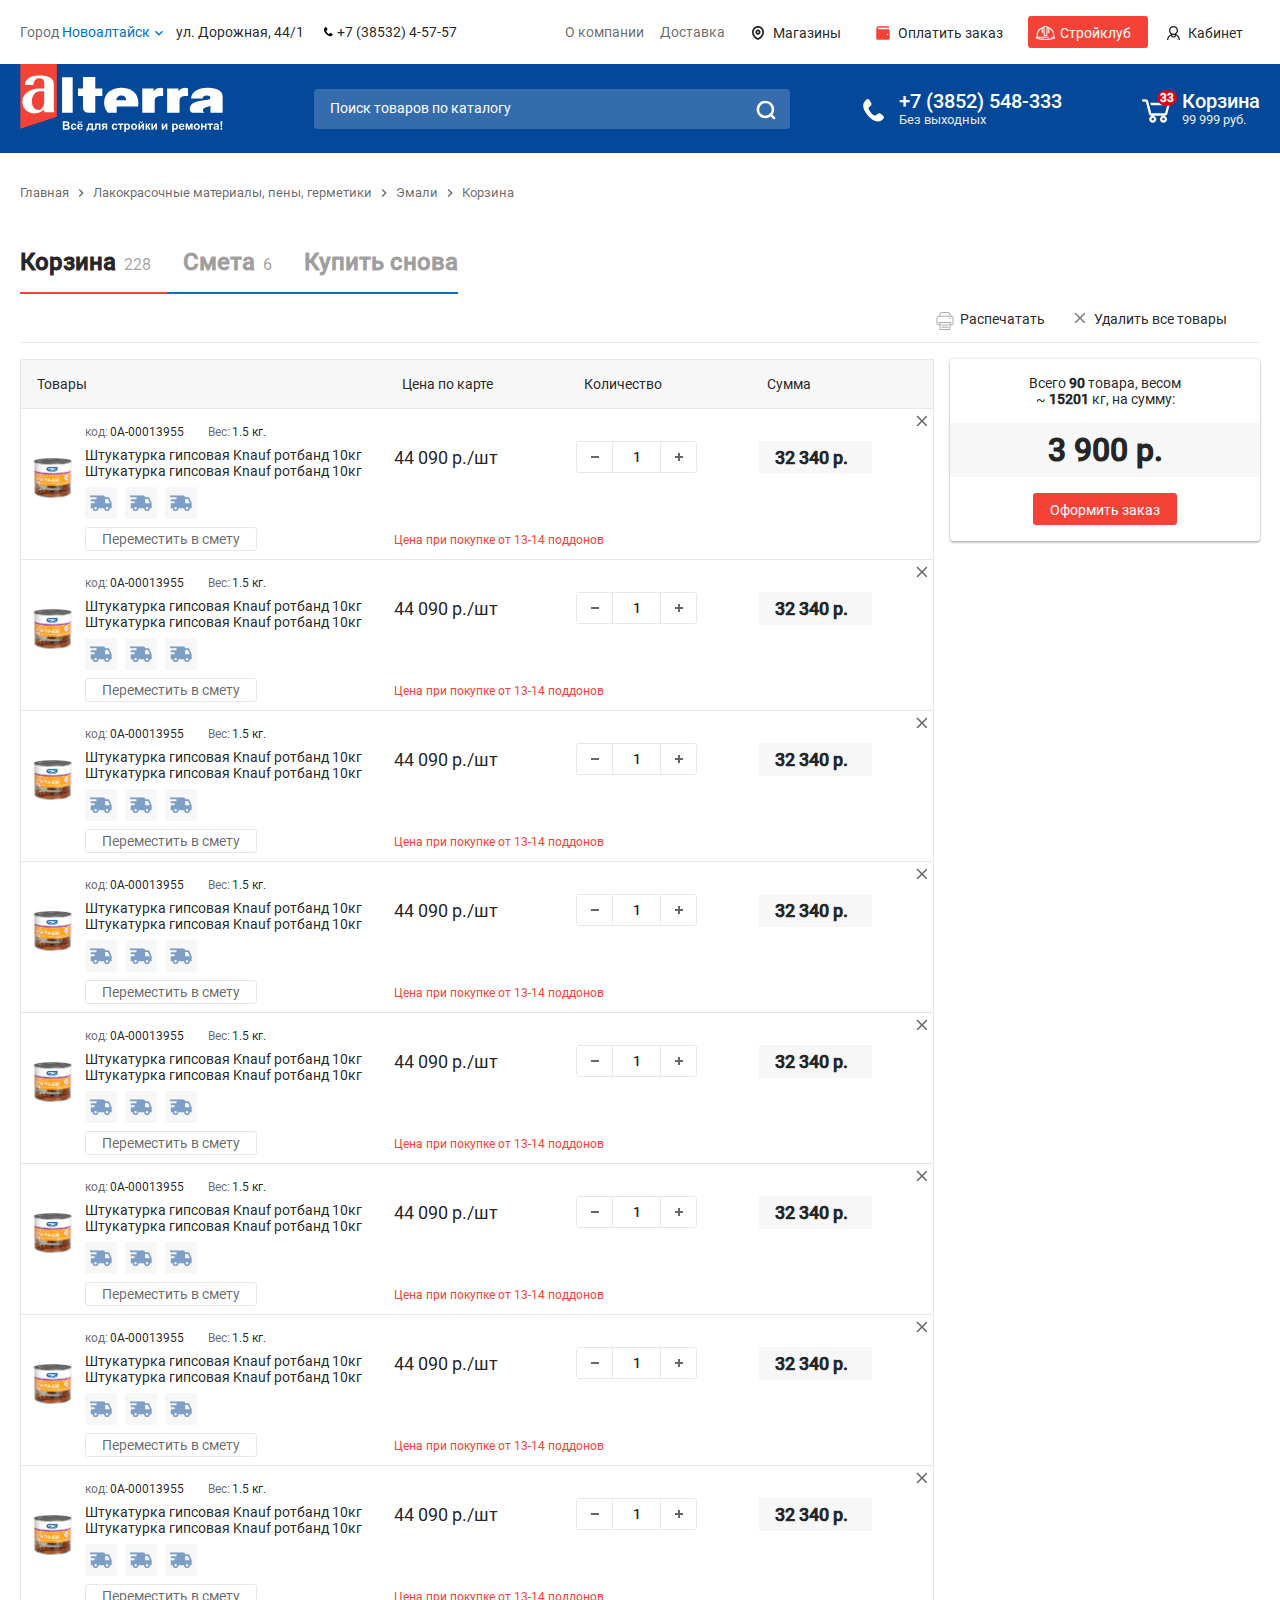
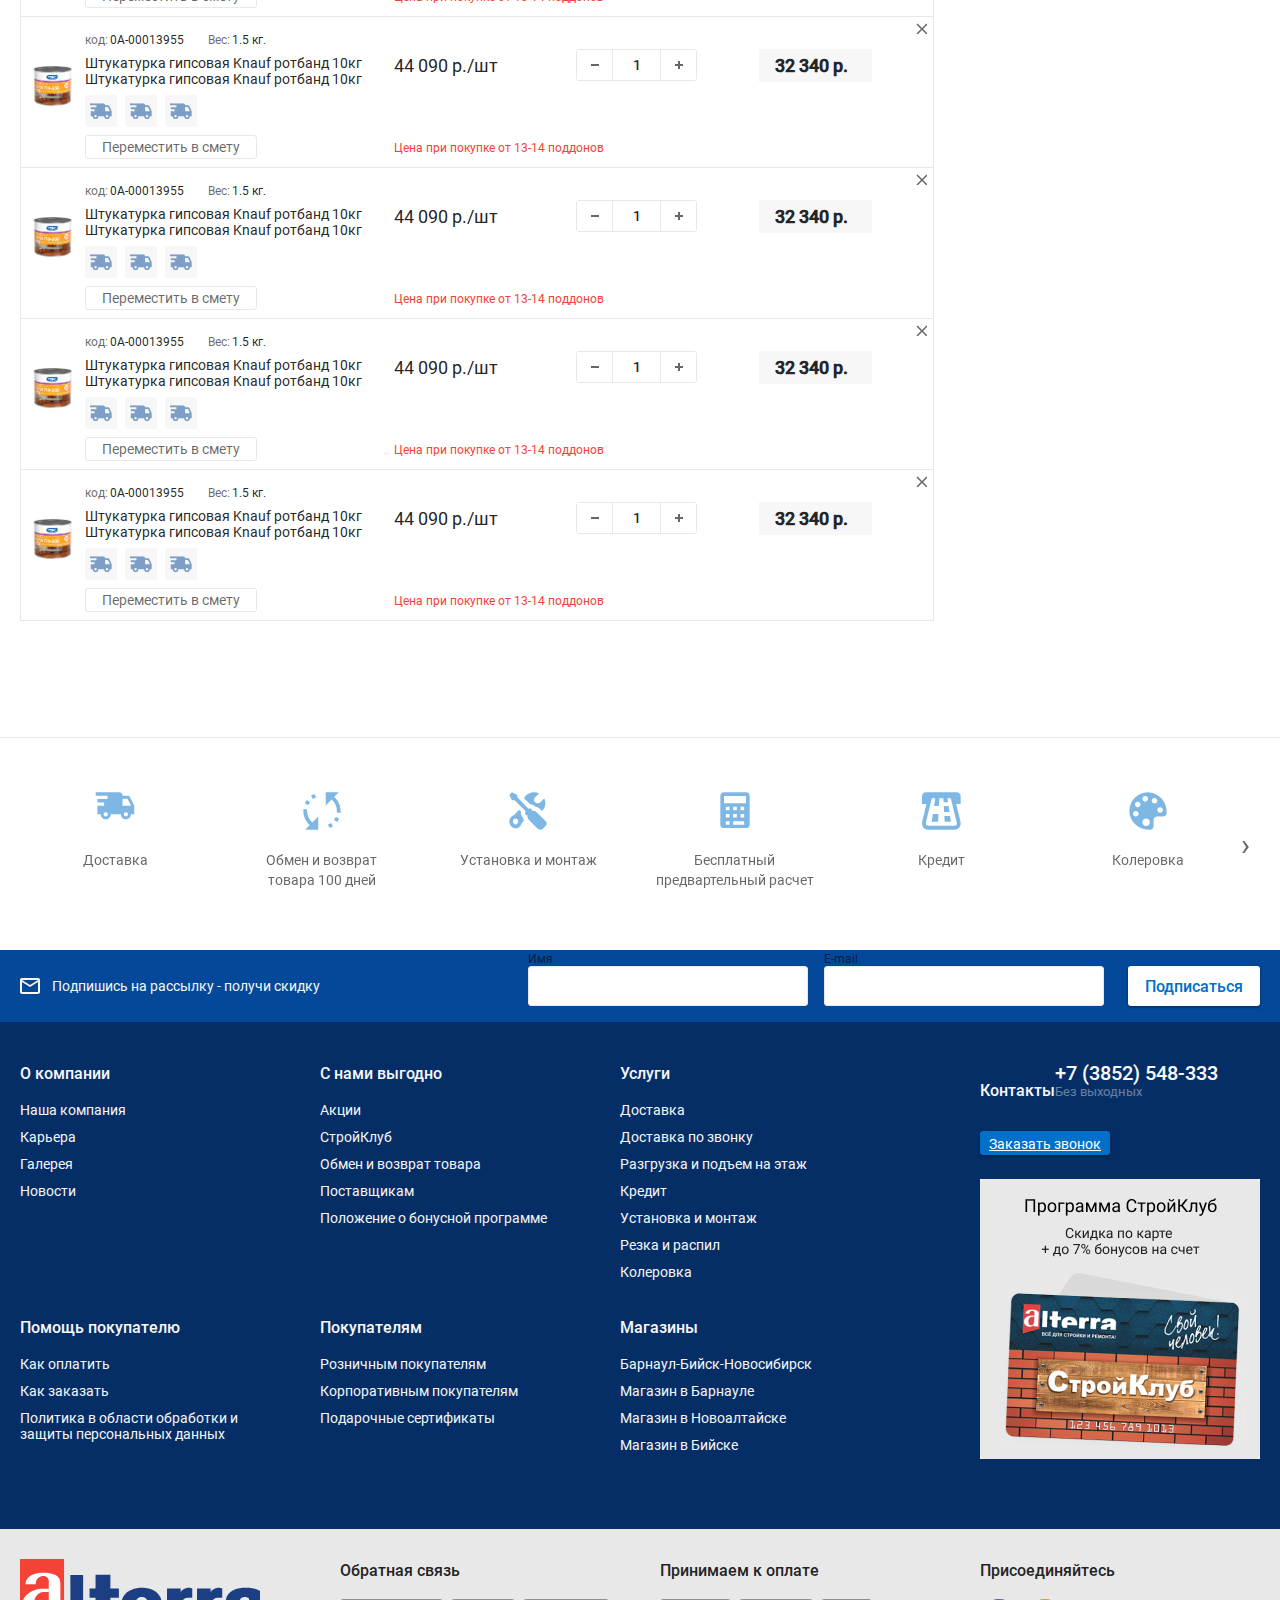
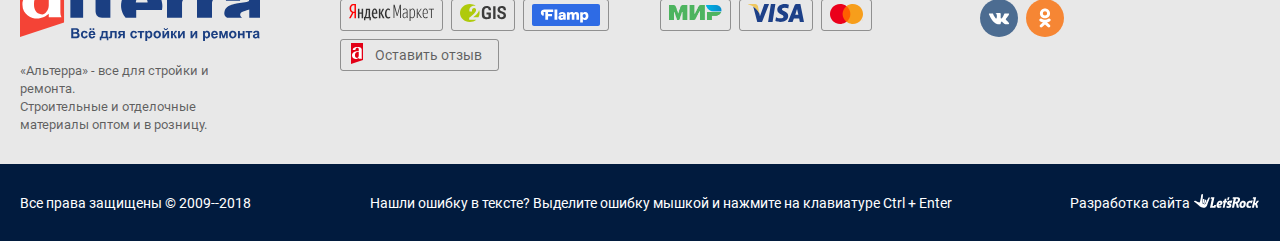
<file: cart.html>
<!DOCTYPE html>
<html>
  <meta charset="UTF-8"/>
  <title>Альтерра</title>
  <link rel="stylesheet" href="css/style.css"/>
  <link rel="icon" type="image/x-icon" href="img/favicon.ico"/>
  <meta name="viewport" content="width=device-width, initial-scale=1, maximum-scale=1"/>
  <body class="page">
    <svg style="display:none;"><symbol id="alterra-logotype" width="203" height="68" viewBox="0 0 244 82" xmlns="http://www.w3.org/2000/svg">
<path fill-rule="evenodd" clip-rule="evenodd" d="M44.0473 63.5224V0H0V77.9552L44.0473 63.5224Z" fill="#F44336"/>
<path fill-rule="evenodd" clip-rule="evenodd" d="M28.7544 33.0023C28.7544 33.0023 26.8313 33.0023 23.1226 33.0023C19.4138 33.0023 13.9651 36.7253 13.9651 45.5505C13.9651 52.7668 18.2233 55.4327 22.4358 55.4327C24.8167 55.4327 28.7544 51.296 28.7544 46.3778V33.0023ZM41.4375 58.1446H28.7544V54.7892C26.6024 56.7657 22.0695 59.5695 16.9871 59.5695C11.9505 59.5695 2.42676 55.9843 2.42676 45.4126C2.42676 34.8868 14.6062 29.6469 21.6574 29.6469C28.7086 29.6469 28.7544 29.6469 28.7544 29.6469C28.7544 25.7859 28.7544 24.8666 28.7544 22.1547C28.7544 19.4888 26.8313 17.0987 23.3973 17.0987C19.9175 17.0987 15.705 19.3969 15.705 25.2803H5.58607C5.58607 21.3733 8.24173 13.7892 23.4889 13.7892C38.7818 13.7892 40.3843 20.6839 40.3843 23.7635C40.3843 26.889 40.3843 52.3991 40.3843 53.87C40.3843 56.398 41.4375 58.1446 41.4375 58.1446Z" fill="white"/>
<path fill-rule="evenodd" clip-rule="evenodd" d="M121.748 43.574H115.841V43.0224L115.933 42.5168L116.025 42.0572L116.162 41.5975L116.299 41.1379L116.528 40.7702L116.757 40.3565L117.032 40.0347L117.352 39.713L117.627 39.3912L117.993 39.1614L118.36 38.8856L118.726 38.7018L119.092 38.5179L119.55 38.3341L119.962 38.1962L120.374 38.1042L120.832 38.0123L121.244 37.9664L121.702 37.9204H121.748L122.114 37.9664L122.572 38.0123L122.984 38.0583L123.442 38.1502L123.854 38.2881L124.266 38.426L124.633 38.6099L124.999 38.7937L125.411 39.0695L125.731 39.2993L126.052 39.6211L126.327 39.9428L126.647 40.3105L126.876 40.6782L127.059 41.0919L127.242 41.5056L127.38 42.0112L127.517 42.4708L127.563 43.0224L127.609 43.574H121.748ZM63.1403 15.9036H50.3657V58.8341H63.1403V15.9036ZM243.908 38.1502L243.817 37.7365L243.725 37.2769L243.588 36.9092L243.496 36.4955L243.359 36.1278L243.221 35.7601L243.038 35.3924L242.901 35.0706L242.718 34.7489L242.535 34.4271L242.306 34.1054L242.077 33.8296L241.848 33.5998L241.573 33.324L241.344 33.0482L241.069 32.8184L240.795 32.5886L240.52 32.3587L240.199 32.1749L239.925 31.9451L239.604 31.7612L239.284 31.5773L238.963 31.3475L238.643 31.2096L238.276 31.0258L237.91 30.8879L237.59 30.704L237.223 30.5661L236.857 30.4282L236.491 30.2903L236.124 30.1525L235.712 30.0146L235.3 29.9226L234.934 29.8307L234.522 29.6928L234.11 29.6009L233.698 29.509L233.286 29.417L232.874 29.3251L232.416 29.2791L231.958 29.1872L231.546 29.1412L231.088 29.0493L230.676 29.0033L230.218 28.9114L229.76 28.8655L229.256 28.8195H228.798L228.341 28.7735H227.883L227.471 28.7276H227.013H226.509H226.005H225.502H224.998H224.494H223.991L223.533 28.7735L223.029 28.8195L222.526 28.8655H222.022L221.564 28.9114L221.106 29.0033L220.694 29.0493L220.236 29.1412L219.824 29.1872L219.366 29.2791L218.954 29.3251L218.496 29.417L218.084 29.509L217.672 29.6009L217.306 29.7388L216.894 29.8307L216.527 29.9226L216.115 30.0605L215.749 30.1984L215.337 30.3363L214.971 30.4742L214.604 30.6121L214.284 30.75L213.918 30.9338L213.551 31.0717L213.231 31.2556L212.864 31.4394L212.59 31.6233L212.269 31.8072L211.949 31.991L211.628 32.1749L211.308 32.4047L211.033 32.6345L210.758 32.8184L210.438 33.0482L210.209 33.324L209.934 33.5538L209.659 33.7836L209.43 34.0134L209.156 34.2892L208.881 34.565L208.652 34.7948L208.423 35.1166L208.194 35.3924L208.011 35.6681L207.782 35.9899L207.599 36.3116L207.37 36.5874L207.187 36.9551L207.004 37.2769L206.866 37.5986L206.729 38.0123L206.546 38.3341L206.454 38.7477L206.317 39.1155L206.18 39.5291L206.134 39.9428L206.042 40.3565L205.996 40.6782L205.951 40.9081L205.905 41.6435H220.053V41L220.099 40.8161L220.19 40.5403L220.328 40.1726L220.511 39.8049L220.694 39.5291L220.969 39.2534L221.198 39.0235L221.518 38.7937L221.885 38.6558L222.205 38.5179L222.617 38.38L223.029 38.2421L223.441 38.1502L223.899 38.1042H224.357L224.861 38.0583L225.319 38.1042H225.822L226.234 38.1962L226.646 38.2881L227.059 38.38L227.425 38.5179L227.791 38.6558L228.112 38.8397L228.432 39.0695L228.661 39.2993L228.89 39.6211L229.027 39.9888L229.119 40.4025V40.8161V41.2758L228.982 41.6435L228.798 41.9652L228.524 42.1951L228.249 42.3789L227.883 42.5628L227.516 42.7007L227.15 42.8386L226.738 42.9305L226.326 43.0224L225.914 43.1143L225.456 43.2063L225.044 43.2522L223.258 43.528L221.472 43.8038L219.687 44.0336L217.947 44.3094L217.489 44.3554L217.077 44.4473L216.619 44.5392L216.207 44.5852L215.795 44.6771L215.337 44.769L214.925 44.861L214.513 44.9529L214.101 45.0448L213.734 45.1827L213.322 45.2747L212.91 45.3666L212.544 45.5045L212.132 45.6424L211.766 45.7343L211.399 45.8722L210.987 46.0101L210.621 46.148L210.255 46.2859L209.934 46.4697L209.568 46.6076L209.202 46.7455L208.881 46.9294L208.561 47.1132L208.24 47.2971L207.919 47.5269L207.599 47.7108L207.324 47.8946L207.05 48.1244L206.775 48.4002L206.5 48.63L206.271 48.9058L206.042 49.1816L205.813 49.4574L205.584 49.7332L205.401 50.0549L205.218 50.4226L205.081 50.7444L204.898 51.1121L204.806 51.4798L204.669 51.8935L204.577 52.3072L204.485 52.7208L204.394 53.1805L204.348 53.5942L204.302 54.0538V54.4675L204.348 54.8812L204.394 55.2948L204.485 55.6625L204.623 56.0762L204.76 56.398L204.943 56.7657L205.126 57.0874L205.355 57.3632L205.584 57.639L205.859 57.8688L206.134 58.0986L206.408 58.3285L206.729 58.5123L207.095 58.6502L207.507 58.7421L207.919 58.7881L208.377 58.8341H222.205L221.518 58.3744L221.381 58.2365L221.198 58.0067L221.015 57.7769L220.786 57.4551L220.603 57.1794L220.419 56.8116L220.282 56.398L220.19 55.9843V55.5706L220.282 55.1569L220.374 54.7433L220.511 54.4215L220.694 54.0998L220.969 53.824L221.198 53.5942L221.472 53.3184L221.793 53.1345L222.114 52.9507L222.434 52.7668L222.8 52.6289L223.167 52.491L224.723 51.9854L226.234 51.4798L226.601 51.3419L227.013 51.25L227.379 51.1121L227.791 50.9742L228.157 50.8363L228.432 50.7444L228.615 50.6984L228.844 50.6525L229.256 50.4226V58.8341H244V39.5751V39.1155L243.954 38.6099L243.908 38.1502ZM90.3837 15.8116H75.5487V29.463H69.5506V38.7018H75.5487V51.1581V51.5717V52.0314V52.4451L75.5945 52.8587L75.6403 53.2264L75.686 53.5942L75.7776 53.9619L75.8692 54.3296L75.9608 54.6513L76.0523 54.9731L76.1897 55.2948L76.3271 55.6166L76.5102 55.8924L76.6476 56.1681L76.8307 56.398L77.0139 56.6738L77.2428 56.8576L77.426 57.0874L77.6549 57.3172L77.8838 57.5471L78.1128 57.7309L78.3875 57.8688L78.6622 58.0527L79.0285 58.1446L79.349 58.2365L79.6695 58.3744L79.99 58.4664L80.4021 58.5123L80.7684 58.5583L81.1805 58.6042L81.5468 58.6502H81.9589L82.4168 58.6962H90.3837V38.7018H98.9002V29.463H90.3837V15.8116ZM171.61 29.2332L171.244 29.1412L170.923 29.0493L170.603 28.9574L170.237 28.9114L169.916 28.8655L169.55 28.8195L169.184 28.7735H168.817H168.497H168.13L167.81 28.8195L167.444 28.8655L167.123 28.9114L166.757 29.0033L166.482 29.0493L166.162 29.1412L165.841 29.2332L165.566 29.3251L165.292 29.417L164.971 29.509L164.696 29.6468L164.422 29.7847L164.147 29.9226L163.872 30.0605L163.597 30.2444L163.323 30.3823L163.094 30.5661L162.819 30.75L162.59 30.9338L162.315 31.1177L162.132 31.3475L161.903 31.5773L161.674 31.7612L161.445 31.991L161.262 32.2208L161.033 32.4507L160.85 32.7264L160.667 32.9563V29.463H147.023V58.8341H162.041V44.2634V43.8498L162.086 43.4361L162.132 43.0684L162.224 42.7466L162.315 42.3789L162.453 42.0572L162.59 41.7354L162.728 41.4596L162.865 41.1838L163.048 40.9081L163.277 40.6782L163.46 40.4484L163.689 40.2646L163.918 40.0347L164.147 39.8509L164.422 39.713L164.696 39.5291L164.971 39.3912L165.292 39.2534L165.612 39.1155L165.933 39.0235L166.299 38.9316L166.619 38.8397L167.032 38.7937L167.398 38.7477L167.81 38.7018H172.251V29.463L171.931 29.3251L171.61 29.2332ZM201.555 29.2332L201.235 29.1412L200.914 29.0493L200.548 28.9574L200.227 28.9114L199.861 28.8655L199.54 28.8195L199.174 28.7735H198.808H198.487H198.121L197.755 28.8195L197.434 28.8655L197.068 28.9114L196.747 29.0033L196.427 29.0493L196.106 29.1412L195.832 29.2332L195.511 29.3251L195.236 29.417L194.962 29.509L194.641 29.6468L194.366 29.7847L194.092 29.9226L193.817 30.0605L193.588 30.2444L193.313 30.3823L193.039 30.5661L192.764 30.75L192.535 30.9338L192.306 31.1177L192.077 31.3475L191.848 31.5773L191.619 31.7612L191.39 31.991L191.207 32.2208L191.024 32.4507L190.795 32.7264L190.612 32.9563L190.658 29.463H177.013V58.8341H191.986V44.2634V43.8498L192.031 43.4361L192.123 43.0684L192.214 42.7466L192.306 42.3789L192.398 42.0572L192.535 41.7354L192.672 41.4596L192.855 41.1838L193.039 40.9081L193.222 40.6782L193.405 40.4484L193.634 40.2646L193.863 40.0347L194.138 39.8509L194.412 39.713L194.641 39.5291L194.962 39.3912L195.236 39.2534L195.557 39.1155L195.877 39.0235L196.244 38.9316L196.61 38.8397L196.976 38.7937L197.388 38.7477L197.755 38.7018H202.242V29.463L201.876 29.3251L201.555 29.2332ZM142.306 46.3778V45.9641L142.261 45.5964V45.2287L142.169 44.815L142.123 44.4473L142.077 44.0336L141.986 43.6199L141.894 43.2522L141.849 42.7926L141.757 42.3789L141.665 42.0112L141.574 41.5975L141.436 41.1838L141.299 40.7702L141.162 40.4025L141.024 39.9888L140.887 39.5751L140.75 39.2074L140.567 38.7937L140.429 38.472L140.246 38.1042L140.063 37.7825L139.88 37.4148L139.697 37.093L139.468 36.7713L139.239 36.4495L139.056 36.1278L138.827 35.852L138.552 35.5303L138.323 35.2545L138.094 34.9327L137.819 34.6569L137.545 34.3812L137.27 34.1054L136.995 33.8296L136.72 33.5998L136.446 33.324L136.125 33.0942L135.805 32.8643L135.53 32.5886L135.209 32.3587L134.889 32.1749L134.523 31.9451L134.248 31.7612L133.882 31.5773L133.561 31.3475L133.195 31.1637L132.874 30.9798L132.508 30.8419L132.142 30.6581L131.821 30.5202L131.455 30.3823L131.089 30.2444L130.722 30.1065L130.356 29.9686L129.99 29.8767L129.578 29.7847L129.211 29.6928L128.845 29.6009L128.479 29.509L128.067 29.417L127.7 29.3711L127.288 29.2791L126.876 29.2332L126.464 29.1412L126.052 29.0493L125.64 29.0033L125.228 28.9574L124.816 28.9114L124.404 28.8655L123.992 28.8195L123.579 28.7735H123.122L122.755 28.7276H122.297H121.885H121.748H121.473H121.061H120.649L120.237 28.7735H119.825L119.413 28.8195L119.001 28.8655L118.543 28.9114L118.131 28.9574L117.719 29.0033L117.352 29.0493L116.94 29.1412L116.482 29.2332L116.116 29.3251L115.704 29.417L115.292 29.509L114.88 29.6009L114.468 29.7388L114.056 29.8307L113.644 29.9686L113.277 30.1065L112.865 30.2444L112.499 30.3823L112.087 30.5202L111.721 30.704L111.308 30.8879L110.942 31.0717L110.53 31.2096L110.164 31.4394L109.798 31.6233L109.431 31.8072L109.065 31.991L108.699 32.2208L108.332 32.4507L107.966 32.6345L107.646 32.8643L107.279 33.0942L106.959 33.3699L106.638 33.5998L106.363 33.8755L106.089 34.1054L105.814 34.3812L105.539 34.6569L105.31 34.9327L105.036 35.2545L104.807 35.5303L104.532 35.852L104.349 36.1278L104.074 36.4495L103.891 36.7713L103.662 37.093L103.479 37.4148L103.296 37.7825L103.113 38.1042L102.929 38.472L102.746 38.7937L102.609 39.1614L102.426 39.4832L102.288 39.8509L102.151 40.2186L102.014 40.5403L101.922 40.9081L101.785 41.2758L101.693 41.6435L101.602 42.0112L101.51 42.3789L101.418 42.7466L101.373 43.1603L101.327 43.528L101.235 43.9417L101.19 44.3094L101.144 44.7231V45.0908L101.098 45.5045L101.052 45.8722V46.2859V46.6536V47.0673V47.4809L101.098 47.8486L101.144 48.2623V48.63L101.235 49.0437L101.281 49.4114L101.327 49.8251L101.418 50.2388L101.464 50.6065L101.602 50.9742L101.693 51.3419L101.785 51.7556L101.922 52.1233L102.014 52.491L102.151 52.8587L102.288 53.2264L102.426 53.5942L102.609 53.9619L102.746 54.3296L102.929 54.6973L103.113 55.019L103.296 55.3868L103.479 55.7085L103.662 56.0762L103.891 56.398L104.074 56.7657L104.349 57.0415L104.532 57.3632L104.807 57.685L105.036 58.0067L105.265 58.3285L105.539 58.6502H116.208V51.1121H121.748H141.894L141.986 50.6984L142.077 50.3307L142.123 49.963L142.169 49.5493L142.215 49.1356L142.261 48.7679L142.306 48.3542V47.9865L142.352 47.5729V47.1592V46.7915L142.306 46.3778Z" fill="#FFFFFF"/>
<path fill-rule="evenodd" clip-rule="evenodd" d="M241.482 79.2421V77.3116H243.405V79.2421H241.482ZM241.894 76.6222L241.39 71.4742V69.13H243.496V71.4742L242.993 76.6222H241.894ZM237.361 75.7489C237.132 75.7948 236.72 75.8867 236.216 76.0246C235.667 76.1166 235.346 76.2545 235.163 76.3464C234.934 76.5303 234.797 76.7601 234.797 77.0359C234.797 77.3116 234.888 77.5415 235.071 77.7253C235.3 77.9092 235.529 78.0471 235.85 78.0471C236.216 78.0471 236.537 77.9092 236.857 77.6794C237.086 77.4955 237.223 77.3116 237.315 77.0359C237.361 76.898 237.361 76.5762 237.361 76.1166V75.7489ZM234.797 74.1861L233.057 73.8643C233.24 73.1289 233.606 72.6233 234.064 72.2556C234.568 71.8879 235.255 71.75 236.216 71.75C237.086 71.75 237.681 71.8419 238.139 72.0717C238.551 72.2556 238.826 72.5314 239.009 72.8531C239.192 73.1289 239.284 73.7264 239.284 74.5538L239.238 76.806C239.238 77.4495 239.284 77.9092 239.33 78.2309C239.375 78.5527 239.513 78.8744 239.696 79.2421H237.773C237.727 79.1042 237.636 78.9204 237.59 78.6446C237.544 78.5527 237.544 78.4607 237.498 78.4148C237.178 78.7825 236.811 79.0123 236.491 79.1502C236.079 79.3341 235.712 79.426 235.255 79.426C234.522 79.426 233.927 79.1962 233.515 78.7825C233.103 78.3688 232.874 77.8632 232.874 77.2197C232.874 76.852 232.965 76.4383 233.148 76.1166C233.332 75.8408 233.606 75.565 233.973 75.3811C234.339 75.1973 234.843 75.0594 235.529 74.9675C236.399 74.7836 237.04 74.5998 237.361 74.4619V74.278C237.361 73.9103 237.269 73.6345 237.086 73.4507C236.903 73.3128 236.582 73.2208 236.079 73.2208C235.712 73.2208 235.438 73.3128 235.255 73.4507C235.071 73.5885 234.934 73.8184 234.797 74.1861ZM225.639 71.8879H232.233V73.4507H229.898V79.2421H227.974V73.4507H225.639V71.8879ZM217.947 71.8879H219.87V74.5998H222.663V71.8879H224.586V79.2421H222.663V76.1625H219.87V79.2421H217.947V71.8879ZM210.987 75.565C210.987 76.3004 211.171 76.852 211.537 77.2197C211.857 77.6334 212.269 77.8172 212.773 77.8172C213.277 77.8172 213.689 77.6334 214.055 77.2197C214.376 76.852 214.559 76.3004 214.559 75.565C214.559 74.8296 214.376 74.278 214.055 73.9103C213.689 73.5426 213.277 73.3128 212.773 73.3128C212.269 73.3128 211.857 73.5426 211.537 73.9103C211.171 74.278 210.987 74.8755 210.987 75.565ZM209.019 75.4731C209.019 74.8296 209.202 74.232 209.476 73.5885C209.843 72.991 210.255 72.5314 210.85 72.2556C211.399 71.8879 212.086 71.75 212.773 71.75C213.872 71.75 214.788 72.1177 215.475 72.8531C216.161 73.5426 216.528 74.4619 216.528 75.565C216.528 76.6681 216.161 77.5874 215.475 78.3228C214.742 79.0583 213.872 79.426 212.773 79.426C212.132 79.426 211.491 79.2421 210.896 78.9663C210.255 78.6446 209.843 78.185 209.476 77.5874C209.202 77.0359 209.019 76.3004 209.019 75.4731ZM199.357 71.8879H201.738L203.524 76.9899L205.356 71.8879H207.736V79.2421H206.088V74.4159L204.348 79.2421H202.7L201.006 74.4159V79.2421H199.357V71.8879ZM196.015 74.9675C195.969 74.3699 195.832 73.9563 195.557 73.6805C195.282 73.4047 194.962 73.2208 194.596 73.2208C194.138 73.2208 193.817 73.4047 193.542 73.6805C193.268 74.0022 193.13 74.4159 193.13 74.9675H196.015ZM195.878 76.898L197.801 77.2197C197.572 77.9092 197.16 78.4607 196.656 78.8744C196.107 79.1962 195.466 79.426 194.641 79.426C193.359 79.426 192.444 79.0123 191.848 78.139C191.345 77.4955 191.116 76.6222 191.116 75.6569C191.116 74.4159 191.436 73.4507 192.077 72.7612C192.673 72.0717 193.497 71.75 194.458 71.75C195.511 71.75 196.381 72.1177 197.022 72.8531C197.618 73.5426 197.938 74.6457 197.892 76.1166H193.085C193.085 76.7141 193.268 77.1278 193.542 77.4955C193.863 77.7713 194.229 77.9551 194.641 77.9551C194.962 77.9551 195.191 77.8632 195.42 77.6794C195.649 77.5415 195.786 77.2657 195.878 76.898ZM184.934 75.4731C184.934 76.2545 185.118 76.852 185.438 77.2657C185.759 77.6794 186.171 77.8632 186.629 77.8632C187.086 77.8632 187.453 77.6794 187.727 77.3116C188.048 76.9439 188.185 76.3464 188.185 75.565C188.185 74.7836 188.002 74.1861 187.727 73.8184C187.407 73.4507 187.041 73.2668 186.583 73.2668C186.125 73.2668 185.713 73.4507 185.438 73.8184C185.118 74.1861 184.934 74.7376 184.934 75.4731ZM183.057 71.8879H184.843V72.991C185.072 72.6233 185.392 72.3475 185.804 72.0717C186.217 71.8419 186.629 71.75 187.132 71.75C187.956 71.75 188.689 72.0717 189.284 72.7612C189.879 73.4047 190.154 74.324 190.154 75.519C190.154 76.7601 189.879 77.7253 189.284 78.3688C188.689 79.0583 187.956 79.426 187.132 79.426C186.72 79.426 186.354 79.3341 185.988 79.1502C185.667 79.0123 185.347 78.7365 184.98 78.3228V82H183.057V71.8879ZM170.557 71.8879H172.389V76.4843L175.365 71.8879H177.242V79.2421H175.411V74.5538L172.389 79.2421H170.557V71.8879ZM158.057 71.8879H159.889V76.4843L162.865 71.8879H164.742V79.2421H162.911V74.5538L159.889 79.2421H158.057V71.8879ZM151.006 71.8879H152.929V74.8755C153.25 74.8755 153.479 74.7836 153.616 74.5998C153.753 74.4159 153.891 74.0941 154.074 73.5426C154.303 72.8531 154.578 72.3935 154.898 72.1637C155.173 71.9798 155.585 71.8419 156.043 71.8419C156.18 71.8419 156.455 71.8879 156.821 71.8879V73.1749C156.317 73.1749 155.951 73.2208 155.86 73.3128C155.722 73.4047 155.539 73.7264 155.356 74.232C155.173 74.8755 154.852 75.2892 154.394 75.4731C155.035 75.6569 155.539 76.1625 155.951 77.0359C155.951 77.1278 155.997 77.1278 156.043 77.2197L157.096 79.2421H155.035L154.074 77.0818C153.891 76.6681 153.708 76.3924 153.57 76.2545C153.433 76.1625 153.204 76.0706 152.929 76.0706V79.2421H151.006V71.8879ZM147.023 68.9462H147.938C147.893 69.5897 147.664 70.0953 147.297 70.417C146.885 70.7847 146.427 70.9686 145.832 70.9686C145.191 70.9686 144.688 70.7847 144.321 70.417C143.955 70.0953 143.726 69.5897 143.68 68.9462H144.596C144.642 69.2679 144.779 69.5437 144.962 69.6816C145.145 69.8655 145.42 69.9574 145.832 69.9574C146.153 69.9574 146.473 69.8655 146.656 69.6816C146.84 69.5437 146.977 69.2679 147.023 68.9462ZM142.444 71.8879H144.275V76.4843L147.206 71.8879H149.129V79.2421H147.252V74.5538L144.275 79.2421H142.444V71.8879ZM135.438 75.565C135.438 76.3004 135.622 76.852 135.942 77.2197C136.308 77.6334 136.721 77.8172 137.224 77.8172C137.728 77.8172 138.14 77.6334 138.46 77.2197C138.827 76.852 138.964 76.3004 138.964 75.565C138.964 74.8296 138.827 74.278 138.46 73.9103C138.14 73.5426 137.728 73.3128 137.224 73.3128C136.721 73.3128 136.308 73.5426 135.942 73.9103C135.622 74.278 135.438 74.8755 135.438 75.565ZM133.47 75.4731C133.47 74.8296 133.607 74.232 133.928 73.5885C134.248 72.991 134.706 72.5314 135.255 72.2556C135.851 71.8879 136.492 71.75 137.224 71.75C138.323 71.75 139.193 72.1177 139.926 72.8531C140.612 73.5426 140.979 74.4619 140.979 75.565C140.979 76.6681 140.612 77.5874 139.926 78.3228C139.193 79.0583 138.277 79.426 137.224 79.426C136.537 79.426 135.942 79.2421 135.301 78.9663C134.706 78.6446 134.248 78.185 133.928 77.5874C133.607 77.0359 133.47 76.3004 133.47 75.4731ZM127.197 75.4731C127.197 76.2545 127.334 76.852 127.7 77.2657C128.021 77.6794 128.387 77.8632 128.845 77.8632C129.303 77.8632 129.669 77.6794 129.944 77.3116C130.265 76.9439 130.402 76.3464 130.402 75.565C130.402 74.7836 130.265 74.1861 129.944 73.8184C129.669 73.4507 129.257 73.2668 128.799 73.2668C128.341 73.2668 127.975 73.4507 127.655 73.8184C127.334 74.1861 127.197 74.7376 127.197 75.4731ZM125.32 71.8879H127.105V72.991C127.334 72.6233 127.655 72.3475 128.021 72.0717C128.433 71.8419 128.891 71.75 129.349 71.75C130.219 71.75 130.906 72.0717 131.501 72.7612C132.096 73.4047 132.371 74.324 132.371 75.519C132.371 76.7601 132.096 77.7253 131.501 78.3688C130.906 79.0583 130.173 79.426 129.349 79.426C128.937 79.426 128.57 79.3341 128.25 79.1502C127.929 79.0123 127.563 78.7365 127.197 78.3228V82H125.32V71.8879ZM117.627 71.8879H124.221V73.4507H121.885V79.2421H119.962V73.4507H117.627V71.8879ZM117.032 74.0941L115.155 74.4159C115.063 74.0482 114.926 73.7724 114.697 73.5426C114.468 73.3587 114.193 73.2668 113.827 73.2668C113.369 73.2668 112.957 73.4507 112.682 73.7724C112.408 74.0941 112.27 74.6457 112.27 75.4271C112.27 76.3004 112.408 76.9439 112.682 77.2657C112.957 77.6334 113.369 77.8172 113.873 77.8172C114.239 77.8172 114.514 77.7253 114.743 77.4955C114.972 77.3116 115.155 76.9439 115.246 76.4383L117.124 76.7601C116.94 77.6334 116.574 78.2769 115.979 78.7365C115.475 79.1962 114.697 79.426 113.781 79.426C112.682 79.426 111.858 79.0583 111.217 78.3688C110.576 77.7253 110.256 76.7601 110.256 75.565C110.256 74.3699 110.576 73.4507 111.217 72.7612C111.858 72.0717 112.728 71.75 113.827 71.75C114.697 71.75 115.384 71.9338 115.887 72.3475C116.437 72.7152 116.803 73.3128 117.032 74.0941ZM102.93 73.1289H101.556C101.052 73.1289 100.686 73.2208 100.503 73.3587C100.274 73.4966 100.182 73.7264 100.182 74.0941C100.182 74.4159 100.274 74.6917 100.549 74.8296C100.778 74.9675 101.144 75.0594 101.693 75.0594H102.93V73.1289ZM104.853 71.8879V79.2421H102.93V76.1625H102.792C102.334 76.1625 102.06 76.2545 101.831 76.3464C101.648 76.4383 101.419 76.7141 101.19 77.0359L101.098 77.1737L99.8161 79.2421H97.5725L98.9461 77.0818C99.3582 76.4843 99.6787 76.1625 99.9992 76.0706C99.4955 76.0246 99.0377 75.8408 98.7172 75.4271C98.3509 75.0594 98.1677 74.5998 98.1677 74.0022C98.1677 73.4966 98.3051 73.1289 98.534 72.7612C98.763 72.4394 99.0377 72.2096 99.404 72.0717C99.7703 71.9798 100.366 71.8879 101.052 71.8879H104.853ZM90.2465 71.8879H96.6567V79.2421H94.7337V73.4507H92.1238V76.7601C92.1238 77.5874 92.0322 78.185 91.8491 78.5067C91.6659 78.8744 91.437 79.1042 91.2081 79.1962C90.9791 79.2881 90.6128 79.3341 90.0634 79.3341C89.7887 79.3341 89.3766 79.2881 88.8729 79.2421V77.8172C88.9187 77.8172 89.0103 77.8172 89.1934 77.8172C89.3766 77.8172 89.5597 77.8172 89.6513 77.8172C89.926 77.8172 90.0634 77.7253 90.155 77.5874C90.2007 77.4036 90.2465 76.9439 90.2465 76.1625V71.8879ZM85.7136 77.6334V73.4966H83.3785C83.2869 75.519 82.9664 76.898 82.4169 77.6334H85.7136ZM86.8125 79.2421H81.318V81.1267H79.7613V77.6334H80.5396C80.8602 77.2657 81.1349 76.7141 81.3638 75.9327C81.5928 75.1513 81.6843 73.8184 81.7301 71.8879H87.5909V77.6334H88.3693V81.1267H86.8125V79.2421ZM72.6185 70.9686V69.2679H74.2668V70.9686H72.6185ZM69.6423 70.9686V69.2679H71.3364V70.9686H69.6423ZM73.4426 74.9675C73.4426 74.3699 73.3053 73.9563 73.0305 73.6805C72.7558 73.4047 72.4353 73.2208 72.0232 73.2208C71.6111 73.2208 71.2448 73.4047 70.9701 73.6805C70.6954 74.0022 70.558 74.4159 70.558 74.9675H73.4426ZM73.3511 76.898L75.2741 77.2197C74.9994 77.9092 74.6331 78.4607 74.0837 78.8744C73.5342 79.1962 72.8932 79.426 72.069 79.426C70.8328 79.426 69.917 79.0123 69.276 78.139C68.8181 77.4955 68.5892 76.6222 68.5892 75.6569C68.5892 74.4159 68.8639 73.4507 69.5049 72.7612C70.146 72.0717 70.9243 71.75 71.8859 71.75C72.9848 71.75 73.8089 72.1177 74.45 72.8531C75.091 73.5426 75.3657 74.6457 75.3657 76.1166H70.558C70.558 76.7141 70.6954 77.1278 71.0159 77.4955C71.2906 77.7713 71.6569 77.9551 72.1148 77.9551C72.4353 77.9551 72.6643 77.8632 72.8474 77.6794C73.0763 77.5415 73.2137 77.2657 73.3511 76.898ZM67.6734 74.0941L65.7504 74.4159C65.7046 74.0482 65.5672 73.7724 65.3383 73.5426C65.1094 73.3587 64.8346 73.2668 64.4683 73.2668C63.9647 73.2668 63.5984 73.4507 63.3237 73.7724C63.0489 74.0941 62.8658 74.6457 62.8658 75.4271C62.8658 76.3004 63.0489 76.9439 63.3237 77.2657C63.5984 77.6334 64.0105 77.8172 64.4683 77.8172C64.8346 77.8172 65.1551 77.7253 65.3841 77.4955C65.613 77.3116 65.7962 76.9439 65.8877 76.4383L67.765 76.7601C67.5819 77.6334 67.2156 78.2769 66.6203 78.7365C66.0709 79.1962 65.3383 79.426 64.3768 79.426C63.3237 79.426 62.4995 79.0583 61.8585 78.3688C61.2175 77.7253 60.8969 76.7601 60.8969 75.565C60.8969 74.3699 61.2175 73.4507 61.8585 72.7612C62.4995 72.0717 63.3694 71.75 64.4226 71.75C65.2925 71.75 66.0251 71.9338 66.5288 72.3475C67.0782 72.7152 67.4445 73.3128 67.6734 74.0941ZM53.2505 74.8296V77.4955H55.1278C55.8603 77.4955 56.3182 77.4955 56.5472 77.4495C56.8219 77.4036 57.0508 77.2657 57.2797 77.0359C57.4629 76.852 57.5545 76.5302 57.5545 76.1625C57.5545 75.8867 57.4629 75.611 57.3255 75.4271C57.1882 75.1973 56.9592 75.0594 56.6845 74.9675C56.4098 74.8755 55.8146 74.8296 54.8988 74.8296H53.2505ZM53.2505 70.7847V73.1289H54.5783C55.3567 73.1289 55.8603 73.1289 56.0435 73.0829C56.4098 73.037 56.6845 72.945 56.8677 72.7612C57.0508 72.5314 57.1424 72.3015 57.1424 71.9338C57.1424 71.6581 57.0966 71.3823 56.9135 71.1984C56.7303 71.0145 56.5014 70.8767 56.1351 70.8307C55.9519 70.8307 55.3567 70.7847 54.4409 70.7847H53.2505ZM51.2358 69.13H55.2651C56.0435 69.13 56.6387 69.176 57.005 69.222C57.4171 69.2679 57.7834 69.4518 58.0581 69.6356C58.3786 69.8654 58.6076 70.1412 58.8365 70.463C59.0655 70.8307 59.157 71.1984 59.157 71.658C59.157 72.1177 59.0197 72.5773 58.7449 72.945C58.516 73.3587 58.1955 73.6345 57.7376 73.8643C58.3329 74.0482 58.7907 74.324 59.157 74.7836C59.4775 75.1973 59.6149 75.7029 59.6149 76.3004C59.6149 76.7601 59.5233 77.1737 59.3402 77.6334C59.1112 78.0471 58.7907 78.4148 58.4702 78.6906C58.0581 78.9204 57.646 79.1042 57.0966 79.1502C56.7303 79.1962 55.9519 79.1962 54.6241 79.2421H51.2358V69.13Z" fill="#FFFFFF"/>
</symbol>
<symbol id="alterra-logotype-mobile" width="92" height="27" viewBox="0 0 92 27" fill="none" xmlns="http://www.w3.org/2000/svg">
<path fill-rule="evenodd" clip-rule="evenodd" d="M16.608 21.9885V0H0V26.9845L16.608 21.9885Z" fill="#F44336"/>
<path fill-rule="evenodd" clip-rule="evenodd" d="M10.8419 11.4238C10.8419 11.4238 10.1168 11.4238 8.71838 11.4238C7.31999 11.4238 5.26557 12.7126 5.26557 15.7675C5.26557 18.2654 6.87113 19.1882 8.45942 19.1882C9.35715 19.1882 10.8419 17.7563 10.8419 16.0539V11.4238ZM15.624 20.127H10.8419V18.9655C10.0304 19.6497 8.32131 20.6202 6.405 20.6202C4.50596 20.6202 0.915039 19.3792 0.915039 15.7197C0.915039 12.0762 5.50727 10.2624 8.16593 10.2624C10.8246 10.2624 10.8419 10.2624 10.8419 10.2624C10.8419 8.92588 10.8419 8.60766 10.8419 7.66893C10.8419 6.74612 10.1168 5.91876 8.82196 5.91876C7.5099 5.91876 5.92161 6.71429 5.92161 8.75086H2.10626C2.10626 7.39845 3.10757 4.77319 8.85649 4.77319C14.6227 4.77319 15.2269 7.15979 15.2269 8.22581C15.2269 9.30773 15.2269 18.1381 15.2269 18.6473C15.2269 19.5224 15.624 20.127 15.624 20.127Z" fill="white"/>
<path fill-rule="evenodd" clip-rule="evenodd" d="M45.9053 15.0833H43.6783V14.8924L43.7128 14.7174L43.7473 14.5583L43.7991 14.3991L43.8509 14.24L43.9372 14.1128L44.0236 13.9696L44.1271 13.8582L44.248 13.7468L44.3516 13.6354L44.4897 13.5559L44.6278 13.4604L44.7659 13.3968L44.904 13.3331L45.0767 13.2695L45.232 13.2218L45.3874 13.1899L45.5601 13.1581L45.7154 13.1422L45.8881 13.1263H45.9053L46.0435 13.1422L46.2161 13.1581L46.3715 13.174L46.5441 13.2058L46.6995 13.2536L46.8549 13.3013L46.993 13.365L47.1311 13.4286L47.2865 13.5241L47.4073 13.6036L47.5282 13.715L47.6317 13.8264L47.7526 13.9536L47.8389 14.0809L47.908 14.2241L47.977 14.3673L48.0288 14.5423L48.0806 14.7014L48.0979 14.8924L48.1151 15.0833H45.9053ZM23.8074 5.50509H18.9907V20.3656H23.8074V5.50509ZM91.9658 13.2058L91.9312 13.0627L91.8967 12.9035L91.8449 12.7763L91.8104 12.6331L91.7586 12.5058L91.7068 12.3785L91.6377 12.2512L91.5859 12.1398L91.5169 12.0285L91.4478 11.9171L91.3615 11.8057L91.2752 11.7102L91.1889 11.6307L91.0853 11.5352L90.999 11.4398L90.8954 11.3602L90.7918 11.2807L90.6882 11.2011L90.5674 11.1375L90.4638 11.0579L90.3429 10.9943L90.2221 10.9306L90.1012 10.8511L89.9804 10.8033L89.8423 10.7397L89.7042 10.692L89.5833 10.6283L89.4452 10.5806L89.3071 10.5329L89.169 10.4851L89.0309 10.4374L88.8755 10.3897L88.7201 10.3578L88.582 10.326L88.4266 10.2783L88.2713 10.2465L88.1159 10.2146L87.9605 10.1828L87.8051 10.151L87.6325 10.1351L87.4598 10.1033L87.3045 10.0874L87.1318 10.0555L86.9764 10.0396L86.8038 10.0078L86.6312 9.99189L86.4413 9.97598H86.2686L86.096 9.96007H85.9233L85.768 9.94416H85.5953H85.4054H85.2155H85.0256H84.8357H84.6458H84.4559L84.2833 9.96007L84.0934 9.97598L83.9035 9.99189H83.7136L83.5409 10.0078L83.3683 10.0396L83.2129 10.0555L83.0403 10.0874L82.8849 10.1033L82.7122 10.1351L82.5569 10.151L82.3842 10.1828L82.2288 10.2146L82.0735 10.2465L81.9354 10.2942L81.78 10.326L81.6419 10.3578L81.4865 10.4056L81.3484 10.4533L81.193 10.501L81.0549 10.5488L80.9168 10.5965L80.7959 10.6442L80.6578 10.7079L80.5197 10.7556L80.3989 10.8192L80.2607 10.8829L80.1572 10.9465L80.0363 11.0102L79.9155 11.0738L79.7946 11.1375L79.6738 11.217L79.5702 11.2966L79.4666 11.3602L79.3458 11.4398L79.2594 11.5352L79.1558 11.6148L79.0523 11.6943L78.9659 11.7739L78.8624 11.8694L78.7588 11.9648L78.6725 12.0444L78.5861 12.1557L78.4998 12.2512L78.4308 12.3467L78.3444 12.458L78.2754 12.5694L78.1891 12.6649L78.12 12.7922L78.051 12.9035L77.9992 13.0149L77.9474 13.1581L77.8783 13.2695L77.8438 13.4127L77.792 13.54L77.7402 13.6832L77.7229 13.8264L77.6884 13.9696L77.6711 14.0809L77.6539 14.1605L77.6366 14.4151H82.9712V14.1923L82.9885 14.1287L83.023 14.0332L83.0748 13.9059L83.1438 13.7786L83.2129 13.6832L83.3165 13.5877L83.4028 13.5082L83.5236 13.4286L83.6618 13.3809L83.7826 13.3331L83.938 13.2854L84.0934 13.2377L84.2487 13.2058L84.4214 13.1899H84.594L84.7839 13.174L84.9566 13.1899H85.1465L85.3018 13.2218L85.4572 13.2536L85.6126 13.2854L85.7507 13.3331L85.8888 13.3809L86.0097 13.4445L86.1305 13.5241L86.2168 13.6036L86.3032 13.715L86.3549 13.8423L86.3895 13.9855V14.1287V14.2878L86.3377 14.4151L86.2686 14.5264L86.165 14.606L86.0615 14.6696L85.9233 14.7333L85.7852 14.781L85.6471 14.8287L85.4917 14.8606L85.3364 14.8924L85.181 14.9242L85.0084 14.956L84.853 14.9719L84.1797 15.0674L83.5064 15.1629L82.8331 15.2424L82.1771 15.3379L82.0044 15.3538L81.849 15.3856L81.6764 15.4174L81.521 15.4333L81.3656 15.4652L81.193 15.497L81.0376 15.5288L80.8823 15.5606L80.7269 15.5924L80.5888 15.6402L80.4334 15.672L80.278 15.7038L80.1399 15.7516L79.9845 15.7993L79.8464 15.8311L79.7083 15.8788L79.5529 15.9266L79.4148 15.9743L79.2767 16.022L79.1558 16.0857L79.0177 16.1334L78.8796 16.1811L78.7588 16.2448L78.6379 16.3084L78.5171 16.3721L78.3962 16.4516L78.2754 16.5153L78.1718 16.5789L78.0682 16.6585L77.9646 16.7539L77.861 16.8335L77.7747 16.9289L77.6884 17.0244L77.6021 17.1199L77.5158 17.2153L77.4467 17.3267L77.3777 17.454L77.3259 17.5654L77.2568 17.6927L77.2223 17.8199L77.1705 17.9631L77.136 18.1063L77.1014 18.2495L77.0669 18.4086L77.0496 18.5518L77.0324 18.7109V18.8541L77.0496 18.9973L77.0669 19.1405L77.1014 19.2678L77.1532 19.411L77.205 19.5224L77.2741 19.6497L77.3431 19.761L77.4294 19.8565L77.5158 19.952L77.6194 20.0315L77.7229 20.1111L77.8265 20.1906L77.9474 20.2543L78.0855 20.302L78.2409 20.3338L78.3962 20.3497L78.5689 20.3656H83.7826L83.5236 20.2065L83.4719 20.1588L83.4028 20.0793L83.3337 19.9997L83.2474 19.8883L83.1784 19.7929L83.1093 19.6656L83.0575 19.5224L83.023 19.3792V19.236L83.0575 19.0928L83.092 18.9496L83.1438 18.8382L83.2129 18.7268L83.3165 18.6314L83.4028 18.5518L83.5064 18.4564L83.6272 18.3927L83.7481 18.3291L83.8689 18.2654L84.007 18.2177L84.1451 18.17L84.7321 17.995L85.3018 17.8199L85.44 17.7722L85.5953 17.7404L85.7334 17.6927L85.8888 17.6449L86.0269 17.5972L86.1305 17.5654L86.1996 17.5495L86.2859 17.5335L86.4413 17.454V20.3656H92.0003V13.6991V13.54L91.983 13.365L91.9658 13.2058ZM34.0795 5.47327H28.4859V10.1987H26.2243V13.3968H28.4859V17.7086V17.8518V18.0109V18.1541L28.5032 18.2973L28.5205 18.4245L28.5377 18.5518L28.5723 18.6791L28.6068 18.8064L28.6413 18.9178L28.6758 19.0291L28.7276 19.1405L28.7794 19.2519L28.8485 19.3474L28.9003 19.4428L28.9693 19.5224L29.0384 19.6178L29.1247 19.6815L29.1938 19.761L29.2801 19.8406L29.3664 19.9201L29.4527 19.9838L29.5563 20.0315L29.6599 20.0952L29.798 20.127L29.9189 20.1588L30.0397 20.2065L30.1605 20.2384L30.3159 20.2543L30.454 20.2702L30.6094 20.2861L30.7475 20.302H30.9029L31.0755 20.3179H34.0795V13.3968H37.2906V10.1987H34.0795V5.47327ZM64.7059 10.1192L64.5677 10.0874L64.4469 10.0555L64.3261 10.0237L64.1879 10.0078L64.0671 9.99189L63.929 9.97598L63.7909 9.96007H63.6528H63.5319H63.3938L63.2729 9.97598L63.1348 9.99189L63.014 10.0078L62.8759 10.0396L62.7723 10.0555L62.6514 10.0874L62.5306 10.1192L62.427 10.151L62.3234 10.1828L62.2026 10.2146L62.099 10.2624L61.9954 10.3101L61.8918 10.3578L61.7882 10.4056L61.6847 10.4692L61.5811 10.5169L61.4948 10.5806L61.3912 10.6442L61.3048 10.7079L61.2013 10.7715L61.1322 10.8511L61.0459 10.9306L60.9596 10.9943L60.8732 11.0738L60.8042 11.1534L60.7179 11.2329L60.6488 11.3284L60.5798 11.4079V10.1987H55.4351V20.3656H61.0977V15.322V15.1788L61.1149 15.0356L61.1322 14.9083L61.1667 14.7969L61.2013 14.6696L61.2531 14.5583L61.3048 14.4469L61.3566 14.3514L61.4084 14.2559L61.4775 14.1605L61.5638 14.0809L61.6329 14.0014L61.7192 13.9377L61.8055 13.8582L61.8918 13.7945L61.9954 13.7468L62.099 13.6832L62.2026 13.6354L62.3234 13.5877L62.4443 13.54L62.5651 13.5082L62.7032 13.4763L62.8241 13.4445L62.9795 13.4286L63.1176 13.4127L63.2729 13.3968H64.9476V10.1987L64.8267 10.151L64.7059 10.1192ZM75.9965 10.1192L75.8757 10.0874L75.7548 10.0555L75.6167 10.0237L75.4959 10.0078L75.3578 9.99189L75.2369 9.97598L75.0988 9.96007H74.9607H74.8398H74.7017L74.5636 9.97598L74.4428 9.99189L74.3047 10.0078L74.1838 10.0396L74.063 10.0555L73.9421 10.0874L73.8385 10.1192L73.7177 10.151L73.6141 10.1828L73.5105 10.2146L73.3897 10.2624L73.2861 10.3101L73.1825 10.3578L73.0789 10.4056L72.9926 10.4692L72.889 10.5169L72.7854 10.5806L72.6818 10.6442L72.5955 10.7079L72.5092 10.7715L72.4229 10.8511L72.3366 10.9306L72.2502 10.9943L72.1639 11.0738L72.0949 11.1534L72.0258 11.2329L71.9395 11.3284L71.8704 11.4079L71.8877 10.1987H66.743V20.3656H72.3884V15.322V15.1788L72.4056 15.0356L72.4401 14.9083L72.4747 14.7969L72.5092 14.6696L72.5437 14.5583L72.5955 14.4469L72.6473 14.3514L72.7164 14.2559L72.7854 14.1605L72.8545 14.0809L72.9235 14.0014L73.0099 13.9377L73.0962 13.8582L73.1998 13.7945L73.3033 13.7468L73.3897 13.6832L73.5105 13.6354L73.6141 13.5877L73.7349 13.54L73.8558 13.5082L73.9939 13.4763L74.132 13.4445L74.2701 13.4286L74.4255 13.4127L74.5636 13.3968H76.2555V10.1987L76.1174 10.151L75.9965 10.1192ZM53.6569 16.0539V15.9107L53.6396 15.7834V15.6561L53.6051 15.5129L53.5878 15.3856L53.5706 15.2424L53.536 15.0992L53.5015 14.9719L53.4842 14.8128L53.4497 14.6696L53.4152 14.5423L53.3807 14.3991L53.3289 14.2559L53.2771 14.1128L53.2253 13.9855L53.1735 13.8423L53.1217 13.6991L53.0699 13.5718L53.0009 13.4286L52.9491 13.3172L52.88 13.1899L52.8109 13.0786L52.7419 12.9513L52.6728 12.8399L52.5865 12.7285L52.5002 12.6172L52.4311 12.5058L52.3448 12.4103L52.2412 12.2989L52.1549 12.2035L52.0686 12.0921L51.965 11.9966L51.8614 11.9012L51.7578 11.8057L51.6543 11.7102L51.5507 11.6307L51.4471 11.5352L51.3262 11.4557L51.2054 11.3761L51.1018 11.2807L50.981 11.2011L50.8601 11.1375L50.722 11.0579L50.6184 10.9943L50.4803 10.9306L50.3595 10.8511L50.2213 10.7874L50.1005 10.7238L49.9624 10.6761L49.8243 10.6124L49.7034 10.5647L49.5653 10.5169L49.4272 10.4692L49.2891 10.4215L49.151 10.3737L49.0129 10.3419L48.8575 10.3101L48.7194 10.2783L48.5813 10.2465L48.4431 10.2146L48.2878 10.1828L48.1497 10.1669L47.9943 10.1351L47.8389 10.1192L47.6835 10.0874L47.5282 10.0555L47.3728 10.0396L47.2174 10.0237L47.062 10.0078L46.9067 9.99189L46.7513 9.97598L46.5959 9.96007H46.4233L46.2851 9.94416H46.1125H45.9571H45.9053H45.8018H45.6464H45.491L45.3356 9.96007H45.1803L45.0249 9.97598L44.8695 9.99189L44.6969 10.0078L44.5415 10.0237L44.3861 10.0396L44.248 10.0555L44.0926 10.0874L43.92 10.1192L43.7819 10.151L43.6265 10.1828L43.4711 10.2146L43.3157 10.2465L43.1604 10.2942L43.005 10.326L42.8496 10.3737L42.7115 10.4215L42.5561 10.4692L42.418 10.5169L42.2626 10.5647L42.1245 10.6283L41.9691 10.692L41.831 10.7556L41.6756 10.8033L41.5375 10.8829L41.3994 10.9465L41.2613 11.0102L41.1232 11.0738L40.9851 11.1534L40.847 11.2329L40.7089 11.2966L40.588 11.3761L40.4499 11.4557L40.3291 11.5511L40.2082 11.6307L40.1046 11.7262L40.001 11.8057L39.8975 11.9012L39.7939 11.9966L39.7076 12.0921L39.604 12.2035L39.5176 12.2989L39.4141 12.4103L39.345 12.5058L39.2414 12.6172L39.1724 12.7285L39.086 12.8399L39.017 12.9513L38.9479 13.0786L38.8789 13.1899L38.8098 13.3172L38.7408 13.4286L38.689 13.5559L38.6199 13.6673L38.5681 13.7945L38.5163 13.9218L38.4645 14.0332L38.43 14.1605L38.3782 14.2878L38.3437 14.4151L38.3092 14.5423L38.2746 14.6696L38.2401 14.7969L38.2228 14.9401L38.2056 15.0674L38.1711 15.2106L38.1538 15.3379L38.1365 15.4811V15.6084L38.1193 15.7516L38.102 15.8788V16.022V16.1493V16.2925V16.4357L38.1193 16.563L38.1365 16.7062V16.8335L38.1711 16.9767L38.1883 17.104L38.2056 17.2472L38.2401 17.3904L38.2574 17.5176L38.3092 17.6449L38.3437 17.7722L38.3782 17.9154L38.43 18.0427L38.4645 18.17L38.5163 18.2973L38.5681 18.4245L38.6199 18.5518L38.689 18.6791L38.7408 18.8064L38.8098 18.9337L38.8789 19.0451L38.9479 19.1723L39.017 19.2837L39.086 19.411L39.1724 19.5224L39.2414 19.6497L39.345 19.7451L39.4141 19.8565L39.5176 19.9679L39.604 20.0793L39.6903 20.1906L39.7939 20.302H43.8164V17.6927H45.9053H53.5015L53.536 17.5495L53.5706 17.4222L53.5878 17.2949L53.6051 17.1517L53.6224 17.0085L53.6396 16.8812L53.6569 16.738V16.6107L53.6741 16.4675V16.3243V16.1971L53.6569 16.0539Z" fill="#F7F7F7"/>
</symbol>
<symbol id="alterra-logotype-blue" width="244" height="82" viewBox="0 0 244 82" fill="none" xmlns="http://www.w3.org/2000/svg">
<path fill-rule="evenodd" clip-rule="evenodd" d="M44.0473 63.5224V0H0V77.9552L44.0473 63.5224Z" fill="#F44336"/>
<path fill-rule="evenodd" clip-rule="evenodd" d="M28.7544 33.0023C28.7544 33.0023 26.8313 33.0023 23.1226 33.0023C19.4138 33.0023 13.9651 36.7253 13.9651 45.5505C13.9651 52.7668 18.2233 55.4327 22.4358 55.4327C24.8167 55.4327 28.7544 51.296 28.7544 46.3778V33.0023ZM41.4375 58.1446H28.7544V54.7892C26.6024 56.7657 22.0695 59.5695 16.9871 59.5695C11.9505 59.5695 2.42676 55.9843 2.42676 45.4126C2.42676 34.8868 14.6062 29.6469 21.6574 29.6469C28.7086 29.6469 28.7544 29.6469 28.7544 29.6469C28.7544 25.7859 28.7544 24.8666 28.7544 22.1547C28.7544 19.4888 26.8313 17.0987 23.3973 17.0987C19.9175 17.0987 15.705 19.3969 15.705 25.2803H5.58607C5.58607 21.3733 8.24173 13.7892 23.4889 13.7892C38.7818 13.7892 40.3843 20.6839 40.3843 23.7635C40.3843 26.889 40.3843 52.3991 40.3843 53.87C40.3843 56.398 41.4375 58.1446 41.4375 58.1446Z" fill="white"/>
<path fill-rule="evenodd" clip-rule="evenodd" d="M121.748 43.574H115.841V43.0224L115.933 42.5168L116.025 42.0572L116.162 41.5975L116.299 41.1379L116.528 40.7702L116.757 40.3565L117.032 40.0347L117.352 39.713L117.627 39.3912L117.993 39.1614L118.36 38.8856L118.726 38.7018L119.092 38.5179L119.55 38.3341L119.962 38.1962L120.374 38.1042L120.832 38.0123L121.244 37.9664L121.702 37.9204H121.748L122.114 37.9664L122.572 38.0123L122.984 38.0583L123.442 38.1502L123.854 38.2881L124.266 38.426L124.633 38.6099L124.999 38.7937L125.411 39.0695L125.731 39.2993L126.052 39.6211L126.327 39.9428L126.647 40.3105L126.876 40.6782L127.059 41.0919L127.242 41.5056L127.38 42.0112L127.517 42.4708L127.563 43.0224L127.609 43.574H121.748ZM63.1403 15.9036H50.3657V58.8341H63.1403V15.9036ZM243.908 38.1502L243.817 37.7365L243.725 37.2769L243.588 36.9092L243.496 36.4955L243.359 36.1278L243.221 35.7601L243.038 35.3924L242.901 35.0706L242.718 34.7489L242.535 34.4271L242.306 34.1054L242.077 33.8296L241.848 33.5998L241.573 33.324L241.344 33.0482L241.069 32.8184L240.795 32.5886L240.52 32.3587L240.199 32.1749L239.925 31.9451L239.604 31.7612L239.284 31.5773L238.963 31.3475L238.643 31.2096L238.276 31.0258L237.91 30.8879L237.59 30.704L237.223 30.5661L236.857 30.4282L236.491 30.2903L236.124 30.1525L235.712 30.0146L235.3 29.9226L234.934 29.8307L234.522 29.6928L234.11 29.6009L233.698 29.509L233.286 29.417L232.874 29.3251L232.416 29.2791L231.958 29.1872L231.546 29.1412L231.088 29.0493L230.676 29.0033L230.218 28.9114L229.76 28.8655L229.256 28.8195H228.798L228.341 28.7735H227.883L227.471 28.7276H227.013H226.509H226.005H225.502H224.998H224.494H223.991L223.533 28.7735L223.029 28.8195L222.526 28.8655H222.022L221.564 28.9114L221.106 29.0033L220.694 29.0493L220.236 29.1412L219.824 29.1872L219.366 29.2791L218.954 29.3251L218.496 29.417L218.084 29.509L217.672 29.6009L217.306 29.7388L216.894 29.8307L216.527 29.9226L216.115 30.0605L215.749 30.1984L215.337 30.3363L214.971 30.4742L214.604 30.6121L214.284 30.75L213.918 30.9338L213.551 31.0717L213.231 31.2556L212.864 31.4394L212.59 31.6233L212.269 31.8072L211.949 31.991L211.628 32.1749L211.308 32.4047L211.033 32.6345L210.758 32.8184L210.438 33.0482L210.209 33.324L209.934 33.5538L209.659 33.7836L209.43 34.0134L209.156 34.2892L208.881 34.565L208.652 34.7948L208.423 35.1166L208.194 35.3924L208.011 35.6681L207.782 35.9899L207.599 36.3116L207.37 36.5874L207.187 36.9551L207.004 37.2769L206.866 37.5986L206.729 38.0123L206.546 38.3341L206.454 38.7477L206.317 39.1155L206.18 39.5291L206.134 39.9428L206.042 40.3565L205.996 40.6782L205.951 40.9081L205.905 41.6435H220.053V41L220.099 40.8161L220.19 40.5403L220.328 40.1726L220.511 39.8049L220.694 39.5291L220.969 39.2534L221.198 39.0235L221.518 38.7937L221.885 38.6558L222.205 38.5179L222.617 38.38L223.029 38.2421L223.441 38.1502L223.899 38.1042H224.357L224.861 38.0583L225.319 38.1042H225.822L226.234 38.1962L226.646 38.2881L227.059 38.38L227.425 38.5179L227.791 38.6558L228.112 38.8397L228.432 39.0695L228.661 39.2993L228.89 39.6211L229.027 39.9888L229.119 40.4025V40.8161V41.2758L228.982 41.6435L228.798 41.9652L228.524 42.1951L228.249 42.3789L227.883 42.5628L227.516 42.7007L227.15 42.8386L226.738 42.9305L226.326 43.0224L225.914 43.1143L225.456 43.2063L225.044 43.2522L223.258 43.528L221.472 43.8038L219.687 44.0336L217.947 44.3094L217.489 44.3554L217.077 44.4473L216.619 44.5392L216.207 44.5852L215.795 44.6771L215.337 44.769L214.925 44.861L214.513 44.9529L214.101 45.0448L213.734 45.1827L213.322 45.2747L212.91 45.3666L212.544 45.5045L212.132 45.6424L211.766 45.7343L211.399 45.8722L210.987 46.0101L210.621 46.148L210.255 46.2859L209.934 46.4697L209.568 46.6076L209.202 46.7455L208.881 46.9294L208.561 47.1132L208.24 47.2971L207.919 47.5269L207.599 47.7108L207.324 47.8946L207.05 48.1244L206.775 48.4002L206.5 48.63L206.271 48.9058L206.042 49.1816L205.813 49.4574L205.584 49.7332L205.401 50.0549L205.218 50.4226L205.081 50.7444L204.898 51.1121L204.806 51.4798L204.669 51.8935L204.577 52.3072L204.485 52.7208L204.394 53.1805L204.348 53.5942L204.302 54.0538V54.4675L204.348 54.8812L204.394 55.2948L204.485 55.6625L204.623 56.0762L204.76 56.398L204.943 56.7657L205.126 57.0874L205.355 57.3632L205.584 57.639L205.859 57.8688L206.134 58.0986L206.408 58.3285L206.729 58.5123L207.095 58.6502L207.507 58.7421L207.919 58.7881L208.377 58.8341H222.205L221.518 58.3744L221.381 58.2365L221.198 58.0067L221.015 57.7769L220.786 57.4551L220.603 57.1794L220.419 56.8116L220.282 56.398L220.19 55.9843V55.5706L220.282 55.1569L220.374 54.7433L220.511 54.4215L220.694 54.0998L220.969 53.824L221.198 53.5942L221.472 53.3184L221.793 53.1345L222.114 52.9507L222.434 52.7668L222.8 52.6289L223.167 52.491L224.723 51.9854L226.234 51.4798L226.601 51.3419L227.013 51.25L227.379 51.1121L227.791 50.9742L228.157 50.8363L228.432 50.7444L228.615 50.6984L228.844 50.6525L229.256 50.4226V58.8341H244V39.5751V39.1155L243.954 38.6099L243.908 38.1502ZM90.3837 15.8116H75.5487V29.463H69.5506V38.7018H75.5487V51.1581V51.5717V52.0314V52.4451L75.5945 52.8587L75.6403 53.2264L75.686 53.5942L75.7776 53.9619L75.8692 54.3296L75.9608 54.6513L76.0523 54.9731L76.1897 55.2948L76.3271 55.6166L76.5102 55.8924L76.6476 56.1681L76.8307 56.398L77.0139 56.6738L77.2428 56.8576L77.426 57.0874L77.6549 57.3172L77.8838 57.5471L78.1128 57.7309L78.3875 57.8688L78.6622 58.0527L79.0285 58.1446L79.349 58.2365L79.6695 58.3744L79.99 58.4664L80.4021 58.5123L80.7684 58.5583L81.1805 58.6042L81.5468 58.6502H81.9589L82.4168 58.6962H90.3837V38.7018H98.9002V29.463H90.3837V15.8116ZM171.61 29.2332L171.244 29.1412L170.923 29.0493L170.603 28.9574L170.237 28.9114L169.916 28.8655L169.55 28.8195L169.184 28.7735H168.817H168.497H168.13L167.81 28.8195L167.444 28.8655L167.123 28.9114L166.757 29.0033L166.482 29.0493L166.162 29.1412L165.841 29.2332L165.566 29.3251L165.292 29.417L164.971 29.509L164.696 29.6468L164.422 29.7847L164.147 29.9226L163.872 30.0605L163.597 30.2444L163.323 30.3823L163.094 30.5661L162.819 30.75L162.59 30.9338L162.315 31.1177L162.132 31.3475L161.903 31.5773L161.674 31.7612L161.445 31.991L161.262 32.2208L161.033 32.4507L160.85 32.7264L160.667 32.9563V29.463H147.023V58.8341H162.041V44.2634V43.8498L162.086 43.4361L162.132 43.0684L162.224 42.7466L162.315 42.3789L162.453 42.0572L162.59 41.7354L162.728 41.4596L162.865 41.1838L163.048 40.9081L163.277 40.6782L163.46 40.4484L163.689 40.2646L163.918 40.0347L164.147 39.8509L164.422 39.713L164.696 39.5291L164.971 39.3912L165.292 39.2534L165.612 39.1155L165.933 39.0235L166.299 38.9316L166.619 38.8397L167.032 38.7937L167.398 38.7477L167.81 38.7018H172.251V29.463L171.931 29.3251L171.61 29.2332ZM201.555 29.2332L201.235 29.1412L200.914 29.0493L200.548 28.9574L200.227 28.9114L199.861 28.8655L199.54 28.8195L199.174 28.7735H198.808H198.487H198.121L197.755 28.8195L197.434 28.8655L197.068 28.9114L196.747 29.0033L196.427 29.0493L196.106 29.1412L195.832 29.2332L195.511 29.3251L195.236 29.417L194.962 29.509L194.641 29.6468L194.366 29.7847L194.092 29.9226L193.817 30.0605L193.588 30.2444L193.313 30.3823L193.039 30.5661L192.764 30.75L192.535 30.9338L192.306 31.1177L192.077 31.3475L191.848 31.5773L191.619 31.7612L191.39 31.991L191.207 32.2208L191.024 32.4507L190.795 32.7264L190.612 32.9563L190.658 29.463H177.013V58.8341H191.986V44.2634V43.8498L192.031 43.4361L192.123 43.0684L192.214 42.7466L192.306 42.3789L192.398 42.0572L192.535 41.7354L192.672 41.4596L192.855 41.1838L193.039 40.9081L193.222 40.6782L193.405 40.4484L193.634 40.2646L193.863 40.0347L194.138 39.8509L194.412 39.713L194.641 39.5291L194.962 39.3912L195.236 39.2534L195.557 39.1155L195.877 39.0235L196.244 38.9316L196.61 38.8397L196.976 38.7937L197.388 38.7477L197.755 38.7018H202.242V29.463L201.876 29.3251L201.555 29.2332ZM142.306 46.3778V45.9641L142.261 45.5964V45.2287L142.169 44.815L142.123 44.4473L142.077 44.0336L141.986 43.6199L141.894 43.2522L141.849 42.7926L141.757 42.3789L141.665 42.0112L141.574 41.5975L141.436 41.1838L141.299 40.7702L141.162 40.4025L141.024 39.9888L140.887 39.5751L140.75 39.2074L140.567 38.7937L140.429 38.472L140.246 38.1042L140.063 37.7825L139.88 37.4148L139.697 37.093L139.468 36.7713L139.239 36.4495L139.056 36.1278L138.827 35.852L138.552 35.5303L138.323 35.2545L138.094 34.9327L137.819 34.6569L137.545 34.3812L137.27 34.1054L136.995 33.8296L136.72 33.5998L136.446 33.324L136.125 33.0942L135.805 32.8643L135.53 32.5886L135.209 32.3587L134.889 32.1749L134.523 31.9451L134.248 31.7612L133.882 31.5773L133.561 31.3475L133.195 31.1637L132.874 30.9798L132.508 30.8419L132.142 30.6581L131.821 30.5202L131.455 30.3823L131.089 30.2444L130.722 30.1065L130.356 29.9686L129.99 29.8767L129.578 29.7847L129.211 29.6928L128.845 29.6009L128.479 29.509L128.067 29.417L127.7 29.3711L127.288 29.2791L126.876 29.2332L126.464 29.1412L126.052 29.0493L125.64 29.0033L125.228 28.9574L124.816 28.9114L124.404 28.8655L123.992 28.8195L123.579 28.7735H123.122L122.755 28.7276H122.297H121.885H121.748H121.473H121.061H120.649L120.237 28.7735H119.825L119.413 28.8195L119.001 28.8655L118.543 28.9114L118.131 28.9574L117.719 29.0033L117.352 29.0493L116.94 29.1412L116.482 29.2332L116.116 29.3251L115.704 29.417L115.292 29.509L114.88 29.6009L114.468 29.7388L114.056 29.8307L113.644 29.9686L113.277 30.1065L112.865 30.2444L112.499 30.3823L112.087 30.5202L111.721 30.704L111.308 30.8879L110.942 31.0717L110.53 31.2096L110.164 31.4394L109.798 31.6233L109.431 31.8072L109.065 31.991L108.699 32.2208L108.332 32.4507L107.966 32.6345L107.646 32.8643L107.279 33.0942L106.959 33.3699L106.638 33.5998L106.363 33.8755L106.089 34.1054L105.814 34.3812L105.539 34.6569L105.31 34.9327L105.036 35.2545L104.807 35.5303L104.532 35.852L104.349 36.1278L104.074 36.4495L103.891 36.7713L103.662 37.093L103.479 37.4148L103.296 37.7825L103.113 38.1042L102.929 38.472L102.746 38.7937L102.609 39.1614L102.426 39.4832L102.288 39.8509L102.151 40.2186L102.014 40.5403L101.922 40.9081L101.785 41.2758L101.693 41.6435L101.602 42.0112L101.51 42.3789L101.418 42.7466L101.373 43.1603L101.327 43.528L101.235 43.9417L101.19 44.3094L101.144 44.7231V45.0908L101.098 45.5045L101.052 45.8722V46.2859V46.6536V47.0673V47.4809L101.098 47.8486L101.144 48.2623V48.63L101.235 49.0437L101.281 49.4114L101.327 49.8251L101.418 50.2388L101.464 50.6065L101.602 50.9742L101.693 51.3419L101.785 51.7556L101.922 52.1233L102.014 52.491L102.151 52.8587L102.288 53.2264L102.426 53.5942L102.609 53.9619L102.746 54.3296L102.929 54.6973L103.113 55.019L103.296 55.3868L103.479 55.7085L103.662 56.0762L103.891 56.398L104.074 56.7657L104.349 57.0415L104.532 57.3632L104.807 57.685L105.036 58.0067L105.265 58.3285L105.539 58.6502H116.208V51.1121H121.748H141.894L141.986 50.6984L142.077 50.3307L142.123 49.963L142.169 49.5493L142.215 49.1356L142.261 48.7679L142.306 48.3542V47.9865L142.352 47.5729V47.1592V46.7915L142.306 46.3778Z" fill="#1B3F82"/>
<path fill-rule="evenodd" clip-rule="evenodd" d="M241.482 79.2421V77.3116H243.405V79.2421H241.482ZM241.894 76.6222L241.39 71.4742V69.13H243.496V71.4742L242.993 76.6222H241.894ZM237.361 75.7489C237.132 75.7948 236.72 75.8867 236.216 76.0246C235.667 76.1166 235.346 76.2545 235.163 76.3464C234.934 76.5303 234.797 76.7601 234.797 77.0359C234.797 77.3116 234.888 77.5415 235.071 77.7253C235.3 77.9092 235.529 78.0471 235.85 78.0471C236.216 78.0471 236.537 77.9092 236.857 77.6794C237.086 77.4955 237.223 77.3116 237.315 77.0359C237.361 76.898 237.361 76.5762 237.361 76.1166V75.7489ZM234.797 74.1861L233.057 73.8643C233.24 73.1289 233.606 72.6233 234.064 72.2556C234.568 71.8879 235.255 71.75 236.216 71.75C237.086 71.75 237.681 71.8419 238.139 72.0717C238.551 72.2556 238.826 72.5314 239.009 72.8531C239.192 73.1289 239.284 73.7264 239.284 74.5538L239.238 76.806C239.238 77.4495 239.284 77.9092 239.33 78.2309C239.375 78.5527 239.513 78.8744 239.696 79.2421H237.773C237.727 79.1042 237.636 78.9204 237.59 78.6446C237.544 78.5527 237.544 78.4607 237.498 78.4148C237.178 78.7825 236.811 79.0123 236.491 79.1502C236.079 79.3341 235.712 79.426 235.255 79.426C234.522 79.426 233.927 79.1962 233.515 78.7825C233.103 78.3688 232.874 77.8632 232.874 77.2197C232.874 76.852 232.965 76.4383 233.148 76.1166C233.332 75.8408 233.606 75.565 233.973 75.3811C234.339 75.1973 234.843 75.0594 235.529 74.9675C236.399 74.7836 237.04 74.5998 237.361 74.4619V74.278C237.361 73.9103 237.269 73.6345 237.086 73.4507C236.903 73.3128 236.582 73.2208 236.079 73.2208C235.712 73.2208 235.438 73.3128 235.255 73.4507C235.071 73.5885 234.934 73.8184 234.797 74.1861ZM225.639 71.8879H232.233V73.4507H229.898V79.2421H227.974V73.4507H225.639V71.8879ZM217.947 71.8879H219.87V74.5998H222.663V71.8879H224.586V79.2421H222.663V76.1625H219.87V79.2421H217.947V71.8879ZM210.987 75.565C210.987 76.3004 211.171 76.852 211.537 77.2197C211.857 77.6334 212.269 77.8172 212.773 77.8172C213.277 77.8172 213.689 77.6334 214.055 77.2197C214.376 76.852 214.559 76.3004 214.559 75.565C214.559 74.8296 214.376 74.278 214.055 73.9103C213.689 73.5426 213.277 73.3128 212.773 73.3128C212.269 73.3128 211.857 73.5426 211.537 73.9103C211.171 74.278 210.987 74.8755 210.987 75.565ZM209.019 75.4731C209.019 74.8296 209.202 74.232 209.476 73.5885C209.843 72.991 210.255 72.5314 210.85 72.2556C211.399 71.8879 212.086 71.75 212.773 71.75C213.872 71.75 214.788 72.1177 215.475 72.8531C216.161 73.5426 216.528 74.4619 216.528 75.565C216.528 76.6681 216.161 77.5874 215.475 78.3228C214.742 79.0583 213.872 79.426 212.773 79.426C212.132 79.426 211.491 79.2421 210.896 78.9663C210.255 78.6446 209.843 78.185 209.476 77.5874C209.202 77.0359 209.019 76.3004 209.019 75.4731ZM199.357 71.8879H201.738L203.524 76.9899L205.356 71.8879H207.736V79.2421H206.088V74.4159L204.348 79.2421H202.7L201.006 74.4159V79.2421H199.357V71.8879ZM196.015 74.9675C195.969 74.3699 195.832 73.9563 195.557 73.6805C195.282 73.4047 194.962 73.2208 194.596 73.2208C194.138 73.2208 193.817 73.4047 193.542 73.6805C193.268 74.0022 193.13 74.4159 193.13 74.9675H196.015ZM195.878 76.898L197.801 77.2197C197.572 77.9092 197.16 78.4607 196.656 78.8744C196.107 79.1962 195.466 79.426 194.641 79.426C193.359 79.426 192.444 79.0123 191.848 78.139C191.345 77.4955 191.116 76.6222 191.116 75.6569C191.116 74.4159 191.436 73.4507 192.077 72.7612C192.673 72.0717 193.497 71.75 194.458 71.75C195.511 71.75 196.381 72.1177 197.022 72.8531C197.618 73.5426 197.938 74.6457 197.892 76.1166H193.085C193.085 76.7141 193.268 77.1278 193.542 77.4955C193.863 77.7713 194.229 77.9551 194.641 77.9551C194.962 77.9551 195.191 77.8632 195.42 77.6794C195.649 77.5415 195.786 77.2657 195.878 76.898ZM184.934 75.4731C184.934 76.2545 185.118 76.852 185.438 77.2657C185.759 77.6794 186.171 77.8632 186.629 77.8632C187.086 77.8632 187.453 77.6794 187.727 77.3116C188.048 76.9439 188.185 76.3464 188.185 75.565C188.185 74.7836 188.002 74.1861 187.727 73.8184C187.407 73.4507 187.041 73.2668 186.583 73.2668C186.125 73.2668 185.713 73.4507 185.438 73.8184C185.118 74.1861 184.934 74.7376 184.934 75.4731ZM183.057 71.8879H184.843V72.991C185.072 72.6233 185.392 72.3475 185.804 72.0717C186.217 71.8419 186.629 71.75 187.132 71.75C187.956 71.75 188.689 72.0717 189.284 72.7612C189.879 73.4047 190.154 74.324 190.154 75.519C190.154 76.7601 189.879 77.7253 189.284 78.3688C188.689 79.0583 187.956 79.426 187.132 79.426C186.72 79.426 186.354 79.3341 185.988 79.1502C185.667 79.0123 185.347 78.7365 184.98 78.3228V82H183.057V71.8879ZM170.557 71.8879H172.389V76.4843L175.365 71.8879H177.242V79.2421H175.411V74.5538L172.389 79.2421H170.557V71.8879ZM158.057 71.8879H159.889V76.4843L162.865 71.8879H164.742V79.2421H162.911V74.5538L159.889 79.2421H158.057V71.8879ZM151.006 71.8879H152.929V74.8755C153.25 74.8755 153.479 74.7836 153.616 74.5998C153.753 74.4159 153.891 74.0941 154.074 73.5426C154.303 72.8531 154.578 72.3935 154.898 72.1637C155.173 71.9798 155.585 71.8419 156.043 71.8419C156.18 71.8419 156.455 71.8879 156.821 71.8879V73.1749C156.317 73.1749 155.951 73.2208 155.86 73.3128C155.722 73.4047 155.539 73.7264 155.356 74.232C155.173 74.8755 154.852 75.2892 154.394 75.4731C155.035 75.6569 155.539 76.1625 155.951 77.0359C155.951 77.1278 155.997 77.1278 156.043 77.2197L157.096 79.2421H155.035L154.074 77.0818C153.891 76.6681 153.708 76.3924 153.57 76.2545C153.433 76.1625 153.204 76.0706 152.929 76.0706V79.2421H151.006V71.8879ZM147.023 68.9462H147.938C147.893 69.5897 147.664 70.0953 147.297 70.417C146.885 70.7847 146.427 70.9686 145.832 70.9686C145.191 70.9686 144.688 70.7847 144.321 70.417C143.955 70.0953 143.726 69.5897 143.68 68.9462H144.596C144.642 69.2679 144.779 69.5437 144.962 69.6816C145.145 69.8655 145.42 69.9574 145.832 69.9574C146.153 69.9574 146.473 69.8655 146.656 69.6816C146.84 69.5437 146.977 69.2679 147.023 68.9462ZM142.444 71.8879H144.275V76.4843L147.206 71.8879H149.129V79.2421H147.252V74.5538L144.275 79.2421H142.444V71.8879ZM135.438 75.565C135.438 76.3004 135.622 76.852 135.942 77.2197C136.308 77.6334 136.721 77.8172 137.224 77.8172C137.728 77.8172 138.14 77.6334 138.46 77.2197C138.827 76.852 138.964 76.3004 138.964 75.565C138.964 74.8296 138.827 74.278 138.46 73.9103C138.14 73.5426 137.728 73.3128 137.224 73.3128C136.721 73.3128 136.308 73.5426 135.942 73.9103C135.622 74.278 135.438 74.8755 135.438 75.565ZM133.47 75.4731C133.47 74.8296 133.607 74.232 133.928 73.5885C134.248 72.991 134.706 72.5314 135.255 72.2556C135.851 71.8879 136.492 71.75 137.224 71.75C138.323 71.75 139.193 72.1177 139.926 72.8531C140.612 73.5426 140.979 74.4619 140.979 75.565C140.979 76.6681 140.612 77.5874 139.926 78.3228C139.193 79.0583 138.277 79.426 137.224 79.426C136.537 79.426 135.942 79.2421 135.301 78.9663C134.706 78.6446 134.248 78.185 133.928 77.5874C133.607 77.0359 133.47 76.3004 133.47 75.4731ZM127.197 75.4731C127.197 76.2545 127.334 76.852 127.7 77.2657C128.021 77.6794 128.387 77.8632 128.845 77.8632C129.303 77.8632 129.669 77.6794 129.944 77.3116C130.265 76.9439 130.402 76.3464 130.402 75.565C130.402 74.7836 130.265 74.1861 129.944 73.8184C129.669 73.4507 129.257 73.2668 128.799 73.2668C128.341 73.2668 127.975 73.4507 127.655 73.8184C127.334 74.1861 127.197 74.7376 127.197 75.4731ZM125.32 71.8879H127.105V72.991C127.334 72.6233 127.655 72.3475 128.021 72.0717C128.433 71.8419 128.891 71.75 129.349 71.75C130.219 71.75 130.906 72.0717 131.501 72.7612C132.096 73.4047 132.371 74.324 132.371 75.519C132.371 76.7601 132.096 77.7253 131.501 78.3688C130.906 79.0583 130.173 79.426 129.349 79.426C128.937 79.426 128.57 79.3341 128.25 79.1502C127.929 79.0123 127.563 78.7365 127.197 78.3228V82H125.32V71.8879ZM117.627 71.8879H124.221V73.4507H121.885V79.2421H119.962V73.4507H117.627V71.8879ZM117.032 74.0941L115.155 74.4159C115.063 74.0482 114.926 73.7724 114.697 73.5426C114.468 73.3587 114.193 73.2668 113.827 73.2668C113.369 73.2668 112.957 73.4507 112.682 73.7724C112.408 74.0941 112.27 74.6457 112.27 75.4271C112.27 76.3004 112.408 76.9439 112.682 77.2657C112.957 77.6334 113.369 77.8172 113.873 77.8172C114.239 77.8172 114.514 77.7253 114.743 77.4955C114.972 77.3116 115.155 76.9439 115.246 76.4383L117.124 76.7601C116.94 77.6334 116.574 78.2769 115.979 78.7365C115.475 79.1962 114.697 79.426 113.781 79.426C112.682 79.426 111.858 79.0583 111.217 78.3688C110.576 77.7253 110.256 76.7601 110.256 75.565C110.256 74.3699 110.576 73.4507 111.217 72.7612C111.858 72.0717 112.728 71.75 113.827 71.75C114.697 71.75 115.384 71.9338 115.887 72.3475C116.437 72.7152 116.803 73.3128 117.032 74.0941ZM102.93 73.1289H101.556C101.052 73.1289 100.686 73.2208 100.503 73.3587C100.274 73.4966 100.182 73.7264 100.182 74.0941C100.182 74.4159 100.274 74.6917 100.549 74.8296C100.778 74.9675 101.144 75.0594 101.693 75.0594H102.93V73.1289ZM104.853 71.8879V79.2421H102.93V76.1625H102.792C102.334 76.1625 102.06 76.2545 101.831 76.3464C101.648 76.4383 101.419 76.7141 101.19 77.0359L101.098 77.1737L99.8161 79.2421H97.5725L98.9461 77.0818C99.3582 76.4843 99.6787 76.1625 99.9992 76.0706C99.4955 76.0246 99.0377 75.8408 98.7172 75.4271C98.3509 75.0594 98.1677 74.5998 98.1677 74.0022C98.1677 73.4966 98.3051 73.1289 98.534 72.7612C98.763 72.4394 99.0377 72.2096 99.404 72.0717C99.7703 71.9798 100.366 71.8879 101.052 71.8879H104.853ZM90.2465 71.8879H96.6567V79.2421H94.7337V73.4507H92.1238V76.7601C92.1238 77.5874 92.0322 78.185 91.8491 78.5067C91.6659 78.8744 91.437 79.1042 91.2081 79.1962C90.9791 79.2881 90.6128 79.3341 90.0634 79.3341C89.7887 79.3341 89.3766 79.2881 88.8729 79.2421V77.8172C88.9187 77.8172 89.0103 77.8172 89.1934 77.8172C89.3766 77.8172 89.5597 77.8172 89.6513 77.8172C89.926 77.8172 90.0634 77.7253 90.155 77.5874C90.2007 77.4036 90.2465 76.9439 90.2465 76.1625V71.8879ZM85.7136 77.6334V73.4966H83.3785C83.2869 75.519 82.9664 76.898 82.4169 77.6334H85.7136ZM86.8125 79.2421H81.318V81.1267H79.7613V77.6334H80.5396C80.8602 77.2657 81.1349 76.7141 81.3638 75.9327C81.5928 75.1513 81.6843 73.8184 81.7301 71.8879H87.5909V77.6334H88.3693V81.1267H86.8125V79.2421ZM72.6185 70.9686V69.2679H74.2668V70.9686H72.6185ZM69.6423 70.9686V69.2679H71.3364V70.9686H69.6423ZM73.4426 74.9675C73.4426 74.3699 73.3053 73.9563 73.0305 73.6805C72.7558 73.4047 72.4353 73.2208 72.0232 73.2208C71.6111 73.2208 71.2448 73.4047 70.9701 73.6805C70.6954 74.0022 70.558 74.4159 70.558 74.9675H73.4426ZM73.3511 76.898L75.2741 77.2197C74.9994 77.9092 74.6331 78.4607 74.0837 78.8744C73.5342 79.1962 72.8932 79.426 72.069 79.426C70.8328 79.426 69.917 79.0123 69.276 78.139C68.8181 77.4955 68.5892 76.6222 68.5892 75.6569C68.5892 74.4159 68.8639 73.4507 69.5049 72.7612C70.146 72.0717 70.9243 71.75 71.8859 71.75C72.9848 71.75 73.8089 72.1177 74.45 72.8531C75.091 73.5426 75.3657 74.6457 75.3657 76.1166H70.558C70.558 76.7141 70.6954 77.1278 71.0159 77.4955C71.2906 77.7713 71.6569 77.9551 72.1148 77.9551C72.4353 77.9551 72.6643 77.8632 72.8474 77.6794C73.0763 77.5415 73.2137 77.2657 73.3511 76.898ZM67.6734 74.0941L65.7504 74.4159C65.7046 74.0482 65.5672 73.7724 65.3383 73.5426C65.1094 73.3587 64.8346 73.2668 64.4683 73.2668C63.9647 73.2668 63.5984 73.4507 63.3237 73.7724C63.0489 74.0941 62.8658 74.6457 62.8658 75.4271C62.8658 76.3004 63.0489 76.9439 63.3237 77.2657C63.5984 77.6334 64.0105 77.8172 64.4683 77.8172C64.8346 77.8172 65.1551 77.7253 65.3841 77.4955C65.613 77.3116 65.7962 76.9439 65.8877 76.4383L67.765 76.7601C67.5819 77.6334 67.2156 78.2769 66.6203 78.7365C66.0709 79.1962 65.3383 79.426 64.3768 79.426C63.3237 79.426 62.4995 79.0583 61.8585 78.3688C61.2175 77.7253 60.8969 76.7601 60.8969 75.565C60.8969 74.3699 61.2175 73.4507 61.8585 72.7612C62.4995 72.0717 63.3694 71.75 64.4226 71.75C65.2925 71.75 66.0251 71.9338 66.5288 72.3475C67.0782 72.7152 67.4445 73.3128 67.6734 74.0941ZM53.2505 74.8296V77.4955H55.1278C55.8603 77.4955 56.3182 77.4955 56.5472 77.4495C56.8219 77.4036 57.0508 77.2657 57.2797 77.0359C57.4629 76.852 57.5545 76.5302 57.5545 76.1625C57.5545 75.8867 57.4629 75.611 57.3255 75.4271C57.1882 75.1973 56.9592 75.0594 56.6845 74.9675C56.4098 74.8755 55.8146 74.8296 54.8988 74.8296H53.2505ZM53.2505 70.7847V73.1289H54.5783C55.3567 73.1289 55.8603 73.1289 56.0435 73.0829C56.4098 73.037 56.6845 72.945 56.8677 72.7612C57.0508 72.5314 57.1424 72.3015 57.1424 71.9338C57.1424 71.6581 57.0966 71.3823 56.9135 71.1984C56.7303 71.0145 56.5014 70.8767 56.1351 70.8307C55.9519 70.8307 55.3567 70.7847 54.4409 70.7847H53.2505ZM51.2358 69.13H55.2651C56.0435 69.13 56.6387 69.176 57.005 69.222C57.4171 69.2679 57.7834 69.4518 58.0581 69.6356C58.3786 69.8654 58.6076 70.1412 58.8365 70.463C59.0655 70.8307 59.157 71.1984 59.157 71.658C59.157 72.1177 59.0197 72.5773 58.7449 72.945C58.516 73.3587 58.1955 73.6345 57.7376 73.8643C58.3329 74.0482 58.7907 74.324 59.157 74.7836C59.4775 75.1973 59.6149 75.7029 59.6149 76.3004C59.6149 76.7601 59.5233 77.1737 59.3402 77.6334C59.1112 78.0471 58.7907 78.4148 58.4702 78.6906C58.0581 78.9204 57.646 79.1042 57.0966 79.1502C56.7303 79.1962 55.9519 79.1962 54.6241 79.2421H51.2358V69.13Z" fill="#1B3F82"/>
</symbol>
<symbol id="alterra-logotype-fix" viewBox="0 0 33 56" fill="none" xmlns="http://www.w3.org/2000/svg">
<path fill-rule="evenodd" clip-rule="evenodd" d="M33 45.6321V0H0V56L33 45.6321Z" fill="#F44336"/>
<path fill-rule="evenodd" clip-rule="evenodd" d="M21.3365 24.015C21.3365 24.015 19.9095 24.015 17.1575 24.015C14.4055 24.015 10.3625 26.7243 10.3625 33.1461C10.3625 38.3973 13.5222 40.3372 16.6479 40.3372C18.4146 40.3372 21.3365 37.327 21.3365 33.7481V24.015ZM30.7476 42.3106H21.3365V39.8689C19.7397 41.3072 16.3761 43.3474 12.6049 43.3474C8.86758 43.3474 1.80073 40.7386 1.80073 33.0457C1.80073 25.3864 10.8381 21.5734 16.0703 21.5734C21.3025 21.5734 21.3365 21.5734 21.3365 21.5734C21.3365 18.7639 21.3365 18.0949 21.3365 16.1215C21.3365 14.1816 19.9095 12.4424 17.3614 12.4424C14.7793 12.4424 11.6536 14.1147 11.6536 18.3959H4.14502C4.14502 15.5529 6.11559 10.0342 17.4293 10.0342C28.7771 10.0342 29.9662 15.0512 29.9662 17.2922C29.9662 19.5666 29.9662 38.1297 29.9662 39.2C29.9662 41.0396 30.7476 42.3106 30.7476 42.3106Z" fill="white"/>
</symbol>
<symbol id="yandex-market" width="85" height="17" viewBox="0 0 85 17" fill="none" xmlns="http://www.w3.org/2000/svg">
<path d="M5.47326 1.22459H4.49633C4.19475 1.22459 3.90349 1.28627 3.62133 1.41023C3.33857 1.53419 3.08736 1.7318 2.86891 2.00426C2.64925 2.27673 2.4745 2.62584 2.341 3.0534C2.20994 3.47976 2.1444 3.98996 2.1444 4.58399C2.1444 5.16485 2.21722 5.65768 2.36103 6.05949C2.50544 6.4619 2.69658 6.79305 2.93505 7.05354C3.17352 7.31283 3.44294 7.50146 3.74391 7.61883C4.04427 7.7368 4.35798 7.79548 4.68443 7.79548H5.47326V1.224V1.22459ZM1.71115 14.3119H0L3.04731 8.76079C2.15714 8.34041 1.52062 7.78051 1.13834 7.08109C0.756063 6.38226 0.564316 5.5499 0.564316 4.58399C0.564316 3.84145 0.671112 3.18634 0.884096 2.61686C1.09647 2.04798 1.38591 1.56892 1.74938 1.17848C2.11346 0.788052 2.53639 0.494628 3.01879 0.296418C3.5024 0.0988059 4.01271 0 4.55276 0H6.96051V14.3119H5.47326V9.00271H4.49633L1.71115 14.3119Z" fill="#FF0000"/>
<path fill-rule="evenodd" clip-rule="evenodd" d="M21.8385 16.1683H20.5035V14.294H16.347V16.1683H15.0109V13.0868H15.5934C15.895 12.5299 16.1298 11.9299 16.2997 11.2861C16.4696 10.6424 16.597 9.99268 16.685 9.33697C16.773 8.68126 16.8258 8.03153 16.8452 7.3878C16.8646 6.74406 16.8737 6.13147 16.8737 5.54941V4.73381H21.0873V13.0874H21.8397V16.1683H21.8385ZM28.3475 13.8665C28.0338 14.0401 27.6861 14.191 27.3039 14.3216C26.9216 14.4515 26.4908 14.5162 26.015 14.5162C25.0369 14.5162 24.2529 14.115 23.6637 13.3102C23.0751 12.5059 22.7796 11.3736 22.7796 9.91304C22.7796 9.20762 22.8403 8.52976 22.9586 7.88063C23.0782 7.22971 23.2596 6.65484 23.5047 6.15362C23.7493 5.65181 24.0593 5.2494 24.4356 4.94699C24.8118 4.64399 25.2626 4.49189 25.7887 4.49189C26.5666 4.49189 27.194 4.87633 27.6698 5.64343C28.1467 6.40992 28.3858 7.54289 28.3858 9.04055V9.85735H24.3409C24.3409 10.8969 24.5193 11.7077 24.8767 12.2886C25.2347 12.8706 25.7954 13.1617 26.5605 13.1617C26.8488 13.1617 27.1467 13.1215 27.4537 13.0419C27.7614 12.9605 28.0029 12.8832 28.1782 12.8084L28.3481 13.8671L28.3475 13.8665ZM25.7323 5.68055C25.5199 5.68055 25.3318 5.75421 25.1679 5.90212C25.0053 6.05182 24.8676 6.25842 24.7553 6.52489C24.6419 6.79077 24.5539 7.10336 24.4914 7.46205C24.4289 7.82135 24.3846 8.21058 24.3597 8.63215H26.8427V8.42855C26.8427 8.36628 26.8397 8.29801 26.8336 8.22376C26.8275 8.1495 26.8239 8.06926 26.8239 7.98243C26.7735 7.25187 26.654 6.68538 26.4659 6.28297C26.2778 5.88176 26.0338 5.67996 25.7329 5.67996L25.7323 5.68055ZM19.6006 5.92128V13.0868H16.9113C17.1613 12.6784 17.3682 12.1958 17.5315 11.6388C17.6953 11.0819 17.8264 10.4909 17.9259 9.86633C18.0266 9.24116 18.0958 8.60401 18.1334 7.95369C18.171 7.30396 18.1898 6.68837 18.1898 6.10692V5.92128H19.6006ZM14.1456 4.73321V14.294H12.6589V9.7268H10.4399V14.2934H8.93506V4.73262H10.4399V8.50101H12.6595V4.73321H14.1462H14.1456ZM35.5338 14.294H33.859L31.5453 9.5783L31.3754 9.3747V14.2934H29.8706V4.73262H31.3754V9.07648L31.5453 8.89085L33.5963 4.73262H35.1946L32.8251 9.03935L35.5338 14.2928V14.294ZM37.4707 9.54117C37.4707 10.667 37.6466 11.552 37.9973 12.1958C38.3493 12.8395 38.8875 13.1611 39.6151 13.1611C39.8911 13.1611 40.1733 13.1209 40.4615 13.0413C40.7504 12.9599 40.9834 12.8826 41.1581 12.8078L41.3086 13.8665C41.0204 14.0401 40.6976 14.191 40.3402 14.3216C39.9822 14.4515 39.578 14.5162 39.1266 14.5162C38.1618 14.5162 37.3802 14.121 36.7844 13.3287C36.1897 12.5365 35.8912 11.3981 35.8912 9.91304C35.8912 9.09624 35.9761 8.3537 36.146 7.68541C36.3147 7.01713 36.5435 6.44765 36.8317 5.97757C37.1199 5.50809 37.4652 5.14281 37.8663 4.88292C38.2668 4.62303 38.7 4.49369 39.1648 4.49369C39.5774 4.49369 39.9512 4.54878 40.2837 4.66016C40.6157 4.77154 40.9136 4.92005 41.1769 5.10568L40.4051 6.38717C40.2291 6.18836 40.0319 6.02188 39.8123 5.88535C39.5938 5.74942 39.3711 5.68175 39.1448 5.68175C38.8821 5.68175 38.6436 5.79253 38.4306 6.0153C38.2182 6.23806 38.0423 6.52909 37.9039 6.88778C37.7662 7.24708 37.6594 7.65787 37.5841 8.12256C37.5089 8.58664 37.4713 9.05972 37.4713 9.54177L37.4707 9.54117ZM47.8043 12.073H48.5361L50.5446 4.70267C50.6939 4.14697 50.8255 3.60982 50.9936 2.86908H51.0695C51.0318 3.53617 50.9942 4.20266 50.9942 4.83322V14.1108H51.8947V0.868408H50.8437L48.5555 9.33218C48.4609 9.66572 48.3104 10.3693 48.2357 10.8694H48.1793C48.1229 10.3699 47.9912 9.68489 47.8978 9.33278L45.6271 0.868408H44.5386V14.1102H45.3638V4.83262C45.3638 4.16493 45.3456 3.49844 45.308 2.86848H45.3644C45.4773 3.47928 45.6278 4.07211 45.8153 4.75777L47.8031 12.0724L47.8043 12.073ZM55.8734 13.5922C56.7557 13.5922 57.3752 12.7598 57.712 11.7586V9.18487H56.6987C55.1416 9.18487 54.391 9.88849 54.391 11.5179C54.391 12.8329 54.9736 13.5922 55.8734 13.5922ZM57.9754 14.1108C57.9001 13.8701 57.8067 13.518 57.7509 12.8515C57.3 13.7407 56.624 14.2964 55.6859 14.2964C54.4105 14.2964 53.5282 13.2964 53.5282 11.5921C53.5282 9.59207 54.6356 8.55491 56.6811 8.55491H57.7126V7.3884C57.7126 5.962 57.1689 5.3506 56.1368 5.3506C55.3298 5.3506 54.598 5.72187 54.1477 6.3698L53.9038 5.53624C54.2788 5.05478 55.067 4.59129 56.1368 4.59129C57.6944 4.59129 58.5761 5.44342 58.5761 7.29558V12.3886C58.5761 13.0365 58.6707 13.7599 58.7824 14.1108H57.9754ZM63.2302 13.5922C64.4316 13.5922 65.2192 12.185 65.2192 9.23996C65.2192 6.79496 64.5439 5.35 63.4553 5.35C62.6106 5.35 61.8977 6.23926 61.485 7.23929V12.461C61.86 13.2215 62.3855 13.591 63.2302 13.591V13.5922ZM63.1737 14.2779C62.4614 14.2779 61.8418 13.9258 61.4857 13.4635V17.0001H60.6034V4.77633H61.3728L61.448 6.31351C61.8607 5.42426 62.5554 4.59069 63.6058 4.59069C65.1822 4.59069 66.1021 6.46142 66.1021 9.16571C66.1021 12.591 64.9383 14.2773 63.1743 14.2773L63.1737 14.2779ZM68.6731 9.27769L71.9571 14.1102H72.934L69.5924 9.11002L72.7077 4.77693H71.8448L68.6731 9.1663V4.77693H67.7908V14.1108H68.6725V9.27589L68.6731 9.27769ZM78.4691 12.5365L78.7507 13.2407C78.7507 13.2407 78.0383 14.2964 76.5371 14.2964C74.5286 14.2964 73.6094 12.5 73.6094 9.44356C73.6094 6.38717 74.7726 4.59069 76.3678 4.59069C78.0001 4.59069 79.0517 6.27638 78.7513 9.59087H74.4734C74.5098 12.1478 75.1864 13.5371 76.5565 13.5371C77.8126 13.5371 78.4697 12.5371 78.4704 12.5359L78.4691 12.5365ZM76.3672 5.31467C75.3721 5.31467 74.565 6.5734 74.491 8.90761H77.9255C78.0759 6.42489 77.3247 5.31467 76.3678 5.31467H76.3672ZM85 5.49911V4.77633H79.7452V5.49851H81.9418V14.1096H82.8229V5.49911H85Z" fill="#333333"/>
</symbol>
<symbol id="2gis" width="46" height="18" viewBox="0 0 46 18" fill="none" xmlns="http://www.w3.org/2000/svg">
<path d="M19.6286 9C19.6286 7.89317 19.4004 6.83718 19.0011 5.85716C18.8947 9.08089 15.3217 11.5777 13.2237 13.23H18.4755C19.2099 11.9679 19.6286 10.5293 19.6286 9ZM15.8319 1.90101C14.1698 0.713288 12.085 -1.98682e-07 9.81371 -1.98682e-07C4.39381 -1.98682e-07 0 4.02939 0 9C0 13.9706 4.39381 18 9.81371 18C12.2966 18 14.557 17.149 16.2843 15.7552H9.17884L9.15767 13.8411C13.4388 10.4282 16.0635 8.12001 16.0635 5.8905C16.0635 5.06189 15.7192 4.01628 14.1709 4.01628C12.9446 4.01628 11.7612 4.6678 11.9757 7.38977H9.48083C8.85625 4.23382 10.7283 1.7272 14.2996 1.7272C14.8521 1.7272 15.3652 1.78841 15.8319 1.90101Z" fill="#AFCA0B"/>
<path d="M28.732 6.22086H31.0536C31.1326 4.60134 30.5377 2.03569 26.7084 2.03569C23.891 2.03569 21.8462 3.58252 21.8462 6.80297C21.8462 7.23969 21.8662 9.49597 21.8662 10.8974C21.8662 14.3906 24.5058 15.1553 26.7279 15.1553C28.0577 15.1553 29.9818 14.882 30.8752 13.9905V8.42249H26.51V10.4427H28.4546V12.8984C26.9858 13.3532 24.3073 13.5358 24.3073 10.4427V6.80297C24.3073 4.63796 25.3986 3.89133 26.6083 3.89133C27.8592 3.89133 28.732 4.47399 28.732 6.22086ZM45.999 11.6255C46.0991 6.63954 39.8687 8.29514 39.9282 5.51085C39.9476 4.52865 40.6426 3.89133 41.7733 3.89133C42.983 3.89133 43.698 4.54668 43.6774 6.25748H45.9595C46.0196 4.71011 45.6232 2.07177 41.8534 2.07177C39.5118 2.07177 37.5866 3.12776 37.5471 5.47478C37.4476 10.2601 43.7174 8.69578 43.6179 11.5883C43.5784 12.7711 42.6461 13.2985 41.5943 13.2985C40.3646 13.2985 39.3722 12.6437 39.5707 10.6788H37.2686C37.0112 13.2805 38.2615 15.1372 41.5749 15.1372C44.3723 15.1372 45.9595 13.7172 45.999 11.6255ZM35.5178 14.9727H33.1762V2.23574H35.5178V14.9727ZM35.5178 14.9727H33.1762V2.23574H35.5178V14.9727Z" fill="#3C3C3B"/>
</symbol>
<symbol id="flamp" width="68" height="22" viewBox="0 0 68 22" fill="none" xmlns="http://www.w3.org/2000/svg">
<path d="M0 2C0 0.89543 0.895431 0 2 0H66C67.1046 0 68 0.895431 68 2V20C68 21.1046 67.1046 22 66 22H2C0.895432 22 0 21.1046 0 20V2Z" fill="#2E6BE5"/>
<path d="M11.3706 11.9036C9.92418 11.5107 8.83936 10.3714 8.83936 8.72143C8.83936 6.67857 10.567 5.5 12.4152 5.5H21.2144V7.975H16.0715V9.9H20.0492V12.2964H16.0715V15.7143H13.3394V7.89643H12.3751C11.9331 7.89643 11.4108 8.17143 11.4108 8.72143C11.4108 9.15357 11.692 9.42857 12.0536 9.58571L11.3706 11.9036ZM22.5001 15.7143V5.5H25.3126V15.7143H22.5001ZM30.1742 8.01429C32.2635 8.01429 33.7501 8.99643 33.7501 11.0393V15.7143H31.3795V14.9286C30.9376 15.7143 29.9331 15.95 28.9688 15.95C27.2813 15.95 26.317 14.7714 26.317 13.4357C26.317 12.2964 27.2411 10.9214 29.5313 10.9214H31.1786V10.8036C31.1786 9.93929 30.8572 9.625 30.134 9.625C29.4911 9.625 29.0894 9.93929 29.0492 10.5286H26.6385C26.759 9.075 27.9644 8.01429 30.1742 8.01429ZM31.2188 12.8464V12.4143H30.0536C29.3706 12.4143 28.8483 12.7679 28.8483 13.2786C28.8483 13.8286 29.2501 14.1036 29.9331 14.1036C30.7367 14.1036 31.2188 13.5536 31.2188 12.8464ZM41.9465 9.35C42.4688 8.40714 43.2322 8.05357 44.2367 8.05357C46.1652 8.05357 47.009 9.23214 47.009 11.1179V15.7143H44.3974V11.6286C44.3974 10.7643 44.2367 10.2536 43.4733 10.2536C42.6295 10.2536 42.3885 10.8821 42.3885 11.7071V15.7143H39.7769V11.6286C39.7769 10.7643 39.576 10.2536 38.7724 10.2536C37.9286 10.2536 37.6474 10.9607 37.6474 11.825V15.7536H34.9554V8.25H37.4867V9.35C38.009 8.28929 38.9331 8.01429 39.7769 8.01429C40.7813 8.01429 41.5045 8.40714 41.9465 9.35ZM50.7858 9.27143C51.3081 8.32857 52.2724 8.01429 53.1965 8.01429C55.2054 8.01429 56.4108 9.66429 56.4108 11.9821C56.4108 14.3393 55.1652 15.95 53.1965 15.95C52.2724 15.95 51.3483 15.675 50.8661 14.9286V18.4643H48.2144V8.25H50.7858V9.27143ZM52.2322 13.9071C53.3572 13.9071 53.7992 13.0036 53.7992 11.9821C53.7992 10.9607 53.3974 10.0964 52.2322 10.0964C51.1474 10.0964 50.6652 10.9607 50.6652 11.9821C50.7054 13.0036 51.1474 13.9071 52.2322 13.9071Z" fill="white"/>
</symbol>
<symbol id="alterra-minilogo" width="24" height="24" viewBox="0 0 24 24" fill="none" xmlns="http://www.w3.org/2000/svg">
<path fill-rule="evenodd" clip-rule="evenodd" d="M18 17.112V0H6V21L18 17.112Z" fill="#E30016"/>
<path fill-rule="evenodd" clip-rule="evenodd" d="M13.7488 9.03614C13.7488 9.03614 13.2559 9.03614 12.3052 9.03614C11.3545 9.03614 9.95775 10.012 9.95775 12.3253C9.95775 14.2169 11.0493 14.9157 12.1291 14.9157C12.7394 14.9157 13.7488 13.8313 13.7488 12.5422V9.03614ZM17 15.6265H13.7488V14.747C13.1972 15.2651 12.0352 16 10.7324 16C9.44131 16 7 15.0602 7 12.2892C7 9.53012 10.1221 8.15663 11.9296 8.15663C13.7371 8.15663 13.7488 8.15663 13.7488 8.15663C13.7488 7.14458 13.7488 6.90361 13.7488 6.19277C13.7488 5.49398 13.2559 4.86747 12.3756 4.86747C11.4836 4.86747 10.4038 5.46988 10.4038 7.01205H7.80986C7.80986 5.98795 8.49061 4 12.3991 4C16.3192 4 16.73 5.80723 16.73 6.61446C16.73 7.43373 16.73 14.1205 16.73 14.506C16.73 15.1687 17 15.6265 17 15.6265Z" fill="white"/>
</symbol>
<symbol id="alterra-label" width="63" height="21" viewBox="0 0 63 21" xmlns="http://www.w3.org/2000/svg">
<path d="M28.2803 14.4023H24.1104L23.1738 17H21.8203L25.6211 7.04688H26.7695L30.5771 17H29.2305L28.2803 14.4023ZM24.5068 13.3223H27.8906L26.1953 8.66699L24.5068 13.3223ZM33.0928 17H31.8281V6.5H33.0928V17ZM36.8389 7.8125V9.60352H38.2197V10.5811H36.8389V15.168C36.8389 15.4642 36.9004 15.6875 37.0234 15.8379C37.1465 15.9837 37.3561 16.0566 37.6523 16.0566C37.7982 16.0566 37.9987 16.0293 38.2539 15.9746V17C37.9212 17.0911 37.5977 17.1367 37.2832 17.1367C36.7181 17.1367 36.292 16.9658 36.0049 16.624C35.7178 16.2822 35.5742 15.7969 35.5742 15.168V10.5811H34.2275V9.60352H35.5742V7.8125H36.8389ZM42.7725 17.1367C41.7699 17.1367 40.9541 16.8086 40.3252 16.1523C39.6963 15.4915 39.3818 14.6097 39.3818 13.5068V13.2744C39.3818 12.5407 39.5208 11.8867 39.7988 11.3125C40.0814 10.7337 40.4733 10.2826 40.9746 9.95898C41.4805 9.63086 42.0273 9.4668 42.6152 9.4668C43.5768 9.4668 44.3242 9.78353 44.8574 10.417C45.3906 11.0505 45.6572 11.9574 45.6572 13.1377V13.6641H40.6465C40.6647 14.3932 40.8766 14.9834 41.2822 15.4346C41.6924 15.8812 42.2119 16.1045 42.8408 16.1045C43.2874 16.1045 43.6657 16.0133 43.9756 15.8311C44.2855 15.6488 44.5566 15.4072 44.7891 15.1064L45.5615 15.708C44.9417 16.6605 44.012 17.1367 42.7725 17.1367ZM42.6152 10.5059C42.1048 10.5059 41.6764 10.6927 41.3301 11.0664C40.9837 11.4355 40.7695 11.9551 40.6875 12.625H44.3926V12.5293C44.3561 11.8867 44.1829 11.39 43.873 11.0391C43.5632 10.6836 43.1439 10.5059 42.6152 10.5059ZM50.7021 10.7383C50.5107 10.7064 50.3034 10.6904 50.0801 10.6904C49.2507 10.6904 48.6878 11.0436 48.3916 11.75V17H47.127V9.60352H48.3574L48.3779 10.458C48.7926 9.7972 49.3805 9.4668 50.1416 9.4668C50.3877 9.4668 50.5745 9.4987 50.7021 9.5625V10.7383ZM55.4463 10.7383C55.2549 10.7064 55.0475 10.6904 54.8242 10.6904C53.9948 10.6904 53.432 11.0436 53.1357 11.75V17H51.8711V9.60352H53.1016L53.1221 10.458C53.5368 9.7972 54.1247 9.4668 54.8857 9.4668C55.1318 9.4668 55.3187 9.4987 55.4463 9.5625V10.7383ZM60.9082 17C60.8353 16.8542 60.776 16.5944 60.7305 16.2207C60.1426 16.8314 59.4408 17.1367 58.625 17.1367C57.8958 17.1367 57.2965 16.9316 56.8271 16.5215C56.3623 16.1068 56.1299 15.5827 56.1299 14.9492C56.1299 14.179 56.4215 13.582 57.0049 13.1582C57.5928 12.7298 58.4176 12.5156 59.4795 12.5156H60.71V11.9346C60.71 11.4925 60.5778 11.1416 60.3135 10.8818C60.0492 10.6175 59.6595 10.4854 59.1445 10.4854C58.6934 10.4854 58.3151 10.5993 58.0098 10.8271C57.7044 11.055 57.5518 11.3307 57.5518 11.6543H56.2803C56.2803 11.2852 56.4102 10.9297 56.6699 10.5879C56.9342 10.2415 57.2897 9.9681 57.7363 9.76758C58.1875 9.56706 58.682 9.4668 59.2197 9.4668C60.0719 9.4668 60.7396 9.68099 61.2227 10.1094C61.7057 10.5332 61.9564 11.1188 61.9746 11.8662V15.2705C61.9746 15.9495 62.0612 16.4896 62.2344 16.8906V17H60.9082ZM58.8096 16.0361C59.2061 16.0361 59.582 15.9336 59.9375 15.7285C60.293 15.5234 60.5505 15.2568 60.71 14.9287V13.4111H59.7188C58.1693 13.4111 57.3945 13.8646 57.3945 14.7715C57.3945 15.168 57.5267 15.4779 57.791 15.7012C58.0553 15.9245 58.3949 16.0361 58.8096 16.0361Z" fill="black" fill-opacity="0.6"/>
<path fill-rule="evenodd" clip-rule="evenodd" d="M12 17.112V0H0V21L12 17.112Z" fill="#E30016"/>
<path fill-rule="evenodd" clip-rule="evenodd" d="M7.74883 9.03614C7.74883 9.03614 7.25587 9.03614 6.30516 9.03614C5.35446 9.03614 3.95775 10.012 3.95775 12.3253C3.95775 14.2169 5.0493 14.9157 6.12911 14.9157C6.73944 14.9157 7.74883 13.8313 7.74883 12.5422V9.03614ZM11 15.6265H7.74883V14.747C7.19718 15.2651 6.03521 16 4.73239 16C3.44131 16 1 15.0602 1 12.2892C1 9.53012 4.12207 8.15663 5.92958 8.15663C7.73709 8.15663 7.74883 8.15663 7.74883 8.15663C7.74883 7.14458 7.74883 6.90361 7.74883 6.19277C7.74883 5.49398 7.25587 4.86747 6.37559 4.86747C5.48357 4.86747 4.40376 5.46988 4.40376 7.01205H1.80986C1.80986 5.98795 2.49061 4 6.39906 4C10.3192 4 10.73 5.80723 10.73 6.61446C10.73 7.43373 10.73 14.1205 10.73 14.506C10.73 15.1687 11 15.6265 11 15.6265Z" fill="white"/>
</symbol>
<symbol id="visa" width="56" height="18" viewBox="0 0 56 18" fill="none" xmlns="http://www.w3.org/2000/svg">
<path d="M22.89 0L20.0794 17.9639H24.5717L27.3805 0H22.89ZM36.4402 7.3175C34.8704 6.52124 33.908 5.98383 33.908 5.16944C33.9272 4.42898 34.7218 3.67038 36.4963 3.67038C37.9558 3.63272 39.0285 3.98502 39.8423 4.33553L40.25 4.52242L40.8607 0.763923C39.9734 0.411631 38.5665 0.023459 36.8287 0.023459C32.3925 0.023459 29.2688 2.39251 29.2494 5.78078C29.2127 8.28112 31.4858 9.6686 33.1869 10.5009C34.9247 11.3548 35.5163 11.9083 35.5163 12.6669C35.4971 13.8316 34.1111 14.369 32.8178 14.369C31.0259 14.369 30.0634 14.0923 28.6022 13.4433L28.0106 13.1665L27.3824 17.0724C28.4377 17.5543 30.3783 17.9783 32.3927 18C37.1072 18 40.1749 15.6668 40.2135 12.0558C40.2289 10.0749 39.0302 8.55771 36.4402 7.3175ZM52.3775 0.0555934H48.9019C47.8309 0.0555934 47.0171 0.372006 46.5534 1.50084L39.8805 17.9639H44.595L45.8935 14.3996H51.1681L51.8418 17.9783H55.9999L52.3775 0.0555934ZM47.2009 10.8026C47.2919 10.8116 49.0105 4.98413 49.0105 4.98413L50.379 10.8026C50.379 10.8026 48.0883 10.8026 47.2009 10.8026ZM16.3257 0L11.9245 12.2048L11.445 9.79793C10.6312 7.0208 8.07979 4.00296 5.23242 2.50389L9.26269 17.946H14.0158L21.0788 0.00197033H16.3257V0Z" fill="#1D4088"/>
<path d="M9.96455 2.31649C9.62156 0.946754 8.52771 0.022949 7.04213 0.00323486H0.071784L0 0.335615C5.43735 1.71245 10.0012 5.94902 11.4818 9.93404L9.96455 2.31649Z" fill="#EFC75E"/>
</symbol>
<symbol id="mastercard" width="33" height="20" viewBox="0 0 33 20" fill="none" xmlns="http://www.w3.org/2000/svg">
<path d="M20.9613 2.13551H12.0381V17.858H20.9613V2.13551Z" fill="#FF5F00"/>
<path d="M12.6042 9.99976C12.603 8.48583 12.9531 6.99146 13.6279 5.62975C14.3027 4.26803 15.2846 3.07466 16.4993 2.13993C14.9948 0.980733 13.1881 0.259897 11.2856 0.0598075C9.38306 -0.140282 7.4615 0.188447 5.74052 1.00842C4.01954 1.8284 2.56857 3.10654 1.55345 4.69677C0.538325 6.287 0 8.12515 0 10.0012C0 11.8772 0.538325 13.7153 1.55345 15.3055C2.56857 16.8958 4.01954 18.1739 5.74052 18.9939C7.4615 19.8139 9.38306 20.1426 11.2856 19.9425C13.1881 19.7424 14.9948 19.0216 16.4993 17.8624C15.2842 16.9274 14.3021 15.7335 13.6273 14.3713C12.9524 13.0091 12.6026 11.5142 12.6042 9.99976Z" fill="#EB001B"/>
<path d="M32.9998 10.0009C32.9998 11.8771 32.4613 13.7153 31.446 15.3056C30.4307 16.8959 28.9795 18.174 27.2583 18.9939C25.5371 19.8137 23.6154 20.1423 21.7127 19.9419C19.8101 19.7415 18.0034 19.0203 16.499 17.8608C17.7132 16.9252 18.6948 15.7315 19.3698 14.3697C20.0448 13.0079 20.3956 11.5136 20.3956 9.99954C20.3956 8.48546 20.0448 6.99116 19.3698 5.62937C18.6948 4.26758 17.7132 3.07388 16.499 2.13831C18.0035 0.978611 19.8105 0.257392 21.7134 0.0571199C23.6163 -0.143153 25.5383 0.185604 27.2596 1.0058C28.9809 1.826 30.432 3.10453 31.4471 4.69522C32.4622 6.28591 33.0003 8.12455 32.9998 10.0009Z" fill="#F79E1B"/>
<path d="M32.0196 16.1915V15.8694H32.1527V15.8055H31.8213V15.8721H31.9544V16.1943L32.0196 16.1915ZM32.6739 16.1915V15.8027H32.5861L32.4672 16.0804L32.3482 15.8027H32.2434V16.1915H32.3029V15.8999L32.4133 16.1527H32.4898L32.6003 15.8999V16.1943L32.6739 16.1915Z" fill="#F79E1B"/>
</symbol>
<symbol id="vk" width="22" height="13" viewBox="0 0 22 13" xmlns="http://www.w3.org/2000/svg">
<path fill-rule="evenodd" clip-rule="evenodd" d="M11.9934 12.235C11.9934 12.235 12.3592 12.1951 12.5465 11.9976C12.718 11.8166 12.7121 11.4751 12.7121 11.4751C12.7121 11.4751 12.6893 9.88036 13.4436 9.64489C14.187 9.41332 15.1416 11.1871 16.1547 11.8692C16.9199 12.3849 17.5008 12.272 17.5008 12.272L20.2078 12.235C20.2078 12.235 21.6233 12.1494 20.9523 11.0567C20.8967 10.9672 20.5607 10.2482 18.94 8.77113C17.242 7.22503 17.47 7.47509 19.514 4.80031C20.759 3.1715 21.2566 2.17709 21.1009 1.75189C20.9532 1.34517 20.0373 1.45318 20.0373 1.45318L16.9903 1.47166C16.9903 1.47166 16.7643 1.4415 16.5967 1.53977C16.4332 1.6361 16.3271 1.86087 16.3271 1.86087C16.3271 1.86087 15.8454 3.1209 15.2021 4.19315C13.8451 6.45441 13.3029 6.57409 13.0808 6.43398C12.5644 6.10608 12.6932 5.11848 12.6932 4.41695C12.6932 2.22477 13.0322 1.31112 12.0341 1.07468C11.703 0.995866 11.4591 0.944297 10.6116 0.93554C9.52424 0.924837 8.60437 0.939432 8.08298 1.18949C7.73604 1.35588 7.46841 1.72756 7.63196 1.74897C7.83319 1.77524 8.28916 1.86962 8.53102 2.19266C8.84326 2.61008 8.83236 3.54611 8.83236 3.54611C8.83236 3.54611 9.01177 6.12651 8.41306 6.44663C8.00269 6.66653 7.43966 6.21797 6.22936 4.16591C5.60983 3.11507 5.14197 1.9533 5.14197 1.9533C5.14197 1.9533 5.05176 1.73632 4.89019 1.61956C4.69492 1.47848 4.42233 1.43469 4.42233 1.43469L1.52691 1.45318C1.52691 1.45318 1.09176 1.46485 0.932166 1.6507C0.790419 1.81513 0.921263 2.15666 0.921263 2.15666C0.921263 2.15666 3.18823 7.3632 5.75554 9.98739C8.10974 12.3927 10.7821 12.235 10.7821 12.235H11.9934Z"/>
</symbol>
<symbol id="ok" width="12" height="20" viewBox="0 0 12 20" xmlns="http://www.w3.org/2000/svg">
<path fill-rule="evenodd" clip-rule="evenodd" d="M8.08877 5.40308C8.08877 4.28357 7.14541 3.37329 5.98623 3.37329C4.82705 3.37329 3.88272 4.28357 3.88272 5.40308C3.88272 6.52167 4.82705 7.43256 5.98623 7.43256C7.14541 7.43256 8.08877 6.52167 8.08877 5.40308ZM11.0653 5.40326C11.0653 8.10632 8.78799 10.3051 5.98623 10.3051C3.18545 10.3051 0.907133 8.10632 0.907133 5.40326C0.907133 2.69934 3.18545 0.5 5.98623 0.5C8.78799 0.5 11.0653 2.69934 11.0653 5.40326ZM11.0048 13.1276C10.0858 13.6844 9.08877 14.0793 8.05459 14.3066L10.8944 17.0477C11.4765 17.608 11.4765 18.518 10.8944 19.0789C10.3134 19.6398 9.371 19.6398 8.79092 19.0789L5.99893 16.3853L3.20987 19.0789C2.91885 19.3591 2.53799 19.4993 2.15713 19.4993C1.77627 19.4993 1.39541 19.3591 1.10538 19.0789C0.524321 18.518 0.524321 17.6086 1.1044 17.0477L3.94424 14.3066C2.91006 14.0793 1.91299 13.6838 0.995024 13.1276C0.299711 12.7046 0.0907268 11.8184 0.529203 11.1469C0.965727 10.4745 1.8837 10.2721 2.57998 10.6951C4.65909 11.9577 7.3378 11.958 9.41885 10.6951C10.1151 10.2721 11.0331 10.4745 11.4706 11.1469C11.9091 11.8178 11.6991 12.7046 11.0048 13.1276Z"/>
</symbol>
<symbol id="letsrock" viewBox="0 0 93 20" xmlns="http://www.w3.org/2000/svg">
<path fill-rule="evenodd" clip-rule="evenodd" d="M18.9457 15.8487C19.9555 12.7038 20.9172 10.6178 21.9431 7.59935C22.3118 6.55633 22.6163 5.97161 22.5202 5.37109C22.3438 4.40709 21.6866 4.13843 21.0455 4.9602C20.9493 5.11824 20.8371 5.24466 20.757 5.38689C20.3723 6.01902 20.0356 6.68276 19.5868 7.45712C18.2404 9.74859 17.2306 12.767 16.5253 13.7942C15.6116 15.2165 14.3453 14.9479 13.9606 13.5098C12.9348 14.2525 11.7005 13.4624 11.7486 12.1665C11.7807 11.0129 12.0852 9.54315 12.2455 8.35791C12.4539 6.90401 12.8706 3.20604 12.8386 1.21483C12.8065 0.961978 12.7905 0.788143 12.7424 0.598503C12.502 -0.0810369 11.7967 -0.160053 11.2036 0.250832C10.867 0.472077 10.5785 0.961979 10.4342 1.59411C10.1778 2.5107 10.0976 3.5063 9.96938 4.50191C9.88924 5.16565 8.78323 11.0919 8.52677 11.566C7.72531 13.1779 4.90419 10.4755 2.80439 9.85922C0.480169 9.22709 -0.962448 10.4123 0.752664 11.4237C1.89073 12.1191 5.68962 15.0427 6.63534 16.0383C6.87577 16.2753 6.92386 16.2911 7.14827 16.4966C7.48488 16.8285 7.69325 17.1287 8.06192 17.4448C10.1778 19.357 13.9125 20.2578 16.7337 18.8197C17.3107 18.5194 17.4389 18.393 17.8397 17.9821C18.5129 17.3026 18.6571 16.702 18.9457 15.8487Z"/>
<path fill-rule="evenodd" clip-rule="evenodd" d="M59.0503 11.3448L59.9799 6.90411C61.3264 6.85671 63.5544 6.52484 62.5766 9.43264C61.8714 11.5029 60.541 11.3764 59.0503 11.3448ZM54.2095 19.5151H57.271L58.5373 13.7153C60.2204 13.5099 60.2685 14.6635 60.5249 15.912L61.1981 19.5151H64.3078L63.5544 15.833C63.3781 14.9322 62.9613 14.2052 62.6247 13.8417C62.4164 13.6363 62.24 13.5415 61.9996 13.3518C62.4965 13.0516 62.8812 12.9252 63.2659 12.6881C63.891 12.3246 64.4841 11.8189 65.0772 10.7917C65.7985 9.54326 66.1672 7.63107 65.4459 6.22457C64.7245 4.77067 63.5224 4.48622 61.4065 4.48622C59.467 4.48622 57.5435 4.45461 55.604 4.48622L55.1392 6.85671H56.7901L54.2095 19.5151Z"/>
<path fill-rule="evenodd" clip-rule="evenodd" d="M82.9658 19.5151H85.6908L86.6525 15.3114C87.8226 15.2166 87.9188 15.8171 88.1753 17.0497L88.6722 19.5309L91.4933 19.4992L91.1086 17.6029C90.6918 15.8171 90.8521 15.4852 89.7942 14.3632L93 9.76444L90.0827 9.79605C89.3614 10.76 88.7042 11.9611 88.0631 12.9567H87.1494C87.1013 12.1191 88.6561 6.1613 88.8806 4.50195H84.3764L83.9436 6.87244H85.5786C85.3221 8.89526 82.9979 18.4878 82.9658 19.5151Z"/>
<path fill-rule="evenodd" clip-rule="evenodd" d="M31.5287 15.6116H28.9962L28.6595 17.113H26.6078L29.2687 4.50195L24.3798 4.56517L23.8188 6.88825H25.598L22.873 19.5151L30.6952 19.4834"/>
<path fill-rule="evenodd" clip-rule="evenodd" d="M67.9946 16.528C67.8183 15.9117 67.9145 15.2322 68.1549 14.3314C68.4114 13.3674 69.1327 11.7554 70.3509 12.1663C71.3126 12.4508 71.3607 15.248 70.3509 16.7019C69.5815 17.8555 68.3954 18.0293 67.9946 16.528ZM67.1451 19.7519C67.3855 19.8467 67.658 19.9099 68.0267 19.9573C70.5432 20.2102 71.8095 19.2936 72.5789 18.298C73.2842 17.3972 73.5086 16.7177 73.7971 15.6272C74.2139 14.1417 74.4383 12.435 73.4926 11.1549C72.4828 9.79584 70.431 9.36915 68.4915 10.1593C66.9688 10.7914 65.8467 12.0715 65.2857 13.8099C64.9972 14.7107 64.8209 15.7537 64.917 16.7493C65.0453 18.1716 65.7506 19.2304 67.1451 19.7519Z"/>
<path fill-rule="evenodd" clip-rule="evenodd" d="M35.3596 14.5844C35.5199 13.5414 36.0328 12.3561 36.9946 12.1665C37.764 12.0084 38.0685 12.5615 37.9082 13.2095C37.8441 13.4939 37.7319 13.7784 37.4754 14.0313C36.9946 14.4895 36.2412 14.616 35.3596 14.5844ZM33.0995 18.9619C34.7345 20.9057 37.9403 19.5782 39.3669 19.0883L38.902 17.0497C37.6357 17.4764 35.7764 18.4088 35.2795 16.5124C37.3793 16.6862 39.2066 16.0225 40.2485 14.2367C42.8452 9.74857 36.3855 8.13664 33.6285 11.7398C32.6667 12.9882 32.1858 14.3157 32.1538 16.0541C32.1538 16.0383 32.0095 17.6502 33.0995 18.9619Z"/>
<path fill-rule="evenodd" clip-rule="evenodd" d="M47.3972 13.9207C47.814 15.5327 50.1863 15.7539 50.4748 16.4967C51.0198 17.8557 48.4872 18.0296 47.0286 16.8759L46.0508 18.9146C46.8041 19.8628 49.1284 20.1156 50.603 19.8153C52.3823 19.4519 53.3921 18.0296 53.4722 16.2912C53.5203 15.5011 53.344 15.0902 52.6387 14.458C52.0136 13.9207 51.2923 13.7627 50.7152 13.3834C50.4107 13.178 50.2985 13.1306 50.3305 12.7513C50.3786 12.0559 50.9557 12.0876 51.8052 12.1192L51.6289 13.1622L53.6165 13.1306L54.9149 9.19556L52.4784 9.22716L52.3502 9.81188C51.132 9.73287 49.7214 9.70126 48.7597 10.444C48.7597 10.4598 46.8843 11.9611 47.3972 13.9207Z"/>
<path fill-rule="evenodd" clip-rule="evenodd" d="M75.9288 19.1832C76.1853 19.4202 76.57 19.6414 77.147 19.7995C77.7882 20.0049 78.5416 20.0365 79.2629 19.9259C79.7277 19.8785 80.0643 19.7679 80.3689 19.6889C80.7536 19.594 81.0742 19.4518 81.4589 19.3096C81.6191 19.2306 81.7955 19.1832 81.9718 19.0725L81.5069 17.0497C80.6253 17.3342 77.4676 18.9145 77.8042 15.3114C78.0126 13.2411 78.6538 11.8662 80.994 12.1507L80.8177 13.1463L82.7893 13.1147L84.1037 9.17969H81.6993L81.523 9.87503C78.7499 9.59057 77.2592 10.3649 76.0891 11.9137C75.1274 13.1621 74.6946 14.9479 74.8228 16.7653C74.8869 17.6818 75.1915 18.5668 75.9288 19.1832Z"/>
<path fill-rule="evenodd" clip-rule="evenodd" d="M41.0977 19.5152H43.7745L45.3454 12.0877L46.8521 12.1193L47.6055 9.81203H45.8743L46.4674 6.88843H44.0791L43.1975 9.81203H41.7709L41.306 12.0877H42.5242L41.0977 19.5152Z"/>
<path fill-rule="evenodd" clip-rule="evenodd" d="M14.0726 12.3717C14.5855 11.2813 14.9542 9.66939 15.0824 8.67378C15.2106 7.70978 14.9221 7.2989 13.8963 7.14087C13.6077 7.09346 13.3192 7.10926 13.0628 7.3147C12.6781 7.59916 12.7261 8.10487 12.5658 8.94244C12.3094 10.6808 11.7644 12.5456 12.5178 13.1461C13.3352 13.794 13.8001 13.0039 14.0726 12.3717Z"/>
<path fill-rule="evenodd" clip-rule="evenodd" d="M16.2522 13.3832C17.0857 12.0242 18.1116 9.65368 17.5987 8.86351C17.1659 8.23138 15.9477 7.89952 15.579 8.91092C15.2905 9.70109 15.034 10.9337 14.8256 11.6133C14.5852 12.356 14.2326 13.3516 14.5371 13.8573C15.0821 14.7897 15.8835 13.9522 16.2522 13.3832Z"/>
<path fill-rule="evenodd" clip-rule="evenodd" d="M47.5254 8.43697H49.4649L50.8594 4.50195H48.3589L47.5254 8.43697Z"/>
</symbol>
<symbol id="alterra-shop-logo" viewBox="0 0 308 124" fill="none" xmlns="http://www.w3.org/2000/svg">
<path d="M55.711 79.8506L56.0376 0.226337L0.400793 0L0 97.6904L55.711 79.8506Z" fill="#E31E24"/>
<path d="M51.6974 74.3955L35.6932 74.3304L35.7103 70.1483C33.0187 72.6469 27.223 76.136 20.855 76.11C14.4869 76.0841 2.43962 71.5185 2.49383 58.3038C2.54803 45.0887 17.9922 38.6274 26.8743 38.6636C35.7558 38.6996 35.8393 38.7 35.8393 38.7C35.8593 33.8489 35.8641 32.678 35.8778 29.3324C35.8915 25.9868 33.4742 22.966 29.1173 22.9482C24.7599 22.9305 19.386 25.7527 19.3557 33.1128L6.61963 33.061C6.6396 28.2099 10.0298 18.6888 29.3017 18.7673C48.5736 18.8457 50.5487 27.552 50.5329 31.3995C50.5171 35.247 50.3861 67.1973 50.3785 69.0374C50.3655 72.2154 51.6974 74.3955 51.6974 74.3955ZM35.8223 42.882C35.8223 42.882 33.3925 42.8722 28.7004 42.853C24.008 42.8339 17.1179 47.49 17.0725 58.5301C17.0355 67.5632 22.3845 70.9306 27.7472 70.9524C30.7636 70.9647 35.7282 65.7992 35.7535 59.6097L35.8223 42.882Z" fill="white"/>
<path fill-rule="evenodd" clip-rule="evenodd" d="M179.187 60.2429L179.166 59.726L179.144 59.256L179.099 58.7627L179.03 58.2693L178.962 57.7759L178.893 57.2821L178.801 56.7886L178.709 56.2715L178.594 55.7543L178.502 55.2372L178.363 54.7199L178.247 54.2028L178.084 53.7089L177.945 53.1916L177.783 52.7212L177.596 52.2037L177.434 51.7099L177.248 51.2158L177.038 50.7453L176.828 50.2982L176.618 49.8509L176.384 49.4508L176.151 49.0036L175.917 48.6032L175.636 48.1795L175.379 47.779L175.099 47.3788L174.818 47.0017L174.513 46.6247L174.209 46.2477L173.905 45.8705L173.577 45.5171L173.225 45.1633L172.897 44.833L172.546 44.5029L172.171 44.1725L171.819 43.8657L171.444 43.5589L171.045 43.2519L170.67 42.9451L170.271 42.6615L169.872 42.3782L169.45 42.1181L169.051 41.858L168.628 41.6214L168.206 41.3613L167.759 41.1247L167.337 40.9116L166.891 40.6985L166.444 40.5087L165.998 40.319L165.552 40.1293L165.082 39.9395L164.612 39.7732L164.166 39.6304L163.696 39.4874L163.202 39.3681L162.732 39.2488L162.262 39.1295L161.792 39.0337L161.298 38.9376L160.828 38.8653L160.31 38.7456L159.793 38.6495L159.276 38.5537L158.759 38.4575L158.241 38.3848L157.7 38.3123L157.183 38.2632L156.666 38.1907L156.125 38.1415L155.607 38.1157L155.066 38.0902L154.548 38.0411L154.031 38.0389L153.49 38.0368L153.301 38.036L152.972 38.0347L152.454 38.0326L151.913 38.0304L151.395 38.0752L150.878 38.0965L150.336 38.1179L149.818 38.1627L149.277 38.231L148.759 38.2759L148.241 38.3442L147.723 38.4125L147.205 38.5045L146.687 38.6197L146.169 38.7117L145.651 38.8269L145.133 38.9658L144.615 39.0811L144.096 39.2199L143.602 39.3823L143.084 39.5212L142.589 39.707L142.094 39.8693L141.599 40.0553L141.104 40.2411L140.609 40.4505L140.114 40.6599L139.643 40.8694L139.148 41.0787L138.676 41.3352L138.204 41.5682L137.733 41.801L137.261 42.0575L136.813 42.3139L136.365 42.5941L135.893 42.8505L135.445 43.154L135.02 43.4341L134.572 43.7377L134.218 44.0415L133.84 44.369L133.485 44.6962L133.155 45.0237L132.824 45.3747L132.493 45.7256L132.162 46.1001L131.855 46.4745L131.548 46.8256L131.264 47.2238L130.979 47.5983L130.696 47.9965L130.435 48.4182L130.175 48.8165L129.937 49.2382L129.701 49.66L129.487 50.082L129.25 50.5038L129.06 50.9493L128.87 51.3713L128.68 51.8167L128.513 52.286L128.347 52.7314L128.18 53.1536L128.037 53.6225L127.918 54.0684L127.798 54.5611L127.678 55.0069L127.583 55.4764L127.51 55.9692L127.414 56.4386L127.341 56.9316L127.269 57.4243L127.219 57.9177L127.171 58.387L127.121 58.9036L127.096 59.3966L127.094 59.89L127.092 60.3832L127.09 60.8763L127.088 61.3697L127.133 61.8631L127.178 62.3564L127.199 62.8497L127.268 63.3433L127.337 63.8367L127.429 64.3302L127.521 64.8241L127.613 65.2941L127.728 65.7877L127.844 66.258L127.983 66.7285L128.123 67.1987L128.285 67.6924L128.448 68.1394L128.611 68.6099L128.797 69.0803L128.984 69.5274L129.194 69.9745L129.403 70.4216L129.614 70.8687L129.847 71.3158L130.081 71.7397L130.338 72.1636L130.618 72.5874L130.875 73.0112L131.156 73.4115L131.437 73.8121L131.741 74.2125L132.022 74.6129L132.35 74.9901L132.654 75.3906L146.159 75.4455L146.198 66.0039L153.187 66.0324L178.622 66.1359L178.741 65.6429L178.837 65.1737L178.91 64.6809L178.983 64.1878L179.055 63.6948L179.104 63.2019L179.153 62.7087L179.179 62.2156L179.205 61.7226L179.207 61.2294L179.209 60.736L179.187 60.2429ZM254.084 39.0568L253.661 38.9377L253.238 38.8184L252.815 38.7227L252.368 38.6506L251.945 38.5784L251.498 38.5531L251.051 38.5041L250.604 38.5023L250.181 38.5006L249.734 38.4988L249.287 38.544L248.863 38.5893L248.415 38.658L247.992 38.7266L247.615 38.819L247.214 38.9115L246.838 39.0037L246.461 39.1199L246.107 39.2591L245.73 39.3986L245.377 39.538L244.999 39.701L244.669 39.8875L244.315 40.0739L243.985 40.2605L243.655 40.4706L243.325 40.6806L242.994 40.9141L242.688 41.1477L242.381 41.3814L242.097 41.6619L241.814 41.9192L241.53 42.1999L241.247 42.4806L240.987 42.7614L240.75 43.0658L240.49 43.3701L240.254 43.6745L240.295 39.2824L223.072 39.2123L222.921 75.9929L241.838 76.0699L241.913 57.8205L241.939 57.304L241.988 56.8109L242.084 56.3414L242.18 55.8956L242.323 55.4734L242.466 55.0512L242.632 54.676L242.822 54.3248L243.011 53.9732L243.248 53.645L243.484 53.3409L243.744 53.0836L244.028 52.8028L244.335 52.5692L244.642 52.3355L244.972 52.1256L245.326 51.9156L245.679 51.7293L246.057 51.5429L246.457 51.4035L246.881 51.2642L247.329 51.1723L247.776 51.0801L248.247 51.0114L248.741 50.9667L249.236 50.9217L254.883 50.9446L254.93 39.342L254.508 39.1759L254.084 39.0568ZM216.239 38.9028L215.816 38.7837L215.393 38.6644L214.97 38.5687L214.523 38.4965L214.1 38.4244L213.653 38.399L213.206 38.3501L212.759 38.3483L212.336 38.3466L211.889 38.3448L211.441 38.39L211.018 38.4353L210.57 38.504L210.146 38.5727L209.77 38.665L209.369 38.7575L208.992 38.8498L208.616 38.9658L208.262 39.1051L207.885 39.2446L207.531 39.384L207.154 39.547L206.824 39.7335L206.47 39.9198L206.14 40.1065L205.81 40.3166L205.48 40.5266L205.149 40.7601L204.842 40.9936L204.536 41.2273L204.252 41.508L203.969 41.7652L203.685 42.046L203.402 42.3266L203.142 42.6075L202.905 42.9118L202.645 43.2162L202.409 43.5205L202.45 39.1284L185.227 39.0584L185.076 75.8389L203.993 75.9159L204.068 57.6665L204.094 57.1499L204.143 56.657L204.239 56.1875L204.335 55.7416L204.478 55.3194L204.621 54.8972L204.787 54.5219L204.977 54.1708L205.166 53.8192L205.403 53.491L205.639 53.1868L205.899 52.9295L206.183 52.6487L206.49 52.4153L206.797 52.1815L207.127 51.9716L207.481 51.7616L207.834 51.5753L208.212 51.3888L208.612 51.2495L209.036 51.1102L209.484 51.0183L209.931 50.9261L210.402 50.8574L210.896 50.8127L211.391 50.7677L217.038 50.7906L217.085 39.188L216.662 39.022L216.239 38.9028ZM113.768 21.6914L95.0151 21.6151L94.945 38.6909L87.4157 38.6603L87.3681 50.263L94.8973 50.2936L94.8336 65.8417L94.8314 66.382L94.8291 66.9457L94.8506 67.4624L94.8954 67.9792L94.9407 68.4729L95.0092 68.9428L95.1251 69.3896L95.2174 69.8363L95.3331 70.2594L95.4729 70.6592L95.636 71.0594L95.7991 71.4359L96.0092 71.7888L96.1961 72.1419L96.4303 72.4484L96.6879 72.7545L96.9455 73.0376L97.2032 73.3205L97.4841 73.6032L97.7655 73.8628L98.0703 74.0991L98.4225 74.3118L98.7746 74.5011L99.1742 74.6436L99.5971 74.7864L100.02 74.929L100.443 75.0247L100.914 75.1206L101.407 75.1693L101.901 75.2421L102.395 75.291L102.913 75.3165L103.454 75.3423L113.548 75.3834L113.65 50.37L124.427 50.4137L124.474 38.8111L113.698 38.7672L113.768 21.6914ZM307.493 50.454L307.401 49.89L307.285 49.3728L307.146 48.8788L307.007 48.3852L306.844 47.9148L306.658 47.4442L306.448 46.9972L306.238 46.5736L306.004 46.1733L305.771 45.7731L305.514 45.3963L305.233 45.0428L304.928 44.7128L304.6 44.3826L304.272 44.0758L303.944 43.7691L303.592 43.4623L303.24 43.1792L302.865 42.9193L302.49 42.6594L302.091 42.3995L301.691 42.1628L301.292 41.9265L300.87 41.7134L300.447 41.5003L300.001 41.3105L299.555 41.0973L299.108 40.9076L298.662 40.718L298.169 40.5514L297.699 40.4088L297.205 40.2421L296.712 40.0993L296.218 39.9564L295.701 39.8133L295.184 39.6937L294.667 39.5743L294.126 39.4545L293.609 39.3586L293.045 39.2623L292.504 39.1661L291.963 39.07L291.399 38.9738L290.834 38.901L290.246 38.8282L289.682 38.7789L289.094 38.706L288.506 38.6801L287.894 38.6307L287.353 38.6049L286.788 38.5792L286.2 38.5532L285.565 38.5506L284.953 38.5481L284.295 38.5221L283.683 38.5429L283.047 38.5404L282.436 38.5615L281.824 38.606L281.188 38.6503L280.529 38.6947L279.917 38.7393L279.352 38.7839L278.787 38.8519L278.222 38.9202L277.657 39.0117L277.116 39.1036L276.574 39.1953L276.033 39.2871L275.491 39.3787L274.973 39.4942L274.455 39.6094L273.936 39.7482L273.442 39.8871L272.947 40.026L272.452 40.1884L271.981 40.351L271.486 40.5134L271.038 40.676L270.567 40.8621L270.119 41.048L269.671 41.2575L269.224 41.4437L268.799 41.6532L268.375 41.8629L267.974 42.0961L267.573 42.3293L267.172 42.586L266.794 42.8195L266.393 43.0762L266.016 43.3564L265.662 43.6133L265.307 43.9173L264.953 44.2212L264.623 44.5018L264.292 44.8058L263.961 45.1098L263.631 45.4372L263.323 45.7647L263.016 46.0924L262.732 46.4435L262.448 46.8181L262.165 47.1693L261.904 47.544L261.644 47.9422L261.383 48.317L261.17 48.7389L260.933 49.1606L260.743 49.5828L260.553 50.0516L260.363 50.497L260.196 50.9897L260.029 51.4588L259.886 51.9514L259.766 52.4676L259.67 53.0074L259.598 53.4064L259.573 53.6883L259.522 54.6275L277.357 54.7001L277.384 53.9016L277.432 53.6434L277.551 53.2914L277.718 52.8225L277.932 52.4006L278.215 52.026L278.523 51.6983L278.853 51.4179L279.254 51.1612L279.679 50.928L280.127 50.7654L280.598 50.603L281.116 50.4641L281.658 50.3489L282.223 50.2807L282.834 50.2597L283.446 50.2389L284.058 50.2648L284.646 50.3141L285.21 50.3868L285.728 50.5065L286.245 50.6494L286.715 50.7923L287.161 51.0055L287.584 51.2184L287.959 51.5019L288.287 51.8086L288.521 52.2087L288.707 52.6559L288.823 53.173L288.844 53.7134L288.795 54.2534L288.652 54.7225L288.391 55.1209L288.084 55.4249L287.683 55.6579L287.259 55.8914L286.787 56.0538L286.316 56.2163L285.798 56.3314L285.28 56.4468L284.738 56.5622L284.197 56.6539L283.655 56.7454L281.418 57.0887L279.182 57.3851L276.898 57.6577L274.708 58.0244L274.144 58.0925L273.579 58.1842L273.037 58.2759L272.495 58.3678L271.954 58.4595L271.412 58.5748L270.894 58.6899L270.376 58.8054L269.858 58.9208L269.363 59.0597L268.845 59.1984L268.35 59.3374L267.855 59.4763L267.361 59.6386L266.866 59.7777L266.395 59.9401L265.923 60.1026L265.452 60.2886L265.004 60.4512L264.556 60.6606L264.109 60.8468L263.661 61.0564L263.236 61.2425L262.812 61.4758L262.411 61.7088L262.01 61.9656L261.632 62.1989L261.255 62.4792L260.901 62.7597L260.57 63.0636L260.239 63.391L259.932 63.7188L259.648 64.0697L259.341 64.4208L259.081 64.772L258.82 65.1705L258.607 65.5924L258.393 66.0142L258.203 66.4829L258.036 66.9522L257.893 67.4447L257.773 67.961L257.654 68.5008L257.557 69.0406L257.485 69.5807L257.435 70.144L257.433 70.6607L257.478 71.1776L257.546 71.6947L257.662 72.1883L257.801 72.6822L257.988 73.1293L258.198 73.5529L258.455 73.9531L258.712 74.33L259.017 74.6365L259.368 74.9667L259.697 75.2499L260.072 75.5334L260.471 75.7698L260.917 75.9595L261.411 76.0792L261.952 76.1281L262.516 76.154L280.022 76.2252L279.13 75.6577L278.99 75.4692L278.756 75.21L278.475 74.88L278.194 74.5266L277.96 74.1265L277.75 73.6793L277.587 73.2091L277.496 72.6684L277.474 72.128L277.57 71.6117L277.714 71.1192L277.904 70.6971L278.141 70.2986L278.448 69.9476L278.755 69.6436L279.109 69.3396L279.487 69.0828L279.911 68.8497L280.336 68.6635L280.807 68.4774L281.255 68.3149L283.21 67.6653L285.142 67.0625L285.613 66.9L286.108 66.7377L286.603 66.5985L287.074 66.4361L287.545 66.2737L287.899 66.1579L288.158 66.0881L288.417 66.0188L288.983 65.7159L288.94 76.2615L307.504 76.3371L307.603 52.2396L307.606 51.6288L307.561 51.018L307.493 50.454ZM79.3432 21.6491L63.2268 21.5835L63.0063 75.3422L79.1227 75.4078L79.3432 21.6491ZM153.225 56.6142L145.79 56.584L145.769 55.9027L145.866 55.2689L145.986 54.6587L146.177 54.0723L146.391 53.5329L146.652 53.0408L146.959 52.5723L147.291 52.1508L147.669 51.7297L148.07 51.3555L148.519 51.0285L148.967 50.725L149.439 50.4686L149.934 50.2356L150.452 50.0264L150.97 49.8641L151.512 49.7253L152.077 49.6338L152.619 49.5888L153.184 49.5442L153.254 49.5445L153.725 49.57L154.289 49.6192L154.83 49.6919L155.371 49.8114L155.911 49.9782L156.428 50.1681L156.921 50.3814L157.391 50.6653L157.86 50.949L158.283 51.2795L158.681 51.657L159.056 52.0813L159.407 52.5289L159.711 52.9999L159.968 53.4942L160.2 54.059L160.363 54.6467L160.501 55.2815L160.593 55.9395L160.66 56.6445L153.225 56.6142Z" fill="#2B2A29"/>
<path d="M180.17 110.452C179.696 111.018 179.205 111.468 178.713 111.817C178.214 112.166 177.725 112.442 177.23 112.639C176.743 112.842 176.259 112.98 175.796 113.067C175.324 113.153 174.882 113.203 174.453 113.222C173.726 113.255 173.039 113.185 172.393 113.019C171.747 112.853 171.173 112.567 170.67 112.162C170.176 111.764 169.761 111.239 169.443 110.608C169.124 109.969 168.924 109.188 168.85 108.27C168.819 107.88 168.817 107.445 168.843 106.965C168.87 106.492 168.918 105.975 169.004 105.42L171.181 91.3592L178.173 91.0403L175.867 105.934C175.799 106.307 175.78 106.678 175.809 107.039C175.83 107.299 175.873 107.537 175.939 107.758C176.006 107.98 176.103 108.179 176.222 108.347C176.349 108.523 176.506 108.654 176.7 108.754C176.887 108.854 177.125 108.894 177.408 108.881C177.885 108.859 178.306 108.746 178.687 108.54C179.067 108.327 179.402 108.05 179.698 107.696C179.994 107.341 180.253 106.923 180.457 106.435C180.662 105.955 180.839 105.432 180.981 104.874L183.167 90.8125L190.199 90.4918L186.284 115.91C186.061 117.48 185.652 118.76 185.058 119.752C184.464 120.744 183.788 121.522 183.014 122.094C182.241 122.673 181.421 123.066 180.547 123.294C179.664 123.516 178.831 123.648 178.047 123.684C177.32 123.717 176.6 123.634 175.895 123.441C175.19 123.248 174.558 122.958 174 122.57C173.434 122.19 172.975 121.717 172.606 121.161C172.237 120.605 172.024 119.969 171.968 119.268C171.886 118.249 172.028 117.387 172.409 116.674C172.79 115.96 173.342 115.347 174.055 114.836C174.776 114.317 175.633 113.872 176.625 113.493C177.617 113.114 178.682 112.746 179.829 112.382L180.17 110.452ZM179.608 113.778C178.866 114.036 178.175 114.322 177.535 114.634C176.895 114.946 176.347 115.29 175.899 115.673C175.442 116.056 175.096 116.486 174.857 116.953C174.619 117.429 174.523 117.948 174.57 118.533C174.583 118.699 174.645 118.863 174.747 119.033C174.858 119.195 175.007 119.34 175.188 119.47C175.376 119.592 175.587 119.698 175.829 119.781C176.079 119.857 176.341 119.896 176.624 119.883C176.859 119.872 177.113 119.803 177.379 119.689C177.645 119.568 177.906 119.375 178.144 119.103C178.381 118.824 178.596 118.466 178.779 118.022C178.962 117.571 179.113 117.02 179.214 116.363L179.608 113.778ZM220.035 114.371C219.811 115.94 219.411 117.221 218.833 118.212C218.255 119.202 217.579 119.98 216.822 120.552C216.057 121.13 215.244 121.523 214.387 121.751C213.52 121.971 212.687 122.104 211.887 122.14C211.143 122.174 210.433 122.119 209.764 121.969C209.096 121.825 208.501 121.591 207.988 121.266C207.468 120.942 207.045 120.526 206.711 120.005C206.378 119.49 206.184 118.883 206.127 118.175C206.055 117.271 206.226 116.466 206.655 115.75C207.085 115.034 207.651 114.406 208.369 113.851C209.088 113.303 209.901 112.824 210.81 112.413C211.718 112.008 212.623 111.655 213.515 111.354L213.923 109.043C213.274 109.754 212.486 110.356 211.561 110.848C210.643 111.347 209.554 111.621 208.293 111.679C207.453 111.717 206.643 111.638 205.848 111.428C205.053 111.225 204.334 110.858 203.692 110.337C203.05 109.815 202.507 109.114 202.073 108.242C201.638 107.369 201.374 106.294 201.271 105.007C201.192 104.025 201.221 102.957 201.349 101.82C201.477 100.682 201.726 99.5325 202.096 98.3841C202.467 97.2358 202.946 96.126 203.55 95.0541C204.154 93.9893 204.889 93.0347 205.746 92.1906C206.604 91.3536 207.604 90.6698 208.73 90.147C209.864 89.6166 211.131 89.3268 212.537 89.2625C213.911 89.2 214.922 89.3641 215.578 89.7621C216.242 90.1525 216.591 90.6588 216.64 91.2802L216.661 91.5332L217.007 89.269L223.99 88.9505L220.788 109.281C221.514 109.023 222.162 108.718 222.735 108.373C223.308 108.028 223.826 107.605 224.287 107.091C224.742 106.584 225.148 105.978 225.498 105.288C225.848 104.59 226.147 103.764 226.403 102.802L228.439 102.709C228.061 104.17 227.583 105.396 226.989 106.387C226.395 107.379 225.739 108.199 225.036 108.841C224.325 109.49 223.579 109.995 222.796 110.357C222.022 110.719 221.258 111 220.512 111.208L220.035 114.371ZM216.363 93.3963C216.353 93.2733 216.308 93.1158 216.229 92.9382C216.15 92.7604 216.031 92.5846 215.864 92.4254C215.704 92.2586 215.491 92.1232 215.231 92.019C214.963 91.908 214.635 91.865 214.239 91.8831C213.56 91.914 212.937 92.1382 212.363 92.5634C211.78 92.9816 211.272 93.5341 210.815 94.2149C210.367 94.8955 209.974 95.6604 209.644 96.5096C209.315 97.3586 209.052 98.2337 208.848 99.1279C208.635 100.022 208.502 100.899 208.425 101.758C208.348 102.625 208.345 103.394 208.399 104.066C208.466 104.904 208.597 105.536 208.811 105.983C209.017 106.424 209.254 106.754 209.514 106.959C209.782 107.165 210.051 107.283 210.345 107.313C210.632 107.344 210.884 107.354 211.102 107.344C211.433 107.329 211.783 107.24 212.151 107.071C212.519 106.909 212.874 106.676 213.223 106.377C213.572 106.078 213.883 105.709 214.148 105.269C214.414 104.836 214.601 104.334 214.719 103.777L216.363 93.3963ZM213.197 113.558C212.583 113.797 211.995 114.056 211.449 114.327C210.904 114.606 210.424 114.896 210.011 115.212C209.598 115.528 209.277 115.877 209.047 116.243C208.817 116.616 208.72 117.019 208.755 117.46C208.767 117.612 208.813 117.777 208.883 117.94C208.961 118.111 209.07 118.258 209.219 118.396C209.368 118.527 209.547 118.635 209.756 118.713C209.964 118.783 210.218 118.815 210.501 118.802C211.002 118.779 211.494 118.445 211.978 117.792C212.453 117.139 212.796 116.151 213.014 114.822L213.197 113.558ZM286.969 100.04C285.36 105.48 282.567 108.291 278.591 108.472C277.613 108.517 276.754 108.433 276.014 108.206C275.275 107.985 274.65 107.673 274.147 107.275C273.637 106.871 273.25 106.395 272.971 105.849C272.7 105.303 272.541 104.73 272.493 104.138C272.446 103.545 272.474 102.775 272.568 101.821C272.67 100.866 272.829 99.7054 273.052 98.339L273.589 95.2103L267.466 108.726L260.669 109.036L258.739 95.8442L258.343 98.6038C258.084 100.342 257.819 101.892 257.554 103.253C257.297 104.606 256.927 105.754 256.466 106.689C256.006 107.624 255.39 108.348 254.619 108.855C253.849 109.362 252.833 109.647 251.573 109.705C250.861 109.737 250.224 109.679 249.644 109.532C249.072 109.376 248.56 109.16 248.124 108.876C247.679 108.591 247.295 108.253 246.98 107.854C246.664 107.455 246.411 107.032 246.212 106.57C245.432 107.062 244.536 107.531 243.55 107.982C242.556 108.426 241.517 108.829 240.442 109.175C239.374 109.521 238.286 109.803 237.2 110.019C236.106 110.243 235.078 110.37 234.116 110.414C232.993 110.465 231.949 110.39 230.975 110.187C230.002 109.985 229.146 109.625 228.416 109.115C227.685 108.604 227.095 107.92 226.638 107.071C226.181 106.221 225.903 105.175 225.803 103.932C225.736 103.086 225.756 102.121 225.871 101.028C225.979 99.9421 226.206 98.8148 226.551 97.6532C226.896 96.4915 227.364 95.346 227.963 94.2161C228.563 93.0936 229.318 92.0801 230.235 91.1751C231.16 90.2699 232.244 89.5169 233.495 88.9304C234.746 88.344 236.204 88.009 237.86 87.9335C242.006 87.7444 244.268 89.9621 244.637 94.5726C244.847 97.2103 244.653 99.5546 244.062 101.591C243.462 103.627 242.579 105.364 241.411 106.788C242.192 106.513 242.986 106.202 243.777 105.846C244.576 105.491 245.261 105.126 245.832 104.759C245.787 103.789 246.002 103.025 246.468 102.467C246.943 101.916 247.65 101.623 248.595 101.58C249.355 101.545 249.977 101.72 250.471 102.118C250.958 102.516 251.235 103.048 251.29 103.727C251.346 104.435 251.194 104.964 250.834 105.329C250.473 105.693 250.04 105.851 249.525 105.802C249.522 105.976 249.553 106.156 249.617 106.342C249.68 106.527 249.792 106.704 249.942 106.856C250.1 107.016 250.305 107.144 250.573 107.241C250.832 107.345 251.152 107.389 251.532 107.371C252.114 107.345 252.614 107.206 253.016 106.955C253.425 106.697 253.771 106.362 254.055 105.951C254.338 105.532 254.566 105.042 254.748 104.469C254.921 103.902 255.067 103.286 255.193 102.628C255.31 101.962 255.416 101.261 255.511 100.524C255.599 99.7951 255.702 99.0507 255.819 98.2909L257.538 87.4203L264.335 87.1103L266.684 103.706L274.373 86.6525L281.55 86.3252L279.831 97.1958C279.58 98.6143 279.386 99.74 279.243 100.595C279.108 101.443 279.051 102.047 279.08 102.416C279.177 103.63 279.872 104.207 281.166 104.148C281.659 104.126 282.081 104.034 282.425 103.866C282.777 103.705 283.098 103.458 283.379 103.126C283.661 102.794 283.92 102.384 284.156 101.887C284.401 101.397 284.655 100.813 284.933 100.133L286.969 100.04ZM235.745 106.43C236.456 106.398 237.141 106.04 237.785 105.365C238.436 104.683 238.996 103.773 239.472 102.627C239.941 101.488 240.29 100.174 240.512 98.6845C240.734 97.1948 240.778 95.619 240.646 93.9714C240.551 92.7717 240.35 91.8887 240.038 91.33C239.734 90.7709 239.21 90.5047 238.466 90.5387C237.884 90.5652 237.342 90.793 236.833 91.2224C236.332 91.6513 235.865 92.2021 235.433 92.889C235.01 93.5756 234.626 94.3547 234.29 95.2258C233.962 96.0967 233.685 96.9942 233.474 97.9104C233.263 98.8265 233.108 99.7257 233.026 100.622C232.935 101.511 232.925 102.309 232.983 103.031C233.041 103.754 233.128 104.338 233.253 104.782C233.37 105.233 233.544 105.581 233.758 105.832C233.981 106.083 234.254 106.252 234.578 106.339C234.901 106.425 235.292 106.451 235.745 106.43ZM304.792 100.054C304.73 100.296 304.7 100.536 304.687 100.769C304.673 101.002 304.675 101.234 304.693 101.458C304.742 102.065 304.937 102.477 305.279 102.7C305.621 102.917 306.131 103.01 306.81 102.979C307.028 102.969 307.229 102.945 307.396 102.908C307.572 102.871 307.721 102.814 307.862 102.742C307.59 103.502 307.327 104.166 307.071 104.729C306.808 105.293 306.513 105.763 306.186 106.14C305.852 106.518 305.453 106.805 305.006 107.006C304.552 107.201 304.009 107.313 303.379 107.342C302.037 107.403 300.926 107.106 300.054 106.442C299.173 105.778 298.593 104.811 298.297 103.534C297.973 104.049 297.591 104.552 297.153 105.058C296.706 105.557 296.207 106.015 295.639 106.418C295.08 106.828 294.45 107.169 293.741 107.433C293.032 107.698 292.25 107.85 291.401 107.888C290.56 107.927 289.751 107.847 288.956 107.637C288.161 107.434 287.442 107.068 286.8 106.546C286.158 106.024 285.615 105.323 285.181 104.451C284.746 103.579 284.481 102.503 284.379 101.217C284.3 100.234 284.328 99.1665 284.456 98.0292C284.585 96.8919 284.833 95.7419 285.204 94.5936C285.575 93.4452 286.054 92.3354 286.658 91.2635C287.262 90.1987 287.997 89.2441 288.854 88.4C289.712 87.563 290.712 86.8792 291.838 86.3564C292.972 85.826 294.239 85.5361 295.645 85.472C297.019 85.4094 298.029 85.5735 298.686 85.9716C299.35 86.3619 299.699 86.8682 299.748 87.4897L299.774 87.8077L300.115 85.4784L307.098 85.1599L304.792 100.054ZM299.475 89.649C299.465 89.5261 299.42 89.3686 299.34 89.1765C299.26 88.9915 299.14 88.8156 298.972 88.642C298.813 88.4752 298.599 88.3326 298.339 88.2285C298.071 88.1174 297.743 88.0744 297.347 88.0924C296.668 88.1234 296.045 88.3476 295.471 88.7728C294.887 89.1909 294.38 89.7435 293.923 90.4244C293.475 91.1049 293.082 91.8698 292.752 92.719C292.422 93.568 292.16 94.4431 291.955 95.3373C291.743 96.2318 291.61 97.1082 291.533 97.9676C291.456 98.8341 291.453 99.6031 291.506 100.275C291.573 101.113 291.705 101.746 291.919 102.193C292.125 102.633 292.362 102.963 292.622 103.169C292.89 103.374 293.159 103.493 293.453 103.523C293.739 103.553 293.992 103.563 294.21 103.553C294.574 103.537 294.955 103.44 295.338 103.255C295.729 103.078 296.098 102.822 296.445 102.487C296.791 102.152 297.099 101.739 297.367 101.241C297.636 100.75 297.826 100.183 297.929 99.5399L299.475 89.649Z" fill="#E31E24"/>
</symbol>
    </svg>
    <header class="header">
      <div class="header__fix">
        <div class="container container_flex"><a class="logotype logotype_small" href="index.html">
          <svg>
            <use xlink:href="#alterra-logotype-fix"></use>
          </svg></a>
          <div class="search">
            <div class="search__field">
              <input type="search" placeholder="Поиск товаров по каталогу"/>
            </div>
            <button class="search__btn">
              <svg>
                <use xlink:href="img/icons.svg#icons_search"></use>
              </svg>
            </button>
          </div><a class="i-element i-element_small i-element_ico" href="tel:+73852548333"><span class="i-element__ico">
          <svg width="13px" height="14px">
            <use xlink:href="img/icons.svg#icons_tel"></use>
          </svg></span><span class="i-element__name">+7 (3852) 548-333</span><span class="i-element__val"></span></a>
          <button class="btn btn_ico btn_tr-border-white"> <span class="btn__ico">
            <svg width="19px" height="14px">
              <use xlink:href="img/icons.svg#icons_club"></use>
            </svg></span><span>Стройклуб</span>
          </button>
          <button class="btn btn_ico btn_tr-border-white" data-drop="trigger"> <span class="btn__ico">
            <svg width="13px" height="14px">
              <use xlink:href="img/icons.svg#icons_user"></use>
            </svg></span><span>Кабинет</span>
          </button><a class="i-element i-element_ico" href="#basket"><span class="i-element__ico" data-counter="33">
          <svg width="29px" height="24px">
            <use xlink:href="img/icons.svg#icons_cart"></use>
          </svg></span><span class="i-element__name">Корзина</span><span class="i-element__val">99 999 руб.</span></a>
        </div>
      </div>
      <div class="header__top">
        <div class="container container_flex">
          <div class="container__block">
            <div class="city" data-drop="data-drop">
              <div class="city__current"><span>Город <strong data-drop="trigger">Новоалтайск</strong></span>
              </div>
              <div class="city__info">
                <div class="city__info-cell"><span>ул. Дорожная, 44/1</span>
                </div>
                <div class="city__info-cell"><a class="city__tel" href="tel:+73853245757"> 
                  <svg>
                    <use xlink:href="img/icons.svg#icons_tel"></use>
                  </svg><span>+7 (38532) 4-57-57</span></a>
                </div>
              </div>
              <div class="drop">
                <div class="drop__main"><span class="drop__caption">Выберите ближайший торговый комплекс</span><span class="drop__text"><i>От выбора зависит наличие товаров и стоимость доставки</i></span>
                </div>
                <ul class="drop__list">
                  <li class="drop__item drop__item_active"><span>Магазин на авторазвязке<br>Барнаул-Бийск-Новосибирск</span>
                  </li>
                  <li class="drop__item"> <span>г. Барнаул, Павловский тракт, 206 б</span>
                  </li>
                  <li class="drop__item"><span>г. Новоалтайск, ул. Ударника, 2</span>
                  </li>
                  <li class="drop__item"><span>г. Бийск, пер. Шубенский, 75</span>
                  </li>
                </ul>
              </div>
            </div>
          </div>
          <div class="container__block">
            <div class="links"><a href="#about">О компании</a><a href="#delivery">Доставка</a>
            </div>
            <button class="btn btn_ico btn_transparent"><span class="btn__ico">
              <svg width="12px" height="14px">
                <use xlink:href="img/icons.svg#icons_location"></use>
              </svg></span><span>Магазины</span>
            </button>
            <div class="pay" data-drop="data-drop">
              <button class="btn btn_ico btn_transparent" data-drop="trigger"><span class="btn__ico btn__ico_red">
                <svg width="14px" height="14px">
                  <use xlink:href="img/icons.svg#icons_wallet"></use>
                </svg></span><span>Оплатить заказ</span>
              </button>
              <div class="drop">
                <div class="drop__main"><span class="drop__caption">Здесь вы можете оплатить электронным способом заказ, подтвержденный менеджером</span>
                  <form class="drop__form">
                    <div class="drop__fields">
                      <label class="field field_order field_simple">
                        <div class="field__input"><input type="text"/><span class="field__placeholder">Номер заказа</span>
                        </div>
                      </label>
                      <label class="field field_tel field_simple">
                        <div class="field__input"><input type="text"/><span class="field__placeholder">+7</span>
                        </div>
                      </label>
                    </div><span class="drop__text"><i>Для оплаты заказа - введите данные, которые были указаны при оформлении</i></span>
                    <button class="btn btn_size-m">Найти
                    </button>
                  </form>
                </div>
              </div>
            </div>
            <div class="tip"><a class="tip__name btn btn_highlight btn_ico" href="#"><span class="btn__ico">
              <svg width="19px" height="14px">
                <use xlink:href="img/icons.svg#icons_club"></use>
              </svg></span><span>Стройклуб</span></a>
              <div class="tip__hidecontent">
                <div class="tip__hidecontent-main">
                  <p>
                    Программа лояльности для покупателей компании Альтерра. 
                    Члены клуба получают фиксированные скидки на товары, а 
                    также оплачивают покупки накопленными бонусами
                  </p>
                </div>
                <div class="tip__hidecontent-end"><a class="tip__link" href="#">Подробнее</a>
                </div>
              </div>
            </div>
            <div class="lk-top" data-drop="data-drop">
              <button class="btn btn_ico btn_transparent" data-drop="trigger"> <span class="btn__ico">
                <svg width="13px" height="14px">
                  <use xlink:href="img/icons.svg#icons_user"></use>
                </svg></span><span>Кабинет</span>
              </button>
              <div class="drop">
                <ul class="drop__list">
                  <li class="drop__item drop__item_link"><a href="#login">Войти</a>
                  </li>
                  <li class="drop__item drop__item_link"><a href="#registration">Зарегистрироваться</a>
                  </li>
                </ul>
              </div>
            </div>
          </div>
        </div>
      </div>
      <div class="header__body">
        <div class="container container_flex"><a class="logotype logotype_header" href="index.html">
          <svg>
            <use xlink:href="#alterra-logotype"></use>
          </svg></a>
          <div class="search">
            <div class="search__field">
              <input type="search" placeholder="Поиск товаров по каталогу"/>
            </div>
            <button class="search__btn">
              <svg>
                <use xlink:href="img/icons.svg#icons_search"></use>
              </svg>
            </button>
            <div class="results">
              <div class="results__head"><a class="link" href="#">Все товары Штука</a>
              </div>
              <div class="results__body">
                <div class="results__side">
                  <ul class="results__items" data-simplebar="data-simplebar">
                    <li class="results__item"> <a href="#">Фасадные панели (цокольный сайдинг) (9)</a>
                    </li>
                    <li class="results__item"> <a href="#">Гибкая черепица</a>
                    </li>
                    <li class="results__item"> <a href="#">Комплектующие к фасадным панелям</a>
                    </li>
                    <li class="results__item"> <a href="#">Гибкая черепица</a>
                    </li>
                    <li class="results__item"> <a href="#">Гибкая черепица</a>
                    </li>
                    <li class="results__item"> <a href="#">Гибкая черепица</a>
                    </li>
                    <li class="results__item"> <a href="#">Комплектующие к фасадным панелям</a>
                    </li>
                    <li class="results__item"> <a href="#">Гибкая черепица</a>
                    </li>
                    <li class="results__item"> <a href="#">Гибкая черепица</a>
                    </li>
                    <li class="results__item"> <a href="#">Комплектующие к фасадным панелям</a>
                    </li>
                    <li class="results__item"> <a href="#">Комплектующие к фасадным панелям</a>
                    </li>
                    <li class="results__item"> <a href="#">Гибкая черепица</a>
                    </li>
                    <li class="results__item"> <a href="#">Гибкая черепица</a>
                    </li>
                    <li class="results__item"> <a href="#">Гибкая черепица</a>
                    </li>
                    <li class="results__item"> <a href="#">Комплектующие к фасадным панелям</a>
                    </li>
                    <li class="results__item"> <a href="#">Гибкая черепица</a>
                    </li>
                    <li class="results__item"> <a href="#">Гибкая черепица</a>
                    </li>
                    <li class="results__item"> <a href="#">Комплектующие к фасадным панелям</a>
                    </li>
                    <li class="results__item"> <a href="#">Комплектующие к фасадным панелям</a>
                    </li>
                  </ul><span class="results__all">Всего: 699 товаров в 34 категориях</span>
                </div>
                <div class="results__content" data-simplebar="data-simplebar">
                  <div class="results__cards"><a class="card card_search" href="/"><span class="card__wrapper">
                    <div class="card__main">
                      <div class="card__image"><img src="pictures/card.jpg"/>
                      </div>
                    </div>
                    <div class="card__info">
                      <div class="card__common">
                        <div class="vendor-code"><span>код:</span> 0А-00046452
                        </div>
                        <div class="vendor-code"><span>Вес:</span> 1.5 кг.
                        </div>
                      </div>
                      <div class="card__title">Штукатурка гипсовая Knauf ротбанд 10кг
                      </div>
                      <div class="card__info-line">
                        <div class="card__info-cell">
                          <div class="card__price-name"><span>цена:</span>
                          </div>
                        </div>
                        <div class="card__info-cell"><span class="card__price">44 090 р.</span>
                        </div>
                      </div>
                      <div class="card__info-line card__info-line_gray">
                        <div class="card__info-cell">
                          <div class="card__price-name"><span>по карте:</span>
                          </div>
                        </div>
                        <div class="card__info-cell"><span class="card__price card__price_club">32 340 р.</span>
                        </div>
                      </div>
                    </div></span></a><a class="card card_search" href="/"><span class="card__wrapper">
                    <div class="card__main">
                      <div class="card__image"><img src="pictures/card.jpg"/>
                      </div>
                    </div>
                    <div class="card__info">
                      <div class="card__common">
                        <div class="vendor-code"><span>код:</span> 0А-00046451
                        </div>
                        <div class="vendor-code"><span>Вес:</span> 1.5 кг.
                        </div>
                      </div>
                      <div class="card__title">Штукатурка гипсовая Knauf ротбанд 10кг
                      </div>
                      <div class="card__info-line">
                        <div class="card__info-cell">
                          <div class="card__price-name"><span>цена:</span>
                          </div>
                        </div>
                        <div class="card__info-cell"><span class="card__price">38 620 р.</span>
                        </div>
                      </div>
                      <div class="card__info-line">
                        <div class="card__info-cell">
                          <div class="card__price-name"><span>по карте:</span>
                          </div>
                        </div>
                        <div class="card__info-cell"><span class="card__price card__price_club">29 740 р.</span>
                        </div>
                      </div>
                    </div></span></a><a class="card card_search" href="/"><span class="card__wrapper">
                    <div class="card__main">
                      <div class="card__image"><img src="pictures/card2.jpg"/>
                      </div>
                    </div>
                    <div class="card__info">
                      <div class="card__common">
                        <div class="vendor-code"><span>код:</span> 0А-00046453
                        </div>
                        <div class="vendor-code"><span>Вес:</span> 1.5 кг.
                        </div>
                      </div>
                      <div class="card__title">Штукатурка гипсовая Knauf ротбанд 10кг
                      </div>
                      <div class="card__info-line">
                        <div class="card__info-cell">
                          <div class="card__price-name"><span>цена:</span>
                          </div>
                        </div>
                        <div class="card__info-cell"><span class="card__price">39 990 р.</span>
                        </div>
                      </div>
                      <div class="card__info-line">
                        <div class="card__info-cell">
                          <div class="card__price-name"><span>по карте:</span>
                          </div>
                        </div>
                        <div class="card__info-cell"><span class="card__price card__price_club">19 990 р.</span>
                        </div>
                      </div>
                    </div></span></a><a class="card card_search" href="/"><span class="card__wrapper">
                    <div class="card__main">
                      <div class="card__image"><img src="pictures/card.jpg"/>
                      </div>
                    </div>
                    <div class="card__info">
                      <div class="card__common">
                        <div class="vendor-code"><span>код:</span> 0А-00046423
                        </div>
                        <div class="vendor-code"><span>Вес:</span> 1.5 кг.
                        </div>
                      </div>
                      <div class="card__title">Штукатурка гипсовая Knauf ротбанд 10кг
                      </div>
                      <div class="card__info-line">
                        <div class="card__info-cell">
                          <div class="card__price-name"><span>цена:</span>
                          </div>
                        </div>
                        <div class="card__info-cell"><span class="card__price">39 990 р.</span>
                        </div>
                      </div>
                      <div class="card__info-line">
                        <div class="card__info-cell">
                          <div class="card__price-name"><span>по карте:</span>
                          </div>
                        </div>
                        <div class="card__info-cell"><span class="card__price card__price_club">19 990 р.</span>
                        </div>
                      </div>
                    </div></span></a><a class="card card_search" href="/"><span class="card__wrapper">
                    <div class="card__main">
                      <div class="card__image"><img src="pictures/card3.jpg"/>
                      </div>
                    </div>
                    <div class="card__info">
                      <div class="card__common">
                        <div class="vendor-code"><span>код:</span> 0А-00034125
                        </div>
                        <div class="vendor-code"><span>Вес:</span> 1.5 кг.
                        </div>
                      </div>
                      <div class="card__title">Эмаль пф-266 Лакра красно-коричневая 3кг
                      </div>
                      <div class="card__info-line">
                        <div class="card__info-cell">
                          <div class="card__price-name"><span>цена:</span>
                          </div>
                        </div>
                        <div class="card__info-cell"><span class="card__price">488 р.</span>
                        </div>
                      </div>
                      <div class="card__info-line card__info-line_gray">
                        <div class="card__info-cell">
                          <div class="card__price-name"><span>по карте:</span>
                          </div>
                        </div>
                        <div class="card__info-cell"><span class="card__price card__price_club">454 р.</span>
                        </div>
                      </div>
                    </div></span></a><a class="card card_search" href="/"><span class="card__wrapper">
                    <div class="card__main">
                      <div class="card__image"><img src="pictures/card.jpg"/>
                      </div>
                    </div>
                    <div class="card__info">
                      <div class="card__common">
                        <div class="vendor-code"><span>код:</span> 0А-00046452
                        </div>
                        <div class="vendor-code"><span>Вес:</span> 1.5 кг.
                        </div>
                      </div>
                      <div class="card__title">Штукатурка гипсовая Knauf ротбанд 10кг
                      </div>
                      <div class="card__info-line">
                        <div class="card__info-cell">
                          <div class="card__price-name"><span>цена:</span>
                          </div>
                        </div>
                        <div class="card__info-cell"><span class="card__price">44 090 р.</span>
                        </div>
                      </div>
                      <div class="card__info-line card__info-line_gray">
                        <div class="card__info-cell">
                          <div class="card__price-name"><span>по карте:</span>
                          </div>
                        </div>
                        <div class="card__info-cell"><span class="card__price card__price_club">32 340 р.</span>
                        </div>
                      </div>
                    </div></span></a><a class="card card_search" href="/"><span class="card__wrapper">
                    <div class="card__main">
                      <div class="card__image"><img src="pictures/card.jpg"/>
                      </div>
                    </div>
                    <div class="card__info">
                      <div class="card__common">
                        <div class="vendor-code"><span>код:</span> 0А-00046451
                        </div>
                        <div class="vendor-code"><span>Вес:</span> 1.5 кг.
                        </div>
                      </div>
                      <div class="card__title">Штукатурка гипсовая Knauf ротбанд 10кг
                      </div>
                      <div class="card__info-line">
                        <div class="card__info-cell">
                          <div class="card__price-name"><span>цена:</span>
                          </div>
                        </div>
                        <div class="card__info-cell"><span class="card__price">38 620 р.</span>
                        </div>
                      </div>
                      <div class="card__info-line">
                        <div class="card__info-cell">
                          <div class="card__price-name"><span>по карте:</span>
                          </div>
                        </div>
                        <div class="card__info-cell"><span class="card__price card__price_club">29 740 р.</span>
                        </div>
                      </div>
                    </div></span></a><a class="card card_search" href="/"><span class="card__wrapper">
                    <div class="card__main">
                      <div class="card__image"><img src="pictures/card2.jpg"/>
                      </div>
                    </div>
                    <div class="card__info">
                      <div class="card__common">
                        <div class="vendor-code"><span>код:</span> 0А-00046453
                        </div>
                        <div class="vendor-code"><span>Вес:</span> 1.5 кг.
                        </div>
                      </div>
                      <div class="card__title">Штукатурка гипсовая Knauf ротбанд 10кг
                      </div>
                      <div class="card__info-line">
                        <div class="card__info-cell">
                          <div class="card__price-name"><span>цена:</span>
                          </div>
                        </div>
                        <div class="card__info-cell"><span class="card__price">39 990 р.</span>
                        </div>
                      </div>
                      <div class="card__info-line">
                        <div class="card__info-cell">
                          <div class="card__price-name"><span>по карте:</span>
                          </div>
                        </div>
                        <div class="card__info-cell"><span class="card__price card__price_club">19 990 р.</span>
                        </div>
                      </div>
                    </div></span></a><a class="card card_search" href="/"><span class="card__wrapper">
                    <div class="card__main">
                      <div class="card__image"><img src="pictures/card.jpg"/>
                      </div>
                    </div>
                    <div class="card__info">
                      <div class="card__common">
                        <div class="vendor-code"><span>код:</span> 0А-00046423
                        </div>
                        <div class="vendor-code"><span>Вес:</span> 1.5 кг.
                        </div>
                      </div>
                      <div class="card__title">Штукатурка гипсовая Knauf ротбанд 10кг
                      </div>
                      <div class="card__info-line">
                        <div class="card__info-cell">
                          <div class="card__price-name"><span>цена:</span>
                          </div>
                        </div>
                        <div class="card__info-cell"><span class="card__price">39 990 р.</span>
                        </div>
                      </div>
                      <div class="card__info-line">
                        <div class="card__info-cell">
                          <div class="card__price-name"><span>по карте:</span>
                          </div>
                        </div>
                        <div class="card__info-cell"><span class="card__price card__price_club">19 990 р.</span>
                        </div>
                      </div>
                    </div></span></a><a class="card card_search" href="/"><span class="card__wrapper">
                    <div class="card__main">
                      <div class="card__image"><img src="pictures/card3.jpg"/>
                      </div>
                    </div>
                    <div class="card__info">
                      <div class="card__common">
                        <div class="vendor-code"><span>код:</span> 0А-00034125
                        </div>
                        <div class="vendor-code"><span>Вес:</span> 1.5 кг.
                        </div>
                      </div>
                      <div class="card__title">Эмаль пф-266 Лакра красно-коричневая 3кг
                      </div>
                      <div class="card__info-line">
                        <div class="card__info-cell">
                          <div class="card__price-name"><span>цена:</span>
                          </div>
                        </div>
                        <div class="card__info-cell"><span class="card__price">488 р.</span>
                        </div>
                      </div>
                      <div class="card__info-line card__info-line_gray">
                        <div class="card__info-cell">
                          <div class="card__price-name"><span>по карте:</span>
                          </div>
                        </div>
                        <div class="card__info-cell"><span class="card__price card__price_club">454 р.</span>
                        </div>
                      </div>
                    </div></span></a>
                  </div>
                </div>
              </div>
            </div>
          </div><a class="i-element i-element_ico" href="tel:+73852548333"><span class="i-element__ico">
          <svg width="22px" height="24px">
            <use xlink:href="img/icons.svg#icons_tel"></use>
          </svg></span><span class="i-element__name">+7 (3852) 548-333</span><span class="i-element__val">Без выходных</span></a><a class="i-element i-element_ico" href="#basket"><span class="i-element__ico" data-counter="33">
          <svg width="29px" height="24px">
            <use xlink:href="img/icons.svg#icons_cart"></use>
          </svg></span><span class="i-element__name">Корзина</span><span class="i-element__val">99 999 руб.</span></a>
        </div>
      </div>
      <div class="header__mobile">
        <div class="header__mobile-block">
          <div class="m-menu">
            <button class="m-menu__toggle">
              <svg width="18px" height="14px">
                <use xlink:href="img/icons.svg#icons-menu"></use>
              </svg>
              <svg width="18px" height="14px">
                <use xlink:href="img/icons.svg#icons-menu2"></use>
              </svg>
            </button>
            <div class="m-menu__content">
              <div class="m-menu__top">
                <button class="m-menu__toggle m-menu__toggle_close">
                </button>
                <p>Новоалтайск, ул.Дорожная, 44/1</p>
              </div>
              <ul class="m-menu__list">
                <li class="m-menu__item m-menu__item_drop"><span class="m-menu__item-wrap"><span class="m-menu__item-ico"> 
                  <svg width="18px" height="14px">
                    <use xlink:href="img/icons.svg#icons-menu"></use>
                  </svg></span><span class="m-menu__name">Каталог</span></span>
                  <div class="m-menu__drop m-menu__drop_catalog">
                    <div class="m-menu__top">
                      <button class="m-menu__back">
                      </button><span class="caption">Каталог</span>
                      <div class="search">
                        <div class="search__field">
                          <input type="search" placeholder="Поиск товаров по каталогу"/>
                        </div>
                        <button class="search__btn">
                          <svg>
                            <use xlink:href="img/icons.svg#icons_search"></use>
                          </svg>
                        </button>
                      </div>
                    </div>
                    <ul class="m-menu__list">
                      <li class="m-menu__item m-menu__item_next"><a class="m-menu__item-wrap" href="#actions"><span class="m-menu__item-ico"> <img src="/img/menu/m-icons-action.svg" alt="Акции"/></span><span class="m-menu__name">Акции</span></a>
                      </li>
                      <li class="m-menu__item m-menu__item_drop"><span class="m-menu__item-wrap"><span class="m-menu__item-ico"> 
                        <svg width="18px" height="18px">
                          <use xlink:href="img/icons.svg#icons-menu-home"></use>
                        </svg></span><span class="m-menu__name">Сайдинг, кровля, водосток</span></span>
                        <div class="m-menu__drop">
                          <ul class="m-menu__list">
                            <li class="m-menu__item m-menu__item_drop" data-counter="338"><span class="m-menu__item-wrap"><span class="m-menu__name">Сайдинг</span></span>
                              <div class="m-menu__drop">
                                <ul class="m-menu__list">
                                  <li class="m-menu__item"><span class="m-menu__item-wrap"><span class="m-menu__name">Виниловый сайдинг</span></span>
                                  </li>
                                  <li class="m-menu__item"><span class="m-menu__item-wrap"><span class="m-menu__name">Акриловый сайдинг</span></span>
                                  </li>
                                  <li class="m-menu__item"><span class="m-menu__item-wrap"><span class="m-menu__name">Фасадные панели (цокольный сайдинг)</span></span>
                                  </li>
                                  <li class="m-menu__item"><span class="m-menu__item-wrap"><span class="m-menu__name">Комплектующие к сайдингу</span></span>
                                  </li>
                                  <li class="m-menu__item"><span class="m-menu__item-wrap"><span class="m-menu__name">Комплектующие к фасадным панелям</span></span>
                                  </li>
                                  <li class="m-menu__item"><span class="m-menu__item-wrap"><span class="m-menu__name">Металлический сайдинг</span></span>
                                  </li>
                                </ul>
                              </div>
                            </li>
                            <li class="m-menu__item" data-counter="87"><span class="m-menu__item-wrap"><span class="m-menu__name">Мягкая кровля</span></span>
                            </li>
                            <li class="m-menu__item" data-counter="78"><span class="m-menu__item-wrap"><span class="m-menu__name">Профнастил, доборные эелементы</span></span>
                            </li>
                            <li class="m-menu__item" data-counter="75"><span class="m-menu__item-wrap"><span class="m-menu__name">Водосточная система</span></span>
                            </li>
                            <li class="m-menu__item" data-counter="13"><span class="m-menu__item-wrap"><span class="m-menu__name">Наплавляемая кровля</span></span>
                            </li>
                            <li class="m-menu__item" data-counter="5"><span class="m-menu__item-wrap"><span class="m-menu__name">Рубероид</span></span>
                            </li>
                            <li class="m-menu__item" data-counter="33"><span class="m-menu__item-wrap"><span class="m-menu__name">Ондулин</span></span>
                            </li>
                            <li class="m-menu__item" data-counter="26"><span class="m-menu__item-wrap"><span class="m-menu__name">Битум, мастика, праймер</span></span>
                            </li>
                            <li class="m-menu__item" data-counter="10"><span class="m-menu__item-wrap"><span class="m-menu__name">Лист стальной</span></span>
                            </li>
                            <li class="m-menu__item" data-counter="3"><span class="m-menu__item-wrap"><span class="m-menu__name">Шифер</span></span>
                            </li>
                            <li class="m-menu__item" data-counter="11"><span class="m-menu__item-wrap"><span class="m-menu__name">Гидроизоляционные ленты</span></span>
                            </li>
                            <li class="m-menu__item" data-counter="12"><span class="m-menu__item-wrap"><span class="m-menu__name">Дренажная система</span></span>
                            </li>
                            <li class="m-menu__item" data-counter="17"><span class="m-menu__item-wrap"><span class="m-menu__name">Металлочерепица</span></span>
                            </li>
                            <li class="m-menu__item" data-counter="8"><span class="m-menu__item-wrap"><span class="m-menu__name">ПВХ мембрана</span></span>
                            </li>
                            <li class="m-menu__item" data-counter="6"><span class="m-menu__item-wrap"><span class="m-menu__name">Фасадная плитка</span></span>
                            </li>
                          </ul>
                        </div>
                      </li>
                      <li class="m-menu__item"><a class="m-menu__item-wrap" href="#"><span class="m-menu__item-ico"> 
                        <svg width="19px" height="18px">
                          <use xlink:href="img/icons.svg#icons-menu-roll"></use>
                        </svg></span><span class="m-menu__name">Теплоизоляционные материалы</span></a>
                      </li>
                      <li class="m-menu__item"><a class="m-menu__item-wrap" href="#"><span class="m-menu__item-ico"> 
                        <svg width="24px" height="14px">
                          <use xlink:href="img/icons.svg#icons-menu-bricks"></use>
                        </svg></span><span class="m-menu__name">Кирпич, цемент, газобетон, плитка</span></a>
                      </li>
                      <li class="m-menu__item"><a class="m-menu__item-wrap" href="#"><span class="m-menu__item-ico"> 
                        <svg width="24px" height="24px">
                          <use xlink:href="img/icons.svg#icons-menu-metal"></use>
                        </svg></span><span class="m-menu__name">Металлопрокат</span></a>
                      </li>
                      <li class="m-menu__item"><a class="m-menu__item-wrap" href="#"><span class="m-menu__item-ico"> 
                        <svg width="20px" height="22px">
                          <use xlink:href="img/icons.svg#icons-menu-interior"></use>
                        </svg></span><span class="m-menu__name">Внутренняя отделка</span></a>
                      </li>
                      <li class="m-menu__item"><a class="m-menu__item-wrap" href="#"><span class="m-menu__item-ico"> 
                        <svg width="20px" height="17px">
                          <use xlink:href="img/icons.svg#icons-menu-wood"></use>
                        </svg></span><span class="m-menu__name">Древесные материалы</span></a>
                      </li>
                      <li class="m-menu__item"><a class="m-menu__item-wrap" href="#"><span class="m-menu__item-ico"> 
                        <svg width="20px" height="20px">
                          <use xlink:href="img/icons.svg#icons-menu-paint"></use>
                        </svg></span><span class="m-menu__name">Лакокрасочные материалы, пены, герметики</span></a>
                      </li>
                      <li class="m-menu__item"><a class="m-menu__item-wrap" href="#"><span class="m-menu__item-ico"> 
                        <svg width="18px" height="14px">
                          <use xlink:href="img/icons.svg#icons-menu-heating"></use>
                        </svg></span><span class="m-menu__name">Отопление, водоснабжение, канализация</span></a>
                      </li>
                      <li class="m-menu__item"><a class="m-menu__item-wrap" href="#"><span class="m-menu__item-ico"> 
                        <svg width="19px" height="18px">
                          <use xlink:href="img/icons.svg#icons-menu-bath"></use>
                        </svg></span><span class="m-menu__name">Санфаяс, ванная, кухня</span></a>
                      </li>
                      <li class="m-menu__item"><a class="m-menu__item-wrap" href="#"><span class="m-menu__item-ico"> 
                        <svg width="19px" height="19px">
                          <use xlink:href="img/icons.svg#icons-menu-garden"></use>
                        </svg></span><span class="m-menu__name">Сад и огород</span></a>
                      </li>
                      <li class="m-menu__item"><a class="m-menu__item-wrap" href="#"><span class="m-menu__item-ico"> 
                        <svg width="18px" height="17px">
                          <use xlink:href="img/icons.svg#icons-menu-tools"></use>
                        </svg></span><span class="m-menu__name">Инструменты, хозтовары, крепеж</span></a>
                      </li>
                      <li class="m-menu__item"><a class="m-menu__item-wrap" href="#"><span class="m-menu__item-ico"> 
                        <svg width="18px" height="18px">
                          <use xlink:href="img/icons.svg#icons-menu-electric"></use>
                        </svg></span><span class="m-menu__name">Электрика</span></a>
                      </li>
                    </ul>
                  </div>
                </li>
                <li class="m-menu__item" data-counter="52"><a class="m-menu__item-wrap" href="#basket"><span class="m-menu__item-ico"> 
                  <svg width="17px" height="14px">
                    <use xlink:href="img/icons.svg#icons_cart"></use>
                  </svg></span><span class="m-menu__name">Корзина</span></a>
                </li>
                <li class="m-menu__item"><a class="m-menu__item-wrap" href="#login"><span class="m-menu__item-ico"> 
                  <svg width="13px" height="14px">
                    <use xlink:href="img/icons.svg#icons_user"></use>
                  </svg></span><span class="m-menu__name">Вход / регистрация</span></a>
                </li>
                <li class="m-menu__item"><a class="m-menu__item-wrap" href="#pay"><span class="m-menu__item-ico"> 
                  <svg width="14px" height="14px">
                    <use xlink:href="img/icons.svg#icons_wallet"></use>
                  </svg></span><span class="m-menu__name">Оплатить заказ картой</span></a>
                </li>
                <li class="m-menu__item m-menu__item_drop"><span class="m-menu__item-wrap"><span class="m-menu__name">О компании</span></span>
                  <div class="m-menu__drop">
                    <ul class="m-menu__list">
                      <li class="m-menu__item"><span class="m-menu__item-wrap"><span class="m-menu__name">История</span></span>
                      </li>
                      <li class="m-menu__item"><span class="m-menu__item-wrap"><span class="m-menu__name">Контакты</span></span>
                      </li>
                    </ul>
                  </div>
                </li>
                <li class="m-menu__item m-menu__item_drop"><span class="m-menu__item-wrap"><span class="m-menu__name">Как купить</span></span>
                </li>
                <li class="m-menu__item"><a class="m-menu__item-wrap" href="#"><span class="m-menu__name">СтройКлуб</span></a>
                </li>
                <li class="m-menu__item"><a class="m-menu__item-wrap" href="#"><span class="m-menu__name">Корпоративным клиентам</span></a>
                </li>
                <li class="m-menu__item"><a class="m-menu__item-wrap" href="#"><span class="m-menu__name">СтройКлуб</span></a>
                </li>
                <li class="m-menu__item"><a class="m-menu__item-wrap" href="#"><span class="m-menu__name">Доставка</span></a>
                </li>
                <li class="m-menu__item"><a class="m-menu__item-wrap" href="#"><span class="m-menu__name">Услуги</span></a>
                </li>
                <li class="m-menu__item"><a class="m-menu__item-wrap" href="#"><span class="m-menu__name">Отзывы / написать отзыв</span></a>
                </li>
                <li class="m-menu__item"><a class="m-menu__item-wrap" href="#"><span class="m-menu__name">Адреса магазинов</span></a>
                </li>
                <li class="m-menu__item"><a class="m-menu__item-wrap" href="tel:+73852558558"><span class="m-menu__item-ico"> 
                  <svg width="13px" height="14px">
                    <use xlink:href="img/icons.svg#icons_tel"></use>
                  </svg></span><span class="m-menu__name">+7 3852 558-558</span></a>
                </li>
                <li class="m-menu__item"><a class="m-menu__item-wrap" href="tel:+7385245757"><span class="m-menu__item-ico"> 
                  <svg width="13px" height="14px">
                    <use xlink:href="img/icons.svg#icons_tel"></use>
                  </svg></span><span class="m-menu__name">+7 38532 457-57</span></a>
                </li>
                <li class="m-menu__item"><a class="m-menu__item-wrap" href="#"><span class="m-menu__name">Полная версия сайта</span></a>
                </li>
              </ul>
            </div>
          </div><a class="logotype" href="index.html">
          <svg>
            <use xlink:href="#alterra-logotype-mobile"></use>
          </svg></a>
        </div>
        <div class="header__mobile-block"><a class="i-element i-element_ico" href="tel:+73852548333"><span class="i-element__ico">
          <svg width="18px" height="19px">
            <use xlink:href="img/icons.svg#icons_tel"></use>
          </svg></span><span class="i-element__name"></span><span class="i-element__val"></span></a><a class="i-element i-element_ico" href="#login"><span class="i-element__ico">
          <svg width="18px" height="19px">
            <use xlink:href="img/icons.svg#icons_user"></use>
          </svg></span><span class="i-element__name"></span><span class="i-element__val"></span></a><a class="i-element i-element_ico" href="#basket"><span class="i-element__ico" data-counter="33">
          <svg width="23px" height="19px">
            <use xlink:href="img/icons.svg#icons_cart"></use>
          </svg></span><span class="i-element__name"></span><span class="i-element__val"></span></a>
        </div>
        <div class="search">
          <div class="search__field">
            <input type="search" placeholder="Поиск товаров по каталогу"/>
          </div>
          <button class="search__btn">
            <svg>
              <use xlink:href="img/icons.svg#icons_search"></use>
            </svg>
          </button>
        </div>
      </div>
    </header>
    <div class="page__content">
      <div class="container">
        <div class="container__content container__content_cart">
          <div class="container__line">
            <ul class="breadcrumbs">
              <li class="breadcrumbs__item"><a href="index.html">Главная</a>
              </li>
              <li class="breadcrumbs__item"><a href="#0">Лакокрасочные материалы, пены, герметики</a>
              </li>
              <li class="breadcrumbs__item"><a href="#1">Эмали</a>
              </li>
              <li class="breadcrumbs__item"><a href="#2">Корзина</a>
              </li>
            </ul>
          </div>
          <ul class="switch" data-tabs="cart">
            <li class="switch__item"><span class="switch__item-name">Корзина</span><span class="switch__item-num">228</span>
            </li>
            <li class="switch__item"><span class="switch__item-name">Смета</span><span class="switch__item-num">6</span>
            </li>
            <li class="switch__item"><span class="switch__item-name">Купить снова</span>
            </li>
          </ul>
          <div class="container__line container__line_r container__line_border" data-adaptive="hide">
            <button class="btn btn_transparent btn_ico">
              <div class="btn__ico">
                <svg width="18px" height="18px">
                  <use xlink:href="img/icons.svg#icons-print"></use>
                </svg>
              </div><span class="btn__name">Распечатать</span>
            </button>
            <button class="btn btn_transparent btn_ico">
              <div class="btn__ico">
                <svg width="11px" height="11px">
                  <use xlink:href="img/icons.svg#icons-close"></use>
                </svg>
              </div><span class="btn__name">Удалить все товары</span>
            </button>
          </div>
          <div class="container__main">
            <div data-tabs-content="cart">
              <div class="cart">
                <div class="cart__row cart__row_head">
                  <div class="cart__cell"><span class="cart__caption">Товары</span>
                  </div>
                  <div class="cart__cell"><span class="cart__caption">Цена по карте</span>
                  </div>
                  <div class="cart__cell"><span class="cart__caption">Количество</span>
                  </div>
                  <div class="cart__cell"><span class="cart__caption">Сумма</span>
                  </div>
                </div>
                <div class="cart__row cart__row_item">
                  <div class="cart__cell">
                    <div class="cart__item"><a class="cart__item-pic" href="#"><img src="pictures/card.jpg"/></a>
                      <div class="cart__item-main">
                        <div class="cart__item-line">
                          <div class="vendor-code"><span>код:</span>0А-00013955
                          </div>
                          <div class="vendor-code"><span>Вес:</span>1.5 кг.
                          </div>
                        </div>
                        <div class="cart__item-line"><a class="cart__item-title" href="#">Штукатурка гипсовая Knauf ротбанд 10кг Штукатурка гипсовая Knauf ротбанд 10кг</a>
                        </div>
                        <div class="cart__item-line">
                          <div class="flist flist_small"><span class="flist__item tip tip_hover"><span class="flist__ico"><img src="img/f-delivery.svg"/></span>
                            <div class="tip__hidecontent">
                              <button class="close" data-close="data-close">
                              </button>
                              <div class="tip__hidecontent-main">
                                <p>Доставка <br> Бесплатно</p>
                              </div>
                            </div></span><a class="flist__item" href="#"><span class="flist__ico"><img src="img/f-delivery.svg"/></span></a><a class="flist__item" href="#"><span class="flist__ico"><img src="img/f-delivery.svg"/></span></a>
                          </div>
                        </div>
                        <div class="cart__item-line">
                          <button class="btn btn_white">Переместить в смету
                          </button>
                        </div>
                      </div>
                    </div>
                  </div>
                  <div class="cart__cell">
                    <div class="cart__price" data-adaptive="цена:"><span>44 090 р./шт</span>
                    </div>
                  </div>
                  <div class="cart__cell">
                    <div class="counter">
                      <button class="counter__btn counter__btn_minus">
                      </button>
                      <div class="counter__field">
                        <input type="number" value="1" min="1" max="10"/>
                      </div>
                      <button class="counter__btn counter__btn_plus">
                      </button>
                      <div class="tip">
                        <div class="tip__hidecontent">
                          <button class="close" data-close="data-close">
                          </button><span class="tip__hidecontent-caption">Товар продается в шт.</span>
                          <div class="tip__hidecontent-main">
                            <ul class="tip__vlist">
                              <li> <span>м<sup>2</sup></span><span> <strong>2,47</strong></span>
                              </li>
                              <li> <span>шт.</span><span> <strong>1</strong></span>
                              </li>
                              <li> <span>Итого</span><span> <strong>85 900 р.</strong></span>
                              </li>
                            </ul>
                          </div>
                        </div>
                      </div>
                    </div>
                  </div>
                  <div class="cart__cell">
                    <div class="cart__price cart__price_all" data-adaptive="сумма:">32 340 р.
                    </div>
                  </div>
                  <div class="cart__message"><span>Цена при покупке от 13-14 поддонов</span>
                  </div>
                  <button class="cart__close">
                    <svg width="11px" height="11px">
                      <use xlink:href="img/icons.svg#icons-close"></use>
                    </svg>
                  </button>
                </div>
                <div class="cart__row cart__row_item">
                  <div class="cart__cell">
                    <div class="cart__item"><a class="cart__item-pic" href="#"><img src="pictures/card.jpg"/></a>
                      <div class="cart__item-main">
                        <div class="cart__item-line">
                          <div class="vendor-code"><span>код:</span>0А-00013955
                          </div>
                          <div class="vendor-code"><span>Вес:</span>1.5 кг.
                          </div>
                        </div>
                        <div class="cart__item-line"><a class="cart__item-title" href="#">Штукатурка гипсовая Knauf ротбанд 10кг Штукатурка гипсовая Knauf ротбанд 10кг</a>
                        </div>
                        <div class="cart__item-line">
                          <div class="flist flist_small"><span class="flist__item tip tip_hover"><span class="flist__ico"><img src="img/f-delivery.svg"/></span>
                            <div class="tip__hidecontent">
                              <button class="close" data-close="data-close">
                              </button>
                              <div class="tip__hidecontent-main">
                                <p>Доставка <br> Бесплатно</p>
                              </div>
                            </div></span><a class="flist__item" href="#"><span class="flist__ico"><img src="img/f-delivery.svg"/></span></a><a class="flist__item" href="#"><span class="flist__ico"><img src="img/f-delivery.svg"/></span></a>
                          </div>
                        </div>
                        <div class="cart__item-line">
                          <button class="btn btn_white">Переместить в смету
                          </button>
                        </div>
                      </div>
                    </div>
                  </div>
                  <div class="cart__cell">
                    <div class="cart__price" data-adaptive="цена:"><span>44 090 р./шт</span>
                    </div>
                  </div>
                  <div class="cart__cell">
                    <div class="counter">
                      <button class="counter__btn counter__btn_minus">
                      </button>
                      <div class="counter__field">
                        <input type="number" value="1" min="1" max="10"/>
                      </div>
                      <button class="counter__btn counter__btn_plus">
                      </button>
                      <div class="tip">
                        <div class="tip__hidecontent">
                          <button class="close" data-close="data-close">
                          </button><span class="tip__hidecontent-caption">Товар продается в шт.</span>
                          <div class="tip__hidecontent-main">
                            <ul class="tip__vlist">
                              <li> <span>м<sup>2</sup></span><span> <strong>2,47</strong></span>
                              </li>
                              <li> <span>шт.</span><span> <strong>1</strong></span>
                              </li>
                              <li> <span>Итого</span><span> <strong>85 900 р.</strong></span>
                              </li>
                            </ul>
                          </div>
                        </div>
                      </div>
                    </div>
                  </div>
                  <div class="cart__cell">
                    <div class="cart__price cart__price_all" data-adaptive="сумма:">32 340 р.
                    </div>
                  </div>
                  <div class="cart__message"><span>Цена при покупке от 13-14 поддонов</span>
                  </div>
                  <button class="cart__close">
                    <svg width="11px" height="11px">
                      <use xlink:href="img/icons.svg#icons-close"></use>
                    </svg>
                  </button>
                </div>
                <div class="cart__row cart__row_item">
                  <div class="cart__cell">
                    <div class="cart__item"><a class="cart__item-pic" href="#"><img src="pictures/card.jpg"/></a>
                      <div class="cart__item-main">
                        <div class="cart__item-line">
                          <div class="vendor-code"><span>код:</span>0А-00013955
                          </div>
                          <div class="vendor-code"><span>Вес:</span>1.5 кг.
                          </div>
                        </div>
                        <div class="cart__item-line"><a class="cart__item-title" href="#">Штукатурка гипсовая Knauf ротбанд 10кг Штукатурка гипсовая Knauf ротбанд 10кг</a>
                        </div>
                        <div class="cart__item-line">
                          <div class="flist flist_small"><span class="flist__item tip tip_hover"><span class="flist__ico"><img src="img/f-delivery.svg"/></span>
                            <div class="tip__hidecontent">
                              <button class="close" data-close="data-close">
                              </button>
                              <div class="tip__hidecontent-main">
                                <p>Доставка <br> Бесплатно</p>
                              </div>
                            </div></span><a class="flist__item" href="#"><span class="flist__ico"><img src="img/f-delivery.svg"/></span></a><a class="flist__item" href="#"><span class="flist__ico"><img src="img/f-delivery.svg"/></span></a>
                          </div>
                        </div>
                        <div class="cart__item-line">
                          <button class="btn btn_white">Переместить в смету
                          </button>
                        </div>
                      </div>
                    </div>
                  </div>
                  <div class="cart__cell">
                    <div class="cart__price" data-adaptive="цена:"><span>44 090 р./шт</span>
                    </div>
                  </div>
                  <div class="cart__cell">
                    <div class="counter">
                      <button class="counter__btn counter__btn_minus">
                      </button>
                      <div class="counter__field">
                        <input type="number" value="1" min="1" max="10"/>
                      </div>
                      <button class="counter__btn counter__btn_plus">
                      </button>
                      <div class="tip">
                        <div class="tip__hidecontent">
                          <button class="close" data-close="data-close">
                          </button><span class="tip__hidecontent-caption">Товар продается в шт.</span>
                          <div class="tip__hidecontent-main">
                            <ul class="tip__vlist">
                              <li> <span>м<sup>2</sup></span><span> <strong>2,47</strong></span>
                              </li>
                              <li> <span>шт.</span><span> <strong>1</strong></span>
                              </li>
                              <li> <span>Итого</span><span> <strong>85 900 р.</strong></span>
                              </li>
                            </ul>
                          </div>
                        </div>
                      </div>
                    </div>
                  </div>
                  <div class="cart__cell">
                    <div class="cart__price cart__price_all" data-adaptive="сумма:">32 340 р.
                    </div>
                  </div>
                  <div class="cart__message"><span>Цена при покупке от 13-14 поддонов</span>
                  </div>
                  <button class="cart__close">
                    <svg width="11px" height="11px">
                      <use xlink:href="img/icons.svg#icons-close"></use>
                    </svg>
                  </button>
                </div>
                <div class="cart__row cart__row_item">
                  <div class="cart__cell">
                    <div class="cart__item"><a class="cart__item-pic" href="#"><img src="pictures/card.jpg"/></a>
                      <div class="cart__item-main">
                        <div class="cart__item-line">
                          <div class="vendor-code"><span>код:</span>0А-00013955
                          </div>
                          <div class="vendor-code"><span>Вес:</span>1.5 кг.
                          </div>
                        </div>
                        <div class="cart__item-line"><a class="cart__item-title" href="#">Штукатурка гипсовая Knauf ротбанд 10кг Штукатурка гипсовая Knauf ротбанд 10кг</a>
                        </div>
                        <div class="cart__item-line">
                          <div class="flist flist_small"><span class="flist__item tip tip_hover"><span class="flist__ico"><img src="img/f-delivery.svg"/></span>
                            <div class="tip__hidecontent">
                              <button class="close" data-close="data-close">
                              </button>
                              <div class="tip__hidecontent-main">
                                <p>Доставка <br> Бесплатно</p>
                              </div>
                            </div></span><a class="flist__item" href="#"><span class="flist__ico"><img src="img/f-delivery.svg"/></span></a><a class="flist__item" href="#"><span class="flist__ico"><img src="img/f-delivery.svg"/></span></a>
                          </div>
                        </div>
                        <div class="cart__item-line">
                          <button class="btn btn_white">Переместить в смету
                          </button>
                        </div>
                      </div>
                    </div>
                  </div>
                  <div class="cart__cell">
                    <div class="cart__price" data-adaptive="цена:"><span>44 090 р./шт</span>
                    </div>
                  </div>
                  <div class="cart__cell">
                    <div class="counter">
                      <button class="counter__btn counter__btn_minus">
                      </button>
                      <div class="counter__field">
                        <input type="number" value="1" min="1" max="10"/>
                      </div>
                      <button class="counter__btn counter__btn_plus">
                      </button>
                      <div class="tip">
                        <div class="tip__hidecontent">
                          <button class="close" data-close="data-close">
                          </button><span class="tip__hidecontent-caption">Товар продается в шт.</span>
                          <div class="tip__hidecontent-main">
                            <ul class="tip__vlist">
                              <li> <span>м<sup>2</sup></span><span> <strong>2,47</strong></span>
                              </li>
                              <li> <span>шт.</span><span> <strong>1</strong></span>
                              </li>
                              <li> <span>Итого</span><span> <strong>85 900 р.</strong></span>
                              </li>
                            </ul>
                          </div>
                        </div>
                      </div>
                    </div>
                  </div>
                  <div class="cart__cell">
                    <div class="cart__price cart__price_all" data-adaptive="сумма:">32 340 р.
                    </div>
                  </div>
                  <div class="cart__message"><span>Цена при покупке от 13-14 поддонов</span>
                  </div>
                  <button class="cart__close">
                    <svg width="11px" height="11px">
                      <use xlink:href="img/icons.svg#icons-close"></use>
                    </svg>
                  </button>
                </div>
                <div class="cart__row cart__row_item">
                  <div class="cart__cell">
                    <div class="cart__item"><a class="cart__item-pic" href="#"><img src="pictures/card.jpg"/></a>
                      <div class="cart__item-main">
                        <div class="cart__item-line">
                          <div class="vendor-code"><span>код:</span>0А-00013955
                          </div>
                          <div class="vendor-code"><span>Вес:</span>1.5 кг.
                          </div>
                        </div>
                        <div class="cart__item-line"><a class="cart__item-title" href="#">Штукатурка гипсовая Knauf ротбанд 10кг Штукатурка гипсовая Knauf ротбанд 10кг</a>
                        </div>
                        <div class="cart__item-line">
                          <div class="flist flist_small"><span class="flist__item tip tip_hover"><span class="flist__ico"><img src="img/f-delivery.svg"/></span>
                            <div class="tip__hidecontent">
                              <button class="close" data-close="data-close">
                              </button>
                              <div class="tip__hidecontent-main">
                                <p>Доставка <br> Бесплатно</p>
                              </div>
                            </div></span><a class="flist__item" href="#"><span class="flist__ico"><img src="img/f-delivery.svg"/></span></a><a class="flist__item" href="#"><span class="flist__ico"><img src="img/f-delivery.svg"/></span></a>
                          </div>
                        </div>
                        <div class="cart__item-line">
                          <button class="btn btn_white">Переместить в смету
                          </button>
                        </div>
                      </div>
                    </div>
                  </div>
                  <div class="cart__cell">
                    <div class="cart__price" data-adaptive="цена:"><span>44 090 р./шт</span>
                    </div>
                  </div>
                  <div class="cart__cell">
                    <div class="counter">
                      <button class="counter__btn counter__btn_minus">
                      </button>
                      <div class="counter__field">
                        <input type="number" value="1" min="1" max="10"/>
                      </div>
                      <button class="counter__btn counter__btn_plus">
                      </button>
                      <div class="tip">
                        <div class="tip__hidecontent">
                          <button class="close" data-close="data-close">
                          </button><span class="tip__hidecontent-caption">Товар продается в шт.</span>
                          <div class="tip__hidecontent-main">
                            <ul class="tip__vlist">
                              <li> <span>м<sup>2</sup></span><span> <strong>2,47</strong></span>
                              </li>
                              <li> <span>шт.</span><span> <strong>1</strong></span>
                              </li>
                              <li> <span>Итого</span><span> <strong>85 900 р.</strong></span>
                              </li>
                            </ul>
                          </div>
                        </div>
                      </div>
                    </div>
                  </div>
                  <div class="cart__cell">
                    <div class="cart__price cart__price_all" data-adaptive="сумма:">32 340 р.
                    </div>
                  </div>
                  <div class="cart__message"><span>Цена при покупке от 13-14 поддонов</span>
                  </div>
                  <button class="cart__close">
                    <svg width="11px" height="11px">
                      <use xlink:href="img/icons.svg#icons-close"></use>
                    </svg>
                  </button>
                </div>
                <div class="cart__row cart__row_item">
                  <div class="cart__cell">
                    <div class="cart__item"><a class="cart__item-pic" href="#"><img src="pictures/card.jpg"/></a>
                      <div class="cart__item-main">
                        <div class="cart__item-line">
                          <div class="vendor-code"><span>код:</span>0А-00013955
                          </div>
                          <div class="vendor-code"><span>Вес:</span>1.5 кг.
                          </div>
                        </div>
                        <div class="cart__item-line"><a class="cart__item-title" href="#">Штукатурка гипсовая Knauf ротбанд 10кг Штукатурка гипсовая Knauf ротбанд 10кг</a>
                        </div>
                        <div class="cart__item-line">
                          <div class="flist flist_small"><span class="flist__item tip tip_hover"><span class="flist__ico"><img src="img/f-delivery.svg"/></span>
                            <div class="tip__hidecontent">
                              <button class="close" data-close="data-close">
                              </button>
                              <div class="tip__hidecontent-main">
                                <p>Доставка <br> Бесплатно</p>
                              </div>
                            </div></span><a class="flist__item" href="#"><span class="flist__ico"><img src="img/f-delivery.svg"/></span></a><a class="flist__item" href="#"><span class="flist__ico"><img src="img/f-delivery.svg"/></span></a>
                          </div>
                        </div>
                        <div class="cart__item-line">
                          <button class="btn btn_white">Переместить в смету
                          </button>
                        </div>
                      </div>
                    </div>
                  </div>
                  <div class="cart__cell">
                    <div class="cart__price" data-adaptive="цена:"><span>44 090 р./шт</span>
                    </div>
                  </div>
                  <div class="cart__cell">
                    <div class="counter">
                      <button class="counter__btn counter__btn_minus">
                      </button>
                      <div class="counter__field">
                        <input type="number" value="1" min="1" max="10"/>
                      </div>
                      <button class="counter__btn counter__btn_plus">
                      </button>
                      <div class="tip">
                        <div class="tip__hidecontent">
                          <button class="close" data-close="data-close">
                          </button><span class="tip__hidecontent-caption">Товар продается в шт.</span>
                          <div class="tip__hidecontent-main">
                            <ul class="tip__vlist">
                              <li> <span>м<sup>2</sup></span><span> <strong>2,47</strong></span>
                              </li>
                              <li> <span>шт.</span><span> <strong>1</strong></span>
                              </li>
                              <li> <span>Итого</span><span> <strong>85 900 р.</strong></span>
                              </li>
                            </ul>
                          </div>
                        </div>
                      </div>
                    </div>
                  </div>
                  <div class="cart__cell">
                    <div class="cart__price cart__price_all" data-adaptive="сумма:">32 340 р.
                    </div>
                  </div>
                  <div class="cart__message"><span>Цена при покупке от 13-14 поддонов</span>
                  </div>
                  <button class="cart__close">
                    <svg width="11px" height="11px">
                      <use xlink:href="img/icons.svg#icons-close"></use>
                    </svg>
                  </button>
                </div>
                <div class="cart__row cart__row_item">
                  <div class="cart__cell">
                    <div class="cart__item"><a class="cart__item-pic" href="#"><img src="pictures/card.jpg"/></a>
                      <div class="cart__item-main">
                        <div class="cart__item-line">
                          <div class="vendor-code"><span>код:</span>0А-00013955
                          </div>
                          <div class="vendor-code"><span>Вес:</span>1.5 кг.
                          </div>
                        </div>
                        <div class="cart__item-line"><a class="cart__item-title" href="#">Штукатурка гипсовая Knauf ротбанд 10кг Штукатурка гипсовая Knauf ротбанд 10кг</a>
                        </div>
                        <div class="cart__item-line">
                          <div class="flist flist_small"><span class="flist__item tip tip_hover"><span class="flist__ico"><img src="img/f-delivery.svg"/></span>
                            <div class="tip__hidecontent">
                              <button class="close" data-close="data-close">
                              </button>
                              <div class="tip__hidecontent-main">
                                <p>Доставка <br> Бесплатно</p>
                              </div>
                            </div></span><a class="flist__item" href="#"><span class="flist__ico"><img src="img/f-delivery.svg"/></span></a><a class="flist__item" href="#"><span class="flist__ico"><img src="img/f-delivery.svg"/></span></a>
                          </div>
                        </div>
                        <div class="cart__item-line">
                          <button class="btn btn_white">Переместить в смету
                          </button>
                        </div>
                      </div>
                    </div>
                  </div>
                  <div class="cart__cell">
                    <div class="cart__price" data-adaptive="цена:"><span>44 090 р./шт</span>
                    </div>
                  </div>
                  <div class="cart__cell">
                    <div class="counter">
                      <button class="counter__btn counter__btn_minus">
                      </button>
                      <div class="counter__field">
                        <input type="number" value="1" min="1" max="10"/>
                      </div>
                      <button class="counter__btn counter__btn_plus">
                      </button>
                      <div class="tip">
                        <div class="tip__hidecontent">
                          <button class="close" data-close="data-close">
                          </button><span class="tip__hidecontent-caption">Товар продается в шт.</span>
                          <div class="tip__hidecontent-main">
                            <ul class="tip__vlist">
                              <li> <span>м<sup>2</sup></span><span> <strong>2,47</strong></span>
                              </li>
                              <li> <span>шт.</span><span> <strong>1</strong></span>
                              </li>
                              <li> <span>Итого</span><span> <strong>85 900 р.</strong></span>
                              </li>
                            </ul>
                          </div>
                        </div>
                      </div>
                    </div>
                  </div>
                  <div class="cart__cell">
                    <div class="cart__price cart__price_all" data-adaptive="сумма:">32 340 р.
                    </div>
                  </div>
                  <div class="cart__message"><span>Цена при покупке от 13-14 поддонов</span>
                  </div>
                  <button class="cart__close">
                    <svg width="11px" height="11px">
                      <use xlink:href="img/icons.svg#icons-close"></use>
                    </svg>
                  </button>
                </div>
                <div class="cart__row cart__row_item">
                  <div class="cart__cell">
                    <div class="cart__item"><a class="cart__item-pic" href="#"><img src="pictures/card.jpg"/></a>
                      <div class="cart__item-main">
                        <div class="cart__item-line">
                          <div class="vendor-code"><span>код:</span>0А-00013955
                          </div>
                          <div class="vendor-code"><span>Вес:</span>1.5 кг.
                          </div>
                        </div>
                        <div class="cart__item-line"><a class="cart__item-title" href="#">Штукатурка гипсовая Knauf ротбанд 10кг Штукатурка гипсовая Knauf ротбанд 10кг</a>
                        </div>
                        <div class="cart__item-line">
                          <div class="flist flist_small"><span class="flist__item tip tip_hover"><span class="flist__ico"><img src="img/f-delivery.svg"/></span>
                            <div class="tip__hidecontent">
                              <button class="close" data-close="data-close">
                              </button>
                              <div class="tip__hidecontent-main">
                                <p>Доставка <br> Бесплатно</p>
                              </div>
                            </div></span><a class="flist__item" href="#"><span class="flist__ico"><img src="img/f-delivery.svg"/></span></a><a class="flist__item" href="#"><span class="flist__ico"><img src="img/f-delivery.svg"/></span></a>
                          </div>
                        </div>
                        <div class="cart__item-line">
                          <button class="btn btn_white">Переместить в смету
                          </button>
                        </div>
                      </div>
                    </div>
                  </div>
                  <div class="cart__cell">
                    <div class="cart__price" data-adaptive="цена:"><span>44 090 р./шт</span>
                    </div>
                  </div>
                  <div class="cart__cell">
                    <div class="counter">
                      <button class="counter__btn counter__btn_minus">
                      </button>
                      <div class="counter__field">
                        <input type="number" value="1" min="1" max="10"/>
                      </div>
                      <button class="counter__btn counter__btn_plus">
                      </button>
                      <div class="tip">
                        <div class="tip__hidecontent">
                          <button class="close" data-close="data-close">
                          </button><span class="tip__hidecontent-caption">Товар продается в шт.</span>
                          <div class="tip__hidecontent-main">
                            <ul class="tip__vlist">
                              <li> <span>м<sup>2</sup></span><span> <strong>2,47</strong></span>
                              </li>
                              <li> <span>шт.</span><span> <strong>1</strong></span>
                              </li>
                              <li> <span>Итого</span><span> <strong>85 900 р.</strong></span>
                              </li>
                            </ul>
                          </div>
                        </div>
                      </div>
                    </div>
                  </div>
                  <div class="cart__cell">
                    <div class="cart__price cart__price_all" data-adaptive="сумма:">32 340 р.
                    </div>
                  </div>
                  <div class="cart__message"><span>Цена при покупке от 13-14 поддонов</span>
                  </div>
                  <button class="cart__close">
                    <svg width="11px" height="11px">
                      <use xlink:href="img/icons.svg#icons-close"></use>
                    </svg>
                  </button>
                </div>
                <div class="cart__row cart__row_item">
                  <div class="cart__cell">
                    <div class="cart__item"><a class="cart__item-pic" href="#"><img src="pictures/card.jpg"/></a>
                      <div class="cart__item-main">
                        <div class="cart__item-line">
                          <div class="vendor-code"><span>код:</span>0А-00013955
                          </div>
                          <div class="vendor-code"><span>Вес:</span>1.5 кг.
                          </div>
                        </div>
                        <div class="cart__item-line"><a class="cart__item-title" href="#">Штукатурка гипсовая Knauf ротбанд 10кг Штукатурка гипсовая Knauf ротбанд 10кг</a>
                        </div>
                        <div class="cart__item-line">
                          <div class="flist flist_small"><span class="flist__item tip tip_hover"><span class="flist__ico"><img src="img/f-delivery.svg"/></span>
                            <div class="tip__hidecontent">
                              <button class="close" data-close="data-close">
                              </button>
                              <div class="tip__hidecontent-main">
                                <p>Доставка <br> Бесплатно</p>
                              </div>
                            </div></span><a class="flist__item" href="#"><span class="flist__ico"><img src="img/f-delivery.svg"/></span></a><a class="flist__item" href="#"><span class="flist__ico"><img src="img/f-delivery.svg"/></span></a>
                          </div>
                        </div>
                        <div class="cart__item-line">
                          <button class="btn btn_white">Переместить в смету
                          </button>
                        </div>
                      </div>
                    </div>
                  </div>
                  <div class="cart__cell">
                    <div class="cart__price" data-adaptive="цена:"><span>44 090 р./шт</span>
                    </div>
                  </div>
                  <div class="cart__cell">
                    <div class="counter">
                      <button class="counter__btn counter__btn_minus">
                      </button>
                      <div class="counter__field">
                        <input type="number" value="1" min="1" max="10"/>
                      </div>
                      <button class="counter__btn counter__btn_plus">
                      </button>
                      <div class="tip">
                        <div class="tip__hidecontent">
                          <button class="close" data-close="data-close">
                          </button><span class="tip__hidecontent-caption">Товар продается в шт.</span>
                          <div class="tip__hidecontent-main">
                            <ul class="tip__vlist">
                              <li> <span>м<sup>2</sup></span><span> <strong>2,47</strong></span>
                              </li>
                              <li> <span>шт.</span><span> <strong>1</strong></span>
                              </li>
                              <li> <span>Итого</span><span> <strong>85 900 р.</strong></span>
                              </li>
                            </ul>
                          </div>
                        </div>
                      </div>
                    </div>
                  </div>
                  <div class="cart__cell">
                    <div class="cart__price cart__price_all" data-adaptive="сумма:">32 340 р.
                    </div>
                  </div>
                  <div class="cart__message"><span>Цена при покупке от 13-14 поддонов</span>
                  </div>
                  <button class="cart__close">
                    <svg width="11px" height="11px">
                      <use xlink:href="img/icons.svg#icons-close"></use>
                    </svg>
                  </button>
                </div>
                <div class="cart__row cart__row_item">
                  <div class="cart__cell">
                    <div class="cart__item"><a class="cart__item-pic" href="#"><img src="pictures/card.jpg"/></a>
                      <div class="cart__item-main">
                        <div class="cart__item-line">
                          <div class="vendor-code"><span>код:</span>0А-00013955
                          </div>
                          <div class="vendor-code"><span>Вес:</span>1.5 кг.
                          </div>
                        </div>
                        <div class="cart__item-line"><a class="cart__item-title" href="#">Штукатурка гипсовая Knauf ротбанд 10кг Штукатурка гипсовая Knauf ротбанд 10кг</a>
                        </div>
                        <div class="cart__item-line">
                          <div class="flist flist_small"><span class="flist__item tip tip_hover"><span class="flist__ico"><img src="img/f-delivery.svg"/></span>
                            <div class="tip__hidecontent">
                              <button class="close" data-close="data-close">
                              </button>
                              <div class="tip__hidecontent-main">
                                <p>Доставка <br> Бесплатно</p>
                              </div>
                            </div></span><a class="flist__item" href="#"><span class="flist__ico"><img src="img/f-delivery.svg"/></span></a><a class="flist__item" href="#"><span class="flist__ico"><img src="img/f-delivery.svg"/></span></a>
                          </div>
                        </div>
                        <div class="cart__item-line">
                          <button class="btn btn_white">Переместить в смету
                          </button>
                        </div>
                      </div>
                    </div>
                  </div>
                  <div class="cart__cell">
                    <div class="cart__price" data-adaptive="цена:"><span>44 090 р./шт</span>
                    </div>
                  </div>
                  <div class="cart__cell">
                    <div class="counter">
                      <button class="counter__btn counter__btn_minus">
                      </button>
                      <div class="counter__field">
                        <input type="number" value="1" min="1" max="10"/>
                      </div>
                      <button class="counter__btn counter__btn_plus">
                      </button>
                      <div class="tip">
                        <div class="tip__hidecontent">
                          <button class="close" data-close="data-close">
                          </button><span class="tip__hidecontent-caption">Товар продается в шт.</span>
                          <div class="tip__hidecontent-main">
                            <ul class="tip__vlist">
                              <li> <span>м<sup>2</sup></span><span> <strong>2,47</strong></span>
                              </li>
                              <li> <span>шт.</span><span> <strong>1</strong></span>
                              </li>
                              <li> <span>Итого</span><span> <strong>85 900 р.</strong></span>
                              </li>
                            </ul>
                          </div>
                        </div>
                      </div>
                    </div>
                  </div>
                  <div class="cart__cell">
                    <div class="cart__price cart__price_all" data-adaptive="сумма:">32 340 р.
                    </div>
                  </div>
                  <div class="cart__message"><span>Цена при покупке от 13-14 поддонов</span>
                  </div>
                  <button class="cart__close">
                    <svg width="11px" height="11px">
                      <use xlink:href="img/icons.svg#icons-close"></use>
                    </svg>
                  </button>
                </div>
                <div class="cart__row cart__row_item">
                  <div class="cart__cell">
                    <div class="cart__item"><a class="cart__item-pic" href="#"><img src="pictures/card.jpg"/></a>
                      <div class="cart__item-main">
                        <div class="cart__item-line">
                          <div class="vendor-code"><span>код:</span>0А-00013955
                          </div>
                          <div class="vendor-code"><span>Вес:</span>1.5 кг.
                          </div>
                        </div>
                        <div class="cart__item-line"><a class="cart__item-title" href="#">Штукатурка гипсовая Knauf ротбанд 10кг Штукатурка гипсовая Knauf ротбанд 10кг</a>
                        </div>
                        <div class="cart__item-line">
                          <div class="flist flist_small"><span class="flist__item tip tip_hover"><span class="flist__ico"><img src="img/f-delivery.svg"/></span>
                            <div class="tip__hidecontent">
                              <button class="close" data-close="data-close">
                              </button>
                              <div class="tip__hidecontent-main">
                                <p>Доставка <br> Бесплатно</p>
                              </div>
                            </div></span><a class="flist__item" href="#"><span class="flist__ico"><img src="img/f-delivery.svg"/></span></a><a class="flist__item" href="#"><span class="flist__ico"><img src="img/f-delivery.svg"/></span></a>
                          </div>
                        </div>
                        <div class="cart__item-line">
                          <button class="btn btn_white">Переместить в смету
                          </button>
                        </div>
                      </div>
                    </div>
                  </div>
                  <div class="cart__cell">
                    <div class="cart__price" data-adaptive="цена:"><span>44 090 р./шт</span>
                    </div>
                  </div>
                  <div class="cart__cell">
                    <div class="counter">
                      <button class="counter__btn counter__btn_minus">
                      </button>
                      <div class="counter__field">
                        <input type="number" value="1" min="1" max="10"/>
                      </div>
                      <button class="counter__btn counter__btn_plus">
                      </button>
                      <div class="tip">
                        <div class="tip__hidecontent">
                          <button class="close" data-close="data-close">
                          </button><span class="tip__hidecontent-caption">Товар продается в шт.</span>
                          <div class="tip__hidecontent-main">
                            <ul class="tip__vlist">
                              <li> <span>м<sup>2</sup></span><span> <strong>2,47</strong></span>
                              </li>
                              <li> <span>шт.</span><span> <strong>1</strong></span>
                              </li>
                              <li> <span>Итого</span><span> <strong>85 900 р.</strong></span>
                              </li>
                            </ul>
                          </div>
                        </div>
                      </div>
                    </div>
                  </div>
                  <div class="cart__cell">
                    <div class="cart__price cart__price_all" data-adaptive="сумма:">32 340 р.
                    </div>
                  </div>
                  <div class="cart__message"><span>Цена при покупке от 13-14 поддонов</span>
                  </div>
                  <button class="cart__close">
                    <svg width="11px" height="11px">
                      <use xlink:href="img/icons.svg#icons-close"></use>
                    </svg>
                  </button>
                </div>
                <div class="cart__row cart__row_item">
                  <div class="cart__cell">
                    <div class="cart__item"><a class="cart__item-pic" href="#"><img src="pictures/card.jpg"/></a>
                      <div class="cart__item-main">
                        <div class="cart__item-line">
                          <div class="vendor-code"><span>код:</span>0А-00013955
                          </div>
                          <div class="vendor-code"><span>Вес:</span>1.5 кг.
                          </div>
                        </div>
                        <div class="cart__item-line"><a class="cart__item-title" href="#">Штукатурка гипсовая Knauf ротбанд 10кг Штукатурка гипсовая Knauf ротбанд 10кг</a>
                        </div>
                        <div class="cart__item-line">
                          <div class="flist flist_small"><span class="flist__item tip tip_hover"><span class="flist__ico"><img src="img/f-delivery.svg"/></span>
                            <div class="tip__hidecontent">
                              <button class="close" data-close="data-close">
                              </button>
                              <div class="tip__hidecontent-main">
                                <p>Доставка <br> Бесплатно</p>
                              </div>
                            </div></span><a class="flist__item" href="#"><span class="flist__ico"><img src="img/f-delivery.svg"/></span></a><a class="flist__item" href="#"><span class="flist__ico"><img src="img/f-delivery.svg"/></span></a>
                          </div>
                        </div>
                        <div class="cart__item-line">
                          <button class="btn btn_white">Переместить в смету
                          </button>
                        </div>
                      </div>
                    </div>
                  </div>
                  <div class="cart__cell">
                    <div class="cart__price" data-adaptive="цена:"><span>44 090 р./шт</span>
                    </div>
                  </div>
                  <div class="cart__cell">
                    <div class="counter">
                      <button class="counter__btn counter__btn_minus">
                      </button>
                      <div class="counter__field">
                        <input type="number" value="1" min="1" max="10"/>
                      </div>
                      <button class="counter__btn counter__btn_plus">
                      </button>
                      <div class="tip">
                        <div class="tip__hidecontent">
                          <button class="close" data-close="data-close">
                          </button><span class="tip__hidecontent-caption">Товар продается в шт.</span>
                          <div class="tip__hidecontent-main">
                            <ul class="tip__vlist">
                              <li> <span>м<sup>2</sup></span><span> <strong>2,47</strong></span>
                              </li>
                              <li> <span>шт.</span><span> <strong>1</strong></span>
                              </li>
                              <li> <span>Итого</span><span> <strong>85 900 р.</strong></span>
                              </li>
                            </ul>
                          </div>
                        </div>
                      </div>
                    </div>
                  </div>
                  <div class="cart__cell">
                    <div class="cart__price cart__price_all" data-adaptive="сумма:">32 340 р.
                    </div>
                  </div>
                  <div class="cart__message"><span>Цена при покупке от 13-14 поддонов</span>
                  </div>
                  <button class="cart__close">
                    <svg width="11px" height="11px">
                      <use xlink:href="img/icons.svg#icons-close"></use>
                    </svg>
                  </button>
                </div>
              </div>
              <div class="cart">
                <div class="cart__row cart__row_head">
                  <div class="cart__cell"><span class="cart__caption">Товары</span>
                  </div>
                  <div class="cart__cell"><span class="cart__caption">Цена по карте</span>
                  </div>
                  <div class="cart__cell"><span class="cart__caption">Количество</span>
                  </div>
                  <div class="cart__cell"><span class="cart__caption">Сумма</span>
                  </div>
                </div>
                <div class="cart__row cart__row_item">
                  <div class="cart__cell">
                    <div class="cart__item"><a class="cart__item-pic" href="#"><img src="pictures/card.jpg"/></a>
                      <div class="cart__item-main">
                        <div class="cart__item-line">
                          <div class="vendor-code"><span>код:</span>0А-00013955
                          </div>
                          <div class="vendor-code"><span>Вес:</span>1.5 кг.
                          </div>
                        </div>
                        <div class="cart__item-line"><a class="cart__item-title" href="#">Штукатурка гипсовая Knauf ротбанд 10кг Штукатурка гипсовая Knauf ротбанд 10кг</a>
                        </div>
                        <div class="cart__item-line">
                          <button class="btn btn_white">Переместить в смету
                          </button>
                        </div>
                      </div>
                    </div>
                  </div>
                  <div class="cart__cell">
                    <div class="cart__price"> <span>44 090 р./шт</span>
                    </div>
                  </div>
                  <div class="cart__cell">
                    <div class="counter">
                      <button class="counter__btn counter__btn_minus">
                      </button>
                      <div class="counter__field">
                        <input type="number" value="1" min="1" max="10"/>
                      </div>
                      <button class="counter__btn counter__btn_plus">
                      </button>
                      <div class="tip">
                        <div class="tip__hidecontent">
                          <button class="close" data-close="data-close">
                          </button><span class="tip__hidecontent-caption">Товар продается в шт.</span>
                          <div class="tip__hidecontent-main">
                            <ul class="tip__vlist">
                              <li> <span>м<sup>2</sup></span><span> <strong>2,47</strong></span>
                              </li>
                              <li> <span>шт.</span><span> <strong>1</strong></span>
                              </li>
                              <li> <span>Итого</span><span> <strong>85 900 р.</strong></span>
                              </li>
                            </ul>
                          </div>
                        </div>
                      </div>
                    </div>
                  </div>
                  <div class="cart__cell">
                    <div class="cart__price cart__price_all">32 340 р.
                    </div>
                  </div>
                  <div class="cart__message"><span>Цена при покупке от 13-14 поддонов</span>
                  </div>
                  <button class="cart__close">
                    <svg width="11px" height="11px">
                      <use xlink:href="img/icons.svg#icons-close"></use>
                    </svg>
                  </button>
                </div>
                <div class="cart__row cart__row_item">
                  <div class="cart__cell">
                    <div class="cart__item"><a class="cart__item-pic" href="#"><img src="pictures/card.jpg"/></a>
                      <div class="cart__item-main">
                        <div class="cart__item-line">
                          <div class="vendor-code"><span>код:</span>0А-00013955
                          </div>
                          <div class="vendor-code"><span>Вес:</span>1.5 кг.
                          </div>
                        </div>
                        <div class="cart__item-line"><a class="cart__item-title" href="#">Штукатурка гипсовая Knauf ротбанд 10кг Штукатурка гипсовая Knauf ротбанд 10кг</a>
                        </div>
                        <div class="cart__item-line">
                          <button class="btn btn_white">Переместить в смету
                          </button>
                        </div>
                      </div>
                    </div>
                  </div>
                  <div class="cart__cell">
                    <div class="cart__price"> <span>44 090 р./шт</span>
                    </div>
                  </div>
                  <div class="cart__cell">
                    <div class="counter">
                      <button class="counter__btn counter__btn_minus">
                      </button>
                      <div class="counter__field">
                        <input type="number" value="1" min="1" max="10"/>
                      </div>
                      <button class="counter__btn counter__btn_plus">
                      </button>
                      <div class="tip">
                        <div class="tip__hidecontent">
                          <button class="close" data-close="data-close">
                          </button><span class="tip__hidecontent-caption">Товар продается в шт.</span>
                          <div class="tip__hidecontent-main">
                            <ul class="tip__vlist">
                              <li> <span>м<sup>2</sup></span><span> <strong>2,47</strong></span>
                              </li>
                              <li> <span>шт.</span><span> <strong>1</strong></span>
                              </li>
                              <li> <span>Итого</span><span> <strong>85 900 р.</strong></span>
                              </li>
                            </ul>
                          </div>
                        </div>
                      </div>
                    </div>
                  </div>
                  <div class="cart__cell">
                    <div class="cart__price cart__price_all">32 340 р.
                    </div>
                  </div>
                  <div class="cart__message"><span>Цена при покупке от 13-14 поддонов</span>
                  </div>
                  <button class="cart__close">
                    <svg width="11px" height="11px">
                      <use xlink:href="img/icons.svg#icons-close"></use>
                    </svg>
                  </button>
                </div>
              </div>
              <div class="cart cart_wide">
                <div class="cart__row cart__row_head">
                  <div class="cart__cell"><span class="cart__caption">Товары</span>
                  </div>
                  <div class="cart__cell"><span class="cart__caption">Цена по карте</span>
                  </div>
                </div>
                <div class="cart__row cart__row_item">
                  <div class="cart__cell">
                    <div class="cart__item"><a class="cart__item-pic" href="#"><img src="pictures/card.jpg"/></a>
                      <div class="cart__item-main">
                        <div class="cart__item-line">
                          <div class="vendor-code"><span>код:</span>0А-00013955
                          </div>
                          <div class="vendor-code"><span>Вес:</span>1.5 кг.
                          </div>
                        </div>
                        <div class="cart__item-line"><a class="cart__item-title" href="#">Штукатурка гипсовая Knauf ротбанд 10кг Штукатурка гипсовая Knauf ротбанд 10кг</a>
                        </div>
                        <div class="cart__item-line">
                          <div class="availability availability availability_not"> <span>Нет в наличии</span>
                          </div>
                        </div>
                        <div class="cart__item-line">   
                          <button class="btn btn_white">Добавить в корзину
                          </button>
                        </div>
                      </div>
                    </div>
                  </div>
                  <div class="cart__cell">
                    <div class="cart__price"> <span>44 090 р./шт</span>
                    </div>
                  </div>
                  <div class="cart__message"><span>Цена при покупке от 13-14 поддонов</span>
                  </div>
                  <button class="cart__close">
                    <svg width="11px" height="11px">
                      <use xlink:href="img/icons.svg#icons-close"></use>
                    </svg>
                  </button>
                </div>
                <div class="cart__row cart__row_item">
                  <div class="cart__cell">
                    <div class="cart__item"><a class="cart__item-pic" href="#"><img src="pictures/card.jpg"/></a>
                      <div class="cart__item-main">
                        <div class="cart__item-line">
                          <div class="vendor-code"><span>код:</span>0А-00013955
                          </div>
                          <div class="vendor-code"><span>Вес:</span>1.5 кг.
                          </div>
                        </div>
                        <div class="cart__item-line"><a class="cart__item-title" href="#">Штукатурка гипсовая Knauf ротбанд 10кг Штукатурка гипсовая Knauf ротбанд 10кг</a>
                        </div>
                        <div class="cart__item-line">
                          <div class="availability availability availability_not"> <span>Нет в наличии</span>
                          </div>
                        </div>
                        <div class="cart__item-line">   
                          <button class="btn btn_white">Добавить в корзину
                          </button>
                        </div>
                      </div>
                    </div>
                  </div>
                  <div class="cart__cell">
                    <div class="cart__price"> <span>44 090 р./шт</span>
                    </div>
                  </div>
                  <div class="cart__message"><span>Цена при покупке от 13-14 поддонов</span>
                  </div>
                  <button class="cart__close">
                    <svg width="11px" height="11px">
                      <use xlink:href="img/icons.svg#icons-close"></use>
                    </svg>
                  </button>
                </div>
                <div class="cart__row cart__row_item">
                  <div class="cart__cell">
                    <div class="cart__item"><a class="cart__item-pic" href="#"><img src="pictures/card.jpg"/></a>
                      <div class="cart__item-main">
                        <div class="cart__item-line">
                          <div class="vendor-code"><span>код:</span>0А-00013955
                          </div>
                          <div class="vendor-code"><span>Вес:</span>1.5 кг.
                          </div>
                        </div>
                        <div class="cart__item-line"><a class="cart__item-title" href="#">Штукатурка гипсовая Knauf ротбанд 10кг Штукатурка гипсовая Knauf ротбанд 10кг</a>
                        </div>
                        <div class="cart__item-line">
                          <div class="availability availability availability_not"> <span>Нет в наличии</span>
                          </div>
                        </div>
                        <div class="cart__item-line">   
                          <button class="btn btn_white">Добавить в корзину
                          </button>
                        </div>
                      </div>
                    </div>
                  </div>
                  <div class="cart__cell">
                    <div class="cart__price"> <span>44 090 р./шт</span>
                    </div>
                  </div>
                  <div class="cart__message"><span>Цена при покупке от 13-14 поддонов</span>
                  </div>
                  <button class="cart__close">
                    <svg width="11px" height="11px">
                      <use xlink:href="img/icons.svg#icons-close"></use>
                    </svg>
                  </button>
                </div>
                <div class="pagination">
                  <p class="pagination__text">Товаров: <strong>1-16</strong> из <strong>48</strong>
                  </p>
                  <ul class="pagination__pages">
                    <li class="pagination__page pagination__page_arrow pagination__page_prev pagination__page_double"><a href="#arrow"></a>
                    </li>
                    <li class="pagination__page pagination__page_arrow pagination__page_prev"><a href="#arrow"></a>
                    </li>
                    <li class="pagination__page"><a href="#page1">1</a>
                    </li>
                    <li class="pagination__page pagination__page_active"><a href="#page2">2</a>
                    </li>
                    <li class="pagination__page"><a href="#page3">3</a>
                    </li>
                    <li class="pagination__page"><a href="#page4">4</a>
                    </li>
                    <li class="pagination__page"><a href="#page5">5</a>
                    </li>
                    <li class="pagination__page pagination__page_arrow pagination__page_next pagination__page_double"><a href="#arrow"></a>
                    </li>
                    <li class="pagination__page pagination__page_arrow pagination__page_next"><a href="#arrow"></a>
                    </li>
                  </ul>
                </div>
              </div>
            </div>
          </div>
          <aside class="container__side">
            <div class="container__side-scroll">
              <div class="block">
                <div class="block__line block__line_center">
                  <p>Всего <strong>90</strong> товара, весом<br> ~ <strong>15201</strong> кг, на сумму:</p>
                </div>
                <div class="block__line block__line_gray block__line_center block__line_big-text"><span>3 900 р.</span>
                </div>
                <div class="block__line block__line_center">
                  <button class="btn btn_highlight">Оформить заказ
                  </button>
                </div>
              </div>
            </div>
          </aside>
        </div>
      </div>
    </div>
    <div class="page__area">
      <div class="container">
        <div class="feautures">
          <ul class="feautures__list owl-carousel" data-slider="feautures">
            <li class="feautures__item tip tip_hover"><a class="feautures__link" href="#"><span class="feautures__ico">
              <svg width="40px" height="28px">
                <use xlink:href="img/icons.svg#icons-f-delivery"></use>
              </svg></span><span class="feautures__name">Доставка</span></a>
              <div class="tip__hidecontent">
                <button class="close" data-close="data-close">
                </button>
                <div class="tip__hidecontent-main">
                  <p>Вы можете заказать услугу профессионального монтажа</p>
                </div>
                <div class="tip__hidecontent-end"><a class="tip__link" href="/">Узнать больше</a>
                </div>
              </div>
            </li>
            <li class="feautures__item tip tip_hover"><a class="feautures__link" href="#"><span class="feautures__ico">
              <svg width="38px" height="38px">
                <use xlink:href="img/icons.svg#icons-f-replace"></use>
              </svg></span><span class="feautures__name">Обмен и возврат <br>товара 100 дней</span></a>
              <div class="tip__hidecontent">
                <button class="close" data-close="data-close">
                </button>
                <div class="tip__hidecontent-main">
                  <p>Информацуия</p>
                </div>
                <div class="tip__hidecontent-end"><a class="tip__link" href="/">Узнать больше</a>
                </div>
              </div>
            </li>
            <li class="feautures__item tip tip_hover"><a class="feautures__link" href="#"><span class="feautures__ico">
              <svg width="38px" height="38px">
                <use xlink:href="img/icons.svg#icons-f-setup"></use>
              </svg></span><span class="feautures__name">Установка и монтаж</span></a>
              <div class="tip__hidecontent">
                <button class="close" data-close="data-close">
                </button>
                <div class="tip__hidecontent-main">
                  <p>Информацуия</p>
                </div>
                <div class="tip__hidecontent-end"><a class="tip__link" href="/">Узнать больше</a>
                </div>
              </div>
            </li>
            <li class="feautures__item tip tip_hover"><a class="feautures__link" href="#"><span class="feautures__ico">
              <svg width="30px" height="36px">
                <use xlink:href="img/icons.svg#icons-f-calculator"></use>
              </svg></span><span class="feautures__name">Бесплатный предвартельный расчет</span></a>
              <div class="tip__hidecontent">
                <button class="close" data-close="data-close">
                </button>
                <div class="tip__hidecontent-main">
                  <p>Информацуия</p>
                </div>
                <div class="tip__hidecontent-end"><a class="tip__link" href="/">Узнать больше</a>
                </div>
              </div>
            </li>
            <li class="feautures__item tip tip_hover"><a class="feautures__link" href="#"><span class="feautures__ico">
              <svg width="39px" height="38px">
                <use xlink:href="img/icons.svg#icons-f-credit"></use>
              </svg></span><span class="feautures__name">Кредит</span></a>
              <div class="tip__hidecontent">
                <button class="close" data-close="data-close">
                </button>
                <div class="tip__hidecontent-main">
                  <p>Информацуия</p>
                </div>
                <div class="tip__hidecontent-end"><a class="tip__link" href="/">Узнать больше</a>
                </div>
              </div>
            </li>
            <li class="feautures__item tip tip_hover"><a class="feautures__link" href="#"><span class="feautures__ico">
              <svg width="38px" height="38px">
                <use xlink:href="img/icons.svg#icons-f-palette"></use>
              </svg></span><span class="feautures__name">Колеровка</span></a>
              <div class="tip__hidecontent">
                <button class="close" data-close="data-close">
                </button>
                <div class="tip__hidecontent-main">
                  <p>Информацуия</p>
                </div>
                <div class="tip__hidecontent-end"><a class="tip__link" href="/">Узнать больше</a>
                </div>
              </div>
            </li>
            <li class="feautures__item tip tip_hover"><a class="feautures__link" href="#"><span class="feautures__ico">
              <svg width="38px" height="38px">
                <use xlink:href="img/icons.svg#icons-f-palette"></use>
              </svg></span><span class="feautures__name">Колеровка</span></a>
              <div class="tip__hidecontent">
                <button class="close" data-close="data-close">
                </button>
                <div class="tip__hidecontent-main">
                  <p>Информацуия</p>
                </div>
                <div class="tip__hidecontent-end"><a class="tip__link" href="/">Узнать больше</a>
                </div>
              </div>
            </li>
          </ul>
        </div>
      </div>
    </div>
    <footer class="footer">
      <div class="footer__top">
        <div class="container">
          <div class="subscribe"><span class="subscribe__title">
            <svg width="20px" height="16px">
              <use xlink:href="img/icons.svg#icons_mail"></use>
            </svg><span>Подпишись на рассылку - получи скидку</span></span>
            <div class="subscribe__form">
              <form class="form form_subscribe">
                <label class="field field_simple">
                  <div class="field__input"><input type="text"/><span class="field__placeholder">Имя</span>
                  </div>
                </label>
                <label class="field field_simple">
                  <div class="field__input"><input type="text"/><span class="field__placeholder">E-mail</span>
                  </div>
                </label>
                <button class="btn btn_sub">Подписаться
                </button>
              </form>
            </div>
          </div>
        </div>
      </div>
      <div class="footer__body">
        <div class="container container_flex container_flex-top">
          <div class="container__block">
            <div class="footer-nav">
              <div class="footer-nav__block"><span class="caption caption_small">О компании</span>
                <ul class="footer-nav__list">
                  <li class="footer-nav__item"><a href="#">Наша компания</a>
                  </li>
                  <li class="footer-nav__item"><a href="#">Карьера</a>
                  </li>
                  <li class="footer-nav__item"><a href="#">Галерея</a>
                  </li>
                  <li class="footer-nav__item"><a href="#">Новости</a>
                    <div class="footer-nav__block">
                    </div>
                  </li>
                </ul>
              </div>
              <div class="footer-nav__block"><span class="caption caption_small">С нами выгодно</span>
                <ul class="footer-nav__list">
                  <li class="footer-nav__item"><a href="#">Акции</a>
                  </li>
                  <li class="footer-nav__item"><a href="#">СтройКлуб</a>
                  </li>
                  <li class="footer-nav__item"><a href="#">Обмен и возврат товара</a>
                  </li>
                  <li class="footer-nav__item"><a href="#">Поставщикам</a>
                  </li>
                  <li class="footer-nav__item"><a href="#">Положение о бонусной программе</a>
                  </li>
                </ul>
              </div>
              <div class="footer-nav__block"><span class="caption caption_small">Услуги</span>
                <ul class="footer-nav__list">
                  <li class="footer-nav__item"><a href="#">Доставка</a>
                  </li>
                  <li class="footer-nav__item"><a href="#">Доставка по звонку</a>
                  </li>
                  <li class="footer-nav__item"><a href="#">Разгрузка и подъем на этаж</a>
                  </li>
                  <li class="footer-nav__item"><a href="#">Кредит</a>
                  </li>
                  <li class="footer-nav__item"><a href="#">Установка и монтаж</a>
                  </li>
                  <li class="footer-nav__item"><a href="#">Резка и распил</a>
                  </li>
                  <li class="footer-nav__item"><a href="#">Колеровка</a>
                  </li>
                </ul>
              </div>
              <div class="footer-nav__block"><span class="caption caption_small">Помощь покупателю</span>
                <ul class="footer-nav__list">
                  <li class="footer-nav__item"><a href="#">Как оплатить</a>
                  </li>
                  <li class="footer-nav__item"><a href="#">Как заказать</a>
                  </li>
                  <li class="footer-nav__item"><a href="#">Политика в области обработки и защиты персональных данных</a>
                  </li>
                </ul>
              </div>
              <div class="footer-nav__block"><span class="caption caption_small">Покупателям</span>
                <ul class="footer-nav__list">
                  <li class="footer-nav__item"><a href="#">Розничным покупателям</a>
                  </li>
                  <li class="footer-nav__item"><a href="#">Корпоративным покупателям</a>
                  </li>
                  <li class="footer-nav__item"><a href="#">Подарочные сертификаты</a>
                  </li>
                </ul>
              </div>
              <div class="footer-nav__block"><span class="caption caption_small">Магазины</span>
                <ul class="footer-nav__list">
                  <li class="footer-nav__item"><a href="#">Барнаул-Бийск-Новосибирск</a>
                  </li>
                  <li class="footer-nav__item"><a href="#">Магазин в Барнауле</a>
                  </li>
                  <li class="footer-nav__item"><a href="#">Магазин в Новоалтайске</a>
                  </li>
                  <li class="footer-nav__item"><a href="#">Магазин в Бийске</a>
                  </li>
                </ul>
              </div>
            </div>
          </div>
          <div class="container__block">
            <div class="footer-info"><span class="caption caption_small">Контакты</span><a class="i-element" href="tel:+73852548333"><span class="i-element__name">+7 (3852) 548-333</span><span class="i-element__val">Без выходных</span></a>
              <button class="btn btn_size-s btn_decoration" style="margin: 12px 0 24px;" data-open="modal-call">Заказать звонок
              </button><a class="banner" href="#banner"><img src="pictures/banner.jpg"/></a>
            </div>
          </div>
        </div>
      </div>
      <div class="footer__bot">
        <div class="container container_flex container_flex-top">
          <div class="footer-info"><a class="logotype" href="index.html">
            <svg>
              <use xlink:href="#alterra-logotype-blue"></use>
            </svg>
            <p>«Альтерра» - все для стройки и ремонта.<br>Строительные и отделочные материалы оптом и в розницу. </p></a>
          </div>
          <div class="footer-info"><span class="caption caption_small">Обратная связь</span>
            <div class="footer-info__list"><a class="label" href="#yandex">
              <svg width="85px">
                <use xlink:href="#yandex-market"></use>
              </svg></a><a class="label" href="#2gis">
              <svg width="46px">
                <use xlink:href="#2gis"></use>
              </svg></a><a class="label" href="#flamp">
              <svg width="68px">
                <use xlink:href="#flamp"></use>
              </svg></a><a class="label label_wico" href="#review"><span class="label__ico">
              <svg>
                <use xlink:href="#alterra-minilogo"></use>
              </svg></span><span class="label__name">Оставить отзыв</span></a>
            </div>
          </div>
          <div class="footer-info"><span class="caption caption_small">Принимаем к оплате</span>
            <div class="footer-info__list"><span class="label"><img src="img/mir.png" style="height: 15px;"/></span><span class="label">
              <svg width="56px">
                <use xlink:href="#visa"></use>
              </svg></span><span class="label">
              <svg width="33px">
                <use xlink:href="#mastercard"></use>
              </svg></span>
            </div>
          </div>
          <div class="footer-info"><span class="caption caption_small">Присоединяйтесь</span>
            <div class="social"><a class="social__item social__item_vk" href="#vk">
              <svg width="22px" height="13px">
                <use xlink:href="#vk"></use>
              </svg></a><a class="social__item social__item_ok" href="#ok">
              <svg width="12px" height="20px">
                <use xlink:href="#ok"></use>
              </svg></a>
            </div>
          </div>
        </div>
      </div>
      <div class="footer__mobile">
        <div class="footer__mobile-top"><a class="btn btn_sub btn_wide">Отзывы / написать отзыв</a><a class="btn btn_sub">О компании</a><a class="btn btn_sub">Магазины</a>
        </div>
        <ul class="footer__links" data-drop="data-drop"><li><span class="footer__link footer__link_ico" data-drop="trigger"> <span class="footer__link-ico"> 
          <svg width="14px" height="14px">
            <use xlink:href="img/icons.svg#icons_wallet"></use>
          </svg></span><span class="footer__link-name">Оплатить заказ картой</span>
          <div class="drop">
            <div class="drop__main"><span class="drop__caption">Здесь вы можете оплатить электронным способом заказ, подтвержденный менеджером</span>
              <form class="drop__form">
                <div class="drop__fields">
                  <label class="field field_order field_simple"><span class="field__input"><input type="text"/><span class="field__placeholder">Номер заказа</span></span>
                  </label>
                  <label class="field field_tel field_simple"><span class="field__input"><input type="text"/><span class="field__placeholder">+7</span></span>
                  </label>
                </div><span class="drop__text"><i>Для оплаты заказа - введите данные, которые были указаны при оформлении</i></span>
                <button class="btn btn_size-m">Найти
                </button>
              </form>
            </div>
          </div></span></li><li><a class="footer__link" href="#"> <span class="footer__link-name">СтройКлуб Альтерра</span></a></li><li><a class="footer__link" href="#"> <span class="footer__link-name">Расчет проекта с экспертом</span></a></li><li><a class="footer__link" href="#"> <span class="footer__link-name">Варианты оплаты</span></a></li><li><a class="footer__link" href="#"> <span class="footer__link-name">Доставка</span></a></li><li><a class="footer__link" href="#"> <span class="footer__link-name">Услуги</span></a></li><li><a class="footer__link" href="#"> <span class="footer__link-name">Возврат товара</span></a></li><li><a class="footer__link" href="#"> <span class="footer__link-name">Полная версия сайта</span></a></li>
        </ul>
      </div>
      <div class="footer__end">
        <div class="container container_flex">
          <p>Все права защищены © 2009--2018</p>
          <p>Нашли ошибку в тексте? Выделите ошибку мышкой и нажмите на клавиатуре Ctrl + Enter</p>
          <p>Разработка сайта <a class="developer" href="https://letsrock.pro/" target="_blank">
              <svg>
                <use xlink:href="#letsrock"></use>
              </svg></a></p>
        </div>
      </div>
      <div class="footer__end footer__end_mobile">
        <div class="container">
          <p>«Альтерра» - все для стройки и ремонта.<br>Все права защищены © 2009-2018<br>Разработка сайта Let's Rock</p>
        </div>
      </div>
    </footer>
    <button class="to-top">
      <svg width="12px" height="15px">
        <use xlink:href="img/icons.svg#icons-arrow"></use>
      </svg>
    </button>
    <div class="modal modal_form" data-modal="modal-call">
      <button class="modal__close close close_large" data-izimodal-close="data-izimodal-close">
      </button>
      <div class="modal__title"><span class="modal__caption">Заказать звонок</span>
      </div>
      <div class="modal__content">
        <form class="form">
          <label class="field">
            <div class="field__input"><input type="text"/><span class="field__placeholder">Имя</span>
            </div>
          </label>
          <label class="field">
            <div class="field__input"><input type="text"/><span class="field__placeholder">Фамилия</span>
            </div>
          </label>
          <label class="field">
            <div class="field__input"><input type="text"/><span class="field__placeholder">Отчество</span>
            </div>
          </label>
          <label class="field field_error">
            <div class="field__input"><input type="text"/><span class="field__placeholder">Телефон</span>
            </div>
          </label>
          <label class="field">
            <div class="field__input"><input type="text"/><span class="field__placeholder">Город</span>
            </div>
          </label>
          <label class="field">
            <div class="field__input field__input_textarea"><textarea type="text"></textarea><span class="field__placeholder">Ваш вопрос</span>
            </div>
          </label><input class="btn" type="submit" value="Отправить"/>
        </form>
      </div>
    </div>
    <script src="js/libs.js"></script>
    <script src="js/script.js"></script>
  </body>
</html>
</file>
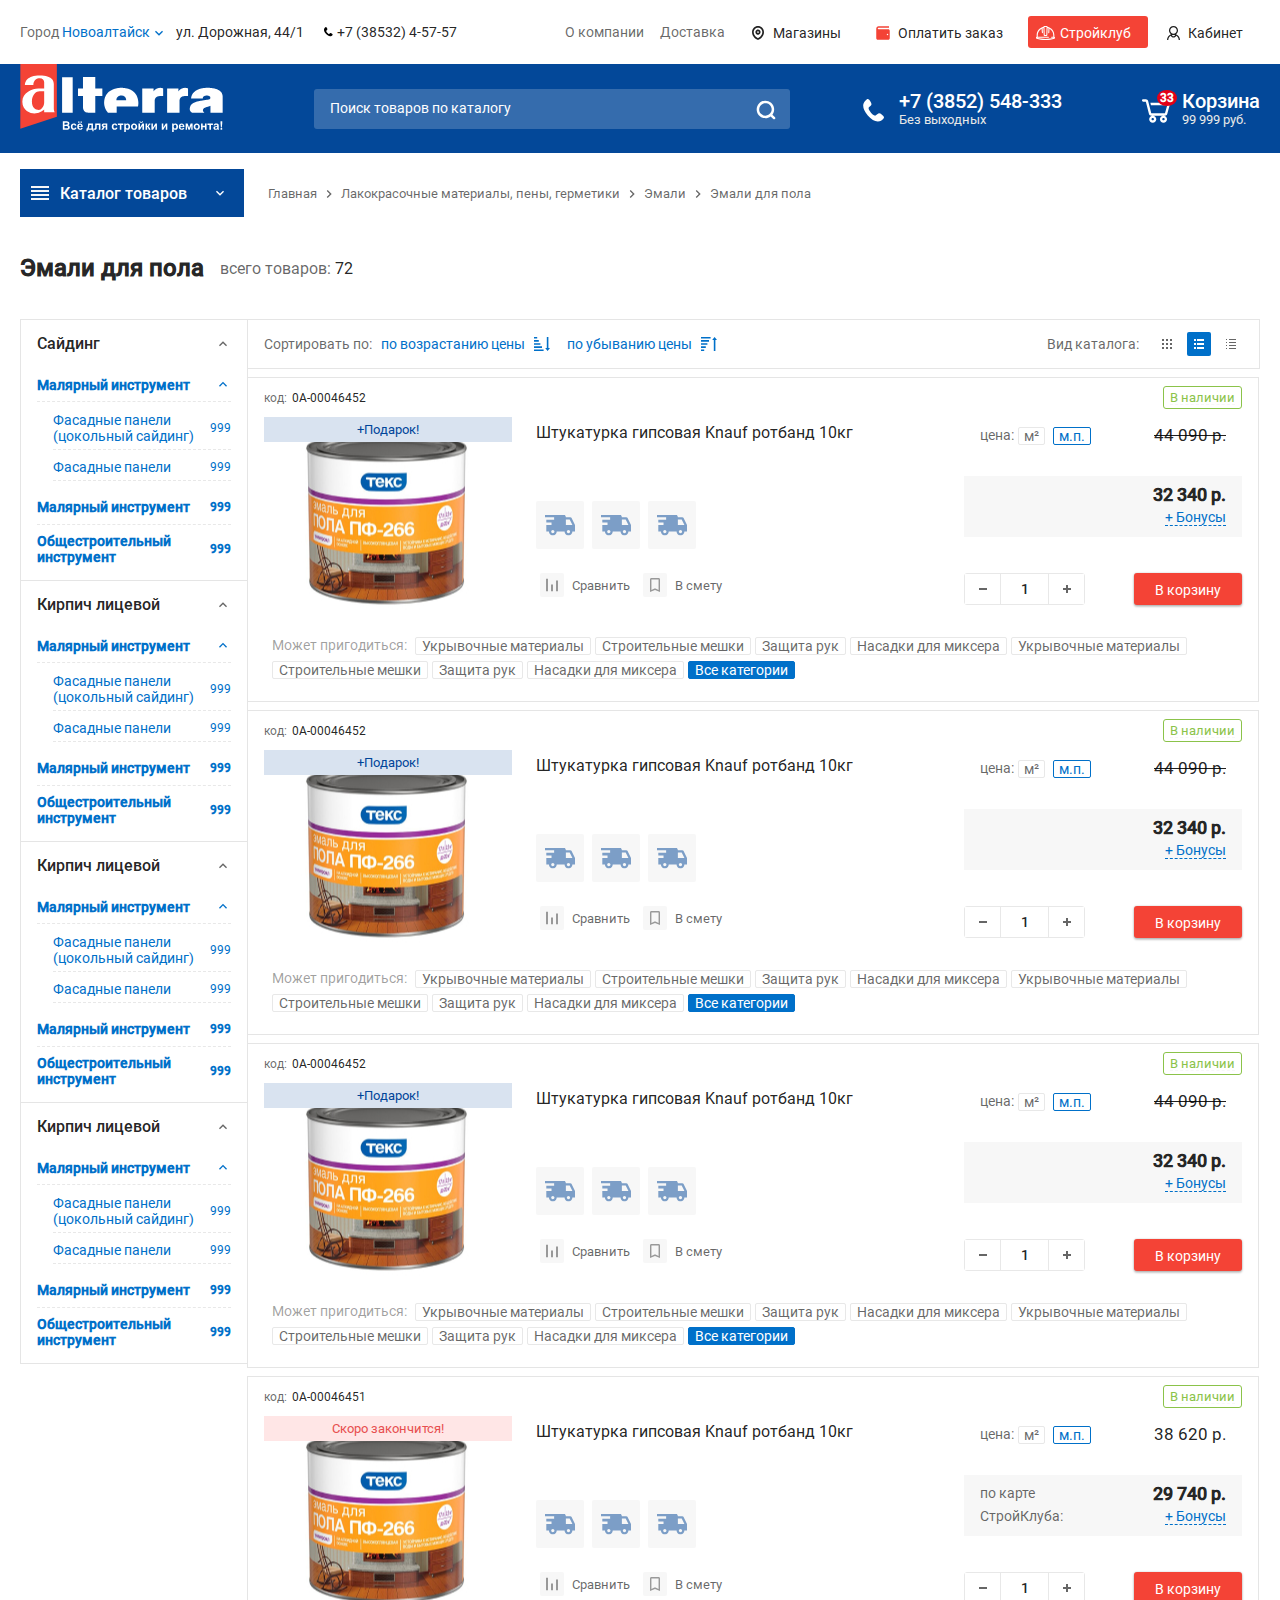
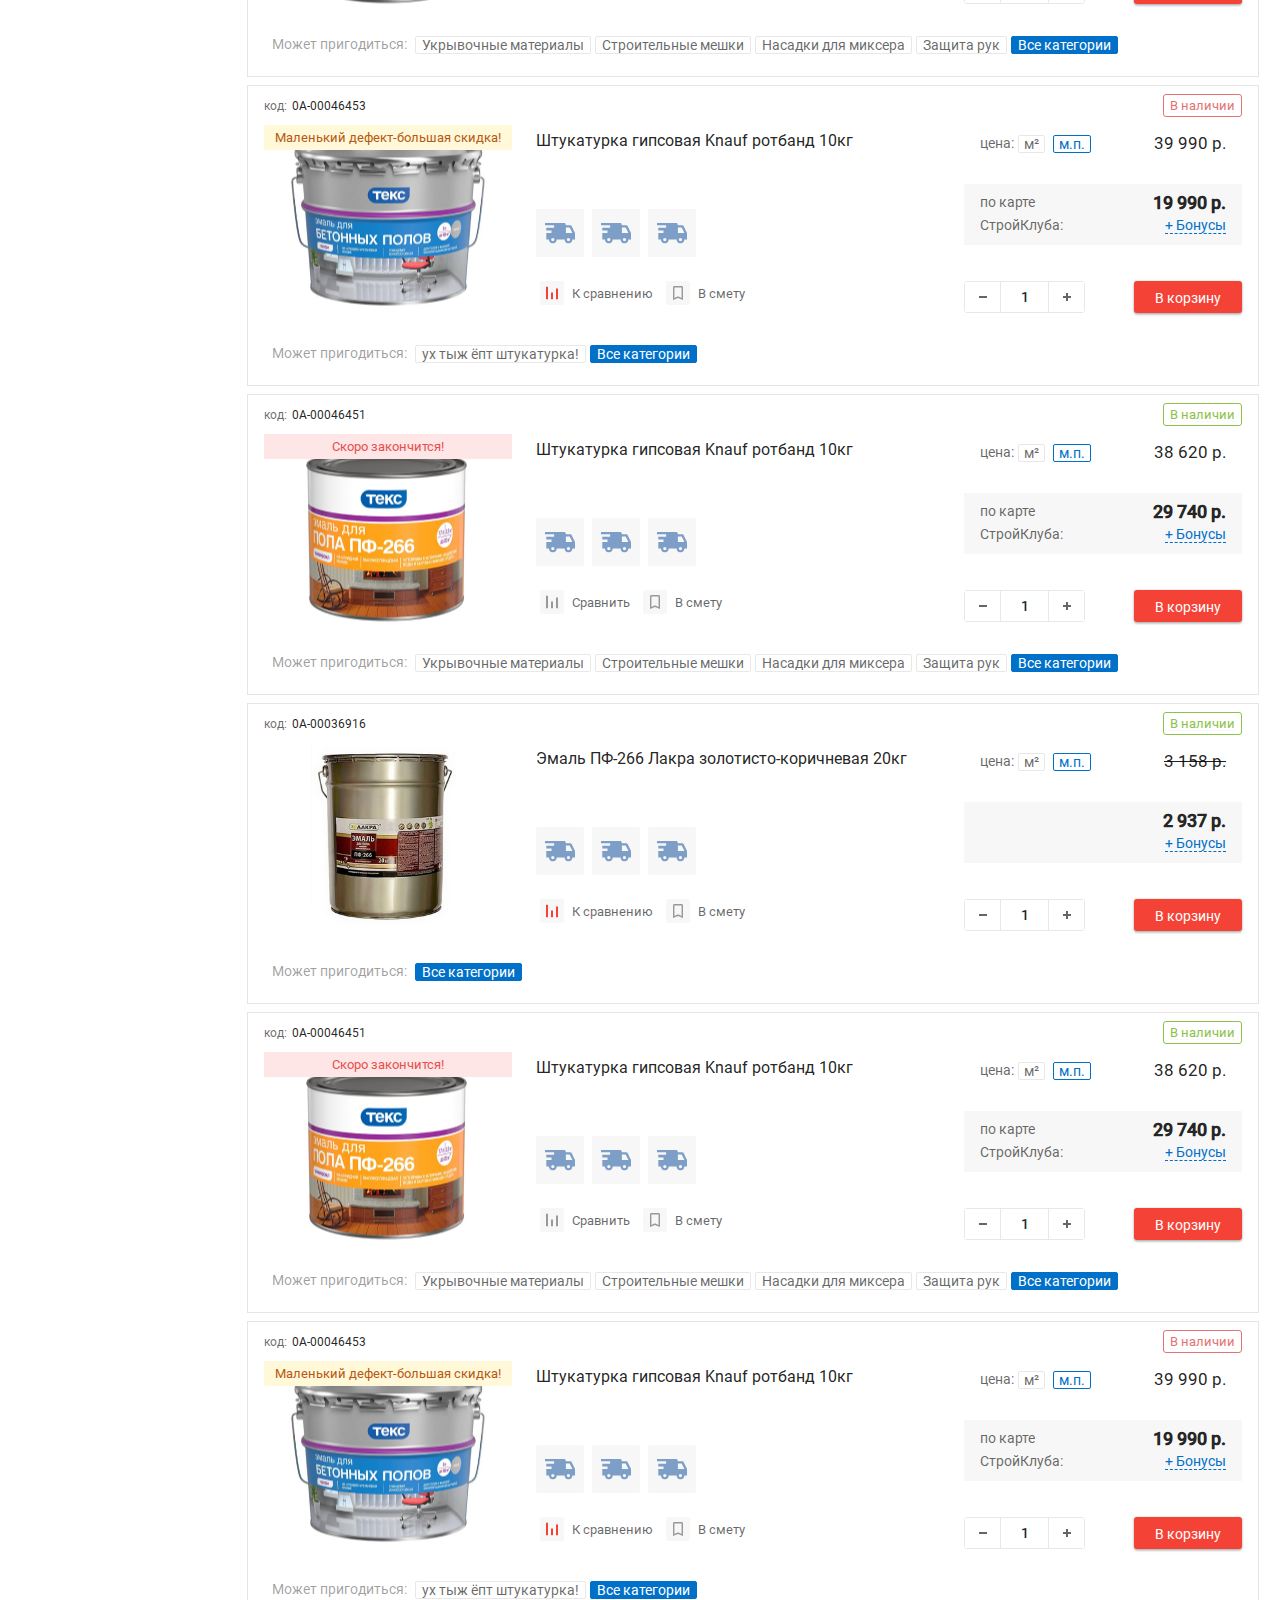
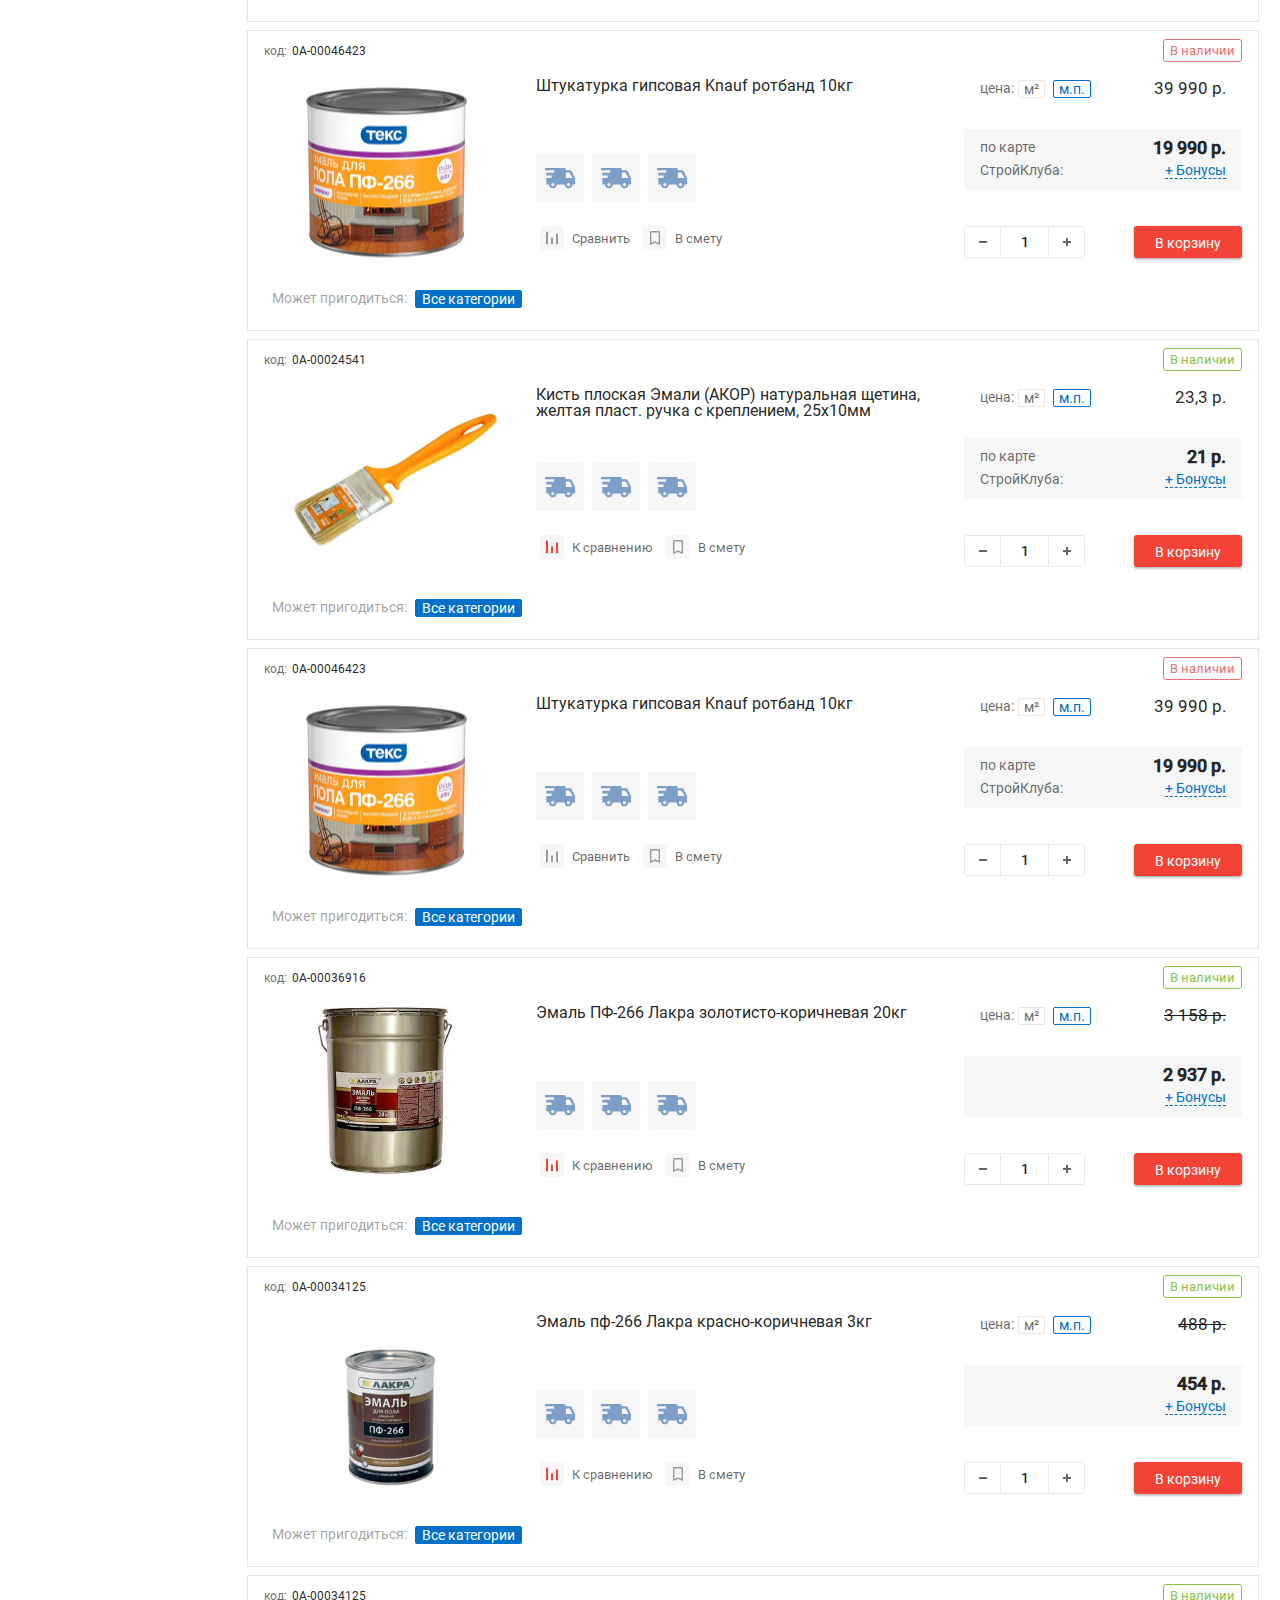
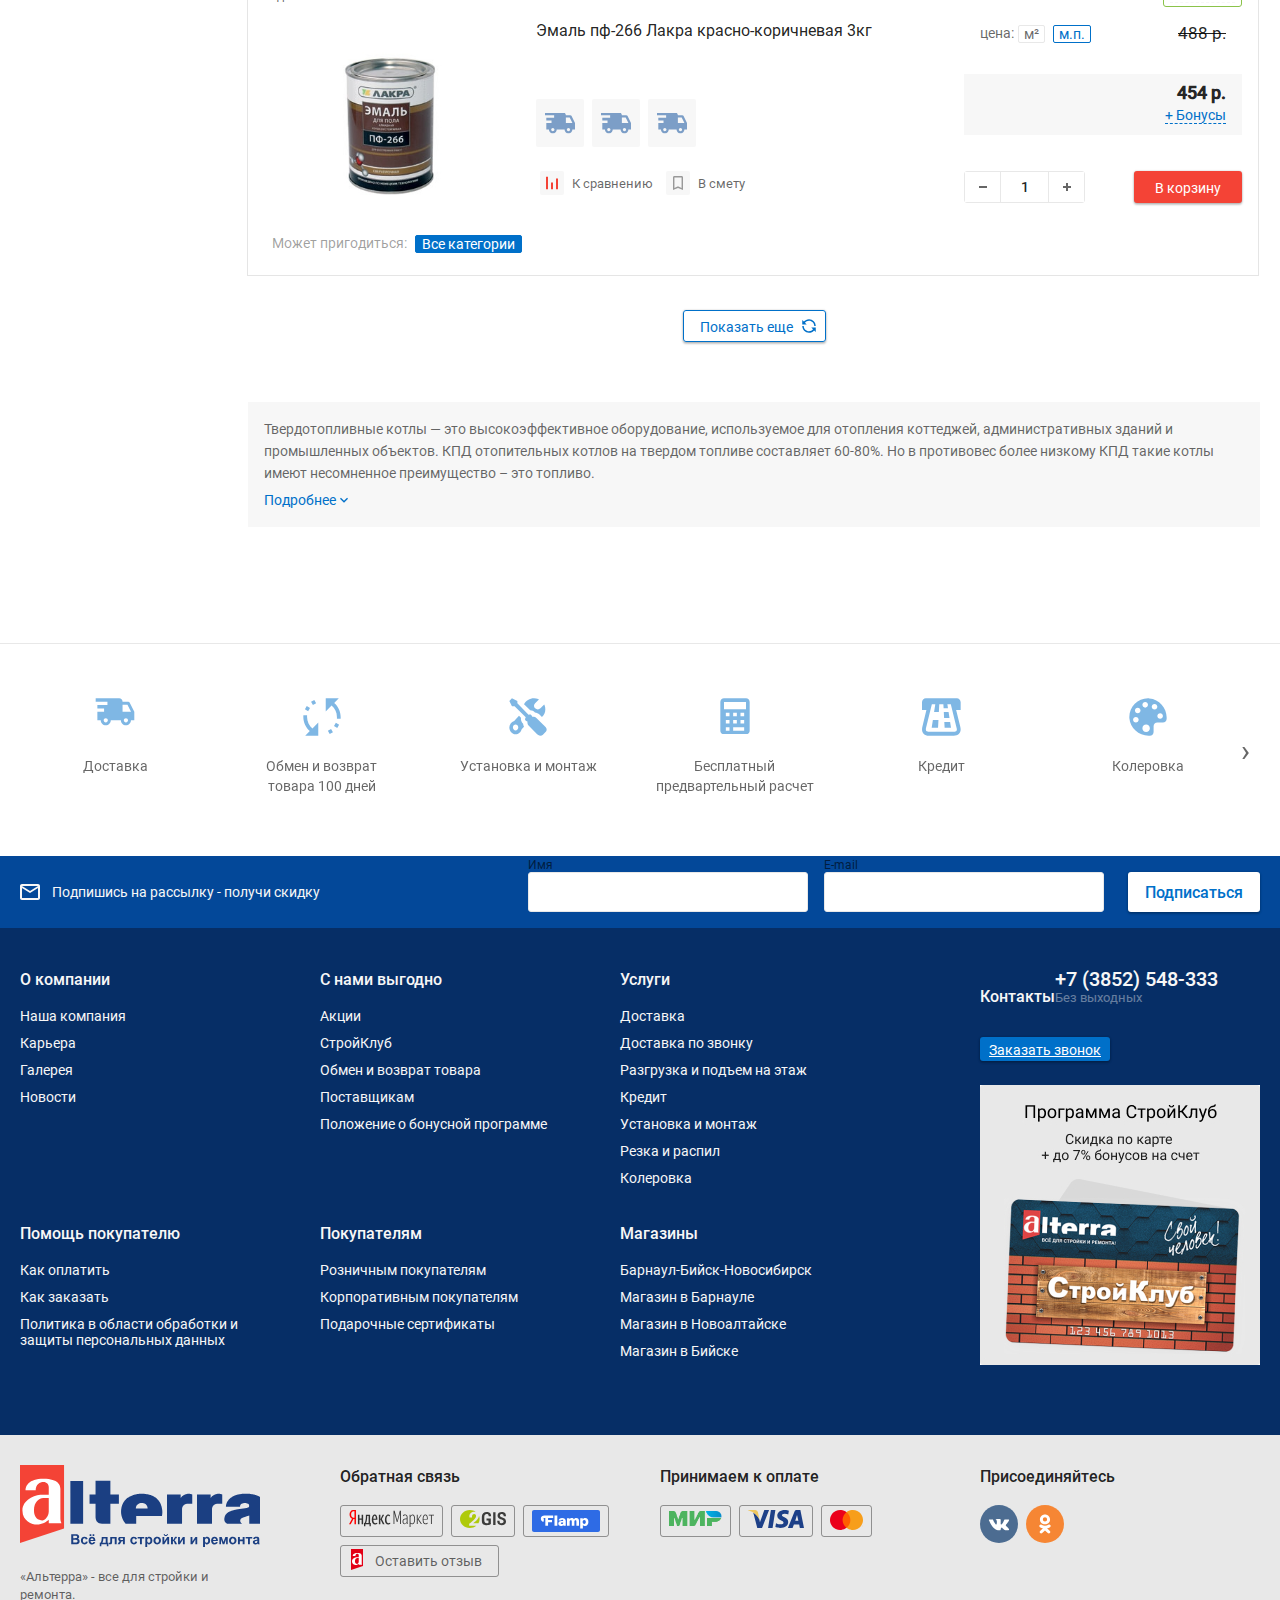
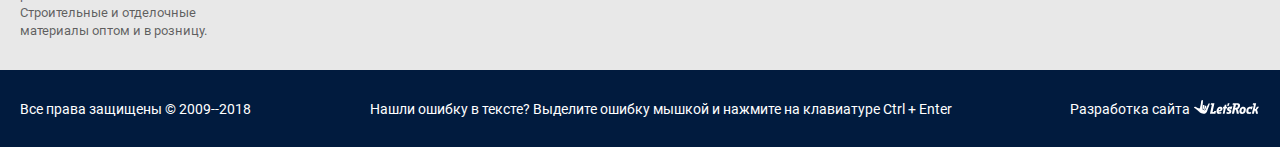
<file: catalog-list.html>
<!DOCTYPE html>
<html>
<meta charset="UTF-8" />
<title>Альтерра</title>
<link rel="stylesheet" href="css/style.css" />
<link rel="icon" type="image/x-icon" href="img/favicon.ico" />
<meta name="viewport" content="width=device-width, initial-scale=1, maximum-scale=1" />

<body class="page">
    <svg style="display:none;"><symbol id="alterra-logotype" width="203" height="68" viewBox="0 0 244 82" xmlns="http://www.w3.org/2000/svg">
<path fill-rule="evenodd" clip-rule="evenodd" d="M44.0473 63.5224V0H0V77.9552L44.0473 63.5224Z" fill="#F44336"/>
<path fill-rule="evenodd" clip-rule="evenodd" d="M28.7544 33.0023C28.7544 33.0023 26.8313 33.0023 23.1226 33.0023C19.4138 33.0023 13.9651 36.7253 13.9651 45.5505C13.9651 52.7668 18.2233 55.4327 22.4358 55.4327C24.8167 55.4327 28.7544 51.296 28.7544 46.3778V33.0023ZM41.4375 58.1446H28.7544V54.7892C26.6024 56.7657 22.0695 59.5695 16.9871 59.5695C11.9505 59.5695 2.42676 55.9843 2.42676 45.4126C2.42676 34.8868 14.6062 29.6469 21.6574 29.6469C28.7086 29.6469 28.7544 29.6469 28.7544 29.6469C28.7544 25.7859 28.7544 24.8666 28.7544 22.1547C28.7544 19.4888 26.8313 17.0987 23.3973 17.0987C19.9175 17.0987 15.705 19.3969 15.705 25.2803H5.58607C5.58607 21.3733 8.24173 13.7892 23.4889 13.7892C38.7818 13.7892 40.3843 20.6839 40.3843 23.7635C40.3843 26.889 40.3843 52.3991 40.3843 53.87C40.3843 56.398 41.4375 58.1446 41.4375 58.1446Z" fill="white"/>
<path fill-rule="evenodd" clip-rule="evenodd" d="M121.748 43.574H115.841V43.0224L115.933 42.5168L116.025 42.0572L116.162 41.5975L116.299 41.1379L116.528 40.7702L116.757 40.3565L117.032 40.0347L117.352 39.713L117.627 39.3912L117.993 39.1614L118.36 38.8856L118.726 38.7018L119.092 38.5179L119.55 38.3341L119.962 38.1962L120.374 38.1042L120.832 38.0123L121.244 37.9664L121.702 37.9204H121.748L122.114 37.9664L122.572 38.0123L122.984 38.0583L123.442 38.1502L123.854 38.2881L124.266 38.426L124.633 38.6099L124.999 38.7937L125.411 39.0695L125.731 39.2993L126.052 39.6211L126.327 39.9428L126.647 40.3105L126.876 40.6782L127.059 41.0919L127.242 41.5056L127.38 42.0112L127.517 42.4708L127.563 43.0224L127.609 43.574H121.748ZM63.1403 15.9036H50.3657V58.8341H63.1403V15.9036ZM243.908 38.1502L243.817 37.7365L243.725 37.2769L243.588 36.9092L243.496 36.4955L243.359 36.1278L243.221 35.7601L243.038 35.3924L242.901 35.0706L242.718 34.7489L242.535 34.4271L242.306 34.1054L242.077 33.8296L241.848 33.5998L241.573 33.324L241.344 33.0482L241.069 32.8184L240.795 32.5886L240.52 32.3587L240.199 32.1749L239.925 31.9451L239.604 31.7612L239.284 31.5773L238.963 31.3475L238.643 31.2096L238.276 31.0258L237.91 30.8879L237.59 30.704L237.223 30.5661L236.857 30.4282L236.491 30.2903L236.124 30.1525L235.712 30.0146L235.3 29.9226L234.934 29.8307L234.522 29.6928L234.11 29.6009L233.698 29.509L233.286 29.417L232.874 29.3251L232.416 29.2791L231.958 29.1872L231.546 29.1412L231.088 29.0493L230.676 29.0033L230.218 28.9114L229.76 28.8655L229.256 28.8195H228.798L228.341 28.7735H227.883L227.471 28.7276H227.013H226.509H226.005H225.502H224.998H224.494H223.991L223.533 28.7735L223.029 28.8195L222.526 28.8655H222.022L221.564 28.9114L221.106 29.0033L220.694 29.0493L220.236 29.1412L219.824 29.1872L219.366 29.2791L218.954 29.3251L218.496 29.417L218.084 29.509L217.672 29.6009L217.306 29.7388L216.894 29.8307L216.527 29.9226L216.115 30.0605L215.749 30.1984L215.337 30.3363L214.971 30.4742L214.604 30.6121L214.284 30.75L213.918 30.9338L213.551 31.0717L213.231 31.2556L212.864 31.4394L212.59 31.6233L212.269 31.8072L211.949 31.991L211.628 32.1749L211.308 32.4047L211.033 32.6345L210.758 32.8184L210.438 33.0482L210.209 33.324L209.934 33.5538L209.659 33.7836L209.43 34.0134L209.156 34.2892L208.881 34.565L208.652 34.7948L208.423 35.1166L208.194 35.3924L208.011 35.6681L207.782 35.9899L207.599 36.3116L207.37 36.5874L207.187 36.9551L207.004 37.2769L206.866 37.5986L206.729 38.0123L206.546 38.3341L206.454 38.7477L206.317 39.1155L206.18 39.5291L206.134 39.9428L206.042 40.3565L205.996 40.6782L205.951 40.9081L205.905 41.6435H220.053V41L220.099 40.8161L220.19 40.5403L220.328 40.1726L220.511 39.8049L220.694 39.5291L220.969 39.2534L221.198 39.0235L221.518 38.7937L221.885 38.6558L222.205 38.5179L222.617 38.38L223.029 38.2421L223.441 38.1502L223.899 38.1042H224.357L224.861 38.0583L225.319 38.1042H225.822L226.234 38.1962L226.646 38.2881L227.059 38.38L227.425 38.5179L227.791 38.6558L228.112 38.8397L228.432 39.0695L228.661 39.2993L228.89 39.6211L229.027 39.9888L229.119 40.4025V40.8161V41.2758L228.982 41.6435L228.798 41.9652L228.524 42.1951L228.249 42.3789L227.883 42.5628L227.516 42.7007L227.15 42.8386L226.738 42.9305L226.326 43.0224L225.914 43.1143L225.456 43.2063L225.044 43.2522L223.258 43.528L221.472 43.8038L219.687 44.0336L217.947 44.3094L217.489 44.3554L217.077 44.4473L216.619 44.5392L216.207 44.5852L215.795 44.6771L215.337 44.769L214.925 44.861L214.513 44.9529L214.101 45.0448L213.734 45.1827L213.322 45.2747L212.91 45.3666L212.544 45.5045L212.132 45.6424L211.766 45.7343L211.399 45.8722L210.987 46.0101L210.621 46.148L210.255 46.2859L209.934 46.4697L209.568 46.6076L209.202 46.7455L208.881 46.9294L208.561 47.1132L208.24 47.2971L207.919 47.5269L207.599 47.7108L207.324 47.8946L207.05 48.1244L206.775 48.4002L206.5 48.63L206.271 48.9058L206.042 49.1816L205.813 49.4574L205.584 49.7332L205.401 50.0549L205.218 50.4226L205.081 50.7444L204.898 51.1121L204.806 51.4798L204.669 51.8935L204.577 52.3072L204.485 52.7208L204.394 53.1805L204.348 53.5942L204.302 54.0538V54.4675L204.348 54.8812L204.394 55.2948L204.485 55.6625L204.623 56.0762L204.76 56.398L204.943 56.7657L205.126 57.0874L205.355 57.3632L205.584 57.639L205.859 57.8688L206.134 58.0986L206.408 58.3285L206.729 58.5123L207.095 58.6502L207.507 58.7421L207.919 58.7881L208.377 58.8341H222.205L221.518 58.3744L221.381 58.2365L221.198 58.0067L221.015 57.7769L220.786 57.4551L220.603 57.1794L220.419 56.8116L220.282 56.398L220.19 55.9843V55.5706L220.282 55.1569L220.374 54.7433L220.511 54.4215L220.694 54.0998L220.969 53.824L221.198 53.5942L221.472 53.3184L221.793 53.1345L222.114 52.9507L222.434 52.7668L222.8 52.6289L223.167 52.491L224.723 51.9854L226.234 51.4798L226.601 51.3419L227.013 51.25L227.379 51.1121L227.791 50.9742L228.157 50.8363L228.432 50.7444L228.615 50.6984L228.844 50.6525L229.256 50.4226V58.8341H244V39.5751V39.1155L243.954 38.6099L243.908 38.1502ZM90.3837 15.8116H75.5487V29.463H69.5506V38.7018H75.5487V51.1581V51.5717V52.0314V52.4451L75.5945 52.8587L75.6403 53.2264L75.686 53.5942L75.7776 53.9619L75.8692 54.3296L75.9608 54.6513L76.0523 54.9731L76.1897 55.2948L76.3271 55.6166L76.5102 55.8924L76.6476 56.1681L76.8307 56.398L77.0139 56.6738L77.2428 56.8576L77.426 57.0874L77.6549 57.3172L77.8838 57.5471L78.1128 57.7309L78.3875 57.8688L78.6622 58.0527L79.0285 58.1446L79.349 58.2365L79.6695 58.3744L79.99 58.4664L80.4021 58.5123L80.7684 58.5583L81.1805 58.6042L81.5468 58.6502H81.9589L82.4168 58.6962H90.3837V38.7018H98.9002V29.463H90.3837V15.8116ZM171.61 29.2332L171.244 29.1412L170.923 29.0493L170.603 28.9574L170.237 28.9114L169.916 28.8655L169.55 28.8195L169.184 28.7735H168.817H168.497H168.13L167.81 28.8195L167.444 28.8655L167.123 28.9114L166.757 29.0033L166.482 29.0493L166.162 29.1412L165.841 29.2332L165.566 29.3251L165.292 29.417L164.971 29.509L164.696 29.6468L164.422 29.7847L164.147 29.9226L163.872 30.0605L163.597 30.2444L163.323 30.3823L163.094 30.5661L162.819 30.75L162.59 30.9338L162.315 31.1177L162.132 31.3475L161.903 31.5773L161.674 31.7612L161.445 31.991L161.262 32.2208L161.033 32.4507L160.85 32.7264L160.667 32.9563V29.463H147.023V58.8341H162.041V44.2634V43.8498L162.086 43.4361L162.132 43.0684L162.224 42.7466L162.315 42.3789L162.453 42.0572L162.59 41.7354L162.728 41.4596L162.865 41.1838L163.048 40.9081L163.277 40.6782L163.46 40.4484L163.689 40.2646L163.918 40.0347L164.147 39.8509L164.422 39.713L164.696 39.5291L164.971 39.3912L165.292 39.2534L165.612 39.1155L165.933 39.0235L166.299 38.9316L166.619 38.8397L167.032 38.7937L167.398 38.7477L167.81 38.7018H172.251V29.463L171.931 29.3251L171.61 29.2332ZM201.555 29.2332L201.235 29.1412L200.914 29.0493L200.548 28.9574L200.227 28.9114L199.861 28.8655L199.54 28.8195L199.174 28.7735H198.808H198.487H198.121L197.755 28.8195L197.434 28.8655L197.068 28.9114L196.747 29.0033L196.427 29.0493L196.106 29.1412L195.832 29.2332L195.511 29.3251L195.236 29.417L194.962 29.509L194.641 29.6468L194.366 29.7847L194.092 29.9226L193.817 30.0605L193.588 30.2444L193.313 30.3823L193.039 30.5661L192.764 30.75L192.535 30.9338L192.306 31.1177L192.077 31.3475L191.848 31.5773L191.619 31.7612L191.39 31.991L191.207 32.2208L191.024 32.4507L190.795 32.7264L190.612 32.9563L190.658 29.463H177.013V58.8341H191.986V44.2634V43.8498L192.031 43.4361L192.123 43.0684L192.214 42.7466L192.306 42.3789L192.398 42.0572L192.535 41.7354L192.672 41.4596L192.855 41.1838L193.039 40.9081L193.222 40.6782L193.405 40.4484L193.634 40.2646L193.863 40.0347L194.138 39.8509L194.412 39.713L194.641 39.5291L194.962 39.3912L195.236 39.2534L195.557 39.1155L195.877 39.0235L196.244 38.9316L196.61 38.8397L196.976 38.7937L197.388 38.7477L197.755 38.7018H202.242V29.463L201.876 29.3251L201.555 29.2332ZM142.306 46.3778V45.9641L142.261 45.5964V45.2287L142.169 44.815L142.123 44.4473L142.077 44.0336L141.986 43.6199L141.894 43.2522L141.849 42.7926L141.757 42.3789L141.665 42.0112L141.574 41.5975L141.436 41.1838L141.299 40.7702L141.162 40.4025L141.024 39.9888L140.887 39.5751L140.75 39.2074L140.567 38.7937L140.429 38.472L140.246 38.1042L140.063 37.7825L139.88 37.4148L139.697 37.093L139.468 36.7713L139.239 36.4495L139.056 36.1278L138.827 35.852L138.552 35.5303L138.323 35.2545L138.094 34.9327L137.819 34.6569L137.545 34.3812L137.27 34.1054L136.995 33.8296L136.72 33.5998L136.446 33.324L136.125 33.0942L135.805 32.8643L135.53 32.5886L135.209 32.3587L134.889 32.1749L134.523 31.9451L134.248 31.7612L133.882 31.5773L133.561 31.3475L133.195 31.1637L132.874 30.9798L132.508 30.8419L132.142 30.6581L131.821 30.5202L131.455 30.3823L131.089 30.2444L130.722 30.1065L130.356 29.9686L129.99 29.8767L129.578 29.7847L129.211 29.6928L128.845 29.6009L128.479 29.509L128.067 29.417L127.7 29.3711L127.288 29.2791L126.876 29.2332L126.464 29.1412L126.052 29.0493L125.64 29.0033L125.228 28.9574L124.816 28.9114L124.404 28.8655L123.992 28.8195L123.579 28.7735H123.122L122.755 28.7276H122.297H121.885H121.748H121.473H121.061H120.649L120.237 28.7735H119.825L119.413 28.8195L119.001 28.8655L118.543 28.9114L118.131 28.9574L117.719 29.0033L117.352 29.0493L116.94 29.1412L116.482 29.2332L116.116 29.3251L115.704 29.417L115.292 29.509L114.88 29.6009L114.468 29.7388L114.056 29.8307L113.644 29.9686L113.277 30.1065L112.865 30.2444L112.499 30.3823L112.087 30.5202L111.721 30.704L111.308 30.8879L110.942 31.0717L110.53 31.2096L110.164 31.4394L109.798 31.6233L109.431 31.8072L109.065 31.991L108.699 32.2208L108.332 32.4507L107.966 32.6345L107.646 32.8643L107.279 33.0942L106.959 33.3699L106.638 33.5998L106.363 33.8755L106.089 34.1054L105.814 34.3812L105.539 34.6569L105.31 34.9327L105.036 35.2545L104.807 35.5303L104.532 35.852L104.349 36.1278L104.074 36.4495L103.891 36.7713L103.662 37.093L103.479 37.4148L103.296 37.7825L103.113 38.1042L102.929 38.472L102.746 38.7937L102.609 39.1614L102.426 39.4832L102.288 39.8509L102.151 40.2186L102.014 40.5403L101.922 40.9081L101.785 41.2758L101.693 41.6435L101.602 42.0112L101.51 42.3789L101.418 42.7466L101.373 43.1603L101.327 43.528L101.235 43.9417L101.19 44.3094L101.144 44.7231V45.0908L101.098 45.5045L101.052 45.8722V46.2859V46.6536V47.0673V47.4809L101.098 47.8486L101.144 48.2623V48.63L101.235 49.0437L101.281 49.4114L101.327 49.8251L101.418 50.2388L101.464 50.6065L101.602 50.9742L101.693 51.3419L101.785 51.7556L101.922 52.1233L102.014 52.491L102.151 52.8587L102.288 53.2264L102.426 53.5942L102.609 53.9619L102.746 54.3296L102.929 54.6973L103.113 55.019L103.296 55.3868L103.479 55.7085L103.662 56.0762L103.891 56.398L104.074 56.7657L104.349 57.0415L104.532 57.3632L104.807 57.685L105.036 58.0067L105.265 58.3285L105.539 58.6502H116.208V51.1121H121.748H141.894L141.986 50.6984L142.077 50.3307L142.123 49.963L142.169 49.5493L142.215 49.1356L142.261 48.7679L142.306 48.3542V47.9865L142.352 47.5729V47.1592V46.7915L142.306 46.3778Z" fill="#FFFFFF"/>
<path fill-rule="evenodd" clip-rule="evenodd" d="M241.482 79.2421V77.3116H243.405V79.2421H241.482ZM241.894 76.6222L241.39 71.4742V69.13H243.496V71.4742L242.993 76.6222H241.894ZM237.361 75.7489C237.132 75.7948 236.72 75.8867 236.216 76.0246C235.667 76.1166 235.346 76.2545 235.163 76.3464C234.934 76.5303 234.797 76.7601 234.797 77.0359C234.797 77.3116 234.888 77.5415 235.071 77.7253C235.3 77.9092 235.529 78.0471 235.85 78.0471C236.216 78.0471 236.537 77.9092 236.857 77.6794C237.086 77.4955 237.223 77.3116 237.315 77.0359C237.361 76.898 237.361 76.5762 237.361 76.1166V75.7489ZM234.797 74.1861L233.057 73.8643C233.24 73.1289 233.606 72.6233 234.064 72.2556C234.568 71.8879 235.255 71.75 236.216 71.75C237.086 71.75 237.681 71.8419 238.139 72.0717C238.551 72.2556 238.826 72.5314 239.009 72.8531C239.192 73.1289 239.284 73.7264 239.284 74.5538L239.238 76.806C239.238 77.4495 239.284 77.9092 239.33 78.2309C239.375 78.5527 239.513 78.8744 239.696 79.2421H237.773C237.727 79.1042 237.636 78.9204 237.59 78.6446C237.544 78.5527 237.544 78.4607 237.498 78.4148C237.178 78.7825 236.811 79.0123 236.491 79.1502C236.079 79.3341 235.712 79.426 235.255 79.426C234.522 79.426 233.927 79.1962 233.515 78.7825C233.103 78.3688 232.874 77.8632 232.874 77.2197C232.874 76.852 232.965 76.4383 233.148 76.1166C233.332 75.8408 233.606 75.565 233.973 75.3811C234.339 75.1973 234.843 75.0594 235.529 74.9675C236.399 74.7836 237.04 74.5998 237.361 74.4619V74.278C237.361 73.9103 237.269 73.6345 237.086 73.4507C236.903 73.3128 236.582 73.2208 236.079 73.2208C235.712 73.2208 235.438 73.3128 235.255 73.4507C235.071 73.5885 234.934 73.8184 234.797 74.1861ZM225.639 71.8879H232.233V73.4507H229.898V79.2421H227.974V73.4507H225.639V71.8879ZM217.947 71.8879H219.87V74.5998H222.663V71.8879H224.586V79.2421H222.663V76.1625H219.87V79.2421H217.947V71.8879ZM210.987 75.565C210.987 76.3004 211.171 76.852 211.537 77.2197C211.857 77.6334 212.269 77.8172 212.773 77.8172C213.277 77.8172 213.689 77.6334 214.055 77.2197C214.376 76.852 214.559 76.3004 214.559 75.565C214.559 74.8296 214.376 74.278 214.055 73.9103C213.689 73.5426 213.277 73.3128 212.773 73.3128C212.269 73.3128 211.857 73.5426 211.537 73.9103C211.171 74.278 210.987 74.8755 210.987 75.565ZM209.019 75.4731C209.019 74.8296 209.202 74.232 209.476 73.5885C209.843 72.991 210.255 72.5314 210.85 72.2556C211.399 71.8879 212.086 71.75 212.773 71.75C213.872 71.75 214.788 72.1177 215.475 72.8531C216.161 73.5426 216.528 74.4619 216.528 75.565C216.528 76.6681 216.161 77.5874 215.475 78.3228C214.742 79.0583 213.872 79.426 212.773 79.426C212.132 79.426 211.491 79.2421 210.896 78.9663C210.255 78.6446 209.843 78.185 209.476 77.5874C209.202 77.0359 209.019 76.3004 209.019 75.4731ZM199.357 71.8879H201.738L203.524 76.9899L205.356 71.8879H207.736V79.2421H206.088V74.4159L204.348 79.2421H202.7L201.006 74.4159V79.2421H199.357V71.8879ZM196.015 74.9675C195.969 74.3699 195.832 73.9563 195.557 73.6805C195.282 73.4047 194.962 73.2208 194.596 73.2208C194.138 73.2208 193.817 73.4047 193.542 73.6805C193.268 74.0022 193.13 74.4159 193.13 74.9675H196.015ZM195.878 76.898L197.801 77.2197C197.572 77.9092 197.16 78.4607 196.656 78.8744C196.107 79.1962 195.466 79.426 194.641 79.426C193.359 79.426 192.444 79.0123 191.848 78.139C191.345 77.4955 191.116 76.6222 191.116 75.6569C191.116 74.4159 191.436 73.4507 192.077 72.7612C192.673 72.0717 193.497 71.75 194.458 71.75C195.511 71.75 196.381 72.1177 197.022 72.8531C197.618 73.5426 197.938 74.6457 197.892 76.1166H193.085C193.085 76.7141 193.268 77.1278 193.542 77.4955C193.863 77.7713 194.229 77.9551 194.641 77.9551C194.962 77.9551 195.191 77.8632 195.42 77.6794C195.649 77.5415 195.786 77.2657 195.878 76.898ZM184.934 75.4731C184.934 76.2545 185.118 76.852 185.438 77.2657C185.759 77.6794 186.171 77.8632 186.629 77.8632C187.086 77.8632 187.453 77.6794 187.727 77.3116C188.048 76.9439 188.185 76.3464 188.185 75.565C188.185 74.7836 188.002 74.1861 187.727 73.8184C187.407 73.4507 187.041 73.2668 186.583 73.2668C186.125 73.2668 185.713 73.4507 185.438 73.8184C185.118 74.1861 184.934 74.7376 184.934 75.4731ZM183.057 71.8879H184.843V72.991C185.072 72.6233 185.392 72.3475 185.804 72.0717C186.217 71.8419 186.629 71.75 187.132 71.75C187.956 71.75 188.689 72.0717 189.284 72.7612C189.879 73.4047 190.154 74.324 190.154 75.519C190.154 76.7601 189.879 77.7253 189.284 78.3688C188.689 79.0583 187.956 79.426 187.132 79.426C186.72 79.426 186.354 79.3341 185.988 79.1502C185.667 79.0123 185.347 78.7365 184.98 78.3228V82H183.057V71.8879ZM170.557 71.8879H172.389V76.4843L175.365 71.8879H177.242V79.2421H175.411V74.5538L172.389 79.2421H170.557V71.8879ZM158.057 71.8879H159.889V76.4843L162.865 71.8879H164.742V79.2421H162.911V74.5538L159.889 79.2421H158.057V71.8879ZM151.006 71.8879H152.929V74.8755C153.25 74.8755 153.479 74.7836 153.616 74.5998C153.753 74.4159 153.891 74.0941 154.074 73.5426C154.303 72.8531 154.578 72.3935 154.898 72.1637C155.173 71.9798 155.585 71.8419 156.043 71.8419C156.18 71.8419 156.455 71.8879 156.821 71.8879V73.1749C156.317 73.1749 155.951 73.2208 155.86 73.3128C155.722 73.4047 155.539 73.7264 155.356 74.232C155.173 74.8755 154.852 75.2892 154.394 75.4731C155.035 75.6569 155.539 76.1625 155.951 77.0359C155.951 77.1278 155.997 77.1278 156.043 77.2197L157.096 79.2421H155.035L154.074 77.0818C153.891 76.6681 153.708 76.3924 153.57 76.2545C153.433 76.1625 153.204 76.0706 152.929 76.0706V79.2421H151.006V71.8879ZM147.023 68.9462H147.938C147.893 69.5897 147.664 70.0953 147.297 70.417C146.885 70.7847 146.427 70.9686 145.832 70.9686C145.191 70.9686 144.688 70.7847 144.321 70.417C143.955 70.0953 143.726 69.5897 143.68 68.9462H144.596C144.642 69.2679 144.779 69.5437 144.962 69.6816C145.145 69.8655 145.42 69.9574 145.832 69.9574C146.153 69.9574 146.473 69.8655 146.656 69.6816C146.84 69.5437 146.977 69.2679 147.023 68.9462ZM142.444 71.8879H144.275V76.4843L147.206 71.8879H149.129V79.2421H147.252V74.5538L144.275 79.2421H142.444V71.8879ZM135.438 75.565C135.438 76.3004 135.622 76.852 135.942 77.2197C136.308 77.6334 136.721 77.8172 137.224 77.8172C137.728 77.8172 138.14 77.6334 138.46 77.2197C138.827 76.852 138.964 76.3004 138.964 75.565C138.964 74.8296 138.827 74.278 138.46 73.9103C138.14 73.5426 137.728 73.3128 137.224 73.3128C136.721 73.3128 136.308 73.5426 135.942 73.9103C135.622 74.278 135.438 74.8755 135.438 75.565ZM133.47 75.4731C133.47 74.8296 133.607 74.232 133.928 73.5885C134.248 72.991 134.706 72.5314 135.255 72.2556C135.851 71.8879 136.492 71.75 137.224 71.75C138.323 71.75 139.193 72.1177 139.926 72.8531C140.612 73.5426 140.979 74.4619 140.979 75.565C140.979 76.6681 140.612 77.5874 139.926 78.3228C139.193 79.0583 138.277 79.426 137.224 79.426C136.537 79.426 135.942 79.2421 135.301 78.9663C134.706 78.6446 134.248 78.185 133.928 77.5874C133.607 77.0359 133.47 76.3004 133.47 75.4731ZM127.197 75.4731C127.197 76.2545 127.334 76.852 127.7 77.2657C128.021 77.6794 128.387 77.8632 128.845 77.8632C129.303 77.8632 129.669 77.6794 129.944 77.3116C130.265 76.9439 130.402 76.3464 130.402 75.565C130.402 74.7836 130.265 74.1861 129.944 73.8184C129.669 73.4507 129.257 73.2668 128.799 73.2668C128.341 73.2668 127.975 73.4507 127.655 73.8184C127.334 74.1861 127.197 74.7376 127.197 75.4731ZM125.32 71.8879H127.105V72.991C127.334 72.6233 127.655 72.3475 128.021 72.0717C128.433 71.8419 128.891 71.75 129.349 71.75C130.219 71.75 130.906 72.0717 131.501 72.7612C132.096 73.4047 132.371 74.324 132.371 75.519C132.371 76.7601 132.096 77.7253 131.501 78.3688C130.906 79.0583 130.173 79.426 129.349 79.426C128.937 79.426 128.57 79.3341 128.25 79.1502C127.929 79.0123 127.563 78.7365 127.197 78.3228V82H125.32V71.8879ZM117.627 71.8879H124.221V73.4507H121.885V79.2421H119.962V73.4507H117.627V71.8879ZM117.032 74.0941L115.155 74.4159C115.063 74.0482 114.926 73.7724 114.697 73.5426C114.468 73.3587 114.193 73.2668 113.827 73.2668C113.369 73.2668 112.957 73.4507 112.682 73.7724C112.408 74.0941 112.27 74.6457 112.27 75.4271C112.27 76.3004 112.408 76.9439 112.682 77.2657C112.957 77.6334 113.369 77.8172 113.873 77.8172C114.239 77.8172 114.514 77.7253 114.743 77.4955C114.972 77.3116 115.155 76.9439 115.246 76.4383L117.124 76.7601C116.94 77.6334 116.574 78.2769 115.979 78.7365C115.475 79.1962 114.697 79.426 113.781 79.426C112.682 79.426 111.858 79.0583 111.217 78.3688C110.576 77.7253 110.256 76.7601 110.256 75.565C110.256 74.3699 110.576 73.4507 111.217 72.7612C111.858 72.0717 112.728 71.75 113.827 71.75C114.697 71.75 115.384 71.9338 115.887 72.3475C116.437 72.7152 116.803 73.3128 117.032 74.0941ZM102.93 73.1289H101.556C101.052 73.1289 100.686 73.2208 100.503 73.3587C100.274 73.4966 100.182 73.7264 100.182 74.0941C100.182 74.4159 100.274 74.6917 100.549 74.8296C100.778 74.9675 101.144 75.0594 101.693 75.0594H102.93V73.1289ZM104.853 71.8879V79.2421H102.93V76.1625H102.792C102.334 76.1625 102.06 76.2545 101.831 76.3464C101.648 76.4383 101.419 76.7141 101.19 77.0359L101.098 77.1737L99.8161 79.2421H97.5725L98.9461 77.0818C99.3582 76.4843 99.6787 76.1625 99.9992 76.0706C99.4955 76.0246 99.0377 75.8408 98.7172 75.4271C98.3509 75.0594 98.1677 74.5998 98.1677 74.0022C98.1677 73.4966 98.3051 73.1289 98.534 72.7612C98.763 72.4394 99.0377 72.2096 99.404 72.0717C99.7703 71.9798 100.366 71.8879 101.052 71.8879H104.853ZM90.2465 71.8879H96.6567V79.2421H94.7337V73.4507H92.1238V76.7601C92.1238 77.5874 92.0322 78.185 91.8491 78.5067C91.6659 78.8744 91.437 79.1042 91.2081 79.1962C90.9791 79.2881 90.6128 79.3341 90.0634 79.3341C89.7887 79.3341 89.3766 79.2881 88.8729 79.2421V77.8172C88.9187 77.8172 89.0103 77.8172 89.1934 77.8172C89.3766 77.8172 89.5597 77.8172 89.6513 77.8172C89.926 77.8172 90.0634 77.7253 90.155 77.5874C90.2007 77.4036 90.2465 76.9439 90.2465 76.1625V71.8879ZM85.7136 77.6334V73.4966H83.3785C83.2869 75.519 82.9664 76.898 82.4169 77.6334H85.7136ZM86.8125 79.2421H81.318V81.1267H79.7613V77.6334H80.5396C80.8602 77.2657 81.1349 76.7141 81.3638 75.9327C81.5928 75.1513 81.6843 73.8184 81.7301 71.8879H87.5909V77.6334H88.3693V81.1267H86.8125V79.2421ZM72.6185 70.9686V69.2679H74.2668V70.9686H72.6185ZM69.6423 70.9686V69.2679H71.3364V70.9686H69.6423ZM73.4426 74.9675C73.4426 74.3699 73.3053 73.9563 73.0305 73.6805C72.7558 73.4047 72.4353 73.2208 72.0232 73.2208C71.6111 73.2208 71.2448 73.4047 70.9701 73.6805C70.6954 74.0022 70.558 74.4159 70.558 74.9675H73.4426ZM73.3511 76.898L75.2741 77.2197C74.9994 77.9092 74.6331 78.4607 74.0837 78.8744C73.5342 79.1962 72.8932 79.426 72.069 79.426C70.8328 79.426 69.917 79.0123 69.276 78.139C68.8181 77.4955 68.5892 76.6222 68.5892 75.6569C68.5892 74.4159 68.8639 73.4507 69.5049 72.7612C70.146 72.0717 70.9243 71.75 71.8859 71.75C72.9848 71.75 73.8089 72.1177 74.45 72.8531C75.091 73.5426 75.3657 74.6457 75.3657 76.1166H70.558C70.558 76.7141 70.6954 77.1278 71.0159 77.4955C71.2906 77.7713 71.6569 77.9551 72.1148 77.9551C72.4353 77.9551 72.6643 77.8632 72.8474 77.6794C73.0763 77.5415 73.2137 77.2657 73.3511 76.898ZM67.6734 74.0941L65.7504 74.4159C65.7046 74.0482 65.5672 73.7724 65.3383 73.5426C65.1094 73.3587 64.8346 73.2668 64.4683 73.2668C63.9647 73.2668 63.5984 73.4507 63.3237 73.7724C63.0489 74.0941 62.8658 74.6457 62.8658 75.4271C62.8658 76.3004 63.0489 76.9439 63.3237 77.2657C63.5984 77.6334 64.0105 77.8172 64.4683 77.8172C64.8346 77.8172 65.1551 77.7253 65.3841 77.4955C65.613 77.3116 65.7962 76.9439 65.8877 76.4383L67.765 76.7601C67.5819 77.6334 67.2156 78.2769 66.6203 78.7365C66.0709 79.1962 65.3383 79.426 64.3768 79.426C63.3237 79.426 62.4995 79.0583 61.8585 78.3688C61.2175 77.7253 60.8969 76.7601 60.8969 75.565C60.8969 74.3699 61.2175 73.4507 61.8585 72.7612C62.4995 72.0717 63.3694 71.75 64.4226 71.75C65.2925 71.75 66.0251 71.9338 66.5288 72.3475C67.0782 72.7152 67.4445 73.3128 67.6734 74.0941ZM53.2505 74.8296V77.4955H55.1278C55.8603 77.4955 56.3182 77.4955 56.5472 77.4495C56.8219 77.4036 57.0508 77.2657 57.2797 77.0359C57.4629 76.852 57.5545 76.5302 57.5545 76.1625C57.5545 75.8867 57.4629 75.611 57.3255 75.4271C57.1882 75.1973 56.9592 75.0594 56.6845 74.9675C56.4098 74.8755 55.8146 74.8296 54.8988 74.8296H53.2505ZM53.2505 70.7847V73.1289H54.5783C55.3567 73.1289 55.8603 73.1289 56.0435 73.0829C56.4098 73.037 56.6845 72.945 56.8677 72.7612C57.0508 72.5314 57.1424 72.3015 57.1424 71.9338C57.1424 71.6581 57.0966 71.3823 56.9135 71.1984C56.7303 71.0145 56.5014 70.8767 56.1351 70.8307C55.9519 70.8307 55.3567 70.7847 54.4409 70.7847H53.2505ZM51.2358 69.13H55.2651C56.0435 69.13 56.6387 69.176 57.005 69.222C57.4171 69.2679 57.7834 69.4518 58.0581 69.6356C58.3786 69.8654 58.6076 70.1412 58.8365 70.463C59.0655 70.8307 59.157 71.1984 59.157 71.658C59.157 72.1177 59.0197 72.5773 58.7449 72.945C58.516 73.3587 58.1955 73.6345 57.7376 73.8643C58.3329 74.0482 58.7907 74.324 59.157 74.7836C59.4775 75.1973 59.6149 75.7029 59.6149 76.3004C59.6149 76.7601 59.5233 77.1737 59.3402 77.6334C59.1112 78.0471 58.7907 78.4148 58.4702 78.6906C58.0581 78.9204 57.646 79.1042 57.0966 79.1502C56.7303 79.1962 55.9519 79.1962 54.6241 79.2421H51.2358V69.13Z" fill="#FFFFFF"/>
</symbol>
<symbol id="alterra-logotype-mobile" width="92" height="27" viewBox="0 0 92 27" fill="none" xmlns="http://www.w3.org/2000/svg">
<path fill-rule="evenodd" clip-rule="evenodd" d="M16.608 21.9885V0H0V26.9845L16.608 21.9885Z" fill="#F44336"/>
<path fill-rule="evenodd" clip-rule="evenodd" d="M10.8419 11.4238C10.8419 11.4238 10.1168 11.4238 8.71838 11.4238C7.31999 11.4238 5.26557 12.7126 5.26557 15.7675C5.26557 18.2654 6.87113 19.1882 8.45942 19.1882C9.35715 19.1882 10.8419 17.7563 10.8419 16.0539V11.4238ZM15.624 20.127H10.8419V18.9655C10.0304 19.6497 8.32131 20.6202 6.405 20.6202C4.50596 20.6202 0.915039 19.3792 0.915039 15.7197C0.915039 12.0762 5.50727 10.2624 8.16593 10.2624C10.8246 10.2624 10.8419 10.2624 10.8419 10.2624C10.8419 8.92588 10.8419 8.60766 10.8419 7.66893C10.8419 6.74612 10.1168 5.91876 8.82196 5.91876C7.5099 5.91876 5.92161 6.71429 5.92161 8.75086H2.10626C2.10626 7.39845 3.10757 4.77319 8.85649 4.77319C14.6227 4.77319 15.2269 7.15979 15.2269 8.22581C15.2269 9.30773 15.2269 18.1381 15.2269 18.6473C15.2269 19.5224 15.624 20.127 15.624 20.127Z" fill="white"/>
<path fill-rule="evenodd" clip-rule="evenodd" d="M45.9053 15.0833H43.6783V14.8924L43.7128 14.7174L43.7473 14.5583L43.7991 14.3991L43.8509 14.24L43.9372 14.1128L44.0236 13.9696L44.1271 13.8582L44.248 13.7468L44.3516 13.6354L44.4897 13.5559L44.6278 13.4604L44.7659 13.3968L44.904 13.3331L45.0767 13.2695L45.232 13.2218L45.3874 13.1899L45.5601 13.1581L45.7154 13.1422L45.8881 13.1263H45.9053L46.0435 13.1422L46.2161 13.1581L46.3715 13.174L46.5441 13.2058L46.6995 13.2536L46.8549 13.3013L46.993 13.365L47.1311 13.4286L47.2865 13.5241L47.4073 13.6036L47.5282 13.715L47.6317 13.8264L47.7526 13.9536L47.8389 14.0809L47.908 14.2241L47.977 14.3673L48.0288 14.5423L48.0806 14.7014L48.0979 14.8924L48.1151 15.0833H45.9053ZM23.8074 5.50509H18.9907V20.3656H23.8074V5.50509ZM91.9658 13.2058L91.9312 13.0627L91.8967 12.9035L91.8449 12.7763L91.8104 12.6331L91.7586 12.5058L91.7068 12.3785L91.6377 12.2512L91.5859 12.1398L91.5169 12.0285L91.4478 11.9171L91.3615 11.8057L91.2752 11.7102L91.1889 11.6307L91.0853 11.5352L90.999 11.4398L90.8954 11.3602L90.7918 11.2807L90.6882 11.2011L90.5674 11.1375L90.4638 11.0579L90.3429 10.9943L90.2221 10.9306L90.1012 10.8511L89.9804 10.8033L89.8423 10.7397L89.7042 10.692L89.5833 10.6283L89.4452 10.5806L89.3071 10.5329L89.169 10.4851L89.0309 10.4374L88.8755 10.3897L88.7201 10.3578L88.582 10.326L88.4266 10.2783L88.2713 10.2465L88.1159 10.2146L87.9605 10.1828L87.8051 10.151L87.6325 10.1351L87.4598 10.1033L87.3045 10.0874L87.1318 10.0555L86.9764 10.0396L86.8038 10.0078L86.6312 9.99189L86.4413 9.97598H86.2686L86.096 9.96007H85.9233L85.768 9.94416H85.5953H85.4054H85.2155H85.0256H84.8357H84.6458H84.4559L84.2833 9.96007L84.0934 9.97598L83.9035 9.99189H83.7136L83.5409 10.0078L83.3683 10.0396L83.2129 10.0555L83.0403 10.0874L82.8849 10.1033L82.7122 10.1351L82.5569 10.151L82.3842 10.1828L82.2288 10.2146L82.0735 10.2465L81.9354 10.2942L81.78 10.326L81.6419 10.3578L81.4865 10.4056L81.3484 10.4533L81.193 10.501L81.0549 10.5488L80.9168 10.5965L80.7959 10.6442L80.6578 10.7079L80.5197 10.7556L80.3989 10.8192L80.2607 10.8829L80.1572 10.9465L80.0363 11.0102L79.9155 11.0738L79.7946 11.1375L79.6738 11.217L79.5702 11.2966L79.4666 11.3602L79.3458 11.4398L79.2594 11.5352L79.1558 11.6148L79.0523 11.6943L78.9659 11.7739L78.8624 11.8694L78.7588 11.9648L78.6725 12.0444L78.5861 12.1557L78.4998 12.2512L78.4308 12.3467L78.3444 12.458L78.2754 12.5694L78.1891 12.6649L78.12 12.7922L78.051 12.9035L77.9992 13.0149L77.9474 13.1581L77.8783 13.2695L77.8438 13.4127L77.792 13.54L77.7402 13.6832L77.7229 13.8264L77.6884 13.9696L77.6711 14.0809L77.6539 14.1605L77.6366 14.4151H82.9712V14.1923L82.9885 14.1287L83.023 14.0332L83.0748 13.9059L83.1438 13.7786L83.2129 13.6832L83.3165 13.5877L83.4028 13.5082L83.5236 13.4286L83.6618 13.3809L83.7826 13.3331L83.938 13.2854L84.0934 13.2377L84.2487 13.2058L84.4214 13.1899H84.594L84.7839 13.174L84.9566 13.1899H85.1465L85.3018 13.2218L85.4572 13.2536L85.6126 13.2854L85.7507 13.3331L85.8888 13.3809L86.0097 13.4445L86.1305 13.5241L86.2168 13.6036L86.3032 13.715L86.3549 13.8423L86.3895 13.9855V14.1287V14.2878L86.3377 14.4151L86.2686 14.5264L86.165 14.606L86.0615 14.6696L85.9233 14.7333L85.7852 14.781L85.6471 14.8287L85.4917 14.8606L85.3364 14.8924L85.181 14.9242L85.0084 14.956L84.853 14.9719L84.1797 15.0674L83.5064 15.1629L82.8331 15.2424L82.1771 15.3379L82.0044 15.3538L81.849 15.3856L81.6764 15.4174L81.521 15.4333L81.3656 15.4652L81.193 15.497L81.0376 15.5288L80.8823 15.5606L80.7269 15.5924L80.5888 15.6402L80.4334 15.672L80.278 15.7038L80.1399 15.7516L79.9845 15.7993L79.8464 15.8311L79.7083 15.8788L79.5529 15.9266L79.4148 15.9743L79.2767 16.022L79.1558 16.0857L79.0177 16.1334L78.8796 16.1811L78.7588 16.2448L78.6379 16.3084L78.5171 16.3721L78.3962 16.4516L78.2754 16.5153L78.1718 16.5789L78.0682 16.6585L77.9646 16.7539L77.861 16.8335L77.7747 16.9289L77.6884 17.0244L77.6021 17.1199L77.5158 17.2153L77.4467 17.3267L77.3777 17.454L77.3259 17.5654L77.2568 17.6927L77.2223 17.8199L77.1705 17.9631L77.136 18.1063L77.1014 18.2495L77.0669 18.4086L77.0496 18.5518L77.0324 18.7109V18.8541L77.0496 18.9973L77.0669 19.1405L77.1014 19.2678L77.1532 19.411L77.205 19.5224L77.2741 19.6497L77.3431 19.761L77.4294 19.8565L77.5158 19.952L77.6194 20.0315L77.7229 20.1111L77.8265 20.1906L77.9474 20.2543L78.0855 20.302L78.2409 20.3338L78.3962 20.3497L78.5689 20.3656H83.7826L83.5236 20.2065L83.4719 20.1588L83.4028 20.0793L83.3337 19.9997L83.2474 19.8883L83.1784 19.7929L83.1093 19.6656L83.0575 19.5224L83.023 19.3792V19.236L83.0575 19.0928L83.092 18.9496L83.1438 18.8382L83.2129 18.7268L83.3165 18.6314L83.4028 18.5518L83.5064 18.4564L83.6272 18.3927L83.7481 18.3291L83.8689 18.2654L84.007 18.2177L84.1451 18.17L84.7321 17.995L85.3018 17.8199L85.44 17.7722L85.5953 17.7404L85.7334 17.6927L85.8888 17.6449L86.0269 17.5972L86.1305 17.5654L86.1996 17.5495L86.2859 17.5335L86.4413 17.454V20.3656H92.0003V13.6991V13.54L91.983 13.365L91.9658 13.2058ZM34.0795 5.47327H28.4859V10.1987H26.2243V13.3968H28.4859V17.7086V17.8518V18.0109V18.1541L28.5032 18.2973L28.5205 18.4245L28.5377 18.5518L28.5723 18.6791L28.6068 18.8064L28.6413 18.9178L28.6758 19.0291L28.7276 19.1405L28.7794 19.2519L28.8485 19.3474L28.9003 19.4428L28.9693 19.5224L29.0384 19.6178L29.1247 19.6815L29.1938 19.761L29.2801 19.8406L29.3664 19.9201L29.4527 19.9838L29.5563 20.0315L29.6599 20.0952L29.798 20.127L29.9189 20.1588L30.0397 20.2065L30.1605 20.2384L30.3159 20.2543L30.454 20.2702L30.6094 20.2861L30.7475 20.302H30.9029L31.0755 20.3179H34.0795V13.3968H37.2906V10.1987H34.0795V5.47327ZM64.7059 10.1192L64.5677 10.0874L64.4469 10.0555L64.3261 10.0237L64.1879 10.0078L64.0671 9.99189L63.929 9.97598L63.7909 9.96007H63.6528H63.5319H63.3938L63.2729 9.97598L63.1348 9.99189L63.014 10.0078L62.8759 10.0396L62.7723 10.0555L62.6514 10.0874L62.5306 10.1192L62.427 10.151L62.3234 10.1828L62.2026 10.2146L62.099 10.2624L61.9954 10.3101L61.8918 10.3578L61.7882 10.4056L61.6847 10.4692L61.5811 10.5169L61.4948 10.5806L61.3912 10.6442L61.3048 10.7079L61.2013 10.7715L61.1322 10.8511L61.0459 10.9306L60.9596 10.9943L60.8732 11.0738L60.8042 11.1534L60.7179 11.2329L60.6488 11.3284L60.5798 11.4079V10.1987H55.4351V20.3656H61.0977V15.322V15.1788L61.1149 15.0356L61.1322 14.9083L61.1667 14.7969L61.2013 14.6696L61.2531 14.5583L61.3048 14.4469L61.3566 14.3514L61.4084 14.2559L61.4775 14.1605L61.5638 14.0809L61.6329 14.0014L61.7192 13.9377L61.8055 13.8582L61.8918 13.7945L61.9954 13.7468L62.099 13.6832L62.2026 13.6354L62.3234 13.5877L62.4443 13.54L62.5651 13.5082L62.7032 13.4763L62.8241 13.4445L62.9795 13.4286L63.1176 13.4127L63.2729 13.3968H64.9476V10.1987L64.8267 10.151L64.7059 10.1192ZM75.9965 10.1192L75.8757 10.0874L75.7548 10.0555L75.6167 10.0237L75.4959 10.0078L75.3578 9.99189L75.2369 9.97598L75.0988 9.96007H74.9607H74.8398H74.7017L74.5636 9.97598L74.4428 9.99189L74.3047 10.0078L74.1838 10.0396L74.063 10.0555L73.9421 10.0874L73.8385 10.1192L73.7177 10.151L73.6141 10.1828L73.5105 10.2146L73.3897 10.2624L73.2861 10.3101L73.1825 10.3578L73.0789 10.4056L72.9926 10.4692L72.889 10.5169L72.7854 10.5806L72.6818 10.6442L72.5955 10.7079L72.5092 10.7715L72.4229 10.8511L72.3366 10.9306L72.2502 10.9943L72.1639 11.0738L72.0949 11.1534L72.0258 11.2329L71.9395 11.3284L71.8704 11.4079L71.8877 10.1987H66.743V20.3656H72.3884V15.322V15.1788L72.4056 15.0356L72.4401 14.9083L72.4747 14.7969L72.5092 14.6696L72.5437 14.5583L72.5955 14.4469L72.6473 14.3514L72.7164 14.2559L72.7854 14.1605L72.8545 14.0809L72.9235 14.0014L73.0099 13.9377L73.0962 13.8582L73.1998 13.7945L73.3033 13.7468L73.3897 13.6832L73.5105 13.6354L73.6141 13.5877L73.7349 13.54L73.8558 13.5082L73.9939 13.4763L74.132 13.4445L74.2701 13.4286L74.4255 13.4127L74.5636 13.3968H76.2555V10.1987L76.1174 10.151L75.9965 10.1192ZM53.6569 16.0539V15.9107L53.6396 15.7834V15.6561L53.6051 15.5129L53.5878 15.3856L53.5706 15.2424L53.536 15.0992L53.5015 14.9719L53.4842 14.8128L53.4497 14.6696L53.4152 14.5423L53.3807 14.3991L53.3289 14.2559L53.2771 14.1128L53.2253 13.9855L53.1735 13.8423L53.1217 13.6991L53.0699 13.5718L53.0009 13.4286L52.9491 13.3172L52.88 13.1899L52.8109 13.0786L52.7419 12.9513L52.6728 12.8399L52.5865 12.7285L52.5002 12.6172L52.4311 12.5058L52.3448 12.4103L52.2412 12.2989L52.1549 12.2035L52.0686 12.0921L51.965 11.9966L51.8614 11.9012L51.7578 11.8057L51.6543 11.7102L51.5507 11.6307L51.4471 11.5352L51.3262 11.4557L51.2054 11.3761L51.1018 11.2807L50.981 11.2011L50.8601 11.1375L50.722 11.0579L50.6184 10.9943L50.4803 10.9306L50.3595 10.8511L50.2213 10.7874L50.1005 10.7238L49.9624 10.6761L49.8243 10.6124L49.7034 10.5647L49.5653 10.5169L49.4272 10.4692L49.2891 10.4215L49.151 10.3737L49.0129 10.3419L48.8575 10.3101L48.7194 10.2783L48.5813 10.2465L48.4431 10.2146L48.2878 10.1828L48.1497 10.1669L47.9943 10.1351L47.8389 10.1192L47.6835 10.0874L47.5282 10.0555L47.3728 10.0396L47.2174 10.0237L47.062 10.0078L46.9067 9.99189L46.7513 9.97598L46.5959 9.96007H46.4233L46.2851 9.94416H46.1125H45.9571H45.9053H45.8018H45.6464H45.491L45.3356 9.96007H45.1803L45.0249 9.97598L44.8695 9.99189L44.6969 10.0078L44.5415 10.0237L44.3861 10.0396L44.248 10.0555L44.0926 10.0874L43.92 10.1192L43.7819 10.151L43.6265 10.1828L43.4711 10.2146L43.3157 10.2465L43.1604 10.2942L43.005 10.326L42.8496 10.3737L42.7115 10.4215L42.5561 10.4692L42.418 10.5169L42.2626 10.5647L42.1245 10.6283L41.9691 10.692L41.831 10.7556L41.6756 10.8033L41.5375 10.8829L41.3994 10.9465L41.2613 11.0102L41.1232 11.0738L40.9851 11.1534L40.847 11.2329L40.7089 11.2966L40.588 11.3761L40.4499 11.4557L40.3291 11.5511L40.2082 11.6307L40.1046 11.7262L40.001 11.8057L39.8975 11.9012L39.7939 11.9966L39.7076 12.0921L39.604 12.2035L39.5176 12.2989L39.4141 12.4103L39.345 12.5058L39.2414 12.6172L39.1724 12.7285L39.086 12.8399L39.017 12.9513L38.9479 13.0786L38.8789 13.1899L38.8098 13.3172L38.7408 13.4286L38.689 13.5559L38.6199 13.6673L38.5681 13.7945L38.5163 13.9218L38.4645 14.0332L38.43 14.1605L38.3782 14.2878L38.3437 14.4151L38.3092 14.5423L38.2746 14.6696L38.2401 14.7969L38.2228 14.9401L38.2056 15.0674L38.1711 15.2106L38.1538 15.3379L38.1365 15.4811V15.6084L38.1193 15.7516L38.102 15.8788V16.022V16.1493V16.2925V16.4357L38.1193 16.563L38.1365 16.7062V16.8335L38.1711 16.9767L38.1883 17.104L38.2056 17.2472L38.2401 17.3904L38.2574 17.5176L38.3092 17.6449L38.3437 17.7722L38.3782 17.9154L38.43 18.0427L38.4645 18.17L38.5163 18.2973L38.5681 18.4245L38.6199 18.5518L38.689 18.6791L38.7408 18.8064L38.8098 18.9337L38.8789 19.0451L38.9479 19.1723L39.017 19.2837L39.086 19.411L39.1724 19.5224L39.2414 19.6497L39.345 19.7451L39.4141 19.8565L39.5176 19.9679L39.604 20.0793L39.6903 20.1906L39.7939 20.302H43.8164V17.6927H45.9053H53.5015L53.536 17.5495L53.5706 17.4222L53.5878 17.2949L53.6051 17.1517L53.6224 17.0085L53.6396 16.8812L53.6569 16.738V16.6107L53.6741 16.4675V16.3243V16.1971L53.6569 16.0539Z" fill="#F7F7F7"/>
</symbol>
<symbol id="alterra-logotype-blue" width="244" height="82" viewBox="0 0 244 82" fill="none" xmlns="http://www.w3.org/2000/svg">
<path fill-rule="evenodd" clip-rule="evenodd" d="M44.0473 63.5224V0H0V77.9552L44.0473 63.5224Z" fill="#F44336"/>
<path fill-rule="evenodd" clip-rule="evenodd" d="M28.7544 33.0023C28.7544 33.0023 26.8313 33.0023 23.1226 33.0023C19.4138 33.0023 13.9651 36.7253 13.9651 45.5505C13.9651 52.7668 18.2233 55.4327 22.4358 55.4327C24.8167 55.4327 28.7544 51.296 28.7544 46.3778V33.0023ZM41.4375 58.1446H28.7544V54.7892C26.6024 56.7657 22.0695 59.5695 16.9871 59.5695C11.9505 59.5695 2.42676 55.9843 2.42676 45.4126C2.42676 34.8868 14.6062 29.6469 21.6574 29.6469C28.7086 29.6469 28.7544 29.6469 28.7544 29.6469C28.7544 25.7859 28.7544 24.8666 28.7544 22.1547C28.7544 19.4888 26.8313 17.0987 23.3973 17.0987C19.9175 17.0987 15.705 19.3969 15.705 25.2803H5.58607C5.58607 21.3733 8.24173 13.7892 23.4889 13.7892C38.7818 13.7892 40.3843 20.6839 40.3843 23.7635C40.3843 26.889 40.3843 52.3991 40.3843 53.87C40.3843 56.398 41.4375 58.1446 41.4375 58.1446Z" fill="white"/>
<path fill-rule="evenodd" clip-rule="evenodd" d="M121.748 43.574H115.841V43.0224L115.933 42.5168L116.025 42.0572L116.162 41.5975L116.299 41.1379L116.528 40.7702L116.757 40.3565L117.032 40.0347L117.352 39.713L117.627 39.3912L117.993 39.1614L118.36 38.8856L118.726 38.7018L119.092 38.5179L119.55 38.3341L119.962 38.1962L120.374 38.1042L120.832 38.0123L121.244 37.9664L121.702 37.9204H121.748L122.114 37.9664L122.572 38.0123L122.984 38.0583L123.442 38.1502L123.854 38.2881L124.266 38.426L124.633 38.6099L124.999 38.7937L125.411 39.0695L125.731 39.2993L126.052 39.6211L126.327 39.9428L126.647 40.3105L126.876 40.6782L127.059 41.0919L127.242 41.5056L127.38 42.0112L127.517 42.4708L127.563 43.0224L127.609 43.574H121.748ZM63.1403 15.9036H50.3657V58.8341H63.1403V15.9036ZM243.908 38.1502L243.817 37.7365L243.725 37.2769L243.588 36.9092L243.496 36.4955L243.359 36.1278L243.221 35.7601L243.038 35.3924L242.901 35.0706L242.718 34.7489L242.535 34.4271L242.306 34.1054L242.077 33.8296L241.848 33.5998L241.573 33.324L241.344 33.0482L241.069 32.8184L240.795 32.5886L240.52 32.3587L240.199 32.1749L239.925 31.9451L239.604 31.7612L239.284 31.5773L238.963 31.3475L238.643 31.2096L238.276 31.0258L237.91 30.8879L237.59 30.704L237.223 30.5661L236.857 30.4282L236.491 30.2903L236.124 30.1525L235.712 30.0146L235.3 29.9226L234.934 29.8307L234.522 29.6928L234.11 29.6009L233.698 29.509L233.286 29.417L232.874 29.3251L232.416 29.2791L231.958 29.1872L231.546 29.1412L231.088 29.0493L230.676 29.0033L230.218 28.9114L229.76 28.8655L229.256 28.8195H228.798L228.341 28.7735H227.883L227.471 28.7276H227.013H226.509H226.005H225.502H224.998H224.494H223.991L223.533 28.7735L223.029 28.8195L222.526 28.8655H222.022L221.564 28.9114L221.106 29.0033L220.694 29.0493L220.236 29.1412L219.824 29.1872L219.366 29.2791L218.954 29.3251L218.496 29.417L218.084 29.509L217.672 29.6009L217.306 29.7388L216.894 29.8307L216.527 29.9226L216.115 30.0605L215.749 30.1984L215.337 30.3363L214.971 30.4742L214.604 30.6121L214.284 30.75L213.918 30.9338L213.551 31.0717L213.231 31.2556L212.864 31.4394L212.59 31.6233L212.269 31.8072L211.949 31.991L211.628 32.1749L211.308 32.4047L211.033 32.6345L210.758 32.8184L210.438 33.0482L210.209 33.324L209.934 33.5538L209.659 33.7836L209.43 34.0134L209.156 34.2892L208.881 34.565L208.652 34.7948L208.423 35.1166L208.194 35.3924L208.011 35.6681L207.782 35.9899L207.599 36.3116L207.37 36.5874L207.187 36.9551L207.004 37.2769L206.866 37.5986L206.729 38.0123L206.546 38.3341L206.454 38.7477L206.317 39.1155L206.18 39.5291L206.134 39.9428L206.042 40.3565L205.996 40.6782L205.951 40.9081L205.905 41.6435H220.053V41L220.099 40.8161L220.19 40.5403L220.328 40.1726L220.511 39.8049L220.694 39.5291L220.969 39.2534L221.198 39.0235L221.518 38.7937L221.885 38.6558L222.205 38.5179L222.617 38.38L223.029 38.2421L223.441 38.1502L223.899 38.1042H224.357L224.861 38.0583L225.319 38.1042H225.822L226.234 38.1962L226.646 38.2881L227.059 38.38L227.425 38.5179L227.791 38.6558L228.112 38.8397L228.432 39.0695L228.661 39.2993L228.89 39.6211L229.027 39.9888L229.119 40.4025V40.8161V41.2758L228.982 41.6435L228.798 41.9652L228.524 42.1951L228.249 42.3789L227.883 42.5628L227.516 42.7007L227.15 42.8386L226.738 42.9305L226.326 43.0224L225.914 43.1143L225.456 43.2063L225.044 43.2522L223.258 43.528L221.472 43.8038L219.687 44.0336L217.947 44.3094L217.489 44.3554L217.077 44.4473L216.619 44.5392L216.207 44.5852L215.795 44.6771L215.337 44.769L214.925 44.861L214.513 44.9529L214.101 45.0448L213.734 45.1827L213.322 45.2747L212.91 45.3666L212.544 45.5045L212.132 45.6424L211.766 45.7343L211.399 45.8722L210.987 46.0101L210.621 46.148L210.255 46.2859L209.934 46.4697L209.568 46.6076L209.202 46.7455L208.881 46.9294L208.561 47.1132L208.24 47.2971L207.919 47.5269L207.599 47.7108L207.324 47.8946L207.05 48.1244L206.775 48.4002L206.5 48.63L206.271 48.9058L206.042 49.1816L205.813 49.4574L205.584 49.7332L205.401 50.0549L205.218 50.4226L205.081 50.7444L204.898 51.1121L204.806 51.4798L204.669 51.8935L204.577 52.3072L204.485 52.7208L204.394 53.1805L204.348 53.5942L204.302 54.0538V54.4675L204.348 54.8812L204.394 55.2948L204.485 55.6625L204.623 56.0762L204.76 56.398L204.943 56.7657L205.126 57.0874L205.355 57.3632L205.584 57.639L205.859 57.8688L206.134 58.0986L206.408 58.3285L206.729 58.5123L207.095 58.6502L207.507 58.7421L207.919 58.7881L208.377 58.8341H222.205L221.518 58.3744L221.381 58.2365L221.198 58.0067L221.015 57.7769L220.786 57.4551L220.603 57.1794L220.419 56.8116L220.282 56.398L220.19 55.9843V55.5706L220.282 55.1569L220.374 54.7433L220.511 54.4215L220.694 54.0998L220.969 53.824L221.198 53.5942L221.472 53.3184L221.793 53.1345L222.114 52.9507L222.434 52.7668L222.8 52.6289L223.167 52.491L224.723 51.9854L226.234 51.4798L226.601 51.3419L227.013 51.25L227.379 51.1121L227.791 50.9742L228.157 50.8363L228.432 50.7444L228.615 50.6984L228.844 50.6525L229.256 50.4226V58.8341H244V39.5751V39.1155L243.954 38.6099L243.908 38.1502ZM90.3837 15.8116H75.5487V29.463H69.5506V38.7018H75.5487V51.1581V51.5717V52.0314V52.4451L75.5945 52.8587L75.6403 53.2264L75.686 53.5942L75.7776 53.9619L75.8692 54.3296L75.9608 54.6513L76.0523 54.9731L76.1897 55.2948L76.3271 55.6166L76.5102 55.8924L76.6476 56.1681L76.8307 56.398L77.0139 56.6738L77.2428 56.8576L77.426 57.0874L77.6549 57.3172L77.8838 57.5471L78.1128 57.7309L78.3875 57.8688L78.6622 58.0527L79.0285 58.1446L79.349 58.2365L79.6695 58.3744L79.99 58.4664L80.4021 58.5123L80.7684 58.5583L81.1805 58.6042L81.5468 58.6502H81.9589L82.4168 58.6962H90.3837V38.7018H98.9002V29.463H90.3837V15.8116ZM171.61 29.2332L171.244 29.1412L170.923 29.0493L170.603 28.9574L170.237 28.9114L169.916 28.8655L169.55 28.8195L169.184 28.7735H168.817H168.497H168.13L167.81 28.8195L167.444 28.8655L167.123 28.9114L166.757 29.0033L166.482 29.0493L166.162 29.1412L165.841 29.2332L165.566 29.3251L165.292 29.417L164.971 29.509L164.696 29.6468L164.422 29.7847L164.147 29.9226L163.872 30.0605L163.597 30.2444L163.323 30.3823L163.094 30.5661L162.819 30.75L162.59 30.9338L162.315 31.1177L162.132 31.3475L161.903 31.5773L161.674 31.7612L161.445 31.991L161.262 32.2208L161.033 32.4507L160.85 32.7264L160.667 32.9563V29.463H147.023V58.8341H162.041V44.2634V43.8498L162.086 43.4361L162.132 43.0684L162.224 42.7466L162.315 42.3789L162.453 42.0572L162.59 41.7354L162.728 41.4596L162.865 41.1838L163.048 40.9081L163.277 40.6782L163.46 40.4484L163.689 40.2646L163.918 40.0347L164.147 39.8509L164.422 39.713L164.696 39.5291L164.971 39.3912L165.292 39.2534L165.612 39.1155L165.933 39.0235L166.299 38.9316L166.619 38.8397L167.032 38.7937L167.398 38.7477L167.81 38.7018H172.251V29.463L171.931 29.3251L171.61 29.2332ZM201.555 29.2332L201.235 29.1412L200.914 29.0493L200.548 28.9574L200.227 28.9114L199.861 28.8655L199.54 28.8195L199.174 28.7735H198.808H198.487H198.121L197.755 28.8195L197.434 28.8655L197.068 28.9114L196.747 29.0033L196.427 29.0493L196.106 29.1412L195.832 29.2332L195.511 29.3251L195.236 29.417L194.962 29.509L194.641 29.6468L194.366 29.7847L194.092 29.9226L193.817 30.0605L193.588 30.2444L193.313 30.3823L193.039 30.5661L192.764 30.75L192.535 30.9338L192.306 31.1177L192.077 31.3475L191.848 31.5773L191.619 31.7612L191.39 31.991L191.207 32.2208L191.024 32.4507L190.795 32.7264L190.612 32.9563L190.658 29.463H177.013V58.8341H191.986V44.2634V43.8498L192.031 43.4361L192.123 43.0684L192.214 42.7466L192.306 42.3789L192.398 42.0572L192.535 41.7354L192.672 41.4596L192.855 41.1838L193.039 40.9081L193.222 40.6782L193.405 40.4484L193.634 40.2646L193.863 40.0347L194.138 39.8509L194.412 39.713L194.641 39.5291L194.962 39.3912L195.236 39.2534L195.557 39.1155L195.877 39.0235L196.244 38.9316L196.61 38.8397L196.976 38.7937L197.388 38.7477L197.755 38.7018H202.242V29.463L201.876 29.3251L201.555 29.2332ZM142.306 46.3778V45.9641L142.261 45.5964V45.2287L142.169 44.815L142.123 44.4473L142.077 44.0336L141.986 43.6199L141.894 43.2522L141.849 42.7926L141.757 42.3789L141.665 42.0112L141.574 41.5975L141.436 41.1838L141.299 40.7702L141.162 40.4025L141.024 39.9888L140.887 39.5751L140.75 39.2074L140.567 38.7937L140.429 38.472L140.246 38.1042L140.063 37.7825L139.88 37.4148L139.697 37.093L139.468 36.7713L139.239 36.4495L139.056 36.1278L138.827 35.852L138.552 35.5303L138.323 35.2545L138.094 34.9327L137.819 34.6569L137.545 34.3812L137.27 34.1054L136.995 33.8296L136.72 33.5998L136.446 33.324L136.125 33.0942L135.805 32.8643L135.53 32.5886L135.209 32.3587L134.889 32.1749L134.523 31.9451L134.248 31.7612L133.882 31.5773L133.561 31.3475L133.195 31.1637L132.874 30.9798L132.508 30.8419L132.142 30.6581L131.821 30.5202L131.455 30.3823L131.089 30.2444L130.722 30.1065L130.356 29.9686L129.99 29.8767L129.578 29.7847L129.211 29.6928L128.845 29.6009L128.479 29.509L128.067 29.417L127.7 29.3711L127.288 29.2791L126.876 29.2332L126.464 29.1412L126.052 29.0493L125.64 29.0033L125.228 28.9574L124.816 28.9114L124.404 28.8655L123.992 28.8195L123.579 28.7735H123.122L122.755 28.7276H122.297H121.885H121.748H121.473H121.061H120.649L120.237 28.7735H119.825L119.413 28.8195L119.001 28.8655L118.543 28.9114L118.131 28.9574L117.719 29.0033L117.352 29.0493L116.94 29.1412L116.482 29.2332L116.116 29.3251L115.704 29.417L115.292 29.509L114.88 29.6009L114.468 29.7388L114.056 29.8307L113.644 29.9686L113.277 30.1065L112.865 30.2444L112.499 30.3823L112.087 30.5202L111.721 30.704L111.308 30.8879L110.942 31.0717L110.53 31.2096L110.164 31.4394L109.798 31.6233L109.431 31.8072L109.065 31.991L108.699 32.2208L108.332 32.4507L107.966 32.6345L107.646 32.8643L107.279 33.0942L106.959 33.3699L106.638 33.5998L106.363 33.8755L106.089 34.1054L105.814 34.3812L105.539 34.6569L105.31 34.9327L105.036 35.2545L104.807 35.5303L104.532 35.852L104.349 36.1278L104.074 36.4495L103.891 36.7713L103.662 37.093L103.479 37.4148L103.296 37.7825L103.113 38.1042L102.929 38.472L102.746 38.7937L102.609 39.1614L102.426 39.4832L102.288 39.8509L102.151 40.2186L102.014 40.5403L101.922 40.9081L101.785 41.2758L101.693 41.6435L101.602 42.0112L101.51 42.3789L101.418 42.7466L101.373 43.1603L101.327 43.528L101.235 43.9417L101.19 44.3094L101.144 44.7231V45.0908L101.098 45.5045L101.052 45.8722V46.2859V46.6536V47.0673V47.4809L101.098 47.8486L101.144 48.2623V48.63L101.235 49.0437L101.281 49.4114L101.327 49.8251L101.418 50.2388L101.464 50.6065L101.602 50.9742L101.693 51.3419L101.785 51.7556L101.922 52.1233L102.014 52.491L102.151 52.8587L102.288 53.2264L102.426 53.5942L102.609 53.9619L102.746 54.3296L102.929 54.6973L103.113 55.019L103.296 55.3868L103.479 55.7085L103.662 56.0762L103.891 56.398L104.074 56.7657L104.349 57.0415L104.532 57.3632L104.807 57.685L105.036 58.0067L105.265 58.3285L105.539 58.6502H116.208V51.1121H121.748H141.894L141.986 50.6984L142.077 50.3307L142.123 49.963L142.169 49.5493L142.215 49.1356L142.261 48.7679L142.306 48.3542V47.9865L142.352 47.5729V47.1592V46.7915L142.306 46.3778Z" fill="#1B3F82"/>
<path fill-rule="evenodd" clip-rule="evenodd" d="M241.482 79.2421V77.3116H243.405V79.2421H241.482ZM241.894 76.6222L241.39 71.4742V69.13H243.496V71.4742L242.993 76.6222H241.894ZM237.361 75.7489C237.132 75.7948 236.72 75.8867 236.216 76.0246C235.667 76.1166 235.346 76.2545 235.163 76.3464C234.934 76.5303 234.797 76.7601 234.797 77.0359C234.797 77.3116 234.888 77.5415 235.071 77.7253C235.3 77.9092 235.529 78.0471 235.85 78.0471C236.216 78.0471 236.537 77.9092 236.857 77.6794C237.086 77.4955 237.223 77.3116 237.315 77.0359C237.361 76.898 237.361 76.5762 237.361 76.1166V75.7489ZM234.797 74.1861L233.057 73.8643C233.24 73.1289 233.606 72.6233 234.064 72.2556C234.568 71.8879 235.255 71.75 236.216 71.75C237.086 71.75 237.681 71.8419 238.139 72.0717C238.551 72.2556 238.826 72.5314 239.009 72.8531C239.192 73.1289 239.284 73.7264 239.284 74.5538L239.238 76.806C239.238 77.4495 239.284 77.9092 239.33 78.2309C239.375 78.5527 239.513 78.8744 239.696 79.2421H237.773C237.727 79.1042 237.636 78.9204 237.59 78.6446C237.544 78.5527 237.544 78.4607 237.498 78.4148C237.178 78.7825 236.811 79.0123 236.491 79.1502C236.079 79.3341 235.712 79.426 235.255 79.426C234.522 79.426 233.927 79.1962 233.515 78.7825C233.103 78.3688 232.874 77.8632 232.874 77.2197C232.874 76.852 232.965 76.4383 233.148 76.1166C233.332 75.8408 233.606 75.565 233.973 75.3811C234.339 75.1973 234.843 75.0594 235.529 74.9675C236.399 74.7836 237.04 74.5998 237.361 74.4619V74.278C237.361 73.9103 237.269 73.6345 237.086 73.4507C236.903 73.3128 236.582 73.2208 236.079 73.2208C235.712 73.2208 235.438 73.3128 235.255 73.4507C235.071 73.5885 234.934 73.8184 234.797 74.1861ZM225.639 71.8879H232.233V73.4507H229.898V79.2421H227.974V73.4507H225.639V71.8879ZM217.947 71.8879H219.87V74.5998H222.663V71.8879H224.586V79.2421H222.663V76.1625H219.87V79.2421H217.947V71.8879ZM210.987 75.565C210.987 76.3004 211.171 76.852 211.537 77.2197C211.857 77.6334 212.269 77.8172 212.773 77.8172C213.277 77.8172 213.689 77.6334 214.055 77.2197C214.376 76.852 214.559 76.3004 214.559 75.565C214.559 74.8296 214.376 74.278 214.055 73.9103C213.689 73.5426 213.277 73.3128 212.773 73.3128C212.269 73.3128 211.857 73.5426 211.537 73.9103C211.171 74.278 210.987 74.8755 210.987 75.565ZM209.019 75.4731C209.019 74.8296 209.202 74.232 209.476 73.5885C209.843 72.991 210.255 72.5314 210.85 72.2556C211.399 71.8879 212.086 71.75 212.773 71.75C213.872 71.75 214.788 72.1177 215.475 72.8531C216.161 73.5426 216.528 74.4619 216.528 75.565C216.528 76.6681 216.161 77.5874 215.475 78.3228C214.742 79.0583 213.872 79.426 212.773 79.426C212.132 79.426 211.491 79.2421 210.896 78.9663C210.255 78.6446 209.843 78.185 209.476 77.5874C209.202 77.0359 209.019 76.3004 209.019 75.4731ZM199.357 71.8879H201.738L203.524 76.9899L205.356 71.8879H207.736V79.2421H206.088V74.4159L204.348 79.2421H202.7L201.006 74.4159V79.2421H199.357V71.8879ZM196.015 74.9675C195.969 74.3699 195.832 73.9563 195.557 73.6805C195.282 73.4047 194.962 73.2208 194.596 73.2208C194.138 73.2208 193.817 73.4047 193.542 73.6805C193.268 74.0022 193.13 74.4159 193.13 74.9675H196.015ZM195.878 76.898L197.801 77.2197C197.572 77.9092 197.16 78.4607 196.656 78.8744C196.107 79.1962 195.466 79.426 194.641 79.426C193.359 79.426 192.444 79.0123 191.848 78.139C191.345 77.4955 191.116 76.6222 191.116 75.6569C191.116 74.4159 191.436 73.4507 192.077 72.7612C192.673 72.0717 193.497 71.75 194.458 71.75C195.511 71.75 196.381 72.1177 197.022 72.8531C197.618 73.5426 197.938 74.6457 197.892 76.1166H193.085C193.085 76.7141 193.268 77.1278 193.542 77.4955C193.863 77.7713 194.229 77.9551 194.641 77.9551C194.962 77.9551 195.191 77.8632 195.42 77.6794C195.649 77.5415 195.786 77.2657 195.878 76.898ZM184.934 75.4731C184.934 76.2545 185.118 76.852 185.438 77.2657C185.759 77.6794 186.171 77.8632 186.629 77.8632C187.086 77.8632 187.453 77.6794 187.727 77.3116C188.048 76.9439 188.185 76.3464 188.185 75.565C188.185 74.7836 188.002 74.1861 187.727 73.8184C187.407 73.4507 187.041 73.2668 186.583 73.2668C186.125 73.2668 185.713 73.4507 185.438 73.8184C185.118 74.1861 184.934 74.7376 184.934 75.4731ZM183.057 71.8879H184.843V72.991C185.072 72.6233 185.392 72.3475 185.804 72.0717C186.217 71.8419 186.629 71.75 187.132 71.75C187.956 71.75 188.689 72.0717 189.284 72.7612C189.879 73.4047 190.154 74.324 190.154 75.519C190.154 76.7601 189.879 77.7253 189.284 78.3688C188.689 79.0583 187.956 79.426 187.132 79.426C186.72 79.426 186.354 79.3341 185.988 79.1502C185.667 79.0123 185.347 78.7365 184.98 78.3228V82H183.057V71.8879ZM170.557 71.8879H172.389V76.4843L175.365 71.8879H177.242V79.2421H175.411V74.5538L172.389 79.2421H170.557V71.8879ZM158.057 71.8879H159.889V76.4843L162.865 71.8879H164.742V79.2421H162.911V74.5538L159.889 79.2421H158.057V71.8879ZM151.006 71.8879H152.929V74.8755C153.25 74.8755 153.479 74.7836 153.616 74.5998C153.753 74.4159 153.891 74.0941 154.074 73.5426C154.303 72.8531 154.578 72.3935 154.898 72.1637C155.173 71.9798 155.585 71.8419 156.043 71.8419C156.18 71.8419 156.455 71.8879 156.821 71.8879V73.1749C156.317 73.1749 155.951 73.2208 155.86 73.3128C155.722 73.4047 155.539 73.7264 155.356 74.232C155.173 74.8755 154.852 75.2892 154.394 75.4731C155.035 75.6569 155.539 76.1625 155.951 77.0359C155.951 77.1278 155.997 77.1278 156.043 77.2197L157.096 79.2421H155.035L154.074 77.0818C153.891 76.6681 153.708 76.3924 153.57 76.2545C153.433 76.1625 153.204 76.0706 152.929 76.0706V79.2421H151.006V71.8879ZM147.023 68.9462H147.938C147.893 69.5897 147.664 70.0953 147.297 70.417C146.885 70.7847 146.427 70.9686 145.832 70.9686C145.191 70.9686 144.688 70.7847 144.321 70.417C143.955 70.0953 143.726 69.5897 143.68 68.9462H144.596C144.642 69.2679 144.779 69.5437 144.962 69.6816C145.145 69.8655 145.42 69.9574 145.832 69.9574C146.153 69.9574 146.473 69.8655 146.656 69.6816C146.84 69.5437 146.977 69.2679 147.023 68.9462ZM142.444 71.8879H144.275V76.4843L147.206 71.8879H149.129V79.2421H147.252V74.5538L144.275 79.2421H142.444V71.8879ZM135.438 75.565C135.438 76.3004 135.622 76.852 135.942 77.2197C136.308 77.6334 136.721 77.8172 137.224 77.8172C137.728 77.8172 138.14 77.6334 138.46 77.2197C138.827 76.852 138.964 76.3004 138.964 75.565C138.964 74.8296 138.827 74.278 138.46 73.9103C138.14 73.5426 137.728 73.3128 137.224 73.3128C136.721 73.3128 136.308 73.5426 135.942 73.9103C135.622 74.278 135.438 74.8755 135.438 75.565ZM133.47 75.4731C133.47 74.8296 133.607 74.232 133.928 73.5885C134.248 72.991 134.706 72.5314 135.255 72.2556C135.851 71.8879 136.492 71.75 137.224 71.75C138.323 71.75 139.193 72.1177 139.926 72.8531C140.612 73.5426 140.979 74.4619 140.979 75.565C140.979 76.6681 140.612 77.5874 139.926 78.3228C139.193 79.0583 138.277 79.426 137.224 79.426C136.537 79.426 135.942 79.2421 135.301 78.9663C134.706 78.6446 134.248 78.185 133.928 77.5874C133.607 77.0359 133.47 76.3004 133.47 75.4731ZM127.197 75.4731C127.197 76.2545 127.334 76.852 127.7 77.2657C128.021 77.6794 128.387 77.8632 128.845 77.8632C129.303 77.8632 129.669 77.6794 129.944 77.3116C130.265 76.9439 130.402 76.3464 130.402 75.565C130.402 74.7836 130.265 74.1861 129.944 73.8184C129.669 73.4507 129.257 73.2668 128.799 73.2668C128.341 73.2668 127.975 73.4507 127.655 73.8184C127.334 74.1861 127.197 74.7376 127.197 75.4731ZM125.32 71.8879H127.105V72.991C127.334 72.6233 127.655 72.3475 128.021 72.0717C128.433 71.8419 128.891 71.75 129.349 71.75C130.219 71.75 130.906 72.0717 131.501 72.7612C132.096 73.4047 132.371 74.324 132.371 75.519C132.371 76.7601 132.096 77.7253 131.501 78.3688C130.906 79.0583 130.173 79.426 129.349 79.426C128.937 79.426 128.57 79.3341 128.25 79.1502C127.929 79.0123 127.563 78.7365 127.197 78.3228V82H125.32V71.8879ZM117.627 71.8879H124.221V73.4507H121.885V79.2421H119.962V73.4507H117.627V71.8879ZM117.032 74.0941L115.155 74.4159C115.063 74.0482 114.926 73.7724 114.697 73.5426C114.468 73.3587 114.193 73.2668 113.827 73.2668C113.369 73.2668 112.957 73.4507 112.682 73.7724C112.408 74.0941 112.27 74.6457 112.27 75.4271C112.27 76.3004 112.408 76.9439 112.682 77.2657C112.957 77.6334 113.369 77.8172 113.873 77.8172C114.239 77.8172 114.514 77.7253 114.743 77.4955C114.972 77.3116 115.155 76.9439 115.246 76.4383L117.124 76.7601C116.94 77.6334 116.574 78.2769 115.979 78.7365C115.475 79.1962 114.697 79.426 113.781 79.426C112.682 79.426 111.858 79.0583 111.217 78.3688C110.576 77.7253 110.256 76.7601 110.256 75.565C110.256 74.3699 110.576 73.4507 111.217 72.7612C111.858 72.0717 112.728 71.75 113.827 71.75C114.697 71.75 115.384 71.9338 115.887 72.3475C116.437 72.7152 116.803 73.3128 117.032 74.0941ZM102.93 73.1289H101.556C101.052 73.1289 100.686 73.2208 100.503 73.3587C100.274 73.4966 100.182 73.7264 100.182 74.0941C100.182 74.4159 100.274 74.6917 100.549 74.8296C100.778 74.9675 101.144 75.0594 101.693 75.0594H102.93V73.1289ZM104.853 71.8879V79.2421H102.93V76.1625H102.792C102.334 76.1625 102.06 76.2545 101.831 76.3464C101.648 76.4383 101.419 76.7141 101.19 77.0359L101.098 77.1737L99.8161 79.2421H97.5725L98.9461 77.0818C99.3582 76.4843 99.6787 76.1625 99.9992 76.0706C99.4955 76.0246 99.0377 75.8408 98.7172 75.4271C98.3509 75.0594 98.1677 74.5998 98.1677 74.0022C98.1677 73.4966 98.3051 73.1289 98.534 72.7612C98.763 72.4394 99.0377 72.2096 99.404 72.0717C99.7703 71.9798 100.366 71.8879 101.052 71.8879H104.853ZM90.2465 71.8879H96.6567V79.2421H94.7337V73.4507H92.1238V76.7601C92.1238 77.5874 92.0322 78.185 91.8491 78.5067C91.6659 78.8744 91.437 79.1042 91.2081 79.1962C90.9791 79.2881 90.6128 79.3341 90.0634 79.3341C89.7887 79.3341 89.3766 79.2881 88.8729 79.2421V77.8172C88.9187 77.8172 89.0103 77.8172 89.1934 77.8172C89.3766 77.8172 89.5597 77.8172 89.6513 77.8172C89.926 77.8172 90.0634 77.7253 90.155 77.5874C90.2007 77.4036 90.2465 76.9439 90.2465 76.1625V71.8879ZM85.7136 77.6334V73.4966H83.3785C83.2869 75.519 82.9664 76.898 82.4169 77.6334H85.7136ZM86.8125 79.2421H81.318V81.1267H79.7613V77.6334H80.5396C80.8602 77.2657 81.1349 76.7141 81.3638 75.9327C81.5928 75.1513 81.6843 73.8184 81.7301 71.8879H87.5909V77.6334H88.3693V81.1267H86.8125V79.2421ZM72.6185 70.9686V69.2679H74.2668V70.9686H72.6185ZM69.6423 70.9686V69.2679H71.3364V70.9686H69.6423ZM73.4426 74.9675C73.4426 74.3699 73.3053 73.9563 73.0305 73.6805C72.7558 73.4047 72.4353 73.2208 72.0232 73.2208C71.6111 73.2208 71.2448 73.4047 70.9701 73.6805C70.6954 74.0022 70.558 74.4159 70.558 74.9675H73.4426ZM73.3511 76.898L75.2741 77.2197C74.9994 77.9092 74.6331 78.4607 74.0837 78.8744C73.5342 79.1962 72.8932 79.426 72.069 79.426C70.8328 79.426 69.917 79.0123 69.276 78.139C68.8181 77.4955 68.5892 76.6222 68.5892 75.6569C68.5892 74.4159 68.8639 73.4507 69.5049 72.7612C70.146 72.0717 70.9243 71.75 71.8859 71.75C72.9848 71.75 73.8089 72.1177 74.45 72.8531C75.091 73.5426 75.3657 74.6457 75.3657 76.1166H70.558C70.558 76.7141 70.6954 77.1278 71.0159 77.4955C71.2906 77.7713 71.6569 77.9551 72.1148 77.9551C72.4353 77.9551 72.6643 77.8632 72.8474 77.6794C73.0763 77.5415 73.2137 77.2657 73.3511 76.898ZM67.6734 74.0941L65.7504 74.4159C65.7046 74.0482 65.5672 73.7724 65.3383 73.5426C65.1094 73.3587 64.8346 73.2668 64.4683 73.2668C63.9647 73.2668 63.5984 73.4507 63.3237 73.7724C63.0489 74.0941 62.8658 74.6457 62.8658 75.4271C62.8658 76.3004 63.0489 76.9439 63.3237 77.2657C63.5984 77.6334 64.0105 77.8172 64.4683 77.8172C64.8346 77.8172 65.1551 77.7253 65.3841 77.4955C65.613 77.3116 65.7962 76.9439 65.8877 76.4383L67.765 76.7601C67.5819 77.6334 67.2156 78.2769 66.6203 78.7365C66.0709 79.1962 65.3383 79.426 64.3768 79.426C63.3237 79.426 62.4995 79.0583 61.8585 78.3688C61.2175 77.7253 60.8969 76.7601 60.8969 75.565C60.8969 74.3699 61.2175 73.4507 61.8585 72.7612C62.4995 72.0717 63.3694 71.75 64.4226 71.75C65.2925 71.75 66.0251 71.9338 66.5288 72.3475C67.0782 72.7152 67.4445 73.3128 67.6734 74.0941ZM53.2505 74.8296V77.4955H55.1278C55.8603 77.4955 56.3182 77.4955 56.5472 77.4495C56.8219 77.4036 57.0508 77.2657 57.2797 77.0359C57.4629 76.852 57.5545 76.5302 57.5545 76.1625C57.5545 75.8867 57.4629 75.611 57.3255 75.4271C57.1882 75.1973 56.9592 75.0594 56.6845 74.9675C56.4098 74.8755 55.8146 74.8296 54.8988 74.8296H53.2505ZM53.2505 70.7847V73.1289H54.5783C55.3567 73.1289 55.8603 73.1289 56.0435 73.0829C56.4098 73.037 56.6845 72.945 56.8677 72.7612C57.0508 72.5314 57.1424 72.3015 57.1424 71.9338C57.1424 71.6581 57.0966 71.3823 56.9135 71.1984C56.7303 71.0145 56.5014 70.8767 56.1351 70.8307C55.9519 70.8307 55.3567 70.7847 54.4409 70.7847H53.2505ZM51.2358 69.13H55.2651C56.0435 69.13 56.6387 69.176 57.005 69.222C57.4171 69.2679 57.7834 69.4518 58.0581 69.6356C58.3786 69.8654 58.6076 70.1412 58.8365 70.463C59.0655 70.8307 59.157 71.1984 59.157 71.658C59.157 72.1177 59.0197 72.5773 58.7449 72.945C58.516 73.3587 58.1955 73.6345 57.7376 73.8643C58.3329 74.0482 58.7907 74.324 59.157 74.7836C59.4775 75.1973 59.6149 75.7029 59.6149 76.3004C59.6149 76.7601 59.5233 77.1737 59.3402 77.6334C59.1112 78.0471 58.7907 78.4148 58.4702 78.6906C58.0581 78.9204 57.646 79.1042 57.0966 79.1502C56.7303 79.1962 55.9519 79.1962 54.6241 79.2421H51.2358V69.13Z" fill="#1B3F82"/>
</symbol>
<symbol id="alterra-logotype-fix" viewBox="0 0 33 56" fill="none" xmlns="http://www.w3.org/2000/svg">
<path fill-rule="evenodd" clip-rule="evenodd" d="M33 45.6321V0H0V56L33 45.6321Z" fill="#F44336"/>
<path fill-rule="evenodd" clip-rule="evenodd" d="M21.3365 24.015C21.3365 24.015 19.9095 24.015 17.1575 24.015C14.4055 24.015 10.3625 26.7243 10.3625 33.1461C10.3625 38.3973 13.5222 40.3372 16.6479 40.3372C18.4146 40.3372 21.3365 37.327 21.3365 33.7481V24.015ZM30.7476 42.3106H21.3365V39.8689C19.7397 41.3072 16.3761 43.3474 12.6049 43.3474C8.86758 43.3474 1.80073 40.7386 1.80073 33.0457C1.80073 25.3864 10.8381 21.5734 16.0703 21.5734C21.3025 21.5734 21.3365 21.5734 21.3365 21.5734C21.3365 18.7639 21.3365 18.0949 21.3365 16.1215C21.3365 14.1816 19.9095 12.4424 17.3614 12.4424C14.7793 12.4424 11.6536 14.1147 11.6536 18.3959H4.14502C4.14502 15.5529 6.11559 10.0342 17.4293 10.0342C28.7771 10.0342 29.9662 15.0512 29.9662 17.2922C29.9662 19.5666 29.9662 38.1297 29.9662 39.2C29.9662 41.0396 30.7476 42.3106 30.7476 42.3106Z" fill="white"/>
</symbol>
<symbol id="yandex-market" width="85" height="17" viewBox="0 0 85 17" fill="none" xmlns="http://www.w3.org/2000/svg">
<path d="M5.47326 1.22459H4.49633C4.19475 1.22459 3.90349 1.28627 3.62133 1.41023C3.33857 1.53419 3.08736 1.7318 2.86891 2.00426C2.64925 2.27673 2.4745 2.62584 2.341 3.0534C2.20994 3.47976 2.1444 3.98996 2.1444 4.58399C2.1444 5.16485 2.21722 5.65768 2.36103 6.05949C2.50544 6.4619 2.69658 6.79305 2.93505 7.05354C3.17352 7.31283 3.44294 7.50146 3.74391 7.61883C4.04427 7.7368 4.35798 7.79548 4.68443 7.79548H5.47326V1.224V1.22459ZM1.71115 14.3119H0L3.04731 8.76079C2.15714 8.34041 1.52062 7.78051 1.13834 7.08109C0.756063 6.38226 0.564316 5.5499 0.564316 4.58399C0.564316 3.84145 0.671112 3.18634 0.884096 2.61686C1.09647 2.04798 1.38591 1.56892 1.74938 1.17848C2.11346 0.788052 2.53639 0.494628 3.01879 0.296418C3.5024 0.0988059 4.01271 0 4.55276 0H6.96051V14.3119H5.47326V9.00271H4.49633L1.71115 14.3119Z" fill="#FF0000"/>
<path fill-rule="evenodd" clip-rule="evenodd" d="M21.8385 16.1683H20.5035V14.294H16.347V16.1683H15.0109V13.0868H15.5934C15.895 12.5299 16.1298 11.9299 16.2997 11.2861C16.4696 10.6424 16.597 9.99268 16.685 9.33697C16.773 8.68126 16.8258 8.03153 16.8452 7.3878C16.8646 6.74406 16.8737 6.13147 16.8737 5.54941V4.73381H21.0873V13.0874H21.8397V16.1683H21.8385ZM28.3475 13.8665C28.0338 14.0401 27.6861 14.191 27.3039 14.3216C26.9216 14.4515 26.4908 14.5162 26.015 14.5162C25.0369 14.5162 24.2529 14.115 23.6637 13.3102C23.0751 12.5059 22.7796 11.3736 22.7796 9.91304C22.7796 9.20762 22.8403 8.52976 22.9586 7.88063C23.0782 7.22971 23.2596 6.65484 23.5047 6.15362C23.7493 5.65181 24.0593 5.2494 24.4356 4.94699C24.8118 4.64399 25.2626 4.49189 25.7887 4.49189C26.5666 4.49189 27.194 4.87633 27.6698 5.64343C28.1467 6.40992 28.3858 7.54289 28.3858 9.04055V9.85735H24.3409C24.3409 10.8969 24.5193 11.7077 24.8767 12.2886C25.2347 12.8706 25.7954 13.1617 26.5605 13.1617C26.8488 13.1617 27.1467 13.1215 27.4537 13.0419C27.7614 12.9605 28.0029 12.8832 28.1782 12.8084L28.3481 13.8671L28.3475 13.8665ZM25.7323 5.68055C25.5199 5.68055 25.3318 5.75421 25.1679 5.90212C25.0053 6.05182 24.8676 6.25842 24.7553 6.52489C24.6419 6.79077 24.5539 7.10336 24.4914 7.46205C24.4289 7.82135 24.3846 8.21058 24.3597 8.63215H26.8427V8.42855C26.8427 8.36628 26.8397 8.29801 26.8336 8.22376C26.8275 8.1495 26.8239 8.06926 26.8239 7.98243C26.7735 7.25187 26.654 6.68538 26.4659 6.28297C26.2778 5.88176 26.0338 5.67996 25.7329 5.67996L25.7323 5.68055ZM19.6006 5.92128V13.0868H16.9113C17.1613 12.6784 17.3682 12.1958 17.5315 11.6388C17.6953 11.0819 17.8264 10.4909 17.9259 9.86633C18.0266 9.24116 18.0958 8.60401 18.1334 7.95369C18.171 7.30396 18.1898 6.68837 18.1898 6.10692V5.92128H19.6006ZM14.1456 4.73321V14.294H12.6589V9.7268H10.4399V14.2934H8.93506V4.73262H10.4399V8.50101H12.6595V4.73321H14.1462H14.1456ZM35.5338 14.294H33.859L31.5453 9.5783L31.3754 9.3747V14.2934H29.8706V4.73262H31.3754V9.07648L31.5453 8.89085L33.5963 4.73262H35.1946L32.8251 9.03935L35.5338 14.2928V14.294ZM37.4707 9.54117C37.4707 10.667 37.6466 11.552 37.9973 12.1958C38.3493 12.8395 38.8875 13.1611 39.6151 13.1611C39.8911 13.1611 40.1733 13.1209 40.4615 13.0413C40.7504 12.9599 40.9834 12.8826 41.1581 12.8078L41.3086 13.8665C41.0204 14.0401 40.6976 14.191 40.3402 14.3216C39.9822 14.4515 39.578 14.5162 39.1266 14.5162C38.1618 14.5162 37.3802 14.121 36.7844 13.3287C36.1897 12.5365 35.8912 11.3981 35.8912 9.91304C35.8912 9.09624 35.9761 8.3537 36.146 7.68541C36.3147 7.01713 36.5435 6.44765 36.8317 5.97757C37.1199 5.50809 37.4652 5.14281 37.8663 4.88292C38.2668 4.62303 38.7 4.49369 39.1648 4.49369C39.5774 4.49369 39.9512 4.54878 40.2837 4.66016C40.6157 4.77154 40.9136 4.92005 41.1769 5.10568L40.4051 6.38717C40.2291 6.18836 40.0319 6.02188 39.8123 5.88535C39.5938 5.74942 39.3711 5.68175 39.1448 5.68175C38.8821 5.68175 38.6436 5.79253 38.4306 6.0153C38.2182 6.23806 38.0423 6.52909 37.9039 6.88778C37.7662 7.24708 37.6594 7.65787 37.5841 8.12256C37.5089 8.58664 37.4713 9.05972 37.4713 9.54177L37.4707 9.54117ZM47.8043 12.073H48.5361L50.5446 4.70267C50.6939 4.14697 50.8255 3.60982 50.9936 2.86908H51.0695C51.0318 3.53617 50.9942 4.20266 50.9942 4.83322V14.1108H51.8947V0.868408H50.8437L48.5555 9.33218C48.4609 9.66572 48.3104 10.3693 48.2357 10.8694H48.1793C48.1229 10.3699 47.9912 9.68489 47.8978 9.33278L45.6271 0.868408H44.5386V14.1102H45.3638V4.83262C45.3638 4.16493 45.3456 3.49844 45.308 2.86848H45.3644C45.4773 3.47928 45.6278 4.07211 45.8153 4.75777L47.8031 12.0724L47.8043 12.073ZM55.8734 13.5922C56.7557 13.5922 57.3752 12.7598 57.712 11.7586V9.18487H56.6987C55.1416 9.18487 54.391 9.88849 54.391 11.5179C54.391 12.8329 54.9736 13.5922 55.8734 13.5922ZM57.9754 14.1108C57.9001 13.8701 57.8067 13.518 57.7509 12.8515C57.3 13.7407 56.624 14.2964 55.6859 14.2964C54.4105 14.2964 53.5282 13.2964 53.5282 11.5921C53.5282 9.59207 54.6356 8.55491 56.6811 8.55491H57.7126V7.3884C57.7126 5.962 57.1689 5.3506 56.1368 5.3506C55.3298 5.3506 54.598 5.72187 54.1477 6.3698L53.9038 5.53624C54.2788 5.05478 55.067 4.59129 56.1368 4.59129C57.6944 4.59129 58.5761 5.44342 58.5761 7.29558V12.3886C58.5761 13.0365 58.6707 13.7599 58.7824 14.1108H57.9754ZM63.2302 13.5922C64.4316 13.5922 65.2192 12.185 65.2192 9.23996C65.2192 6.79496 64.5439 5.35 63.4553 5.35C62.6106 5.35 61.8977 6.23926 61.485 7.23929V12.461C61.86 13.2215 62.3855 13.591 63.2302 13.591V13.5922ZM63.1737 14.2779C62.4614 14.2779 61.8418 13.9258 61.4857 13.4635V17.0001H60.6034V4.77633H61.3728L61.448 6.31351C61.8607 5.42426 62.5554 4.59069 63.6058 4.59069C65.1822 4.59069 66.1021 6.46142 66.1021 9.16571C66.1021 12.591 64.9383 14.2773 63.1743 14.2773L63.1737 14.2779ZM68.6731 9.27769L71.9571 14.1102H72.934L69.5924 9.11002L72.7077 4.77693H71.8448L68.6731 9.1663V4.77693H67.7908V14.1108H68.6725V9.27589L68.6731 9.27769ZM78.4691 12.5365L78.7507 13.2407C78.7507 13.2407 78.0383 14.2964 76.5371 14.2964C74.5286 14.2964 73.6094 12.5 73.6094 9.44356C73.6094 6.38717 74.7726 4.59069 76.3678 4.59069C78.0001 4.59069 79.0517 6.27638 78.7513 9.59087H74.4734C74.5098 12.1478 75.1864 13.5371 76.5565 13.5371C77.8126 13.5371 78.4697 12.5371 78.4704 12.5359L78.4691 12.5365ZM76.3672 5.31467C75.3721 5.31467 74.565 6.5734 74.491 8.90761H77.9255C78.0759 6.42489 77.3247 5.31467 76.3678 5.31467H76.3672ZM85 5.49911V4.77633H79.7452V5.49851H81.9418V14.1096H82.8229V5.49911H85Z" fill="#333333"/>
</symbol>
<symbol id="2gis" width="46" height="18" viewBox="0 0 46 18" fill="none" xmlns="http://www.w3.org/2000/svg">
<path d="M19.6286 9C19.6286 7.89317 19.4004 6.83718 19.0011 5.85716C18.8947 9.08089 15.3217 11.5777 13.2237 13.23H18.4755C19.2099 11.9679 19.6286 10.5293 19.6286 9ZM15.8319 1.90101C14.1698 0.713288 12.085 -1.98682e-07 9.81371 -1.98682e-07C4.39381 -1.98682e-07 0 4.02939 0 9C0 13.9706 4.39381 18 9.81371 18C12.2966 18 14.557 17.149 16.2843 15.7552H9.17884L9.15767 13.8411C13.4388 10.4282 16.0635 8.12001 16.0635 5.8905C16.0635 5.06189 15.7192 4.01628 14.1709 4.01628C12.9446 4.01628 11.7612 4.6678 11.9757 7.38977H9.48083C8.85625 4.23382 10.7283 1.7272 14.2996 1.7272C14.8521 1.7272 15.3652 1.78841 15.8319 1.90101Z" fill="#AFCA0B"/>
<path d="M28.732 6.22086H31.0536C31.1326 4.60134 30.5377 2.03569 26.7084 2.03569C23.891 2.03569 21.8462 3.58252 21.8462 6.80297C21.8462 7.23969 21.8662 9.49597 21.8662 10.8974C21.8662 14.3906 24.5058 15.1553 26.7279 15.1553C28.0577 15.1553 29.9818 14.882 30.8752 13.9905V8.42249H26.51V10.4427H28.4546V12.8984C26.9858 13.3532 24.3073 13.5358 24.3073 10.4427V6.80297C24.3073 4.63796 25.3986 3.89133 26.6083 3.89133C27.8592 3.89133 28.732 4.47399 28.732 6.22086ZM45.999 11.6255C46.0991 6.63954 39.8687 8.29514 39.9282 5.51085C39.9476 4.52865 40.6426 3.89133 41.7733 3.89133C42.983 3.89133 43.698 4.54668 43.6774 6.25748H45.9595C46.0196 4.71011 45.6232 2.07177 41.8534 2.07177C39.5118 2.07177 37.5866 3.12776 37.5471 5.47478C37.4476 10.2601 43.7174 8.69578 43.6179 11.5883C43.5784 12.7711 42.6461 13.2985 41.5943 13.2985C40.3646 13.2985 39.3722 12.6437 39.5707 10.6788H37.2686C37.0112 13.2805 38.2615 15.1372 41.5749 15.1372C44.3723 15.1372 45.9595 13.7172 45.999 11.6255ZM35.5178 14.9727H33.1762V2.23574H35.5178V14.9727ZM35.5178 14.9727H33.1762V2.23574H35.5178V14.9727Z" fill="#3C3C3B"/>
</symbol>
<symbol id="flamp" width="68" height="22" viewBox="0 0 68 22" fill="none" xmlns="http://www.w3.org/2000/svg">
<path d="M0 2C0 0.89543 0.895431 0 2 0H66C67.1046 0 68 0.895431 68 2V20C68 21.1046 67.1046 22 66 22H2C0.895432 22 0 21.1046 0 20V2Z" fill="#2E6BE5"/>
<path d="M11.3706 11.9036C9.92418 11.5107 8.83936 10.3714 8.83936 8.72143C8.83936 6.67857 10.567 5.5 12.4152 5.5H21.2144V7.975H16.0715V9.9H20.0492V12.2964H16.0715V15.7143H13.3394V7.89643H12.3751C11.9331 7.89643 11.4108 8.17143 11.4108 8.72143C11.4108 9.15357 11.692 9.42857 12.0536 9.58571L11.3706 11.9036ZM22.5001 15.7143V5.5H25.3126V15.7143H22.5001ZM30.1742 8.01429C32.2635 8.01429 33.7501 8.99643 33.7501 11.0393V15.7143H31.3795V14.9286C30.9376 15.7143 29.9331 15.95 28.9688 15.95C27.2813 15.95 26.317 14.7714 26.317 13.4357C26.317 12.2964 27.2411 10.9214 29.5313 10.9214H31.1786V10.8036C31.1786 9.93929 30.8572 9.625 30.134 9.625C29.4911 9.625 29.0894 9.93929 29.0492 10.5286H26.6385C26.759 9.075 27.9644 8.01429 30.1742 8.01429ZM31.2188 12.8464V12.4143H30.0536C29.3706 12.4143 28.8483 12.7679 28.8483 13.2786C28.8483 13.8286 29.2501 14.1036 29.9331 14.1036C30.7367 14.1036 31.2188 13.5536 31.2188 12.8464ZM41.9465 9.35C42.4688 8.40714 43.2322 8.05357 44.2367 8.05357C46.1652 8.05357 47.009 9.23214 47.009 11.1179V15.7143H44.3974V11.6286C44.3974 10.7643 44.2367 10.2536 43.4733 10.2536C42.6295 10.2536 42.3885 10.8821 42.3885 11.7071V15.7143H39.7769V11.6286C39.7769 10.7643 39.576 10.2536 38.7724 10.2536C37.9286 10.2536 37.6474 10.9607 37.6474 11.825V15.7536H34.9554V8.25H37.4867V9.35C38.009 8.28929 38.9331 8.01429 39.7769 8.01429C40.7813 8.01429 41.5045 8.40714 41.9465 9.35ZM50.7858 9.27143C51.3081 8.32857 52.2724 8.01429 53.1965 8.01429C55.2054 8.01429 56.4108 9.66429 56.4108 11.9821C56.4108 14.3393 55.1652 15.95 53.1965 15.95C52.2724 15.95 51.3483 15.675 50.8661 14.9286V18.4643H48.2144V8.25H50.7858V9.27143ZM52.2322 13.9071C53.3572 13.9071 53.7992 13.0036 53.7992 11.9821C53.7992 10.9607 53.3974 10.0964 52.2322 10.0964C51.1474 10.0964 50.6652 10.9607 50.6652 11.9821C50.7054 13.0036 51.1474 13.9071 52.2322 13.9071Z" fill="white"/>
</symbol>
<symbol id="alterra-minilogo" width="24" height="24" viewBox="0 0 24 24" fill="none" xmlns="http://www.w3.org/2000/svg">
<path fill-rule="evenodd" clip-rule="evenodd" d="M18 17.112V0H6V21L18 17.112Z" fill="#E30016"/>
<path fill-rule="evenodd" clip-rule="evenodd" d="M13.7488 9.03614C13.7488 9.03614 13.2559 9.03614 12.3052 9.03614C11.3545 9.03614 9.95775 10.012 9.95775 12.3253C9.95775 14.2169 11.0493 14.9157 12.1291 14.9157C12.7394 14.9157 13.7488 13.8313 13.7488 12.5422V9.03614ZM17 15.6265H13.7488V14.747C13.1972 15.2651 12.0352 16 10.7324 16C9.44131 16 7 15.0602 7 12.2892C7 9.53012 10.1221 8.15663 11.9296 8.15663C13.7371 8.15663 13.7488 8.15663 13.7488 8.15663C13.7488 7.14458 13.7488 6.90361 13.7488 6.19277C13.7488 5.49398 13.2559 4.86747 12.3756 4.86747C11.4836 4.86747 10.4038 5.46988 10.4038 7.01205H7.80986C7.80986 5.98795 8.49061 4 12.3991 4C16.3192 4 16.73 5.80723 16.73 6.61446C16.73 7.43373 16.73 14.1205 16.73 14.506C16.73 15.1687 17 15.6265 17 15.6265Z" fill="white"/>
</symbol>
<symbol id="alterra-label" width="63" height="21" viewBox="0 0 63 21" xmlns="http://www.w3.org/2000/svg">
<path d="M28.2803 14.4023H24.1104L23.1738 17H21.8203L25.6211 7.04688H26.7695L30.5771 17H29.2305L28.2803 14.4023ZM24.5068 13.3223H27.8906L26.1953 8.66699L24.5068 13.3223ZM33.0928 17H31.8281V6.5H33.0928V17ZM36.8389 7.8125V9.60352H38.2197V10.5811H36.8389V15.168C36.8389 15.4642 36.9004 15.6875 37.0234 15.8379C37.1465 15.9837 37.3561 16.0566 37.6523 16.0566C37.7982 16.0566 37.9987 16.0293 38.2539 15.9746V17C37.9212 17.0911 37.5977 17.1367 37.2832 17.1367C36.7181 17.1367 36.292 16.9658 36.0049 16.624C35.7178 16.2822 35.5742 15.7969 35.5742 15.168V10.5811H34.2275V9.60352H35.5742V7.8125H36.8389ZM42.7725 17.1367C41.7699 17.1367 40.9541 16.8086 40.3252 16.1523C39.6963 15.4915 39.3818 14.6097 39.3818 13.5068V13.2744C39.3818 12.5407 39.5208 11.8867 39.7988 11.3125C40.0814 10.7337 40.4733 10.2826 40.9746 9.95898C41.4805 9.63086 42.0273 9.4668 42.6152 9.4668C43.5768 9.4668 44.3242 9.78353 44.8574 10.417C45.3906 11.0505 45.6572 11.9574 45.6572 13.1377V13.6641H40.6465C40.6647 14.3932 40.8766 14.9834 41.2822 15.4346C41.6924 15.8812 42.2119 16.1045 42.8408 16.1045C43.2874 16.1045 43.6657 16.0133 43.9756 15.8311C44.2855 15.6488 44.5566 15.4072 44.7891 15.1064L45.5615 15.708C44.9417 16.6605 44.012 17.1367 42.7725 17.1367ZM42.6152 10.5059C42.1048 10.5059 41.6764 10.6927 41.3301 11.0664C40.9837 11.4355 40.7695 11.9551 40.6875 12.625H44.3926V12.5293C44.3561 11.8867 44.1829 11.39 43.873 11.0391C43.5632 10.6836 43.1439 10.5059 42.6152 10.5059ZM50.7021 10.7383C50.5107 10.7064 50.3034 10.6904 50.0801 10.6904C49.2507 10.6904 48.6878 11.0436 48.3916 11.75V17H47.127V9.60352H48.3574L48.3779 10.458C48.7926 9.7972 49.3805 9.4668 50.1416 9.4668C50.3877 9.4668 50.5745 9.4987 50.7021 9.5625V10.7383ZM55.4463 10.7383C55.2549 10.7064 55.0475 10.6904 54.8242 10.6904C53.9948 10.6904 53.432 11.0436 53.1357 11.75V17H51.8711V9.60352H53.1016L53.1221 10.458C53.5368 9.7972 54.1247 9.4668 54.8857 9.4668C55.1318 9.4668 55.3187 9.4987 55.4463 9.5625V10.7383ZM60.9082 17C60.8353 16.8542 60.776 16.5944 60.7305 16.2207C60.1426 16.8314 59.4408 17.1367 58.625 17.1367C57.8958 17.1367 57.2965 16.9316 56.8271 16.5215C56.3623 16.1068 56.1299 15.5827 56.1299 14.9492C56.1299 14.179 56.4215 13.582 57.0049 13.1582C57.5928 12.7298 58.4176 12.5156 59.4795 12.5156H60.71V11.9346C60.71 11.4925 60.5778 11.1416 60.3135 10.8818C60.0492 10.6175 59.6595 10.4854 59.1445 10.4854C58.6934 10.4854 58.3151 10.5993 58.0098 10.8271C57.7044 11.055 57.5518 11.3307 57.5518 11.6543H56.2803C56.2803 11.2852 56.4102 10.9297 56.6699 10.5879C56.9342 10.2415 57.2897 9.9681 57.7363 9.76758C58.1875 9.56706 58.682 9.4668 59.2197 9.4668C60.0719 9.4668 60.7396 9.68099 61.2227 10.1094C61.7057 10.5332 61.9564 11.1188 61.9746 11.8662V15.2705C61.9746 15.9495 62.0612 16.4896 62.2344 16.8906V17H60.9082ZM58.8096 16.0361C59.2061 16.0361 59.582 15.9336 59.9375 15.7285C60.293 15.5234 60.5505 15.2568 60.71 14.9287V13.4111H59.7188C58.1693 13.4111 57.3945 13.8646 57.3945 14.7715C57.3945 15.168 57.5267 15.4779 57.791 15.7012C58.0553 15.9245 58.3949 16.0361 58.8096 16.0361Z" fill="black" fill-opacity="0.6"/>
<path fill-rule="evenodd" clip-rule="evenodd" d="M12 17.112V0H0V21L12 17.112Z" fill="#E30016"/>
<path fill-rule="evenodd" clip-rule="evenodd" d="M7.74883 9.03614C7.74883 9.03614 7.25587 9.03614 6.30516 9.03614C5.35446 9.03614 3.95775 10.012 3.95775 12.3253C3.95775 14.2169 5.0493 14.9157 6.12911 14.9157C6.73944 14.9157 7.74883 13.8313 7.74883 12.5422V9.03614ZM11 15.6265H7.74883V14.747C7.19718 15.2651 6.03521 16 4.73239 16C3.44131 16 1 15.0602 1 12.2892C1 9.53012 4.12207 8.15663 5.92958 8.15663C7.73709 8.15663 7.74883 8.15663 7.74883 8.15663C7.74883 7.14458 7.74883 6.90361 7.74883 6.19277C7.74883 5.49398 7.25587 4.86747 6.37559 4.86747C5.48357 4.86747 4.40376 5.46988 4.40376 7.01205H1.80986C1.80986 5.98795 2.49061 4 6.39906 4C10.3192 4 10.73 5.80723 10.73 6.61446C10.73 7.43373 10.73 14.1205 10.73 14.506C10.73 15.1687 11 15.6265 11 15.6265Z" fill="white"/>
</symbol>
<symbol id="visa" width="56" height="18" viewBox="0 0 56 18" fill="none" xmlns="http://www.w3.org/2000/svg">
<path d="M22.89 0L20.0794 17.9639H24.5717L27.3805 0H22.89ZM36.4402 7.3175C34.8704 6.52124 33.908 5.98383 33.908 5.16944C33.9272 4.42898 34.7218 3.67038 36.4963 3.67038C37.9558 3.63272 39.0285 3.98502 39.8423 4.33553L40.25 4.52242L40.8607 0.763923C39.9734 0.411631 38.5665 0.023459 36.8287 0.023459C32.3925 0.023459 29.2688 2.39251 29.2494 5.78078C29.2127 8.28112 31.4858 9.6686 33.1869 10.5009C34.9247 11.3548 35.5163 11.9083 35.5163 12.6669C35.4971 13.8316 34.1111 14.369 32.8178 14.369C31.0259 14.369 30.0634 14.0923 28.6022 13.4433L28.0106 13.1665L27.3824 17.0724C28.4377 17.5543 30.3783 17.9783 32.3927 18C37.1072 18 40.1749 15.6668 40.2135 12.0558C40.2289 10.0749 39.0302 8.55771 36.4402 7.3175ZM52.3775 0.0555934H48.9019C47.8309 0.0555934 47.0171 0.372006 46.5534 1.50084L39.8805 17.9639H44.595L45.8935 14.3996H51.1681L51.8418 17.9783H55.9999L52.3775 0.0555934ZM47.2009 10.8026C47.2919 10.8116 49.0105 4.98413 49.0105 4.98413L50.379 10.8026C50.379 10.8026 48.0883 10.8026 47.2009 10.8026ZM16.3257 0L11.9245 12.2048L11.445 9.79793C10.6312 7.0208 8.07979 4.00296 5.23242 2.50389L9.26269 17.946H14.0158L21.0788 0.00197033H16.3257V0Z" fill="#1D4088"/>
<path d="M9.96455 2.31649C9.62156 0.946754 8.52771 0.022949 7.04213 0.00323486H0.071784L0 0.335615C5.43735 1.71245 10.0012 5.94902 11.4818 9.93404L9.96455 2.31649Z" fill="#EFC75E"/>
</symbol>
<symbol id="mastercard" width="33" height="20" viewBox="0 0 33 20" fill="none" xmlns="http://www.w3.org/2000/svg">
<path d="M20.9613 2.13551H12.0381V17.858H20.9613V2.13551Z" fill="#FF5F00"/>
<path d="M12.6042 9.99976C12.603 8.48583 12.9531 6.99146 13.6279 5.62975C14.3027 4.26803 15.2846 3.07466 16.4993 2.13993C14.9948 0.980733 13.1881 0.259897 11.2856 0.0598075C9.38306 -0.140282 7.4615 0.188447 5.74052 1.00842C4.01954 1.8284 2.56857 3.10654 1.55345 4.69677C0.538325 6.287 0 8.12515 0 10.0012C0 11.8772 0.538325 13.7153 1.55345 15.3055C2.56857 16.8958 4.01954 18.1739 5.74052 18.9939C7.4615 19.8139 9.38306 20.1426 11.2856 19.9425C13.1881 19.7424 14.9948 19.0216 16.4993 17.8624C15.2842 16.9274 14.3021 15.7335 13.6273 14.3713C12.9524 13.0091 12.6026 11.5142 12.6042 9.99976Z" fill="#EB001B"/>
<path d="M32.9998 10.0009C32.9998 11.8771 32.4613 13.7153 31.446 15.3056C30.4307 16.8959 28.9795 18.174 27.2583 18.9939C25.5371 19.8137 23.6154 20.1423 21.7127 19.9419C19.8101 19.7415 18.0034 19.0203 16.499 17.8608C17.7132 16.9252 18.6948 15.7315 19.3698 14.3697C20.0448 13.0079 20.3956 11.5136 20.3956 9.99954C20.3956 8.48546 20.0448 6.99116 19.3698 5.62937C18.6948 4.26758 17.7132 3.07388 16.499 2.13831C18.0035 0.978611 19.8105 0.257392 21.7134 0.0571199C23.6163 -0.143153 25.5383 0.185604 27.2596 1.0058C28.9809 1.826 30.432 3.10453 31.4471 4.69522C32.4622 6.28591 33.0003 8.12455 32.9998 10.0009Z" fill="#F79E1B"/>
<path d="M32.0196 16.1915V15.8694H32.1527V15.8055H31.8213V15.8721H31.9544V16.1943L32.0196 16.1915ZM32.6739 16.1915V15.8027H32.5861L32.4672 16.0804L32.3482 15.8027H32.2434V16.1915H32.3029V15.8999L32.4133 16.1527H32.4898L32.6003 15.8999V16.1943L32.6739 16.1915Z" fill="#F79E1B"/>
</symbol>
<symbol id="vk" width="22" height="13" viewBox="0 0 22 13" xmlns="http://www.w3.org/2000/svg">
<path fill-rule="evenodd" clip-rule="evenodd" d="M11.9934 12.235C11.9934 12.235 12.3592 12.1951 12.5465 11.9976C12.718 11.8166 12.7121 11.4751 12.7121 11.4751C12.7121 11.4751 12.6893 9.88036 13.4436 9.64489C14.187 9.41332 15.1416 11.1871 16.1547 11.8692C16.9199 12.3849 17.5008 12.272 17.5008 12.272L20.2078 12.235C20.2078 12.235 21.6233 12.1494 20.9523 11.0567C20.8967 10.9672 20.5607 10.2482 18.94 8.77113C17.242 7.22503 17.47 7.47509 19.514 4.80031C20.759 3.1715 21.2566 2.17709 21.1009 1.75189C20.9532 1.34517 20.0373 1.45318 20.0373 1.45318L16.9903 1.47166C16.9903 1.47166 16.7643 1.4415 16.5967 1.53977C16.4332 1.6361 16.3271 1.86087 16.3271 1.86087C16.3271 1.86087 15.8454 3.1209 15.2021 4.19315C13.8451 6.45441 13.3029 6.57409 13.0808 6.43398C12.5644 6.10608 12.6932 5.11848 12.6932 4.41695C12.6932 2.22477 13.0322 1.31112 12.0341 1.07468C11.703 0.995866 11.4591 0.944297 10.6116 0.93554C9.52424 0.924837 8.60437 0.939432 8.08298 1.18949C7.73604 1.35588 7.46841 1.72756 7.63196 1.74897C7.83319 1.77524 8.28916 1.86962 8.53102 2.19266C8.84326 2.61008 8.83236 3.54611 8.83236 3.54611C8.83236 3.54611 9.01177 6.12651 8.41306 6.44663C8.00269 6.66653 7.43966 6.21797 6.22936 4.16591C5.60983 3.11507 5.14197 1.9533 5.14197 1.9533C5.14197 1.9533 5.05176 1.73632 4.89019 1.61956C4.69492 1.47848 4.42233 1.43469 4.42233 1.43469L1.52691 1.45318C1.52691 1.45318 1.09176 1.46485 0.932166 1.6507C0.790419 1.81513 0.921263 2.15666 0.921263 2.15666C0.921263 2.15666 3.18823 7.3632 5.75554 9.98739C8.10974 12.3927 10.7821 12.235 10.7821 12.235H11.9934Z"/>
</symbol>
<symbol id="ok" width="12" height="20" viewBox="0 0 12 20" xmlns="http://www.w3.org/2000/svg">
<path fill-rule="evenodd" clip-rule="evenodd" d="M8.08877 5.40308C8.08877 4.28357 7.14541 3.37329 5.98623 3.37329C4.82705 3.37329 3.88272 4.28357 3.88272 5.40308C3.88272 6.52167 4.82705 7.43256 5.98623 7.43256C7.14541 7.43256 8.08877 6.52167 8.08877 5.40308ZM11.0653 5.40326C11.0653 8.10632 8.78799 10.3051 5.98623 10.3051C3.18545 10.3051 0.907133 8.10632 0.907133 5.40326C0.907133 2.69934 3.18545 0.5 5.98623 0.5C8.78799 0.5 11.0653 2.69934 11.0653 5.40326ZM11.0048 13.1276C10.0858 13.6844 9.08877 14.0793 8.05459 14.3066L10.8944 17.0477C11.4765 17.608 11.4765 18.518 10.8944 19.0789C10.3134 19.6398 9.371 19.6398 8.79092 19.0789L5.99893 16.3853L3.20987 19.0789C2.91885 19.3591 2.53799 19.4993 2.15713 19.4993C1.77627 19.4993 1.39541 19.3591 1.10538 19.0789C0.524321 18.518 0.524321 17.6086 1.1044 17.0477L3.94424 14.3066C2.91006 14.0793 1.91299 13.6838 0.995024 13.1276C0.299711 12.7046 0.0907268 11.8184 0.529203 11.1469C0.965727 10.4745 1.8837 10.2721 2.57998 10.6951C4.65909 11.9577 7.3378 11.958 9.41885 10.6951C10.1151 10.2721 11.0331 10.4745 11.4706 11.1469C11.9091 11.8178 11.6991 12.7046 11.0048 13.1276Z"/>
</symbol>
<symbol id="letsrock" viewBox="0 0 93 20" xmlns="http://www.w3.org/2000/svg">
<path fill-rule="evenodd" clip-rule="evenodd" d="M18.9457 15.8487C19.9555 12.7038 20.9172 10.6178 21.9431 7.59935C22.3118 6.55633 22.6163 5.97161 22.5202 5.37109C22.3438 4.40709 21.6866 4.13843 21.0455 4.9602C20.9493 5.11824 20.8371 5.24466 20.757 5.38689C20.3723 6.01902 20.0356 6.68276 19.5868 7.45712C18.2404 9.74859 17.2306 12.767 16.5253 13.7942C15.6116 15.2165 14.3453 14.9479 13.9606 13.5098C12.9348 14.2525 11.7005 13.4624 11.7486 12.1665C11.7807 11.0129 12.0852 9.54315 12.2455 8.35791C12.4539 6.90401 12.8706 3.20604 12.8386 1.21483C12.8065 0.961978 12.7905 0.788143 12.7424 0.598503C12.502 -0.0810369 11.7967 -0.160053 11.2036 0.250832C10.867 0.472077 10.5785 0.961979 10.4342 1.59411C10.1778 2.5107 10.0976 3.5063 9.96938 4.50191C9.88924 5.16565 8.78323 11.0919 8.52677 11.566C7.72531 13.1779 4.90419 10.4755 2.80439 9.85922C0.480169 9.22709 -0.962448 10.4123 0.752664 11.4237C1.89073 12.1191 5.68962 15.0427 6.63534 16.0383C6.87577 16.2753 6.92386 16.2911 7.14827 16.4966C7.48488 16.8285 7.69325 17.1287 8.06192 17.4448C10.1778 19.357 13.9125 20.2578 16.7337 18.8197C17.3107 18.5194 17.4389 18.393 17.8397 17.9821C18.5129 17.3026 18.6571 16.702 18.9457 15.8487Z"/>
<path fill-rule="evenodd" clip-rule="evenodd" d="M59.0503 11.3448L59.9799 6.90411C61.3264 6.85671 63.5544 6.52484 62.5766 9.43264C61.8714 11.5029 60.541 11.3764 59.0503 11.3448ZM54.2095 19.5151H57.271L58.5373 13.7153C60.2204 13.5099 60.2685 14.6635 60.5249 15.912L61.1981 19.5151H64.3078L63.5544 15.833C63.3781 14.9322 62.9613 14.2052 62.6247 13.8417C62.4164 13.6363 62.24 13.5415 61.9996 13.3518C62.4965 13.0516 62.8812 12.9252 63.2659 12.6881C63.891 12.3246 64.4841 11.8189 65.0772 10.7917C65.7985 9.54326 66.1672 7.63107 65.4459 6.22457C64.7245 4.77067 63.5224 4.48622 61.4065 4.48622C59.467 4.48622 57.5435 4.45461 55.604 4.48622L55.1392 6.85671H56.7901L54.2095 19.5151Z"/>
<path fill-rule="evenodd" clip-rule="evenodd" d="M82.9658 19.5151H85.6908L86.6525 15.3114C87.8226 15.2166 87.9188 15.8171 88.1753 17.0497L88.6722 19.5309L91.4933 19.4992L91.1086 17.6029C90.6918 15.8171 90.8521 15.4852 89.7942 14.3632L93 9.76444L90.0827 9.79605C89.3614 10.76 88.7042 11.9611 88.0631 12.9567H87.1494C87.1013 12.1191 88.6561 6.1613 88.8806 4.50195H84.3764L83.9436 6.87244H85.5786C85.3221 8.89526 82.9979 18.4878 82.9658 19.5151Z"/>
<path fill-rule="evenodd" clip-rule="evenodd" d="M31.5287 15.6116H28.9962L28.6595 17.113H26.6078L29.2687 4.50195L24.3798 4.56517L23.8188 6.88825H25.598L22.873 19.5151L30.6952 19.4834"/>
<path fill-rule="evenodd" clip-rule="evenodd" d="M67.9946 16.528C67.8183 15.9117 67.9145 15.2322 68.1549 14.3314C68.4114 13.3674 69.1327 11.7554 70.3509 12.1663C71.3126 12.4508 71.3607 15.248 70.3509 16.7019C69.5815 17.8555 68.3954 18.0293 67.9946 16.528ZM67.1451 19.7519C67.3855 19.8467 67.658 19.9099 68.0267 19.9573C70.5432 20.2102 71.8095 19.2936 72.5789 18.298C73.2842 17.3972 73.5086 16.7177 73.7971 15.6272C74.2139 14.1417 74.4383 12.435 73.4926 11.1549C72.4828 9.79584 70.431 9.36915 68.4915 10.1593C66.9688 10.7914 65.8467 12.0715 65.2857 13.8099C64.9972 14.7107 64.8209 15.7537 64.917 16.7493C65.0453 18.1716 65.7506 19.2304 67.1451 19.7519Z"/>
<path fill-rule="evenodd" clip-rule="evenodd" d="M35.3596 14.5844C35.5199 13.5414 36.0328 12.3561 36.9946 12.1665C37.764 12.0084 38.0685 12.5615 37.9082 13.2095C37.8441 13.4939 37.7319 13.7784 37.4754 14.0313C36.9946 14.4895 36.2412 14.616 35.3596 14.5844ZM33.0995 18.9619C34.7345 20.9057 37.9403 19.5782 39.3669 19.0883L38.902 17.0497C37.6357 17.4764 35.7764 18.4088 35.2795 16.5124C37.3793 16.6862 39.2066 16.0225 40.2485 14.2367C42.8452 9.74857 36.3855 8.13664 33.6285 11.7398C32.6667 12.9882 32.1858 14.3157 32.1538 16.0541C32.1538 16.0383 32.0095 17.6502 33.0995 18.9619Z"/>
<path fill-rule="evenodd" clip-rule="evenodd" d="M47.3972 13.9207C47.814 15.5327 50.1863 15.7539 50.4748 16.4967C51.0198 17.8557 48.4872 18.0296 47.0286 16.8759L46.0508 18.9146C46.8041 19.8628 49.1284 20.1156 50.603 19.8153C52.3823 19.4519 53.3921 18.0296 53.4722 16.2912C53.5203 15.5011 53.344 15.0902 52.6387 14.458C52.0136 13.9207 51.2923 13.7627 50.7152 13.3834C50.4107 13.178 50.2985 13.1306 50.3305 12.7513C50.3786 12.0559 50.9557 12.0876 51.8052 12.1192L51.6289 13.1622L53.6165 13.1306L54.9149 9.19556L52.4784 9.22716L52.3502 9.81188C51.132 9.73287 49.7214 9.70126 48.7597 10.444C48.7597 10.4598 46.8843 11.9611 47.3972 13.9207Z"/>
<path fill-rule="evenodd" clip-rule="evenodd" d="M75.9288 19.1832C76.1853 19.4202 76.57 19.6414 77.147 19.7995C77.7882 20.0049 78.5416 20.0365 79.2629 19.9259C79.7277 19.8785 80.0643 19.7679 80.3689 19.6889C80.7536 19.594 81.0742 19.4518 81.4589 19.3096C81.6191 19.2306 81.7955 19.1832 81.9718 19.0725L81.5069 17.0497C80.6253 17.3342 77.4676 18.9145 77.8042 15.3114C78.0126 13.2411 78.6538 11.8662 80.994 12.1507L80.8177 13.1463L82.7893 13.1147L84.1037 9.17969H81.6993L81.523 9.87503C78.7499 9.59057 77.2592 10.3649 76.0891 11.9137C75.1274 13.1621 74.6946 14.9479 74.8228 16.7653C74.8869 17.6818 75.1915 18.5668 75.9288 19.1832Z"/>
<path fill-rule="evenodd" clip-rule="evenodd" d="M41.0977 19.5152H43.7745L45.3454 12.0877L46.8521 12.1193L47.6055 9.81203H45.8743L46.4674 6.88843H44.0791L43.1975 9.81203H41.7709L41.306 12.0877H42.5242L41.0977 19.5152Z"/>
<path fill-rule="evenodd" clip-rule="evenodd" d="M14.0726 12.3717C14.5855 11.2813 14.9542 9.66939 15.0824 8.67378C15.2106 7.70978 14.9221 7.2989 13.8963 7.14087C13.6077 7.09346 13.3192 7.10926 13.0628 7.3147C12.6781 7.59916 12.7261 8.10487 12.5658 8.94244C12.3094 10.6808 11.7644 12.5456 12.5178 13.1461C13.3352 13.794 13.8001 13.0039 14.0726 12.3717Z"/>
<path fill-rule="evenodd" clip-rule="evenodd" d="M16.2522 13.3832C17.0857 12.0242 18.1116 9.65368 17.5987 8.86351C17.1659 8.23138 15.9477 7.89952 15.579 8.91092C15.2905 9.70109 15.034 10.9337 14.8256 11.6133C14.5852 12.356 14.2326 13.3516 14.5371 13.8573C15.0821 14.7897 15.8835 13.9522 16.2522 13.3832Z"/>
<path fill-rule="evenodd" clip-rule="evenodd" d="M47.5254 8.43697H49.4649L50.8594 4.50195H48.3589L47.5254 8.43697Z"/>
</symbol>
<symbol id="alterra-shop-logo" viewBox="0 0 308 124" fill="none" xmlns="http://www.w3.org/2000/svg">
<path d="M55.711 79.8506L56.0376 0.226337L0.400793 0L0 97.6904L55.711 79.8506Z" fill="#E31E24"/>
<path d="M51.6974 74.3955L35.6932 74.3304L35.7103 70.1483C33.0187 72.6469 27.223 76.136 20.855 76.11C14.4869 76.0841 2.43962 71.5185 2.49383 58.3038C2.54803 45.0887 17.9922 38.6274 26.8743 38.6636C35.7558 38.6996 35.8393 38.7 35.8393 38.7C35.8593 33.8489 35.8641 32.678 35.8778 29.3324C35.8915 25.9868 33.4742 22.966 29.1173 22.9482C24.7599 22.9305 19.386 25.7527 19.3557 33.1128L6.61963 33.061C6.6396 28.2099 10.0298 18.6888 29.3017 18.7673C48.5736 18.8457 50.5487 27.552 50.5329 31.3995C50.5171 35.247 50.3861 67.1973 50.3785 69.0374C50.3655 72.2154 51.6974 74.3955 51.6974 74.3955ZM35.8223 42.882C35.8223 42.882 33.3925 42.8722 28.7004 42.853C24.008 42.8339 17.1179 47.49 17.0725 58.5301C17.0355 67.5632 22.3845 70.9306 27.7472 70.9524C30.7636 70.9647 35.7282 65.7992 35.7535 59.6097L35.8223 42.882Z" fill="white"/>
<path fill-rule="evenodd" clip-rule="evenodd" d="M179.187 60.2429L179.166 59.726L179.144 59.256L179.099 58.7627L179.03 58.2693L178.962 57.7759L178.893 57.2821L178.801 56.7886L178.709 56.2715L178.594 55.7543L178.502 55.2372L178.363 54.7199L178.247 54.2028L178.084 53.7089L177.945 53.1916L177.783 52.7212L177.596 52.2037L177.434 51.7099L177.248 51.2158L177.038 50.7453L176.828 50.2982L176.618 49.8509L176.384 49.4508L176.151 49.0036L175.917 48.6032L175.636 48.1795L175.379 47.779L175.099 47.3788L174.818 47.0017L174.513 46.6247L174.209 46.2477L173.905 45.8705L173.577 45.5171L173.225 45.1633L172.897 44.833L172.546 44.5029L172.171 44.1725L171.819 43.8657L171.444 43.5589L171.045 43.2519L170.67 42.9451L170.271 42.6615L169.872 42.3782L169.45 42.1181L169.051 41.858L168.628 41.6214L168.206 41.3613L167.759 41.1247L167.337 40.9116L166.891 40.6985L166.444 40.5087L165.998 40.319L165.552 40.1293L165.082 39.9395L164.612 39.7732L164.166 39.6304L163.696 39.4874L163.202 39.3681L162.732 39.2488L162.262 39.1295L161.792 39.0337L161.298 38.9376L160.828 38.8653L160.31 38.7456L159.793 38.6495L159.276 38.5537L158.759 38.4575L158.241 38.3848L157.7 38.3123L157.183 38.2632L156.666 38.1907L156.125 38.1415L155.607 38.1157L155.066 38.0902L154.548 38.0411L154.031 38.0389L153.49 38.0368L153.301 38.036L152.972 38.0347L152.454 38.0326L151.913 38.0304L151.395 38.0752L150.878 38.0965L150.336 38.1179L149.818 38.1627L149.277 38.231L148.759 38.2759L148.241 38.3442L147.723 38.4125L147.205 38.5045L146.687 38.6197L146.169 38.7117L145.651 38.8269L145.133 38.9658L144.615 39.0811L144.096 39.2199L143.602 39.3823L143.084 39.5212L142.589 39.707L142.094 39.8693L141.599 40.0553L141.104 40.2411L140.609 40.4505L140.114 40.6599L139.643 40.8694L139.148 41.0787L138.676 41.3352L138.204 41.5682L137.733 41.801L137.261 42.0575L136.813 42.3139L136.365 42.5941L135.893 42.8505L135.445 43.154L135.02 43.4341L134.572 43.7377L134.218 44.0415L133.84 44.369L133.485 44.6962L133.155 45.0237L132.824 45.3747L132.493 45.7256L132.162 46.1001L131.855 46.4745L131.548 46.8256L131.264 47.2238L130.979 47.5983L130.696 47.9965L130.435 48.4182L130.175 48.8165L129.937 49.2382L129.701 49.66L129.487 50.082L129.25 50.5038L129.06 50.9493L128.87 51.3713L128.68 51.8167L128.513 52.286L128.347 52.7314L128.18 53.1536L128.037 53.6225L127.918 54.0684L127.798 54.5611L127.678 55.0069L127.583 55.4764L127.51 55.9692L127.414 56.4386L127.341 56.9316L127.269 57.4243L127.219 57.9177L127.171 58.387L127.121 58.9036L127.096 59.3966L127.094 59.89L127.092 60.3832L127.09 60.8763L127.088 61.3697L127.133 61.8631L127.178 62.3564L127.199 62.8497L127.268 63.3433L127.337 63.8367L127.429 64.3302L127.521 64.8241L127.613 65.2941L127.728 65.7877L127.844 66.258L127.983 66.7285L128.123 67.1987L128.285 67.6924L128.448 68.1394L128.611 68.6099L128.797 69.0803L128.984 69.5274L129.194 69.9745L129.403 70.4216L129.614 70.8687L129.847 71.3158L130.081 71.7397L130.338 72.1636L130.618 72.5874L130.875 73.0112L131.156 73.4115L131.437 73.8121L131.741 74.2125L132.022 74.6129L132.35 74.9901L132.654 75.3906L146.159 75.4455L146.198 66.0039L153.187 66.0324L178.622 66.1359L178.741 65.6429L178.837 65.1737L178.91 64.6809L178.983 64.1878L179.055 63.6948L179.104 63.2019L179.153 62.7087L179.179 62.2156L179.205 61.7226L179.207 61.2294L179.209 60.736L179.187 60.2429ZM254.084 39.0568L253.661 38.9377L253.238 38.8184L252.815 38.7227L252.368 38.6506L251.945 38.5784L251.498 38.5531L251.051 38.5041L250.604 38.5023L250.181 38.5006L249.734 38.4988L249.287 38.544L248.863 38.5893L248.415 38.658L247.992 38.7266L247.615 38.819L247.214 38.9115L246.838 39.0037L246.461 39.1199L246.107 39.2591L245.73 39.3986L245.377 39.538L244.999 39.701L244.669 39.8875L244.315 40.0739L243.985 40.2605L243.655 40.4706L243.325 40.6806L242.994 40.9141L242.688 41.1477L242.381 41.3814L242.097 41.6619L241.814 41.9192L241.53 42.1999L241.247 42.4806L240.987 42.7614L240.75 43.0658L240.49 43.3701L240.254 43.6745L240.295 39.2824L223.072 39.2123L222.921 75.9929L241.838 76.0699L241.913 57.8205L241.939 57.304L241.988 56.8109L242.084 56.3414L242.18 55.8956L242.323 55.4734L242.466 55.0512L242.632 54.676L242.822 54.3248L243.011 53.9732L243.248 53.645L243.484 53.3409L243.744 53.0836L244.028 52.8028L244.335 52.5692L244.642 52.3355L244.972 52.1256L245.326 51.9156L245.679 51.7293L246.057 51.5429L246.457 51.4035L246.881 51.2642L247.329 51.1723L247.776 51.0801L248.247 51.0114L248.741 50.9667L249.236 50.9217L254.883 50.9446L254.93 39.342L254.508 39.1759L254.084 39.0568ZM216.239 38.9028L215.816 38.7837L215.393 38.6644L214.97 38.5687L214.523 38.4965L214.1 38.4244L213.653 38.399L213.206 38.3501L212.759 38.3483L212.336 38.3466L211.889 38.3448L211.441 38.39L211.018 38.4353L210.57 38.504L210.146 38.5727L209.77 38.665L209.369 38.7575L208.992 38.8498L208.616 38.9658L208.262 39.1051L207.885 39.2446L207.531 39.384L207.154 39.547L206.824 39.7335L206.47 39.9198L206.14 40.1065L205.81 40.3166L205.48 40.5266L205.149 40.7601L204.842 40.9936L204.536 41.2273L204.252 41.508L203.969 41.7652L203.685 42.046L203.402 42.3266L203.142 42.6075L202.905 42.9118L202.645 43.2162L202.409 43.5205L202.45 39.1284L185.227 39.0584L185.076 75.8389L203.993 75.9159L204.068 57.6665L204.094 57.1499L204.143 56.657L204.239 56.1875L204.335 55.7416L204.478 55.3194L204.621 54.8972L204.787 54.5219L204.977 54.1708L205.166 53.8192L205.403 53.491L205.639 53.1868L205.899 52.9295L206.183 52.6487L206.49 52.4153L206.797 52.1815L207.127 51.9716L207.481 51.7616L207.834 51.5753L208.212 51.3888L208.612 51.2495L209.036 51.1102L209.484 51.0183L209.931 50.9261L210.402 50.8574L210.896 50.8127L211.391 50.7677L217.038 50.7906L217.085 39.188L216.662 39.022L216.239 38.9028ZM113.768 21.6914L95.0151 21.6151L94.945 38.6909L87.4157 38.6603L87.3681 50.263L94.8973 50.2936L94.8336 65.8417L94.8314 66.382L94.8291 66.9457L94.8506 67.4624L94.8954 67.9792L94.9407 68.4729L95.0092 68.9428L95.1251 69.3896L95.2174 69.8363L95.3331 70.2594L95.4729 70.6592L95.636 71.0594L95.7991 71.4359L96.0092 71.7888L96.1961 72.1419L96.4303 72.4484L96.6879 72.7545L96.9455 73.0376L97.2032 73.3205L97.4841 73.6032L97.7655 73.8628L98.0703 74.0991L98.4225 74.3118L98.7746 74.5011L99.1742 74.6436L99.5971 74.7864L100.02 74.929L100.443 75.0247L100.914 75.1206L101.407 75.1693L101.901 75.2421L102.395 75.291L102.913 75.3165L103.454 75.3423L113.548 75.3834L113.65 50.37L124.427 50.4137L124.474 38.8111L113.698 38.7672L113.768 21.6914ZM307.493 50.454L307.401 49.89L307.285 49.3728L307.146 48.8788L307.007 48.3852L306.844 47.9148L306.658 47.4442L306.448 46.9972L306.238 46.5736L306.004 46.1733L305.771 45.7731L305.514 45.3963L305.233 45.0428L304.928 44.7128L304.6 44.3826L304.272 44.0758L303.944 43.7691L303.592 43.4623L303.24 43.1792L302.865 42.9193L302.49 42.6594L302.091 42.3995L301.691 42.1628L301.292 41.9265L300.87 41.7134L300.447 41.5003L300.001 41.3105L299.555 41.0973L299.108 40.9076L298.662 40.718L298.169 40.5514L297.699 40.4088L297.205 40.2421L296.712 40.0993L296.218 39.9564L295.701 39.8133L295.184 39.6937L294.667 39.5743L294.126 39.4545L293.609 39.3586L293.045 39.2623L292.504 39.1661L291.963 39.07L291.399 38.9738L290.834 38.901L290.246 38.8282L289.682 38.7789L289.094 38.706L288.506 38.6801L287.894 38.6307L287.353 38.6049L286.788 38.5792L286.2 38.5532L285.565 38.5506L284.953 38.5481L284.295 38.5221L283.683 38.5429L283.047 38.5404L282.436 38.5615L281.824 38.606L281.188 38.6503L280.529 38.6947L279.917 38.7393L279.352 38.7839L278.787 38.8519L278.222 38.9202L277.657 39.0117L277.116 39.1036L276.574 39.1953L276.033 39.2871L275.491 39.3787L274.973 39.4942L274.455 39.6094L273.936 39.7482L273.442 39.8871L272.947 40.026L272.452 40.1884L271.981 40.351L271.486 40.5134L271.038 40.676L270.567 40.8621L270.119 41.048L269.671 41.2575L269.224 41.4437L268.799 41.6532L268.375 41.8629L267.974 42.0961L267.573 42.3293L267.172 42.586L266.794 42.8195L266.393 43.0762L266.016 43.3564L265.662 43.6133L265.307 43.9173L264.953 44.2212L264.623 44.5018L264.292 44.8058L263.961 45.1098L263.631 45.4372L263.323 45.7647L263.016 46.0924L262.732 46.4435L262.448 46.8181L262.165 47.1693L261.904 47.544L261.644 47.9422L261.383 48.317L261.17 48.7389L260.933 49.1606L260.743 49.5828L260.553 50.0516L260.363 50.497L260.196 50.9897L260.029 51.4588L259.886 51.9514L259.766 52.4676L259.67 53.0074L259.598 53.4064L259.573 53.6883L259.522 54.6275L277.357 54.7001L277.384 53.9016L277.432 53.6434L277.551 53.2914L277.718 52.8225L277.932 52.4006L278.215 52.026L278.523 51.6983L278.853 51.4179L279.254 51.1612L279.679 50.928L280.127 50.7654L280.598 50.603L281.116 50.4641L281.658 50.3489L282.223 50.2807L282.834 50.2597L283.446 50.2389L284.058 50.2648L284.646 50.3141L285.21 50.3868L285.728 50.5065L286.245 50.6494L286.715 50.7923L287.161 51.0055L287.584 51.2184L287.959 51.5019L288.287 51.8086L288.521 52.2087L288.707 52.6559L288.823 53.173L288.844 53.7134L288.795 54.2534L288.652 54.7225L288.391 55.1209L288.084 55.4249L287.683 55.6579L287.259 55.8914L286.787 56.0538L286.316 56.2163L285.798 56.3314L285.28 56.4468L284.738 56.5622L284.197 56.6539L283.655 56.7454L281.418 57.0887L279.182 57.3851L276.898 57.6577L274.708 58.0244L274.144 58.0925L273.579 58.1842L273.037 58.2759L272.495 58.3678L271.954 58.4595L271.412 58.5748L270.894 58.6899L270.376 58.8054L269.858 58.9208L269.363 59.0597L268.845 59.1984L268.35 59.3374L267.855 59.4763L267.361 59.6386L266.866 59.7777L266.395 59.9401L265.923 60.1026L265.452 60.2886L265.004 60.4512L264.556 60.6606L264.109 60.8468L263.661 61.0564L263.236 61.2425L262.812 61.4758L262.411 61.7088L262.01 61.9656L261.632 62.1989L261.255 62.4792L260.901 62.7597L260.57 63.0636L260.239 63.391L259.932 63.7188L259.648 64.0697L259.341 64.4208L259.081 64.772L258.82 65.1705L258.607 65.5924L258.393 66.0142L258.203 66.4829L258.036 66.9522L257.893 67.4447L257.773 67.961L257.654 68.5008L257.557 69.0406L257.485 69.5807L257.435 70.144L257.433 70.6607L257.478 71.1776L257.546 71.6947L257.662 72.1883L257.801 72.6822L257.988 73.1293L258.198 73.5529L258.455 73.9531L258.712 74.33L259.017 74.6365L259.368 74.9667L259.697 75.2499L260.072 75.5334L260.471 75.7698L260.917 75.9595L261.411 76.0792L261.952 76.1281L262.516 76.154L280.022 76.2252L279.13 75.6577L278.99 75.4692L278.756 75.21L278.475 74.88L278.194 74.5266L277.96 74.1265L277.75 73.6793L277.587 73.2091L277.496 72.6684L277.474 72.128L277.57 71.6117L277.714 71.1192L277.904 70.6971L278.141 70.2986L278.448 69.9476L278.755 69.6436L279.109 69.3396L279.487 69.0828L279.911 68.8497L280.336 68.6635L280.807 68.4774L281.255 68.3149L283.21 67.6653L285.142 67.0625L285.613 66.9L286.108 66.7377L286.603 66.5985L287.074 66.4361L287.545 66.2737L287.899 66.1579L288.158 66.0881L288.417 66.0188L288.983 65.7159L288.94 76.2615L307.504 76.3371L307.603 52.2396L307.606 51.6288L307.561 51.018L307.493 50.454ZM79.3432 21.6491L63.2268 21.5835L63.0063 75.3422L79.1227 75.4078L79.3432 21.6491ZM153.225 56.6142L145.79 56.584L145.769 55.9027L145.866 55.2689L145.986 54.6587L146.177 54.0723L146.391 53.5329L146.652 53.0408L146.959 52.5723L147.291 52.1508L147.669 51.7297L148.07 51.3555L148.519 51.0285L148.967 50.725L149.439 50.4686L149.934 50.2356L150.452 50.0264L150.97 49.8641L151.512 49.7253L152.077 49.6338L152.619 49.5888L153.184 49.5442L153.254 49.5445L153.725 49.57L154.289 49.6192L154.83 49.6919L155.371 49.8114L155.911 49.9782L156.428 50.1681L156.921 50.3814L157.391 50.6653L157.86 50.949L158.283 51.2795L158.681 51.657L159.056 52.0813L159.407 52.5289L159.711 52.9999L159.968 53.4942L160.2 54.059L160.363 54.6467L160.501 55.2815L160.593 55.9395L160.66 56.6445L153.225 56.6142Z" fill="#2B2A29"/>
<path d="M180.17 110.452C179.696 111.018 179.205 111.468 178.713 111.817C178.214 112.166 177.725 112.442 177.23 112.639C176.743 112.842 176.259 112.98 175.796 113.067C175.324 113.153 174.882 113.203 174.453 113.222C173.726 113.255 173.039 113.185 172.393 113.019C171.747 112.853 171.173 112.567 170.67 112.162C170.176 111.764 169.761 111.239 169.443 110.608C169.124 109.969 168.924 109.188 168.85 108.27C168.819 107.88 168.817 107.445 168.843 106.965C168.87 106.492 168.918 105.975 169.004 105.42L171.181 91.3592L178.173 91.0403L175.867 105.934C175.799 106.307 175.78 106.678 175.809 107.039C175.83 107.299 175.873 107.537 175.939 107.758C176.006 107.98 176.103 108.179 176.222 108.347C176.349 108.523 176.506 108.654 176.7 108.754C176.887 108.854 177.125 108.894 177.408 108.881C177.885 108.859 178.306 108.746 178.687 108.54C179.067 108.327 179.402 108.05 179.698 107.696C179.994 107.341 180.253 106.923 180.457 106.435C180.662 105.955 180.839 105.432 180.981 104.874L183.167 90.8125L190.199 90.4918L186.284 115.91C186.061 117.48 185.652 118.76 185.058 119.752C184.464 120.744 183.788 121.522 183.014 122.094C182.241 122.673 181.421 123.066 180.547 123.294C179.664 123.516 178.831 123.648 178.047 123.684C177.32 123.717 176.6 123.634 175.895 123.441C175.19 123.248 174.558 122.958 174 122.57C173.434 122.19 172.975 121.717 172.606 121.161C172.237 120.605 172.024 119.969 171.968 119.268C171.886 118.249 172.028 117.387 172.409 116.674C172.79 115.96 173.342 115.347 174.055 114.836C174.776 114.317 175.633 113.872 176.625 113.493C177.617 113.114 178.682 112.746 179.829 112.382L180.17 110.452ZM179.608 113.778C178.866 114.036 178.175 114.322 177.535 114.634C176.895 114.946 176.347 115.29 175.899 115.673C175.442 116.056 175.096 116.486 174.857 116.953C174.619 117.429 174.523 117.948 174.57 118.533C174.583 118.699 174.645 118.863 174.747 119.033C174.858 119.195 175.007 119.34 175.188 119.47C175.376 119.592 175.587 119.698 175.829 119.781C176.079 119.857 176.341 119.896 176.624 119.883C176.859 119.872 177.113 119.803 177.379 119.689C177.645 119.568 177.906 119.375 178.144 119.103C178.381 118.824 178.596 118.466 178.779 118.022C178.962 117.571 179.113 117.02 179.214 116.363L179.608 113.778ZM220.035 114.371C219.811 115.94 219.411 117.221 218.833 118.212C218.255 119.202 217.579 119.98 216.822 120.552C216.057 121.13 215.244 121.523 214.387 121.751C213.52 121.971 212.687 122.104 211.887 122.14C211.143 122.174 210.433 122.119 209.764 121.969C209.096 121.825 208.501 121.591 207.988 121.266C207.468 120.942 207.045 120.526 206.711 120.005C206.378 119.49 206.184 118.883 206.127 118.175C206.055 117.271 206.226 116.466 206.655 115.75C207.085 115.034 207.651 114.406 208.369 113.851C209.088 113.303 209.901 112.824 210.81 112.413C211.718 112.008 212.623 111.655 213.515 111.354L213.923 109.043C213.274 109.754 212.486 110.356 211.561 110.848C210.643 111.347 209.554 111.621 208.293 111.679C207.453 111.717 206.643 111.638 205.848 111.428C205.053 111.225 204.334 110.858 203.692 110.337C203.05 109.815 202.507 109.114 202.073 108.242C201.638 107.369 201.374 106.294 201.271 105.007C201.192 104.025 201.221 102.957 201.349 101.82C201.477 100.682 201.726 99.5325 202.096 98.3841C202.467 97.2358 202.946 96.126 203.55 95.0541C204.154 93.9893 204.889 93.0347 205.746 92.1906C206.604 91.3536 207.604 90.6698 208.73 90.147C209.864 89.6166 211.131 89.3268 212.537 89.2625C213.911 89.2 214.922 89.3641 215.578 89.7621C216.242 90.1525 216.591 90.6588 216.64 91.2802L216.661 91.5332L217.007 89.269L223.99 88.9505L220.788 109.281C221.514 109.023 222.162 108.718 222.735 108.373C223.308 108.028 223.826 107.605 224.287 107.091C224.742 106.584 225.148 105.978 225.498 105.288C225.848 104.59 226.147 103.764 226.403 102.802L228.439 102.709C228.061 104.17 227.583 105.396 226.989 106.387C226.395 107.379 225.739 108.199 225.036 108.841C224.325 109.49 223.579 109.995 222.796 110.357C222.022 110.719 221.258 111 220.512 111.208L220.035 114.371ZM216.363 93.3963C216.353 93.2733 216.308 93.1158 216.229 92.9382C216.15 92.7604 216.031 92.5846 215.864 92.4254C215.704 92.2586 215.491 92.1232 215.231 92.019C214.963 91.908 214.635 91.865 214.239 91.8831C213.56 91.914 212.937 92.1382 212.363 92.5634C211.78 92.9816 211.272 93.5341 210.815 94.2149C210.367 94.8955 209.974 95.6604 209.644 96.5096C209.315 97.3586 209.052 98.2337 208.848 99.1279C208.635 100.022 208.502 100.899 208.425 101.758C208.348 102.625 208.345 103.394 208.399 104.066C208.466 104.904 208.597 105.536 208.811 105.983C209.017 106.424 209.254 106.754 209.514 106.959C209.782 107.165 210.051 107.283 210.345 107.313C210.632 107.344 210.884 107.354 211.102 107.344C211.433 107.329 211.783 107.24 212.151 107.071C212.519 106.909 212.874 106.676 213.223 106.377C213.572 106.078 213.883 105.709 214.148 105.269C214.414 104.836 214.601 104.334 214.719 103.777L216.363 93.3963ZM213.197 113.558C212.583 113.797 211.995 114.056 211.449 114.327C210.904 114.606 210.424 114.896 210.011 115.212C209.598 115.528 209.277 115.877 209.047 116.243C208.817 116.616 208.72 117.019 208.755 117.46C208.767 117.612 208.813 117.777 208.883 117.94C208.961 118.111 209.07 118.258 209.219 118.396C209.368 118.527 209.547 118.635 209.756 118.713C209.964 118.783 210.218 118.815 210.501 118.802C211.002 118.779 211.494 118.445 211.978 117.792C212.453 117.139 212.796 116.151 213.014 114.822L213.197 113.558ZM286.969 100.04C285.36 105.48 282.567 108.291 278.591 108.472C277.613 108.517 276.754 108.433 276.014 108.206C275.275 107.985 274.65 107.673 274.147 107.275C273.637 106.871 273.25 106.395 272.971 105.849C272.7 105.303 272.541 104.73 272.493 104.138C272.446 103.545 272.474 102.775 272.568 101.821C272.67 100.866 272.829 99.7054 273.052 98.339L273.589 95.2103L267.466 108.726L260.669 109.036L258.739 95.8442L258.343 98.6038C258.084 100.342 257.819 101.892 257.554 103.253C257.297 104.606 256.927 105.754 256.466 106.689C256.006 107.624 255.39 108.348 254.619 108.855C253.849 109.362 252.833 109.647 251.573 109.705C250.861 109.737 250.224 109.679 249.644 109.532C249.072 109.376 248.56 109.16 248.124 108.876C247.679 108.591 247.295 108.253 246.98 107.854C246.664 107.455 246.411 107.032 246.212 106.57C245.432 107.062 244.536 107.531 243.55 107.982C242.556 108.426 241.517 108.829 240.442 109.175C239.374 109.521 238.286 109.803 237.2 110.019C236.106 110.243 235.078 110.37 234.116 110.414C232.993 110.465 231.949 110.39 230.975 110.187C230.002 109.985 229.146 109.625 228.416 109.115C227.685 108.604 227.095 107.92 226.638 107.071C226.181 106.221 225.903 105.175 225.803 103.932C225.736 103.086 225.756 102.121 225.871 101.028C225.979 99.9421 226.206 98.8148 226.551 97.6532C226.896 96.4915 227.364 95.346 227.963 94.2161C228.563 93.0936 229.318 92.0801 230.235 91.1751C231.16 90.2699 232.244 89.5169 233.495 88.9304C234.746 88.344 236.204 88.009 237.86 87.9335C242.006 87.7444 244.268 89.9621 244.637 94.5726C244.847 97.2103 244.653 99.5546 244.062 101.591C243.462 103.627 242.579 105.364 241.411 106.788C242.192 106.513 242.986 106.202 243.777 105.846C244.576 105.491 245.261 105.126 245.832 104.759C245.787 103.789 246.002 103.025 246.468 102.467C246.943 101.916 247.65 101.623 248.595 101.58C249.355 101.545 249.977 101.72 250.471 102.118C250.958 102.516 251.235 103.048 251.29 103.727C251.346 104.435 251.194 104.964 250.834 105.329C250.473 105.693 250.04 105.851 249.525 105.802C249.522 105.976 249.553 106.156 249.617 106.342C249.68 106.527 249.792 106.704 249.942 106.856C250.1 107.016 250.305 107.144 250.573 107.241C250.832 107.345 251.152 107.389 251.532 107.371C252.114 107.345 252.614 107.206 253.016 106.955C253.425 106.697 253.771 106.362 254.055 105.951C254.338 105.532 254.566 105.042 254.748 104.469C254.921 103.902 255.067 103.286 255.193 102.628C255.31 101.962 255.416 101.261 255.511 100.524C255.599 99.7951 255.702 99.0507 255.819 98.2909L257.538 87.4203L264.335 87.1103L266.684 103.706L274.373 86.6525L281.55 86.3252L279.831 97.1958C279.58 98.6143 279.386 99.74 279.243 100.595C279.108 101.443 279.051 102.047 279.08 102.416C279.177 103.63 279.872 104.207 281.166 104.148C281.659 104.126 282.081 104.034 282.425 103.866C282.777 103.705 283.098 103.458 283.379 103.126C283.661 102.794 283.92 102.384 284.156 101.887C284.401 101.397 284.655 100.813 284.933 100.133L286.969 100.04ZM235.745 106.43C236.456 106.398 237.141 106.04 237.785 105.365C238.436 104.683 238.996 103.773 239.472 102.627C239.941 101.488 240.29 100.174 240.512 98.6845C240.734 97.1948 240.778 95.619 240.646 93.9714C240.551 92.7717 240.35 91.8887 240.038 91.33C239.734 90.7709 239.21 90.5047 238.466 90.5387C237.884 90.5652 237.342 90.793 236.833 91.2224C236.332 91.6513 235.865 92.2021 235.433 92.889C235.01 93.5756 234.626 94.3547 234.29 95.2258C233.962 96.0967 233.685 96.9942 233.474 97.9104C233.263 98.8265 233.108 99.7257 233.026 100.622C232.935 101.511 232.925 102.309 232.983 103.031C233.041 103.754 233.128 104.338 233.253 104.782C233.37 105.233 233.544 105.581 233.758 105.832C233.981 106.083 234.254 106.252 234.578 106.339C234.901 106.425 235.292 106.451 235.745 106.43ZM304.792 100.054C304.73 100.296 304.7 100.536 304.687 100.769C304.673 101.002 304.675 101.234 304.693 101.458C304.742 102.065 304.937 102.477 305.279 102.7C305.621 102.917 306.131 103.01 306.81 102.979C307.028 102.969 307.229 102.945 307.396 102.908C307.572 102.871 307.721 102.814 307.862 102.742C307.59 103.502 307.327 104.166 307.071 104.729C306.808 105.293 306.513 105.763 306.186 106.14C305.852 106.518 305.453 106.805 305.006 107.006C304.552 107.201 304.009 107.313 303.379 107.342C302.037 107.403 300.926 107.106 300.054 106.442C299.173 105.778 298.593 104.811 298.297 103.534C297.973 104.049 297.591 104.552 297.153 105.058C296.706 105.557 296.207 106.015 295.639 106.418C295.08 106.828 294.45 107.169 293.741 107.433C293.032 107.698 292.25 107.85 291.401 107.888C290.56 107.927 289.751 107.847 288.956 107.637C288.161 107.434 287.442 107.068 286.8 106.546C286.158 106.024 285.615 105.323 285.181 104.451C284.746 103.579 284.481 102.503 284.379 101.217C284.3 100.234 284.328 99.1665 284.456 98.0292C284.585 96.8919 284.833 95.7419 285.204 94.5936C285.575 93.4452 286.054 92.3354 286.658 91.2635C287.262 90.1987 287.997 89.2441 288.854 88.4C289.712 87.563 290.712 86.8792 291.838 86.3564C292.972 85.826 294.239 85.5361 295.645 85.472C297.019 85.4094 298.029 85.5735 298.686 85.9716C299.35 86.3619 299.699 86.8682 299.748 87.4897L299.774 87.8077L300.115 85.4784L307.098 85.1599L304.792 100.054ZM299.475 89.649C299.465 89.5261 299.42 89.3686 299.34 89.1765C299.26 88.9915 299.14 88.8156 298.972 88.642C298.813 88.4752 298.599 88.3326 298.339 88.2285C298.071 88.1174 297.743 88.0744 297.347 88.0924C296.668 88.1234 296.045 88.3476 295.471 88.7728C294.887 89.1909 294.38 89.7435 293.923 90.4244C293.475 91.1049 293.082 91.8698 292.752 92.719C292.422 93.568 292.16 94.4431 291.955 95.3373C291.743 96.2318 291.61 97.1082 291.533 97.9676C291.456 98.8341 291.453 99.6031 291.506 100.275C291.573 101.113 291.705 101.746 291.919 102.193C292.125 102.633 292.362 102.963 292.622 103.169C292.89 103.374 293.159 103.493 293.453 103.523C293.739 103.553 293.992 103.563 294.21 103.553C294.574 103.537 294.955 103.44 295.338 103.255C295.729 103.078 296.098 102.822 296.445 102.487C296.791 102.152 297.099 101.739 297.367 101.241C297.636 100.75 297.826 100.183 297.929 99.5399L299.475 89.649Z" fill="#E31E24"/>
</symbol>
    </svg>
    <header class="header">
        <div class="header__fix">
            <div class="container container_flex">
                <a class="logotype logotype_small" href="index.html">
                    <svg>
            <use xlink:href="#alterra-logotype-fix"></use>
          </svg></a>
                <div class="search">
                    <div class="search__field">
                        <input type="search" placeholder="Поиск товаров по каталогу" />
                    </div>
                    <button class="search__btn">
              <svg>
                <use xlink:href="img/icons.svg#icons_search"></use>
              </svg>
            </button>
                </div><a class="i-element i-element_small i-element_ico" href="tel:+73852548333"><span class="i-element__ico">
          <svg width="13px" height="14px">
            <use xlink:href="img/icons.svg#icons_tel"></use>
          </svg></span><span class="i-element__name">+7 (3852) 548-333</span><span class="i-element__val"></span></a>
                <button class="btn btn_ico btn_tr-border-white"> <span class="btn__ico">
            <svg width="19px" height="14px">
              <use xlink:href="img/icons.svg#icons_club"></use>
            </svg></span><span>Стройклуб</span>
          </button>
                <button class="btn btn_ico btn_tr-border-white" data-drop="trigger"> <span class="btn__ico">
            <svg width="13px" height="14px">
              <use xlink:href="img/icons.svg#icons_user"></use>
            </svg></span><span>Кабинет</span>
          </button><a class="i-element i-element_ico" href="#basket"><span class="i-element__ico" data-counter="33">
          <svg width="29px" height="24px">
            <use xlink:href="img/icons.svg#icons_cart"></use>
          </svg></span><span class="i-element__name">Корзина</span><span class="i-element__val">99 999 руб.</span></a>
            </div>
        </div>
        <div class="header__top">
            <div class="container container_flex">
                <div class="container__block">
                    <div class="city" data-drop="data-drop">
                        <div class="city__current"><span>Город <strong data-drop="trigger">Новоалтайск</strong></span>
                        </div>
                        <div class="city__info">
                            <div class="city__info-cell"><span>ул. Дорожная, 44/1</span>
                            </div>
                            <div class="city__info-cell">
                                <a class="city__tel" href="tel:+73853245757">
                                    <svg>
                    <use xlink:href="img/icons.svg#icons_tel"></use>
                  </svg><span>+7 (38532) 4-57-57</span></a>
                            </div>
                        </div>
                        <div class="drop">
                            <div class="drop__main"><span class="drop__caption">Выберите ближайший торговый комплекс</span><span class="drop__text"><i>От выбора зависит наличие товаров и стоимость доставки</i></span>
                            </div>
                            <ul class="drop__list">
                                <li class="drop__item drop__item_active"><span>Магазин на авторазвязке<br>Барнаул-Бийск-Новосибирск</span>
                                </li>
                                <li class="drop__item"> <span>г. Барнаул, Павловский тракт, 206 б</span>
                                </li>
                                <li class="drop__item"><span>г. Новоалтайск, ул. Ударника, 2</span>
                                </li>
                                <li class="drop__item"><span>г. Бийск, пер. Шубенский, 75</span>
                                </li>
                            </ul>
                        </div>
                    </div>
                </div>
                <div class="container__block">
                    <div class="links"><a href="#about">О компании</a><a href="#delivery">Доставка</a>
                    </div>
                    <button class="btn btn_ico btn_transparent"><span class="btn__ico">
              <svg width="12px" height="14px">
                <use xlink:href="img/icons.svg#icons_location"></use>
              </svg></span><span>Магазины</span>
            </button>
                    <div class="pay" data-drop="data-drop">
                        <button class="btn btn_ico btn_transparent" data-drop="trigger"><span class="btn__ico btn__ico_red">
                <svg width="14px" height="14px">
                  <use xlink:href="img/icons.svg#icons_wallet"></use>
                </svg></span><span>Оплатить заказ</span>
              </button>
                        <div class="drop">
                            <div class="drop__main"><span class="drop__caption">Здесь вы можете оплатить электронным способом заказ, подтвержденный менеджером</span>
                                <form class="drop__form">
                                    <div class="drop__fields">
                                        <label class="field field_order field_simple">
                        <div class="field__input"><input type="text"/><span class="field__placeholder">Номер заказа</span>
                        </div>
                      </label>
                                        <label class="field field_tel field_simple">
                        <div class="field__input"><input type="text"/><span class="field__placeholder">+7</span>
                        </div>
                      </label>
                                    </div><span class="drop__text"><i>Для оплаты заказа - введите данные, которые были указаны при оформлении</i></span>
                                    <button class="btn btn_size-m">Найти
                    </button>
                                </form>
                            </div>
                        </div>
                    </div>
                    <div class="tip"><a class="tip__name btn btn_highlight btn_ico" href="#"><span class="btn__ico">
              <svg width="19px" height="14px">
                <use xlink:href="img/icons.svg#icons_club"></use>
              </svg></span><span>Стройклуб</span></a>
                        <div class="tip__hidecontent">
                            <div class="tip__hidecontent-main">
                                <p>
                                    Программа лояльности для покупателей компании Альтерра. Члены клуба получают фиксированные скидки на товары, а также оплачивают покупки накопленными бонусами
                                </p>
                            </div>
                            <div class="tip__hidecontent-end"><a class="tip__link" href="#">Подробнее</a>
                            </div>
                        </div>
                    </div>
                    <div class="lk-top" data-drop="data-drop">
                        <button class="btn btn_ico btn_transparent" data-drop="trigger"> <span class="btn__ico">
                <svg width="13px" height="14px">
                  <use xlink:href="img/icons.svg#icons_user"></use>
                </svg></span><span>Кабинет</span>
              </button>
                        <div class="drop">
                            <ul class="drop__list">
                                <li class="drop__item drop__item_link"><a href="#login">Войти</a>
                                </li>
                                <li class="drop__item drop__item_link"><a href="#registration">Зарегистрироваться</a>
                                </li>
                            </ul>
                        </div>
                    </div>
                </div>
            </div>
        </div>
        <div class="header__body">
            <div class="container container_flex">
                <a class="logotype logotype_header" href="index.html">
                    <svg>
            <use xlink:href="#alterra-logotype"></use>
          </svg></a>
                <div class="search">
                    <div class="search__field">
                        <input type="search" placeholder="Поиск товаров по каталогу" />
                    </div>
                    <button class="search__btn">
              <svg>
                <use xlink:href="img/icons.svg#icons_search"></use>
              </svg>
            </button>
                    <div class="results">
                        <div class="results__head"><a class="link" href="#">Все товары Штука</a>
                        </div>
                        <div class="results__body">
                            <div class="results__side">
                                <ul class="results__items" data-simplebar="data-simplebar">
                                    <li class="results__item"> <a href="#">Фасадные панели (цокольный сайдинг) (9)</a>
                                    </li>
                                    <li class="results__item"> <a href="#">Гибкая черепица</a>
                                    </li>
                                    <li class="results__item"> <a href="#">Комплектующие к фасадным панелям</a>
                                    </li>
                                    <li class="results__item"> <a href="#">Гибкая черепица</a>
                                    </li>
                                    <li class="results__item"> <a href="#">Гибкая черепица</a>
                                    </li>
                                    <li class="results__item"> <a href="#">Гибкая черепица</a>
                                    </li>
                                    <li class="results__item"> <a href="#">Комплектующие к фасадным панелям</a>
                                    </li>
                                    <li class="results__item"> <a href="#">Гибкая черепица</a>
                                    </li>
                                    <li class="results__item"> <a href="#">Гибкая черепица</a>
                                    </li>
                                    <li class="results__item"> <a href="#">Комплектующие к фасадным панелям</a>
                                    </li>
                                    <li class="results__item"> <a href="#">Комплектующие к фасадным панелям</a>
                                    </li>
                                    <li class="results__item"> <a href="#">Гибкая черепица</a>
                                    </li>
                                    <li class="results__item"> <a href="#">Гибкая черепица</a>
                                    </li>
                                    <li class="results__item"> <a href="#">Гибкая черепица</a>
                                    </li>
                                    <li class="results__item"> <a href="#">Комплектующие к фасадным панелям</a>
                                    </li>
                                    <li class="results__item"> <a href="#">Гибкая черепица</a>
                                    </li>
                                    <li class="results__item"> <a href="#">Гибкая черепица</a>
                                    </li>
                                    <li class="results__item"> <a href="#">Комплектующие к фасадным панелям</a>
                                    </li>
                                    <li class="results__item"> <a href="#">Комплектующие к фасадным панелям</a>
                                    </li>
                                </ul><span class="results__all">Всего: 699 товаров в 34 категориях</span>
                            </div>
                            <div class="results__content" data-simplebar="data-simplebar">
                                <div class="results__cards"><a class="card card_search" href="/"><span class="card__wrapper">
                    <div class="card__main">
                      <div class="card__image"><img src="pictures/card.jpg"/>
                      </div>
                    </div>
                    <div class="card__info">
                      <div class="card__common">
                        <div class="vendor-code"><span>код:</span> 0А-00046452
                        </div>
                        <div class="vendor-code"><span>Вес:</span> 1.5 кг.
                        </div>
                      </div>
                      <div class="card__title">Штукатурка гипсовая Knauf ротбанд 10кг
                      </div>
                      <div class="card__info-line">
                        <div class="card__info-cell">
                          <div class="card__price-name"><span>цена:</span>
                          </div>
                        </div>
                        <div class="card__info-cell"><span class="card__price">44 090 р.</span>
                        </div>
                      </div>
                      <div class="card__info-line card__info-line_gray">
                        <div class="card__info-cell">
                          <div class="card__price-name"><span>по карте:</span>
                          </div>
                        </div>
                        <div class="card__info-cell"><span class="card__price card__price_club">32 340 р.</span>
                        </div>
                      </div>
                    </div></span></a><a class="card card_search" href="/"><span class="card__wrapper">
                    <div class="card__main">
                      <div class="card__image"><img src="pictures/card.jpg"/>
                      </div>
                    </div>
                    <div class="card__info">
                      <div class="card__common">
                        <div class="vendor-code"><span>код:</span> 0А-00046451
                        </div>
                        <div class="vendor-code"><span>Вес:</span> 1.5 кг.
                        </div>
                      </div>
                      <div class="card__title">Штукатурка гипсовая Knauf ротбанд 10кг
                      </div>
                      <div class="card__info-line">
                        <div class="card__info-cell">
                          <div class="card__price-name"><span>цена:</span>
                          </div>
                        </div>
                        <div class="card__info-cell"><span class="card__price">38 620 р.</span>
                        </div>
                      </div>
                      <div class="card__info-line">
                        <div class="card__info-cell">
                          <div class="card__price-name"><span>по карте:</span>
                          </div>
                        </div>
                        <div class="card__info-cell"><span class="card__price card__price_club">29 740 р.</span>
                        </div>
                      </div>
                    </div></span></a><a class="card card_search" href="/"><span class="card__wrapper">
                    <div class="card__main">
                      <div class="card__image"><img src="pictures/card2.jpg"/>
                      </div>
                    </div>
                    <div class="card__info">
                      <div class="card__common">
                        <div class="vendor-code"><span>код:</span> 0А-00046453
                        </div>
                        <div class="vendor-code"><span>Вес:</span> 1.5 кг.
                        </div>
                      </div>
                      <div class="card__title">Штукатурка гипсовая Knauf ротбанд 10кг
                      </div>
                      <div class="card__info-line">
                        <div class="card__info-cell">
                          <div class="card__price-name"><span>цена:</span>
                          </div>
                        </div>
                        <div class="card__info-cell"><span class="card__price">39 990 р.</span>
                        </div>
                      </div>
                      <div class="card__info-line">
                        <div class="card__info-cell">
                          <div class="card__price-name"><span>по карте:</span>
                          </div>
                        </div>
                        <div class="card__info-cell"><span class="card__price card__price_club">19 990 р.</span>
                        </div>
                      </div>
                    </div></span></a><a class="card card_search" href="/"><span class="card__wrapper">
                    <div class="card__main">
                      <div class="card__image"><img src="pictures/card.jpg"/>
                      </div>
                    </div>
                    <div class="card__info">
                      <div class="card__common">
                        <div class="vendor-code"><span>код:</span> 0А-00046423
                        </div>
                        <div class="vendor-code"><span>Вес:</span> 1.5 кг.
                        </div>
                      </div>
                      <div class="card__title">Штукатурка гипсовая Knauf ротбанд 10кг
                      </div>
                      <div class="card__info-line">
                        <div class="card__info-cell">
                          <div class="card__price-name"><span>цена:</span>
                          </div>
                        </div>
                        <div class="card__info-cell"><span class="card__price">39 990 р.</span>
                        </div>
                      </div>
                      <div class="card__info-line">
                        <div class="card__info-cell">
                          <div class="card__price-name"><span>по карте:</span>
                          </div>
                        </div>
                        <div class="card__info-cell"><span class="card__price card__price_club">19 990 р.</span>
                        </div>
                      </div>
                    </div></span></a><a class="card card_search" href="/"><span class="card__wrapper">
                    <div class="card__main">
                      <div class="card__image"><img src="pictures/card3.jpg"/>
                      </div>
                    </div>
                    <div class="card__info">
                      <div class="card__common">
                        <div class="vendor-code"><span>код:</span> 0А-00034125
                        </div>
                        <div class="vendor-code"><span>Вес:</span> 1.5 кг.
                        </div>
                      </div>
                      <div class="card__title">Эмаль пф-266 Лакра красно-коричневая 3кг
                      </div>
                      <div class="card__info-line">
                        <div class="card__info-cell">
                          <div class="card__price-name"><span>цена:</span>
                          </div>
                        </div>
                        <div class="card__info-cell"><span class="card__price">488 р.</span>
                        </div>
                      </div>
                      <div class="card__info-line card__info-line_gray">
                        <div class="card__info-cell">
                          <div class="card__price-name"><span>по карте:</span>
                          </div>
                        </div>
                        <div class="card__info-cell"><span class="card__price card__price_club">454 р.</span>
                        </div>
                      </div>
                    </div></span></a><a class="card card_search" href="/"><span class="card__wrapper">
                    <div class="card__main">
                      <div class="card__image"><img src="pictures/card.jpg"/>
                      </div>
                    </div>
                    <div class="card__info">
                      <div class="card__common">
                        <div class="vendor-code"><span>код:</span> 0А-00046452
                        </div>
                        <div class="vendor-code"><span>Вес:</span> 1.5 кг.
                        </div>
                      </div>
                      <div class="card__title">Штукатурка гипсовая Knauf ротбанд 10кг
                      </div>
                      <div class="card__info-line">
                        <div class="card__info-cell">
                          <div class="card__price-name"><span>цена:</span>
                          </div>
                        </div>
                        <div class="card__info-cell"><span class="card__price">44 090 р.</span>
                        </div>
                      </div>
                      <div class="card__info-line card__info-line_gray">
                        <div class="card__info-cell">
                          <div class="card__price-name"><span>по карте:</span>
                          </div>
                        </div>
                        <div class="card__info-cell"><span class="card__price card__price_club">32 340 р.</span>
                        </div>
                      </div>
                    </div></span></a><a class="card card_search" href="/"><span class="card__wrapper">
                    <div class="card__main">
                      <div class="card__image"><img src="pictures/card.jpg"/>
                      </div>
                    </div>
                    <div class="card__info">
                      <div class="card__common">
                        <div class="vendor-code"><span>код:</span> 0А-00046451
                        </div>
                        <div class="vendor-code"><span>Вес:</span> 1.5 кг.
                        </div>
                      </div>
                      <div class="card__title">Штукатурка гипсовая Knauf ротбанд 10кг
                      </div>
                      <div class="card__info-line">
                        <div class="card__info-cell">
                          <div class="card__price-name"><span>цена:</span>
                          </div>
                        </div>
                        <div class="card__info-cell"><span class="card__price">38 620 р.</span>
                        </div>
                      </div>
                      <div class="card__info-line">
                        <div class="card__info-cell">
                          <div class="card__price-name"><span>по карте:</span>
                          </div>
                        </div>
                        <div class="card__info-cell"><span class="card__price card__price_club">29 740 р.</span>
                        </div>
                      </div>
                    </div></span></a><a class="card card_search" href="/"><span class="card__wrapper">
                    <div class="card__main">
                      <div class="card__image"><img src="pictures/card2.jpg"/>
                      </div>
                    </div>
                    <div class="card__info">
                      <div class="card__common">
                        <div class="vendor-code"><span>код:</span> 0А-00046453
                        </div>
                        <div class="vendor-code"><span>Вес:</span> 1.5 кг.
                        </div>
                      </div>
                      <div class="card__title">Штукатурка гипсовая Knauf ротбанд 10кг
                      </div>
                      <div class="card__info-line">
                        <div class="card__info-cell">
                          <div class="card__price-name"><span>цена:</span>
                          </div>
                        </div>
                        <div class="card__info-cell"><span class="card__price">39 990 р.</span>
                        </div>
                      </div>
                      <div class="card__info-line">
                        <div class="card__info-cell">
                          <div class="card__price-name"><span>по карте:</span>
                          </div>
                        </div>
                        <div class="card__info-cell"><span class="card__price card__price_club">19 990 р.</span>
                        </div>
                      </div>
                    </div></span></a><a class="card card_search" href="/"><span class="card__wrapper">
                    <div class="card__main">
                      <div class="card__image"><img src="pictures/card.jpg"/>
                      </div>
                    </div>
                    <div class="card__info">
                      <div class="card__common">
                        <div class="vendor-code"><span>код:</span> 0А-00046423
                        </div>
                        <div class="vendor-code"><span>Вес:</span> 1.5 кг.
                        </div>
                      </div>
                      <div class="card__title">Штукатурка гипсовая Knauf ротбанд 10кг
                      </div>
                      <div class="card__info-line">
                        <div class="card__info-cell">
                          <div class="card__price-name"><span>цена:</span>
                          </div>
                        </div>
                        <div class="card__info-cell"><span class="card__price">39 990 р.</span>
                        </div>
                      </div>
                      <div class="card__info-line">
                        <div class="card__info-cell">
                          <div class="card__price-name"><span>по карте:</span>
                          </div>
                        </div>
                        <div class="card__info-cell"><span class="card__price card__price_club">19 990 р.</span>
                        </div>
                      </div>
                    </div></span></a><a class="card card_search" href="/"><span class="card__wrapper">
                    <div class="card__main">
                      <div class="card__image"><img src="pictures/card3.jpg"/>
                      </div>
                    </div>
                    <div class="card__info">
                      <div class="card__common">
                        <div class="vendor-code"><span>код:</span> 0А-00034125
                        </div>
                        <div class="vendor-code"><span>Вес:</span> 1.5 кг.
                        </div>
                      </div>
                      <div class="card__title">Эмаль пф-266 Лакра красно-коричневая 3кг
                      </div>
                      <div class="card__info-line">
                        <div class="card__info-cell">
                          <div class="card__price-name"><span>цена:</span>
                          </div>
                        </div>
                        <div class="card__info-cell"><span class="card__price">488 р.</span>
                        </div>
                      </div>
                      <div class="card__info-line card__info-line_gray">
                        <div class="card__info-cell">
                          <div class="card__price-name"><span>по карте:</span>
                          </div>
                        </div>
                        <div class="card__info-cell"><span class="card__price card__price_club">454 р.</span>
                        </div>
                      </div>
                    </div></span></a>
                                </div>
                            </div>
                        </div>
                    </div>
                </div><a class="i-element i-element_ico" href="tel:+73852548333"><span class="i-element__ico">
          <svg width="22px" height="24px">
            <use xlink:href="img/icons.svg#icons_tel"></use>
          </svg></span><span class="i-element__name">+7 (3852) 548-333</span><span class="i-element__val">Без выходных</span></a><a class="i-element i-element_ico" href="#basket"><span class="i-element__ico" data-counter="33">
          <svg width="29px" height="24px">
            <use xlink:href="img/icons.svg#icons_cart"></use>
          </svg></span><span class="i-element__name">Корзина</span><span class="i-element__val">99 999 руб.</span></a>
            </div>
        </div>
        <div class="header__mobile">
            <div class="header__mobile-block">
                <div class="m-menu">
                    <button class="m-menu__toggle">
              <svg width="18px" height="14px">
                <use xlink:href="img/icons.svg#icons-menu"></use>
              </svg>
              <svg width="18px" height="14px">
                <use xlink:href="img/icons.svg#icons-menu2"></use>
              </svg>
            </button>
                    <div class="m-menu__content">
                        <div class="m-menu__top">
                            <button class="m-menu__toggle m-menu__toggle_close">
                </button>
                            <p>Новоалтайск, ул.Дорожная, 44/1</p>
                        </div>
                        <ul class="m-menu__list">
                            <li class="m-menu__item m-menu__item_drop"><span class="m-menu__item-wrap"><span class="m-menu__item-ico"> 
                  <svg width="18px" height="14px">
                    <use xlink:href="img/icons.svg#icons-menu"></use>
                  </svg></span><span class="m-menu__name">Каталог</span></span>
                                <div class="m-menu__drop m-menu__drop_catalog">
                                    <div class="m-menu__top">
                                        <button class="m-menu__back">
                      </button><span class="caption">Каталог</span>
                                        <div class="search">
                                            <div class="search__field">
                                                <input type="search" placeholder="Поиск товаров по каталогу" />
                                            </div>
                                            <button class="search__btn">
                          <svg>
                            <use xlink:href="img/icons.svg#icons_search"></use>
                          </svg>
                        </button>
                                        </div>
                                    </div>
                                    <ul class="m-menu__list">
                                        <li class="m-menu__item m-menu__item_next"><a class="m-menu__item-wrap" href="#actions"><span class="m-menu__item-ico"> <img src="/img/menu/m-icons-action.svg" alt="Акции"/></span><span class="m-menu__name">Акции</span></a>
                                        </li>
                                        <li class="m-menu__item m-menu__item_drop"><span class="m-menu__item-wrap"><span class="m-menu__item-ico"> 
                        <svg width="18px" height="18px">
                          <use xlink:href="img/icons.svg#icons-menu-home"></use>
                        </svg></span><span class="m-menu__name">Сайдинг, кровля, водосток</span></span>
                                            <div class="m-menu__drop">
                                                <ul class="m-menu__list">
                                                    <li class="m-menu__item m-menu__item_drop" data-counter="338"><span class="m-menu__item-wrap"><span class="m-menu__name">Сайдинг</span></span>
                                                        <div class="m-menu__drop">
                                                            <ul class="m-menu__list">
                                                                <li class="m-menu__item"><span class="m-menu__item-wrap"><span class="m-menu__name">Виниловый сайдинг</span></span>
                                                                </li>
                                                                <li class="m-menu__item"><span class="m-menu__item-wrap"><span class="m-menu__name">Акриловый сайдинг</span></span>
                                                                </li>
                                                                <li class="m-menu__item"><span class="m-menu__item-wrap"><span class="m-menu__name">Фасадные панели (цокольный сайдинг)</span></span>
                                                                </li>
                                                                <li class="m-menu__item"><span class="m-menu__item-wrap"><span class="m-menu__name">Комплектующие к сайдингу</span></span>
                                                                </li>
                                                                <li class="m-menu__item"><span class="m-menu__item-wrap"><span class="m-menu__name">Комплектующие к фасадным панелям</span></span>
                                                                </li>
                                                                <li class="m-menu__item"><span class="m-menu__item-wrap"><span class="m-menu__name">Металлический сайдинг</span></span>
                                                                </li>
                                                            </ul>
                                                        </div>
                                                    </li>
                                                    <li class="m-menu__item" data-counter="87"><span class="m-menu__item-wrap"><span class="m-menu__name">Мягкая кровля</span></span>
                                                    </li>
                                                    <li class="m-menu__item" data-counter="78"><span class="m-menu__item-wrap"><span class="m-menu__name">Профнастил, доборные эелементы</span></span>
                                                    </li>
                                                    <li class="m-menu__item" data-counter="75"><span class="m-menu__item-wrap"><span class="m-menu__name">Водосточная система</span></span>
                                                    </li>
                                                    <li class="m-menu__item" data-counter="13"><span class="m-menu__item-wrap"><span class="m-menu__name">Наплавляемая кровля</span></span>
                                                    </li>
                                                    <li class="m-menu__item" data-counter="5"><span class="m-menu__item-wrap"><span class="m-menu__name">Рубероид</span></span>
                                                    </li>
                                                    <li class="m-menu__item" data-counter="33"><span class="m-menu__item-wrap"><span class="m-menu__name">Ондулин</span></span>
                                                    </li>
                                                    <li class="m-menu__item" data-counter="26"><span class="m-menu__item-wrap"><span class="m-menu__name">Битум, мастика, праймер</span></span>
                                                    </li>
                                                    <li class="m-menu__item" data-counter="10"><span class="m-menu__item-wrap"><span class="m-menu__name">Лист стальной</span></span>
                                                    </li>
                                                    <li class="m-menu__item" data-counter="3"><span class="m-menu__item-wrap"><span class="m-menu__name">Шифер</span></span>
                                                    </li>
                                                    <li class="m-menu__item" data-counter="11"><span class="m-menu__item-wrap"><span class="m-menu__name">Гидроизоляционные ленты</span></span>
                                                    </li>
                                                    <li class="m-menu__item" data-counter="12"><span class="m-menu__item-wrap"><span class="m-menu__name">Дренажная система</span></span>
                                                    </li>
                                                    <li class="m-menu__item" data-counter="17"><span class="m-menu__item-wrap"><span class="m-menu__name">Металлочерепица</span></span>
                                                    </li>
                                                    <li class="m-menu__item" data-counter="8"><span class="m-menu__item-wrap"><span class="m-menu__name">ПВХ мембрана</span></span>
                                                    </li>
                                                    <li class="m-menu__item" data-counter="6"><span class="m-menu__item-wrap"><span class="m-menu__name">Фасадная плитка</span></span>
                                                    </li>
                                                </ul>
                                            </div>
                                        </li>
                                        <li class="m-menu__item"><a class="m-menu__item-wrap" href="#"><span class="m-menu__item-ico"> 
                        <svg width="19px" height="18px">
                          <use xlink:href="img/icons.svg#icons-menu-roll"></use>
                        </svg></span><span class="m-menu__name">Теплоизоляционные материалы</span></a>
                                        </li>
                                        <li class="m-menu__item"><a class="m-menu__item-wrap" href="#"><span class="m-menu__item-ico"> 
                        <svg width="24px" height="14px">
                          <use xlink:href="img/icons.svg#icons-menu-bricks"></use>
                        </svg></span><span class="m-menu__name">Кирпич, цемент, газобетон, плитка</span></a>
                                        </li>
                                        <li class="m-menu__item"><a class="m-menu__item-wrap" href="#"><span class="m-menu__item-ico"> 
                        <svg width="24px" height="24px">
                          <use xlink:href="img/icons.svg#icons-menu-metal"></use>
                        </svg></span><span class="m-menu__name">Металлопрокат</span></a>
                                        </li>
                                        <li class="m-menu__item"><a class="m-menu__item-wrap" href="#"><span class="m-menu__item-ico"> 
                        <svg width="20px" height="22px">
                          <use xlink:href="img/icons.svg#icons-menu-interior"></use>
                        </svg></span><span class="m-menu__name">Внутренняя отделка</span></a>
                                        </li>
                                        <li class="m-menu__item"><a class="m-menu__item-wrap" href="#"><span class="m-menu__item-ico"> 
                        <svg width="20px" height="17px">
                          <use xlink:href="img/icons.svg#icons-menu-wood"></use>
                        </svg></span><span class="m-menu__name">Древесные материалы</span></a>
                                        </li>
                                        <li class="m-menu__item"><a class="m-menu__item-wrap" href="#"><span class="m-menu__item-ico"> 
                        <svg width="20px" height="20px">
                          <use xlink:href="img/icons.svg#icons-menu-paint"></use>
                        </svg></span><span class="m-menu__name">Лакокрасочные материалы, пены, герметики</span></a>
                                        </li>
                                        <li class="m-menu__item"><a class="m-menu__item-wrap" href="#"><span class="m-menu__item-ico"> 
                        <svg width="18px" height="14px">
                          <use xlink:href="img/icons.svg#icons-menu-heating"></use>
                        </svg></span><span class="m-menu__name">Отопление, водоснабжение, канализация</span></a>
                                        </li>
                                        <li class="m-menu__item"><a class="m-menu__item-wrap" href="#"><span class="m-menu__item-ico"> 
                        <svg width="19px" height="18px">
                          <use xlink:href="img/icons.svg#icons-menu-bath"></use>
                        </svg></span><span class="m-menu__name">Санфаяс, ванная, кухня</span></a>
                                        </li>
                                        <li class="m-menu__item"><a class="m-menu__item-wrap" href="#"><span class="m-menu__item-ico"> 
                        <svg width="19px" height="19px">
                          <use xlink:href="img/icons.svg#icons-menu-garden"></use>
                        </svg></span><span class="m-menu__name">Сад и огород</span></a>
                                        </li>
                                        <li class="m-menu__item"><a class="m-menu__item-wrap" href="#"><span class="m-menu__item-ico"> 
                        <svg width="18px" height="17px">
                          <use xlink:href="img/icons.svg#icons-menu-tools"></use>
                        </svg></span><span class="m-menu__name">Инструменты, хозтовары, крепеж</span></a>
                                        </li>
                                        <li class="m-menu__item"><a class="m-menu__item-wrap" href="#"><span class="m-menu__item-ico"> 
                        <svg width="18px" height="18px">
                          <use xlink:href="img/icons.svg#icons-menu-electric"></use>
                        </svg></span><span class="m-menu__name">Электрика</span></a>
                                        </li>
                                    </ul>
                                </div>
                            </li>
                            <li class="m-menu__item" data-counter="52"><a class="m-menu__item-wrap" href="#basket"><span class="m-menu__item-ico"> 
                  <svg width="17px" height="14px">
                    <use xlink:href="img/icons.svg#icons_cart"></use>
                  </svg></span><span class="m-menu__name">Корзина</span></a>
                            </li>
                            <li class="m-menu__item"><a class="m-menu__item-wrap" href="#login"><span class="m-menu__item-ico"> 
                  <svg width="13px" height="14px">
                    <use xlink:href="img/icons.svg#icons_user"></use>
                  </svg></span><span class="m-menu__name">Вход / регистрация</span></a>
                            </li>
                            <li class="m-menu__item"><a class="m-menu__item-wrap" href="#pay"><span class="m-menu__item-ico"> 
                  <svg width="14px" height="14px">
                    <use xlink:href="img/icons.svg#icons_wallet"></use>
                  </svg></span><span class="m-menu__name">Оплатить заказ картой</span></a>
                            </li>
                            <li class="m-menu__item m-menu__item_drop"><span class="m-menu__item-wrap"><span class="m-menu__name">О компании</span></span>
                                <div class="m-menu__drop">
                                    <ul class="m-menu__list">
                                        <li class="m-menu__item"><span class="m-menu__item-wrap"><span class="m-menu__name">История</span></span>
                                        </li>
                                        <li class="m-menu__item"><span class="m-menu__item-wrap"><span class="m-menu__name">Контакты</span></span>
                                        </li>
                                    </ul>
                                </div>
                            </li>
                            <li class="m-menu__item m-menu__item_drop"><span class="m-menu__item-wrap"><span class="m-menu__name">Как купить</span></span>
                            </li>
                            <li class="m-menu__item"><a class="m-menu__item-wrap" href="#"><span class="m-menu__name">СтройКлуб</span></a>
                            </li>
                            <li class="m-menu__item"><a class="m-menu__item-wrap" href="#"><span class="m-menu__name">Корпоративным клиентам</span></a>
                            </li>
                            <li class="m-menu__item"><a class="m-menu__item-wrap" href="#"><span class="m-menu__name">СтройКлуб</span></a>
                            </li>
                            <li class="m-menu__item"><a class="m-menu__item-wrap" href="#"><span class="m-menu__name">Доставка</span></a>
                            </li>
                            <li class="m-menu__item"><a class="m-menu__item-wrap" href="#"><span class="m-menu__name">Услуги</span></a>
                            </li>
                            <li class="m-menu__item"><a class="m-menu__item-wrap" href="#"><span class="m-menu__name">Отзывы / написать отзыв</span></a>
                            </li>
                            <li class="m-menu__item"><a class="m-menu__item-wrap" href="#"><span class="m-menu__name">Адреса магазинов</span></a>
                            </li>
                            <li class="m-menu__item"><a class="m-menu__item-wrap" href="tel:+73852558558"><span class="m-menu__item-ico"> 
                  <svg width="13px" height="14px">
                    <use xlink:href="img/icons.svg#icons_tel"></use>
                  </svg></span><span class="m-menu__name">+7 3852 558-558</span></a>
                            </li>
                            <li class="m-menu__item"><a class="m-menu__item-wrap" href="tel:+7385245757"><span class="m-menu__item-ico"> 
                  <svg width="13px" height="14px">
                    <use xlink:href="img/icons.svg#icons_tel"></use>
                  </svg></span><span class="m-menu__name">+7 38532 457-57</span></a>
                            </li>
                            <li class="m-menu__item"><a class="m-menu__item-wrap" href="#"><span class="m-menu__name">Полная версия сайта</span></a>
                            </li>
                        </ul>
                    </div>
                </div>
                <a class="logotype" href="index.html">
                    <svg>
            <use xlink:href="#alterra-logotype-mobile"></use>
          </svg></a>
            </div>
            <div class="header__mobile-block"><a class="i-element i-element_ico" href="tel:+73852548333"><span class="i-element__ico">
          <svg width="18px" height="19px">
            <use xlink:href="img/icons.svg#icons_tel"></use>
          </svg></span><span class="i-element__name"></span><span class="i-element__val"></span></a><a class="i-element i-element_ico" href="#login"><span class="i-element__ico">
          <svg width="18px" height="19px">
            <use xlink:href="img/icons.svg#icons_user"></use>
          </svg></span><span class="i-element__name"></span><span class="i-element__val"></span></a><a class="i-element i-element_ico" href="#basket"><span class="i-element__ico" data-counter="33">
          <svg width="23px" height="19px">
            <use xlink:href="img/icons.svg#icons_cart"></use>
          </svg></span><span class="i-element__name"></span><span class="i-element__val"></span></a>
            </div>
            <div class="search">
                <div class="search__field">
                    <input type="search" placeholder="Поиск товаров по каталогу" />
                </div>
                <button class="search__btn">
            <svg>
              <use xlink:href="img/icons.svg#icons_search"></use>
            </svg>
          </button>
            </div>
        </div>
    </header>
    <div class="page__content">
        <div class="container">
            <div class="container__content">
                <div class="container__line">
                    <div class="catalog-nav">
                        <div class="catalog-nav__head toggle toggle_close" data-toggle="catalog-nav__list">
                            <svg width="18px" height="14px">
                  <use xlink:href="img/icons.svg#icons-menu"></use>
                </svg><span class="caption caption_small">Каталог товаров</span>
                        </div>
                        <ul class="catalog-nav__list">
                            <li class="catalog-nav__item catalog-nav__item_next">
                                <div class="catalog-nav__item-wrap">
                                    <div class="catalog-nav__item-ico"> <img src="img/menu/m-icons-action.svg" />
                                    </div><a class="catalog-nav__item-link" href="/">Акции</a>
                                </div>
                            </li>
                            <li class="catalog-nav__item">
                                <div class="catalog-nav__item-wrap">
                                    <div class="catalog-nav__item-ico"> <img src="img/menu/m-icons-cat1.svg" />
                                    </div><a class="catalog-nav__item-link" href="/000">Сайдинг, кровля, водосток</a>
                                </div>
                                <div class="drop-nav"><span class="drop-nav__title">Сайдинг, кровля, водосток</span>
                                    <div class="drop-nav__content">
                                        <ul class="drop-nav__list drop-nav__list_drop">
                                            <li class="drop-nav__item drop-nav__item_group" data-counter="338"><a href="/">Сайдинг</a>
                                            </li>
                                            <li class="drop-nav__item"><a href="/213">Виниловый сайдинг</a>
                                            </li>
                                            <li class="drop-nav__item"><a href="#">Акриловый сайдинг</a>
                                            </li>
                                            <li class="drop-nav__item"><a href="#">Фасадные панели (цокольный сайдинг)</a>
                                            </li>
                                            <li class="drop-nav__item"><a href="#">Комплектующие к сайдингу</a>
                                            </li>
                                            <li class="drop-nav__item"><a href="#">Комплектующие к фасадным панелям</a>
                                            </li>
                                            <li class="drop-nav__item"><a href="#">Металлический сайдинг</a>
                                            </li>
                                        </ul>
                                        <ul class="drop-nav__list drop-nav__list_drop">
                                            <li class="drop-nav__item drop-nav__item_group" data-counter="82"><a href="#">МЯГКАЯ КРОВЛЯ</a>
                                            </li>
                                            <li class="drop-nav__item"><a href="#">Гибкая черепица</a>
                                            </li>
                                            <li class="drop-nav__item"><a href="#">Комплектующие к гибкой черепице</a>
                                            </li>
                                            <li class="drop-nav__item"><a href="#">Подкладочные ковры</a>
                                            </li>
                                        </ul>
                                        <ul class="drop-nav__list drop-nav__list_drop">
                                            <li class="drop-nav__item drop-nav__item_group" data-counter="78"><a href="#">ПРОФНАСТИЛ, ДОБОРНЫЕ ЭЛЕМЕНТЫ</a>
                                            </li>
                                            <li class="drop-nav__item"><a href="#">Профнастил оцинкованный</a>
                                            </li>
                                            <li class="drop-nav__item"><a href="#">Профнастил полимеренный (цветной)</a>
                                            </li>
                                            <li class="drop-nav__item"><a href="#">Доборные элементы</a>
                                            </li>
                                            <li class="drop-nav__item"><a href="#">Элементы безопасности и комплектации кровли</a>
                                            </li>
                                            <li class="drop-nav__item"><a href="#">Профнастил из поликарбоната</a>
                                            </li>
                                        </ul>
                                        <ul class="drop-nav__list">
                                            <li class="drop-nav__item drop-nav__item_group" data-counter="75"><a href="#">ВОДОСТОЧНАЯ СИСТЕМА</a>
                                            </li>
                                        </ul>
                                        <ul class="drop-nav__list">
                                            <li class="drop-nav__item drop-nav__item_group" data-counter="13"><a href="#">НАПЛАВЛЯЕМАЯ КРОВЛЯ</a>
                                            </li>
                                        </ul>
                                        <ul class="drop-nav__list">
                                            <li class="drop-nav__item drop-nav__item_group" data-counter="5"><a href="#">Рубероид</a>
                                            </li>
                                        </ul>
                                        <ul class="drop-nav__list drop-nav__list_drop">
                                            <li class="drop-nav__item drop-nav__item_group" data-counter="33"><a href="#">ОНДУЛИН</a>
                                            </li>
                                            <li class="drop-nav__item"><a href="#">Ондулин листы</a>
                                            </li>
                                            <li class="drop-nav__item"><a href="#">Комплектующие к Ондулину</a>
                                            </li>
                                        </ul>
                                        <ul class="drop-nav__list drop-nav__list_drop">
                                            <li class="drop-nav__item drop-nav__item_group" data-counter="26"><a href="#">БИТУМ, МАСТИКА, ПРАЙМЕР</a>
                                            </li>
                                            <li class="drop-nav__item"><a href="#">Мастика кровельная</a>
                                            </li>
                                            <li class="drop-nav__item"><a href="#">Мастика гидроизоляционная</a>
                                            </li>
                                            <li class="drop-nav__item"><a href="#">Праймер битумный</a>
                                            </li>
                                            <li class="drop-nav__item"><a href="#">Битум</a>
                                            </li>
                                        </ul>
                                        <ul class="drop-nav__list drop-nav__list_drop">
                                            <li class="drop-nav__item drop-nav__item_group" data-counter="10"><a href="#">ЛИСТ СТАЛЬНОЙ</a>
                                            </li>
                                            <li class="drop-nav__item"><a href="#">Лист оцинкованный  </a>
                                            </li>
                                            <li class="drop-nav__item"><a href="#">Лист полимеренный (цветной)</a>
                                            </li>
                                        </ul>
                                        <ul class="drop-nav__list">
                                            <li class="drop-nav__item drop-nav__item_group" data-counter="3"><a href="#">Шифер</a>
                                            </li>
                                        </ul>
                                        <ul class="drop-nav__list">
                                            <li class="drop-nav__item drop-nav__item_group" data-counter="11"><a href="#">ГИДРОИЗОЛЯЦИОННЫЕ ЛЕНТЫ</a>
                                            </li>
                                        </ul>
                                        <ul class="drop-nav__list">
                                            <li class="drop-nav__item drop-nav__item_group" data-counter="12"><a href="#">ДРЕНАЖНАЯ СИСТЕМА </a>
                                            </li>
                                        </ul>
                                        <ul class="drop-nav__list">
                                            <li class="drop-nav__item drop-nav__item_group" data-counter="17"><a href="#">МЕТАЛЛОЧЕРЕПИЦА </a>
                                            </li>
                                        </ul>
                                        <ul class="drop-nav__list">
                                            <li class="drop-nav__item drop-nav__item_group" data-counter="8"><a href="#">ПВХ МЕМБРАНА</a>
                                            </li>
                                        </ul>
                                        <ul class="drop-nav__list">
                                            <li class="drop-nav__item drop-nav__item_group" data-counter="6"><a href="#">ФАСАДНАЯ ПЛИТКА </a>
                                            </li>
                                        </ul>
                                    </div>
                                </div>
                            </li>
                            <li class="catalog-nav__item">
                                <div class="catalog-nav__item-wrap">
                                    <div class="catalog-nav__item-ico"> <img src="img/menu/m-icons-cat2.svg" />
                                    </div><a class="catalog-nav__item-link" href="#">Теплоизоляционные материалы</a>
                                </div>
                            </li>
                            <li class="catalog-nav__item">
                                <div class="catalog-nav__item-wrap">
                                    <div class="catalog-nav__item-ico"> <img src="img/menu/m-icons-cat3.svg" />
                                    </div><a class="catalog-nav__item-link" href="#">Кирпич, цемент, газобетон, плитка</a>
                                </div>
                            </li>
                            <li class="catalog-nav__item">
                                <div class="catalog-nav__item-wrap">
                                    <div class="catalog-nav__item-ico"> <img src="img/menu/m-icons-cat4.svg" />
                                    </div><a class="catalog-nav__item-link" href="#">Металлопрокат</a>
                                </div>
                            </li>
                            <li class="catalog-nav__item">
                                <div class="catalog-nav__item-wrap">
                                    <div class="catalog-nav__item-ico"> <img src="img/menu/m-icons-cat5.svg" />
                                    </div><a class="catalog-nav__item-link" href="#">Внутренняя отделка</a>
                                </div>
                            </li>
                            <li class="catalog-nav__item">
                                <div class="catalog-nav__item-wrap">
                                    <div class="catalog-nav__item-ico"> <img src="img/menu/m-icons-cat6.svg" />
                                    </div><a class="catalog-nav__item-link" href="#">Древесные материалы</a>
                                </div>
                            </li>
                            <li class="catalog-nav__item">
                                <div class="catalog-nav__item-wrap">
                                    <div class="catalog-nav__item-ico"> <img src="img/menu/m-icons-cat7.svg" />
                                    </div><a class="catalog-nav__item-link" href="#">Лакокрасочные материалы, пены, герметики</a>
                                </div>
                            </li>
                            <li class="catalog-nav__item">
                                <div class="catalog-nav__item-wrap">
                                    <div class="catalog-nav__item-ico"> <img src="img/menu/m-icons-cat8.svg" />
                                    </div><a class="catalog-nav__item-link" href="#">Отопление, водоснабжение, канализация</a>
                                </div>
                            </li>
                            <li class="catalog-nav__item">
                                <div class="catalog-nav__item-wrap">
                                    <div class="catalog-nav__item-ico"> <img src="img/menu/m-icons-cat9.svg" />
                                    </div><a class="catalog-nav__item-link" href="#">Санфаяс, ванная, кухня</a>
                                </div>
                            </li>
                            <li class="catalog-nav__item">
                                <div class="catalog-nav__item-wrap">
                                    <div class="catalog-nav__item-ico"> <img src="img/menu/m-icons-cat10.svg" />
                                    </div><a class="catalog-nav__item-link" href="#">Сад и огород</a>
                                </div>
                            </li>
                            <li class="catalog-nav__item">
                                <div class="catalog-nav__item-wrap">
                                    <div class="catalog-nav__item-ico"> <img src="img/menu/m-icons-cat11.svg" />
                                    </div><a class="catalog-nav__item-link" href="#">Инструменты, хозтовары, крепеж</a>
                                </div>
                            </li>
                            <li class="catalog-nav__item">
                                <div class="catalog-nav__item-wrap">
                                    <div class="catalog-nav__item-ico"> <img src="img/menu/m-icons-cat12.svg" />
                                    </div><a class="catalog-nav__item-link" href="#">Электрика</a>
                                </div>
                            </li>
                        </ul>
                    </div>
                    <ul class="breadcrumbs">
                        <li class="breadcrumbs__item"><a href="index.html">Главная</a>
                        </li>
                        <li class="breadcrumbs__item"><a href="#0">Лакокрасочные материалы, пены, герметики</a>
                        </li>
                        <li class="breadcrumbs__item"><a href="#1">Эмали</a>
                        </li>
                        <li class="breadcrumbs__item"><a href="#2">Эмали для пола</a>
                        </li>
                    </ul>
                </div>
                <div class="container__back">
                    <a href="#" class="container__back-btn">Назад</a>
                </div>
                <div class="container__line"><span class="caption">Эмали для пола</span>
                    <p>всего товаров: <strong>72</strong></p>
                </div>
                <aside class="container__side">
                    <div class="categories">
                        <div class="categories__block">
                            <div class="categories__block-head toggle" data-toggle="categories__block-content">
                                <span class="categories-name caption caption_small">Сайдинг</span>
                            </div>
                            <ul class="categories-list">
                                <li>
                                    <div class="categories-list__down sub">
                                        <a href="#">Малярный инструмент</a>
                                    </div>
                                    <ul class="categories-list__sub">
                                        <li>
                                            <a href="#">Фасадные панели (цокольный сайдинг)</a>
                                            <span>999</span>
                                        </li>
                                        <li>
                                            <a href="#">Фасадные панели</a>
                                            <span>999</span>
                                        </li>
                                    </ul>
                                </li>
                                <li>
                                    <div class="categories-list__count">
                                        <a href="#">Малярный инструмент</a>
                                        <span>999</span>
                                    </div>
                                </li>
                                <li>
                                    <div class="categories-list__count">
                                        <a href="#">Общестроительный инструмент</a>
                                        <span>999</span>
                                    </div>
                                </li>
                            </ul>
                        </div>
                        <div class="categories__block">
                            <div class="categories__block-head toggle" data-toggle="categories__block-content">
                                <span class="categories-name caption caption_small">Кирпич лицевой</span>
                            </div>
                            <ul class="categories-list">
                                <li>
                                    <div class="categories-list__down sub">
                                        <a href="#">Малярный инструмент</a>
                                    </div>
                                    <ul class="categories-list__sub">
                                        <li>
                                            <a href="#">Фасадные панели (цокольный сайдинг)</a>
                                            <span>999</span>
                                        </li>
                                        <li>
                                            <a href="#">Фасадные панели</a>
                                            <span>999</span>
                                        </li>
                                    </ul>
                                </li>
                                <li>
                                    <div class="categories-list__count">
                                        <a href="#">Малярный инструмент</a>
                                        <span>999</span>
                                    </div>
                                </li>
                                <li>
                                    <div class="categories-list__count">
                                        <a href="#">Общестроительный инструмент</a>
                                        <span>999</span>
                                    </div>
                                </li>
                            </ul>
                        </div>
                        <div class="categories__block">
                            <div class="categories__block-head toggle" data-toggle="categories__block-content">
                                <span class="categories-name caption caption_small">Кирпич лицевой</span>
                            </div>
                            <ul class="categories-list">
                                <li>
                                    <div class="categories-list__down sub">
                                        <a href="#">Малярный инструмент</a>
                                    </div>
                                    <ul class="categories-list__sub">
                                        <li>
                                            <a href="#">Фасадные панели (цокольный сайдинг)</a>
                                            <span>999</span>
                                        </li>
                                        <li>
                                            <a href="#">Фасадные панели</a>
                                            <span>999</span>
                                        </li>
                                    </ul>
                                </li>
                                <li>
                                    <div class="categories-list__count">
                                        <a href="#">Малярный инструмент</a>
                                        <span>999</span>
                                    </div>
                                </li>
                                <li>
                                    <div class="categories-list__count">
                                        <a href="#">Общестроительный инструмент</a>
                                        <span>999</span>
                                    </div>
                                </li>
                            </ul>
                        </div>
                        <div class="categories__block">
                            <div class="categories__block-head toggle" data-toggle="categories__block-content">
                                <span class="categories-name caption caption_small">Кирпич лицевой</span>
                            </div>
                            <ul class="categories-list">
                                <li>
                                    <div class="categories-list__down sub">
                                        <a href="#">Малярный инструмент</a>
                                    </div>
                                    <ul class="categories-list__sub">
                                        <li>
                                            <a href="#">Фасадные панели (цокольный сайдинг)</a>
                                            <span>999</span>
                                        </li>
                                        <li>
                                            <a href="#">Фасадные панели</a>
                                            <span>999</span>
                                        </li>
                                    </ul>
                                </li>
                                <li>
                                    <div class="categories-list__count">
                                        <a href="#">Малярный инструмент</a>
                                        <span>999</span>
                                    </div>
                                </li>
                                <li>
                                    <div class="categories-list__count">
                                        <a href="#">Общестроительный инструмент</a>
                                        <span>999</span>
                                    </div>
                                </li>
                            </ul>
                        </div>
                    </div>
                </aside>
                <div class="container__main">
                    <form class="controls">
                        <div class="controls__block">
                            <div class="sort"><span>Сортировать по: </span>
                                <ul class="sort__list">
                                    <li class="sort__item"> <span>по возрастанию цены</span>
                                        <div class="sort__ico">
                                            <svg width="16px" height="14px">
                          <use xlink:href="img/icons.svg#icons-sort"></use>
                        </svg>
                                        </div>
                                    </li>
                                    <li class="sort__item sort__item_reverse"><span>по убыванию цены</span>
                                        <div class="sort__ico">
                                            <svg width="16px" height="14px">
                          <use xlink:href="img/icons.svg#icons-sort"></use>
                        </svg>
                                        </div>
                                    </li>
                                </ul>
                            </div>
                        </div>
                        <div class="controls__block">
                            <div class="view"><span>Вид каталога:</span>
                                <ul class="view__list">
                                    <li class="view__type">
                                        <svg>
                        <use xlink:href="img/icons.svg#icons-view-type-1"></use>
                      </svg>
                                    </li>
                                    <li class="view__type view__type_active">
                                        <svg>
                        <use xlink:href="img/icons.svg#icons-view-type-2"></use>
                      </svg>
                                    </li>
                                    <li class="view__type">
                                        <svg>
                        <use xlink:href="img/icons.svg#icons-view-type-3"></use>
                      </svg>
                                    </li>
                                </ul>
                            </div>
                        </div>
                    </form>
                    <div class="catalog">
                        <div class="catalog__list catalog__list_column">
                            <div class="card card_list">
                                <div class="card__wrapper">
                                    <div class="card__common">
                                        <div class="vendor-code"><span>код:</span> 0А-00046452
                                        </div>
                                        <div class="availability availability availability_in tip tip_wide"><span class="tip__name">В наличии</span>
                                            <div class="tip__hidecontent tip__hidecontent_light">
                                                <button class="close" data-close="data-close">
                          </button>
                                                <div class="tip__hidecontent-top"><span>Адрес магазина</span><span>кол-во</span>
                                                </div>
                                                <div class="tip__hidecontent-main">
                                                    <ul class="tip__vlist">
                                                        <li> <span>Новоалтайск, ул. Дорожная, 44/1</span><span> <strong>>100 шт.</strong></span>
                                                        </li>
                                                        <li> <span>Новоалтайск, ул. Ударника, 2г</span><span><strong>>100 шт.</strong></span>
                                                        </li>
                                                        <li> <span>Барнаул, Павловский тракт, 206 б</span><span><strong>18 шт.</strong></span>
                                                        </li>
                                                        <li> <span>Бийск, Шубенский, 75</span><span><strong>45 шт.</strong></span>
                                                        </li>
                                                    </ul>
                                                </div>
                                            </div>
                                        </div>
                                    </div>
                                    <div class="card__main"><a class="card__image" href="#"><span class="card__message card__message_blue">
                      <p>+Подарок!</p></span><img src="pictures/card.jpg"/></a>
                                        <div class="card__info"><a class="card__title" href="#">Штукатурка гипсовая Knauf ротбанд 10кг </a>
                                            <div class="flist"><span class="flist__item tip tip_hover"><span class="flist__ico"><img src="img/f-delivery.svg"/></span>
                                                <div class="tip__hidecontent">
                                                    <button class="close" data-close="data-close">
                            </button>
                                                    <div class="tip__hidecontent-main">
                                                        <p>Доставка</p>
                                                    </div>
                                                </div>
                                                </span><a class="flist__item" href="#"><span class="flist__ico"><img src="img/f-delivery.svg"/></span></a><a class="flist__item" href="#"><span class="flist__ico"><img src="img/f-delivery.svg"/></span></a>
                                            </div>
                                            <div class="card__controls"><span class="action"> <span class="action__ico">
                          <svg width="12px" height="13px">
                            <use xlink:href="img/icons.svg#icons_compare"></use>
                          </svg></span><span class="action__name">Сравнить</span></span><span class="action"> <span class="action__ico">
                          <svg width="10px" height="14px">
                            <use xlink:href="img/icons.svg#icons_bookmark"></use>
                          </svg></span><span class="action__name">В смету</span></span>
                                            </div>
                                        </div>
                                        <div class="card__info card__info_buy">
                                            <div class="card__info-line">
                                                <div class="card__info-cell">
                                                    <div class="card__price-name"><span>цена:</span>
                                                        <div class="price-type">
                                                            <button class="price-type__option">м²
                                </button>
                                                            <button class="price-type__option price-type__option_active">м.п.
                                </button>
                                                        </div>
                                                    </div>
                                                </div>
                                                <div class="card__info-cell"><span class="card__price"><s>44 090 р.</s></span>
                                                </div>
                                            </div>
                                            <div class="card__info-line">
                                                <div class="card__info-cell"><span> </span>
                                                </div>
                                                <div class="card__info-cell"><span class="card__price card__price_club">32 340 р.</span><span class="tip tip_bonus"><span class="tip__name">+ Бонусы</span>
                                                    <div class="tip__hidecontent">
                                                        <button class="close" data-close="data-close">
                              </button>
                                                        <div class="tip__hidecontent-main">
                                                            <p>Копите бонусы и оплачиайте ими до 99.9% стоимости покупок!<br><b>1 бонус = 1 рубль</b></p>
                                                        </div>
                                                        <div class="tip__hidecontent-end"><a class="tip__link" href="/">Узнать больше</a>
                                                        </div>
                                                    </div>
                                                    </span>
                                                </div>
                                            </div>
                                            <div class="card__buy">
                                                <div class="counter">
                                                    <button class="counter__btn counter__btn_minus">
                            </button>
                                                    <div class="counter__field">
                                                        <input type="number" value="1" min="1" max="10" />
                                                    </div>
                                                    <button class="counter__btn counter__btn_plus">
                            </button>
                                                    <div class="tip">
                                                        <div class="tip__hidecontent">
                                                            <button class="close" data-close="data-close">
                                </button><span class="tip__hidecontent-caption">Товар продается в шт.</span>
                                                            <div class="tip__hidecontent-main">
                                                                <ul class="tip__vlist">
                                                                    <li> <span>м<sup>2</sup></span><span> <strong>2,47</strong></span>
                                                                    </li>
                                                                    <li> <span>шт.</span><span> <strong>1</strong></span>
                                                                    </li>
                                                                    <li> <span>Итого</span><span> <strong>85 900 р.</strong></span>
                                                                    </li>
                                                                </ul>
                                                            </div>
                                                        </div>
                                                    </div>
                                                </div>
                                                <button class="btn btn btn_in-cart">В корзину
                            <svg>
                              <use xlink:href="img/icons.svg#icons_shopping-cart"></use>
                            </svg>
                          </button>
                                            </div>
                                        </div>
                                    </div>
                                    <div class="tags">
                                        <ul class="tags__list">
                                            <li class="tags__item tags__item_text"><span>Может пригодиться:</span>
                                            </li>
                                            <li class="tags__item"><a href="#">Укрывочные материалы</a>
                                            </li>
                                            <li class="tags__item"><a href="#">Строительные мешки</a>
                                            </li>
                                            <li class="tags__item"><a href="#">Защита рук</a>
                                            </li>
                                            <li class="tags__item"><a href="#">Насадки для миксера</a>
                                            </li>
                                            <li class="tags__item"><a href="#">Укрывочные материалы</a>
                                            </li>
                                            <li class="tags__item"><a href="#">Строительные мешки</a>
                                            </li>
                                            <li class="tags__item"><a href="#">Защита рук</a>
                                            </li>
                                            <li class="tags__item"><a href="#">Насадки для миксера</a>
                                            </li>
                                            <li class="tags__item tags__item_all"><a href="#">Все категории</a>
                                            </li>
                                        </ul>
                                    </div>
                                </div>
                            </div>
                            <div class="card card_list">
                                <div class="card__wrapper">
                                    <div class="card__common">
                                        <div class="vendor-code"><span>код:</span> 0А-00046452
                                        </div>
                                        <div class="availability availability availability_in tip tip_wide"><span class="tip__name">В наличии</span>
                                            <div class="tip__hidecontent tip__hidecontent_light">
                                                <button class="close" data-close="data-close">
                          </button>
                                                <div class="tip__hidecontent-top"><span>Адрес магазина</span><span>кол-во</span>
                                                </div>
                                                <div class="tip__hidecontent-main">
                                                    <ul class="tip__vlist">
                                                        <li> <span>Новоалтайск, ул. Дорожная, 44/1</span><span> <strong>>100 шт.</strong></span>
                                                        </li>
                                                        <li> <span>Новоалтайск, ул. Ударника, 2г</span><span><strong>>100 шт.</strong></span>
                                                        </li>
                                                        <li> <span>Барнаул, Павловский тракт, 206 б</span><span><strong>18 шт.</strong></span>
                                                        </li>
                                                        <li> <span>Бийск, Шубенский, 75</span><span><strong>45 шт.</strong></span>
                                                        </li>
                                                    </ul>
                                                </div>
                                            </div>
                                        </div>
                                    </div>
                                    <div class="card__main"><a class="card__image" href="#"><span class="card__message card__message_blue">
                      <p>+Подарок!</p></span><img src="pictures/card.jpg"/></a>
                                        <div class="card__info"><a class="card__title" href="#">Штукатурка гипсовая Knauf ротбанд 10кг </a>
                                            <div class="flist"><span class="flist__item tip tip_hover"><span class="flist__ico"><img src="img/f-delivery.svg"/></span>
                                                <div class="tip__hidecontent">
                                                    <button class="close" data-close="data-close">
                            </button>
                                                    <div class="tip__hidecontent-main">
                                                        <p>Доставка</p>
                                                    </div>
                                                </div>
                                                </span><a class="flist__item" href="#"><span class="flist__ico"><img src="img/f-delivery.svg"/></span></a><a class="flist__item" href="#"><span class="flist__ico"><img src="img/f-delivery.svg"/></span></a>
                                            </div>
                                            <div class="card__controls"><span class="action"> <span class="action__ico">
                          <svg width="12px" height="13px">
                            <use xlink:href="img/icons.svg#icons_compare"></use>
                          </svg></span><span class="action__name">Сравнить</span></span><span class="action"> <span class="action__ico">
                          <svg width="10px" height="14px">
                            <use xlink:href="img/icons.svg#icons_bookmark"></use>
                          </svg></span><span class="action__name">В смету</span></span>
                                            </div>
                                        </div>
                                        <div class="card__info card__info_buy">
                                            <div class="card__info-line">
                                                <div class="card__info-cell">
                                                    <div class="card__price-name"><span>цена:</span>
                                                        <div class="price-type">
                                                            <button class="price-type__option">м²
                                </button>
                                                            <button class="price-type__option price-type__option_active">м.п.
                                </button>
                                                        </div>
                                                    </div>
                                                </div>
                                                <div class="card__info-cell"><span class="card__price"><s>44 090 р.</s></span>
                                                </div>
                                            </div>
                                            <div class="card__info-line">
                                                <div class="card__info-cell"><span> </span>
                                                </div>
                                                <div class="card__info-cell"><span class="card__price card__price_club">32 340 р.</span><span class="tip tip_bonus"><span class="tip__name">+ Бонусы</span>
                                                    <div class="tip__hidecontent">
                                                        <button class="close" data-close="data-close">
                              </button>
                                                        <div class="tip__hidecontent-main">
                                                            <p>Копите бонусы и оплачиайте ими до 99.9% стоимости покупок!<br><b>1 бонус = 1 рубль</b></p>
                                                        </div>
                                                        <div class="tip__hidecontent-end"><a class="tip__link" href="/">Узнать больше</a>
                                                        </div>
                                                    </div>
                                                    </span>
                                                </div>
                                            </div>
                                            <div class="card__buy">
                                                <div class="counter">
                                                    <button class="counter__btn counter__btn_minus">
                            </button>
                                                    <div class="counter__field">
                                                        <input type="number" value="1" min="1" max="10" />
                                                    </div>
                                                    <button class="counter__btn counter__btn_plus">
                            </button>
                                                    <div class="tip">
                                                        <div class="tip__hidecontent">
                                                            <button class="close" data-close="data-close">
                                </button><span class="tip__hidecontent-caption">Товар продается в шт.</span>
                                                            <div class="tip__hidecontent-main">
                                                                <ul class="tip__vlist">
                                                                    <li> <span>м<sup>2</sup></span><span> <strong>2,47</strong></span>
                                                                    </li>
                                                                    <li> <span>шт.</span><span> <strong>1</strong></span>
                                                                    </li>
                                                                    <li> <span>Итого</span><span> <strong>85 900 р.</strong></span>
                                                                    </li>
                                                                </ul>
                                                            </div>
                                                        </div>
                                                    </div>
                                                </div>
                                                <button class="btn btn btn_in-cart">В корзину
                            <svg>
                              <use xlink:href="img/icons.svg#icons_shopping-cart"></use>
                            </svg>
                          </button>
                                            </div>
                                        </div>
                                    </div>
                                    <div class="tags">
                                        <ul class="tags__list">
                                            <li class="tags__item tags__item_text"><span>Может пригодиться:</span>
                                            </li>
                                            <li class="tags__item"><a href="#">Укрывочные материалы</a>
                                            </li>
                                            <li class="tags__item"><a href="#">Строительные мешки</a>
                                            </li>
                                            <li class="tags__item"><a href="#">Защита рук</a>
                                            </li>
                                            <li class="tags__item"><a href="#">Насадки для миксера</a>
                                            </li>
                                            <li class="tags__item"><a href="#">Укрывочные материалы</a>
                                            </li>
                                            <li class="tags__item"><a href="#">Строительные мешки</a>
                                            </li>
                                            <li class="tags__item"><a href="#">Защита рук</a>
                                            </li>
                                            <li class="tags__item"><a href="#">Насадки для миксера</a>
                                            </li>
                                            <li class="tags__item tags__item_all"><a href="#">Все категории</a>
                                            </li>
                                        </ul>
                                    </div>
                                </div>
                            </div>
                            <div class="card card_list">
                                <div class="card__wrapper">
                                    <div class="card__common">
                                        <div class="vendor-code"><span>код:</span> 0А-00046452
                                        </div>
                                        <div class="availability availability availability_in tip tip_wide"><span class="tip__name">В наличии</span>
                                            <div class="tip__hidecontent tip__hidecontent_light">
                                                <button class="close" data-close="data-close">
                          </button>
                                                <div class="tip__hidecontent-top"><span>Адрес магазина</span><span>кол-во</span>
                                                </div>
                                                <div class="tip__hidecontent-main">
                                                    <ul class="tip__vlist">
                                                        <li> <span>Новоалтайск, ул. Дорожная, 44/1</span><span> <strong>>100 шт.</strong></span>
                                                        </li>
                                                        <li> <span>Новоалтайск, ул. Ударника, 2г</span><span><strong>>100 шт.</strong></span>
                                                        </li>
                                                        <li> <span>Барнаул, Павловский тракт, 206 б</span><span><strong>18 шт.</strong></span>
                                                        </li>
                                                        <li> <span>Бийск, Шубенский, 75</span><span><strong>45 шт.</strong></span>
                                                        </li>
                                                    </ul>
                                                </div>
                                            </div>
                                        </div>
                                    </div>
                                    <div class="card__main"><a class="card__image" href="#"><span class="card__message card__message_blue">
                      <p>+Подарок!</p></span><img src="pictures/card.jpg"/></a>
                                        <div class="card__info"><a class="card__title" href="#">Штукатурка гипсовая Knauf ротбанд 10кг </a>
                                            <div class="flist"><span class="flist__item tip tip_hover"><span class="flist__ico"><img src="img/f-delivery.svg"/></span>
                                                <div class="tip__hidecontent">
                                                    <button class="close" data-close="data-close">
                            </button>
                                                    <div class="tip__hidecontent-main">
                                                        <p>Доставка</p>
                                                    </div>
                                                </div>
                                                </span><a class="flist__item" href="#"><span class="flist__ico"><img src="img/f-delivery.svg"/></span></a><a class="flist__item" href="#"><span class="flist__ico"><img src="img/f-delivery.svg"/></span></a>
                                            </div>
                                            <div class="card__controls"><span class="action"> <span class="action__ico">
                          <svg width="12px" height="13px">
                            <use xlink:href="img/icons.svg#icons_compare"></use>
                          </svg></span><span class="action__name">Сравнить</span></span><span class="action"> <span class="action__ico">
                          <svg width="10px" height="14px">
                            <use xlink:href="img/icons.svg#icons_bookmark"></use>
                          </svg></span><span class="action__name">В смету</span></span>
                                            </div>
                                        </div>
                                        <div class="card__info card__info_buy">
                                            <div class="card__info-line">
                                                <div class="card__info-cell">
                                                    <div class="card__price-name"><span>цена:</span>
                                                        <div class="price-type">
                                                            <button class="price-type__option">м²
                                </button>
                                                            <button class="price-type__option price-type__option_active">м.п.
                                </button>
                                                        </div>
                                                    </div>
                                                </div>
                                                <div class="card__info-cell"><span class="card__price"><s>44 090 р.</s></span>
                                                </div>
                                            </div>
                                            <div class="card__info-line">
                                                <div class="card__info-cell"><span> </span>
                                                </div>
                                                <div class="card__info-cell"><span class="card__price card__price_club">32 340 р.</span><span class="tip tip_bonus"><span class="tip__name">+ Бонусы</span>
                                                    <div class="tip__hidecontent">
                                                        <button class="close" data-close="data-close">
                              </button>
                                                        <div class="tip__hidecontent-main">
                                                            <p>Копите бонусы и оплачиайте ими до 99.9% стоимости покупок!<br><b>1 бонус = 1 рубль</b></p>
                                                        </div>
                                                        <div class="tip__hidecontent-end"><a class="tip__link" href="/">Узнать больше</a>
                                                        </div>
                                                    </div>
                                                    </span>
                                                </div>
                                            </div>
                                            <div class="card__buy">
                                                <div class="counter">
                                                    <button class="counter__btn counter__btn_minus">
                            </button>
                                                    <div class="counter__field">
                                                        <input type="number" value="1" min="1" max="10" />
                                                    </div>
                                                    <button class="counter__btn counter__btn_plus">
                            </button>
                                                    <div class="tip">
                                                        <div class="tip__hidecontent">
                                                            <button class="close" data-close="data-close">
                                </button><span class="tip__hidecontent-caption">Товар продается в шт.</span>
                                                            <div class="tip__hidecontent-main">
                                                                <ul class="tip__vlist">
                                                                    <li> <span>м<sup>2</sup></span><span> <strong>2,47</strong></span>
                                                                    </li>
                                                                    <li> <span>шт.</span><span> <strong>1</strong></span>
                                                                    </li>
                                                                    <li> <span>Итого</span><span> <strong>85 900 р.</strong></span>
                                                                    </li>
                                                                </ul>
                                                            </div>
                                                        </div>
                                                    </div>
                                                </div>
                                                <button class="btn btn btn_in-cart">В корзину
                            <svg>
                              <use xlink:href="img/icons.svg#icons_shopping-cart"></use>
                            </svg>
                          </button>
                                            </div>
                                        </div>
                                    </div>
                                    <div class="tags">
                                        <ul class="tags__list">
                                            <li class="tags__item tags__item_text"><span>Может пригодиться:</span>
                                            </li>
                                            <li class="tags__item"><a href="#">Укрывочные материалы</a>
                                            </li>
                                            <li class="tags__item"><a href="#">Строительные мешки</a>
                                            </li>
                                            <li class="tags__item"><a href="#">Защита рук</a>
                                            </li>
                                            <li class="tags__item"><a href="#">Насадки для миксера</a>
                                            </li>
                                            <li class="tags__item"><a href="#">Укрывочные материалы</a>
                                            </li>
                                            <li class="tags__item"><a href="#">Строительные мешки</a>
                                            </li>
                                            <li class="tags__item"><a href="#">Защита рук</a>
                                            </li>
                                            <li class="tags__item"><a href="#">Насадки для миксера</a>
                                            </li>
                                            <li class="tags__item tags__item_all"><a href="#">Все категории</a>
                                            </li>
                                        </ul>
                                    </div>
                                </div>
                            </div>
                            <div class="card card_list">
                                <div class="card__wrapper">
                                    <div class="card__common">
                                        <div class="vendor-code"><span>код:</span> 0А-00046451
                                        </div>
                                        <div class="availability availability availability_in tip tip_wide"><span class="tip__name">В наличии</span>
                                            <div class="tip__hidecontent tip__hidecontent_light">
                                                <button class="close" data-close="data-close">
                          </button>
                                                <div class="tip__hidecontent-top"><span>Адрес магазина</span><span>кол-во</span>
                                                </div>
                                                <div class="tip__hidecontent-main">
                                                    <ul class="tip__vlist">
                                                        <li> <span>Новоалтайск, ул. Дорожная, 44/1</span><span> <strong>>100 шт.</strong></span>
                                                        </li>
                                                        <li> <span>Новоалтайск, ул. Ударника, 2г</span><span><strong>>100 шт.</strong></span>
                                                        </li>
                                                        <li> <span>Барнаул, Павловский тракт, 206 б</span><span><strong>18 шт.</strong></span>
                                                        </li>
                                                        <li> <span>Бийск, Шубенский, 75</span><span><strong>45 шт.</strong></span>
                                                        </li>
                                                    </ul>
                                                </div>
                                            </div>
                                        </div>
                                    </div>
                                    <div class="card__main"><a class="card__image" href="#"><span class="card__message card__message_red">
                      <p>Скоро закончится!</p></span><img src="pictures/card.jpg"/></a>
                                        <div class="card__info"><a class="card__title" href="#">Штукатурка гипсовая Knauf ротбанд 10кг </a>
                                            <div class="flist"><span class="flist__item tip tip_hover"><span class="flist__ico"><img src="img/f-delivery.svg"/></span>
                                                <div class="tip__hidecontent">
                                                    <button class="close" data-close="data-close">
                            </button>
                                                    <div class="tip__hidecontent-main">
                                                        <p>Доставка</p>
                                                    </div>
                                                </div>
                                                </span><a class="flist__item" href="#"><span class="flist__ico"><img src="img/f-delivery.svg"/></span></a><a class="flist__item" href="#"><span class="flist__ico"><img src="img/f-delivery.svg"/></span></a>
                                            </div>
                                            <div class="card__controls"><span class="action"> <span class="action__ico">
                          <svg width="12px" height="13px">
                            <use xlink:href="img/icons.svg#icons_compare"></use>
                          </svg></span><span class="action__name">Сравнить</span></span><span class="action"> <span class="action__ico">
                          <svg width="10px" height="14px">
                            <use xlink:href="img/icons.svg#icons_bookmark"></use>
                          </svg></span><span class="action__name">В смету</span></span>
                                            </div>
                                        </div>
                                        <div class="card__info card__info_buy">
                                            <div class="card__info-line">
                                                <div class="card__info-cell">
                                                    <div class="card__price-name"><span>цена:</span>
                                                        <div class="price-type">
                                                            <button class="price-type__option">м²
                                </button>
                                                            <button class="price-type__option price-type__option_active">м.п.
                                </button>
                                                        </div>
                                                    </div>
                                                </div>
                                                <div class="card__info-cell"><span class="card__price">38 620 р.</span>
                                                </div>
                                            </div>
                                            <div class="card__info-line">
                                                <div class="card__info-cell"><span>по карте СтройКлуба:</span>
                                                </div>
                                                <div class="card__info-cell"><span class="card__price card__price_club">29 740 р.</span><span class="tip tip_bonus"><span class="tip__name">+ Бонусы</span>
                                                    <div class="tip__hidecontent">
                                                        <button class="close" data-close="data-close">
                              </button>
                                                        <div class="tip__hidecontent-main">
                                                            <p>Копите бонусы и оплачиайте ими до 99.9% стоимости покупок!<br><b>1 бонус = 1 рубль</b></p>
                                                        </div>
                                                        <div class="tip__hidecontent-end"><a class="tip__link" href="/">Узнать больше</a>
                                                        </div>
                                                    </div>
                                                    </span>
                                                </div>
                                            </div>
                                            <div class="card__buy">
                                                <div class="counter">
                                                    <button class="counter__btn counter__btn_minus">
                            </button>
                                                    <div class="counter__field">
                                                        <input type="number" value="1" min="1" max="10" />
                                                    </div>
                                                    <button class="counter__btn counter__btn_plus">
                            </button>
                                                    <div class="tip">
                                                        <div class="tip__hidecontent">
                                                            <button class="close" data-close="data-close">
                                </button><span class="tip__hidecontent-caption">Товар продается в шт.</span>
                                                            <div class="tip__hidecontent-main">
                                                                <ul class="tip__vlist">
                                                                    <li> <span>м<sup>2</sup></span><span> <strong>2,47</strong></span>
                                                                    </li>
                                                                    <li> <span>шт.</span><span> <strong>1</strong></span>
                                                                    </li>
                                                                    <li> <span>Итого</span><span> <strong>85 900 р.</strong></span>
                                                                    </li>
                                                                </ul>
                                                            </div>
                                                        </div>
                                                    </div>
                                                </div>
                                                <button class="btn btn btn_in-cart">В корзину
                            <svg>
                              <use xlink:href="img/icons.svg#icons_shopping-cart"></use>
                            </svg>
                          </button>
                                            </div>
                                        </div>
                                    </div>
                                    <div class="tags">
                                        <ul class="tags__list">
                                            <li class="tags__item tags__item_text"><span>Может пригодиться:</span>
                                            </li>
                                            <li class="tags__item"><a href="#">Укрывочные материалы</a>
                                            </li>
                                            <li class="tags__item"><a href="#">Строительные мешки</a>
                                            </li>
                                            <li class="tags__item"><a href="#">Насадки для миксера</a>
                                            </li>
                                            <li class="tags__item"><a href="#">Защита рук</a>
                                            </li>
                                            <li class="tags__item tags__item_all"><a href="#">Все категории</a>
                                            </li>
                                        </ul>
                                    </div>
                                </div>
                            </div>
                            <div class="card card_list">
                                <div class="card__wrapper">
                                    <div class="card__common">
                                        <div class="vendor-code"><span>код:</span> 0А-00046453
                                        </div>
                                        <div class="availability availability availability_not tip tip_wide"><span class="tip__name">В наличии</span>
                                            <div class="tip__hidecontent tip__hidecontent_light">
                                                <button class="close" data-close="data-close">
                          </button>
                                                <div class="tip__hidecontent-top"><span>Адрес магазина</span><span>кол-во</span>
                                                </div>
                                                <div class="tip__hidecontent-main">
                                                    <ul class="tip__vlist">
                                                        <li> <span>Новоалтайск, ул. Дорожная, 44/1</span><span> <strong>>100 шт.</strong></span>
                                                        </li>
                                                        <li> <span>Новоалтайск, ул. Ударника, 2г</span><span><strong>>100 шт.</strong></span>
                                                        </li>
                                                        <li> <span>Барнаул, Павловский тракт, 206 б</span><span><strong>18 шт.</strong></span>
                                                        </li>
                                                        <li> <span>Бийск, Шубенский, 75</span><span><strong>45 шт.</strong></span>
                                                        </li>
                                                    </ul>
                                                </div>
                                            </div>
                                        </div>
                                    </div>
                                    <div class="card__main"><a class="card__image" href="#"><span class="card__message">
                      <p>Маленький дефект-большая скидка!</p></span><img src="pictures/card2.jpg"/></a>
                                        <div class="card__info"><a class="card__title" href="#">Штукатурка гипсовая Knauf ротбанд 10кг </a>
                                            <div class="flist"><span class="flist__item tip tip_hover"><span class="flist__ico"><img src="img/f-delivery.svg"/></span>
                                                <div class="tip__hidecontent">
                                                    <button class="close" data-close="data-close">
                            </button>
                                                    <div class="tip__hidecontent-main">
                                                        <p>Доставка</p>
                                                    </div>
                                                </div>
                                                </span><a class="flist__item" href="#"><span class="flist__ico"><img src="img/f-delivery.svg"/></span></a><a class="flist__item" href="#"><span class="flist__ico"><img src="img/f-delivery.svg"/></span></a>
                                            </div>
                                            <div class="card__controls"><span class="action action_active"><span class="action__ico">
                          <svg width="12px" height="13px">
                            <use xlink:href="img/icons.svg#icons_compare"></use>
                          </svg></span><span class="action__name">К сравнению</span></span><span class="action"> <span class="action__ico">
                          <svg width="10px" height="14px">
                            <use xlink:href="img/icons.svg#icons_bookmark"></use>
                          </svg></span><span class="action__name">В смету</span></span>
                                            </div>
                                        </div>
                                        <div class="card__info card__info_buy">
                                            <div class="card__info-line">
                                                <div class="card__info-cell">
                                                    <div class="card__price-name"><span>цена:</span>
                                                        <div class="price-type">
                                                            <button class="price-type__option">м²
                                </button>
                                                            <button class="price-type__option price-type__option_active">м.п.
                                </button>
                                                        </div>
                                                    </div>
                                                </div>
                                                <div class="card__info-cell"><span class="card__price">39 990 р.</span>
                                                </div>
                                            </div>
                                            <div class="card__info-line">
                                                <div class="card__info-cell"><span>по карте СтройКлуба:</span>
                                                </div>
                                                <div class="card__info-cell"><span class="card__price card__price_club">19 990 р.</span><span class="tip tip_bonus"><span class="tip__name">+ Бонусы</span>
                                                    <div class="tip__hidecontent">
                                                        <button class="close" data-close="data-close">
                              </button>
                                                        <div class="tip__hidecontent-main">
                                                            <p>Копите бонусы и оплачиайте ими до 99.9% стоимости покупок!<br><b>1 бонус = 1 рубль</b></p>
                                                        </div>
                                                        <div class="tip__hidecontent-end"><a class="tip__link" href="/">Узнать больше</a>
                                                        </div>
                                                    </div>
                                                    </span>
                                                </div>
                                            </div>
                                            <div class="card__buy">
                                                <div class="counter">
                                                    <button class="counter__btn counter__btn_minus">
                            </button>
                                                    <div class="counter__field">
                                                        <input type="number" value="1" min="1" max="10" />
                                                    </div>
                                                    <button class="counter__btn counter__btn_plus">
                            </button>
                                                    <div class="tip">
                                                        <div class="tip__hidecontent">
                                                            <button class="close" data-close="data-close">
                                </button><span class="tip__hidecontent-caption">Товар продается в шт.</span>
                                                            <div class="tip__hidecontent-main">
                                                                <ul class="tip__vlist">
                                                                    <li> <span>м<sup>2</sup></span><span> <strong>2,47</strong></span>
                                                                    </li>
                                                                    <li> <span>шт.</span><span> <strong>1</strong></span>
                                                                    </li>
                                                                    <li> <span>Итого</span><span> <strong>85 900 р.</strong></span>
                                                                    </li>
                                                                </ul>
                                                            </div>
                                                        </div>
                                                    </div>
                                                </div>
                                                <button class="btn btn btn_in-cart">В корзину
                            <svg>
                              <use xlink:href="img/icons.svg#icons_shopping-cart"></use>
                            </svg>
                          </button>
                                            </div>
                                        </div>
                                    </div>
                                    <div class="tags">
                                        <ul class="tags__list">
                                            <li class="tags__item tags__item_text"><span>Может пригодиться:</span>
                                            </li>
                                            <li class="tags__item"><a href="#">ух тыж ёпт штукатурка!</a>
                                            </li>
                                            <li class="tags__item tags__item_all"><a href="#">Все категории</a>
                                            </li>
                                        </ul>
                                    </div>
                                </div>
                            </div>
                            <div class="card card_list">
                                <div class="card__wrapper">
                                    <div class="card__common">
                                        <div class="vendor-code"><span>код:</span> 0А-00046451
                                        </div>
                                        <div class="availability availability availability_in tip tip_wide"><span class="tip__name">В наличии</span>
                                            <div class="tip__hidecontent tip__hidecontent_light">
                                                <button class="close" data-close="data-close">
                          </button>
                                                <div class="tip__hidecontent-top"><span>Адрес магазина</span><span>кол-во</span>
                                                </div>
                                                <div class="tip__hidecontent-main">
                                                    <ul class="tip__vlist">
                                                        <li> <span>Новоалтайск, ул. Дорожная, 44/1</span><span> <strong>>100 шт.</strong></span>
                                                        </li>
                                                        <li> <span>Новоалтайск, ул. Ударника, 2г</span><span><strong>>100 шт.</strong></span>
                                                        </li>
                                                        <li> <span>Барнаул, Павловский тракт, 206 б</span><span><strong>18 шт.</strong></span>
                                                        </li>
                                                        <li> <span>Бийск, Шубенский, 75</span><span><strong>45 шт.</strong></span>
                                                        </li>
                                                    </ul>
                                                </div>
                                            </div>
                                        </div>
                                    </div>
                                    <div class="card__main"><a class="card__image" href="#"><span class="card__message card__message_red">
                      <p>Скоро закончится!</p></span><img src="pictures/card.jpg"/></a>
                                        <div class="card__info"><a class="card__title" href="#">Штукатурка гипсовая Knauf ротбанд 10кг </a>
                                            <div class="flist"><span class="flist__item tip tip_hover"><span class="flist__ico"><img src="img/f-delivery.svg"/></span>
                                                <div class="tip__hidecontent">
                                                    <button class="close" data-close="data-close">
                            </button>
                                                    <div class="tip__hidecontent-main">
                                                        <p>Доставка</p>
                                                    </div>
                                                </div>
                                                </span><a class="flist__item" href="#"><span class="flist__ico"><img src="img/f-delivery.svg"/></span></a><a class="flist__item" href="#"><span class="flist__ico"><img src="img/f-delivery.svg"/></span></a>
                                            </div>
                                            <div class="card__controls"><span class="action"> <span class="action__ico">
                          <svg width="12px" height="13px">
                            <use xlink:href="img/icons.svg#icons_compare"></use>
                          </svg></span><span class="action__name">Сравнить</span></span><span class="action"> <span class="action__ico">
                          <svg width="10px" height="14px">
                            <use xlink:href="img/icons.svg#icons_bookmark"></use>
                          </svg></span><span class="action__name">В смету</span></span>
                                            </div>
                                        </div>
                                        <div class="card__info card__info_buy">
                                            <div class="card__info-line">
                                                <div class="card__info-cell">
                                                    <div class="card__price-name"><span>цена:</span>
                                                        <div class="price-type">
                                                            <button class="price-type__option">м²
                                </button>
                                                            <button class="price-type__option price-type__option_active">м.п.
                                </button>
                                                        </div>
                                                    </div>
                                                </div>
                                                <div class="card__info-cell"><span class="card__price">38 620 р.</span>
                                                </div>
                                            </div>
                                            <div class="card__info-line">
                                                <div class="card__info-cell"><span>по карте СтройКлуба:</span>
                                                </div>
                                                <div class="card__info-cell"><span class="card__price card__price_club">29 740 р.</span><span class="tip tip_bonus"><span class="tip__name">+ Бонусы</span>
                                                    <div class="tip__hidecontent">
                                                        <button class="close" data-close="data-close">
                              </button>
                                                        <div class="tip__hidecontent-main">
                                                            <p>Копите бонусы и оплачиайте ими до 99.9% стоимости покупок!<br><b>1 бонус = 1 рубль</b></p>
                                                        </div>
                                                        <div class="tip__hidecontent-end"><a class="tip__link" href="/">Узнать больше</a>
                                                        </div>
                                                    </div>
                                                    </span>
                                                </div>
                                            </div>
                                            <div class="card__buy">
                                                <div class="counter">
                                                    <button class="counter__btn counter__btn_minus">
                            </button>
                                                    <div class="counter__field">
                                                        <input type="number" value="1" min="1" max="10" />
                                                    </div>
                                                    <button class="counter__btn counter__btn_plus">
                            </button>
                                                    <div class="tip">
                                                        <div class="tip__hidecontent">
                                                            <button class="close" data-close="data-close">
                                </button><span class="tip__hidecontent-caption">Товар продается в шт.</span>
                                                            <div class="tip__hidecontent-main">
                                                                <ul class="tip__vlist">
                                                                    <li> <span>м<sup>2</sup></span><span> <strong>2,47</strong></span>
                                                                    </li>
                                                                    <li> <span>шт.</span><span> <strong>1</strong></span>
                                                                    </li>
                                                                    <li> <span>Итого</span><span> <strong>85 900 р.</strong></span>
                                                                    </li>
                                                                </ul>
                                                            </div>
                                                        </div>
                                                    </div>
                                                </div>
                                                <button class="btn btn btn_in-cart">В корзину
                            <svg>
                              <use xlink:href="img/icons.svg#icons_shopping-cart"></use>
                            </svg>
                          </button>
                                            </div>
                                        </div>
                                    </div>
                                    <div class="tags">
                                        <ul class="tags__list">
                                            <li class="tags__item tags__item_text"><span>Может пригодиться:</span>
                                            </li>
                                            <li class="tags__item"><a href="#">Укрывочные материалы</a>
                                            </li>
                                            <li class="tags__item"><a href="#">Строительные мешки</a>
                                            </li>
                                            <li class="tags__item"><a href="#">Насадки для миксера</a>
                                            </li>
                                            <li class="tags__item"><a href="#">Защита рук</a>
                                            </li>
                                            <li class="tags__item tags__item_all"><a href="#">Все категории</a>
                                            </li>
                                        </ul>
                                    </div>
                                </div>
                            </div>
                            <div class="card card_list">
                                <div class="card__wrapper">
                                    <div class="card__common">
                                        <div class="vendor-code"><span>код:</span> 0А-00036916
                                        </div>
                                        <div class="availability availability availability_in tip tip_wide"><span class="tip__name">В наличии</span>
                                            <div class="tip__hidecontent tip__hidecontent_light">
                                                <button class="close" data-close="data-close">
                          </button>
                                                <div class="tip__hidecontent-top"><span>Адрес магазина</span><span>кол-во</span>
                                                </div>
                                                <div class="tip__hidecontent-main">
                                                    <ul class="tip__vlist">
                                                        <li> <span>Новоалтайск, ул. Дорожная, 44/1</span><span> <strong>>100 шт.</strong></span>
                                                        </li>
                                                        <li> <span>Новоалтайск, ул. Ударника, 2г</span><span><strong>>100 шт.</strong></span>
                                                        </li>
                                                        <li> <span>Барнаул, Павловский тракт, 206 б</span><span><strong>18 шт.</strong></span>
                                                        </li>
                                                        <li> <span>Бийск, Шубенский, 75</span><span><strong>45 шт.</strong></span>
                                                        </li>
                                                    </ul>
                                                </div>
                                            </div>
                                        </div>
                                    </div>
                                    <div class="card__main">
                                        <a class="card__image" href="#"><img src="pictures/card4.jpg" /></a>
                                        <div class="card__info"><a class="card__title" href="#">Эмаль ПФ-266 Лакра золотисто-коричневая 20кг </a>
                                            <div class="flist"><span class="flist__item tip tip_hover"><span class="flist__ico"><img src="img/f-delivery.svg"/></span>
                                                <div class="tip__hidecontent">
                                                    <button class="close" data-close="data-close">
                            </button>
                                                    <div class="tip__hidecontent-main">
                                                        <p>Доставка</p>
                                                    </div>
                                                </div>
                                                </span><a class="flist__item" href="#"><span class="flist__ico"><img src="img/f-delivery.svg"/></span></a><a class="flist__item" href="#"><span class="flist__ico"><img src="img/f-delivery.svg"/></span></a>
                                            </div>
                                            <div class="card__controls"><span class="action action_active"><span class="action__ico">
                          <svg width="12px" height="13px">
                            <use xlink:href="img/icons.svg#icons_compare"></use>
                          </svg></span><span class="action__name">К сравнению</span></span><span class="action"> <span class="action__ico">
                          <svg width="10px" height="14px">
                            <use xlink:href="img/icons.svg#icons_bookmark"></use>
                          </svg></span><span class="action__name">В смету</span></span>
                                            </div>
                                        </div>
                                        <div class="card__info card__info_buy">
                                            <div class="card__info-line">
                                                <div class="card__info-cell">
                                                    <div class="card__price-name"><span>цена:</span>
                                                        <div class="price-type">
                                                            <button class="price-type__option">м²
                                </button>
                                                            <button class="price-type__option price-type__option_active">м.п.
                                </button>
                                                        </div>
                                                    </div>
                                                </div>
                                                <div class="card__info-cell"><span class="card__price"><s>3 158 р.</s></span>
                                                </div>
                                            </div>
                                            <div class="card__info-line">
                                                <div class="card__info-cell"><span> </span>
                                                </div>
                                                <div class="card__info-cell"><span class="card__price card__price_club">2 937 р.</span><span class="tip tip_bonus"><span class="tip__name">+ Бонусы</span>
                                                    <div class="tip__hidecontent">
                                                        <button class="close" data-close="data-close">
                              </button>
                                                        <div class="tip__hidecontent-main">
                                                            <p>Копите бонусы и оплачиайте ими до 99.9% стоимости покупок!<br><b>1 бонус = 1 рубль</b></p>
                                                        </div>
                                                        <div class="tip__hidecontent-end"><a class="tip__link" href="/">Узнать больше</a>
                                                        </div>
                                                    </div>
                                                    </span>
                                                </div>
                                            </div>
                                            <div class="card__buy">
                                                <div class="counter">
                                                    <button class="counter__btn counter__btn_minus">
                            </button>
                                                    <div class="counter__field">
                                                        <input type="number" value="1" min="1" max="10" />
                                                    </div>
                                                    <button class="counter__btn counter__btn_plus">
                            </button>
                                                    <div class="tip">
                                                        <div class="tip__hidecontent">
                                                            <button class="close" data-close="data-close">
                                </button><span class="tip__hidecontent-caption">Товар продается в шт.</span>
                                                            <div class="tip__hidecontent-main">
                                                                <ul class="tip__vlist">
                                                                    <li> <span>м<sup>2</sup></span><span> <strong>2,47</strong></span>
                                                                    </li>
                                                                    <li> <span>шт.</span><span> <strong>1</strong></span>
                                                                    </li>
                                                                    <li> <span>Итого</span><span> <strong>85 900 р.</strong></span>
                                                                    </li>
                                                                </ul>
                                                            </div>
                                                        </div>
                                                    </div>
                                                </div>
                                                <button class="btn btn btn_in-cart">В корзину
                            <svg>
                              <use xlink:href="img/icons.svg#icons_shopping-cart"></use>
                            </svg>
                          </button>
                                            </div>
                                        </div>
                                    </div>
                                    <div class="tags">
                                        <ul class="tags__list">
                                            <li class="tags__item tags__item_text"><span>Может пригодиться:</span>
                                            </li>
                                            <li class="tags__item tags__item_all"><a href="#">Все категории</a>
                                            </li>
                                        </ul>
                                    </div>
                                </div>
                            </div>
                            <div class="card card_list">
                                <div class="card__wrapper">
                                    <div class="card__common">
                                        <div class="vendor-code"><span>код:</span> 0А-00046451
                                        </div>
                                        <div class="availability availability availability_in tip tip_wide"><span class="tip__name">В наличии</span>
                                            <div class="tip__hidecontent tip__hidecontent_light">
                                                <button class="close" data-close="data-close">
                          </button>
                                                <div class="tip__hidecontent-top"><span>Адрес магазина</span><span>кол-во</span>
                                                </div>
                                                <div class="tip__hidecontent-main">
                                                    <ul class="tip__vlist">
                                                        <li> <span>Новоалтайск, ул. Дорожная, 44/1</span><span> <strong>>100 шт.</strong></span>
                                                        </li>
                                                        <li> <span>Новоалтайск, ул. Ударника, 2г</span><span><strong>>100 шт.</strong></span>
                                                        </li>
                                                        <li> <span>Барнаул, Павловский тракт, 206 б</span><span><strong>18 шт.</strong></span>
                                                        </li>
                                                        <li> <span>Бийск, Шубенский, 75</span><span><strong>45 шт.</strong></span>
                                                        </li>
                                                    </ul>
                                                </div>
                                            </div>
                                        </div>
                                    </div>
                                    <div class="card__main"><a class="card__image" href="#"><span class="card__message card__message_red">
                      <p>Скоро закончится!</p></span><img src="pictures/card.jpg"/></a>
                                        <div class="card__info"><a class="card__title" href="#">Штукатурка гипсовая Knauf ротбанд 10кг </a>
                                            <div class="flist"><span class="flist__item tip tip_hover"><span class="flist__ico"><img src="img/f-delivery.svg"/></span>
                                                <div class="tip__hidecontent">
                                                    <button class="close" data-close="data-close">
                            </button>
                                                    <div class="tip__hidecontent-main">
                                                        <p>Доставка</p>
                                                    </div>
                                                </div>
                                                </span><a class="flist__item" href="#"><span class="flist__ico"><img src="img/f-delivery.svg"/></span></a><a class="flist__item" href="#"><span class="flist__ico"><img src="img/f-delivery.svg"/></span></a>
                                            </div>
                                            <div class="card__controls"><span class="action"> <span class="action__ico">
                          <svg width="12px" height="13px">
                            <use xlink:href="img/icons.svg#icons_compare"></use>
                          </svg></span><span class="action__name">Сравнить</span></span><span class="action"> <span class="action__ico">
                          <svg width="10px" height="14px">
                            <use xlink:href="img/icons.svg#icons_bookmark"></use>
                          </svg></span><span class="action__name">В смету</span></span>
                                            </div>
                                        </div>
                                        <div class="card__info card__info_buy">
                                            <div class="card__info-line">
                                                <div class="card__info-cell">
                                                    <div class="card__price-name"><span>цена:</span>
                                                        <div class="price-type">
                                                            <button class="price-type__option">м²
                                </button>
                                                            <button class="price-type__option price-type__option_active">м.п.
                                </button>
                                                        </div>
                                                    </div>
                                                </div>
                                                <div class="card__info-cell"><span class="card__price">38 620 р.</span>
                                                </div>
                                            </div>
                                            <div class="card__info-line">
                                                <div class="card__info-cell"><span>по карте СтройКлуба:</span>
                                                </div>
                                                <div class="card__info-cell"><span class="card__price card__price_club">29 740 р.</span><span class="tip tip_bonus"><span class="tip__name">+ Бонусы</span>
                                                    <div class="tip__hidecontent">
                                                        <button class="close" data-close="data-close">
                              </button>
                                                        <div class="tip__hidecontent-main">
                                                            <p>Копите бонусы и оплачиайте ими до 99.9% стоимости покупок!<br><b>1 бонус = 1 рубль</b></p>
                                                        </div>
                                                        <div class="tip__hidecontent-end"><a class="tip__link" href="/">Узнать больше</a>
                                                        </div>
                                                    </div>
                                                    </span>
                                                </div>
                                            </div>
                                            <div class="card__buy">
                                                <div class="counter">
                                                    <button class="counter__btn counter__btn_minus">
                            </button>
                                                    <div class="counter__field">
                                                        <input type="number" value="1" min="1" max="10" />
                                                    </div>
                                                    <button class="counter__btn counter__btn_plus">
                            </button>
                                                    <div class="tip">
                                                        <div class="tip__hidecontent">
                                                            <button class="close" data-close="data-close">
                                </button><span class="tip__hidecontent-caption">Товар продается в шт.</span>
                                                            <div class="tip__hidecontent-main">
                                                                <ul class="tip__vlist">
                                                                    <li> <span>м<sup>2</sup></span><span> <strong>2,47</strong></span>
                                                                    </li>
                                                                    <li> <span>шт.</span><span> <strong>1</strong></span>
                                                                    </li>
                                                                    <li> <span>Итого</span><span> <strong>85 900 р.</strong></span>
                                                                    </li>
                                                                </ul>
                                                            </div>
                                                        </div>
                                                    </div>
                                                </div>
                                                <button class="btn btn btn_in-cart">В корзину
                            <svg>
                              <use xlink:href="img/icons.svg#icons_shopping-cart"></use>
                            </svg>
                          </button>
                                            </div>
                                        </div>
                                    </div>
                                    <div class="tags">
                                        <ul class="tags__list">
                                            <li class="tags__item tags__item_text"><span>Может пригодиться:</span>
                                            </li>
                                            <li class="tags__item"><a href="#">Укрывочные материалы</a>
                                            </li>
                                            <li class="tags__item"><a href="#">Строительные мешки</a>
                                            </li>
                                            <li class="tags__item"><a href="#">Насадки для миксера</a>
                                            </li>
                                            <li class="tags__item"><a href="#">Защита рук</a>
                                            </li>
                                            <li class="tags__item tags__item_all"><a href="#">Все категории</a>
                                            </li>
                                        </ul>
                                    </div>
                                </div>
                            </div>
                            <div class="card card_list">
                                <div class="card__wrapper">
                                    <div class="card__common">
                                        <div class="vendor-code"><span>код:</span> 0А-00046453
                                        </div>
                                        <div class="availability availability availability_not tip tip_wide"><span class="tip__name">В наличии</span>
                                            <div class="tip__hidecontent tip__hidecontent_light">
                                                <button class="close" data-close="data-close">
                          </button>
                                                <div class="tip__hidecontent-top"><span>Адрес магазина</span><span>кол-во</span>
                                                </div>
                                                <div class="tip__hidecontent-main">
                                                    <ul class="tip__vlist">
                                                        <li> <span>Новоалтайск, ул. Дорожная, 44/1</span><span> <strong>>100 шт.</strong></span>
                                                        </li>
                                                        <li> <span>Новоалтайск, ул. Ударника, 2г</span><span><strong>>100 шт.</strong></span>
                                                        </li>
                                                        <li> <span>Барнаул, Павловский тракт, 206 б</span><span><strong>18 шт.</strong></span>
                                                        </li>
                                                        <li> <span>Бийск, Шубенский, 75</span><span><strong>45 шт.</strong></span>
                                                        </li>
                                                    </ul>
                                                </div>
                                            </div>
                                        </div>
                                    </div>
                                    <div class="card__main"><a class="card__image" href="#"><span class="card__message">
                      <p>Маленький дефект-большая скидка!</p></span><img src="pictures/card2.jpg"/></a>
                                        <div class="card__info"><a class="card__title" href="#">Штукатурка гипсовая Knauf ротбанд 10кг </a>
                                            <div class="flist"><span class="flist__item tip tip_hover"><span class="flist__ico"><img src="img/f-delivery.svg"/></span>
                                                <div class="tip__hidecontent">
                                                    <button class="close" data-close="data-close">
                            </button>
                                                    <div class="tip__hidecontent-main">
                                                        <p>Доставка</p>
                                                    </div>
                                                </div>
                                                </span><a class="flist__item" href="#"><span class="flist__ico"><img src="img/f-delivery.svg"/></span></a><a class="flist__item" href="#"><span class="flist__ico"><img src="img/f-delivery.svg"/></span></a>
                                            </div>
                                            <div class="card__controls"><span class="action action_active"><span class="action__ico">
                          <svg width="12px" height="13px">
                            <use xlink:href="img/icons.svg#icons_compare"></use>
                          </svg></span><span class="action__name">К сравнению</span></span><span class="action"> <span class="action__ico">
                          <svg width="10px" height="14px">
                            <use xlink:href="img/icons.svg#icons_bookmark"></use>
                          </svg></span><span class="action__name">В смету</span></span>
                                            </div>
                                        </div>
                                        <div class="card__info card__info_buy">
                                            <div class="card__info-line">
                                                <div class="card__info-cell">
                                                    <div class="card__price-name"><span>цена:</span>
                                                        <div class="price-type">
                                                            <button class="price-type__option">м²
                                </button>
                                                            <button class="price-type__option price-type__option_active">м.п.
                                </button>
                                                        </div>
                                                    </div>
                                                </div>
                                                <div class="card__info-cell"><span class="card__price">39 990 р.</span>
                                                </div>
                                            </div>
                                            <div class="card__info-line">
                                                <div class="card__info-cell"><span>по карте СтройКлуба:</span>
                                                </div>
                                                <div class="card__info-cell"><span class="card__price card__price_club">19 990 р.</span><span class="tip tip_bonus"><span class="tip__name">+ Бонусы</span>
                                                    <div class="tip__hidecontent">
                                                        <button class="close" data-close="data-close">
                              </button>
                                                        <div class="tip__hidecontent-main">
                                                            <p>Копите бонусы и оплачиайте ими до 99.9% стоимости покупок!<br><b>1 бонус = 1 рубль</b></p>
                                                        </div>
                                                        <div class="tip__hidecontent-end"><a class="tip__link" href="/">Узнать больше</a>
                                                        </div>
                                                    </div>
                                                    </span>
                                                </div>
                                            </div>
                                            <div class="card__buy">
                                                <div class="counter">
                                                    <button class="counter__btn counter__btn_minus">
                            </button>
                                                    <div class="counter__field">
                                                        <input type="number" value="1" min="1" max="10" />
                                                    </div>
                                                    <button class="counter__btn counter__btn_plus">
                            </button>
                                                    <div class="tip">
                                                        <div class="tip__hidecontent">
                                                            <button class="close" data-close="data-close">
                                </button><span class="tip__hidecontent-caption">Товар продается в шт.</span>
                                                            <div class="tip__hidecontent-main">
                                                                <ul class="tip__vlist">
                                                                    <li> <span>м<sup>2</sup></span><span> <strong>2,47</strong></span>
                                                                    </li>
                                                                    <li> <span>шт.</span><span> <strong>1</strong></span>
                                                                    </li>
                                                                    <li> <span>Итого</span><span> <strong>85 900 р.</strong></span>
                                                                    </li>
                                                                </ul>
                                                            </div>
                                                        </div>
                                                    </div>
                                                </div>
                                                <button class="btn btn btn_in-cart">В корзину
                            <svg>
                              <use xlink:href="img/icons.svg#icons_shopping-cart"></use>
                            </svg>
                          </button>
                                            </div>
                                        </div>
                                    </div>
                                    <div class="tags">
                                        <ul class="tags__list">
                                            <li class="tags__item tags__item_text"><span>Может пригодиться:</span>
                                            </li>
                                            <li class="tags__item"><a href="#">ух тыж ёпт штукатурка!</a>
                                            </li>
                                            <li class="tags__item tags__item_all"><a href="#">Все категории</a>
                                            </li>
                                        </ul>
                                    </div>
                                </div>
                            </div>
                            <div class="card card_list">
                                <div class="card__wrapper">
                                    <div class="card__common">
                                        <div class="vendor-code"><span>код:</span> 0А-00046423
                                        </div>
                                        <div class="availability availability availability_not tip tip_wide"><span class="tip__name">В наличии</span>
                                            <div class="tip__hidecontent tip__hidecontent_light">
                                                <button class="close" data-close="data-close">
                          </button>
                                                <div class="tip__hidecontent-top"><span>Адрес магазина</span><span>кол-во</span>
                                                </div>
                                                <div class="tip__hidecontent-main">
                                                    <ul class="tip__vlist">
                                                        <li> <span>Новоалтайск, ул. Дорожная, 44/1</span><span> <strong>>100 шт.</strong></span>
                                                        </li>
                                                        <li> <span>Новоалтайск, ул. Ударника, 2г</span><span><strong>>100 шт.</strong></span>
                                                        </li>
                                                        <li> <span>Барнаул, Павловский тракт, 206 б</span><span><strong>18 шт.</strong></span>
                                                        </li>
                                                        <li> <span>Бийск, Шубенский, 75</span><span><strong>45 шт.</strong></span>
                                                        </li>
                                                    </ul>
                                                </div>
                                            </div>
                                        </div>
                                    </div>
                                    <div class="card__main">
                                        <a class="card__image" href="#"><img src="pictures/card.jpg" /></a>
                                        <div class="card__info"><a class="card__title" href="#">Штукатурка гипсовая Knauf ротбанд 10кг </a>
                                            <div class="flist"><span class="flist__item tip tip_hover"><span class="flist__ico"><img src="img/f-delivery.svg"/></span>
                                                <div class="tip__hidecontent">
                                                    <button class="close" data-close="data-close">
                            </button>
                                                    <div class="tip__hidecontent-main">
                                                        <p>Доставка</p>
                                                    </div>
                                                </div>
                                                </span><a class="flist__item" href="#"><span class="flist__ico"><img src="img/f-delivery.svg"/></span></a><a class="flist__item" href="#"><span class="flist__ico"><img src="img/f-delivery.svg"/></span></a>
                                            </div>
                                            <div class="card__controls"><span class="action"> <span class="action__ico">
                          <svg width="12px" height="13px">
                            <use xlink:href="img/icons.svg#icons_compare"></use>
                          </svg></span><span class="action__name">Сравнить</span></span><span class="action"> <span class="action__ico">
                          <svg width="10px" height="14px">
                            <use xlink:href="img/icons.svg#icons_bookmark"></use>
                          </svg></span><span class="action__name">В смету</span></span>
                                            </div>
                                        </div>
                                        <div class="card__info card__info_buy">
                                            <div class="card__info-line">
                                                <div class="card__info-cell">
                                                    <div class="card__price-name"><span>цена:</span>
                                                        <div class="price-type">
                                                            <button class="price-type__option">м²
                                </button>
                                                            <button class="price-type__option price-type__option_active">м.п.
                                </button>
                                                        </div>
                                                    </div>
                                                </div>
                                                <div class="card__info-cell"><span class="card__price">39 990 р.</span>
                                                </div>
                                            </div>
                                            <div class="card__info-line">
                                                <div class="card__info-cell"><span>по карте СтройКлуба:</span>
                                                </div>
                                                <div class="card__info-cell"><span class="card__price card__price_club">19 990 р.</span><span class="tip tip_bonus"><span class="tip__name">+ Бонусы</span>
                                                    <div class="tip__hidecontent">
                                                        <button class="close" data-close="data-close">
                              </button>
                                                        <div class="tip__hidecontent-main">
                                                            <p>Копите бонусы и оплачиайте ими до 99.9% стоимости покупок!<br><b>1 бонус = 1 рубль</b></p>
                                                        </div>
                                                        <div class="tip__hidecontent-end"><a class="tip__link" href="/">Узнать больше</a>
                                                        </div>
                                                    </div>
                                                    </span>
                                                </div>
                                            </div>
                                            <div class="card__buy">
                                                <div class="counter">
                                                    <button class="counter__btn counter__btn_minus">
                            </button>
                                                    <div class="counter__field">
                                                        <input type="number" value="1" min="1" max="10" />
                                                    </div>
                                                    <button class="counter__btn counter__btn_plus">
                            </button>
                                                    <div class="tip">
                                                        <div class="tip__hidecontent">
                                                            <button class="close" data-close="data-close">
                                </button><span class="tip__hidecontent-caption">Товар продается в шт.</span>
                                                            <div class="tip__hidecontent-main">
                                                                <ul class="tip__vlist">
                                                                    <li> <span>м<sup>2</sup></span><span> <strong>2,47</strong></span>
                                                                    </li>
                                                                    <li> <span>шт.</span><span> <strong>1</strong></span>
                                                                    </li>
                                                                    <li> <span>Итого</span><span> <strong>85 900 р.</strong></span>
                                                                    </li>
                                                                </ul>
                                                            </div>
                                                        </div>
                                                    </div>
                                                </div>
                                                <button class="btn btn btn_in-cart">В корзину
                            <svg>
                              <use xlink:href="img/icons.svg#icons_shopping-cart"></use>
                            </svg>
                          </button>
                                            </div>
                                        </div>
                                    </div>
                                    <div class="tags">
                                        <ul class="tags__list">
                                            <li class="tags__item tags__item_text"><span>Может пригодиться:</span>
                                            </li>
                                            <li class="tags__item tags__item_all"><a href="#">Все категории</a>
                                            </li>
                                        </ul>
                                    </div>
                                </div>
                            </div>
                            <div class="card card_list">
                                <div class="card__wrapper">
                                    <div class="card__common">
                                        <div class="vendor-code"><span>код:</span> 0А-00024541
                                        </div>
                                        <div class="availability availability availability_in tip tip_wide"><span class="tip__name">В наличии</span>
                                            <div class="tip__hidecontent tip__hidecontent_light">
                                                <button class="close" data-close="data-close">
                          </button>
                                                <div class="tip__hidecontent-top"><span>Адрес магазина</span><span>кол-во</span>
                                                </div>
                                                <div class="tip__hidecontent-main">
                                                    <ul class="tip__vlist">
                                                        <li> <span>Новоалтайск, ул. Дорожная, 44/1</span><span> <strong>>100 шт.</strong></span>
                                                        </li>
                                                        <li> <span>Новоалтайск, ул. Ударника, 2г</span><span><strong>>100 шт.</strong></span>
                                                        </li>
                                                        <li> <span>Барнаул, Павловский тракт, 206 б</span><span><strong>18 шт.</strong></span>
                                                        </li>
                                                        <li> <span>Бийск, Шубенский, 75</span><span><strong>45 шт.</strong></span>
                                                        </li>
                                                    </ul>
                                                </div>
                                            </div>
                                        </div>
                                    </div>
                                    <div class="card__main">
                                        <a class="card__image" href="#"><img src="pictures/card5.jpg" /></a>
                                        <div class="card__info"><a class="card__title" href="#">Кисть плоская Эмали (АКОР) натуральная щетина, желтая пласт. ручка с креплением, 25х10мм </a>
                                            <div class="flist"><span class="flist__item tip tip_hover"><span class="flist__ico"><img src="img/f-delivery.svg"/></span>
                                                <div class="tip__hidecontent">
                                                    <button class="close" data-close="data-close">
                            </button>
                                                    <div class="tip__hidecontent-main">
                                                        <p>Доставка</p>
                                                    </div>
                                                </div>
                                                </span><a class="flist__item" href="#"><span class="flist__ico"><img src="img/f-delivery.svg"/></span></a><a class="flist__item" href="#"><span class="flist__ico"><img src="img/f-delivery.svg"/></span></a>
                                            </div>
                                            <div class="card__controls"><span class="action action_active"><span class="action__ico">
                          <svg width="12px" height="13px">
                            <use xlink:href="img/icons.svg#icons_compare"></use>
                          </svg></span><span class="action__name">К сравнению</span></span><span class="action"> <span class="action__ico">
                          <svg width="10px" height="14px">
                            <use xlink:href="img/icons.svg#icons_bookmark"></use>
                          </svg></span><span class="action__name">В смету</span></span>
                                            </div>
                                        </div>
                                        <div class="card__info card__info_buy">
                                            <div class="card__info-line">
                                                <div class="card__info-cell">
                                                    <div class="card__price-name"><span>цена:</span>
                                                        <div class="price-type">
                                                            <button class="price-type__option">м²
                                </button>
                                                            <button class="price-type__option price-type__option_active">м.п.
                                </button>
                                                        </div>
                                                    </div>
                                                </div>
                                                <div class="card__info-cell"><span class="card__price">23,3 р.</span>
                                                </div>
                                            </div>
                                            <div class="card__info-line">
                                                <div class="card__info-cell"><span>по карте СтройКлуба:</span>
                                                </div>
                                                <div class="card__info-cell"><span class="card__price card__price_club">21 р.</span><span class="tip tip_bonus"><span class="tip__name">+ Бонусы</span>
                                                    <div class="tip__hidecontent">
                                                        <button class="close" data-close="data-close">
                              </button>
                                                        <div class="tip__hidecontent-main">
                                                            <p>Копите бонусы и оплачиайте ими до 99.9% стоимости покупок!<br><b>1 бонус = 1 рубль</b></p>
                                                        </div>
                                                        <div class="tip__hidecontent-end"><a class="tip__link" href="/">Узнать больше</a>
                                                        </div>
                                                    </div>
                                                    </span>
                                                </div>
                                            </div>
                                            <div class="card__buy">
                                                <div class="counter">
                                                    <button class="counter__btn counter__btn_minus">
                            </button>
                                                    <div class="counter__field">
                                                        <input type="number" value="1" min="1" max="10" />
                                                    </div>
                                                    <button class="counter__btn counter__btn_plus">
                            </button>
                                                    <div class="tip">
                                                        <div class="tip__hidecontent">
                                                            <button class="close" data-close="data-close">
                                </button><span class="tip__hidecontent-caption">Товар продается в шт.</span>
                                                            <div class="tip__hidecontent-main">
                                                                <ul class="tip__vlist">
                                                                    <li> <span>м<sup>2</sup></span><span> <strong>2,47</strong></span>
                                                                    </li>
                                                                    <li> <span>шт.</span><span> <strong>1</strong></span>
                                                                    </li>
                                                                    <li> <span>Итого</span><span> <strong>85 900 р.</strong></span>
                                                                    </li>
                                                                </ul>
                                                            </div>
                                                        </div>
                                                    </div>
                                                </div>
                                                <button class="btn btn btn_in-cart">В корзину
                            <svg>
                              <use xlink:href="img/icons.svg#icons_shopping-cart"></use>
                            </svg>
                          </button>
                                            </div>
                                        </div>
                                    </div>
                                    <div class="tags">
                                        <ul class="tags__list">
                                            <li class="tags__item tags__item_text"><span>Может пригодиться:</span>
                                            </li>
                                            <li class="tags__item tags__item_all"><a href="#">Все категории</a>
                                            </li>
                                        </ul>
                                    </div>
                                </div>
                            </div>
                            <div class="card card_list">
                                <div class="card__wrapper">
                                    <div class="card__common">
                                        <div class="vendor-code"><span>код:</span> 0А-00046423
                                        </div>
                                        <div class="availability availability availability_not tip tip_wide"><span class="tip__name">В наличии</span>
                                            <div class="tip__hidecontent tip__hidecontent_light">
                                                <button class="close" data-close="data-close">
                          </button>
                                                <div class="tip__hidecontent-top"><span>Адрес магазина</span><span>кол-во</span>
                                                </div>
                                                <div class="tip__hidecontent-main">
                                                    <ul class="tip__vlist">
                                                        <li> <span>Новоалтайск, ул. Дорожная, 44/1</span><span> <strong>>100 шт.</strong></span>
                                                        </li>
                                                        <li> <span>Новоалтайск, ул. Ударника, 2г</span><span><strong>>100 шт.</strong></span>
                                                        </li>
                                                        <li> <span>Барнаул, Павловский тракт, 206 б</span><span><strong>18 шт.</strong></span>
                                                        </li>
                                                        <li> <span>Бийск, Шубенский, 75</span><span><strong>45 шт.</strong></span>
                                                        </li>
                                                    </ul>
                                                </div>
                                            </div>
                                        </div>
                                    </div>
                                    <div class="card__main">
                                        <a class="card__image" href="#"><img src="pictures/card.jpg" /></a>
                                        <div class="card__info"><a class="card__title" href="#">Штукатурка гипсовая Knauf ротбанд 10кг </a>
                                            <div class="flist"><span class="flist__item tip tip_hover"><span class="flist__ico"><img src="img/f-delivery.svg"/></span>
                                                <div class="tip__hidecontent">
                                                    <button class="close" data-close="data-close">
                            </button>
                                                    <div class="tip__hidecontent-main">
                                                        <p>Доставка</p>
                                                    </div>
                                                </div>
                                                </span><a class="flist__item" href="#"><span class="flist__ico"><img src="img/f-delivery.svg"/></span></a><a class="flist__item" href="#"><span class="flist__ico"><img src="img/f-delivery.svg"/></span></a>
                                            </div>
                                            <div class="card__controls"><span class="action"> <span class="action__ico">
                          <svg width="12px" height="13px">
                            <use xlink:href="img/icons.svg#icons_compare"></use>
                          </svg></span><span class="action__name">Сравнить</span></span><span class="action"> <span class="action__ico">
                          <svg width="10px" height="14px">
                            <use xlink:href="img/icons.svg#icons_bookmark"></use>
                          </svg></span><span class="action__name">В смету</span></span>
                                            </div>
                                        </div>
                                        <div class="card__info card__info_buy">
                                            <div class="card__info-line">
                                                <div class="card__info-cell">
                                                    <div class="card__price-name"><span>цена:</span>
                                                        <div class="price-type">
                                                            <button class="price-type__option">м²
                                </button>
                                                            <button class="price-type__option price-type__option_active">м.п.
                                </button>
                                                        </div>
                                                    </div>
                                                </div>
                                                <div class="card__info-cell"><span class="card__price">39 990 р.</span>
                                                </div>
                                            </div>
                                            <div class="card__info-line">
                                                <div class="card__info-cell"><span>по карте СтройКлуба:</span>
                                                </div>
                                                <div class="card__info-cell"><span class="card__price card__price_club">19 990 р.</span><span class="tip tip_bonus"><span class="tip__name">+ Бонусы</span>
                                                    <div class="tip__hidecontent">
                                                        <button class="close" data-close="data-close">
                              </button>
                                                        <div class="tip__hidecontent-main">
                                                            <p>Копите бонусы и оплачиайте ими до 99.9% стоимости покупок!<br><b>1 бонус = 1 рубль</b></p>
                                                        </div>
                                                        <div class="tip__hidecontent-end"><a class="tip__link" href="/">Узнать больше</a>
                                                        </div>
                                                    </div>
                                                    </span>
                                                </div>
                                            </div>
                                            <div class="card__buy">
                                                <div class="counter">
                                                    <button class="counter__btn counter__btn_minus">
                            </button>
                                                    <div class="counter__field">
                                                        <input type="number" value="1" min="1" max="10" />
                                                    </div>
                                                    <button class="counter__btn counter__btn_plus">
                            </button>
                                                    <div class="tip">
                                                        <div class="tip__hidecontent">
                                                            <button class="close" data-close="data-close">
                                </button><span class="tip__hidecontent-caption">Товар продается в шт.</span>
                                                            <div class="tip__hidecontent-main">
                                                                <ul class="tip__vlist">
                                                                    <li> <span>м<sup>2</sup></span><span> <strong>2,47</strong></span>
                                                                    </li>
                                                                    <li> <span>шт.</span><span> <strong>1</strong></span>
                                                                    </li>
                                                                    <li> <span>Итого</span><span> <strong>85 900 р.</strong></span>
                                                                    </li>
                                                                </ul>
                                                            </div>
                                                        </div>
                                                    </div>
                                                </div>
                                                <button class="btn btn btn_in-cart">В корзину
                            <svg>
                              <use xlink:href="img/icons.svg#icons_shopping-cart"></use>
                            </svg>
                          </button>
                                            </div>
                                        </div>
                                    </div>
                                    <div class="tags">
                                        <ul class="tags__list">
                                            <li class="tags__item tags__item_text"><span>Может пригодиться:</span>
                                            </li>
                                            <li class="tags__item tags__item_all"><a href="#">Все категории</a>
                                            </li>
                                        </ul>
                                    </div>
                                </div>
                            </div>
                            <div class="card card_list">
                                <div class="card__wrapper">
                                    <div class="card__common">
                                        <div class="vendor-code"><span>код:</span> 0А-00036916
                                        </div>
                                        <div class="availability availability availability_in tip tip_wide"><span class="tip__name">В наличии</span>
                                            <div class="tip__hidecontent tip__hidecontent_light">
                                                <button class="close" data-close="data-close">
                          </button>
                                                <div class="tip__hidecontent-top"><span>Адрес магазина</span><span>кол-во</span>
                                                </div>
                                                <div class="tip__hidecontent-main">
                                                    <ul class="tip__vlist">
                                                        <li> <span>Новоалтайск, ул. Дорожная, 44/1</span><span> <strong>>100 шт.</strong></span>
                                                        </li>
                                                        <li> <span>Новоалтайск, ул. Ударника, 2г</span><span><strong>>100 шт.</strong></span>
                                                        </li>
                                                        <li> <span>Барнаул, Павловский тракт, 206 б</span><span><strong>18 шт.</strong></span>
                                                        </li>
                                                        <li> <span>Бийск, Шубенский, 75</span><span><strong>45 шт.</strong></span>
                                                        </li>
                                                    </ul>
                                                </div>
                                            </div>
                                        </div>
                                    </div>
                                    <div class="card__main">
                                        <a class="card__image" href="#"><img src="pictures/card4.jpg" /></a>
                                        <div class="card__info"><a class="card__title" href="#">Эмаль ПФ-266 Лакра золотисто-коричневая 20кг </a>
                                            <div class="flist"><span class="flist__item tip tip_hover"><span class="flist__ico"><img src="img/f-delivery.svg"/></span>
                                                <div class="tip__hidecontent">
                                                    <button class="close" data-close="data-close">
                            </button>
                                                    <div class="tip__hidecontent-main">
                                                        <p>Доставка</p>
                                                    </div>
                                                </div>
                                                </span><a class="flist__item" href="#"><span class="flist__ico"><img src="img/f-delivery.svg"/></span></a><a class="flist__item" href="#"><span class="flist__ico"><img src="img/f-delivery.svg"/></span></a>
                                            </div>
                                            <div class="card__controls"><span class="action action_active"><span class="action__ico">
                          <svg width="12px" height="13px">
                            <use xlink:href="img/icons.svg#icons_compare"></use>
                          </svg></span><span class="action__name">К сравнению</span></span><span class="action"> <span class="action__ico">
                          <svg width="10px" height="14px">
                            <use xlink:href="img/icons.svg#icons_bookmark"></use>
                          </svg></span><span class="action__name">В смету</span></span>
                                            </div>
                                        </div>
                                        <div class="card__info card__info_buy">
                                            <div class="card__info-line">
                                                <div class="card__info-cell">
                                                    <div class="card__price-name"><span>цена:</span>
                                                        <div class="price-type">
                                                            <button class="price-type__option">м²
                                </button>
                                                            <button class="price-type__option price-type__option_active">м.п.
                                </button>
                                                        </div>
                                                    </div>
                                                </div>
                                                <div class="card__info-cell"><span class="card__price"><s>3 158 р.</s></span>
                                                </div>
                                            </div>
                                            <div class="card__info-line">
                                                <div class="card__info-cell"><span> </span>
                                                </div>
                                                <div class="card__info-cell"><span class="card__price card__price_club">2 937 р.</span><span class="tip tip_bonus"><span class="tip__name">+ Бонусы</span>
                                                    <div class="tip__hidecontent">
                                                        <button class="close" data-close="data-close">
                              </button>
                                                        <div class="tip__hidecontent-main">
                                                            <p>Копите бонусы и оплачиайте ими до 99.9% стоимости покупок!<br><b>1 бонус = 1 рубль</b></p>
                                                        </div>
                                                        <div class="tip__hidecontent-end"><a class="tip__link" href="/">Узнать больше</a>
                                                        </div>
                                                    </div>
                                                    </span>
                                                </div>
                                            </div>
                                            <div class="card__buy">
                                                <div class="counter">
                                                    <button class="counter__btn counter__btn_minus">
                            </button>
                                                    <div class="counter__field">
                                                        <input type="number" value="1" min="1" max="10" />
                                                    </div>
                                                    <button class="counter__btn counter__btn_plus">
                            </button>
                                                    <div class="tip">
                                                        <div class="tip__hidecontent">
                                                            <button class="close" data-close="data-close">
                                </button><span class="tip__hidecontent-caption">Товар продается в шт.</span>
                                                            <div class="tip__hidecontent-main">
                                                                <ul class="tip__vlist">
                                                                    <li> <span>м<sup>2</sup></span><span> <strong>2,47</strong></span>
                                                                    </li>
                                                                    <li> <span>шт.</span><span> <strong>1</strong></span>
                                                                    </li>
                                                                    <li> <span>Итого</span><span> <strong>85 900 р.</strong></span>
                                                                    </li>
                                                                </ul>
                                                            </div>
                                                        </div>
                                                    </div>
                                                </div>
                                                <button class="btn btn btn_in-cart">В корзину
                            <svg>
                              <use xlink:href="img/icons.svg#icons_shopping-cart"></use>
                            </svg>
                          </button>
                                            </div>
                                        </div>
                                    </div>
                                    <div class="tags">
                                        <ul class="tags__list">
                                            <li class="tags__item tags__item_text"><span>Может пригодиться:</span>
                                            </li>
                                            <li class="tags__item tags__item_all"><a href="#">Все категории</a>
                                            </li>
                                        </ul>
                                    </div>
                                </div>
                            </div>
                            <div class="card card_list">
                                <div class="card__wrapper">
                                    <div class="card__common">
                                        <div class="vendor-code"><span>код:</span> 0А-00034125
                                        </div>
                                        <div class="availability availability availability_in tip tip_wide"><span class="tip__name">В наличии</span>
                                            <div class="tip__hidecontent tip__hidecontent_light">
                                                <button class="close" data-close="data-close">
                          </button>
                                                <div class="tip__hidecontent-top"><span>Адрес магазина</span><span>кол-во</span>
                                                </div>
                                                <div class="tip__hidecontent-main">
                                                    <ul class="tip__vlist">
                                                        <li> <span>Новоалтайск, ул. Дорожная, 44/1</span><span> <strong>>100 шт.</strong></span>
                                                        </li>
                                                        <li> <span>Новоалтайск, ул. Ударника, 2г</span><span><strong>>100 шт.</strong></span>
                                                        </li>
                                                        <li> <span>Барнаул, Павловский тракт, 206 б</span><span><strong>18 шт.</strong></span>
                                                        </li>
                                                        <li> <span>Бийск, Шубенский, 75</span><span><strong>45 шт.</strong></span>
                                                        </li>
                                                    </ul>
                                                </div>
                                            </div>
                                        </div>
                                    </div>
                                    <div class="card__main">
                                        <a class="card__image" href="#"><img src="pictures/card3.jpg" /></a>
                                        <div class="card__info"><a class="card__title" href="#">Эмаль пф-266 Лакра красно-коричневая 3кг </a>
                                            <div class="flist"><span class="flist__item tip tip_hover"><span class="flist__ico"><img src="img/f-delivery.svg"/></span>
                                                <div class="tip__hidecontent">
                                                    <button class="close" data-close="data-close">
                            </button>
                                                    <div class="tip__hidecontent-main">
                                                        <p>Доставка</p>
                                                    </div>
                                                </div>
                                                </span><a class="flist__item" href="#"><span class="flist__ico"><img src="img/f-delivery.svg"/></span></a><a class="flist__item" href="#"><span class="flist__ico"><img src="img/f-delivery.svg"/></span></a>
                                            </div>
                                            <div class="card__controls"><span class="action action_active"><span class="action__ico">
                          <svg width="12px" height="13px">
                            <use xlink:href="img/icons.svg#icons_compare"></use>
                          </svg></span><span class="action__name">К сравнению</span></span><span class="action"> <span class="action__ico">
                          <svg width="10px" height="14px">
                            <use xlink:href="img/icons.svg#icons_bookmark"></use>
                          </svg></span><span class="action__name">В смету</span></span>
                                            </div>
                                        </div>
                                        <div class="card__info card__info_buy">
                                            <div class="card__info-line">
                                                <div class="card__info-cell">
                                                    <div class="card__price-name"><span>цена:</span>
                                                        <div class="price-type">
                                                            <button class="price-type__option">м²
                                </button>
                                                            <button class="price-type__option price-type__option_active">м.п.
                                </button>
                                                        </div>
                                                    </div>
                                                </div>
                                                <div class="card__info-cell"><span class="card__price"><s>488 р.</s></span>
                                                </div>
                                            </div>
                                            <div class="card__info-line">
                                                <div class="card__info-cell"><span> </span>
                                                </div>
                                                <div class="card__info-cell"><span class="card__price card__price_club">454 р.</span><span class="tip tip_bonus"><span class="tip__name">+ Бонусы</span>
                                                    <div class="tip__hidecontent">
                                                        <button class="close" data-close="data-close">
                              </button>
                                                        <div class="tip__hidecontent-main">
                                                            <p>Копите бонусы и оплачиайте ими до 99.9% стоимости покупок!<br><b>1 бонус = 1 рубль</b></p>
                                                        </div>
                                                        <div class="tip__hidecontent-end"><a class="tip__link" href="/">Узнать больше</a>
                                                        </div>
                                                    </div>
                                                    </span>
                                                </div>
                                            </div>
                                            <div class="card__buy">
                                                <div class="counter">
                                                    <button class="counter__btn counter__btn_minus">
                            </button>
                                                    <div class="counter__field">
                                                        <input type="number" value="1" min="1" max="10" />
                                                    </div>
                                                    <button class="counter__btn counter__btn_plus">
                            </button>
                                                    <div class="tip">
                                                        <div class="tip__hidecontent">
                                                            <button class="close" data-close="data-close">
                                </button><span class="tip__hidecontent-caption">Товар продается в шт.</span>
                                                            <div class="tip__hidecontent-main">
                                                                <ul class="tip__vlist">
                                                                    <li> <span>м<sup>2</sup></span><span> <strong>2,47</strong></span>
                                                                    </li>
                                                                    <li> <span>шт.</span><span> <strong>1</strong></span>
                                                                    </li>
                                                                    <li> <span>Итого</span><span> <strong>85 900 р.</strong></span>
                                                                    </li>
                                                                </ul>
                                                            </div>
                                                        </div>
                                                    </div>
                                                </div>
                                                <button class="btn btn btn_in-cart">В корзину
                            <svg>
                              <use xlink:href="img/icons.svg#icons_shopping-cart"></use>
                            </svg>
                          </button>
                                            </div>
                                        </div>
                                    </div>
                                    <div class="tags">
                                        <ul class="tags__list">
                                            <li class="tags__item tags__item_text"><span>Может пригодиться:</span>
                                            </li>
                                            <li class="tags__item tags__item_all"><a href="#">Все категории</a>
                                            </li>
                                        </ul>
                                    </div>
                                </div>
                            </div>
                            <div class="card card_list">
                                <div class="card__wrapper">
                                    <div class="card__common">
                                        <div class="vendor-code"><span>код:</span> 0А-00034125
                                        </div>
                                        <div class="availability availability availability_in tip tip_wide"><span class="tip__name">В наличии</span>
                                            <div class="tip__hidecontent tip__hidecontent_light">
                                                <button class="close" data-close="data-close">
                          </button>
                                                <div class="tip__hidecontent-top"><span>Адрес магазина</span><span>кол-во</span>
                                                </div>
                                                <div class="tip__hidecontent-main">
                                                    <ul class="tip__vlist">
                                                        <li> <span>Новоалтайск, ул. Дорожная, 44/1</span><span> <strong>>100 шт.</strong></span>
                                                        </li>
                                                        <li> <span>Новоалтайск, ул. Ударника, 2г</span><span><strong>>100 шт.</strong></span>
                                                        </li>
                                                        <li> <span>Барнаул, Павловский тракт, 206 б</span><span><strong>18 шт.</strong></span>
                                                        </li>
                                                        <li> <span>Бийск, Шубенский, 75</span><span><strong>45 шт.</strong></span>
                                                        </li>
                                                    </ul>
                                                </div>
                                            </div>
                                        </div>
                                    </div>
                                    <div class="card__main">
                                        <a class="card__image" href="#"><img src="pictures/card3.jpg" /></a>
                                        <div class="card__info"><a class="card__title" href="#">Эмаль пф-266 Лакра красно-коричневая 3кг </a>
                                            <div class="flist"><span class="flist__item tip tip_hover"><span class="flist__ico"><img src="img/f-delivery.svg"/></span>
                                                <div class="tip__hidecontent">
                                                    <button class="close" data-close="data-close">
                            </button>
                                                    <div class="tip__hidecontent-main">
                                                        <p>Доставка</p>
                                                    </div>
                                                </div>
                                                </span><a class="flist__item" href="#"><span class="flist__ico"><img src="img/f-delivery.svg"/></span></a><a class="flist__item" href="#"><span class="flist__ico"><img src="img/f-delivery.svg"/></span></a>
                                            </div>
                                            <div class="card__controls"><span class="action action_active"><span class="action__ico">
                          <svg width="12px" height="13px">
                            <use xlink:href="img/icons.svg#icons_compare"></use>
                          </svg></span><span class="action__name">К сравнению</span></span><span class="action"> <span class="action__ico">
                          <svg width="10px" height="14px">
                            <use xlink:href="img/icons.svg#icons_bookmark"></use>
                          </svg></span><span class="action__name">В смету</span></span>
                                            </div>
                                        </div>
                                        <div class="card__info card__info_buy">
                                            <div class="card__info-line">
                                                <div class="card__info-cell">
                                                    <div class="card__price-name"><span>цена:</span>
                                                        <div class="price-type">
                                                            <button class="price-type__option">м²
                                </button>
                                                            <button class="price-type__option price-type__option_active">м.п.
                                </button>
                                                        </div>
                                                    </div>
                                                </div>
                                                <div class="card__info-cell"><span class="card__price"><s>488 р.</s></span>
                                                </div>
                                            </div>
                                            <div class="card__info-line">
                                                <div class="card__info-cell"><span> </span>
                                                </div>
                                                <div class="card__info-cell"><span class="card__price card__price_club">454 р.</span><span class="tip tip_bonus"><span class="tip__name">+ Бонусы</span>
                                                    <div class="tip__hidecontent">
                                                        <button class="close" data-close="data-close">
                              </button>
                                                        <div class="tip__hidecontent-main">
                                                            <p>Копите бонусы и оплачиайте ими до 99.9% стоимости покупок!<br><b>1 бонус = 1 рубль</b></p>
                                                        </div>
                                                        <div class="tip__hidecontent-end"><a class="tip__link" href="/">Узнать больше</a>
                                                        </div>
                                                    </div>
                                                    </span>
                                                </div>
                                            </div>
                                            <div class="card__buy">
                                                <div class="counter">
                                                    <button class="counter__btn counter__btn_minus">
                            </button>
                                                    <div class="counter__field">
                                                        <input type="number" value="1" min="1" max="10" />
                                                    </div>
                                                    <button class="counter__btn counter__btn_plus">
                            </button>
                                                    <div class="tip">
                                                        <div class="tip__hidecontent">
                                                            <button class="close" data-close="data-close">
                                </button><span class="tip__hidecontent-caption">Товар продается в шт.</span>
                                                            <div class="tip__hidecontent-main">
                                                                <ul class="tip__vlist">
                                                                    <li> <span>м<sup>2</sup></span><span> <strong>2,47</strong></span>
                                                                    </li>
                                                                    <li> <span>шт.</span><span> <strong>1</strong></span>
                                                                    </li>
                                                                    <li> <span>Итого</span><span> <strong>85 900 р.</strong></span>
                                                                    </li>
                                                                </ul>
                                                            </div>
                                                        </div>
                                                    </div>
                                                </div>
                                                <button class="btn btn btn_in-cart">В корзину
                            <svg>
                              <use xlink:href="img/icons.svg#icons_shopping-cart"></use>
                            </svg>
                          </button>
                                            </div>
                                        </div>
                                    </div>
                                    <div class="tags">
                                        <ul class="tags__list">
                                            <li class="tags__item tags__item_text"><span>Может пригодиться:</span>
                                            </li>
                                            <li class="tags__item tags__item_all"><a href="#">Все категории</a>
                                            </li>
                                        </ul>
                                    </div>
                                </div>
                            </div>
                        </div>
                    </div>
                    <button class="btn btn_update">Показать еще
            </button>
                    <div class="description description_bg description_seo">
                        <div class="description__short">Твердотопливные котлы — это высокоэффективное оборудование, используемое для отопления коттеджей, административных зданий и промышленных объектов. КПД отопительных котлов на твердом топливе составляет 60-80%. Но в противовес более
                            низкому КПД такие котлы имеют несомненное преимущество – это топливо.
                        </div><span class="description__show">Подробнее</span>
                        <div class="description__all">Твердотопливные котлы — это высокоэффективное оборудование, используемое для отопления коттеджей, административных зданий и промышленных объектов. КПД отопительных котлов на твердом топливе составляет 60-80%. Но в противовес более
                            низкому КПД такие котлы имеют несомненное преимущество – это топливо.
                        </div>
                    </div>
                </div>
            </div>
        </div>
    </div>
    <div class="page__area">
        <div class="container">
            <div class="feautures">
                <ul class="feautures__list owl-carousel" data-slider="feautures">
                    <li class="feautures__item tip tip_hover"><a class="feautures__link" href="#"><span class="feautures__ico">
              <svg width="40px" height="28px">
                <use xlink:href="img/icons.svg#icons-f-delivery"></use>
              </svg></span><span class="feautures__name">Доставка</span></a>
                        <div class="tip__hidecontent">
                            <button class="close" data-close="data-close">
                </button>
                            <div class="tip__hidecontent-main">
                                <p>Вы можете заказать услугу профессионального монтажа</p>
                            </div>
                            <div class="tip__hidecontent-end"><a class="tip__link" href="/">Узнать больше</a>
                            </div>
                        </div>
                    </li>
                    <li class="feautures__item tip tip_hover"><a class="feautures__link" href="#"><span class="feautures__ico">
              <svg width="38px" height="38px">
                <use xlink:href="img/icons.svg#icons-f-replace"></use>
              </svg></span><span class="feautures__name">Обмен и возврат <br>товара 100 дней</span></a>
                        <div class="tip__hidecontent">
                            <button class="close" data-close="data-close">
                </button>
                            <div class="tip__hidecontent-main">
                                <p>Информацуия</p>
                            </div>
                            <div class="tip__hidecontent-end"><a class="tip__link" href="/">Узнать больше</a>
                            </div>
                        </div>
                    </li>
                    <li class="feautures__item tip tip_hover"><a class="feautures__link" href="#"><span class="feautures__ico">
              <svg width="38px" height="38px">
                <use xlink:href="img/icons.svg#icons-f-setup"></use>
              </svg></span><span class="feautures__name">Установка и монтаж</span></a>
                        <div class="tip__hidecontent">
                            <button class="close" data-close="data-close">
                </button>
                            <div class="tip__hidecontent-main">
                                <p>Информацуия</p>
                            </div>
                            <div class="tip__hidecontent-end"><a class="tip__link" href="/">Узнать больше</a>
                            </div>
                        </div>
                    </li>
                    <li class="feautures__item tip tip_hover"><a class="feautures__link" href="#"><span class="feautures__ico">
              <svg width="30px" height="36px">
                <use xlink:href="img/icons.svg#icons-f-calculator"></use>
              </svg></span><span class="feautures__name">Бесплатный предвартельный расчет</span></a>
                        <div class="tip__hidecontent">
                            <button class="close" data-close="data-close">
                </button>
                            <div class="tip__hidecontent-main">
                                <p>Информацуия</p>
                            </div>
                            <div class="tip__hidecontent-end"><a class="tip__link" href="/">Узнать больше</a>
                            </div>
                        </div>
                    </li>
                    <li class="feautures__item tip tip_hover"><a class="feautures__link" href="#"><span class="feautures__ico">
              <svg width="39px" height="38px">
                <use xlink:href="img/icons.svg#icons-f-credit"></use>
              </svg></span><span class="feautures__name">Кредит</span></a>
                        <div class="tip__hidecontent">
                            <button class="close" data-close="data-close">
                </button>
                            <div class="tip__hidecontent-main">
                                <p>Информацуия</p>
                            </div>
                            <div class="tip__hidecontent-end"><a class="tip__link" href="/">Узнать больше</a>
                            </div>
                        </div>
                    </li>
                    <li class="feautures__item tip tip_hover"><a class="feautures__link" href="#"><span class="feautures__ico">
              <svg width="38px" height="38px">
                <use xlink:href="img/icons.svg#icons-f-palette"></use>
              </svg></span><span class="feautures__name">Колеровка</span></a>
                        <div class="tip__hidecontent">
                            <button class="close" data-close="data-close">
                </button>
                            <div class="tip__hidecontent-main">
                                <p>Информацуия</p>
                            </div>
                            <div class="tip__hidecontent-end"><a class="tip__link" href="/">Узнать больше</a>
                            </div>
                        </div>
                    </li>
                    <li class="feautures__item tip tip_hover"><a class="feautures__link" href="#"><span class="feautures__ico">
              <svg width="38px" height="38px">
                <use xlink:href="img/icons.svg#icons-f-palette"></use>
              </svg></span><span class="feautures__name">Колеровка</span></a>
                        <div class="tip__hidecontent">
                            <button class="close" data-close="data-close">
                </button>
                            <div class="tip__hidecontent-main">
                                <p>Информацуия</p>
                            </div>
                            <div class="tip__hidecontent-end"><a class="tip__link" href="/">Узнать больше</a>
                            </div>
                        </div>
                    </li>
                </ul>
            </div>
        </div>
    </div>
    <footer class="footer">
        <div class="footer__top">
            <div class="container">
                <div class="subscribe"><span class="subscribe__title">
            <svg width="20px" height="16px">
              <use xlink:href="img/icons.svg#icons_mail"></use>
            </svg><span>Подпишись на рассылку - получи скидку</span></span>
                    <div class="subscribe__form">
                        <form class="form form_subscribe">
                            <label class="field field_simple">
                  <div class="field__input"><input type="text"/><span class="field__placeholder">Имя</span>
                  </div>
                </label>
                            <label class="field field_simple">
                  <div class="field__input"><input type="text"/><span class="field__placeholder">E-mail</span>
                  </div>
                </label>
                            <button class="btn btn_sub">Подписаться
                </button>
                        </form>
                    </div>
                </div>
            </div>
        </div>
        <div class="footer__body">
            <div class="container container_flex container_flex-top">
                <div class="container__block">
                    <div class="footer-nav">
                        <div class="footer-nav__block"><span class="caption caption_small">О компании</span>
                            <ul class="footer-nav__list">
                                <li class="footer-nav__item"><a href="#">Наша компания</a>
                                </li>
                                <li class="footer-nav__item"><a href="#">Карьера</a>
                                </li>
                                <li class="footer-nav__item"><a href="#">Галерея</a>
                                </li>
                                <li class="footer-nav__item"><a href="#">Новости</a>
                                    <div class="footer-nav__block">
                                    </div>
                                </li>
                            </ul>
                        </div>
                        <div class="footer-nav__block"><span class="caption caption_small">С нами выгодно</span>
                            <ul class="footer-nav__list">
                                <li class="footer-nav__item"><a href="#">Акции</a>
                                </li>
                                <li class="footer-nav__item"><a href="#">СтройКлуб</a>
                                </li>
                                <li class="footer-nav__item"><a href="#">Обмен и возврат товара</a>
                                </li>
                                <li class="footer-nav__item"><a href="#">Поставщикам</a>
                                </li>
                                <li class="footer-nav__item"><a href="#">Положение о бонусной программе</a>
                                </li>
                            </ul>
                        </div>
                        <div class="footer-nav__block"><span class="caption caption_small">Услуги</span>
                            <ul class="footer-nav__list">
                                <li class="footer-nav__item"><a href="#">Доставка</a>
                                </li>
                                <li class="footer-nav__item"><a href="#">Доставка по звонку</a>
                                </li>
                                <li class="footer-nav__item"><a href="#">Разгрузка и подъем на этаж</a>
                                </li>
                                <li class="footer-nav__item"><a href="#">Кредит</a>
                                </li>
                                <li class="footer-nav__item"><a href="#">Установка и монтаж</a>
                                </li>
                                <li class="footer-nav__item"><a href="#">Резка и распил</a>
                                </li>
                                <li class="footer-nav__item"><a href="#">Колеровка</a>
                                </li>
                            </ul>
                        </div>
                        <div class="footer-nav__block"><span class="caption caption_small">Помощь покупателю</span>
                            <ul class="footer-nav__list">
                                <li class="footer-nav__item"><a href="#">Как оплатить</a>
                                </li>
                                <li class="footer-nav__item"><a href="#">Как заказать</a>
                                </li>
                                <li class="footer-nav__item"><a href="#">Политика в области обработки и защиты персональных данных</a>
                                </li>
                            </ul>
                        </div>
                        <div class="footer-nav__block"><span class="caption caption_small">Покупателям</span>
                            <ul class="footer-nav__list">
                                <li class="footer-nav__item"><a href="#">Розничным покупателям</a>
                                </li>
                                <li class="footer-nav__item"><a href="#">Корпоративным покупателям</a>
                                </li>
                                <li class="footer-nav__item"><a href="#">Подарочные сертификаты</a>
                                </li>
                            </ul>
                        </div>
                        <div class="footer-nav__block"><span class="caption caption_small">Магазины</span>
                            <ul class="footer-nav__list">
                                <li class="footer-nav__item"><a href="#">Барнаул-Бийск-Новосибирск</a>
                                </li>
                                <li class="footer-nav__item"><a href="#">Магазин в Барнауле</a>
                                </li>
                                <li class="footer-nav__item"><a href="#">Магазин в Новоалтайске</a>
                                </li>
                                <li class="footer-nav__item"><a href="#">Магазин в Бийске</a>
                                </li>
                            </ul>
                        </div>
                    </div>
                </div>
                <div class="container__block">
                    <div class="footer-info"><span class="caption caption_small">Контакты</span><a class="i-element" href="tel:+73852548333"><span class="i-element__name">+7 (3852) 548-333</span><span class="i-element__val">Без выходных</span></a>
                        <button class="btn btn_size-s btn_decoration" style="margin: 12px 0 24px;" data-open="modal-call">Заказать звонок
              </button>
                        <a class="banner" href="#banner"><img src="pictures/banner.jpg" /></a>
                    </div>
                </div>
            </div>
        </div>
        <div class="footer__bot">
            <div class="container container_flex container_flex-top">
                <div class="footer-info">
                    <a class="logotype" href="index.html">
                        <svg>
              <use xlink:href="#alterra-logotype-blue"></use>
            </svg>
                        <p>«Альтерра» - все для стройки и ремонта.<br>Строительные и отделочные материалы оптом и в розницу. </p>
                    </a>
                </div>
                <div class="footer-info"><span class="caption caption_small">Обратная связь</span>
                    <div class="footer-info__list">
                        <a class="label" href="#yandex">
                            <svg width="85px">
                <use xlink:href="#yandex-market"></use>
              </svg></a>
                        <a class="label" href="#2gis">
                            <svg width="46px">
                <use xlink:href="#2gis"></use>
              </svg></a>
                        <a class="label" href="#flamp">
                            <svg width="68px">
                <use xlink:href="#flamp"></use>
              </svg></a><a class="label label_wico" href="#review"><span class="label__ico">
              <svg>
                <use xlink:href="#alterra-minilogo"></use>
              </svg></span><span class="label__name">Оставить отзыв</span></a>
                    </div>
                </div>
                <div class="footer-info"><span class="caption caption_small">Принимаем к оплате</span>
                    <div class="footer-info__list"><span class="label"><img src="img/mir.png" style="height: 15px;"/></span><span class="label">
              <svg width="56px">
                <use xlink:href="#visa"></use>
              </svg></span><span class="label">
              <svg width="33px">
                <use xlink:href="#mastercard"></use>
              </svg></span>
                    </div>
                </div>
                <div class="footer-info"><span class="caption caption_small">Присоединяйтесь</span>
                    <div class="social">
                        <a class="social__item social__item_vk" href="#vk">
                            <svg width="22px" height="13px">
                <use xlink:href="#vk"></use>
              </svg></a>
                        <a class="social__item social__item_ok" href="#ok">
                            <svg width="12px" height="20px">
                <use xlink:href="#ok"></use>
              </svg></a>
                    </div>
                </div>
            </div>
        </div>
        <div class="footer__mobile">
            <div class="footer__mobile-top"><a class="btn btn_sub btn_wide">Отзывы / написать отзыв</a><a class="btn btn_sub">О компании</a><a class="btn btn_sub">Магазины</a>
            </div>
            <ul class="footer__links" data-drop="data-drop">
                <li><span class="footer__link footer__link_ico" data-drop="trigger"> <span class="footer__link-ico"> 
          <svg width="14px" height="14px">
            <use xlink:href="img/icons.svg#icons_wallet"></use>
          </svg></span><span class="footer__link-name">Оплатить заказ картой</span>
                    <div class="drop">
                        <div class="drop__main"><span class="drop__caption">Здесь вы можете оплатить электронным способом заказ, подтвержденный менеджером</span>
                            <form class="drop__form">
                                <div class="drop__fields">
                                    <label class="field field_order field_simple"><span class="field__input"><input type="text"/><span class="field__placeholder">Номер заказа</span></span>
                  </label>
                                    <label class="field field_tel field_simple"><span class="field__input"><input type="text"/><span class="field__placeholder">+7</span></span>
                  </label>
                                </div><span class="drop__text"><i>Для оплаты заказа - введите данные, которые были указаны при оформлении</i></span>
                                <button class="btn btn_size-m">Найти
                </button>
                            </form>
                        </div>
                    </div>
                    </span>
                </li>
                <li>
                    <a class="footer__link" href="#"> <span class="footer__link-name">СтройКлуб Альтерра</span></a>
                </li>
                <li>
                    <a class="footer__link" href="#"> <span class="footer__link-name">Расчет проекта с экспертом</span></a>
                </li>
                <li>
                    <a class="footer__link" href="#"> <span class="footer__link-name">Варианты оплаты</span></a>
                </li>
                <li>
                    <a class="footer__link" href="#"> <span class="footer__link-name">Доставка</span></a>
                </li>
                <li>
                    <a class="footer__link" href="#"> <span class="footer__link-name">Услуги</span></a>
                </li>
                <li>
                    <a class="footer__link" href="#"> <span class="footer__link-name">Возврат товара</span></a>
                </li>
                <li>
                    <a class="footer__link" href="#"> <span class="footer__link-name">Полная версия сайта</span></a>
                </li>
            </ul>
        </div>
        <div class="footer__end">
            <div class="container container_flex">
                <p>Все права защищены © 2009--2018</p>
                <p>Нашли ошибку в тексте? Выделите ошибку мышкой и нажмите на клавиатуре Ctrl + Enter</p>
                <p>Разработка сайта
                    <a class="developer" href="https://letsrock.pro/" target="_blank">
                        <svg>
                <use xlink:href="#letsrock"></use>
              </svg></a>
                </p>
            </div>
        </div>
        <div class="footer__end footer__end_mobile">
            <div class="container">
                <p>«Альтерра» - все для стройки и ремонта.<br>Все права защищены © 2009-2018<br>Разработка сайта Let's Rock</p>
            </div>
        </div>
    </footer>
    <button class="to-top">
      <svg width="12px" height="15px">
        <use xlink:href="img/icons.svg#icons-arrow"></use>
      </svg>
    </button>
    <div class="modal modal_form" data-modal="modal-call">
        <button class="modal__close close close_large" data-izimodal-close="data-izimodal-close">
      </button>
        <div class="modal__title"><span class="modal__caption">Заказать звонок</span>
        </div>
        <div class="modal__content">
            <form class="form">
                <label class="field">
            <div class="field__input"><input type="text"/><span class="field__placeholder">Имя</span>
            </div>
          </label>
                <label class="field">
            <div class="field__input"><input type="text"/><span class="field__placeholder">Фамилия</span>
            </div>
          </label>
                <label class="field">
            <div class="field__input"><input type="text"/><span class="field__placeholder">Отчество</span>
            </div>
          </label>
                <label class="field field_error">
            <div class="field__input"><input type="text"/><span class="field__placeholder">Телефон</span>
            </div>
          </label>
                <label class="field">
            <div class="field__input"><input type="text"/><span class="field__placeholder">Город</span>
            </div>
          </label>
                <label class="field">
            <div class="field__input field__input_textarea"><textarea type="text"></textarea><span class="field__placeholder">Ваш вопрос</span>
            </div>
          </label><input class="btn" type="submit" value="Отправить" />
            </form>
        </div>
    </div>
    <script src="js/libs.js"></script>
    <script src="js/script.js"></script>
</body>

</html>
</file>
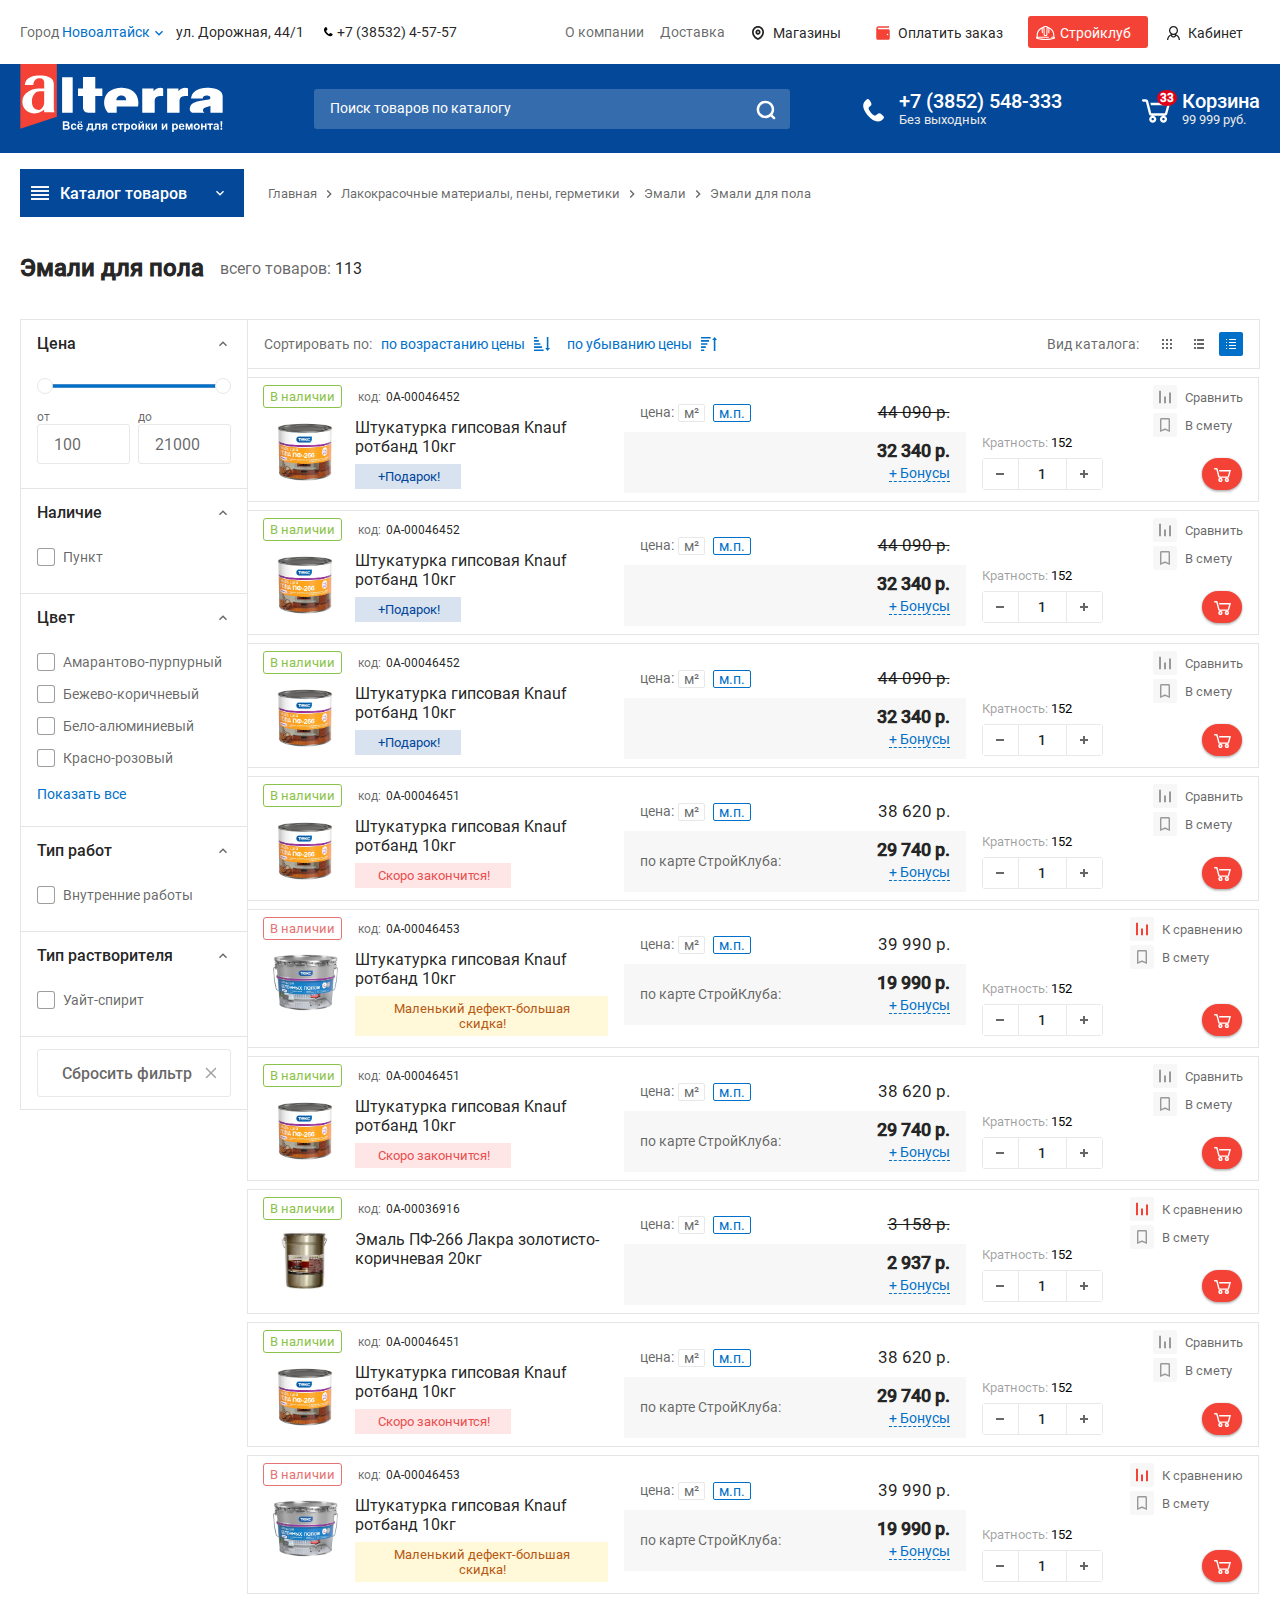
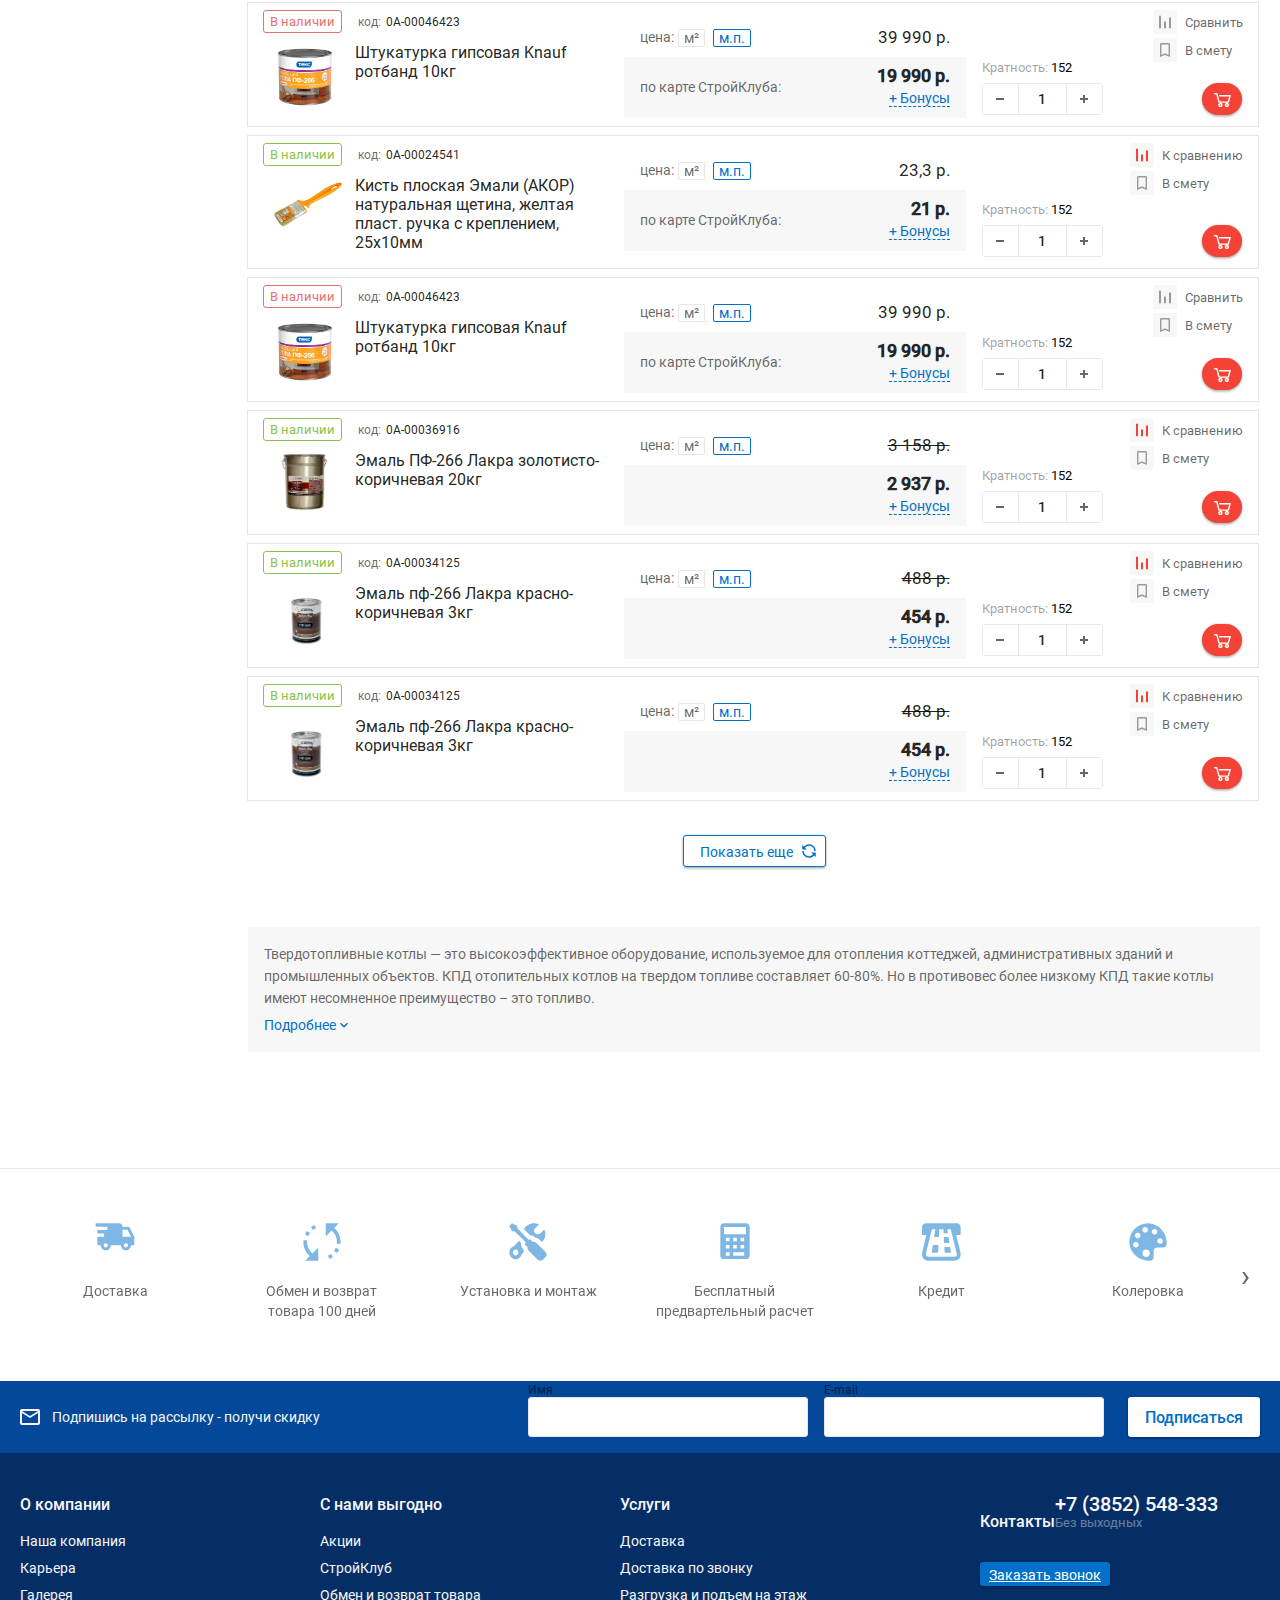
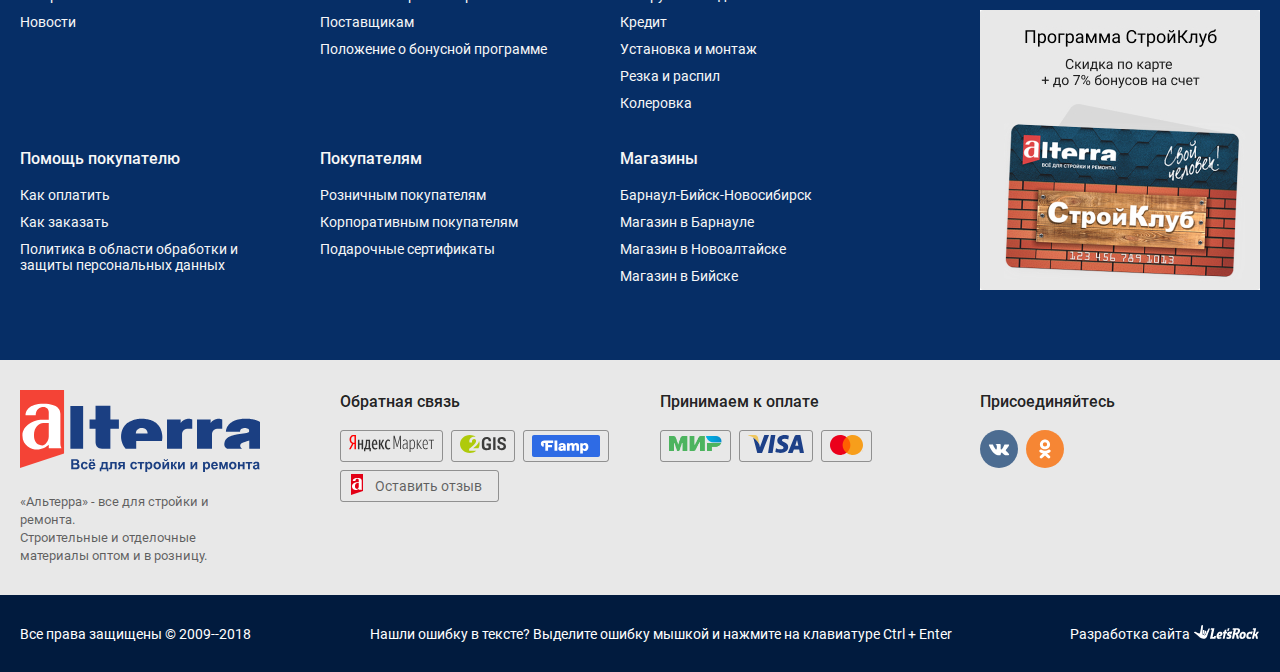
<file: catalog-table.html>
<!DOCTYPE html>
<html>
  <meta charset="UTF-8"/>
  <title>Альтерра</title>
  <link rel="stylesheet" href="css/style.css"/>
  <link rel="icon" type="image/x-icon" href="img/favicon.ico"/>
  <meta name="viewport" content="width=device-width, initial-scale=1, maximum-scale=1"/>
  <body class="page">
    <svg style="display:none;"><symbol id="alterra-logotype" width="203" height="68" viewBox="0 0 244 82" xmlns="http://www.w3.org/2000/svg">
<path fill-rule="evenodd" clip-rule="evenodd" d="M44.0473 63.5224V0H0V77.9552L44.0473 63.5224Z" fill="#F44336"/>
<path fill-rule="evenodd" clip-rule="evenodd" d="M28.7544 33.0023C28.7544 33.0023 26.8313 33.0023 23.1226 33.0023C19.4138 33.0023 13.9651 36.7253 13.9651 45.5505C13.9651 52.7668 18.2233 55.4327 22.4358 55.4327C24.8167 55.4327 28.7544 51.296 28.7544 46.3778V33.0023ZM41.4375 58.1446H28.7544V54.7892C26.6024 56.7657 22.0695 59.5695 16.9871 59.5695C11.9505 59.5695 2.42676 55.9843 2.42676 45.4126C2.42676 34.8868 14.6062 29.6469 21.6574 29.6469C28.7086 29.6469 28.7544 29.6469 28.7544 29.6469C28.7544 25.7859 28.7544 24.8666 28.7544 22.1547C28.7544 19.4888 26.8313 17.0987 23.3973 17.0987C19.9175 17.0987 15.705 19.3969 15.705 25.2803H5.58607C5.58607 21.3733 8.24173 13.7892 23.4889 13.7892C38.7818 13.7892 40.3843 20.6839 40.3843 23.7635C40.3843 26.889 40.3843 52.3991 40.3843 53.87C40.3843 56.398 41.4375 58.1446 41.4375 58.1446Z" fill="white"/>
<path fill-rule="evenodd" clip-rule="evenodd" d="M121.748 43.574H115.841V43.0224L115.933 42.5168L116.025 42.0572L116.162 41.5975L116.299 41.1379L116.528 40.7702L116.757 40.3565L117.032 40.0347L117.352 39.713L117.627 39.3912L117.993 39.1614L118.36 38.8856L118.726 38.7018L119.092 38.5179L119.55 38.3341L119.962 38.1962L120.374 38.1042L120.832 38.0123L121.244 37.9664L121.702 37.9204H121.748L122.114 37.9664L122.572 38.0123L122.984 38.0583L123.442 38.1502L123.854 38.2881L124.266 38.426L124.633 38.6099L124.999 38.7937L125.411 39.0695L125.731 39.2993L126.052 39.6211L126.327 39.9428L126.647 40.3105L126.876 40.6782L127.059 41.0919L127.242 41.5056L127.38 42.0112L127.517 42.4708L127.563 43.0224L127.609 43.574H121.748ZM63.1403 15.9036H50.3657V58.8341H63.1403V15.9036ZM243.908 38.1502L243.817 37.7365L243.725 37.2769L243.588 36.9092L243.496 36.4955L243.359 36.1278L243.221 35.7601L243.038 35.3924L242.901 35.0706L242.718 34.7489L242.535 34.4271L242.306 34.1054L242.077 33.8296L241.848 33.5998L241.573 33.324L241.344 33.0482L241.069 32.8184L240.795 32.5886L240.52 32.3587L240.199 32.1749L239.925 31.9451L239.604 31.7612L239.284 31.5773L238.963 31.3475L238.643 31.2096L238.276 31.0258L237.91 30.8879L237.59 30.704L237.223 30.5661L236.857 30.4282L236.491 30.2903L236.124 30.1525L235.712 30.0146L235.3 29.9226L234.934 29.8307L234.522 29.6928L234.11 29.6009L233.698 29.509L233.286 29.417L232.874 29.3251L232.416 29.2791L231.958 29.1872L231.546 29.1412L231.088 29.0493L230.676 29.0033L230.218 28.9114L229.76 28.8655L229.256 28.8195H228.798L228.341 28.7735H227.883L227.471 28.7276H227.013H226.509H226.005H225.502H224.998H224.494H223.991L223.533 28.7735L223.029 28.8195L222.526 28.8655H222.022L221.564 28.9114L221.106 29.0033L220.694 29.0493L220.236 29.1412L219.824 29.1872L219.366 29.2791L218.954 29.3251L218.496 29.417L218.084 29.509L217.672 29.6009L217.306 29.7388L216.894 29.8307L216.527 29.9226L216.115 30.0605L215.749 30.1984L215.337 30.3363L214.971 30.4742L214.604 30.6121L214.284 30.75L213.918 30.9338L213.551 31.0717L213.231 31.2556L212.864 31.4394L212.59 31.6233L212.269 31.8072L211.949 31.991L211.628 32.1749L211.308 32.4047L211.033 32.6345L210.758 32.8184L210.438 33.0482L210.209 33.324L209.934 33.5538L209.659 33.7836L209.43 34.0134L209.156 34.2892L208.881 34.565L208.652 34.7948L208.423 35.1166L208.194 35.3924L208.011 35.6681L207.782 35.9899L207.599 36.3116L207.37 36.5874L207.187 36.9551L207.004 37.2769L206.866 37.5986L206.729 38.0123L206.546 38.3341L206.454 38.7477L206.317 39.1155L206.18 39.5291L206.134 39.9428L206.042 40.3565L205.996 40.6782L205.951 40.9081L205.905 41.6435H220.053V41L220.099 40.8161L220.19 40.5403L220.328 40.1726L220.511 39.8049L220.694 39.5291L220.969 39.2534L221.198 39.0235L221.518 38.7937L221.885 38.6558L222.205 38.5179L222.617 38.38L223.029 38.2421L223.441 38.1502L223.899 38.1042H224.357L224.861 38.0583L225.319 38.1042H225.822L226.234 38.1962L226.646 38.2881L227.059 38.38L227.425 38.5179L227.791 38.6558L228.112 38.8397L228.432 39.0695L228.661 39.2993L228.89 39.6211L229.027 39.9888L229.119 40.4025V40.8161V41.2758L228.982 41.6435L228.798 41.9652L228.524 42.1951L228.249 42.3789L227.883 42.5628L227.516 42.7007L227.15 42.8386L226.738 42.9305L226.326 43.0224L225.914 43.1143L225.456 43.2063L225.044 43.2522L223.258 43.528L221.472 43.8038L219.687 44.0336L217.947 44.3094L217.489 44.3554L217.077 44.4473L216.619 44.5392L216.207 44.5852L215.795 44.6771L215.337 44.769L214.925 44.861L214.513 44.9529L214.101 45.0448L213.734 45.1827L213.322 45.2747L212.91 45.3666L212.544 45.5045L212.132 45.6424L211.766 45.7343L211.399 45.8722L210.987 46.0101L210.621 46.148L210.255 46.2859L209.934 46.4697L209.568 46.6076L209.202 46.7455L208.881 46.9294L208.561 47.1132L208.24 47.2971L207.919 47.5269L207.599 47.7108L207.324 47.8946L207.05 48.1244L206.775 48.4002L206.5 48.63L206.271 48.9058L206.042 49.1816L205.813 49.4574L205.584 49.7332L205.401 50.0549L205.218 50.4226L205.081 50.7444L204.898 51.1121L204.806 51.4798L204.669 51.8935L204.577 52.3072L204.485 52.7208L204.394 53.1805L204.348 53.5942L204.302 54.0538V54.4675L204.348 54.8812L204.394 55.2948L204.485 55.6625L204.623 56.0762L204.76 56.398L204.943 56.7657L205.126 57.0874L205.355 57.3632L205.584 57.639L205.859 57.8688L206.134 58.0986L206.408 58.3285L206.729 58.5123L207.095 58.6502L207.507 58.7421L207.919 58.7881L208.377 58.8341H222.205L221.518 58.3744L221.381 58.2365L221.198 58.0067L221.015 57.7769L220.786 57.4551L220.603 57.1794L220.419 56.8116L220.282 56.398L220.19 55.9843V55.5706L220.282 55.1569L220.374 54.7433L220.511 54.4215L220.694 54.0998L220.969 53.824L221.198 53.5942L221.472 53.3184L221.793 53.1345L222.114 52.9507L222.434 52.7668L222.8 52.6289L223.167 52.491L224.723 51.9854L226.234 51.4798L226.601 51.3419L227.013 51.25L227.379 51.1121L227.791 50.9742L228.157 50.8363L228.432 50.7444L228.615 50.6984L228.844 50.6525L229.256 50.4226V58.8341H244V39.5751V39.1155L243.954 38.6099L243.908 38.1502ZM90.3837 15.8116H75.5487V29.463H69.5506V38.7018H75.5487V51.1581V51.5717V52.0314V52.4451L75.5945 52.8587L75.6403 53.2264L75.686 53.5942L75.7776 53.9619L75.8692 54.3296L75.9608 54.6513L76.0523 54.9731L76.1897 55.2948L76.3271 55.6166L76.5102 55.8924L76.6476 56.1681L76.8307 56.398L77.0139 56.6738L77.2428 56.8576L77.426 57.0874L77.6549 57.3172L77.8838 57.5471L78.1128 57.7309L78.3875 57.8688L78.6622 58.0527L79.0285 58.1446L79.349 58.2365L79.6695 58.3744L79.99 58.4664L80.4021 58.5123L80.7684 58.5583L81.1805 58.6042L81.5468 58.6502H81.9589L82.4168 58.6962H90.3837V38.7018H98.9002V29.463H90.3837V15.8116ZM171.61 29.2332L171.244 29.1412L170.923 29.0493L170.603 28.9574L170.237 28.9114L169.916 28.8655L169.55 28.8195L169.184 28.7735H168.817H168.497H168.13L167.81 28.8195L167.444 28.8655L167.123 28.9114L166.757 29.0033L166.482 29.0493L166.162 29.1412L165.841 29.2332L165.566 29.3251L165.292 29.417L164.971 29.509L164.696 29.6468L164.422 29.7847L164.147 29.9226L163.872 30.0605L163.597 30.2444L163.323 30.3823L163.094 30.5661L162.819 30.75L162.59 30.9338L162.315 31.1177L162.132 31.3475L161.903 31.5773L161.674 31.7612L161.445 31.991L161.262 32.2208L161.033 32.4507L160.85 32.7264L160.667 32.9563V29.463H147.023V58.8341H162.041V44.2634V43.8498L162.086 43.4361L162.132 43.0684L162.224 42.7466L162.315 42.3789L162.453 42.0572L162.59 41.7354L162.728 41.4596L162.865 41.1838L163.048 40.9081L163.277 40.6782L163.46 40.4484L163.689 40.2646L163.918 40.0347L164.147 39.8509L164.422 39.713L164.696 39.5291L164.971 39.3912L165.292 39.2534L165.612 39.1155L165.933 39.0235L166.299 38.9316L166.619 38.8397L167.032 38.7937L167.398 38.7477L167.81 38.7018H172.251V29.463L171.931 29.3251L171.61 29.2332ZM201.555 29.2332L201.235 29.1412L200.914 29.0493L200.548 28.9574L200.227 28.9114L199.861 28.8655L199.54 28.8195L199.174 28.7735H198.808H198.487H198.121L197.755 28.8195L197.434 28.8655L197.068 28.9114L196.747 29.0033L196.427 29.0493L196.106 29.1412L195.832 29.2332L195.511 29.3251L195.236 29.417L194.962 29.509L194.641 29.6468L194.366 29.7847L194.092 29.9226L193.817 30.0605L193.588 30.2444L193.313 30.3823L193.039 30.5661L192.764 30.75L192.535 30.9338L192.306 31.1177L192.077 31.3475L191.848 31.5773L191.619 31.7612L191.39 31.991L191.207 32.2208L191.024 32.4507L190.795 32.7264L190.612 32.9563L190.658 29.463H177.013V58.8341H191.986V44.2634V43.8498L192.031 43.4361L192.123 43.0684L192.214 42.7466L192.306 42.3789L192.398 42.0572L192.535 41.7354L192.672 41.4596L192.855 41.1838L193.039 40.9081L193.222 40.6782L193.405 40.4484L193.634 40.2646L193.863 40.0347L194.138 39.8509L194.412 39.713L194.641 39.5291L194.962 39.3912L195.236 39.2534L195.557 39.1155L195.877 39.0235L196.244 38.9316L196.61 38.8397L196.976 38.7937L197.388 38.7477L197.755 38.7018H202.242V29.463L201.876 29.3251L201.555 29.2332ZM142.306 46.3778V45.9641L142.261 45.5964V45.2287L142.169 44.815L142.123 44.4473L142.077 44.0336L141.986 43.6199L141.894 43.2522L141.849 42.7926L141.757 42.3789L141.665 42.0112L141.574 41.5975L141.436 41.1838L141.299 40.7702L141.162 40.4025L141.024 39.9888L140.887 39.5751L140.75 39.2074L140.567 38.7937L140.429 38.472L140.246 38.1042L140.063 37.7825L139.88 37.4148L139.697 37.093L139.468 36.7713L139.239 36.4495L139.056 36.1278L138.827 35.852L138.552 35.5303L138.323 35.2545L138.094 34.9327L137.819 34.6569L137.545 34.3812L137.27 34.1054L136.995 33.8296L136.72 33.5998L136.446 33.324L136.125 33.0942L135.805 32.8643L135.53 32.5886L135.209 32.3587L134.889 32.1749L134.523 31.9451L134.248 31.7612L133.882 31.5773L133.561 31.3475L133.195 31.1637L132.874 30.9798L132.508 30.8419L132.142 30.6581L131.821 30.5202L131.455 30.3823L131.089 30.2444L130.722 30.1065L130.356 29.9686L129.99 29.8767L129.578 29.7847L129.211 29.6928L128.845 29.6009L128.479 29.509L128.067 29.417L127.7 29.3711L127.288 29.2791L126.876 29.2332L126.464 29.1412L126.052 29.0493L125.64 29.0033L125.228 28.9574L124.816 28.9114L124.404 28.8655L123.992 28.8195L123.579 28.7735H123.122L122.755 28.7276H122.297H121.885H121.748H121.473H121.061H120.649L120.237 28.7735H119.825L119.413 28.8195L119.001 28.8655L118.543 28.9114L118.131 28.9574L117.719 29.0033L117.352 29.0493L116.94 29.1412L116.482 29.2332L116.116 29.3251L115.704 29.417L115.292 29.509L114.88 29.6009L114.468 29.7388L114.056 29.8307L113.644 29.9686L113.277 30.1065L112.865 30.2444L112.499 30.3823L112.087 30.5202L111.721 30.704L111.308 30.8879L110.942 31.0717L110.53 31.2096L110.164 31.4394L109.798 31.6233L109.431 31.8072L109.065 31.991L108.699 32.2208L108.332 32.4507L107.966 32.6345L107.646 32.8643L107.279 33.0942L106.959 33.3699L106.638 33.5998L106.363 33.8755L106.089 34.1054L105.814 34.3812L105.539 34.6569L105.31 34.9327L105.036 35.2545L104.807 35.5303L104.532 35.852L104.349 36.1278L104.074 36.4495L103.891 36.7713L103.662 37.093L103.479 37.4148L103.296 37.7825L103.113 38.1042L102.929 38.472L102.746 38.7937L102.609 39.1614L102.426 39.4832L102.288 39.8509L102.151 40.2186L102.014 40.5403L101.922 40.9081L101.785 41.2758L101.693 41.6435L101.602 42.0112L101.51 42.3789L101.418 42.7466L101.373 43.1603L101.327 43.528L101.235 43.9417L101.19 44.3094L101.144 44.7231V45.0908L101.098 45.5045L101.052 45.8722V46.2859V46.6536V47.0673V47.4809L101.098 47.8486L101.144 48.2623V48.63L101.235 49.0437L101.281 49.4114L101.327 49.8251L101.418 50.2388L101.464 50.6065L101.602 50.9742L101.693 51.3419L101.785 51.7556L101.922 52.1233L102.014 52.491L102.151 52.8587L102.288 53.2264L102.426 53.5942L102.609 53.9619L102.746 54.3296L102.929 54.6973L103.113 55.019L103.296 55.3868L103.479 55.7085L103.662 56.0762L103.891 56.398L104.074 56.7657L104.349 57.0415L104.532 57.3632L104.807 57.685L105.036 58.0067L105.265 58.3285L105.539 58.6502H116.208V51.1121H121.748H141.894L141.986 50.6984L142.077 50.3307L142.123 49.963L142.169 49.5493L142.215 49.1356L142.261 48.7679L142.306 48.3542V47.9865L142.352 47.5729V47.1592V46.7915L142.306 46.3778Z" fill="#FFFFFF"/>
<path fill-rule="evenodd" clip-rule="evenodd" d="M241.482 79.2421V77.3116H243.405V79.2421H241.482ZM241.894 76.6222L241.39 71.4742V69.13H243.496V71.4742L242.993 76.6222H241.894ZM237.361 75.7489C237.132 75.7948 236.72 75.8867 236.216 76.0246C235.667 76.1166 235.346 76.2545 235.163 76.3464C234.934 76.5303 234.797 76.7601 234.797 77.0359C234.797 77.3116 234.888 77.5415 235.071 77.7253C235.3 77.9092 235.529 78.0471 235.85 78.0471C236.216 78.0471 236.537 77.9092 236.857 77.6794C237.086 77.4955 237.223 77.3116 237.315 77.0359C237.361 76.898 237.361 76.5762 237.361 76.1166V75.7489ZM234.797 74.1861L233.057 73.8643C233.24 73.1289 233.606 72.6233 234.064 72.2556C234.568 71.8879 235.255 71.75 236.216 71.75C237.086 71.75 237.681 71.8419 238.139 72.0717C238.551 72.2556 238.826 72.5314 239.009 72.8531C239.192 73.1289 239.284 73.7264 239.284 74.5538L239.238 76.806C239.238 77.4495 239.284 77.9092 239.33 78.2309C239.375 78.5527 239.513 78.8744 239.696 79.2421H237.773C237.727 79.1042 237.636 78.9204 237.59 78.6446C237.544 78.5527 237.544 78.4607 237.498 78.4148C237.178 78.7825 236.811 79.0123 236.491 79.1502C236.079 79.3341 235.712 79.426 235.255 79.426C234.522 79.426 233.927 79.1962 233.515 78.7825C233.103 78.3688 232.874 77.8632 232.874 77.2197C232.874 76.852 232.965 76.4383 233.148 76.1166C233.332 75.8408 233.606 75.565 233.973 75.3811C234.339 75.1973 234.843 75.0594 235.529 74.9675C236.399 74.7836 237.04 74.5998 237.361 74.4619V74.278C237.361 73.9103 237.269 73.6345 237.086 73.4507C236.903 73.3128 236.582 73.2208 236.079 73.2208C235.712 73.2208 235.438 73.3128 235.255 73.4507C235.071 73.5885 234.934 73.8184 234.797 74.1861ZM225.639 71.8879H232.233V73.4507H229.898V79.2421H227.974V73.4507H225.639V71.8879ZM217.947 71.8879H219.87V74.5998H222.663V71.8879H224.586V79.2421H222.663V76.1625H219.87V79.2421H217.947V71.8879ZM210.987 75.565C210.987 76.3004 211.171 76.852 211.537 77.2197C211.857 77.6334 212.269 77.8172 212.773 77.8172C213.277 77.8172 213.689 77.6334 214.055 77.2197C214.376 76.852 214.559 76.3004 214.559 75.565C214.559 74.8296 214.376 74.278 214.055 73.9103C213.689 73.5426 213.277 73.3128 212.773 73.3128C212.269 73.3128 211.857 73.5426 211.537 73.9103C211.171 74.278 210.987 74.8755 210.987 75.565ZM209.019 75.4731C209.019 74.8296 209.202 74.232 209.476 73.5885C209.843 72.991 210.255 72.5314 210.85 72.2556C211.399 71.8879 212.086 71.75 212.773 71.75C213.872 71.75 214.788 72.1177 215.475 72.8531C216.161 73.5426 216.528 74.4619 216.528 75.565C216.528 76.6681 216.161 77.5874 215.475 78.3228C214.742 79.0583 213.872 79.426 212.773 79.426C212.132 79.426 211.491 79.2421 210.896 78.9663C210.255 78.6446 209.843 78.185 209.476 77.5874C209.202 77.0359 209.019 76.3004 209.019 75.4731ZM199.357 71.8879H201.738L203.524 76.9899L205.356 71.8879H207.736V79.2421H206.088V74.4159L204.348 79.2421H202.7L201.006 74.4159V79.2421H199.357V71.8879ZM196.015 74.9675C195.969 74.3699 195.832 73.9563 195.557 73.6805C195.282 73.4047 194.962 73.2208 194.596 73.2208C194.138 73.2208 193.817 73.4047 193.542 73.6805C193.268 74.0022 193.13 74.4159 193.13 74.9675H196.015ZM195.878 76.898L197.801 77.2197C197.572 77.9092 197.16 78.4607 196.656 78.8744C196.107 79.1962 195.466 79.426 194.641 79.426C193.359 79.426 192.444 79.0123 191.848 78.139C191.345 77.4955 191.116 76.6222 191.116 75.6569C191.116 74.4159 191.436 73.4507 192.077 72.7612C192.673 72.0717 193.497 71.75 194.458 71.75C195.511 71.75 196.381 72.1177 197.022 72.8531C197.618 73.5426 197.938 74.6457 197.892 76.1166H193.085C193.085 76.7141 193.268 77.1278 193.542 77.4955C193.863 77.7713 194.229 77.9551 194.641 77.9551C194.962 77.9551 195.191 77.8632 195.42 77.6794C195.649 77.5415 195.786 77.2657 195.878 76.898ZM184.934 75.4731C184.934 76.2545 185.118 76.852 185.438 77.2657C185.759 77.6794 186.171 77.8632 186.629 77.8632C187.086 77.8632 187.453 77.6794 187.727 77.3116C188.048 76.9439 188.185 76.3464 188.185 75.565C188.185 74.7836 188.002 74.1861 187.727 73.8184C187.407 73.4507 187.041 73.2668 186.583 73.2668C186.125 73.2668 185.713 73.4507 185.438 73.8184C185.118 74.1861 184.934 74.7376 184.934 75.4731ZM183.057 71.8879H184.843V72.991C185.072 72.6233 185.392 72.3475 185.804 72.0717C186.217 71.8419 186.629 71.75 187.132 71.75C187.956 71.75 188.689 72.0717 189.284 72.7612C189.879 73.4047 190.154 74.324 190.154 75.519C190.154 76.7601 189.879 77.7253 189.284 78.3688C188.689 79.0583 187.956 79.426 187.132 79.426C186.72 79.426 186.354 79.3341 185.988 79.1502C185.667 79.0123 185.347 78.7365 184.98 78.3228V82H183.057V71.8879ZM170.557 71.8879H172.389V76.4843L175.365 71.8879H177.242V79.2421H175.411V74.5538L172.389 79.2421H170.557V71.8879ZM158.057 71.8879H159.889V76.4843L162.865 71.8879H164.742V79.2421H162.911V74.5538L159.889 79.2421H158.057V71.8879ZM151.006 71.8879H152.929V74.8755C153.25 74.8755 153.479 74.7836 153.616 74.5998C153.753 74.4159 153.891 74.0941 154.074 73.5426C154.303 72.8531 154.578 72.3935 154.898 72.1637C155.173 71.9798 155.585 71.8419 156.043 71.8419C156.18 71.8419 156.455 71.8879 156.821 71.8879V73.1749C156.317 73.1749 155.951 73.2208 155.86 73.3128C155.722 73.4047 155.539 73.7264 155.356 74.232C155.173 74.8755 154.852 75.2892 154.394 75.4731C155.035 75.6569 155.539 76.1625 155.951 77.0359C155.951 77.1278 155.997 77.1278 156.043 77.2197L157.096 79.2421H155.035L154.074 77.0818C153.891 76.6681 153.708 76.3924 153.57 76.2545C153.433 76.1625 153.204 76.0706 152.929 76.0706V79.2421H151.006V71.8879ZM147.023 68.9462H147.938C147.893 69.5897 147.664 70.0953 147.297 70.417C146.885 70.7847 146.427 70.9686 145.832 70.9686C145.191 70.9686 144.688 70.7847 144.321 70.417C143.955 70.0953 143.726 69.5897 143.68 68.9462H144.596C144.642 69.2679 144.779 69.5437 144.962 69.6816C145.145 69.8655 145.42 69.9574 145.832 69.9574C146.153 69.9574 146.473 69.8655 146.656 69.6816C146.84 69.5437 146.977 69.2679 147.023 68.9462ZM142.444 71.8879H144.275V76.4843L147.206 71.8879H149.129V79.2421H147.252V74.5538L144.275 79.2421H142.444V71.8879ZM135.438 75.565C135.438 76.3004 135.622 76.852 135.942 77.2197C136.308 77.6334 136.721 77.8172 137.224 77.8172C137.728 77.8172 138.14 77.6334 138.46 77.2197C138.827 76.852 138.964 76.3004 138.964 75.565C138.964 74.8296 138.827 74.278 138.46 73.9103C138.14 73.5426 137.728 73.3128 137.224 73.3128C136.721 73.3128 136.308 73.5426 135.942 73.9103C135.622 74.278 135.438 74.8755 135.438 75.565ZM133.47 75.4731C133.47 74.8296 133.607 74.232 133.928 73.5885C134.248 72.991 134.706 72.5314 135.255 72.2556C135.851 71.8879 136.492 71.75 137.224 71.75C138.323 71.75 139.193 72.1177 139.926 72.8531C140.612 73.5426 140.979 74.4619 140.979 75.565C140.979 76.6681 140.612 77.5874 139.926 78.3228C139.193 79.0583 138.277 79.426 137.224 79.426C136.537 79.426 135.942 79.2421 135.301 78.9663C134.706 78.6446 134.248 78.185 133.928 77.5874C133.607 77.0359 133.47 76.3004 133.47 75.4731ZM127.197 75.4731C127.197 76.2545 127.334 76.852 127.7 77.2657C128.021 77.6794 128.387 77.8632 128.845 77.8632C129.303 77.8632 129.669 77.6794 129.944 77.3116C130.265 76.9439 130.402 76.3464 130.402 75.565C130.402 74.7836 130.265 74.1861 129.944 73.8184C129.669 73.4507 129.257 73.2668 128.799 73.2668C128.341 73.2668 127.975 73.4507 127.655 73.8184C127.334 74.1861 127.197 74.7376 127.197 75.4731ZM125.32 71.8879H127.105V72.991C127.334 72.6233 127.655 72.3475 128.021 72.0717C128.433 71.8419 128.891 71.75 129.349 71.75C130.219 71.75 130.906 72.0717 131.501 72.7612C132.096 73.4047 132.371 74.324 132.371 75.519C132.371 76.7601 132.096 77.7253 131.501 78.3688C130.906 79.0583 130.173 79.426 129.349 79.426C128.937 79.426 128.57 79.3341 128.25 79.1502C127.929 79.0123 127.563 78.7365 127.197 78.3228V82H125.32V71.8879ZM117.627 71.8879H124.221V73.4507H121.885V79.2421H119.962V73.4507H117.627V71.8879ZM117.032 74.0941L115.155 74.4159C115.063 74.0482 114.926 73.7724 114.697 73.5426C114.468 73.3587 114.193 73.2668 113.827 73.2668C113.369 73.2668 112.957 73.4507 112.682 73.7724C112.408 74.0941 112.27 74.6457 112.27 75.4271C112.27 76.3004 112.408 76.9439 112.682 77.2657C112.957 77.6334 113.369 77.8172 113.873 77.8172C114.239 77.8172 114.514 77.7253 114.743 77.4955C114.972 77.3116 115.155 76.9439 115.246 76.4383L117.124 76.7601C116.94 77.6334 116.574 78.2769 115.979 78.7365C115.475 79.1962 114.697 79.426 113.781 79.426C112.682 79.426 111.858 79.0583 111.217 78.3688C110.576 77.7253 110.256 76.7601 110.256 75.565C110.256 74.3699 110.576 73.4507 111.217 72.7612C111.858 72.0717 112.728 71.75 113.827 71.75C114.697 71.75 115.384 71.9338 115.887 72.3475C116.437 72.7152 116.803 73.3128 117.032 74.0941ZM102.93 73.1289H101.556C101.052 73.1289 100.686 73.2208 100.503 73.3587C100.274 73.4966 100.182 73.7264 100.182 74.0941C100.182 74.4159 100.274 74.6917 100.549 74.8296C100.778 74.9675 101.144 75.0594 101.693 75.0594H102.93V73.1289ZM104.853 71.8879V79.2421H102.93V76.1625H102.792C102.334 76.1625 102.06 76.2545 101.831 76.3464C101.648 76.4383 101.419 76.7141 101.19 77.0359L101.098 77.1737L99.8161 79.2421H97.5725L98.9461 77.0818C99.3582 76.4843 99.6787 76.1625 99.9992 76.0706C99.4955 76.0246 99.0377 75.8408 98.7172 75.4271C98.3509 75.0594 98.1677 74.5998 98.1677 74.0022C98.1677 73.4966 98.3051 73.1289 98.534 72.7612C98.763 72.4394 99.0377 72.2096 99.404 72.0717C99.7703 71.9798 100.366 71.8879 101.052 71.8879H104.853ZM90.2465 71.8879H96.6567V79.2421H94.7337V73.4507H92.1238V76.7601C92.1238 77.5874 92.0322 78.185 91.8491 78.5067C91.6659 78.8744 91.437 79.1042 91.2081 79.1962C90.9791 79.2881 90.6128 79.3341 90.0634 79.3341C89.7887 79.3341 89.3766 79.2881 88.8729 79.2421V77.8172C88.9187 77.8172 89.0103 77.8172 89.1934 77.8172C89.3766 77.8172 89.5597 77.8172 89.6513 77.8172C89.926 77.8172 90.0634 77.7253 90.155 77.5874C90.2007 77.4036 90.2465 76.9439 90.2465 76.1625V71.8879ZM85.7136 77.6334V73.4966H83.3785C83.2869 75.519 82.9664 76.898 82.4169 77.6334H85.7136ZM86.8125 79.2421H81.318V81.1267H79.7613V77.6334H80.5396C80.8602 77.2657 81.1349 76.7141 81.3638 75.9327C81.5928 75.1513 81.6843 73.8184 81.7301 71.8879H87.5909V77.6334H88.3693V81.1267H86.8125V79.2421ZM72.6185 70.9686V69.2679H74.2668V70.9686H72.6185ZM69.6423 70.9686V69.2679H71.3364V70.9686H69.6423ZM73.4426 74.9675C73.4426 74.3699 73.3053 73.9563 73.0305 73.6805C72.7558 73.4047 72.4353 73.2208 72.0232 73.2208C71.6111 73.2208 71.2448 73.4047 70.9701 73.6805C70.6954 74.0022 70.558 74.4159 70.558 74.9675H73.4426ZM73.3511 76.898L75.2741 77.2197C74.9994 77.9092 74.6331 78.4607 74.0837 78.8744C73.5342 79.1962 72.8932 79.426 72.069 79.426C70.8328 79.426 69.917 79.0123 69.276 78.139C68.8181 77.4955 68.5892 76.6222 68.5892 75.6569C68.5892 74.4159 68.8639 73.4507 69.5049 72.7612C70.146 72.0717 70.9243 71.75 71.8859 71.75C72.9848 71.75 73.8089 72.1177 74.45 72.8531C75.091 73.5426 75.3657 74.6457 75.3657 76.1166H70.558C70.558 76.7141 70.6954 77.1278 71.0159 77.4955C71.2906 77.7713 71.6569 77.9551 72.1148 77.9551C72.4353 77.9551 72.6643 77.8632 72.8474 77.6794C73.0763 77.5415 73.2137 77.2657 73.3511 76.898ZM67.6734 74.0941L65.7504 74.4159C65.7046 74.0482 65.5672 73.7724 65.3383 73.5426C65.1094 73.3587 64.8346 73.2668 64.4683 73.2668C63.9647 73.2668 63.5984 73.4507 63.3237 73.7724C63.0489 74.0941 62.8658 74.6457 62.8658 75.4271C62.8658 76.3004 63.0489 76.9439 63.3237 77.2657C63.5984 77.6334 64.0105 77.8172 64.4683 77.8172C64.8346 77.8172 65.1551 77.7253 65.3841 77.4955C65.613 77.3116 65.7962 76.9439 65.8877 76.4383L67.765 76.7601C67.5819 77.6334 67.2156 78.2769 66.6203 78.7365C66.0709 79.1962 65.3383 79.426 64.3768 79.426C63.3237 79.426 62.4995 79.0583 61.8585 78.3688C61.2175 77.7253 60.8969 76.7601 60.8969 75.565C60.8969 74.3699 61.2175 73.4507 61.8585 72.7612C62.4995 72.0717 63.3694 71.75 64.4226 71.75C65.2925 71.75 66.0251 71.9338 66.5288 72.3475C67.0782 72.7152 67.4445 73.3128 67.6734 74.0941ZM53.2505 74.8296V77.4955H55.1278C55.8603 77.4955 56.3182 77.4955 56.5472 77.4495C56.8219 77.4036 57.0508 77.2657 57.2797 77.0359C57.4629 76.852 57.5545 76.5302 57.5545 76.1625C57.5545 75.8867 57.4629 75.611 57.3255 75.4271C57.1882 75.1973 56.9592 75.0594 56.6845 74.9675C56.4098 74.8755 55.8146 74.8296 54.8988 74.8296H53.2505ZM53.2505 70.7847V73.1289H54.5783C55.3567 73.1289 55.8603 73.1289 56.0435 73.0829C56.4098 73.037 56.6845 72.945 56.8677 72.7612C57.0508 72.5314 57.1424 72.3015 57.1424 71.9338C57.1424 71.6581 57.0966 71.3823 56.9135 71.1984C56.7303 71.0145 56.5014 70.8767 56.1351 70.8307C55.9519 70.8307 55.3567 70.7847 54.4409 70.7847H53.2505ZM51.2358 69.13H55.2651C56.0435 69.13 56.6387 69.176 57.005 69.222C57.4171 69.2679 57.7834 69.4518 58.0581 69.6356C58.3786 69.8654 58.6076 70.1412 58.8365 70.463C59.0655 70.8307 59.157 71.1984 59.157 71.658C59.157 72.1177 59.0197 72.5773 58.7449 72.945C58.516 73.3587 58.1955 73.6345 57.7376 73.8643C58.3329 74.0482 58.7907 74.324 59.157 74.7836C59.4775 75.1973 59.6149 75.7029 59.6149 76.3004C59.6149 76.7601 59.5233 77.1737 59.3402 77.6334C59.1112 78.0471 58.7907 78.4148 58.4702 78.6906C58.0581 78.9204 57.646 79.1042 57.0966 79.1502C56.7303 79.1962 55.9519 79.1962 54.6241 79.2421H51.2358V69.13Z" fill="#FFFFFF"/>
</symbol>
<symbol id="alterra-logotype-mobile" width="92" height="27" viewBox="0 0 92 27" fill="none" xmlns="http://www.w3.org/2000/svg">
<path fill-rule="evenodd" clip-rule="evenodd" d="M16.608 21.9885V0H0V26.9845L16.608 21.9885Z" fill="#F44336"/>
<path fill-rule="evenodd" clip-rule="evenodd" d="M10.8419 11.4238C10.8419 11.4238 10.1168 11.4238 8.71838 11.4238C7.31999 11.4238 5.26557 12.7126 5.26557 15.7675C5.26557 18.2654 6.87113 19.1882 8.45942 19.1882C9.35715 19.1882 10.8419 17.7563 10.8419 16.0539V11.4238ZM15.624 20.127H10.8419V18.9655C10.0304 19.6497 8.32131 20.6202 6.405 20.6202C4.50596 20.6202 0.915039 19.3792 0.915039 15.7197C0.915039 12.0762 5.50727 10.2624 8.16593 10.2624C10.8246 10.2624 10.8419 10.2624 10.8419 10.2624C10.8419 8.92588 10.8419 8.60766 10.8419 7.66893C10.8419 6.74612 10.1168 5.91876 8.82196 5.91876C7.5099 5.91876 5.92161 6.71429 5.92161 8.75086H2.10626C2.10626 7.39845 3.10757 4.77319 8.85649 4.77319C14.6227 4.77319 15.2269 7.15979 15.2269 8.22581C15.2269 9.30773 15.2269 18.1381 15.2269 18.6473C15.2269 19.5224 15.624 20.127 15.624 20.127Z" fill="white"/>
<path fill-rule="evenodd" clip-rule="evenodd" d="M45.9053 15.0833H43.6783V14.8924L43.7128 14.7174L43.7473 14.5583L43.7991 14.3991L43.8509 14.24L43.9372 14.1128L44.0236 13.9696L44.1271 13.8582L44.248 13.7468L44.3516 13.6354L44.4897 13.5559L44.6278 13.4604L44.7659 13.3968L44.904 13.3331L45.0767 13.2695L45.232 13.2218L45.3874 13.1899L45.5601 13.1581L45.7154 13.1422L45.8881 13.1263H45.9053L46.0435 13.1422L46.2161 13.1581L46.3715 13.174L46.5441 13.2058L46.6995 13.2536L46.8549 13.3013L46.993 13.365L47.1311 13.4286L47.2865 13.5241L47.4073 13.6036L47.5282 13.715L47.6317 13.8264L47.7526 13.9536L47.8389 14.0809L47.908 14.2241L47.977 14.3673L48.0288 14.5423L48.0806 14.7014L48.0979 14.8924L48.1151 15.0833H45.9053ZM23.8074 5.50509H18.9907V20.3656H23.8074V5.50509ZM91.9658 13.2058L91.9312 13.0627L91.8967 12.9035L91.8449 12.7763L91.8104 12.6331L91.7586 12.5058L91.7068 12.3785L91.6377 12.2512L91.5859 12.1398L91.5169 12.0285L91.4478 11.9171L91.3615 11.8057L91.2752 11.7102L91.1889 11.6307L91.0853 11.5352L90.999 11.4398L90.8954 11.3602L90.7918 11.2807L90.6882 11.2011L90.5674 11.1375L90.4638 11.0579L90.3429 10.9943L90.2221 10.9306L90.1012 10.8511L89.9804 10.8033L89.8423 10.7397L89.7042 10.692L89.5833 10.6283L89.4452 10.5806L89.3071 10.5329L89.169 10.4851L89.0309 10.4374L88.8755 10.3897L88.7201 10.3578L88.582 10.326L88.4266 10.2783L88.2713 10.2465L88.1159 10.2146L87.9605 10.1828L87.8051 10.151L87.6325 10.1351L87.4598 10.1033L87.3045 10.0874L87.1318 10.0555L86.9764 10.0396L86.8038 10.0078L86.6312 9.99189L86.4413 9.97598H86.2686L86.096 9.96007H85.9233L85.768 9.94416H85.5953H85.4054H85.2155H85.0256H84.8357H84.6458H84.4559L84.2833 9.96007L84.0934 9.97598L83.9035 9.99189H83.7136L83.5409 10.0078L83.3683 10.0396L83.2129 10.0555L83.0403 10.0874L82.8849 10.1033L82.7122 10.1351L82.5569 10.151L82.3842 10.1828L82.2288 10.2146L82.0735 10.2465L81.9354 10.2942L81.78 10.326L81.6419 10.3578L81.4865 10.4056L81.3484 10.4533L81.193 10.501L81.0549 10.5488L80.9168 10.5965L80.7959 10.6442L80.6578 10.7079L80.5197 10.7556L80.3989 10.8192L80.2607 10.8829L80.1572 10.9465L80.0363 11.0102L79.9155 11.0738L79.7946 11.1375L79.6738 11.217L79.5702 11.2966L79.4666 11.3602L79.3458 11.4398L79.2594 11.5352L79.1558 11.6148L79.0523 11.6943L78.9659 11.7739L78.8624 11.8694L78.7588 11.9648L78.6725 12.0444L78.5861 12.1557L78.4998 12.2512L78.4308 12.3467L78.3444 12.458L78.2754 12.5694L78.1891 12.6649L78.12 12.7922L78.051 12.9035L77.9992 13.0149L77.9474 13.1581L77.8783 13.2695L77.8438 13.4127L77.792 13.54L77.7402 13.6832L77.7229 13.8264L77.6884 13.9696L77.6711 14.0809L77.6539 14.1605L77.6366 14.4151H82.9712V14.1923L82.9885 14.1287L83.023 14.0332L83.0748 13.9059L83.1438 13.7786L83.2129 13.6832L83.3165 13.5877L83.4028 13.5082L83.5236 13.4286L83.6618 13.3809L83.7826 13.3331L83.938 13.2854L84.0934 13.2377L84.2487 13.2058L84.4214 13.1899H84.594L84.7839 13.174L84.9566 13.1899H85.1465L85.3018 13.2218L85.4572 13.2536L85.6126 13.2854L85.7507 13.3331L85.8888 13.3809L86.0097 13.4445L86.1305 13.5241L86.2168 13.6036L86.3032 13.715L86.3549 13.8423L86.3895 13.9855V14.1287V14.2878L86.3377 14.4151L86.2686 14.5264L86.165 14.606L86.0615 14.6696L85.9233 14.7333L85.7852 14.781L85.6471 14.8287L85.4917 14.8606L85.3364 14.8924L85.181 14.9242L85.0084 14.956L84.853 14.9719L84.1797 15.0674L83.5064 15.1629L82.8331 15.2424L82.1771 15.3379L82.0044 15.3538L81.849 15.3856L81.6764 15.4174L81.521 15.4333L81.3656 15.4652L81.193 15.497L81.0376 15.5288L80.8823 15.5606L80.7269 15.5924L80.5888 15.6402L80.4334 15.672L80.278 15.7038L80.1399 15.7516L79.9845 15.7993L79.8464 15.8311L79.7083 15.8788L79.5529 15.9266L79.4148 15.9743L79.2767 16.022L79.1558 16.0857L79.0177 16.1334L78.8796 16.1811L78.7588 16.2448L78.6379 16.3084L78.5171 16.3721L78.3962 16.4516L78.2754 16.5153L78.1718 16.5789L78.0682 16.6585L77.9646 16.7539L77.861 16.8335L77.7747 16.9289L77.6884 17.0244L77.6021 17.1199L77.5158 17.2153L77.4467 17.3267L77.3777 17.454L77.3259 17.5654L77.2568 17.6927L77.2223 17.8199L77.1705 17.9631L77.136 18.1063L77.1014 18.2495L77.0669 18.4086L77.0496 18.5518L77.0324 18.7109V18.8541L77.0496 18.9973L77.0669 19.1405L77.1014 19.2678L77.1532 19.411L77.205 19.5224L77.2741 19.6497L77.3431 19.761L77.4294 19.8565L77.5158 19.952L77.6194 20.0315L77.7229 20.1111L77.8265 20.1906L77.9474 20.2543L78.0855 20.302L78.2409 20.3338L78.3962 20.3497L78.5689 20.3656H83.7826L83.5236 20.2065L83.4719 20.1588L83.4028 20.0793L83.3337 19.9997L83.2474 19.8883L83.1784 19.7929L83.1093 19.6656L83.0575 19.5224L83.023 19.3792V19.236L83.0575 19.0928L83.092 18.9496L83.1438 18.8382L83.2129 18.7268L83.3165 18.6314L83.4028 18.5518L83.5064 18.4564L83.6272 18.3927L83.7481 18.3291L83.8689 18.2654L84.007 18.2177L84.1451 18.17L84.7321 17.995L85.3018 17.8199L85.44 17.7722L85.5953 17.7404L85.7334 17.6927L85.8888 17.6449L86.0269 17.5972L86.1305 17.5654L86.1996 17.5495L86.2859 17.5335L86.4413 17.454V20.3656H92.0003V13.6991V13.54L91.983 13.365L91.9658 13.2058ZM34.0795 5.47327H28.4859V10.1987H26.2243V13.3968H28.4859V17.7086V17.8518V18.0109V18.1541L28.5032 18.2973L28.5205 18.4245L28.5377 18.5518L28.5723 18.6791L28.6068 18.8064L28.6413 18.9178L28.6758 19.0291L28.7276 19.1405L28.7794 19.2519L28.8485 19.3474L28.9003 19.4428L28.9693 19.5224L29.0384 19.6178L29.1247 19.6815L29.1938 19.761L29.2801 19.8406L29.3664 19.9201L29.4527 19.9838L29.5563 20.0315L29.6599 20.0952L29.798 20.127L29.9189 20.1588L30.0397 20.2065L30.1605 20.2384L30.3159 20.2543L30.454 20.2702L30.6094 20.2861L30.7475 20.302H30.9029L31.0755 20.3179H34.0795V13.3968H37.2906V10.1987H34.0795V5.47327ZM64.7059 10.1192L64.5677 10.0874L64.4469 10.0555L64.3261 10.0237L64.1879 10.0078L64.0671 9.99189L63.929 9.97598L63.7909 9.96007H63.6528H63.5319H63.3938L63.2729 9.97598L63.1348 9.99189L63.014 10.0078L62.8759 10.0396L62.7723 10.0555L62.6514 10.0874L62.5306 10.1192L62.427 10.151L62.3234 10.1828L62.2026 10.2146L62.099 10.2624L61.9954 10.3101L61.8918 10.3578L61.7882 10.4056L61.6847 10.4692L61.5811 10.5169L61.4948 10.5806L61.3912 10.6442L61.3048 10.7079L61.2013 10.7715L61.1322 10.8511L61.0459 10.9306L60.9596 10.9943L60.8732 11.0738L60.8042 11.1534L60.7179 11.2329L60.6488 11.3284L60.5798 11.4079V10.1987H55.4351V20.3656H61.0977V15.322V15.1788L61.1149 15.0356L61.1322 14.9083L61.1667 14.7969L61.2013 14.6696L61.2531 14.5583L61.3048 14.4469L61.3566 14.3514L61.4084 14.2559L61.4775 14.1605L61.5638 14.0809L61.6329 14.0014L61.7192 13.9377L61.8055 13.8582L61.8918 13.7945L61.9954 13.7468L62.099 13.6832L62.2026 13.6354L62.3234 13.5877L62.4443 13.54L62.5651 13.5082L62.7032 13.4763L62.8241 13.4445L62.9795 13.4286L63.1176 13.4127L63.2729 13.3968H64.9476V10.1987L64.8267 10.151L64.7059 10.1192ZM75.9965 10.1192L75.8757 10.0874L75.7548 10.0555L75.6167 10.0237L75.4959 10.0078L75.3578 9.99189L75.2369 9.97598L75.0988 9.96007H74.9607H74.8398H74.7017L74.5636 9.97598L74.4428 9.99189L74.3047 10.0078L74.1838 10.0396L74.063 10.0555L73.9421 10.0874L73.8385 10.1192L73.7177 10.151L73.6141 10.1828L73.5105 10.2146L73.3897 10.2624L73.2861 10.3101L73.1825 10.3578L73.0789 10.4056L72.9926 10.4692L72.889 10.5169L72.7854 10.5806L72.6818 10.6442L72.5955 10.7079L72.5092 10.7715L72.4229 10.8511L72.3366 10.9306L72.2502 10.9943L72.1639 11.0738L72.0949 11.1534L72.0258 11.2329L71.9395 11.3284L71.8704 11.4079L71.8877 10.1987H66.743V20.3656H72.3884V15.322V15.1788L72.4056 15.0356L72.4401 14.9083L72.4747 14.7969L72.5092 14.6696L72.5437 14.5583L72.5955 14.4469L72.6473 14.3514L72.7164 14.2559L72.7854 14.1605L72.8545 14.0809L72.9235 14.0014L73.0099 13.9377L73.0962 13.8582L73.1998 13.7945L73.3033 13.7468L73.3897 13.6832L73.5105 13.6354L73.6141 13.5877L73.7349 13.54L73.8558 13.5082L73.9939 13.4763L74.132 13.4445L74.2701 13.4286L74.4255 13.4127L74.5636 13.3968H76.2555V10.1987L76.1174 10.151L75.9965 10.1192ZM53.6569 16.0539V15.9107L53.6396 15.7834V15.6561L53.6051 15.5129L53.5878 15.3856L53.5706 15.2424L53.536 15.0992L53.5015 14.9719L53.4842 14.8128L53.4497 14.6696L53.4152 14.5423L53.3807 14.3991L53.3289 14.2559L53.2771 14.1128L53.2253 13.9855L53.1735 13.8423L53.1217 13.6991L53.0699 13.5718L53.0009 13.4286L52.9491 13.3172L52.88 13.1899L52.8109 13.0786L52.7419 12.9513L52.6728 12.8399L52.5865 12.7285L52.5002 12.6172L52.4311 12.5058L52.3448 12.4103L52.2412 12.2989L52.1549 12.2035L52.0686 12.0921L51.965 11.9966L51.8614 11.9012L51.7578 11.8057L51.6543 11.7102L51.5507 11.6307L51.4471 11.5352L51.3262 11.4557L51.2054 11.3761L51.1018 11.2807L50.981 11.2011L50.8601 11.1375L50.722 11.0579L50.6184 10.9943L50.4803 10.9306L50.3595 10.8511L50.2213 10.7874L50.1005 10.7238L49.9624 10.6761L49.8243 10.6124L49.7034 10.5647L49.5653 10.5169L49.4272 10.4692L49.2891 10.4215L49.151 10.3737L49.0129 10.3419L48.8575 10.3101L48.7194 10.2783L48.5813 10.2465L48.4431 10.2146L48.2878 10.1828L48.1497 10.1669L47.9943 10.1351L47.8389 10.1192L47.6835 10.0874L47.5282 10.0555L47.3728 10.0396L47.2174 10.0237L47.062 10.0078L46.9067 9.99189L46.7513 9.97598L46.5959 9.96007H46.4233L46.2851 9.94416H46.1125H45.9571H45.9053H45.8018H45.6464H45.491L45.3356 9.96007H45.1803L45.0249 9.97598L44.8695 9.99189L44.6969 10.0078L44.5415 10.0237L44.3861 10.0396L44.248 10.0555L44.0926 10.0874L43.92 10.1192L43.7819 10.151L43.6265 10.1828L43.4711 10.2146L43.3157 10.2465L43.1604 10.2942L43.005 10.326L42.8496 10.3737L42.7115 10.4215L42.5561 10.4692L42.418 10.5169L42.2626 10.5647L42.1245 10.6283L41.9691 10.692L41.831 10.7556L41.6756 10.8033L41.5375 10.8829L41.3994 10.9465L41.2613 11.0102L41.1232 11.0738L40.9851 11.1534L40.847 11.2329L40.7089 11.2966L40.588 11.3761L40.4499 11.4557L40.3291 11.5511L40.2082 11.6307L40.1046 11.7262L40.001 11.8057L39.8975 11.9012L39.7939 11.9966L39.7076 12.0921L39.604 12.2035L39.5176 12.2989L39.4141 12.4103L39.345 12.5058L39.2414 12.6172L39.1724 12.7285L39.086 12.8399L39.017 12.9513L38.9479 13.0786L38.8789 13.1899L38.8098 13.3172L38.7408 13.4286L38.689 13.5559L38.6199 13.6673L38.5681 13.7945L38.5163 13.9218L38.4645 14.0332L38.43 14.1605L38.3782 14.2878L38.3437 14.4151L38.3092 14.5423L38.2746 14.6696L38.2401 14.7969L38.2228 14.9401L38.2056 15.0674L38.1711 15.2106L38.1538 15.3379L38.1365 15.4811V15.6084L38.1193 15.7516L38.102 15.8788V16.022V16.1493V16.2925V16.4357L38.1193 16.563L38.1365 16.7062V16.8335L38.1711 16.9767L38.1883 17.104L38.2056 17.2472L38.2401 17.3904L38.2574 17.5176L38.3092 17.6449L38.3437 17.7722L38.3782 17.9154L38.43 18.0427L38.4645 18.17L38.5163 18.2973L38.5681 18.4245L38.6199 18.5518L38.689 18.6791L38.7408 18.8064L38.8098 18.9337L38.8789 19.0451L38.9479 19.1723L39.017 19.2837L39.086 19.411L39.1724 19.5224L39.2414 19.6497L39.345 19.7451L39.4141 19.8565L39.5176 19.9679L39.604 20.0793L39.6903 20.1906L39.7939 20.302H43.8164V17.6927H45.9053H53.5015L53.536 17.5495L53.5706 17.4222L53.5878 17.2949L53.6051 17.1517L53.6224 17.0085L53.6396 16.8812L53.6569 16.738V16.6107L53.6741 16.4675V16.3243V16.1971L53.6569 16.0539Z" fill="#F7F7F7"/>
</symbol>
<symbol id="alterra-logotype-blue" width="244" height="82" viewBox="0 0 244 82" fill="none" xmlns="http://www.w3.org/2000/svg">
<path fill-rule="evenodd" clip-rule="evenodd" d="M44.0473 63.5224V0H0V77.9552L44.0473 63.5224Z" fill="#F44336"/>
<path fill-rule="evenodd" clip-rule="evenodd" d="M28.7544 33.0023C28.7544 33.0023 26.8313 33.0023 23.1226 33.0023C19.4138 33.0023 13.9651 36.7253 13.9651 45.5505C13.9651 52.7668 18.2233 55.4327 22.4358 55.4327C24.8167 55.4327 28.7544 51.296 28.7544 46.3778V33.0023ZM41.4375 58.1446H28.7544V54.7892C26.6024 56.7657 22.0695 59.5695 16.9871 59.5695C11.9505 59.5695 2.42676 55.9843 2.42676 45.4126C2.42676 34.8868 14.6062 29.6469 21.6574 29.6469C28.7086 29.6469 28.7544 29.6469 28.7544 29.6469C28.7544 25.7859 28.7544 24.8666 28.7544 22.1547C28.7544 19.4888 26.8313 17.0987 23.3973 17.0987C19.9175 17.0987 15.705 19.3969 15.705 25.2803H5.58607C5.58607 21.3733 8.24173 13.7892 23.4889 13.7892C38.7818 13.7892 40.3843 20.6839 40.3843 23.7635C40.3843 26.889 40.3843 52.3991 40.3843 53.87C40.3843 56.398 41.4375 58.1446 41.4375 58.1446Z" fill="white"/>
<path fill-rule="evenodd" clip-rule="evenodd" d="M121.748 43.574H115.841V43.0224L115.933 42.5168L116.025 42.0572L116.162 41.5975L116.299 41.1379L116.528 40.7702L116.757 40.3565L117.032 40.0347L117.352 39.713L117.627 39.3912L117.993 39.1614L118.36 38.8856L118.726 38.7018L119.092 38.5179L119.55 38.3341L119.962 38.1962L120.374 38.1042L120.832 38.0123L121.244 37.9664L121.702 37.9204H121.748L122.114 37.9664L122.572 38.0123L122.984 38.0583L123.442 38.1502L123.854 38.2881L124.266 38.426L124.633 38.6099L124.999 38.7937L125.411 39.0695L125.731 39.2993L126.052 39.6211L126.327 39.9428L126.647 40.3105L126.876 40.6782L127.059 41.0919L127.242 41.5056L127.38 42.0112L127.517 42.4708L127.563 43.0224L127.609 43.574H121.748ZM63.1403 15.9036H50.3657V58.8341H63.1403V15.9036ZM243.908 38.1502L243.817 37.7365L243.725 37.2769L243.588 36.9092L243.496 36.4955L243.359 36.1278L243.221 35.7601L243.038 35.3924L242.901 35.0706L242.718 34.7489L242.535 34.4271L242.306 34.1054L242.077 33.8296L241.848 33.5998L241.573 33.324L241.344 33.0482L241.069 32.8184L240.795 32.5886L240.52 32.3587L240.199 32.1749L239.925 31.9451L239.604 31.7612L239.284 31.5773L238.963 31.3475L238.643 31.2096L238.276 31.0258L237.91 30.8879L237.59 30.704L237.223 30.5661L236.857 30.4282L236.491 30.2903L236.124 30.1525L235.712 30.0146L235.3 29.9226L234.934 29.8307L234.522 29.6928L234.11 29.6009L233.698 29.509L233.286 29.417L232.874 29.3251L232.416 29.2791L231.958 29.1872L231.546 29.1412L231.088 29.0493L230.676 29.0033L230.218 28.9114L229.76 28.8655L229.256 28.8195H228.798L228.341 28.7735H227.883L227.471 28.7276H227.013H226.509H226.005H225.502H224.998H224.494H223.991L223.533 28.7735L223.029 28.8195L222.526 28.8655H222.022L221.564 28.9114L221.106 29.0033L220.694 29.0493L220.236 29.1412L219.824 29.1872L219.366 29.2791L218.954 29.3251L218.496 29.417L218.084 29.509L217.672 29.6009L217.306 29.7388L216.894 29.8307L216.527 29.9226L216.115 30.0605L215.749 30.1984L215.337 30.3363L214.971 30.4742L214.604 30.6121L214.284 30.75L213.918 30.9338L213.551 31.0717L213.231 31.2556L212.864 31.4394L212.59 31.6233L212.269 31.8072L211.949 31.991L211.628 32.1749L211.308 32.4047L211.033 32.6345L210.758 32.8184L210.438 33.0482L210.209 33.324L209.934 33.5538L209.659 33.7836L209.43 34.0134L209.156 34.2892L208.881 34.565L208.652 34.7948L208.423 35.1166L208.194 35.3924L208.011 35.6681L207.782 35.9899L207.599 36.3116L207.37 36.5874L207.187 36.9551L207.004 37.2769L206.866 37.5986L206.729 38.0123L206.546 38.3341L206.454 38.7477L206.317 39.1155L206.18 39.5291L206.134 39.9428L206.042 40.3565L205.996 40.6782L205.951 40.9081L205.905 41.6435H220.053V41L220.099 40.8161L220.19 40.5403L220.328 40.1726L220.511 39.8049L220.694 39.5291L220.969 39.2534L221.198 39.0235L221.518 38.7937L221.885 38.6558L222.205 38.5179L222.617 38.38L223.029 38.2421L223.441 38.1502L223.899 38.1042H224.357L224.861 38.0583L225.319 38.1042H225.822L226.234 38.1962L226.646 38.2881L227.059 38.38L227.425 38.5179L227.791 38.6558L228.112 38.8397L228.432 39.0695L228.661 39.2993L228.89 39.6211L229.027 39.9888L229.119 40.4025V40.8161V41.2758L228.982 41.6435L228.798 41.9652L228.524 42.1951L228.249 42.3789L227.883 42.5628L227.516 42.7007L227.15 42.8386L226.738 42.9305L226.326 43.0224L225.914 43.1143L225.456 43.2063L225.044 43.2522L223.258 43.528L221.472 43.8038L219.687 44.0336L217.947 44.3094L217.489 44.3554L217.077 44.4473L216.619 44.5392L216.207 44.5852L215.795 44.6771L215.337 44.769L214.925 44.861L214.513 44.9529L214.101 45.0448L213.734 45.1827L213.322 45.2747L212.91 45.3666L212.544 45.5045L212.132 45.6424L211.766 45.7343L211.399 45.8722L210.987 46.0101L210.621 46.148L210.255 46.2859L209.934 46.4697L209.568 46.6076L209.202 46.7455L208.881 46.9294L208.561 47.1132L208.24 47.2971L207.919 47.5269L207.599 47.7108L207.324 47.8946L207.05 48.1244L206.775 48.4002L206.5 48.63L206.271 48.9058L206.042 49.1816L205.813 49.4574L205.584 49.7332L205.401 50.0549L205.218 50.4226L205.081 50.7444L204.898 51.1121L204.806 51.4798L204.669 51.8935L204.577 52.3072L204.485 52.7208L204.394 53.1805L204.348 53.5942L204.302 54.0538V54.4675L204.348 54.8812L204.394 55.2948L204.485 55.6625L204.623 56.0762L204.76 56.398L204.943 56.7657L205.126 57.0874L205.355 57.3632L205.584 57.639L205.859 57.8688L206.134 58.0986L206.408 58.3285L206.729 58.5123L207.095 58.6502L207.507 58.7421L207.919 58.7881L208.377 58.8341H222.205L221.518 58.3744L221.381 58.2365L221.198 58.0067L221.015 57.7769L220.786 57.4551L220.603 57.1794L220.419 56.8116L220.282 56.398L220.19 55.9843V55.5706L220.282 55.1569L220.374 54.7433L220.511 54.4215L220.694 54.0998L220.969 53.824L221.198 53.5942L221.472 53.3184L221.793 53.1345L222.114 52.9507L222.434 52.7668L222.8 52.6289L223.167 52.491L224.723 51.9854L226.234 51.4798L226.601 51.3419L227.013 51.25L227.379 51.1121L227.791 50.9742L228.157 50.8363L228.432 50.7444L228.615 50.6984L228.844 50.6525L229.256 50.4226V58.8341H244V39.5751V39.1155L243.954 38.6099L243.908 38.1502ZM90.3837 15.8116H75.5487V29.463H69.5506V38.7018H75.5487V51.1581V51.5717V52.0314V52.4451L75.5945 52.8587L75.6403 53.2264L75.686 53.5942L75.7776 53.9619L75.8692 54.3296L75.9608 54.6513L76.0523 54.9731L76.1897 55.2948L76.3271 55.6166L76.5102 55.8924L76.6476 56.1681L76.8307 56.398L77.0139 56.6738L77.2428 56.8576L77.426 57.0874L77.6549 57.3172L77.8838 57.5471L78.1128 57.7309L78.3875 57.8688L78.6622 58.0527L79.0285 58.1446L79.349 58.2365L79.6695 58.3744L79.99 58.4664L80.4021 58.5123L80.7684 58.5583L81.1805 58.6042L81.5468 58.6502H81.9589L82.4168 58.6962H90.3837V38.7018H98.9002V29.463H90.3837V15.8116ZM171.61 29.2332L171.244 29.1412L170.923 29.0493L170.603 28.9574L170.237 28.9114L169.916 28.8655L169.55 28.8195L169.184 28.7735H168.817H168.497H168.13L167.81 28.8195L167.444 28.8655L167.123 28.9114L166.757 29.0033L166.482 29.0493L166.162 29.1412L165.841 29.2332L165.566 29.3251L165.292 29.417L164.971 29.509L164.696 29.6468L164.422 29.7847L164.147 29.9226L163.872 30.0605L163.597 30.2444L163.323 30.3823L163.094 30.5661L162.819 30.75L162.59 30.9338L162.315 31.1177L162.132 31.3475L161.903 31.5773L161.674 31.7612L161.445 31.991L161.262 32.2208L161.033 32.4507L160.85 32.7264L160.667 32.9563V29.463H147.023V58.8341H162.041V44.2634V43.8498L162.086 43.4361L162.132 43.0684L162.224 42.7466L162.315 42.3789L162.453 42.0572L162.59 41.7354L162.728 41.4596L162.865 41.1838L163.048 40.9081L163.277 40.6782L163.46 40.4484L163.689 40.2646L163.918 40.0347L164.147 39.8509L164.422 39.713L164.696 39.5291L164.971 39.3912L165.292 39.2534L165.612 39.1155L165.933 39.0235L166.299 38.9316L166.619 38.8397L167.032 38.7937L167.398 38.7477L167.81 38.7018H172.251V29.463L171.931 29.3251L171.61 29.2332ZM201.555 29.2332L201.235 29.1412L200.914 29.0493L200.548 28.9574L200.227 28.9114L199.861 28.8655L199.54 28.8195L199.174 28.7735H198.808H198.487H198.121L197.755 28.8195L197.434 28.8655L197.068 28.9114L196.747 29.0033L196.427 29.0493L196.106 29.1412L195.832 29.2332L195.511 29.3251L195.236 29.417L194.962 29.509L194.641 29.6468L194.366 29.7847L194.092 29.9226L193.817 30.0605L193.588 30.2444L193.313 30.3823L193.039 30.5661L192.764 30.75L192.535 30.9338L192.306 31.1177L192.077 31.3475L191.848 31.5773L191.619 31.7612L191.39 31.991L191.207 32.2208L191.024 32.4507L190.795 32.7264L190.612 32.9563L190.658 29.463H177.013V58.8341H191.986V44.2634V43.8498L192.031 43.4361L192.123 43.0684L192.214 42.7466L192.306 42.3789L192.398 42.0572L192.535 41.7354L192.672 41.4596L192.855 41.1838L193.039 40.9081L193.222 40.6782L193.405 40.4484L193.634 40.2646L193.863 40.0347L194.138 39.8509L194.412 39.713L194.641 39.5291L194.962 39.3912L195.236 39.2534L195.557 39.1155L195.877 39.0235L196.244 38.9316L196.61 38.8397L196.976 38.7937L197.388 38.7477L197.755 38.7018H202.242V29.463L201.876 29.3251L201.555 29.2332ZM142.306 46.3778V45.9641L142.261 45.5964V45.2287L142.169 44.815L142.123 44.4473L142.077 44.0336L141.986 43.6199L141.894 43.2522L141.849 42.7926L141.757 42.3789L141.665 42.0112L141.574 41.5975L141.436 41.1838L141.299 40.7702L141.162 40.4025L141.024 39.9888L140.887 39.5751L140.75 39.2074L140.567 38.7937L140.429 38.472L140.246 38.1042L140.063 37.7825L139.88 37.4148L139.697 37.093L139.468 36.7713L139.239 36.4495L139.056 36.1278L138.827 35.852L138.552 35.5303L138.323 35.2545L138.094 34.9327L137.819 34.6569L137.545 34.3812L137.27 34.1054L136.995 33.8296L136.72 33.5998L136.446 33.324L136.125 33.0942L135.805 32.8643L135.53 32.5886L135.209 32.3587L134.889 32.1749L134.523 31.9451L134.248 31.7612L133.882 31.5773L133.561 31.3475L133.195 31.1637L132.874 30.9798L132.508 30.8419L132.142 30.6581L131.821 30.5202L131.455 30.3823L131.089 30.2444L130.722 30.1065L130.356 29.9686L129.99 29.8767L129.578 29.7847L129.211 29.6928L128.845 29.6009L128.479 29.509L128.067 29.417L127.7 29.3711L127.288 29.2791L126.876 29.2332L126.464 29.1412L126.052 29.0493L125.64 29.0033L125.228 28.9574L124.816 28.9114L124.404 28.8655L123.992 28.8195L123.579 28.7735H123.122L122.755 28.7276H122.297H121.885H121.748H121.473H121.061H120.649L120.237 28.7735H119.825L119.413 28.8195L119.001 28.8655L118.543 28.9114L118.131 28.9574L117.719 29.0033L117.352 29.0493L116.94 29.1412L116.482 29.2332L116.116 29.3251L115.704 29.417L115.292 29.509L114.88 29.6009L114.468 29.7388L114.056 29.8307L113.644 29.9686L113.277 30.1065L112.865 30.2444L112.499 30.3823L112.087 30.5202L111.721 30.704L111.308 30.8879L110.942 31.0717L110.53 31.2096L110.164 31.4394L109.798 31.6233L109.431 31.8072L109.065 31.991L108.699 32.2208L108.332 32.4507L107.966 32.6345L107.646 32.8643L107.279 33.0942L106.959 33.3699L106.638 33.5998L106.363 33.8755L106.089 34.1054L105.814 34.3812L105.539 34.6569L105.31 34.9327L105.036 35.2545L104.807 35.5303L104.532 35.852L104.349 36.1278L104.074 36.4495L103.891 36.7713L103.662 37.093L103.479 37.4148L103.296 37.7825L103.113 38.1042L102.929 38.472L102.746 38.7937L102.609 39.1614L102.426 39.4832L102.288 39.8509L102.151 40.2186L102.014 40.5403L101.922 40.9081L101.785 41.2758L101.693 41.6435L101.602 42.0112L101.51 42.3789L101.418 42.7466L101.373 43.1603L101.327 43.528L101.235 43.9417L101.19 44.3094L101.144 44.7231V45.0908L101.098 45.5045L101.052 45.8722V46.2859V46.6536V47.0673V47.4809L101.098 47.8486L101.144 48.2623V48.63L101.235 49.0437L101.281 49.4114L101.327 49.8251L101.418 50.2388L101.464 50.6065L101.602 50.9742L101.693 51.3419L101.785 51.7556L101.922 52.1233L102.014 52.491L102.151 52.8587L102.288 53.2264L102.426 53.5942L102.609 53.9619L102.746 54.3296L102.929 54.6973L103.113 55.019L103.296 55.3868L103.479 55.7085L103.662 56.0762L103.891 56.398L104.074 56.7657L104.349 57.0415L104.532 57.3632L104.807 57.685L105.036 58.0067L105.265 58.3285L105.539 58.6502H116.208V51.1121H121.748H141.894L141.986 50.6984L142.077 50.3307L142.123 49.963L142.169 49.5493L142.215 49.1356L142.261 48.7679L142.306 48.3542V47.9865L142.352 47.5729V47.1592V46.7915L142.306 46.3778Z" fill="#1B3F82"/>
<path fill-rule="evenodd" clip-rule="evenodd" d="M241.482 79.2421V77.3116H243.405V79.2421H241.482ZM241.894 76.6222L241.39 71.4742V69.13H243.496V71.4742L242.993 76.6222H241.894ZM237.361 75.7489C237.132 75.7948 236.72 75.8867 236.216 76.0246C235.667 76.1166 235.346 76.2545 235.163 76.3464C234.934 76.5303 234.797 76.7601 234.797 77.0359C234.797 77.3116 234.888 77.5415 235.071 77.7253C235.3 77.9092 235.529 78.0471 235.85 78.0471C236.216 78.0471 236.537 77.9092 236.857 77.6794C237.086 77.4955 237.223 77.3116 237.315 77.0359C237.361 76.898 237.361 76.5762 237.361 76.1166V75.7489ZM234.797 74.1861L233.057 73.8643C233.24 73.1289 233.606 72.6233 234.064 72.2556C234.568 71.8879 235.255 71.75 236.216 71.75C237.086 71.75 237.681 71.8419 238.139 72.0717C238.551 72.2556 238.826 72.5314 239.009 72.8531C239.192 73.1289 239.284 73.7264 239.284 74.5538L239.238 76.806C239.238 77.4495 239.284 77.9092 239.33 78.2309C239.375 78.5527 239.513 78.8744 239.696 79.2421H237.773C237.727 79.1042 237.636 78.9204 237.59 78.6446C237.544 78.5527 237.544 78.4607 237.498 78.4148C237.178 78.7825 236.811 79.0123 236.491 79.1502C236.079 79.3341 235.712 79.426 235.255 79.426C234.522 79.426 233.927 79.1962 233.515 78.7825C233.103 78.3688 232.874 77.8632 232.874 77.2197C232.874 76.852 232.965 76.4383 233.148 76.1166C233.332 75.8408 233.606 75.565 233.973 75.3811C234.339 75.1973 234.843 75.0594 235.529 74.9675C236.399 74.7836 237.04 74.5998 237.361 74.4619V74.278C237.361 73.9103 237.269 73.6345 237.086 73.4507C236.903 73.3128 236.582 73.2208 236.079 73.2208C235.712 73.2208 235.438 73.3128 235.255 73.4507C235.071 73.5885 234.934 73.8184 234.797 74.1861ZM225.639 71.8879H232.233V73.4507H229.898V79.2421H227.974V73.4507H225.639V71.8879ZM217.947 71.8879H219.87V74.5998H222.663V71.8879H224.586V79.2421H222.663V76.1625H219.87V79.2421H217.947V71.8879ZM210.987 75.565C210.987 76.3004 211.171 76.852 211.537 77.2197C211.857 77.6334 212.269 77.8172 212.773 77.8172C213.277 77.8172 213.689 77.6334 214.055 77.2197C214.376 76.852 214.559 76.3004 214.559 75.565C214.559 74.8296 214.376 74.278 214.055 73.9103C213.689 73.5426 213.277 73.3128 212.773 73.3128C212.269 73.3128 211.857 73.5426 211.537 73.9103C211.171 74.278 210.987 74.8755 210.987 75.565ZM209.019 75.4731C209.019 74.8296 209.202 74.232 209.476 73.5885C209.843 72.991 210.255 72.5314 210.85 72.2556C211.399 71.8879 212.086 71.75 212.773 71.75C213.872 71.75 214.788 72.1177 215.475 72.8531C216.161 73.5426 216.528 74.4619 216.528 75.565C216.528 76.6681 216.161 77.5874 215.475 78.3228C214.742 79.0583 213.872 79.426 212.773 79.426C212.132 79.426 211.491 79.2421 210.896 78.9663C210.255 78.6446 209.843 78.185 209.476 77.5874C209.202 77.0359 209.019 76.3004 209.019 75.4731ZM199.357 71.8879H201.738L203.524 76.9899L205.356 71.8879H207.736V79.2421H206.088V74.4159L204.348 79.2421H202.7L201.006 74.4159V79.2421H199.357V71.8879ZM196.015 74.9675C195.969 74.3699 195.832 73.9563 195.557 73.6805C195.282 73.4047 194.962 73.2208 194.596 73.2208C194.138 73.2208 193.817 73.4047 193.542 73.6805C193.268 74.0022 193.13 74.4159 193.13 74.9675H196.015ZM195.878 76.898L197.801 77.2197C197.572 77.9092 197.16 78.4607 196.656 78.8744C196.107 79.1962 195.466 79.426 194.641 79.426C193.359 79.426 192.444 79.0123 191.848 78.139C191.345 77.4955 191.116 76.6222 191.116 75.6569C191.116 74.4159 191.436 73.4507 192.077 72.7612C192.673 72.0717 193.497 71.75 194.458 71.75C195.511 71.75 196.381 72.1177 197.022 72.8531C197.618 73.5426 197.938 74.6457 197.892 76.1166H193.085C193.085 76.7141 193.268 77.1278 193.542 77.4955C193.863 77.7713 194.229 77.9551 194.641 77.9551C194.962 77.9551 195.191 77.8632 195.42 77.6794C195.649 77.5415 195.786 77.2657 195.878 76.898ZM184.934 75.4731C184.934 76.2545 185.118 76.852 185.438 77.2657C185.759 77.6794 186.171 77.8632 186.629 77.8632C187.086 77.8632 187.453 77.6794 187.727 77.3116C188.048 76.9439 188.185 76.3464 188.185 75.565C188.185 74.7836 188.002 74.1861 187.727 73.8184C187.407 73.4507 187.041 73.2668 186.583 73.2668C186.125 73.2668 185.713 73.4507 185.438 73.8184C185.118 74.1861 184.934 74.7376 184.934 75.4731ZM183.057 71.8879H184.843V72.991C185.072 72.6233 185.392 72.3475 185.804 72.0717C186.217 71.8419 186.629 71.75 187.132 71.75C187.956 71.75 188.689 72.0717 189.284 72.7612C189.879 73.4047 190.154 74.324 190.154 75.519C190.154 76.7601 189.879 77.7253 189.284 78.3688C188.689 79.0583 187.956 79.426 187.132 79.426C186.72 79.426 186.354 79.3341 185.988 79.1502C185.667 79.0123 185.347 78.7365 184.98 78.3228V82H183.057V71.8879ZM170.557 71.8879H172.389V76.4843L175.365 71.8879H177.242V79.2421H175.411V74.5538L172.389 79.2421H170.557V71.8879ZM158.057 71.8879H159.889V76.4843L162.865 71.8879H164.742V79.2421H162.911V74.5538L159.889 79.2421H158.057V71.8879ZM151.006 71.8879H152.929V74.8755C153.25 74.8755 153.479 74.7836 153.616 74.5998C153.753 74.4159 153.891 74.0941 154.074 73.5426C154.303 72.8531 154.578 72.3935 154.898 72.1637C155.173 71.9798 155.585 71.8419 156.043 71.8419C156.18 71.8419 156.455 71.8879 156.821 71.8879V73.1749C156.317 73.1749 155.951 73.2208 155.86 73.3128C155.722 73.4047 155.539 73.7264 155.356 74.232C155.173 74.8755 154.852 75.2892 154.394 75.4731C155.035 75.6569 155.539 76.1625 155.951 77.0359C155.951 77.1278 155.997 77.1278 156.043 77.2197L157.096 79.2421H155.035L154.074 77.0818C153.891 76.6681 153.708 76.3924 153.57 76.2545C153.433 76.1625 153.204 76.0706 152.929 76.0706V79.2421H151.006V71.8879ZM147.023 68.9462H147.938C147.893 69.5897 147.664 70.0953 147.297 70.417C146.885 70.7847 146.427 70.9686 145.832 70.9686C145.191 70.9686 144.688 70.7847 144.321 70.417C143.955 70.0953 143.726 69.5897 143.68 68.9462H144.596C144.642 69.2679 144.779 69.5437 144.962 69.6816C145.145 69.8655 145.42 69.9574 145.832 69.9574C146.153 69.9574 146.473 69.8655 146.656 69.6816C146.84 69.5437 146.977 69.2679 147.023 68.9462ZM142.444 71.8879H144.275V76.4843L147.206 71.8879H149.129V79.2421H147.252V74.5538L144.275 79.2421H142.444V71.8879ZM135.438 75.565C135.438 76.3004 135.622 76.852 135.942 77.2197C136.308 77.6334 136.721 77.8172 137.224 77.8172C137.728 77.8172 138.14 77.6334 138.46 77.2197C138.827 76.852 138.964 76.3004 138.964 75.565C138.964 74.8296 138.827 74.278 138.46 73.9103C138.14 73.5426 137.728 73.3128 137.224 73.3128C136.721 73.3128 136.308 73.5426 135.942 73.9103C135.622 74.278 135.438 74.8755 135.438 75.565ZM133.47 75.4731C133.47 74.8296 133.607 74.232 133.928 73.5885C134.248 72.991 134.706 72.5314 135.255 72.2556C135.851 71.8879 136.492 71.75 137.224 71.75C138.323 71.75 139.193 72.1177 139.926 72.8531C140.612 73.5426 140.979 74.4619 140.979 75.565C140.979 76.6681 140.612 77.5874 139.926 78.3228C139.193 79.0583 138.277 79.426 137.224 79.426C136.537 79.426 135.942 79.2421 135.301 78.9663C134.706 78.6446 134.248 78.185 133.928 77.5874C133.607 77.0359 133.47 76.3004 133.47 75.4731ZM127.197 75.4731C127.197 76.2545 127.334 76.852 127.7 77.2657C128.021 77.6794 128.387 77.8632 128.845 77.8632C129.303 77.8632 129.669 77.6794 129.944 77.3116C130.265 76.9439 130.402 76.3464 130.402 75.565C130.402 74.7836 130.265 74.1861 129.944 73.8184C129.669 73.4507 129.257 73.2668 128.799 73.2668C128.341 73.2668 127.975 73.4507 127.655 73.8184C127.334 74.1861 127.197 74.7376 127.197 75.4731ZM125.32 71.8879H127.105V72.991C127.334 72.6233 127.655 72.3475 128.021 72.0717C128.433 71.8419 128.891 71.75 129.349 71.75C130.219 71.75 130.906 72.0717 131.501 72.7612C132.096 73.4047 132.371 74.324 132.371 75.519C132.371 76.7601 132.096 77.7253 131.501 78.3688C130.906 79.0583 130.173 79.426 129.349 79.426C128.937 79.426 128.57 79.3341 128.25 79.1502C127.929 79.0123 127.563 78.7365 127.197 78.3228V82H125.32V71.8879ZM117.627 71.8879H124.221V73.4507H121.885V79.2421H119.962V73.4507H117.627V71.8879ZM117.032 74.0941L115.155 74.4159C115.063 74.0482 114.926 73.7724 114.697 73.5426C114.468 73.3587 114.193 73.2668 113.827 73.2668C113.369 73.2668 112.957 73.4507 112.682 73.7724C112.408 74.0941 112.27 74.6457 112.27 75.4271C112.27 76.3004 112.408 76.9439 112.682 77.2657C112.957 77.6334 113.369 77.8172 113.873 77.8172C114.239 77.8172 114.514 77.7253 114.743 77.4955C114.972 77.3116 115.155 76.9439 115.246 76.4383L117.124 76.7601C116.94 77.6334 116.574 78.2769 115.979 78.7365C115.475 79.1962 114.697 79.426 113.781 79.426C112.682 79.426 111.858 79.0583 111.217 78.3688C110.576 77.7253 110.256 76.7601 110.256 75.565C110.256 74.3699 110.576 73.4507 111.217 72.7612C111.858 72.0717 112.728 71.75 113.827 71.75C114.697 71.75 115.384 71.9338 115.887 72.3475C116.437 72.7152 116.803 73.3128 117.032 74.0941ZM102.93 73.1289H101.556C101.052 73.1289 100.686 73.2208 100.503 73.3587C100.274 73.4966 100.182 73.7264 100.182 74.0941C100.182 74.4159 100.274 74.6917 100.549 74.8296C100.778 74.9675 101.144 75.0594 101.693 75.0594H102.93V73.1289ZM104.853 71.8879V79.2421H102.93V76.1625H102.792C102.334 76.1625 102.06 76.2545 101.831 76.3464C101.648 76.4383 101.419 76.7141 101.19 77.0359L101.098 77.1737L99.8161 79.2421H97.5725L98.9461 77.0818C99.3582 76.4843 99.6787 76.1625 99.9992 76.0706C99.4955 76.0246 99.0377 75.8408 98.7172 75.4271C98.3509 75.0594 98.1677 74.5998 98.1677 74.0022C98.1677 73.4966 98.3051 73.1289 98.534 72.7612C98.763 72.4394 99.0377 72.2096 99.404 72.0717C99.7703 71.9798 100.366 71.8879 101.052 71.8879H104.853ZM90.2465 71.8879H96.6567V79.2421H94.7337V73.4507H92.1238V76.7601C92.1238 77.5874 92.0322 78.185 91.8491 78.5067C91.6659 78.8744 91.437 79.1042 91.2081 79.1962C90.9791 79.2881 90.6128 79.3341 90.0634 79.3341C89.7887 79.3341 89.3766 79.2881 88.8729 79.2421V77.8172C88.9187 77.8172 89.0103 77.8172 89.1934 77.8172C89.3766 77.8172 89.5597 77.8172 89.6513 77.8172C89.926 77.8172 90.0634 77.7253 90.155 77.5874C90.2007 77.4036 90.2465 76.9439 90.2465 76.1625V71.8879ZM85.7136 77.6334V73.4966H83.3785C83.2869 75.519 82.9664 76.898 82.4169 77.6334H85.7136ZM86.8125 79.2421H81.318V81.1267H79.7613V77.6334H80.5396C80.8602 77.2657 81.1349 76.7141 81.3638 75.9327C81.5928 75.1513 81.6843 73.8184 81.7301 71.8879H87.5909V77.6334H88.3693V81.1267H86.8125V79.2421ZM72.6185 70.9686V69.2679H74.2668V70.9686H72.6185ZM69.6423 70.9686V69.2679H71.3364V70.9686H69.6423ZM73.4426 74.9675C73.4426 74.3699 73.3053 73.9563 73.0305 73.6805C72.7558 73.4047 72.4353 73.2208 72.0232 73.2208C71.6111 73.2208 71.2448 73.4047 70.9701 73.6805C70.6954 74.0022 70.558 74.4159 70.558 74.9675H73.4426ZM73.3511 76.898L75.2741 77.2197C74.9994 77.9092 74.6331 78.4607 74.0837 78.8744C73.5342 79.1962 72.8932 79.426 72.069 79.426C70.8328 79.426 69.917 79.0123 69.276 78.139C68.8181 77.4955 68.5892 76.6222 68.5892 75.6569C68.5892 74.4159 68.8639 73.4507 69.5049 72.7612C70.146 72.0717 70.9243 71.75 71.8859 71.75C72.9848 71.75 73.8089 72.1177 74.45 72.8531C75.091 73.5426 75.3657 74.6457 75.3657 76.1166H70.558C70.558 76.7141 70.6954 77.1278 71.0159 77.4955C71.2906 77.7713 71.6569 77.9551 72.1148 77.9551C72.4353 77.9551 72.6643 77.8632 72.8474 77.6794C73.0763 77.5415 73.2137 77.2657 73.3511 76.898ZM67.6734 74.0941L65.7504 74.4159C65.7046 74.0482 65.5672 73.7724 65.3383 73.5426C65.1094 73.3587 64.8346 73.2668 64.4683 73.2668C63.9647 73.2668 63.5984 73.4507 63.3237 73.7724C63.0489 74.0941 62.8658 74.6457 62.8658 75.4271C62.8658 76.3004 63.0489 76.9439 63.3237 77.2657C63.5984 77.6334 64.0105 77.8172 64.4683 77.8172C64.8346 77.8172 65.1551 77.7253 65.3841 77.4955C65.613 77.3116 65.7962 76.9439 65.8877 76.4383L67.765 76.7601C67.5819 77.6334 67.2156 78.2769 66.6203 78.7365C66.0709 79.1962 65.3383 79.426 64.3768 79.426C63.3237 79.426 62.4995 79.0583 61.8585 78.3688C61.2175 77.7253 60.8969 76.7601 60.8969 75.565C60.8969 74.3699 61.2175 73.4507 61.8585 72.7612C62.4995 72.0717 63.3694 71.75 64.4226 71.75C65.2925 71.75 66.0251 71.9338 66.5288 72.3475C67.0782 72.7152 67.4445 73.3128 67.6734 74.0941ZM53.2505 74.8296V77.4955H55.1278C55.8603 77.4955 56.3182 77.4955 56.5472 77.4495C56.8219 77.4036 57.0508 77.2657 57.2797 77.0359C57.4629 76.852 57.5545 76.5302 57.5545 76.1625C57.5545 75.8867 57.4629 75.611 57.3255 75.4271C57.1882 75.1973 56.9592 75.0594 56.6845 74.9675C56.4098 74.8755 55.8146 74.8296 54.8988 74.8296H53.2505ZM53.2505 70.7847V73.1289H54.5783C55.3567 73.1289 55.8603 73.1289 56.0435 73.0829C56.4098 73.037 56.6845 72.945 56.8677 72.7612C57.0508 72.5314 57.1424 72.3015 57.1424 71.9338C57.1424 71.6581 57.0966 71.3823 56.9135 71.1984C56.7303 71.0145 56.5014 70.8767 56.1351 70.8307C55.9519 70.8307 55.3567 70.7847 54.4409 70.7847H53.2505ZM51.2358 69.13H55.2651C56.0435 69.13 56.6387 69.176 57.005 69.222C57.4171 69.2679 57.7834 69.4518 58.0581 69.6356C58.3786 69.8654 58.6076 70.1412 58.8365 70.463C59.0655 70.8307 59.157 71.1984 59.157 71.658C59.157 72.1177 59.0197 72.5773 58.7449 72.945C58.516 73.3587 58.1955 73.6345 57.7376 73.8643C58.3329 74.0482 58.7907 74.324 59.157 74.7836C59.4775 75.1973 59.6149 75.7029 59.6149 76.3004C59.6149 76.7601 59.5233 77.1737 59.3402 77.6334C59.1112 78.0471 58.7907 78.4148 58.4702 78.6906C58.0581 78.9204 57.646 79.1042 57.0966 79.1502C56.7303 79.1962 55.9519 79.1962 54.6241 79.2421H51.2358V69.13Z" fill="#1B3F82"/>
</symbol>
<symbol id="alterra-logotype-fix" viewBox="0 0 33 56" fill="none" xmlns="http://www.w3.org/2000/svg">
<path fill-rule="evenodd" clip-rule="evenodd" d="M33 45.6321V0H0V56L33 45.6321Z" fill="#F44336"/>
<path fill-rule="evenodd" clip-rule="evenodd" d="M21.3365 24.015C21.3365 24.015 19.9095 24.015 17.1575 24.015C14.4055 24.015 10.3625 26.7243 10.3625 33.1461C10.3625 38.3973 13.5222 40.3372 16.6479 40.3372C18.4146 40.3372 21.3365 37.327 21.3365 33.7481V24.015ZM30.7476 42.3106H21.3365V39.8689C19.7397 41.3072 16.3761 43.3474 12.6049 43.3474C8.86758 43.3474 1.80073 40.7386 1.80073 33.0457C1.80073 25.3864 10.8381 21.5734 16.0703 21.5734C21.3025 21.5734 21.3365 21.5734 21.3365 21.5734C21.3365 18.7639 21.3365 18.0949 21.3365 16.1215C21.3365 14.1816 19.9095 12.4424 17.3614 12.4424C14.7793 12.4424 11.6536 14.1147 11.6536 18.3959H4.14502C4.14502 15.5529 6.11559 10.0342 17.4293 10.0342C28.7771 10.0342 29.9662 15.0512 29.9662 17.2922C29.9662 19.5666 29.9662 38.1297 29.9662 39.2C29.9662 41.0396 30.7476 42.3106 30.7476 42.3106Z" fill="white"/>
</symbol>
<symbol id="yandex-market" width="85" height="17" viewBox="0 0 85 17" fill="none" xmlns="http://www.w3.org/2000/svg">
<path d="M5.47326 1.22459H4.49633C4.19475 1.22459 3.90349 1.28627 3.62133 1.41023C3.33857 1.53419 3.08736 1.7318 2.86891 2.00426C2.64925 2.27673 2.4745 2.62584 2.341 3.0534C2.20994 3.47976 2.1444 3.98996 2.1444 4.58399C2.1444 5.16485 2.21722 5.65768 2.36103 6.05949C2.50544 6.4619 2.69658 6.79305 2.93505 7.05354C3.17352 7.31283 3.44294 7.50146 3.74391 7.61883C4.04427 7.7368 4.35798 7.79548 4.68443 7.79548H5.47326V1.224V1.22459ZM1.71115 14.3119H0L3.04731 8.76079C2.15714 8.34041 1.52062 7.78051 1.13834 7.08109C0.756063 6.38226 0.564316 5.5499 0.564316 4.58399C0.564316 3.84145 0.671112 3.18634 0.884096 2.61686C1.09647 2.04798 1.38591 1.56892 1.74938 1.17848C2.11346 0.788052 2.53639 0.494628 3.01879 0.296418C3.5024 0.0988059 4.01271 0 4.55276 0H6.96051V14.3119H5.47326V9.00271H4.49633L1.71115 14.3119Z" fill="#FF0000"/>
<path fill-rule="evenodd" clip-rule="evenodd" d="M21.8385 16.1683H20.5035V14.294H16.347V16.1683H15.0109V13.0868H15.5934C15.895 12.5299 16.1298 11.9299 16.2997 11.2861C16.4696 10.6424 16.597 9.99268 16.685 9.33697C16.773 8.68126 16.8258 8.03153 16.8452 7.3878C16.8646 6.74406 16.8737 6.13147 16.8737 5.54941V4.73381H21.0873V13.0874H21.8397V16.1683H21.8385ZM28.3475 13.8665C28.0338 14.0401 27.6861 14.191 27.3039 14.3216C26.9216 14.4515 26.4908 14.5162 26.015 14.5162C25.0369 14.5162 24.2529 14.115 23.6637 13.3102C23.0751 12.5059 22.7796 11.3736 22.7796 9.91304C22.7796 9.20762 22.8403 8.52976 22.9586 7.88063C23.0782 7.22971 23.2596 6.65484 23.5047 6.15362C23.7493 5.65181 24.0593 5.2494 24.4356 4.94699C24.8118 4.64399 25.2626 4.49189 25.7887 4.49189C26.5666 4.49189 27.194 4.87633 27.6698 5.64343C28.1467 6.40992 28.3858 7.54289 28.3858 9.04055V9.85735H24.3409C24.3409 10.8969 24.5193 11.7077 24.8767 12.2886C25.2347 12.8706 25.7954 13.1617 26.5605 13.1617C26.8488 13.1617 27.1467 13.1215 27.4537 13.0419C27.7614 12.9605 28.0029 12.8832 28.1782 12.8084L28.3481 13.8671L28.3475 13.8665ZM25.7323 5.68055C25.5199 5.68055 25.3318 5.75421 25.1679 5.90212C25.0053 6.05182 24.8676 6.25842 24.7553 6.52489C24.6419 6.79077 24.5539 7.10336 24.4914 7.46205C24.4289 7.82135 24.3846 8.21058 24.3597 8.63215H26.8427V8.42855C26.8427 8.36628 26.8397 8.29801 26.8336 8.22376C26.8275 8.1495 26.8239 8.06926 26.8239 7.98243C26.7735 7.25187 26.654 6.68538 26.4659 6.28297C26.2778 5.88176 26.0338 5.67996 25.7329 5.67996L25.7323 5.68055ZM19.6006 5.92128V13.0868H16.9113C17.1613 12.6784 17.3682 12.1958 17.5315 11.6388C17.6953 11.0819 17.8264 10.4909 17.9259 9.86633C18.0266 9.24116 18.0958 8.60401 18.1334 7.95369C18.171 7.30396 18.1898 6.68837 18.1898 6.10692V5.92128H19.6006ZM14.1456 4.73321V14.294H12.6589V9.7268H10.4399V14.2934H8.93506V4.73262H10.4399V8.50101H12.6595V4.73321H14.1462H14.1456ZM35.5338 14.294H33.859L31.5453 9.5783L31.3754 9.3747V14.2934H29.8706V4.73262H31.3754V9.07648L31.5453 8.89085L33.5963 4.73262H35.1946L32.8251 9.03935L35.5338 14.2928V14.294ZM37.4707 9.54117C37.4707 10.667 37.6466 11.552 37.9973 12.1958C38.3493 12.8395 38.8875 13.1611 39.6151 13.1611C39.8911 13.1611 40.1733 13.1209 40.4615 13.0413C40.7504 12.9599 40.9834 12.8826 41.1581 12.8078L41.3086 13.8665C41.0204 14.0401 40.6976 14.191 40.3402 14.3216C39.9822 14.4515 39.578 14.5162 39.1266 14.5162C38.1618 14.5162 37.3802 14.121 36.7844 13.3287C36.1897 12.5365 35.8912 11.3981 35.8912 9.91304C35.8912 9.09624 35.9761 8.3537 36.146 7.68541C36.3147 7.01713 36.5435 6.44765 36.8317 5.97757C37.1199 5.50809 37.4652 5.14281 37.8663 4.88292C38.2668 4.62303 38.7 4.49369 39.1648 4.49369C39.5774 4.49369 39.9512 4.54878 40.2837 4.66016C40.6157 4.77154 40.9136 4.92005 41.1769 5.10568L40.4051 6.38717C40.2291 6.18836 40.0319 6.02188 39.8123 5.88535C39.5938 5.74942 39.3711 5.68175 39.1448 5.68175C38.8821 5.68175 38.6436 5.79253 38.4306 6.0153C38.2182 6.23806 38.0423 6.52909 37.9039 6.88778C37.7662 7.24708 37.6594 7.65787 37.5841 8.12256C37.5089 8.58664 37.4713 9.05972 37.4713 9.54177L37.4707 9.54117ZM47.8043 12.073H48.5361L50.5446 4.70267C50.6939 4.14697 50.8255 3.60982 50.9936 2.86908H51.0695C51.0318 3.53617 50.9942 4.20266 50.9942 4.83322V14.1108H51.8947V0.868408H50.8437L48.5555 9.33218C48.4609 9.66572 48.3104 10.3693 48.2357 10.8694H48.1793C48.1229 10.3699 47.9912 9.68489 47.8978 9.33278L45.6271 0.868408H44.5386V14.1102H45.3638V4.83262C45.3638 4.16493 45.3456 3.49844 45.308 2.86848H45.3644C45.4773 3.47928 45.6278 4.07211 45.8153 4.75777L47.8031 12.0724L47.8043 12.073ZM55.8734 13.5922C56.7557 13.5922 57.3752 12.7598 57.712 11.7586V9.18487H56.6987C55.1416 9.18487 54.391 9.88849 54.391 11.5179C54.391 12.8329 54.9736 13.5922 55.8734 13.5922ZM57.9754 14.1108C57.9001 13.8701 57.8067 13.518 57.7509 12.8515C57.3 13.7407 56.624 14.2964 55.6859 14.2964C54.4105 14.2964 53.5282 13.2964 53.5282 11.5921C53.5282 9.59207 54.6356 8.55491 56.6811 8.55491H57.7126V7.3884C57.7126 5.962 57.1689 5.3506 56.1368 5.3506C55.3298 5.3506 54.598 5.72187 54.1477 6.3698L53.9038 5.53624C54.2788 5.05478 55.067 4.59129 56.1368 4.59129C57.6944 4.59129 58.5761 5.44342 58.5761 7.29558V12.3886C58.5761 13.0365 58.6707 13.7599 58.7824 14.1108H57.9754ZM63.2302 13.5922C64.4316 13.5922 65.2192 12.185 65.2192 9.23996C65.2192 6.79496 64.5439 5.35 63.4553 5.35C62.6106 5.35 61.8977 6.23926 61.485 7.23929V12.461C61.86 13.2215 62.3855 13.591 63.2302 13.591V13.5922ZM63.1737 14.2779C62.4614 14.2779 61.8418 13.9258 61.4857 13.4635V17.0001H60.6034V4.77633H61.3728L61.448 6.31351C61.8607 5.42426 62.5554 4.59069 63.6058 4.59069C65.1822 4.59069 66.1021 6.46142 66.1021 9.16571C66.1021 12.591 64.9383 14.2773 63.1743 14.2773L63.1737 14.2779ZM68.6731 9.27769L71.9571 14.1102H72.934L69.5924 9.11002L72.7077 4.77693H71.8448L68.6731 9.1663V4.77693H67.7908V14.1108H68.6725V9.27589L68.6731 9.27769ZM78.4691 12.5365L78.7507 13.2407C78.7507 13.2407 78.0383 14.2964 76.5371 14.2964C74.5286 14.2964 73.6094 12.5 73.6094 9.44356C73.6094 6.38717 74.7726 4.59069 76.3678 4.59069C78.0001 4.59069 79.0517 6.27638 78.7513 9.59087H74.4734C74.5098 12.1478 75.1864 13.5371 76.5565 13.5371C77.8126 13.5371 78.4697 12.5371 78.4704 12.5359L78.4691 12.5365ZM76.3672 5.31467C75.3721 5.31467 74.565 6.5734 74.491 8.90761H77.9255C78.0759 6.42489 77.3247 5.31467 76.3678 5.31467H76.3672ZM85 5.49911V4.77633H79.7452V5.49851H81.9418V14.1096H82.8229V5.49911H85Z" fill="#333333"/>
</symbol>
<symbol id="2gis" width="46" height="18" viewBox="0 0 46 18" fill="none" xmlns="http://www.w3.org/2000/svg">
<path d="M19.6286 9C19.6286 7.89317 19.4004 6.83718 19.0011 5.85716C18.8947 9.08089 15.3217 11.5777 13.2237 13.23H18.4755C19.2099 11.9679 19.6286 10.5293 19.6286 9ZM15.8319 1.90101C14.1698 0.713288 12.085 -1.98682e-07 9.81371 -1.98682e-07C4.39381 -1.98682e-07 0 4.02939 0 9C0 13.9706 4.39381 18 9.81371 18C12.2966 18 14.557 17.149 16.2843 15.7552H9.17884L9.15767 13.8411C13.4388 10.4282 16.0635 8.12001 16.0635 5.8905C16.0635 5.06189 15.7192 4.01628 14.1709 4.01628C12.9446 4.01628 11.7612 4.6678 11.9757 7.38977H9.48083C8.85625 4.23382 10.7283 1.7272 14.2996 1.7272C14.8521 1.7272 15.3652 1.78841 15.8319 1.90101Z" fill="#AFCA0B"/>
<path d="M28.732 6.22086H31.0536C31.1326 4.60134 30.5377 2.03569 26.7084 2.03569C23.891 2.03569 21.8462 3.58252 21.8462 6.80297C21.8462 7.23969 21.8662 9.49597 21.8662 10.8974C21.8662 14.3906 24.5058 15.1553 26.7279 15.1553C28.0577 15.1553 29.9818 14.882 30.8752 13.9905V8.42249H26.51V10.4427H28.4546V12.8984C26.9858 13.3532 24.3073 13.5358 24.3073 10.4427V6.80297C24.3073 4.63796 25.3986 3.89133 26.6083 3.89133C27.8592 3.89133 28.732 4.47399 28.732 6.22086ZM45.999 11.6255C46.0991 6.63954 39.8687 8.29514 39.9282 5.51085C39.9476 4.52865 40.6426 3.89133 41.7733 3.89133C42.983 3.89133 43.698 4.54668 43.6774 6.25748H45.9595C46.0196 4.71011 45.6232 2.07177 41.8534 2.07177C39.5118 2.07177 37.5866 3.12776 37.5471 5.47478C37.4476 10.2601 43.7174 8.69578 43.6179 11.5883C43.5784 12.7711 42.6461 13.2985 41.5943 13.2985C40.3646 13.2985 39.3722 12.6437 39.5707 10.6788H37.2686C37.0112 13.2805 38.2615 15.1372 41.5749 15.1372C44.3723 15.1372 45.9595 13.7172 45.999 11.6255ZM35.5178 14.9727H33.1762V2.23574H35.5178V14.9727ZM35.5178 14.9727H33.1762V2.23574H35.5178V14.9727Z" fill="#3C3C3B"/>
</symbol>
<symbol id="flamp" width="68" height="22" viewBox="0 0 68 22" fill="none" xmlns="http://www.w3.org/2000/svg">
<path d="M0 2C0 0.89543 0.895431 0 2 0H66C67.1046 0 68 0.895431 68 2V20C68 21.1046 67.1046 22 66 22H2C0.895432 22 0 21.1046 0 20V2Z" fill="#2E6BE5"/>
<path d="M11.3706 11.9036C9.92418 11.5107 8.83936 10.3714 8.83936 8.72143C8.83936 6.67857 10.567 5.5 12.4152 5.5H21.2144V7.975H16.0715V9.9H20.0492V12.2964H16.0715V15.7143H13.3394V7.89643H12.3751C11.9331 7.89643 11.4108 8.17143 11.4108 8.72143C11.4108 9.15357 11.692 9.42857 12.0536 9.58571L11.3706 11.9036ZM22.5001 15.7143V5.5H25.3126V15.7143H22.5001ZM30.1742 8.01429C32.2635 8.01429 33.7501 8.99643 33.7501 11.0393V15.7143H31.3795V14.9286C30.9376 15.7143 29.9331 15.95 28.9688 15.95C27.2813 15.95 26.317 14.7714 26.317 13.4357C26.317 12.2964 27.2411 10.9214 29.5313 10.9214H31.1786V10.8036C31.1786 9.93929 30.8572 9.625 30.134 9.625C29.4911 9.625 29.0894 9.93929 29.0492 10.5286H26.6385C26.759 9.075 27.9644 8.01429 30.1742 8.01429ZM31.2188 12.8464V12.4143H30.0536C29.3706 12.4143 28.8483 12.7679 28.8483 13.2786C28.8483 13.8286 29.2501 14.1036 29.9331 14.1036C30.7367 14.1036 31.2188 13.5536 31.2188 12.8464ZM41.9465 9.35C42.4688 8.40714 43.2322 8.05357 44.2367 8.05357C46.1652 8.05357 47.009 9.23214 47.009 11.1179V15.7143H44.3974V11.6286C44.3974 10.7643 44.2367 10.2536 43.4733 10.2536C42.6295 10.2536 42.3885 10.8821 42.3885 11.7071V15.7143H39.7769V11.6286C39.7769 10.7643 39.576 10.2536 38.7724 10.2536C37.9286 10.2536 37.6474 10.9607 37.6474 11.825V15.7536H34.9554V8.25H37.4867V9.35C38.009 8.28929 38.9331 8.01429 39.7769 8.01429C40.7813 8.01429 41.5045 8.40714 41.9465 9.35ZM50.7858 9.27143C51.3081 8.32857 52.2724 8.01429 53.1965 8.01429C55.2054 8.01429 56.4108 9.66429 56.4108 11.9821C56.4108 14.3393 55.1652 15.95 53.1965 15.95C52.2724 15.95 51.3483 15.675 50.8661 14.9286V18.4643H48.2144V8.25H50.7858V9.27143ZM52.2322 13.9071C53.3572 13.9071 53.7992 13.0036 53.7992 11.9821C53.7992 10.9607 53.3974 10.0964 52.2322 10.0964C51.1474 10.0964 50.6652 10.9607 50.6652 11.9821C50.7054 13.0036 51.1474 13.9071 52.2322 13.9071Z" fill="white"/>
</symbol>
<symbol id="alterra-minilogo" width="24" height="24" viewBox="0 0 24 24" fill="none" xmlns="http://www.w3.org/2000/svg">
<path fill-rule="evenodd" clip-rule="evenodd" d="M18 17.112V0H6V21L18 17.112Z" fill="#E30016"/>
<path fill-rule="evenodd" clip-rule="evenodd" d="M13.7488 9.03614C13.7488 9.03614 13.2559 9.03614 12.3052 9.03614C11.3545 9.03614 9.95775 10.012 9.95775 12.3253C9.95775 14.2169 11.0493 14.9157 12.1291 14.9157C12.7394 14.9157 13.7488 13.8313 13.7488 12.5422V9.03614ZM17 15.6265H13.7488V14.747C13.1972 15.2651 12.0352 16 10.7324 16C9.44131 16 7 15.0602 7 12.2892C7 9.53012 10.1221 8.15663 11.9296 8.15663C13.7371 8.15663 13.7488 8.15663 13.7488 8.15663C13.7488 7.14458 13.7488 6.90361 13.7488 6.19277C13.7488 5.49398 13.2559 4.86747 12.3756 4.86747C11.4836 4.86747 10.4038 5.46988 10.4038 7.01205H7.80986C7.80986 5.98795 8.49061 4 12.3991 4C16.3192 4 16.73 5.80723 16.73 6.61446C16.73 7.43373 16.73 14.1205 16.73 14.506C16.73 15.1687 17 15.6265 17 15.6265Z" fill="white"/>
</symbol>
<symbol id="alterra-label" width="63" height="21" viewBox="0 0 63 21" xmlns="http://www.w3.org/2000/svg">
<path d="M28.2803 14.4023H24.1104L23.1738 17H21.8203L25.6211 7.04688H26.7695L30.5771 17H29.2305L28.2803 14.4023ZM24.5068 13.3223H27.8906L26.1953 8.66699L24.5068 13.3223ZM33.0928 17H31.8281V6.5H33.0928V17ZM36.8389 7.8125V9.60352H38.2197V10.5811H36.8389V15.168C36.8389 15.4642 36.9004 15.6875 37.0234 15.8379C37.1465 15.9837 37.3561 16.0566 37.6523 16.0566C37.7982 16.0566 37.9987 16.0293 38.2539 15.9746V17C37.9212 17.0911 37.5977 17.1367 37.2832 17.1367C36.7181 17.1367 36.292 16.9658 36.0049 16.624C35.7178 16.2822 35.5742 15.7969 35.5742 15.168V10.5811H34.2275V9.60352H35.5742V7.8125H36.8389ZM42.7725 17.1367C41.7699 17.1367 40.9541 16.8086 40.3252 16.1523C39.6963 15.4915 39.3818 14.6097 39.3818 13.5068V13.2744C39.3818 12.5407 39.5208 11.8867 39.7988 11.3125C40.0814 10.7337 40.4733 10.2826 40.9746 9.95898C41.4805 9.63086 42.0273 9.4668 42.6152 9.4668C43.5768 9.4668 44.3242 9.78353 44.8574 10.417C45.3906 11.0505 45.6572 11.9574 45.6572 13.1377V13.6641H40.6465C40.6647 14.3932 40.8766 14.9834 41.2822 15.4346C41.6924 15.8812 42.2119 16.1045 42.8408 16.1045C43.2874 16.1045 43.6657 16.0133 43.9756 15.8311C44.2855 15.6488 44.5566 15.4072 44.7891 15.1064L45.5615 15.708C44.9417 16.6605 44.012 17.1367 42.7725 17.1367ZM42.6152 10.5059C42.1048 10.5059 41.6764 10.6927 41.3301 11.0664C40.9837 11.4355 40.7695 11.9551 40.6875 12.625H44.3926V12.5293C44.3561 11.8867 44.1829 11.39 43.873 11.0391C43.5632 10.6836 43.1439 10.5059 42.6152 10.5059ZM50.7021 10.7383C50.5107 10.7064 50.3034 10.6904 50.0801 10.6904C49.2507 10.6904 48.6878 11.0436 48.3916 11.75V17H47.127V9.60352H48.3574L48.3779 10.458C48.7926 9.7972 49.3805 9.4668 50.1416 9.4668C50.3877 9.4668 50.5745 9.4987 50.7021 9.5625V10.7383ZM55.4463 10.7383C55.2549 10.7064 55.0475 10.6904 54.8242 10.6904C53.9948 10.6904 53.432 11.0436 53.1357 11.75V17H51.8711V9.60352H53.1016L53.1221 10.458C53.5368 9.7972 54.1247 9.4668 54.8857 9.4668C55.1318 9.4668 55.3187 9.4987 55.4463 9.5625V10.7383ZM60.9082 17C60.8353 16.8542 60.776 16.5944 60.7305 16.2207C60.1426 16.8314 59.4408 17.1367 58.625 17.1367C57.8958 17.1367 57.2965 16.9316 56.8271 16.5215C56.3623 16.1068 56.1299 15.5827 56.1299 14.9492C56.1299 14.179 56.4215 13.582 57.0049 13.1582C57.5928 12.7298 58.4176 12.5156 59.4795 12.5156H60.71V11.9346C60.71 11.4925 60.5778 11.1416 60.3135 10.8818C60.0492 10.6175 59.6595 10.4854 59.1445 10.4854C58.6934 10.4854 58.3151 10.5993 58.0098 10.8271C57.7044 11.055 57.5518 11.3307 57.5518 11.6543H56.2803C56.2803 11.2852 56.4102 10.9297 56.6699 10.5879C56.9342 10.2415 57.2897 9.9681 57.7363 9.76758C58.1875 9.56706 58.682 9.4668 59.2197 9.4668C60.0719 9.4668 60.7396 9.68099 61.2227 10.1094C61.7057 10.5332 61.9564 11.1188 61.9746 11.8662V15.2705C61.9746 15.9495 62.0612 16.4896 62.2344 16.8906V17H60.9082ZM58.8096 16.0361C59.2061 16.0361 59.582 15.9336 59.9375 15.7285C60.293 15.5234 60.5505 15.2568 60.71 14.9287V13.4111H59.7188C58.1693 13.4111 57.3945 13.8646 57.3945 14.7715C57.3945 15.168 57.5267 15.4779 57.791 15.7012C58.0553 15.9245 58.3949 16.0361 58.8096 16.0361Z" fill="black" fill-opacity="0.6"/>
<path fill-rule="evenodd" clip-rule="evenodd" d="M12 17.112V0H0V21L12 17.112Z" fill="#E30016"/>
<path fill-rule="evenodd" clip-rule="evenodd" d="M7.74883 9.03614C7.74883 9.03614 7.25587 9.03614 6.30516 9.03614C5.35446 9.03614 3.95775 10.012 3.95775 12.3253C3.95775 14.2169 5.0493 14.9157 6.12911 14.9157C6.73944 14.9157 7.74883 13.8313 7.74883 12.5422V9.03614ZM11 15.6265H7.74883V14.747C7.19718 15.2651 6.03521 16 4.73239 16C3.44131 16 1 15.0602 1 12.2892C1 9.53012 4.12207 8.15663 5.92958 8.15663C7.73709 8.15663 7.74883 8.15663 7.74883 8.15663C7.74883 7.14458 7.74883 6.90361 7.74883 6.19277C7.74883 5.49398 7.25587 4.86747 6.37559 4.86747C5.48357 4.86747 4.40376 5.46988 4.40376 7.01205H1.80986C1.80986 5.98795 2.49061 4 6.39906 4C10.3192 4 10.73 5.80723 10.73 6.61446C10.73 7.43373 10.73 14.1205 10.73 14.506C10.73 15.1687 11 15.6265 11 15.6265Z" fill="white"/>
</symbol>
<symbol id="visa" width="56" height="18" viewBox="0 0 56 18" fill="none" xmlns="http://www.w3.org/2000/svg">
<path d="M22.89 0L20.0794 17.9639H24.5717L27.3805 0H22.89ZM36.4402 7.3175C34.8704 6.52124 33.908 5.98383 33.908 5.16944C33.9272 4.42898 34.7218 3.67038 36.4963 3.67038C37.9558 3.63272 39.0285 3.98502 39.8423 4.33553L40.25 4.52242L40.8607 0.763923C39.9734 0.411631 38.5665 0.023459 36.8287 0.023459C32.3925 0.023459 29.2688 2.39251 29.2494 5.78078C29.2127 8.28112 31.4858 9.6686 33.1869 10.5009C34.9247 11.3548 35.5163 11.9083 35.5163 12.6669C35.4971 13.8316 34.1111 14.369 32.8178 14.369C31.0259 14.369 30.0634 14.0923 28.6022 13.4433L28.0106 13.1665L27.3824 17.0724C28.4377 17.5543 30.3783 17.9783 32.3927 18C37.1072 18 40.1749 15.6668 40.2135 12.0558C40.2289 10.0749 39.0302 8.55771 36.4402 7.3175ZM52.3775 0.0555934H48.9019C47.8309 0.0555934 47.0171 0.372006 46.5534 1.50084L39.8805 17.9639H44.595L45.8935 14.3996H51.1681L51.8418 17.9783H55.9999L52.3775 0.0555934ZM47.2009 10.8026C47.2919 10.8116 49.0105 4.98413 49.0105 4.98413L50.379 10.8026C50.379 10.8026 48.0883 10.8026 47.2009 10.8026ZM16.3257 0L11.9245 12.2048L11.445 9.79793C10.6312 7.0208 8.07979 4.00296 5.23242 2.50389L9.26269 17.946H14.0158L21.0788 0.00197033H16.3257V0Z" fill="#1D4088"/>
<path d="M9.96455 2.31649C9.62156 0.946754 8.52771 0.022949 7.04213 0.00323486H0.071784L0 0.335615C5.43735 1.71245 10.0012 5.94902 11.4818 9.93404L9.96455 2.31649Z" fill="#EFC75E"/>
</symbol>
<symbol id="mastercard" width="33" height="20" viewBox="0 0 33 20" fill="none" xmlns="http://www.w3.org/2000/svg">
<path d="M20.9613 2.13551H12.0381V17.858H20.9613V2.13551Z" fill="#FF5F00"/>
<path d="M12.6042 9.99976C12.603 8.48583 12.9531 6.99146 13.6279 5.62975C14.3027 4.26803 15.2846 3.07466 16.4993 2.13993C14.9948 0.980733 13.1881 0.259897 11.2856 0.0598075C9.38306 -0.140282 7.4615 0.188447 5.74052 1.00842C4.01954 1.8284 2.56857 3.10654 1.55345 4.69677C0.538325 6.287 0 8.12515 0 10.0012C0 11.8772 0.538325 13.7153 1.55345 15.3055C2.56857 16.8958 4.01954 18.1739 5.74052 18.9939C7.4615 19.8139 9.38306 20.1426 11.2856 19.9425C13.1881 19.7424 14.9948 19.0216 16.4993 17.8624C15.2842 16.9274 14.3021 15.7335 13.6273 14.3713C12.9524 13.0091 12.6026 11.5142 12.6042 9.99976Z" fill="#EB001B"/>
<path d="M32.9998 10.0009C32.9998 11.8771 32.4613 13.7153 31.446 15.3056C30.4307 16.8959 28.9795 18.174 27.2583 18.9939C25.5371 19.8137 23.6154 20.1423 21.7127 19.9419C19.8101 19.7415 18.0034 19.0203 16.499 17.8608C17.7132 16.9252 18.6948 15.7315 19.3698 14.3697C20.0448 13.0079 20.3956 11.5136 20.3956 9.99954C20.3956 8.48546 20.0448 6.99116 19.3698 5.62937C18.6948 4.26758 17.7132 3.07388 16.499 2.13831C18.0035 0.978611 19.8105 0.257392 21.7134 0.0571199C23.6163 -0.143153 25.5383 0.185604 27.2596 1.0058C28.9809 1.826 30.432 3.10453 31.4471 4.69522C32.4622 6.28591 33.0003 8.12455 32.9998 10.0009Z" fill="#F79E1B"/>
<path d="M32.0196 16.1915V15.8694H32.1527V15.8055H31.8213V15.8721H31.9544V16.1943L32.0196 16.1915ZM32.6739 16.1915V15.8027H32.5861L32.4672 16.0804L32.3482 15.8027H32.2434V16.1915H32.3029V15.8999L32.4133 16.1527H32.4898L32.6003 15.8999V16.1943L32.6739 16.1915Z" fill="#F79E1B"/>
</symbol>
<symbol id="vk" width="22" height="13" viewBox="0 0 22 13" xmlns="http://www.w3.org/2000/svg">
<path fill-rule="evenodd" clip-rule="evenodd" d="M11.9934 12.235C11.9934 12.235 12.3592 12.1951 12.5465 11.9976C12.718 11.8166 12.7121 11.4751 12.7121 11.4751C12.7121 11.4751 12.6893 9.88036 13.4436 9.64489C14.187 9.41332 15.1416 11.1871 16.1547 11.8692C16.9199 12.3849 17.5008 12.272 17.5008 12.272L20.2078 12.235C20.2078 12.235 21.6233 12.1494 20.9523 11.0567C20.8967 10.9672 20.5607 10.2482 18.94 8.77113C17.242 7.22503 17.47 7.47509 19.514 4.80031C20.759 3.1715 21.2566 2.17709 21.1009 1.75189C20.9532 1.34517 20.0373 1.45318 20.0373 1.45318L16.9903 1.47166C16.9903 1.47166 16.7643 1.4415 16.5967 1.53977C16.4332 1.6361 16.3271 1.86087 16.3271 1.86087C16.3271 1.86087 15.8454 3.1209 15.2021 4.19315C13.8451 6.45441 13.3029 6.57409 13.0808 6.43398C12.5644 6.10608 12.6932 5.11848 12.6932 4.41695C12.6932 2.22477 13.0322 1.31112 12.0341 1.07468C11.703 0.995866 11.4591 0.944297 10.6116 0.93554C9.52424 0.924837 8.60437 0.939432 8.08298 1.18949C7.73604 1.35588 7.46841 1.72756 7.63196 1.74897C7.83319 1.77524 8.28916 1.86962 8.53102 2.19266C8.84326 2.61008 8.83236 3.54611 8.83236 3.54611C8.83236 3.54611 9.01177 6.12651 8.41306 6.44663C8.00269 6.66653 7.43966 6.21797 6.22936 4.16591C5.60983 3.11507 5.14197 1.9533 5.14197 1.9533C5.14197 1.9533 5.05176 1.73632 4.89019 1.61956C4.69492 1.47848 4.42233 1.43469 4.42233 1.43469L1.52691 1.45318C1.52691 1.45318 1.09176 1.46485 0.932166 1.6507C0.790419 1.81513 0.921263 2.15666 0.921263 2.15666C0.921263 2.15666 3.18823 7.3632 5.75554 9.98739C8.10974 12.3927 10.7821 12.235 10.7821 12.235H11.9934Z"/>
</symbol>
<symbol id="ok" width="12" height="20" viewBox="0 0 12 20" xmlns="http://www.w3.org/2000/svg">
<path fill-rule="evenodd" clip-rule="evenodd" d="M8.08877 5.40308C8.08877 4.28357 7.14541 3.37329 5.98623 3.37329C4.82705 3.37329 3.88272 4.28357 3.88272 5.40308C3.88272 6.52167 4.82705 7.43256 5.98623 7.43256C7.14541 7.43256 8.08877 6.52167 8.08877 5.40308ZM11.0653 5.40326C11.0653 8.10632 8.78799 10.3051 5.98623 10.3051C3.18545 10.3051 0.907133 8.10632 0.907133 5.40326C0.907133 2.69934 3.18545 0.5 5.98623 0.5C8.78799 0.5 11.0653 2.69934 11.0653 5.40326ZM11.0048 13.1276C10.0858 13.6844 9.08877 14.0793 8.05459 14.3066L10.8944 17.0477C11.4765 17.608 11.4765 18.518 10.8944 19.0789C10.3134 19.6398 9.371 19.6398 8.79092 19.0789L5.99893 16.3853L3.20987 19.0789C2.91885 19.3591 2.53799 19.4993 2.15713 19.4993C1.77627 19.4993 1.39541 19.3591 1.10538 19.0789C0.524321 18.518 0.524321 17.6086 1.1044 17.0477L3.94424 14.3066C2.91006 14.0793 1.91299 13.6838 0.995024 13.1276C0.299711 12.7046 0.0907268 11.8184 0.529203 11.1469C0.965727 10.4745 1.8837 10.2721 2.57998 10.6951C4.65909 11.9577 7.3378 11.958 9.41885 10.6951C10.1151 10.2721 11.0331 10.4745 11.4706 11.1469C11.9091 11.8178 11.6991 12.7046 11.0048 13.1276Z"/>
</symbol>
<symbol id="letsrock" viewBox="0 0 93 20" xmlns="http://www.w3.org/2000/svg">
<path fill-rule="evenodd" clip-rule="evenodd" d="M18.9457 15.8487C19.9555 12.7038 20.9172 10.6178 21.9431 7.59935C22.3118 6.55633 22.6163 5.97161 22.5202 5.37109C22.3438 4.40709 21.6866 4.13843 21.0455 4.9602C20.9493 5.11824 20.8371 5.24466 20.757 5.38689C20.3723 6.01902 20.0356 6.68276 19.5868 7.45712C18.2404 9.74859 17.2306 12.767 16.5253 13.7942C15.6116 15.2165 14.3453 14.9479 13.9606 13.5098C12.9348 14.2525 11.7005 13.4624 11.7486 12.1665C11.7807 11.0129 12.0852 9.54315 12.2455 8.35791C12.4539 6.90401 12.8706 3.20604 12.8386 1.21483C12.8065 0.961978 12.7905 0.788143 12.7424 0.598503C12.502 -0.0810369 11.7967 -0.160053 11.2036 0.250832C10.867 0.472077 10.5785 0.961979 10.4342 1.59411C10.1778 2.5107 10.0976 3.5063 9.96938 4.50191C9.88924 5.16565 8.78323 11.0919 8.52677 11.566C7.72531 13.1779 4.90419 10.4755 2.80439 9.85922C0.480169 9.22709 -0.962448 10.4123 0.752664 11.4237C1.89073 12.1191 5.68962 15.0427 6.63534 16.0383C6.87577 16.2753 6.92386 16.2911 7.14827 16.4966C7.48488 16.8285 7.69325 17.1287 8.06192 17.4448C10.1778 19.357 13.9125 20.2578 16.7337 18.8197C17.3107 18.5194 17.4389 18.393 17.8397 17.9821C18.5129 17.3026 18.6571 16.702 18.9457 15.8487Z"/>
<path fill-rule="evenodd" clip-rule="evenodd" d="M59.0503 11.3448L59.9799 6.90411C61.3264 6.85671 63.5544 6.52484 62.5766 9.43264C61.8714 11.5029 60.541 11.3764 59.0503 11.3448ZM54.2095 19.5151H57.271L58.5373 13.7153C60.2204 13.5099 60.2685 14.6635 60.5249 15.912L61.1981 19.5151H64.3078L63.5544 15.833C63.3781 14.9322 62.9613 14.2052 62.6247 13.8417C62.4164 13.6363 62.24 13.5415 61.9996 13.3518C62.4965 13.0516 62.8812 12.9252 63.2659 12.6881C63.891 12.3246 64.4841 11.8189 65.0772 10.7917C65.7985 9.54326 66.1672 7.63107 65.4459 6.22457C64.7245 4.77067 63.5224 4.48622 61.4065 4.48622C59.467 4.48622 57.5435 4.45461 55.604 4.48622L55.1392 6.85671H56.7901L54.2095 19.5151Z"/>
<path fill-rule="evenodd" clip-rule="evenodd" d="M82.9658 19.5151H85.6908L86.6525 15.3114C87.8226 15.2166 87.9188 15.8171 88.1753 17.0497L88.6722 19.5309L91.4933 19.4992L91.1086 17.6029C90.6918 15.8171 90.8521 15.4852 89.7942 14.3632L93 9.76444L90.0827 9.79605C89.3614 10.76 88.7042 11.9611 88.0631 12.9567H87.1494C87.1013 12.1191 88.6561 6.1613 88.8806 4.50195H84.3764L83.9436 6.87244H85.5786C85.3221 8.89526 82.9979 18.4878 82.9658 19.5151Z"/>
<path fill-rule="evenodd" clip-rule="evenodd" d="M31.5287 15.6116H28.9962L28.6595 17.113H26.6078L29.2687 4.50195L24.3798 4.56517L23.8188 6.88825H25.598L22.873 19.5151L30.6952 19.4834"/>
<path fill-rule="evenodd" clip-rule="evenodd" d="M67.9946 16.528C67.8183 15.9117 67.9145 15.2322 68.1549 14.3314C68.4114 13.3674 69.1327 11.7554 70.3509 12.1663C71.3126 12.4508 71.3607 15.248 70.3509 16.7019C69.5815 17.8555 68.3954 18.0293 67.9946 16.528ZM67.1451 19.7519C67.3855 19.8467 67.658 19.9099 68.0267 19.9573C70.5432 20.2102 71.8095 19.2936 72.5789 18.298C73.2842 17.3972 73.5086 16.7177 73.7971 15.6272C74.2139 14.1417 74.4383 12.435 73.4926 11.1549C72.4828 9.79584 70.431 9.36915 68.4915 10.1593C66.9688 10.7914 65.8467 12.0715 65.2857 13.8099C64.9972 14.7107 64.8209 15.7537 64.917 16.7493C65.0453 18.1716 65.7506 19.2304 67.1451 19.7519Z"/>
<path fill-rule="evenodd" clip-rule="evenodd" d="M35.3596 14.5844C35.5199 13.5414 36.0328 12.3561 36.9946 12.1665C37.764 12.0084 38.0685 12.5615 37.9082 13.2095C37.8441 13.4939 37.7319 13.7784 37.4754 14.0313C36.9946 14.4895 36.2412 14.616 35.3596 14.5844ZM33.0995 18.9619C34.7345 20.9057 37.9403 19.5782 39.3669 19.0883L38.902 17.0497C37.6357 17.4764 35.7764 18.4088 35.2795 16.5124C37.3793 16.6862 39.2066 16.0225 40.2485 14.2367C42.8452 9.74857 36.3855 8.13664 33.6285 11.7398C32.6667 12.9882 32.1858 14.3157 32.1538 16.0541C32.1538 16.0383 32.0095 17.6502 33.0995 18.9619Z"/>
<path fill-rule="evenodd" clip-rule="evenodd" d="M47.3972 13.9207C47.814 15.5327 50.1863 15.7539 50.4748 16.4967C51.0198 17.8557 48.4872 18.0296 47.0286 16.8759L46.0508 18.9146C46.8041 19.8628 49.1284 20.1156 50.603 19.8153C52.3823 19.4519 53.3921 18.0296 53.4722 16.2912C53.5203 15.5011 53.344 15.0902 52.6387 14.458C52.0136 13.9207 51.2923 13.7627 50.7152 13.3834C50.4107 13.178 50.2985 13.1306 50.3305 12.7513C50.3786 12.0559 50.9557 12.0876 51.8052 12.1192L51.6289 13.1622L53.6165 13.1306L54.9149 9.19556L52.4784 9.22716L52.3502 9.81188C51.132 9.73287 49.7214 9.70126 48.7597 10.444C48.7597 10.4598 46.8843 11.9611 47.3972 13.9207Z"/>
<path fill-rule="evenodd" clip-rule="evenodd" d="M75.9288 19.1832C76.1853 19.4202 76.57 19.6414 77.147 19.7995C77.7882 20.0049 78.5416 20.0365 79.2629 19.9259C79.7277 19.8785 80.0643 19.7679 80.3689 19.6889C80.7536 19.594 81.0742 19.4518 81.4589 19.3096C81.6191 19.2306 81.7955 19.1832 81.9718 19.0725L81.5069 17.0497C80.6253 17.3342 77.4676 18.9145 77.8042 15.3114C78.0126 13.2411 78.6538 11.8662 80.994 12.1507L80.8177 13.1463L82.7893 13.1147L84.1037 9.17969H81.6993L81.523 9.87503C78.7499 9.59057 77.2592 10.3649 76.0891 11.9137C75.1274 13.1621 74.6946 14.9479 74.8228 16.7653C74.8869 17.6818 75.1915 18.5668 75.9288 19.1832Z"/>
<path fill-rule="evenodd" clip-rule="evenodd" d="M41.0977 19.5152H43.7745L45.3454 12.0877L46.8521 12.1193L47.6055 9.81203H45.8743L46.4674 6.88843H44.0791L43.1975 9.81203H41.7709L41.306 12.0877H42.5242L41.0977 19.5152Z"/>
<path fill-rule="evenodd" clip-rule="evenodd" d="M14.0726 12.3717C14.5855 11.2813 14.9542 9.66939 15.0824 8.67378C15.2106 7.70978 14.9221 7.2989 13.8963 7.14087C13.6077 7.09346 13.3192 7.10926 13.0628 7.3147C12.6781 7.59916 12.7261 8.10487 12.5658 8.94244C12.3094 10.6808 11.7644 12.5456 12.5178 13.1461C13.3352 13.794 13.8001 13.0039 14.0726 12.3717Z"/>
<path fill-rule="evenodd" clip-rule="evenodd" d="M16.2522 13.3832C17.0857 12.0242 18.1116 9.65368 17.5987 8.86351C17.1659 8.23138 15.9477 7.89952 15.579 8.91092C15.2905 9.70109 15.034 10.9337 14.8256 11.6133C14.5852 12.356 14.2326 13.3516 14.5371 13.8573C15.0821 14.7897 15.8835 13.9522 16.2522 13.3832Z"/>
<path fill-rule="evenodd" clip-rule="evenodd" d="M47.5254 8.43697H49.4649L50.8594 4.50195H48.3589L47.5254 8.43697Z"/>
</symbol>
<symbol id="alterra-shop-logo" viewBox="0 0 308 124" fill="none" xmlns="http://www.w3.org/2000/svg">
<path d="M55.711 79.8506L56.0376 0.226337L0.400793 0L0 97.6904L55.711 79.8506Z" fill="#E31E24"/>
<path d="M51.6974 74.3955L35.6932 74.3304L35.7103 70.1483C33.0187 72.6469 27.223 76.136 20.855 76.11C14.4869 76.0841 2.43962 71.5185 2.49383 58.3038C2.54803 45.0887 17.9922 38.6274 26.8743 38.6636C35.7558 38.6996 35.8393 38.7 35.8393 38.7C35.8593 33.8489 35.8641 32.678 35.8778 29.3324C35.8915 25.9868 33.4742 22.966 29.1173 22.9482C24.7599 22.9305 19.386 25.7527 19.3557 33.1128L6.61963 33.061C6.6396 28.2099 10.0298 18.6888 29.3017 18.7673C48.5736 18.8457 50.5487 27.552 50.5329 31.3995C50.5171 35.247 50.3861 67.1973 50.3785 69.0374C50.3655 72.2154 51.6974 74.3955 51.6974 74.3955ZM35.8223 42.882C35.8223 42.882 33.3925 42.8722 28.7004 42.853C24.008 42.8339 17.1179 47.49 17.0725 58.5301C17.0355 67.5632 22.3845 70.9306 27.7472 70.9524C30.7636 70.9647 35.7282 65.7992 35.7535 59.6097L35.8223 42.882Z" fill="white"/>
<path fill-rule="evenodd" clip-rule="evenodd" d="M179.187 60.2429L179.166 59.726L179.144 59.256L179.099 58.7627L179.03 58.2693L178.962 57.7759L178.893 57.2821L178.801 56.7886L178.709 56.2715L178.594 55.7543L178.502 55.2372L178.363 54.7199L178.247 54.2028L178.084 53.7089L177.945 53.1916L177.783 52.7212L177.596 52.2037L177.434 51.7099L177.248 51.2158L177.038 50.7453L176.828 50.2982L176.618 49.8509L176.384 49.4508L176.151 49.0036L175.917 48.6032L175.636 48.1795L175.379 47.779L175.099 47.3788L174.818 47.0017L174.513 46.6247L174.209 46.2477L173.905 45.8705L173.577 45.5171L173.225 45.1633L172.897 44.833L172.546 44.5029L172.171 44.1725L171.819 43.8657L171.444 43.5589L171.045 43.2519L170.67 42.9451L170.271 42.6615L169.872 42.3782L169.45 42.1181L169.051 41.858L168.628 41.6214L168.206 41.3613L167.759 41.1247L167.337 40.9116L166.891 40.6985L166.444 40.5087L165.998 40.319L165.552 40.1293L165.082 39.9395L164.612 39.7732L164.166 39.6304L163.696 39.4874L163.202 39.3681L162.732 39.2488L162.262 39.1295L161.792 39.0337L161.298 38.9376L160.828 38.8653L160.31 38.7456L159.793 38.6495L159.276 38.5537L158.759 38.4575L158.241 38.3848L157.7 38.3123L157.183 38.2632L156.666 38.1907L156.125 38.1415L155.607 38.1157L155.066 38.0902L154.548 38.0411L154.031 38.0389L153.49 38.0368L153.301 38.036L152.972 38.0347L152.454 38.0326L151.913 38.0304L151.395 38.0752L150.878 38.0965L150.336 38.1179L149.818 38.1627L149.277 38.231L148.759 38.2759L148.241 38.3442L147.723 38.4125L147.205 38.5045L146.687 38.6197L146.169 38.7117L145.651 38.8269L145.133 38.9658L144.615 39.0811L144.096 39.2199L143.602 39.3823L143.084 39.5212L142.589 39.707L142.094 39.8693L141.599 40.0553L141.104 40.2411L140.609 40.4505L140.114 40.6599L139.643 40.8694L139.148 41.0787L138.676 41.3352L138.204 41.5682L137.733 41.801L137.261 42.0575L136.813 42.3139L136.365 42.5941L135.893 42.8505L135.445 43.154L135.02 43.4341L134.572 43.7377L134.218 44.0415L133.84 44.369L133.485 44.6962L133.155 45.0237L132.824 45.3747L132.493 45.7256L132.162 46.1001L131.855 46.4745L131.548 46.8256L131.264 47.2238L130.979 47.5983L130.696 47.9965L130.435 48.4182L130.175 48.8165L129.937 49.2382L129.701 49.66L129.487 50.082L129.25 50.5038L129.06 50.9493L128.87 51.3713L128.68 51.8167L128.513 52.286L128.347 52.7314L128.18 53.1536L128.037 53.6225L127.918 54.0684L127.798 54.5611L127.678 55.0069L127.583 55.4764L127.51 55.9692L127.414 56.4386L127.341 56.9316L127.269 57.4243L127.219 57.9177L127.171 58.387L127.121 58.9036L127.096 59.3966L127.094 59.89L127.092 60.3832L127.09 60.8763L127.088 61.3697L127.133 61.8631L127.178 62.3564L127.199 62.8497L127.268 63.3433L127.337 63.8367L127.429 64.3302L127.521 64.8241L127.613 65.2941L127.728 65.7877L127.844 66.258L127.983 66.7285L128.123 67.1987L128.285 67.6924L128.448 68.1394L128.611 68.6099L128.797 69.0803L128.984 69.5274L129.194 69.9745L129.403 70.4216L129.614 70.8687L129.847 71.3158L130.081 71.7397L130.338 72.1636L130.618 72.5874L130.875 73.0112L131.156 73.4115L131.437 73.8121L131.741 74.2125L132.022 74.6129L132.35 74.9901L132.654 75.3906L146.159 75.4455L146.198 66.0039L153.187 66.0324L178.622 66.1359L178.741 65.6429L178.837 65.1737L178.91 64.6809L178.983 64.1878L179.055 63.6948L179.104 63.2019L179.153 62.7087L179.179 62.2156L179.205 61.7226L179.207 61.2294L179.209 60.736L179.187 60.2429ZM254.084 39.0568L253.661 38.9377L253.238 38.8184L252.815 38.7227L252.368 38.6506L251.945 38.5784L251.498 38.5531L251.051 38.5041L250.604 38.5023L250.181 38.5006L249.734 38.4988L249.287 38.544L248.863 38.5893L248.415 38.658L247.992 38.7266L247.615 38.819L247.214 38.9115L246.838 39.0037L246.461 39.1199L246.107 39.2591L245.73 39.3986L245.377 39.538L244.999 39.701L244.669 39.8875L244.315 40.0739L243.985 40.2605L243.655 40.4706L243.325 40.6806L242.994 40.9141L242.688 41.1477L242.381 41.3814L242.097 41.6619L241.814 41.9192L241.53 42.1999L241.247 42.4806L240.987 42.7614L240.75 43.0658L240.49 43.3701L240.254 43.6745L240.295 39.2824L223.072 39.2123L222.921 75.9929L241.838 76.0699L241.913 57.8205L241.939 57.304L241.988 56.8109L242.084 56.3414L242.18 55.8956L242.323 55.4734L242.466 55.0512L242.632 54.676L242.822 54.3248L243.011 53.9732L243.248 53.645L243.484 53.3409L243.744 53.0836L244.028 52.8028L244.335 52.5692L244.642 52.3355L244.972 52.1256L245.326 51.9156L245.679 51.7293L246.057 51.5429L246.457 51.4035L246.881 51.2642L247.329 51.1723L247.776 51.0801L248.247 51.0114L248.741 50.9667L249.236 50.9217L254.883 50.9446L254.93 39.342L254.508 39.1759L254.084 39.0568ZM216.239 38.9028L215.816 38.7837L215.393 38.6644L214.97 38.5687L214.523 38.4965L214.1 38.4244L213.653 38.399L213.206 38.3501L212.759 38.3483L212.336 38.3466L211.889 38.3448L211.441 38.39L211.018 38.4353L210.57 38.504L210.146 38.5727L209.77 38.665L209.369 38.7575L208.992 38.8498L208.616 38.9658L208.262 39.1051L207.885 39.2446L207.531 39.384L207.154 39.547L206.824 39.7335L206.47 39.9198L206.14 40.1065L205.81 40.3166L205.48 40.5266L205.149 40.7601L204.842 40.9936L204.536 41.2273L204.252 41.508L203.969 41.7652L203.685 42.046L203.402 42.3266L203.142 42.6075L202.905 42.9118L202.645 43.2162L202.409 43.5205L202.45 39.1284L185.227 39.0584L185.076 75.8389L203.993 75.9159L204.068 57.6665L204.094 57.1499L204.143 56.657L204.239 56.1875L204.335 55.7416L204.478 55.3194L204.621 54.8972L204.787 54.5219L204.977 54.1708L205.166 53.8192L205.403 53.491L205.639 53.1868L205.899 52.9295L206.183 52.6487L206.49 52.4153L206.797 52.1815L207.127 51.9716L207.481 51.7616L207.834 51.5753L208.212 51.3888L208.612 51.2495L209.036 51.1102L209.484 51.0183L209.931 50.9261L210.402 50.8574L210.896 50.8127L211.391 50.7677L217.038 50.7906L217.085 39.188L216.662 39.022L216.239 38.9028ZM113.768 21.6914L95.0151 21.6151L94.945 38.6909L87.4157 38.6603L87.3681 50.263L94.8973 50.2936L94.8336 65.8417L94.8314 66.382L94.8291 66.9457L94.8506 67.4624L94.8954 67.9792L94.9407 68.4729L95.0092 68.9428L95.1251 69.3896L95.2174 69.8363L95.3331 70.2594L95.4729 70.6592L95.636 71.0594L95.7991 71.4359L96.0092 71.7888L96.1961 72.1419L96.4303 72.4484L96.6879 72.7545L96.9455 73.0376L97.2032 73.3205L97.4841 73.6032L97.7655 73.8628L98.0703 74.0991L98.4225 74.3118L98.7746 74.5011L99.1742 74.6436L99.5971 74.7864L100.02 74.929L100.443 75.0247L100.914 75.1206L101.407 75.1693L101.901 75.2421L102.395 75.291L102.913 75.3165L103.454 75.3423L113.548 75.3834L113.65 50.37L124.427 50.4137L124.474 38.8111L113.698 38.7672L113.768 21.6914ZM307.493 50.454L307.401 49.89L307.285 49.3728L307.146 48.8788L307.007 48.3852L306.844 47.9148L306.658 47.4442L306.448 46.9972L306.238 46.5736L306.004 46.1733L305.771 45.7731L305.514 45.3963L305.233 45.0428L304.928 44.7128L304.6 44.3826L304.272 44.0758L303.944 43.7691L303.592 43.4623L303.24 43.1792L302.865 42.9193L302.49 42.6594L302.091 42.3995L301.691 42.1628L301.292 41.9265L300.87 41.7134L300.447 41.5003L300.001 41.3105L299.555 41.0973L299.108 40.9076L298.662 40.718L298.169 40.5514L297.699 40.4088L297.205 40.2421L296.712 40.0993L296.218 39.9564L295.701 39.8133L295.184 39.6937L294.667 39.5743L294.126 39.4545L293.609 39.3586L293.045 39.2623L292.504 39.1661L291.963 39.07L291.399 38.9738L290.834 38.901L290.246 38.8282L289.682 38.7789L289.094 38.706L288.506 38.6801L287.894 38.6307L287.353 38.6049L286.788 38.5792L286.2 38.5532L285.565 38.5506L284.953 38.5481L284.295 38.5221L283.683 38.5429L283.047 38.5404L282.436 38.5615L281.824 38.606L281.188 38.6503L280.529 38.6947L279.917 38.7393L279.352 38.7839L278.787 38.8519L278.222 38.9202L277.657 39.0117L277.116 39.1036L276.574 39.1953L276.033 39.2871L275.491 39.3787L274.973 39.4942L274.455 39.6094L273.936 39.7482L273.442 39.8871L272.947 40.026L272.452 40.1884L271.981 40.351L271.486 40.5134L271.038 40.676L270.567 40.8621L270.119 41.048L269.671 41.2575L269.224 41.4437L268.799 41.6532L268.375 41.8629L267.974 42.0961L267.573 42.3293L267.172 42.586L266.794 42.8195L266.393 43.0762L266.016 43.3564L265.662 43.6133L265.307 43.9173L264.953 44.2212L264.623 44.5018L264.292 44.8058L263.961 45.1098L263.631 45.4372L263.323 45.7647L263.016 46.0924L262.732 46.4435L262.448 46.8181L262.165 47.1693L261.904 47.544L261.644 47.9422L261.383 48.317L261.17 48.7389L260.933 49.1606L260.743 49.5828L260.553 50.0516L260.363 50.497L260.196 50.9897L260.029 51.4588L259.886 51.9514L259.766 52.4676L259.67 53.0074L259.598 53.4064L259.573 53.6883L259.522 54.6275L277.357 54.7001L277.384 53.9016L277.432 53.6434L277.551 53.2914L277.718 52.8225L277.932 52.4006L278.215 52.026L278.523 51.6983L278.853 51.4179L279.254 51.1612L279.679 50.928L280.127 50.7654L280.598 50.603L281.116 50.4641L281.658 50.3489L282.223 50.2807L282.834 50.2597L283.446 50.2389L284.058 50.2648L284.646 50.3141L285.21 50.3868L285.728 50.5065L286.245 50.6494L286.715 50.7923L287.161 51.0055L287.584 51.2184L287.959 51.5019L288.287 51.8086L288.521 52.2087L288.707 52.6559L288.823 53.173L288.844 53.7134L288.795 54.2534L288.652 54.7225L288.391 55.1209L288.084 55.4249L287.683 55.6579L287.259 55.8914L286.787 56.0538L286.316 56.2163L285.798 56.3314L285.28 56.4468L284.738 56.5622L284.197 56.6539L283.655 56.7454L281.418 57.0887L279.182 57.3851L276.898 57.6577L274.708 58.0244L274.144 58.0925L273.579 58.1842L273.037 58.2759L272.495 58.3678L271.954 58.4595L271.412 58.5748L270.894 58.6899L270.376 58.8054L269.858 58.9208L269.363 59.0597L268.845 59.1984L268.35 59.3374L267.855 59.4763L267.361 59.6386L266.866 59.7777L266.395 59.9401L265.923 60.1026L265.452 60.2886L265.004 60.4512L264.556 60.6606L264.109 60.8468L263.661 61.0564L263.236 61.2425L262.812 61.4758L262.411 61.7088L262.01 61.9656L261.632 62.1989L261.255 62.4792L260.901 62.7597L260.57 63.0636L260.239 63.391L259.932 63.7188L259.648 64.0697L259.341 64.4208L259.081 64.772L258.82 65.1705L258.607 65.5924L258.393 66.0142L258.203 66.4829L258.036 66.9522L257.893 67.4447L257.773 67.961L257.654 68.5008L257.557 69.0406L257.485 69.5807L257.435 70.144L257.433 70.6607L257.478 71.1776L257.546 71.6947L257.662 72.1883L257.801 72.6822L257.988 73.1293L258.198 73.5529L258.455 73.9531L258.712 74.33L259.017 74.6365L259.368 74.9667L259.697 75.2499L260.072 75.5334L260.471 75.7698L260.917 75.9595L261.411 76.0792L261.952 76.1281L262.516 76.154L280.022 76.2252L279.13 75.6577L278.99 75.4692L278.756 75.21L278.475 74.88L278.194 74.5266L277.96 74.1265L277.75 73.6793L277.587 73.2091L277.496 72.6684L277.474 72.128L277.57 71.6117L277.714 71.1192L277.904 70.6971L278.141 70.2986L278.448 69.9476L278.755 69.6436L279.109 69.3396L279.487 69.0828L279.911 68.8497L280.336 68.6635L280.807 68.4774L281.255 68.3149L283.21 67.6653L285.142 67.0625L285.613 66.9L286.108 66.7377L286.603 66.5985L287.074 66.4361L287.545 66.2737L287.899 66.1579L288.158 66.0881L288.417 66.0188L288.983 65.7159L288.94 76.2615L307.504 76.3371L307.603 52.2396L307.606 51.6288L307.561 51.018L307.493 50.454ZM79.3432 21.6491L63.2268 21.5835L63.0063 75.3422L79.1227 75.4078L79.3432 21.6491ZM153.225 56.6142L145.79 56.584L145.769 55.9027L145.866 55.2689L145.986 54.6587L146.177 54.0723L146.391 53.5329L146.652 53.0408L146.959 52.5723L147.291 52.1508L147.669 51.7297L148.07 51.3555L148.519 51.0285L148.967 50.725L149.439 50.4686L149.934 50.2356L150.452 50.0264L150.97 49.8641L151.512 49.7253L152.077 49.6338L152.619 49.5888L153.184 49.5442L153.254 49.5445L153.725 49.57L154.289 49.6192L154.83 49.6919L155.371 49.8114L155.911 49.9782L156.428 50.1681L156.921 50.3814L157.391 50.6653L157.86 50.949L158.283 51.2795L158.681 51.657L159.056 52.0813L159.407 52.5289L159.711 52.9999L159.968 53.4942L160.2 54.059L160.363 54.6467L160.501 55.2815L160.593 55.9395L160.66 56.6445L153.225 56.6142Z" fill="#2B2A29"/>
<path d="M180.17 110.452C179.696 111.018 179.205 111.468 178.713 111.817C178.214 112.166 177.725 112.442 177.23 112.639C176.743 112.842 176.259 112.98 175.796 113.067C175.324 113.153 174.882 113.203 174.453 113.222C173.726 113.255 173.039 113.185 172.393 113.019C171.747 112.853 171.173 112.567 170.67 112.162C170.176 111.764 169.761 111.239 169.443 110.608C169.124 109.969 168.924 109.188 168.85 108.27C168.819 107.88 168.817 107.445 168.843 106.965C168.87 106.492 168.918 105.975 169.004 105.42L171.181 91.3592L178.173 91.0403L175.867 105.934C175.799 106.307 175.78 106.678 175.809 107.039C175.83 107.299 175.873 107.537 175.939 107.758C176.006 107.98 176.103 108.179 176.222 108.347C176.349 108.523 176.506 108.654 176.7 108.754C176.887 108.854 177.125 108.894 177.408 108.881C177.885 108.859 178.306 108.746 178.687 108.54C179.067 108.327 179.402 108.05 179.698 107.696C179.994 107.341 180.253 106.923 180.457 106.435C180.662 105.955 180.839 105.432 180.981 104.874L183.167 90.8125L190.199 90.4918L186.284 115.91C186.061 117.48 185.652 118.76 185.058 119.752C184.464 120.744 183.788 121.522 183.014 122.094C182.241 122.673 181.421 123.066 180.547 123.294C179.664 123.516 178.831 123.648 178.047 123.684C177.32 123.717 176.6 123.634 175.895 123.441C175.19 123.248 174.558 122.958 174 122.57C173.434 122.19 172.975 121.717 172.606 121.161C172.237 120.605 172.024 119.969 171.968 119.268C171.886 118.249 172.028 117.387 172.409 116.674C172.79 115.96 173.342 115.347 174.055 114.836C174.776 114.317 175.633 113.872 176.625 113.493C177.617 113.114 178.682 112.746 179.829 112.382L180.17 110.452ZM179.608 113.778C178.866 114.036 178.175 114.322 177.535 114.634C176.895 114.946 176.347 115.29 175.899 115.673C175.442 116.056 175.096 116.486 174.857 116.953C174.619 117.429 174.523 117.948 174.57 118.533C174.583 118.699 174.645 118.863 174.747 119.033C174.858 119.195 175.007 119.34 175.188 119.47C175.376 119.592 175.587 119.698 175.829 119.781C176.079 119.857 176.341 119.896 176.624 119.883C176.859 119.872 177.113 119.803 177.379 119.689C177.645 119.568 177.906 119.375 178.144 119.103C178.381 118.824 178.596 118.466 178.779 118.022C178.962 117.571 179.113 117.02 179.214 116.363L179.608 113.778ZM220.035 114.371C219.811 115.94 219.411 117.221 218.833 118.212C218.255 119.202 217.579 119.98 216.822 120.552C216.057 121.13 215.244 121.523 214.387 121.751C213.52 121.971 212.687 122.104 211.887 122.14C211.143 122.174 210.433 122.119 209.764 121.969C209.096 121.825 208.501 121.591 207.988 121.266C207.468 120.942 207.045 120.526 206.711 120.005C206.378 119.49 206.184 118.883 206.127 118.175C206.055 117.271 206.226 116.466 206.655 115.75C207.085 115.034 207.651 114.406 208.369 113.851C209.088 113.303 209.901 112.824 210.81 112.413C211.718 112.008 212.623 111.655 213.515 111.354L213.923 109.043C213.274 109.754 212.486 110.356 211.561 110.848C210.643 111.347 209.554 111.621 208.293 111.679C207.453 111.717 206.643 111.638 205.848 111.428C205.053 111.225 204.334 110.858 203.692 110.337C203.05 109.815 202.507 109.114 202.073 108.242C201.638 107.369 201.374 106.294 201.271 105.007C201.192 104.025 201.221 102.957 201.349 101.82C201.477 100.682 201.726 99.5325 202.096 98.3841C202.467 97.2358 202.946 96.126 203.55 95.0541C204.154 93.9893 204.889 93.0347 205.746 92.1906C206.604 91.3536 207.604 90.6698 208.73 90.147C209.864 89.6166 211.131 89.3268 212.537 89.2625C213.911 89.2 214.922 89.3641 215.578 89.7621C216.242 90.1525 216.591 90.6588 216.64 91.2802L216.661 91.5332L217.007 89.269L223.99 88.9505L220.788 109.281C221.514 109.023 222.162 108.718 222.735 108.373C223.308 108.028 223.826 107.605 224.287 107.091C224.742 106.584 225.148 105.978 225.498 105.288C225.848 104.59 226.147 103.764 226.403 102.802L228.439 102.709C228.061 104.17 227.583 105.396 226.989 106.387C226.395 107.379 225.739 108.199 225.036 108.841C224.325 109.49 223.579 109.995 222.796 110.357C222.022 110.719 221.258 111 220.512 111.208L220.035 114.371ZM216.363 93.3963C216.353 93.2733 216.308 93.1158 216.229 92.9382C216.15 92.7604 216.031 92.5846 215.864 92.4254C215.704 92.2586 215.491 92.1232 215.231 92.019C214.963 91.908 214.635 91.865 214.239 91.8831C213.56 91.914 212.937 92.1382 212.363 92.5634C211.78 92.9816 211.272 93.5341 210.815 94.2149C210.367 94.8955 209.974 95.6604 209.644 96.5096C209.315 97.3586 209.052 98.2337 208.848 99.1279C208.635 100.022 208.502 100.899 208.425 101.758C208.348 102.625 208.345 103.394 208.399 104.066C208.466 104.904 208.597 105.536 208.811 105.983C209.017 106.424 209.254 106.754 209.514 106.959C209.782 107.165 210.051 107.283 210.345 107.313C210.632 107.344 210.884 107.354 211.102 107.344C211.433 107.329 211.783 107.24 212.151 107.071C212.519 106.909 212.874 106.676 213.223 106.377C213.572 106.078 213.883 105.709 214.148 105.269C214.414 104.836 214.601 104.334 214.719 103.777L216.363 93.3963ZM213.197 113.558C212.583 113.797 211.995 114.056 211.449 114.327C210.904 114.606 210.424 114.896 210.011 115.212C209.598 115.528 209.277 115.877 209.047 116.243C208.817 116.616 208.72 117.019 208.755 117.46C208.767 117.612 208.813 117.777 208.883 117.94C208.961 118.111 209.07 118.258 209.219 118.396C209.368 118.527 209.547 118.635 209.756 118.713C209.964 118.783 210.218 118.815 210.501 118.802C211.002 118.779 211.494 118.445 211.978 117.792C212.453 117.139 212.796 116.151 213.014 114.822L213.197 113.558ZM286.969 100.04C285.36 105.48 282.567 108.291 278.591 108.472C277.613 108.517 276.754 108.433 276.014 108.206C275.275 107.985 274.65 107.673 274.147 107.275C273.637 106.871 273.25 106.395 272.971 105.849C272.7 105.303 272.541 104.73 272.493 104.138C272.446 103.545 272.474 102.775 272.568 101.821C272.67 100.866 272.829 99.7054 273.052 98.339L273.589 95.2103L267.466 108.726L260.669 109.036L258.739 95.8442L258.343 98.6038C258.084 100.342 257.819 101.892 257.554 103.253C257.297 104.606 256.927 105.754 256.466 106.689C256.006 107.624 255.39 108.348 254.619 108.855C253.849 109.362 252.833 109.647 251.573 109.705C250.861 109.737 250.224 109.679 249.644 109.532C249.072 109.376 248.56 109.16 248.124 108.876C247.679 108.591 247.295 108.253 246.98 107.854C246.664 107.455 246.411 107.032 246.212 106.57C245.432 107.062 244.536 107.531 243.55 107.982C242.556 108.426 241.517 108.829 240.442 109.175C239.374 109.521 238.286 109.803 237.2 110.019C236.106 110.243 235.078 110.37 234.116 110.414C232.993 110.465 231.949 110.39 230.975 110.187C230.002 109.985 229.146 109.625 228.416 109.115C227.685 108.604 227.095 107.92 226.638 107.071C226.181 106.221 225.903 105.175 225.803 103.932C225.736 103.086 225.756 102.121 225.871 101.028C225.979 99.9421 226.206 98.8148 226.551 97.6532C226.896 96.4915 227.364 95.346 227.963 94.2161C228.563 93.0936 229.318 92.0801 230.235 91.1751C231.16 90.2699 232.244 89.5169 233.495 88.9304C234.746 88.344 236.204 88.009 237.86 87.9335C242.006 87.7444 244.268 89.9621 244.637 94.5726C244.847 97.2103 244.653 99.5546 244.062 101.591C243.462 103.627 242.579 105.364 241.411 106.788C242.192 106.513 242.986 106.202 243.777 105.846C244.576 105.491 245.261 105.126 245.832 104.759C245.787 103.789 246.002 103.025 246.468 102.467C246.943 101.916 247.65 101.623 248.595 101.58C249.355 101.545 249.977 101.72 250.471 102.118C250.958 102.516 251.235 103.048 251.29 103.727C251.346 104.435 251.194 104.964 250.834 105.329C250.473 105.693 250.04 105.851 249.525 105.802C249.522 105.976 249.553 106.156 249.617 106.342C249.68 106.527 249.792 106.704 249.942 106.856C250.1 107.016 250.305 107.144 250.573 107.241C250.832 107.345 251.152 107.389 251.532 107.371C252.114 107.345 252.614 107.206 253.016 106.955C253.425 106.697 253.771 106.362 254.055 105.951C254.338 105.532 254.566 105.042 254.748 104.469C254.921 103.902 255.067 103.286 255.193 102.628C255.31 101.962 255.416 101.261 255.511 100.524C255.599 99.7951 255.702 99.0507 255.819 98.2909L257.538 87.4203L264.335 87.1103L266.684 103.706L274.373 86.6525L281.55 86.3252L279.831 97.1958C279.58 98.6143 279.386 99.74 279.243 100.595C279.108 101.443 279.051 102.047 279.08 102.416C279.177 103.63 279.872 104.207 281.166 104.148C281.659 104.126 282.081 104.034 282.425 103.866C282.777 103.705 283.098 103.458 283.379 103.126C283.661 102.794 283.92 102.384 284.156 101.887C284.401 101.397 284.655 100.813 284.933 100.133L286.969 100.04ZM235.745 106.43C236.456 106.398 237.141 106.04 237.785 105.365C238.436 104.683 238.996 103.773 239.472 102.627C239.941 101.488 240.29 100.174 240.512 98.6845C240.734 97.1948 240.778 95.619 240.646 93.9714C240.551 92.7717 240.35 91.8887 240.038 91.33C239.734 90.7709 239.21 90.5047 238.466 90.5387C237.884 90.5652 237.342 90.793 236.833 91.2224C236.332 91.6513 235.865 92.2021 235.433 92.889C235.01 93.5756 234.626 94.3547 234.29 95.2258C233.962 96.0967 233.685 96.9942 233.474 97.9104C233.263 98.8265 233.108 99.7257 233.026 100.622C232.935 101.511 232.925 102.309 232.983 103.031C233.041 103.754 233.128 104.338 233.253 104.782C233.37 105.233 233.544 105.581 233.758 105.832C233.981 106.083 234.254 106.252 234.578 106.339C234.901 106.425 235.292 106.451 235.745 106.43ZM304.792 100.054C304.73 100.296 304.7 100.536 304.687 100.769C304.673 101.002 304.675 101.234 304.693 101.458C304.742 102.065 304.937 102.477 305.279 102.7C305.621 102.917 306.131 103.01 306.81 102.979C307.028 102.969 307.229 102.945 307.396 102.908C307.572 102.871 307.721 102.814 307.862 102.742C307.59 103.502 307.327 104.166 307.071 104.729C306.808 105.293 306.513 105.763 306.186 106.14C305.852 106.518 305.453 106.805 305.006 107.006C304.552 107.201 304.009 107.313 303.379 107.342C302.037 107.403 300.926 107.106 300.054 106.442C299.173 105.778 298.593 104.811 298.297 103.534C297.973 104.049 297.591 104.552 297.153 105.058C296.706 105.557 296.207 106.015 295.639 106.418C295.08 106.828 294.45 107.169 293.741 107.433C293.032 107.698 292.25 107.85 291.401 107.888C290.56 107.927 289.751 107.847 288.956 107.637C288.161 107.434 287.442 107.068 286.8 106.546C286.158 106.024 285.615 105.323 285.181 104.451C284.746 103.579 284.481 102.503 284.379 101.217C284.3 100.234 284.328 99.1665 284.456 98.0292C284.585 96.8919 284.833 95.7419 285.204 94.5936C285.575 93.4452 286.054 92.3354 286.658 91.2635C287.262 90.1987 287.997 89.2441 288.854 88.4C289.712 87.563 290.712 86.8792 291.838 86.3564C292.972 85.826 294.239 85.5361 295.645 85.472C297.019 85.4094 298.029 85.5735 298.686 85.9716C299.35 86.3619 299.699 86.8682 299.748 87.4897L299.774 87.8077L300.115 85.4784L307.098 85.1599L304.792 100.054ZM299.475 89.649C299.465 89.5261 299.42 89.3686 299.34 89.1765C299.26 88.9915 299.14 88.8156 298.972 88.642C298.813 88.4752 298.599 88.3326 298.339 88.2285C298.071 88.1174 297.743 88.0744 297.347 88.0924C296.668 88.1234 296.045 88.3476 295.471 88.7728C294.887 89.1909 294.38 89.7435 293.923 90.4244C293.475 91.1049 293.082 91.8698 292.752 92.719C292.422 93.568 292.16 94.4431 291.955 95.3373C291.743 96.2318 291.61 97.1082 291.533 97.9676C291.456 98.8341 291.453 99.6031 291.506 100.275C291.573 101.113 291.705 101.746 291.919 102.193C292.125 102.633 292.362 102.963 292.622 103.169C292.89 103.374 293.159 103.493 293.453 103.523C293.739 103.553 293.992 103.563 294.21 103.553C294.574 103.537 294.955 103.44 295.338 103.255C295.729 103.078 296.098 102.822 296.445 102.487C296.791 102.152 297.099 101.739 297.367 101.241C297.636 100.75 297.826 100.183 297.929 99.5399L299.475 89.649Z" fill="#E31E24"/>
</symbol>
    </svg>
    <header class="header">
      <div class="header__fix">
        <div class="container container_flex"><a class="logotype logotype_small" href="index.html">
          <svg>
            <use xlink:href="#alterra-logotype-fix"></use>
          </svg></a>
          <div class="search">
            <div class="search__field">
              <input type="search" placeholder="Поиск товаров по каталогу"/>
            </div>
            <button class="search__btn">
              <svg>
                <use xlink:href="img/icons.svg#icons_search"></use>
              </svg>
            </button>
          </div><a class="i-element i-element_small i-element_ico" href="tel:+73852548333"><span class="i-element__ico">
          <svg width="13px" height="14px">
            <use xlink:href="img/icons.svg#icons_tel"></use>
          </svg></span><span class="i-element__name">+7 (3852) 548-333</span><span class="i-element__val"></span></a>
          <button class="btn btn_ico btn_tr-border-white"> <span class="btn__ico">
            <svg width="19px" height="14px">
              <use xlink:href="img/icons.svg#icons_club"></use>
            </svg></span><span>Стройклуб</span>
          </button>
          <button class="btn btn_ico btn_tr-border-white" data-drop="trigger"> <span class="btn__ico">
            <svg width="13px" height="14px">
              <use xlink:href="img/icons.svg#icons_user"></use>
            </svg></span><span>Кабинет</span>
          </button><a class="i-element i-element_ico" href="#basket"><span class="i-element__ico" data-counter="33">
          <svg width="29px" height="24px">
            <use xlink:href="img/icons.svg#icons_cart"></use>
          </svg></span><span class="i-element__name">Корзина</span><span class="i-element__val">99 999 руб.</span></a>
        </div>
      </div>
      <div class="header__top">
        <div class="container container_flex">
          <div class="container__block">
            <div class="city" data-drop="data-drop">
              <div class="city__current"><span>Город <strong data-drop="trigger">Новоалтайск</strong></span>
              </div>
              <div class="city__info">
                <div class="city__info-cell"><span>ул. Дорожная, 44/1</span>
                </div>
                <div class="city__info-cell"><a class="city__tel" href="tel:+73853245757"> 
                  <svg>
                    <use xlink:href="img/icons.svg#icons_tel"></use>
                  </svg><span>+7 (38532) 4-57-57</span></a>
                </div>
              </div>
              <div class="drop">
                <div class="drop__main"><span class="drop__caption">Выберите ближайший торговый комплекс</span><span class="drop__text"><i>От выбора зависит наличие товаров и стоимость доставки</i></span>
                </div>
                <ul class="drop__list">
                  <li class="drop__item drop__item_active"><span>Магазин на авторазвязке<br>Барнаул-Бийск-Новосибирск</span>
                  </li>
                  <li class="drop__item"> <span>г. Барнаул, Павловский тракт, 206 б</span>
                  </li>
                  <li class="drop__item"><span>г. Новоалтайск, ул. Ударника, 2</span>
                  </li>
                  <li class="drop__item"><span>г. Бийск, пер. Шубенский, 75</span>
                  </li>
                </ul>
              </div>
            </div>
          </div>
          <div class="container__block">
            <div class="links"><a href="#about">О компании</a><a href="#delivery">Доставка</a>
            </div>
            <button class="btn btn_ico btn_transparent"><span class="btn__ico">
              <svg width="12px" height="14px">
                <use xlink:href="img/icons.svg#icons_location"></use>
              </svg></span><span>Магазины</span>
            </button>
            <div class="pay" data-drop="data-drop">
              <button class="btn btn_ico btn_transparent" data-drop="trigger"><span class="btn__ico btn__ico_red">
                <svg width="14px" height="14px">
                  <use xlink:href="img/icons.svg#icons_wallet"></use>
                </svg></span><span>Оплатить заказ</span>
              </button>
              <div class="drop">
                <div class="drop__main"><span class="drop__caption">Здесь вы можете оплатить электронным способом заказ, подтвержденный менеджером</span>
                  <form class="drop__form">
                    <div class="drop__fields">
                      <label class="field field_order field_simple">
                        <div class="field__input"><input type="text"/><span class="field__placeholder">Номер заказа</span>
                        </div>
                      </label>
                      <label class="field field_tel field_simple">
                        <div class="field__input"><input type="text"/><span class="field__placeholder">+7</span>
                        </div>
                      </label>
                    </div><span class="drop__text"><i>Для оплаты заказа - введите данные, которые были указаны при оформлении</i></span>
                    <button class="btn btn_size-m">Найти
                    </button>
                  </form>
                </div>
              </div>
            </div>
            <div class="tip"><a class="tip__name btn btn_highlight btn_ico" href="#"><span class="btn__ico">
              <svg width="19px" height="14px">
                <use xlink:href="img/icons.svg#icons_club"></use>
              </svg></span><span>Стройклуб</span></a>
              <div class="tip__hidecontent">
                <div class="tip__hidecontent-main">
                  <p>
                    Программа лояльности для покупателей компании Альтерра. 
                    Члены клуба получают фиксированные скидки на товары, а 
                    также оплачивают покупки накопленными бонусами
                  </p>
                </div>
                <div class="tip__hidecontent-end"><a class="tip__link" href="#">Подробнее</a>
                </div>
              </div>
            </div>
            <div class="lk-top" data-drop="data-drop">
              <button class="btn btn_ico btn_transparent" data-drop="trigger"> <span class="btn__ico">
                <svg width="13px" height="14px">
                  <use xlink:href="img/icons.svg#icons_user"></use>
                </svg></span><span>Кабинет</span>
              </button>
              <div class="drop">
                <ul class="drop__list">
                  <li class="drop__item drop__item_link"><a href="#login">Войти</a>
                  </li>
                  <li class="drop__item drop__item_link"><a href="#registration">Зарегистрироваться</a>
                  </li>
                </ul>
              </div>
            </div>
          </div>
        </div>
      </div>
      <div class="header__body">
        <div class="container container_flex"><a class="logotype logotype_header" href="index.html">
          <svg>
            <use xlink:href="#alterra-logotype"></use>
          </svg></a>
          <div class="search">
            <div class="search__field">
              <input type="search" placeholder="Поиск товаров по каталогу"/>
            </div>
            <button class="search__btn">
              <svg>
                <use xlink:href="img/icons.svg#icons_search"></use>
              </svg>
            </button>
            <div class="results">
              <div class="results__head"><a class="link" href="#">Все товары Штука</a>
              </div>
              <div class="results__body">
                <div class="results__side">
                  <ul class="results__items" data-simplebar="data-simplebar">
                    <li class="results__item"> <a href="#">Фасадные панели (цокольный сайдинг) (9)</a>
                    </li>
                    <li class="results__item"> <a href="#">Гибкая черепица</a>
                    </li>
                    <li class="results__item"> <a href="#">Комплектующие к фасадным панелям</a>
                    </li>
                    <li class="results__item"> <a href="#">Гибкая черепица</a>
                    </li>
                    <li class="results__item"> <a href="#">Гибкая черепица</a>
                    </li>
                    <li class="results__item"> <a href="#">Гибкая черепица</a>
                    </li>
                    <li class="results__item"> <a href="#">Комплектующие к фасадным панелям</a>
                    </li>
                    <li class="results__item"> <a href="#">Гибкая черепица</a>
                    </li>
                    <li class="results__item"> <a href="#">Гибкая черепица</a>
                    </li>
                    <li class="results__item"> <a href="#">Комплектующие к фасадным панелям</a>
                    </li>
                    <li class="results__item"> <a href="#">Комплектующие к фасадным панелям</a>
                    </li>
                    <li class="results__item"> <a href="#">Гибкая черепица</a>
                    </li>
                    <li class="results__item"> <a href="#">Гибкая черепица</a>
                    </li>
                    <li class="results__item"> <a href="#">Гибкая черепица</a>
                    </li>
                    <li class="results__item"> <a href="#">Комплектующие к фасадным панелям</a>
                    </li>
                    <li class="results__item"> <a href="#">Гибкая черепица</a>
                    </li>
                    <li class="results__item"> <a href="#">Гибкая черепица</a>
                    </li>
                    <li class="results__item"> <a href="#">Комплектующие к фасадным панелям</a>
                    </li>
                    <li class="results__item"> <a href="#">Комплектующие к фасадным панелям</a>
                    </li>
                  </ul><span class="results__all">Всего: 699 товаров в 34 категориях</span>
                </div>
                <div class="results__content" data-simplebar="data-simplebar">
                  <div class="results__cards"><a class="card card_search" href="/"><span class="card__wrapper">
                    <div class="card__main">
                      <div class="card__image"><img src="pictures/card.jpg"/>
                      </div>
                    </div>
                    <div class="card__info">
                      <div class="card__common">
                        <div class="vendor-code"><span>код:</span> 0А-00046452
                        </div>
                        <div class="vendor-code"><span>Вес:</span> 1.5 кг.
                        </div>
                      </div>
                      <div class="card__title">Штукатурка гипсовая Knauf ротбанд 10кг
                      </div>
                      <div class="card__info-line">
                        <div class="card__info-cell">
                          <div class="card__price-name"><span>цена:</span>
                          </div>
                        </div>
                        <div class="card__info-cell"><span class="card__price">44 090 р.</span>
                        </div>
                      </div>
                      <div class="card__info-line card__info-line_gray">
                        <div class="card__info-cell">
                          <div class="card__price-name"><span>по карте:</span>
                          </div>
                        </div>
                        <div class="card__info-cell"><span class="card__price card__price_club">32 340 р.</span>
                        </div>
                      </div>
                    </div></span></a><a class="card card_search" href="/"><span class="card__wrapper">
                    <div class="card__main">
                      <div class="card__image"><img src="pictures/card.jpg"/>
                      </div>
                    </div>
                    <div class="card__info">
                      <div class="card__common">
                        <div class="vendor-code"><span>код:</span> 0А-00046451
                        </div>
                        <div class="vendor-code"><span>Вес:</span> 1.5 кг.
                        </div>
                      </div>
                      <div class="card__title">Штукатурка гипсовая Knauf ротбанд 10кг
                      </div>
                      <div class="card__info-line">
                        <div class="card__info-cell">
                          <div class="card__price-name"><span>цена:</span>
                          </div>
                        </div>
                        <div class="card__info-cell"><span class="card__price">38 620 р.</span>
                        </div>
                      </div>
                      <div class="card__info-line">
                        <div class="card__info-cell">
                          <div class="card__price-name"><span>по карте:</span>
                          </div>
                        </div>
                        <div class="card__info-cell"><span class="card__price card__price_club">29 740 р.</span>
                        </div>
                      </div>
                    </div></span></a><a class="card card_search" href="/"><span class="card__wrapper">
                    <div class="card__main">
                      <div class="card__image"><img src="pictures/card2.jpg"/>
                      </div>
                    </div>
                    <div class="card__info">
                      <div class="card__common">
                        <div class="vendor-code"><span>код:</span> 0А-00046453
                        </div>
                        <div class="vendor-code"><span>Вес:</span> 1.5 кг.
                        </div>
                      </div>
                      <div class="card__title">Штукатурка гипсовая Knauf ротбанд 10кг
                      </div>
                      <div class="card__info-line">
                        <div class="card__info-cell">
                          <div class="card__price-name"><span>цена:</span>
                          </div>
                        </div>
                        <div class="card__info-cell"><span class="card__price">39 990 р.</span>
                        </div>
                      </div>
                      <div class="card__info-line">
                        <div class="card__info-cell">
                          <div class="card__price-name"><span>по карте:</span>
                          </div>
                        </div>
                        <div class="card__info-cell"><span class="card__price card__price_club">19 990 р.</span>
                        </div>
                      </div>
                    </div></span></a><a class="card card_search" href="/"><span class="card__wrapper">
                    <div class="card__main">
                      <div class="card__image"><img src="pictures/card.jpg"/>
                      </div>
                    </div>
                    <div class="card__info">
                      <div class="card__common">
                        <div class="vendor-code"><span>код:</span> 0А-00046423
                        </div>
                        <div class="vendor-code"><span>Вес:</span> 1.5 кг.
                        </div>
                      </div>
                      <div class="card__title">Штукатурка гипсовая Knauf ротбанд 10кг
                      </div>
                      <div class="card__info-line">
                        <div class="card__info-cell">
                          <div class="card__price-name"><span>цена:</span>
                          </div>
                        </div>
                        <div class="card__info-cell"><span class="card__price">39 990 р.</span>
                        </div>
                      </div>
                      <div class="card__info-line">
                        <div class="card__info-cell">
                          <div class="card__price-name"><span>по карте:</span>
                          </div>
                        </div>
                        <div class="card__info-cell"><span class="card__price card__price_club">19 990 р.</span>
                        </div>
                      </div>
                    </div></span></a><a class="card card_search" href="/"><span class="card__wrapper">
                    <div class="card__main">
                      <div class="card__image"><img src="pictures/card3.jpg"/>
                      </div>
                    </div>
                    <div class="card__info">
                      <div class="card__common">
                        <div class="vendor-code"><span>код:</span> 0А-00034125
                        </div>
                        <div class="vendor-code"><span>Вес:</span> 1.5 кг.
                        </div>
                      </div>
                      <div class="card__title">Эмаль пф-266 Лакра красно-коричневая 3кг
                      </div>
                      <div class="card__info-line">
                        <div class="card__info-cell">
                          <div class="card__price-name"><span>цена:</span>
                          </div>
                        </div>
                        <div class="card__info-cell"><span class="card__price">488 р.</span>
                        </div>
                      </div>
                      <div class="card__info-line card__info-line_gray">
                        <div class="card__info-cell">
                          <div class="card__price-name"><span>по карте:</span>
                          </div>
                        </div>
                        <div class="card__info-cell"><span class="card__price card__price_club">454 р.</span>
                        </div>
                      </div>
                    </div></span></a><a class="card card_search" href="/"><span class="card__wrapper">
                    <div class="card__main">
                      <div class="card__image"><img src="pictures/card.jpg"/>
                      </div>
                    </div>
                    <div class="card__info">
                      <div class="card__common">
                        <div class="vendor-code"><span>код:</span> 0А-00046452
                        </div>
                        <div class="vendor-code"><span>Вес:</span> 1.5 кг.
                        </div>
                      </div>
                      <div class="card__title">Штукатурка гипсовая Knauf ротбанд 10кг
                      </div>
                      <div class="card__info-line">
                        <div class="card__info-cell">
                          <div class="card__price-name"><span>цена:</span>
                          </div>
                        </div>
                        <div class="card__info-cell"><span class="card__price">44 090 р.</span>
                        </div>
                      </div>
                      <div class="card__info-line card__info-line_gray">
                        <div class="card__info-cell">
                          <div class="card__price-name"><span>по карте:</span>
                          </div>
                        </div>
                        <div class="card__info-cell"><span class="card__price card__price_club">32 340 р.</span>
                        </div>
                      </div>
                    </div></span></a><a class="card card_search" href="/"><span class="card__wrapper">
                    <div class="card__main">
                      <div class="card__image"><img src="pictures/card.jpg"/>
                      </div>
                    </div>
                    <div class="card__info">
                      <div class="card__common">
                        <div class="vendor-code"><span>код:</span> 0А-00046451
                        </div>
                        <div class="vendor-code"><span>Вес:</span> 1.5 кг.
                        </div>
                      </div>
                      <div class="card__title">Штукатурка гипсовая Knauf ротбанд 10кг
                      </div>
                      <div class="card__info-line">
                        <div class="card__info-cell">
                          <div class="card__price-name"><span>цена:</span>
                          </div>
                        </div>
                        <div class="card__info-cell"><span class="card__price">38 620 р.</span>
                        </div>
                      </div>
                      <div class="card__info-line">
                        <div class="card__info-cell">
                          <div class="card__price-name"><span>по карте:</span>
                          </div>
                        </div>
                        <div class="card__info-cell"><span class="card__price card__price_club">29 740 р.</span>
                        </div>
                      </div>
                    </div></span></a><a class="card card_search" href="/"><span class="card__wrapper">
                    <div class="card__main">
                      <div class="card__image"><img src="pictures/card2.jpg"/>
                      </div>
                    </div>
                    <div class="card__info">
                      <div class="card__common">
                        <div class="vendor-code"><span>код:</span> 0А-00046453
                        </div>
                        <div class="vendor-code"><span>Вес:</span> 1.5 кг.
                        </div>
                      </div>
                      <div class="card__title">Штукатурка гипсовая Knauf ротбанд 10кг
                      </div>
                      <div class="card__info-line">
                        <div class="card__info-cell">
                          <div class="card__price-name"><span>цена:</span>
                          </div>
                        </div>
                        <div class="card__info-cell"><span class="card__price">39 990 р.</span>
                        </div>
                      </div>
                      <div class="card__info-line">
                        <div class="card__info-cell">
                          <div class="card__price-name"><span>по карте:</span>
                          </div>
                        </div>
                        <div class="card__info-cell"><span class="card__price card__price_club">19 990 р.</span>
                        </div>
                      </div>
                    </div></span></a><a class="card card_search" href="/"><span class="card__wrapper">
                    <div class="card__main">
                      <div class="card__image"><img src="pictures/card.jpg"/>
                      </div>
                    </div>
                    <div class="card__info">
                      <div class="card__common">
                        <div class="vendor-code"><span>код:</span> 0А-00046423
                        </div>
                        <div class="vendor-code"><span>Вес:</span> 1.5 кг.
                        </div>
                      </div>
                      <div class="card__title">Штукатурка гипсовая Knauf ротбанд 10кг
                      </div>
                      <div class="card__info-line">
                        <div class="card__info-cell">
                          <div class="card__price-name"><span>цена:</span>
                          </div>
                        </div>
                        <div class="card__info-cell"><span class="card__price">39 990 р.</span>
                        </div>
                      </div>
                      <div class="card__info-line">
                        <div class="card__info-cell">
                          <div class="card__price-name"><span>по карте:</span>
                          </div>
                        </div>
                        <div class="card__info-cell"><span class="card__price card__price_club">19 990 р.</span>
                        </div>
                      </div>
                    </div></span></a><a class="card card_search" href="/"><span class="card__wrapper">
                    <div class="card__main">
                      <div class="card__image"><img src="pictures/card3.jpg"/>
                      </div>
                    </div>
                    <div class="card__info">
                      <div class="card__common">
                        <div class="vendor-code"><span>код:</span> 0А-00034125
                        </div>
                        <div class="vendor-code"><span>Вес:</span> 1.5 кг.
                        </div>
                      </div>
                      <div class="card__title">Эмаль пф-266 Лакра красно-коричневая 3кг
                      </div>
                      <div class="card__info-line">
                        <div class="card__info-cell">
                          <div class="card__price-name"><span>цена:</span>
                          </div>
                        </div>
                        <div class="card__info-cell"><span class="card__price">488 р.</span>
                        </div>
                      </div>
                      <div class="card__info-line card__info-line_gray">
                        <div class="card__info-cell">
                          <div class="card__price-name"><span>по карте:</span>
                          </div>
                        </div>
                        <div class="card__info-cell"><span class="card__price card__price_club">454 р.</span>
                        </div>
                      </div>
                    </div></span></a>
                  </div>
                </div>
              </div>
            </div>
          </div><a class="i-element i-element_ico" href="tel:+73852548333"><span class="i-element__ico">
          <svg width="22px" height="24px">
            <use xlink:href="img/icons.svg#icons_tel"></use>
          </svg></span><span class="i-element__name">+7 (3852) 548-333</span><span class="i-element__val">Без выходных</span></a><a class="i-element i-element_ico" href="#basket"><span class="i-element__ico" data-counter="33">
          <svg width="29px" height="24px">
            <use xlink:href="img/icons.svg#icons_cart"></use>
          </svg></span><span class="i-element__name">Корзина</span><span class="i-element__val">99 999 руб.</span></a>
        </div>
      </div>
      <div class="header__mobile">
        <div class="header__mobile-block">
          <div class="m-menu">
            <button class="m-menu__toggle">
              <svg width="18px" height="14px">
                <use xlink:href="img/icons.svg#icons-menu"></use>
              </svg>
              <svg width="18px" height="14px">
                <use xlink:href="img/icons.svg#icons-menu2"></use>
              </svg>
            </button>
            <div class="m-menu__content">
              <div class="m-menu__top">
                <button class="m-menu__toggle m-menu__toggle_close">
                </button>
                <p>Новоалтайск, ул.Дорожная, 44/1</p>
              </div>
              <ul class="m-menu__list">
                <li class="m-menu__item m-menu__item_drop"><span class="m-menu__item-wrap"><span class="m-menu__item-ico"> 
                  <svg width="18px" height="14px">
                    <use xlink:href="img/icons.svg#icons-menu"></use>
                  </svg></span><span class="m-menu__name">Каталог</span></span>
                  <div class="m-menu__drop m-menu__drop_catalog">
                    <div class="m-menu__top">
                      <button class="m-menu__back">
                      </button><span class="caption">Каталог</span>
                      <div class="search">
                        <div class="search__field">
                          <input type="search" placeholder="Поиск товаров по каталогу"/>
                        </div>
                        <button class="search__btn">
                          <svg>
                            <use xlink:href="img/icons.svg#icons_search"></use>
                          </svg>
                        </button>
                      </div>
                    </div>
                    <ul class="m-menu__list">
                      <li class="m-menu__item m-menu__item_next"><a class="m-menu__item-wrap" href="#actions"><span class="m-menu__item-ico"> <img src="/img/menu/m-icons-action.svg" alt="Акции"/></span><span class="m-menu__name">Акции</span></a>
                      </li>
                      <li class="m-menu__item m-menu__item_drop"><span class="m-menu__item-wrap"><span class="m-menu__item-ico"> 
                        <svg width="18px" height="18px">
                          <use xlink:href="img/icons.svg#icons-menu-home"></use>
                        </svg></span><span class="m-menu__name">Сайдинг, кровля, водосток</span></span>
                        <div class="m-menu__drop">
                          <ul class="m-menu__list">
                            <li class="m-menu__item m-menu__item_drop" data-counter="338"><span class="m-menu__item-wrap"><span class="m-menu__name">Сайдинг</span></span>
                              <div class="m-menu__drop">
                                <ul class="m-menu__list">
                                  <li class="m-menu__item"><span class="m-menu__item-wrap"><span class="m-menu__name">Виниловый сайдинг</span></span>
                                  </li>
                                  <li class="m-menu__item"><span class="m-menu__item-wrap"><span class="m-menu__name">Акриловый сайдинг</span></span>
                                  </li>
                                  <li class="m-menu__item"><span class="m-menu__item-wrap"><span class="m-menu__name">Фасадные панели (цокольный сайдинг)</span></span>
                                  </li>
                                  <li class="m-menu__item"><span class="m-menu__item-wrap"><span class="m-menu__name">Комплектующие к сайдингу</span></span>
                                  </li>
                                  <li class="m-menu__item"><span class="m-menu__item-wrap"><span class="m-menu__name">Комплектующие к фасадным панелям</span></span>
                                  </li>
                                  <li class="m-menu__item"><span class="m-menu__item-wrap"><span class="m-menu__name">Металлический сайдинг</span></span>
                                  </li>
                                </ul>
                              </div>
                            </li>
                            <li class="m-menu__item" data-counter="87"><span class="m-menu__item-wrap"><span class="m-menu__name">Мягкая кровля</span></span>
                            </li>
                            <li class="m-menu__item" data-counter="78"><span class="m-menu__item-wrap"><span class="m-menu__name">Профнастил, доборные эелементы</span></span>
                            </li>
                            <li class="m-menu__item" data-counter="75"><span class="m-menu__item-wrap"><span class="m-menu__name">Водосточная система</span></span>
                            </li>
                            <li class="m-menu__item" data-counter="13"><span class="m-menu__item-wrap"><span class="m-menu__name">Наплавляемая кровля</span></span>
                            </li>
                            <li class="m-menu__item" data-counter="5"><span class="m-menu__item-wrap"><span class="m-menu__name">Рубероид</span></span>
                            </li>
                            <li class="m-menu__item" data-counter="33"><span class="m-menu__item-wrap"><span class="m-menu__name">Ондулин</span></span>
                            </li>
                            <li class="m-menu__item" data-counter="26"><span class="m-menu__item-wrap"><span class="m-menu__name">Битум, мастика, праймер</span></span>
                            </li>
                            <li class="m-menu__item" data-counter="10"><span class="m-menu__item-wrap"><span class="m-menu__name">Лист стальной</span></span>
                            </li>
                            <li class="m-menu__item" data-counter="3"><span class="m-menu__item-wrap"><span class="m-menu__name">Шифер</span></span>
                            </li>
                            <li class="m-menu__item" data-counter="11"><span class="m-menu__item-wrap"><span class="m-menu__name">Гидроизоляционные ленты</span></span>
                            </li>
                            <li class="m-menu__item" data-counter="12"><span class="m-menu__item-wrap"><span class="m-menu__name">Дренажная система</span></span>
                            </li>
                            <li class="m-menu__item" data-counter="17"><span class="m-menu__item-wrap"><span class="m-menu__name">Металлочерепица</span></span>
                            </li>
                            <li class="m-menu__item" data-counter="8"><span class="m-menu__item-wrap"><span class="m-menu__name">ПВХ мембрана</span></span>
                            </li>
                            <li class="m-menu__item" data-counter="6"><span class="m-menu__item-wrap"><span class="m-menu__name">Фасадная плитка</span></span>
                            </li>
                          </ul>
                        </div>
                      </li>
                      <li class="m-menu__item"><a class="m-menu__item-wrap" href="#"><span class="m-menu__item-ico"> 
                        <svg width="19px" height="18px">
                          <use xlink:href="img/icons.svg#icons-menu-roll"></use>
                        </svg></span><span class="m-menu__name">Теплоизоляционные материалы</span></a>
                      </li>
                      <li class="m-menu__item"><a class="m-menu__item-wrap" href="#"><span class="m-menu__item-ico"> 
                        <svg width="24px" height="14px">
                          <use xlink:href="img/icons.svg#icons-menu-bricks"></use>
                        </svg></span><span class="m-menu__name">Кирпич, цемент, газобетон, плитка</span></a>
                      </li>
                      <li class="m-menu__item"><a class="m-menu__item-wrap" href="#"><span class="m-menu__item-ico"> 
                        <svg width="24px" height="24px">
                          <use xlink:href="img/icons.svg#icons-menu-metal"></use>
                        </svg></span><span class="m-menu__name">Металлопрокат</span></a>
                      </li>
                      <li class="m-menu__item"><a class="m-menu__item-wrap" href="#"><span class="m-menu__item-ico"> 
                        <svg width="20px" height="22px">
                          <use xlink:href="img/icons.svg#icons-menu-interior"></use>
                        </svg></span><span class="m-menu__name">Внутренняя отделка</span></a>
                      </li>
                      <li class="m-menu__item"><a class="m-menu__item-wrap" href="#"><span class="m-menu__item-ico"> 
                        <svg width="20px" height="17px">
                          <use xlink:href="img/icons.svg#icons-menu-wood"></use>
                        </svg></span><span class="m-menu__name">Древесные материалы</span></a>
                      </li>
                      <li class="m-menu__item"><a class="m-menu__item-wrap" href="#"><span class="m-menu__item-ico"> 
                        <svg width="20px" height="20px">
                          <use xlink:href="img/icons.svg#icons-menu-paint"></use>
                        </svg></span><span class="m-menu__name">Лакокрасочные материалы, пены, герметики</span></a>
                      </li>
                      <li class="m-menu__item"><a class="m-menu__item-wrap" href="#"><span class="m-menu__item-ico"> 
                        <svg width="18px" height="14px">
                          <use xlink:href="img/icons.svg#icons-menu-heating"></use>
                        </svg></span><span class="m-menu__name">Отопление, водоснабжение, канализация</span></a>
                      </li>
                      <li class="m-menu__item"><a class="m-menu__item-wrap" href="#"><span class="m-menu__item-ico"> 
                        <svg width="19px" height="18px">
                          <use xlink:href="img/icons.svg#icons-menu-bath"></use>
                        </svg></span><span class="m-menu__name">Санфаяс, ванная, кухня</span></a>
                      </li>
                      <li class="m-menu__item"><a class="m-menu__item-wrap" href="#"><span class="m-menu__item-ico"> 
                        <svg width="19px" height="19px">
                          <use xlink:href="img/icons.svg#icons-menu-garden"></use>
                        </svg></span><span class="m-menu__name">Сад и огород</span></a>
                      </li>
                      <li class="m-menu__item"><a class="m-menu__item-wrap" href="#"><span class="m-menu__item-ico"> 
                        <svg width="18px" height="17px">
                          <use xlink:href="img/icons.svg#icons-menu-tools"></use>
                        </svg></span><span class="m-menu__name">Инструменты, хозтовары, крепеж</span></a>
                      </li>
                      <li class="m-menu__item"><a class="m-menu__item-wrap" href="#"><span class="m-menu__item-ico"> 
                        <svg width="18px" height="18px">
                          <use xlink:href="img/icons.svg#icons-menu-electric"></use>
                        </svg></span><span class="m-menu__name">Электрика</span></a>
                      </li>
                    </ul>
                  </div>
                </li>
                <li class="m-menu__item" data-counter="52"><a class="m-menu__item-wrap" href="#basket"><span class="m-menu__item-ico"> 
                  <svg width="17px" height="14px">
                    <use xlink:href="img/icons.svg#icons_cart"></use>
                  </svg></span><span class="m-menu__name">Корзина</span></a>
                </li>
                <li class="m-menu__item"><a class="m-menu__item-wrap" href="#login"><span class="m-menu__item-ico"> 
                  <svg width="13px" height="14px">
                    <use xlink:href="img/icons.svg#icons_user"></use>
                  </svg></span><span class="m-menu__name">Вход / регистрация</span></a>
                </li>
                <li class="m-menu__item"><a class="m-menu__item-wrap" href="#pay"><span class="m-menu__item-ico"> 
                  <svg width="14px" height="14px">
                    <use xlink:href="img/icons.svg#icons_wallet"></use>
                  </svg></span><span class="m-menu__name">Оплатить заказ картой</span></a>
                </li>
                <li class="m-menu__item m-menu__item_drop"><span class="m-menu__item-wrap"><span class="m-menu__name">О компании</span></span>
                  <div class="m-menu__drop">
                    <ul class="m-menu__list">
                      <li class="m-menu__item"><span class="m-menu__item-wrap"><span class="m-menu__name">История</span></span>
                      </li>
                      <li class="m-menu__item"><span class="m-menu__item-wrap"><span class="m-menu__name">Контакты</span></span>
                      </li>
                    </ul>
                  </div>
                </li>
                <li class="m-menu__item m-menu__item_drop"><span class="m-menu__item-wrap"><span class="m-menu__name">Как купить</span></span>
                </li>
                <li class="m-menu__item"><a class="m-menu__item-wrap" href="#"><span class="m-menu__name">СтройКлуб</span></a>
                </li>
                <li class="m-menu__item"><a class="m-menu__item-wrap" href="#"><span class="m-menu__name">Корпоративным клиентам</span></a>
                </li>
                <li class="m-menu__item"><a class="m-menu__item-wrap" href="#"><span class="m-menu__name">СтройКлуб</span></a>
                </li>
                <li class="m-menu__item"><a class="m-menu__item-wrap" href="#"><span class="m-menu__name">Доставка</span></a>
                </li>
                <li class="m-menu__item"><a class="m-menu__item-wrap" href="#"><span class="m-menu__name">Услуги</span></a>
                </li>
                <li class="m-menu__item"><a class="m-menu__item-wrap" href="#"><span class="m-menu__name">Отзывы / написать отзыв</span></a>
                </li>
                <li class="m-menu__item"><a class="m-menu__item-wrap" href="#"><span class="m-menu__name">Адреса магазинов</span></a>
                </li>
                <li class="m-menu__item"><a class="m-menu__item-wrap" href="tel:+73852558558"><span class="m-menu__item-ico"> 
                  <svg width="13px" height="14px">
                    <use xlink:href="img/icons.svg#icons_tel"></use>
                  </svg></span><span class="m-menu__name">+7 3852 558-558</span></a>
                </li>
                <li class="m-menu__item"><a class="m-menu__item-wrap" href="tel:+7385245757"><span class="m-menu__item-ico"> 
                  <svg width="13px" height="14px">
                    <use xlink:href="img/icons.svg#icons_tel"></use>
                  </svg></span><span class="m-menu__name">+7 38532 457-57</span></a>
                </li>
                <li class="m-menu__item"><a class="m-menu__item-wrap" href="#"><span class="m-menu__name">Полная версия сайта</span></a>
                </li>
              </ul>
            </div>
          </div><a class="logotype" href="index.html">
          <svg>
            <use xlink:href="#alterra-logotype-mobile"></use>
          </svg></a>
        </div>
        <div class="header__mobile-block"><a class="i-element i-element_ico" href="tel:+73852548333"><span class="i-element__ico">
          <svg width="18px" height="19px">
            <use xlink:href="img/icons.svg#icons_tel"></use>
          </svg></span><span class="i-element__name"></span><span class="i-element__val"></span></a><a class="i-element i-element_ico" href="#login"><span class="i-element__ico">
          <svg width="18px" height="19px">
            <use xlink:href="img/icons.svg#icons_user"></use>
          </svg></span><span class="i-element__name"></span><span class="i-element__val"></span></a><a class="i-element i-element_ico" href="#basket"><span class="i-element__ico" data-counter="33">
          <svg width="23px" height="19px">
            <use xlink:href="img/icons.svg#icons_cart"></use>
          </svg></span><span class="i-element__name"></span><span class="i-element__val"></span></a>
        </div>
        <div class="search">
          <div class="search__field">
            <input type="search" placeholder="Поиск товаров по каталогу"/>
          </div>
          <button class="search__btn">
            <svg>
              <use xlink:href="img/icons.svg#icons_search"></use>
            </svg>
          </button>
        </div>
      </div>
    </header>
    <div class="page__content">
      <div class="container">
        <div class="container__content">
          <div class="container__line">
            <div class="catalog-nav">
              <div class="catalog-nav__head toggle toggle_close" data-toggle="catalog-nav__list">
                <svg width="18px" height="14px">
                  <use xlink:href="img/icons.svg#icons-menu"></use>
                </svg><span class="caption caption_small">Каталог товаров</span>
              </div>
              <ul class="catalog-nav__list">
                <li class="catalog-nav__item catalog-nav__item_next">
                  <div class="catalog-nav__item-wrap">
                    <div class="catalog-nav__item-ico"> <img src="img/menu/m-icons-action.svg"/>
                    </div><a class="catalog-nav__item-link" href="/">Акции</a>
                  </div>
                </li>
                <li class="catalog-nav__item">
                  <div class="catalog-nav__item-wrap">
                    <div class="catalog-nav__item-ico"> <img src="img/menu/m-icons-cat1.svg"/>
                    </div><a class="catalog-nav__item-link" href="/000">Сайдинг, кровля, водосток</a>
                  </div>
                  <div class="drop-nav"><span class="drop-nav__title">Сайдинг, кровля, водосток</span>
                    <div class="drop-nav__content">
                      <ul class="drop-nav__list drop-nav__list_drop">
                        <li class="drop-nav__item drop-nav__item_group" data-counter="338"><a href="/">Сайдинг</a>
                        </li>
                        <li class="drop-nav__item"><a href="/213">Виниловый сайдинг</a>
                        </li>
                        <li class="drop-nav__item"><a href="#">Акриловый сайдинг</a>
                        </li>
                        <li class="drop-nav__item"><a href="#">Фасадные панели (цокольный сайдинг)</a>
                        </li>
                        <li class="drop-nav__item"><a href="#">Комплектующие к сайдингу</a>
                        </li>
                        <li class="drop-nav__item"><a href="#">Комплектующие к фасадным панелям</a>
                        </li>
                        <li class="drop-nav__item"><a href="#">Металлический сайдинг</a>
                        </li>
                      </ul>
                      <ul class="drop-nav__list drop-nav__list_drop">
                        <li class="drop-nav__item drop-nav__item_group" data-counter="82"><a href="#">МЯГКАЯ КРОВЛЯ</a>
                        </li>
                        <li class="drop-nav__item"><a href="#">Гибкая черепица</a>
                        </li>
                        <li class="drop-nav__item"><a href="#">Комплектующие к гибкой черепице</a>
                        </li>
                        <li class="drop-nav__item"><a href="#">Подкладочные ковры</a>
                        </li>
                      </ul>
                      <ul class="drop-nav__list drop-nav__list_drop">
                        <li class="drop-nav__item drop-nav__item_group" data-counter="78"><a href="#">ПРОФНАСТИЛ, ДОБОРНЫЕ ЭЛЕМЕНТЫ</a>
                        </li>
                        <li class="drop-nav__item"><a href="#">Профнастил оцинкованный</a>
                        </li>
                        <li class="drop-nav__item"><a href="#">Профнастил полимеренный (цветной)</a>
                        </li>
                        <li class="drop-nav__item"><a href="#">Доборные элементы</a>
                        </li>
                        <li class="drop-nav__item"><a href="#">Элементы безопасности и комплектации кровли</a>
                        </li>
                        <li class="drop-nav__item"><a href="#">Профнастил из поликарбоната</a>
                        </li>
                      </ul>
                      <ul class="drop-nav__list">
                        <li class="drop-nav__item drop-nav__item_group" data-counter="75"><a href="#">ВОДОСТОЧНАЯ СИСТЕМА</a>
                        </li>
                      </ul>
                      <ul class="drop-nav__list">
                        <li class="drop-nav__item drop-nav__item_group" data-counter="13"><a href="#">НАПЛАВЛЯЕМАЯ КРОВЛЯ</a>
                        </li>
                      </ul>
                      <ul class="drop-nav__list">
                        <li class="drop-nav__item drop-nav__item_group" data-counter="5"><a href="#">Рубероид</a>
                        </li>
                      </ul>
                      <ul class="drop-nav__list drop-nav__list_drop">
                        <li class="drop-nav__item drop-nav__item_group" data-counter="33"><a href="#">ОНДУЛИН</a>
                        </li>
                        <li class="drop-nav__item"><a href="#">Ондулин листы</a>
                        </li>
                        <li class="drop-nav__item"><a href="#">Комплектующие к Ондулину</a>
                        </li>
                      </ul>
                      <ul class="drop-nav__list drop-nav__list_drop">
                        <li class="drop-nav__item drop-nav__item_group" data-counter="26"><a href="#">БИТУМ, МАСТИКА, ПРАЙМЕР</a>
                        </li>
                        <li class="drop-nav__item"><a href="#">Мастика кровельная</a>
                        </li>
                        <li class="drop-nav__item"><a href="#">Мастика гидроизоляционная</a>
                        </li>
                        <li class="drop-nav__item"><a href="#">Праймер битумный</a>
                        </li>
                        <li class="drop-nav__item"><a href="#">Битум</a>
                        </li>
                      </ul>
                      <ul class="drop-nav__list drop-nav__list_drop">
                        <li class="drop-nav__item drop-nav__item_group" data-counter="10"><a href="#">ЛИСТ СТАЛЬНОЙ</a>
                        </li>
                        <li class="drop-nav__item"><a href="#">Лист оцинкованный  </a>
                        </li>
                        <li class="drop-nav__item"><a href="#">Лист полимеренный (цветной)</a>
                        </li>
                      </ul>
                      <ul class="drop-nav__list">
                        <li class="drop-nav__item drop-nav__item_group" data-counter="3"><a href="#">Шифер</a>
                        </li>
                      </ul>
                      <ul class="drop-nav__list">
                        <li class="drop-nav__item drop-nav__item_group" data-counter="11"><a href="#">ГИДРОИЗОЛЯЦИОННЫЕ ЛЕНТЫ</a>
                        </li>
                      </ul>
                      <ul class="drop-nav__list">
                        <li class="drop-nav__item drop-nav__item_group" data-counter="12"><a href="#">ДРЕНАЖНАЯ СИСТЕМА </a>
                        </li>
                      </ul>
                      <ul class="drop-nav__list">
                        <li class="drop-nav__item drop-nav__item_group" data-counter="17"><a href="#">МЕТАЛЛОЧЕРЕПИЦА </a>
                        </li>
                      </ul>
                      <ul class="drop-nav__list">
                        <li class="drop-nav__item drop-nav__item_group" data-counter="8"><a href="#">ПВХ МЕМБРАНА</a>
                        </li>
                      </ul>
                      <ul class="drop-nav__list">
                        <li class="drop-nav__item drop-nav__item_group" data-counter="6"><a href="#">ФАСАДНАЯ ПЛИТКА </a>
                        </li>
                      </ul>
                    </div>
                  </div>
                </li>
                <li class="catalog-nav__item">
                  <div class="catalog-nav__item-wrap">
                    <div class="catalog-nav__item-ico"> <img src="img/menu/m-icons-cat2.svg"/>
                    </div><a class="catalog-nav__item-link" href="#">Теплоизоляционные материалы</a>
                  </div>
                </li>
                <li class="catalog-nav__item">
                  <div class="catalog-nav__item-wrap">
                    <div class="catalog-nav__item-ico"> <img src="img/menu/m-icons-cat3.svg"/>
                    </div><a class="catalog-nav__item-link" href="#">Кирпич, цемент, газобетон, плитка</a>
                  </div>
                </li>
                <li class="catalog-nav__item">
                  <div class="catalog-nav__item-wrap">
                    <div class="catalog-nav__item-ico"> <img src="img/menu/m-icons-cat4.svg"/>
                    </div><a class="catalog-nav__item-link" href="#">Металлопрокат</a>
                  </div>
                </li>
                <li class="catalog-nav__item">
                  <div class="catalog-nav__item-wrap">
                    <div class="catalog-nav__item-ico"> <img src="img/menu/m-icons-cat5.svg"/>
                    </div><a class="catalog-nav__item-link" href="#">Внутренняя отделка</a>
                  </div>
                </li>
                <li class="catalog-nav__item">
                  <div class="catalog-nav__item-wrap">
                    <div class="catalog-nav__item-ico"> <img src="img/menu/m-icons-cat6.svg"/>
                    </div><a class="catalog-nav__item-link" href="#">Древесные материалы</a>
                  </div>
                </li>
                <li class="catalog-nav__item">
                  <div class="catalog-nav__item-wrap">
                    <div class="catalog-nav__item-ico"> <img src="img/menu/m-icons-cat7.svg"/>
                    </div><a class="catalog-nav__item-link" href="#">Лакокрасочные материалы, пены, герметики</a>
                  </div>
                </li>
                <li class="catalog-nav__item">
                  <div class="catalog-nav__item-wrap">
                    <div class="catalog-nav__item-ico"> <img src="img/menu/m-icons-cat8.svg"/>
                    </div><a class="catalog-nav__item-link" href="#">Отопление, водоснабжение, канализация</a>
                  </div>
                </li>
                <li class="catalog-nav__item">
                  <div class="catalog-nav__item-wrap">
                    <div class="catalog-nav__item-ico"> <img src="img/menu/m-icons-cat9.svg"/>
                    </div><a class="catalog-nav__item-link" href="#">Санфаяс, ванная, кухня</a>
                  </div>
                </li>
                <li class="catalog-nav__item">
                  <div class="catalog-nav__item-wrap">
                    <div class="catalog-nav__item-ico"> <img src="img/menu/m-icons-cat10.svg"/>
                    </div><a class="catalog-nav__item-link" href="#">Сад и огород</a>
                  </div>
                </li>
                <li class="catalog-nav__item">
                  <div class="catalog-nav__item-wrap">
                    <div class="catalog-nav__item-ico"> <img src="img/menu/m-icons-cat11.svg"/>
                    </div><a class="catalog-nav__item-link" href="#">Инструменты, хозтовары, крепеж</a>
                  </div>
                </li>
                <li class="catalog-nav__item">
                  <div class="catalog-nav__item-wrap">
                    <div class="catalog-nav__item-ico"> <img src="img/menu/m-icons-cat12.svg"/>
                    </div><a class="catalog-nav__item-link" href="#">Электрика</a>
                  </div>
                </li>
              </ul>
            </div>
            <ul class="breadcrumbs">
              <li class="breadcrumbs__item"><a href="index.html">Главная</a>
              </li>
              <li class="breadcrumbs__item"><a href="#0">Лакокрасочные материалы, пены, герметики</a>
              </li>
              <li class="breadcrumbs__item"><a href="#1">Эмали</a>
              </li>
              <li class="breadcrumbs__item"><a href="#2">Эмали для пола</a>
              </li>
            </ul>
          </div>
          <div class="container__line"><span class="caption">Эмали для пола</span>
            <p>всего товаров: <strong>113</strong></p>
          </div>
          <aside class="container__side">
            <div class="filter">
              <div class="filter__block">
                <div class="filter__block-head toggle" data-toggle="filter__block-content"><span class="caption caption_small">Цена</span>
                </div>
                <div class="filter__block-content">
                  <div class="range"><input class="range__slider" data-type="double" data-min="100" data-max="21000" data-step="100" data-min-interval="100" type="text"/>
                    <div class="range__fields">
                      <label class="field field_half">
                        <div class="field__input"><input type="text" data-input="min"/><span class="field__placeholder">от</span>
                        </div>
                      </label>
                      <label class="field field_half">
                        <div class="field__input"><input type="text" data-input="max"/><span class="field__placeholder">до</span>
                        </div>
                      </label>
                    </div>
                  </div>
                </div>
              </div>
              <div class="filter__block">
                <div class="filter__block-head toggle" data-toggle="filter__block-content"><span class="caption caption_small">Наличие</span>
                </div>
                <div class="filter__block-content">
                  <label class="checkbox">
                    <div class="checkbox__box"><input class="checkbox__input" type="checkbox"/>
                      <div class="checkbox__box-custom">
                      </div>
                    </div><span class="checkbox__name">Пункт</span>
                  </label>
                </div>
              </div>
              <div class="filter__block">
                <div class="filter__block-head toggle" data-toggle="filter__block-content"><span class="caption caption_small">Цвет</span>
                </div>
                <div class="filter__block-content">
                  <label class="checkbox">
                    <div class="checkbox__box"><input class="checkbox__input" type="checkbox"/>
                      <div class="checkbox__box-custom">
                      </div>
                    </div><span class="checkbox__name">Амарантово-пурпурный</span>
                  </label>
                  <label class="checkbox">
                    <div class="checkbox__box"><input class="checkbox__input" type="checkbox"/>
                      <div class="checkbox__box-custom">
                      </div>
                    </div><span class="checkbox__name">Бежево-коричневый</span>
                  </label>
                  <label class="checkbox">
                    <div class="checkbox__box"><input class="checkbox__input" type="checkbox"/>
                      <div class="checkbox__box-custom">
                      </div>
                    </div><span class="checkbox__name">Бело-алюминиевый</span>
                  </label>
                  <label class="checkbox">
                    <div class="checkbox__box"><input class="checkbox__input" type="checkbox"/>
                      <div class="checkbox__box-custom">
                      </div>
                    </div><span class="checkbox__name">Красно-розовый</span>
                  </label>
                  <label class="checkbox">
                    <div class="checkbox__box"><input class="checkbox__input" type="checkbox"/>
                      <div class="checkbox__box-custom">
                      </div>
                    </div><span class="checkbox__name">Насыщенный желтый</span>
                  </label>
                  <label class="checkbox">
                    <div class="checkbox__box"><input class="checkbox__input" type="checkbox"/>
                      <div class="checkbox__box-custom">
                      </div>
                    </div><span class="checkbox__name">Оранжево-желтый</span>
                  </label>
                  <label class="checkbox">
                    <div class="checkbox__box"><input class="checkbox__input" type="checkbox"/>
                      <div class="checkbox__box-custom">
                      </div>
                    </div><span class="checkbox__name">Светлая мальва</span>
                  </label>
                  <label class="checkbox">
                    <div class="checkbox__box"><input class="checkbox__input" type="checkbox"/>
                      <div class="checkbox__box-custom">
                      </div>
                    </div><span class="checkbox__name">Умеренно-темный пурпурный</span>
                  </label>
                  <label class="checkbox">
                    <div class="checkbox__box"><input class="checkbox__input" type="checkbox"/>
                      <div class="checkbox__box-custom">
                      </div>
                    </div><span class="checkbox__name">Яркий красно-пурпурный</span>
                  </label>
                </div>
              </div>
              <div class="filter__block">
                <div class="filter__block-head toggle" data-toggle="filter__block-content"><span class="caption caption_small">Тип работ</span>
                </div>
                <div class="filter__block-content">
                  <label class="checkbox">
                    <div class="checkbox__box"><input class="checkbox__input" type="checkbox"/>
                      <div class="checkbox__box-custom">
                      </div>
                    </div><span class="checkbox__name">Внутренние работы</span>
                  </label>
                </div>
              </div>
              <div class="filter__block">
                <div class="filter__block-head toggle" data-toggle="filter__block-content"><span class="caption caption_small">Тип растворителя</span>
                </div>
                <div class="filter__block-content">
                  <label class="checkbox">
                    <div class="checkbox__box"><input class="checkbox__input" type="checkbox"/>
                      <div class="checkbox__box-custom">
                      </div>
                    </div><span class="checkbox__name">Уайт-спирит</span>
                  </label>
                </div>
              </div>
              <div class="filter__block">
                <div class="filter__block-head">
                  <button class="btn btn_ico btn_ico-right btn_white btn_size-m"> 
                    <div class="btn__ico">
                      <svg width="11px" height="11px">
                        <use xlink:href="img/icons.svg#icons-close"></use>
                      </svg>
                    </div><span>Сбросить фильтр</span>
                  </button>
                </div>
              </div>
            </div>
          </aside>
          <div class="container__main">
            <form class="controls">
              <div class="controls__block">
                <div class="sort"><span>Сортировать по: </span>
                  <ul class="sort__list">
                    <li class="sort__item"> <span>по возрастанию цены</span>
                      <div class="sort__ico">
                        <svg width="16px" height="14px">
                          <use xlink:href="img/icons.svg#icons-sort"></use>
                        </svg>
                      </div>
                    </li>
                    <li class="sort__item sort__item_reverse"><span>по убыванию цены</span>
                      <div class="sort__ico">
                        <svg width="16px" height="14px">
                          <use xlink:href="img/icons.svg#icons-sort"></use>
                        </svg>
                      </div>
                    </li>
                  </ul>
                </div>
              </div>
              <div class="controls__block">
                <div class="view"><span>Вид каталога:</span>
                  <ul class="view__list">
                    <li class="view__type">
                      <svg>
                        <use xlink:href="img/icons.svg#icons-view-type-1"></use>
                      </svg>
                    </li>
                    <li class="view__type">
                      <svg>
                        <use xlink:href="img/icons.svg#icons-view-type-2"></use>
                      </svg>
                    </li>
                    <li class="view__type view__type_active">
                      <svg>
                        <use xlink:href="img/icons.svg#icons-view-type-3"></use>
                      </svg>
                    </li>
                  </ul>
                </div>
              </div>
            </form>
            <div class="catalog">
              <div class="catalog__list catalog__list_column">
                <div class="card card_table">
                  <div class="card__wrapper">
                    <div class="card__common">
                      <div class="availability availability availability_in tip tip_wide"><span class="tip__name">В наличии</span>
                        <div class="tip__hidecontent tip__hidecontent_light">
                          <button class="close" data-close="data-close">
                          </button>
                          <div class="tip__hidecontent-top"><span>Адрес магазина</span><span>кол-во</span>
                          </div>
                          <div class="tip__hidecontent-main">
                            <ul class="tip__vlist">
                              <li> <span>Новоалтайск, ул. Дорожная, 44/1</span><span> <strong>>100 шт.</strong></span>
                              </li>
                              <li> <span>Новоалтайск, ул. Ударника, 2г</span><span><strong>>100 шт.</strong></span>
                              </li>
                              <li> <span>Барнаул, Павловский тракт, 206 б</span><span><strong>18 шт.</strong></span>
                              </li>
                              <li> <span>Бийск, Шубенский, 75</span><span><strong>45 шт.</strong></span>
                              </li>
                            </ul>
                          </div>
                        </div>
                      </div>
                      <div class="vendor-code"><span>код:</span> 0А-00046452
                      </div>
                    </div>
                    <div class="card__controls"><span class="action"> <span class="action__ico">
                      <svg width="12px" height="13px">
                        <use xlink:href="img/icons.svg#icons_compare"></use>
                      </svg></span><span class="action__name">Сравнить</span></span><span class="action"> <span class="action__ico">
                      <svg width="10px" height="14px">
                        <use xlink:href="img/icons.svg#icons_bookmark"></use>
                      </svg></span><span class="action__name">В смету</span></span>
                    </div><a class="card__image" href="#"><img src="pictures/card.jpg"/></a>
                    <div class="card__main">
                      <div class="card__info card__info_title"><a class="card__title" href="#">Штукатурка гипсовая Knauf ротбанд 10кг </a>
                        <div class="card__message card__message_blue">
                          <p>+Подарок!</p>
                        </div>
                      </div>
                      <div class="card__info card__info_price">
                        <div class="card__info-line">
                          <div class="card__info-cell">
                            <div class="card__price-name"><span>цена:</span>
                              <div class="price-type">
                                <button class="price-type__option">м²
                                </button>
                                <button class="price-type__option price-type__option_active">м.п.
                                </button>
                              </div>
                            </div>
                          </div>
                          <div class="card__info-cell"><span class="card__price"><s>44 090 р.</s></span>
                          </div>
                        </div>
                        <div class="card__info-line">
                          <div class="card__info-cell"><span> </span>
                          </div>
                          <div class="card__info-cell"><span class="card__price card__price_club">32 340 р.</span><span class="tip tip_bonus"><span class="tip__name">+ Бонусы</span>
                            <div class="tip__hidecontent">
                              <button class="close" data-close="data-close">
                              </button>
                              <div class="tip__hidecontent-main">
                                <p>Копите бонусы и оплачиайте ими до 99.9% стоимости покупок!<br><b>1 бонус = 1 рубль</b></p>
                              </div>
                              <div class="tip__hidecontent-end"><a class="tip__link" href="/">Узнать больше</a>
                              </div>
                            </div></span>
                          </div>
                        </div>
                      </div>
                      <div class="card__info card__info_buy">
                        <div class="card__buy">
                          <p>Кратность: <strong>152</strong></p>
                          <div class="counter">
                            <button class="counter__btn counter__btn_minus">
                            </button>
                            <div class="counter__field">
                              <input type="number" value="1" min="1" max="10"/>
                            </div>
                            <button class="counter__btn counter__btn_plus">
                            </button>
                            <div class="tip">
                              <div class="tip__hidecontent">
                                <button class="close" data-close="data-close">
                                </button><span class="tip__hidecontent-caption">Товар продается в шт.</span>
                                <div class="tip__hidecontent-main">
                                  <ul class="tip__vlist">
                                    <li> <span>м<sup>2</sup></span><span> <strong>2,47</strong></span>
                                    </li>
                                    <li> <span>шт.</span><span> <strong>1</strong></span>
                                    </li>
                                    <li> <span>Итого</span><span> <strong>85 900 р.</strong></span>
                                    </li>
                                  </ul>
                                </div>
                              </div>
                            </div>
                          </div>
                          <button class="btn btn_in-cart">
                            <svg>
                              <use xlink:href="img/icons.svg#icons_shopping-cart"></use>
                            </svg>
                          </button>
                        </div>
                      </div>
                    </div>
                  </div>
                </div>
                <div class="card card_table">
                  <div class="card__wrapper">
                    <div class="card__common">
                      <div class="availability availability availability_in tip tip_wide"><span class="tip__name">В наличии</span>
                        <div class="tip__hidecontent tip__hidecontent_light">
                          <button class="close" data-close="data-close">
                          </button>
                          <div class="tip__hidecontent-top"><span>Адрес магазина</span><span>кол-во</span>
                          </div>
                          <div class="tip__hidecontent-main">
                            <ul class="tip__vlist">
                              <li> <span>Новоалтайск, ул. Дорожная, 44/1</span><span> <strong>>100 шт.</strong></span>
                              </li>
                              <li> <span>Новоалтайск, ул. Ударника, 2г</span><span><strong>>100 шт.</strong></span>
                              </li>
                              <li> <span>Барнаул, Павловский тракт, 206 б</span><span><strong>18 шт.</strong></span>
                              </li>
                              <li> <span>Бийск, Шубенский, 75</span><span><strong>45 шт.</strong></span>
                              </li>
                            </ul>
                          </div>
                        </div>
                      </div>
                      <div class="vendor-code"><span>код:</span> 0А-00046452
                      </div>
                    </div>
                    <div class="card__controls"><span class="action"> <span class="action__ico">
                      <svg width="12px" height="13px">
                        <use xlink:href="img/icons.svg#icons_compare"></use>
                      </svg></span><span class="action__name">Сравнить</span></span><span class="action"> <span class="action__ico">
                      <svg width="10px" height="14px">
                        <use xlink:href="img/icons.svg#icons_bookmark"></use>
                      </svg></span><span class="action__name">В смету</span></span>
                    </div><a class="card__image" href="#"><img src="pictures/card.jpg"/></a>
                    <div class="card__main">
                      <div class="card__info card__info_title"><a class="card__title" href="#">Штукатурка гипсовая Knauf ротбанд 10кг </a>
                        <div class="card__message card__message_blue">
                          <p>+Подарок!</p>
                        </div>
                      </div>
                      <div class="card__info card__info_price">
                        <div class="card__info-line">
                          <div class="card__info-cell">
                            <div class="card__price-name"><span>цена:</span>
                              <div class="price-type">
                                <button class="price-type__option">м²
                                </button>
                                <button class="price-type__option price-type__option_active">м.п.
                                </button>
                              </div>
                            </div>
                          </div>
                          <div class="card__info-cell"><span class="card__price"><s>44 090 р.</s></span>
                          </div>
                        </div>
                        <div class="card__info-line">
                          <div class="card__info-cell"><span> </span>
                          </div>
                          <div class="card__info-cell"><span class="card__price card__price_club">32 340 р.</span><span class="tip tip_bonus"><span class="tip__name">+ Бонусы</span>
                            <div class="tip__hidecontent">
                              <button class="close" data-close="data-close">
                              </button>
                              <div class="tip__hidecontent-main">
                                <p>Копите бонусы и оплачиайте ими до 99.9% стоимости покупок!<br><b>1 бонус = 1 рубль</b></p>
                              </div>
                              <div class="tip__hidecontent-end"><a class="tip__link" href="/">Узнать больше</a>
                              </div>
                            </div></span>
                          </div>
                        </div>
                      </div>
                      <div class="card__info card__info_buy">
                        <div class="card__buy">
                          <p>Кратность: <strong>152</strong></p>
                          <div class="counter">
                            <button class="counter__btn counter__btn_minus">
                            </button>
                            <div class="counter__field">
                              <input type="number" value="1" min="1" max="10"/>
                            </div>
                            <button class="counter__btn counter__btn_plus">
                            </button>
                            <div class="tip">
                              <div class="tip__hidecontent">
                                <button class="close" data-close="data-close">
                                </button><span class="tip__hidecontent-caption">Товар продается в шт.</span>
                                <div class="tip__hidecontent-main">
                                  <ul class="tip__vlist">
                                    <li> <span>м<sup>2</sup></span><span> <strong>2,47</strong></span>
                                    </li>
                                    <li> <span>шт.</span><span> <strong>1</strong></span>
                                    </li>
                                    <li> <span>Итого</span><span> <strong>85 900 р.</strong></span>
                                    </li>
                                  </ul>
                                </div>
                              </div>
                            </div>
                          </div>
                          <button class="btn btn_in-cart">
                            <svg>
                              <use xlink:href="img/icons.svg#icons_shopping-cart"></use>
                            </svg>
                          </button>
                        </div>
                      </div>
                    </div>
                  </div>
                </div>
                <div class="card card_table">
                  <div class="card__wrapper">
                    <div class="card__common">
                      <div class="availability availability availability_in tip tip_wide"><span class="tip__name">В наличии</span>
                        <div class="tip__hidecontent tip__hidecontent_light">
                          <button class="close" data-close="data-close">
                          </button>
                          <div class="tip__hidecontent-top"><span>Адрес магазина</span><span>кол-во</span>
                          </div>
                          <div class="tip__hidecontent-main">
                            <ul class="tip__vlist">
                              <li> <span>Новоалтайск, ул. Дорожная, 44/1</span><span> <strong>>100 шт.</strong></span>
                              </li>
                              <li> <span>Новоалтайск, ул. Ударника, 2г</span><span><strong>>100 шт.</strong></span>
                              </li>
                              <li> <span>Барнаул, Павловский тракт, 206 б</span><span><strong>18 шт.</strong></span>
                              </li>
                              <li> <span>Бийск, Шубенский, 75</span><span><strong>45 шт.</strong></span>
                              </li>
                            </ul>
                          </div>
                        </div>
                      </div>
                      <div class="vendor-code"><span>код:</span> 0А-00046452
                      </div>
                    </div>
                    <div class="card__controls"><span class="action"> <span class="action__ico">
                      <svg width="12px" height="13px">
                        <use xlink:href="img/icons.svg#icons_compare"></use>
                      </svg></span><span class="action__name">Сравнить</span></span><span class="action"> <span class="action__ico">
                      <svg width="10px" height="14px">
                        <use xlink:href="img/icons.svg#icons_bookmark"></use>
                      </svg></span><span class="action__name">В смету</span></span>
                    </div><a class="card__image" href="#"><img src="pictures/card.jpg"/></a>
                    <div class="card__main">
                      <div class="card__info card__info_title"><a class="card__title" href="#">Штукатурка гипсовая Knauf ротбанд 10кг </a>
                        <div class="card__message card__message_blue">
                          <p>+Подарок!</p>
                        </div>
                      </div>
                      <div class="card__info card__info_price">
                        <div class="card__info-line">
                          <div class="card__info-cell">
                            <div class="card__price-name"><span>цена:</span>
                              <div class="price-type">
                                <button class="price-type__option">м²
                                </button>
                                <button class="price-type__option price-type__option_active">м.п.
                                </button>
                              </div>
                            </div>
                          </div>
                          <div class="card__info-cell"><span class="card__price"><s>44 090 р.</s></span>
                          </div>
                        </div>
                        <div class="card__info-line">
                          <div class="card__info-cell"><span> </span>
                          </div>
                          <div class="card__info-cell"><span class="card__price card__price_club">32 340 р.</span><span class="tip tip_bonus"><span class="tip__name">+ Бонусы</span>
                            <div class="tip__hidecontent">
                              <button class="close" data-close="data-close">
                              </button>
                              <div class="tip__hidecontent-main">
                                <p>Копите бонусы и оплачиайте ими до 99.9% стоимости покупок!<br><b>1 бонус = 1 рубль</b></p>
                              </div>
                              <div class="tip__hidecontent-end"><a class="tip__link" href="/">Узнать больше</a>
                              </div>
                            </div></span>
                          </div>
                        </div>
                      </div>
                      <div class="card__info card__info_buy">
                        <div class="card__buy">
                          <p>Кратность: <strong>152</strong></p>
                          <div class="counter">
                            <button class="counter__btn counter__btn_minus">
                            </button>
                            <div class="counter__field">
                              <input type="number" value="1" min="1" max="10"/>
                            </div>
                            <button class="counter__btn counter__btn_plus">
                            </button>
                            <div class="tip">
                              <div class="tip__hidecontent">
                                <button class="close" data-close="data-close">
                                </button><span class="tip__hidecontent-caption">Товар продается в шт.</span>
                                <div class="tip__hidecontent-main">
                                  <ul class="tip__vlist">
                                    <li> <span>м<sup>2</sup></span><span> <strong>2,47</strong></span>
                                    </li>
                                    <li> <span>шт.</span><span> <strong>1</strong></span>
                                    </li>
                                    <li> <span>Итого</span><span> <strong>85 900 р.</strong></span>
                                    </li>
                                  </ul>
                                </div>
                              </div>
                            </div>
                          </div>
                          <button class="btn btn_in-cart">
                            <svg>
                              <use xlink:href="img/icons.svg#icons_shopping-cart"></use>
                            </svg>
                          </button>
                        </div>
                      </div>
                    </div>
                  </div>
                </div>
                <div class="card card_table">
                  <div class="card__wrapper">
                    <div class="card__common">
                      <div class="availability availability availability_in tip tip_wide"><span class="tip__name">В наличии</span>
                        <div class="tip__hidecontent tip__hidecontent_light">
                          <button class="close" data-close="data-close">
                          </button>
                          <div class="tip__hidecontent-top"><span>Адрес магазина</span><span>кол-во</span>
                          </div>
                          <div class="tip__hidecontent-main">
                            <ul class="tip__vlist">
                              <li> <span>Новоалтайск, ул. Дорожная, 44/1</span><span> <strong>>100 шт.</strong></span>
                              </li>
                              <li> <span>Новоалтайск, ул. Ударника, 2г</span><span><strong>>100 шт.</strong></span>
                              </li>
                              <li> <span>Барнаул, Павловский тракт, 206 б</span><span><strong>18 шт.</strong></span>
                              </li>
                              <li> <span>Бийск, Шубенский, 75</span><span><strong>45 шт.</strong></span>
                              </li>
                            </ul>
                          </div>
                        </div>
                      </div>
                      <div class="vendor-code"><span>код:</span> 0А-00046451
                      </div>
                    </div>
                    <div class="card__controls"><span class="action"> <span class="action__ico">
                      <svg width="12px" height="13px">
                        <use xlink:href="img/icons.svg#icons_compare"></use>
                      </svg></span><span class="action__name">Сравнить</span></span><span class="action"> <span class="action__ico">
                      <svg width="10px" height="14px">
                        <use xlink:href="img/icons.svg#icons_bookmark"></use>
                      </svg></span><span class="action__name">В смету</span></span>
                    </div><a class="card__image" href="#"><img src="pictures/card.jpg"/></a>
                    <div class="card__main">
                      <div class="card__info card__info_title"><a class="card__title" href="#">Штукатурка гипсовая Knauf ротбанд 10кг </a>
                        <div class="card__message card__message_red">
                          <p>Скоро закончится!</p>
                        </div>
                      </div>
                      <div class="card__info card__info_price">
                        <div class="card__info-line">
                          <div class="card__info-cell">
                            <div class="card__price-name"><span>цена:</span>
                              <div class="price-type">
                                <button class="price-type__option">м²
                                </button>
                                <button class="price-type__option price-type__option_active">м.п.
                                </button>
                              </div>
                            </div>
                          </div>
                          <div class="card__info-cell"><span class="card__price">38 620 р.</span>
                          </div>
                        </div>
                        <div class="card__info-line">
                          <div class="card__info-cell"><span>по карте СтройКлуба:</span>
                          </div>
                          <div class="card__info-cell"><span class="card__price card__price_club">29 740 р.</span><span class="tip tip_bonus"><span class="tip__name">+ Бонусы</span>
                            <div class="tip__hidecontent">
                              <button class="close" data-close="data-close">
                              </button>
                              <div class="tip__hidecontent-main">
                                <p>Копите бонусы и оплачиайте ими до 99.9% стоимости покупок!<br><b>1 бонус = 1 рубль</b></p>
                              </div>
                              <div class="tip__hidecontent-end"><a class="tip__link" href="/">Узнать больше</a>
                              </div>
                            </div></span>
                          </div>
                        </div>
                      </div>
                      <div class="card__info card__info_buy">
                        <div class="card__buy">
                          <p>Кратность: <strong>152</strong></p>
                          <div class="counter">
                            <button class="counter__btn counter__btn_minus">
                            </button>
                            <div class="counter__field">
                              <input type="number" value="1" min="1" max="10"/>
                            </div>
                            <button class="counter__btn counter__btn_plus">
                            </button>
                            <div class="tip">
                              <div class="tip__hidecontent">
                                <button class="close" data-close="data-close">
                                </button><span class="tip__hidecontent-caption">Товар продается в шт.</span>
                                <div class="tip__hidecontent-main">
                                  <ul class="tip__vlist">
                                    <li> <span>м<sup>2</sup></span><span> <strong>2,47</strong></span>
                                    </li>
                                    <li> <span>шт.</span><span> <strong>1</strong></span>
                                    </li>
                                    <li> <span>Итого</span><span> <strong>85 900 р.</strong></span>
                                    </li>
                                  </ul>
                                </div>
                              </div>
                            </div>
                          </div>
                          <button class="btn btn_in-cart">
                            <svg>
                              <use xlink:href="img/icons.svg#icons_shopping-cart"></use>
                            </svg>
                          </button>
                        </div>
                      </div>
                    </div>
                  </div>
                </div>
                <div class="card card_table">
                  <div class="card__wrapper">
                    <div class="card__common">
                      <div class="availability availability availability_not tip tip_wide"><span class="tip__name">В наличии</span>
                        <div class="tip__hidecontent tip__hidecontent_light">
                          <button class="close" data-close="data-close">
                          </button>
                          <div class="tip__hidecontent-top"><span>Адрес магазина</span><span>кол-во</span>
                          </div>
                          <div class="tip__hidecontent-main">
                            <ul class="tip__vlist">
                              <li> <span>Новоалтайск, ул. Дорожная, 44/1</span><span> <strong>>100 шт.</strong></span>
                              </li>
                              <li> <span>Новоалтайск, ул. Ударника, 2г</span><span><strong>>100 шт.</strong></span>
                              </li>
                              <li> <span>Барнаул, Павловский тракт, 206 б</span><span><strong>18 шт.</strong></span>
                              </li>
                              <li> <span>Бийск, Шубенский, 75</span><span><strong>45 шт.</strong></span>
                              </li>
                            </ul>
                          </div>
                        </div>
                      </div>
                      <div class="vendor-code"><span>код:</span> 0А-00046453
                      </div>
                    </div>
                    <div class="card__controls"><span class="action action_active"><span class="action__ico">
                      <svg width="12px" height="13px">
                        <use xlink:href="img/icons.svg#icons_compare"></use>
                      </svg></span><span class="action__name">К сравнению</span></span><span class="action"> <span class="action__ico">
                      <svg width="10px" height="14px">
                        <use xlink:href="img/icons.svg#icons_bookmark"></use>
                      </svg></span><span class="action__name">В смету</span></span>
                    </div><a class="card__image" href="#"><img src="pictures/card2.jpg"/></a>
                    <div class="card__main">
                      <div class="card__info card__info_title"><a class="card__title" href="#">Штукатурка гипсовая Knauf ротбанд 10кг </a>
                        <div class="card__message">
                          <p>Маленький дефект-большая скидка!</p>
                        </div>
                      </div>
                      <div class="card__info card__info_price">
                        <div class="card__info-line">
                          <div class="card__info-cell">
                            <div class="card__price-name"><span>цена:</span>
                              <div class="price-type">
                                <button class="price-type__option">м²
                                </button>
                                <button class="price-type__option price-type__option_active">м.п.
                                </button>
                              </div>
                            </div>
                          </div>
                          <div class="card__info-cell"><span class="card__price">39 990 р.</span>
                          </div>
                        </div>
                        <div class="card__info-line">
                          <div class="card__info-cell"><span>по карте СтройКлуба:</span>
                          </div>
                          <div class="card__info-cell"><span class="card__price card__price_club">19 990 р.</span><span class="tip tip_bonus"><span class="tip__name">+ Бонусы</span>
                            <div class="tip__hidecontent">
                              <button class="close" data-close="data-close">
                              </button>
                              <div class="tip__hidecontent-main">
                                <p>Копите бонусы и оплачиайте ими до 99.9% стоимости покупок!<br><b>1 бонус = 1 рубль</b></p>
                              </div>
                              <div class="tip__hidecontent-end"><a class="tip__link" href="/">Узнать больше</a>
                              </div>
                            </div></span>
                          </div>
                        </div>
                      </div>
                      <div class="card__info card__info_buy">
                        <div class="card__buy">
                          <p>Кратность: <strong>152</strong></p>
                          <div class="counter">
                            <button class="counter__btn counter__btn_minus">
                            </button>
                            <div class="counter__field">
                              <input type="number" value="1" min="1" max="10"/>
                            </div>
                            <button class="counter__btn counter__btn_plus">
                            </button>
                            <div class="tip">
                              <div class="tip__hidecontent">
                                <button class="close" data-close="data-close">
                                </button><span class="tip__hidecontent-caption">Товар продается в шт.</span>
                                <div class="tip__hidecontent-main">
                                  <ul class="tip__vlist">
                                    <li> <span>м<sup>2</sup></span><span> <strong>2,47</strong></span>
                                    </li>
                                    <li> <span>шт.</span><span> <strong>1</strong></span>
                                    </li>
                                    <li> <span>Итого</span><span> <strong>85 900 р.</strong></span>
                                    </li>
                                  </ul>
                                </div>
                              </div>
                            </div>
                          </div>
                          <button class="btn btn_in-cart">
                            <svg>
                              <use xlink:href="img/icons.svg#icons_shopping-cart"></use>
                            </svg>
                          </button>
                        </div>
                      </div>
                    </div>
                  </div>
                </div>
                <div class="card card_table">
                  <div class="card__wrapper">
                    <div class="card__common">
                      <div class="availability availability availability_in tip tip_wide"><span class="tip__name">В наличии</span>
                        <div class="tip__hidecontent tip__hidecontent_light">
                          <button class="close" data-close="data-close">
                          </button>
                          <div class="tip__hidecontent-top"><span>Адрес магазина</span><span>кол-во</span>
                          </div>
                          <div class="tip__hidecontent-main">
                            <ul class="tip__vlist">
                              <li> <span>Новоалтайск, ул. Дорожная, 44/1</span><span> <strong>>100 шт.</strong></span>
                              </li>
                              <li> <span>Новоалтайск, ул. Ударника, 2г</span><span><strong>>100 шт.</strong></span>
                              </li>
                              <li> <span>Барнаул, Павловский тракт, 206 б</span><span><strong>18 шт.</strong></span>
                              </li>
                              <li> <span>Бийск, Шубенский, 75</span><span><strong>45 шт.</strong></span>
                              </li>
                            </ul>
                          </div>
                        </div>
                      </div>
                      <div class="vendor-code"><span>код:</span> 0А-00046451
                      </div>
                    </div>
                    <div class="card__controls"><span class="action"> <span class="action__ico">
                      <svg width="12px" height="13px">
                        <use xlink:href="img/icons.svg#icons_compare"></use>
                      </svg></span><span class="action__name">Сравнить</span></span><span class="action"> <span class="action__ico">
                      <svg width="10px" height="14px">
                        <use xlink:href="img/icons.svg#icons_bookmark"></use>
                      </svg></span><span class="action__name">В смету</span></span>
                    </div><a class="card__image" href="#"><img src="pictures/card.jpg"/></a>
                    <div class="card__main">
                      <div class="card__info card__info_title"><a class="card__title" href="#">Штукатурка гипсовая Knauf ротбанд 10кг </a>
                        <div class="card__message card__message_red">
                          <p>Скоро закончится!</p>
                        </div>
                      </div>
                      <div class="card__info card__info_price">
                        <div class="card__info-line">
                          <div class="card__info-cell">
                            <div class="card__price-name"><span>цена:</span>
                              <div class="price-type">
                                <button class="price-type__option">м²
                                </button>
                                <button class="price-type__option price-type__option_active">м.п.
                                </button>
                              </div>
                            </div>
                          </div>
                          <div class="card__info-cell"><span class="card__price">38 620 р.</span>
                          </div>
                        </div>
                        <div class="card__info-line">
                          <div class="card__info-cell"><span>по карте СтройКлуба:</span>
                          </div>
                          <div class="card__info-cell"><span class="card__price card__price_club">29 740 р.</span><span class="tip tip_bonus"><span class="tip__name">+ Бонусы</span>
                            <div class="tip__hidecontent">
                              <button class="close" data-close="data-close">
                              </button>
                              <div class="tip__hidecontent-main">
                                <p>Копите бонусы и оплачиайте ими до 99.9% стоимости покупок!<br><b>1 бонус = 1 рубль</b></p>
                              </div>
                              <div class="tip__hidecontent-end"><a class="tip__link" href="/">Узнать больше</a>
                              </div>
                            </div></span>
                          </div>
                        </div>
                      </div>
                      <div class="card__info card__info_buy">
                        <div class="card__buy">
                          <p>Кратность: <strong>152</strong></p>
                          <div class="counter">
                            <button class="counter__btn counter__btn_minus">
                            </button>
                            <div class="counter__field">
                              <input type="number" value="1" min="1" max="10"/>
                            </div>
                            <button class="counter__btn counter__btn_plus">
                            </button>
                            <div class="tip">
                              <div class="tip__hidecontent">
                                <button class="close" data-close="data-close">
                                </button><span class="tip__hidecontent-caption">Товар продается в шт.</span>
                                <div class="tip__hidecontent-main">
                                  <ul class="tip__vlist">
                                    <li> <span>м<sup>2</sup></span><span> <strong>2,47</strong></span>
                                    </li>
                                    <li> <span>шт.</span><span> <strong>1</strong></span>
                                    </li>
                                    <li> <span>Итого</span><span> <strong>85 900 р.</strong></span>
                                    </li>
                                  </ul>
                                </div>
                              </div>
                            </div>
                          </div>
                          <button class="btn btn_in-cart">
                            <svg>
                              <use xlink:href="img/icons.svg#icons_shopping-cart"></use>
                            </svg>
                          </button>
                        </div>
                      </div>
                    </div>
                  </div>
                </div>
                <div class="card card_table">
                  <div class="card__wrapper">
                    <div class="card__common">
                      <div class="availability availability availability_in tip tip_wide"><span class="tip__name">В наличии</span>
                        <div class="tip__hidecontent tip__hidecontent_light">
                          <button class="close" data-close="data-close">
                          </button>
                          <div class="tip__hidecontent-top"><span>Адрес магазина</span><span>кол-во</span>
                          </div>
                          <div class="tip__hidecontent-main">
                            <ul class="tip__vlist">
                              <li> <span>Новоалтайск, ул. Дорожная, 44/1</span><span> <strong>>100 шт.</strong></span>
                              </li>
                              <li> <span>Новоалтайск, ул. Ударника, 2г</span><span><strong>>100 шт.</strong></span>
                              </li>
                              <li> <span>Барнаул, Павловский тракт, 206 б</span><span><strong>18 шт.</strong></span>
                              </li>
                              <li> <span>Бийск, Шубенский, 75</span><span><strong>45 шт.</strong></span>
                              </li>
                            </ul>
                          </div>
                        </div>
                      </div>
                      <div class="vendor-code"><span>код:</span> 0А-00036916
                      </div>
                    </div>
                    <div class="card__controls"><span class="action action_active"><span class="action__ico">
                      <svg width="12px" height="13px">
                        <use xlink:href="img/icons.svg#icons_compare"></use>
                      </svg></span><span class="action__name">К сравнению</span></span><span class="action"> <span class="action__ico">
                      <svg width="10px" height="14px">
                        <use xlink:href="img/icons.svg#icons_bookmark"></use>
                      </svg></span><span class="action__name">В смету</span></span>
                    </div><a class="card__image" href="#"><img src="pictures/card4.jpg"/></a>
                    <div class="card__main">
                      <div class="card__info card__info_title"><a class="card__title" href="#">Эмаль ПФ-266 Лакра золотисто-коричневая 20кг </a>
                      </div>
                      <div class="card__info card__info_price">
                        <div class="card__info-line">
                          <div class="card__info-cell">
                            <div class="card__price-name"><span>цена:</span>
                              <div class="price-type">
                                <button class="price-type__option">м²
                                </button>
                                <button class="price-type__option price-type__option_active">м.п.
                                </button>
                              </div>
                            </div>
                          </div>
                          <div class="card__info-cell"><span class="card__price"><s>3 158 р.</s></span>
                          </div>
                        </div>
                        <div class="card__info-line">
                          <div class="card__info-cell"><span> </span>
                          </div>
                          <div class="card__info-cell"><span class="card__price card__price_club">2 937 р.</span><span class="tip tip_bonus"><span class="tip__name">+ Бонусы</span>
                            <div class="tip__hidecontent">
                              <button class="close" data-close="data-close">
                              </button>
                              <div class="tip__hidecontent-main">
                                <p>Копите бонусы и оплачиайте ими до 99.9% стоимости покупок!<br><b>1 бонус = 1 рубль</b></p>
                              </div>
                              <div class="tip__hidecontent-end"><a class="tip__link" href="/">Узнать больше</a>
                              </div>
                            </div></span>
                          </div>
                        </div>
                      </div>
                      <div class="card__info card__info_buy">
                        <div class="card__buy">
                          <p>Кратность: <strong>152</strong></p>
                          <div class="counter">
                            <button class="counter__btn counter__btn_minus">
                            </button>
                            <div class="counter__field">
                              <input type="number" value="1" min="1" max="10"/>
                            </div>
                            <button class="counter__btn counter__btn_plus">
                            </button>
                            <div class="tip">
                              <div class="tip__hidecontent">
                                <button class="close" data-close="data-close">
                                </button><span class="tip__hidecontent-caption">Товар продается в шт.</span>
                                <div class="tip__hidecontent-main">
                                  <ul class="tip__vlist">
                                    <li> <span>м<sup>2</sup></span><span> <strong>2,47</strong></span>
                                    </li>
                                    <li> <span>шт.</span><span> <strong>1</strong></span>
                                    </li>
                                    <li> <span>Итого</span><span> <strong>85 900 р.</strong></span>
                                    </li>
                                  </ul>
                                </div>
                              </div>
                            </div>
                          </div>
                          <button class="btn btn_in-cart">
                            <svg>
                              <use xlink:href="img/icons.svg#icons_shopping-cart"></use>
                            </svg>
                          </button>
                        </div>
                      </div>
                    </div>
                  </div>
                </div>
                <div class="card card_table">
                  <div class="card__wrapper">
                    <div class="card__common">
                      <div class="availability availability availability_in tip tip_wide"><span class="tip__name">В наличии</span>
                        <div class="tip__hidecontent tip__hidecontent_light">
                          <button class="close" data-close="data-close">
                          </button>
                          <div class="tip__hidecontent-top"><span>Адрес магазина</span><span>кол-во</span>
                          </div>
                          <div class="tip__hidecontent-main">
                            <ul class="tip__vlist">
                              <li> <span>Новоалтайск, ул. Дорожная, 44/1</span><span> <strong>>100 шт.</strong></span>
                              </li>
                              <li> <span>Новоалтайск, ул. Ударника, 2г</span><span><strong>>100 шт.</strong></span>
                              </li>
                              <li> <span>Барнаул, Павловский тракт, 206 б</span><span><strong>18 шт.</strong></span>
                              </li>
                              <li> <span>Бийск, Шубенский, 75</span><span><strong>45 шт.</strong></span>
                              </li>
                            </ul>
                          </div>
                        </div>
                      </div>
                      <div class="vendor-code"><span>код:</span> 0А-00046451
                      </div>
                    </div>
                    <div class="card__controls"><span class="action"> <span class="action__ico">
                      <svg width="12px" height="13px">
                        <use xlink:href="img/icons.svg#icons_compare"></use>
                      </svg></span><span class="action__name">Сравнить</span></span><span class="action"> <span class="action__ico">
                      <svg width="10px" height="14px">
                        <use xlink:href="img/icons.svg#icons_bookmark"></use>
                      </svg></span><span class="action__name">В смету</span></span>
                    </div><a class="card__image" href="#"><img src="pictures/card.jpg"/></a>
                    <div class="card__main">
                      <div class="card__info card__info_title"><a class="card__title" href="#">Штукатурка гипсовая Knauf ротбанд 10кг </a>
                        <div class="card__message card__message_red">
                          <p>Скоро закончится!</p>
                        </div>
                      </div>
                      <div class="card__info card__info_price">
                        <div class="card__info-line">
                          <div class="card__info-cell">
                            <div class="card__price-name"><span>цена:</span>
                              <div class="price-type">
                                <button class="price-type__option">м²
                                </button>
                                <button class="price-type__option price-type__option_active">м.п.
                                </button>
                              </div>
                            </div>
                          </div>
                          <div class="card__info-cell"><span class="card__price">38 620 р.</span>
                          </div>
                        </div>
                        <div class="card__info-line">
                          <div class="card__info-cell"><span>по карте СтройКлуба:</span>
                          </div>
                          <div class="card__info-cell"><span class="card__price card__price_club">29 740 р.</span><span class="tip tip_bonus"><span class="tip__name">+ Бонусы</span>
                            <div class="tip__hidecontent">
                              <button class="close" data-close="data-close">
                              </button>
                              <div class="tip__hidecontent-main">
                                <p>Копите бонусы и оплачиайте ими до 99.9% стоимости покупок!<br><b>1 бонус = 1 рубль</b></p>
                              </div>
                              <div class="tip__hidecontent-end"><a class="tip__link" href="/">Узнать больше</a>
                              </div>
                            </div></span>
                          </div>
                        </div>
                      </div>
                      <div class="card__info card__info_buy">
                        <div class="card__buy">
                          <p>Кратность: <strong>152</strong></p>
                          <div class="counter">
                            <button class="counter__btn counter__btn_minus">
                            </button>
                            <div class="counter__field">
                              <input type="number" value="1" min="1" max="10"/>
                            </div>
                            <button class="counter__btn counter__btn_plus">
                            </button>
                            <div class="tip">
                              <div class="tip__hidecontent">
                                <button class="close" data-close="data-close">
                                </button><span class="tip__hidecontent-caption">Товар продается в шт.</span>
                                <div class="tip__hidecontent-main">
                                  <ul class="tip__vlist">
                                    <li> <span>м<sup>2</sup></span><span> <strong>2,47</strong></span>
                                    </li>
                                    <li> <span>шт.</span><span> <strong>1</strong></span>
                                    </li>
                                    <li> <span>Итого</span><span> <strong>85 900 р.</strong></span>
                                    </li>
                                  </ul>
                                </div>
                              </div>
                            </div>
                          </div>
                          <button class="btn btn_in-cart">
                            <svg>
                              <use xlink:href="img/icons.svg#icons_shopping-cart"></use>
                            </svg>
                          </button>
                        </div>
                      </div>
                    </div>
                  </div>
                </div>
                <div class="card card_table">
                  <div class="card__wrapper">
                    <div class="card__common">
                      <div class="availability availability availability_not tip tip_wide"><span class="tip__name">В наличии</span>
                        <div class="tip__hidecontent tip__hidecontent_light">
                          <button class="close" data-close="data-close">
                          </button>
                          <div class="tip__hidecontent-top"><span>Адрес магазина</span><span>кол-во</span>
                          </div>
                          <div class="tip__hidecontent-main">
                            <ul class="tip__vlist">
                              <li> <span>Новоалтайск, ул. Дорожная, 44/1</span><span> <strong>>100 шт.</strong></span>
                              </li>
                              <li> <span>Новоалтайск, ул. Ударника, 2г</span><span><strong>>100 шт.</strong></span>
                              </li>
                              <li> <span>Барнаул, Павловский тракт, 206 б</span><span><strong>18 шт.</strong></span>
                              </li>
                              <li> <span>Бийск, Шубенский, 75</span><span><strong>45 шт.</strong></span>
                              </li>
                            </ul>
                          </div>
                        </div>
                      </div>
                      <div class="vendor-code"><span>код:</span> 0А-00046453
                      </div>
                    </div>
                    <div class="card__controls"><span class="action action_active"><span class="action__ico">
                      <svg width="12px" height="13px">
                        <use xlink:href="img/icons.svg#icons_compare"></use>
                      </svg></span><span class="action__name">К сравнению</span></span><span class="action"> <span class="action__ico">
                      <svg width="10px" height="14px">
                        <use xlink:href="img/icons.svg#icons_bookmark"></use>
                      </svg></span><span class="action__name">В смету</span></span>
                    </div><a class="card__image" href="#"><img src="pictures/card2.jpg"/></a>
                    <div class="card__main">
                      <div class="card__info card__info_title"><a class="card__title" href="#">Штукатурка гипсовая Knauf ротбанд 10кг </a>
                        <div class="card__message">
                          <p>Маленький дефект-большая скидка!</p>
                        </div>
                      </div>
                      <div class="card__info card__info_price">
                        <div class="card__info-line">
                          <div class="card__info-cell">
                            <div class="card__price-name"><span>цена:</span>
                              <div class="price-type">
                                <button class="price-type__option">м²
                                </button>
                                <button class="price-type__option price-type__option_active">м.п.
                                </button>
                              </div>
                            </div>
                          </div>
                          <div class="card__info-cell"><span class="card__price">39 990 р.</span>
                          </div>
                        </div>
                        <div class="card__info-line">
                          <div class="card__info-cell"><span>по карте СтройКлуба:</span>
                          </div>
                          <div class="card__info-cell"><span class="card__price card__price_club">19 990 р.</span><span class="tip tip_bonus"><span class="tip__name">+ Бонусы</span>
                            <div class="tip__hidecontent">
                              <button class="close" data-close="data-close">
                              </button>
                              <div class="tip__hidecontent-main">
                                <p>Копите бонусы и оплачиайте ими до 99.9% стоимости покупок!<br><b>1 бонус = 1 рубль</b></p>
                              </div>
                              <div class="tip__hidecontent-end"><a class="tip__link" href="/">Узнать больше</a>
                              </div>
                            </div></span>
                          </div>
                        </div>
                      </div>
                      <div class="card__info card__info_buy">
                        <div class="card__buy">
                          <p>Кратность: <strong>152</strong></p>
                          <div class="counter">
                            <button class="counter__btn counter__btn_minus">
                            </button>
                            <div class="counter__field">
                              <input type="number" value="1" min="1" max="10"/>
                            </div>
                            <button class="counter__btn counter__btn_plus">
                            </button>
                            <div class="tip">
                              <div class="tip__hidecontent">
                                <button class="close" data-close="data-close">
                                </button><span class="tip__hidecontent-caption">Товар продается в шт.</span>
                                <div class="tip__hidecontent-main">
                                  <ul class="tip__vlist">
                                    <li> <span>м<sup>2</sup></span><span> <strong>2,47</strong></span>
                                    </li>
                                    <li> <span>шт.</span><span> <strong>1</strong></span>
                                    </li>
                                    <li> <span>Итого</span><span> <strong>85 900 р.</strong></span>
                                    </li>
                                  </ul>
                                </div>
                              </div>
                            </div>
                          </div>
                          <button class="btn btn_in-cart">
                            <svg>
                              <use xlink:href="img/icons.svg#icons_shopping-cart"></use>
                            </svg>
                          </button>
                        </div>
                      </div>
                    </div>
                  </div>
                </div>
                <div class="card card_table">
                  <div class="card__wrapper">
                    <div class="card__common">
                      <div class="availability availability availability_not tip tip_wide"><span class="tip__name">В наличии</span>
                        <div class="tip__hidecontent tip__hidecontent_light">
                          <button class="close" data-close="data-close">
                          </button>
                          <div class="tip__hidecontent-top"><span>Адрес магазина</span><span>кол-во</span>
                          </div>
                          <div class="tip__hidecontent-main">
                            <ul class="tip__vlist">
                              <li> <span>Новоалтайск, ул. Дорожная, 44/1</span><span> <strong>>100 шт.</strong></span>
                              </li>
                              <li> <span>Новоалтайск, ул. Ударника, 2г</span><span><strong>>100 шт.</strong></span>
                              </li>
                              <li> <span>Барнаул, Павловский тракт, 206 б</span><span><strong>18 шт.</strong></span>
                              </li>
                              <li> <span>Бийск, Шубенский, 75</span><span><strong>45 шт.</strong></span>
                              </li>
                            </ul>
                          </div>
                        </div>
                      </div>
                      <div class="vendor-code"><span>код:</span> 0А-00046423
                      </div>
                    </div>
                    <div class="card__controls"><span class="action"> <span class="action__ico">
                      <svg width="12px" height="13px">
                        <use xlink:href="img/icons.svg#icons_compare"></use>
                      </svg></span><span class="action__name">Сравнить</span></span><span class="action"> <span class="action__ico">
                      <svg width="10px" height="14px">
                        <use xlink:href="img/icons.svg#icons_bookmark"></use>
                      </svg></span><span class="action__name">В смету</span></span>
                    </div><a class="card__image" href="#"><img src="pictures/card.jpg"/></a>
                    <div class="card__main">
                      <div class="card__info card__info_title"><a class="card__title" href="#">Штукатурка гипсовая Knauf ротбанд 10кг </a>
                      </div>
                      <div class="card__info card__info_price">
                        <div class="card__info-line">
                          <div class="card__info-cell">
                            <div class="card__price-name"><span>цена:</span>
                              <div class="price-type">
                                <button class="price-type__option">м²
                                </button>
                                <button class="price-type__option price-type__option_active">м.п.
                                </button>
                              </div>
                            </div>
                          </div>
                          <div class="card__info-cell"><span class="card__price">39 990 р.</span>
                          </div>
                        </div>
                        <div class="card__info-line">
                          <div class="card__info-cell"><span>по карте СтройКлуба:</span>
                          </div>
                          <div class="card__info-cell"><span class="card__price card__price_club">19 990 р.</span><span class="tip tip_bonus"><span class="tip__name">+ Бонусы</span>
                            <div class="tip__hidecontent">
                              <button class="close" data-close="data-close">
                              </button>
                              <div class="tip__hidecontent-main">
                                <p>Копите бонусы и оплачиайте ими до 99.9% стоимости покупок!<br><b>1 бонус = 1 рубль</b></p>
                              </div>
                              <div class="tip__hidecontent-end"><a class="tip__link" href="/">Узнать больше</a>
                              </div>
                            </div></span>
                          </div>
                        </div>
                      </div>
                      <div class="card__info card__info_buy">
                        <div class="card__buy">
                          <p>Кратность: <strong>152</strong></p>
                          <div class="counter">
                            <button class="counter__btn counter__btn_minus">
                            </button>
                            <div class="counter__field">
                              <input type="number" value="1" min="1" max="10"/>
                            </div>
                            <button class="counter__btn counter__btn_plus">
                            </button>
                            <div class="tip">
                              <div class="tip__hidecontent">
                                <button class="close" data-close="data-close">
                                </button><span class="tip__hidecontent-caption">Товар продается в шт.</span>
                                <div class="tip__hidecontent-main">
                                  <ul class="tip__vlist">
                                    <li> <span>м<sup>2</sup></span><span> <strong>2,47</strong></span>
                                    </li>
                                    <li> <span>шт.</span><span> <strong>1</strong></span>
                                    </li>
                                    <li> <span>Итого</span><span> <strong>85 900 р.</strong></span>
                                    </li>
                                  </ul>
                                </div>
                              </div>
                            </div>
                          </div>
                          <button class="btn btn_in-cart">
                            <svg>
                              <use xlink:href="img/icons.svg#icons_shopping-cart"></use>
                            </svg>
                          </button>
                        </div>
                      </div>
                    </div>
                  </div>
                </div>
                <div class="card card_table">
                  <div class="card__wrapper">
                    <div class="card__common">
                      <div class="availability availability availability_in tip tip_wide"><span class="tip__name">В наличии</span>
                        <div class="tip__hidecontent tip__hidecontent_light">
                          <button class="close" data-close="data-close">
                          </button>
                          <div class="tip__hidecontent-top"><span>Адрес магазина</span><span>кол-во</span>
                          </div>
                          <div class="tip__hidecontent-main">
                            <ul class="tip__vlist">
                              <li> <span>Новоалтайск, ул. Дорожная, 44/1</span><span> <strong>>100 шт.</strong></span>
                              </li>
                              <li> <span>Новоалтайск, ул. Ударника, 2г</span><span><strong>>100 шт.</strong></span>
                              </li>
                              <li> <span>Барнаул, Павловский тракт, 206 б</span><span><strong>18 шт.</strong></span>
                              </li>
                              <li> <span>Бийск, Шубенский, 75</span><span><strong>45 шт.</strong></span>
                              </li>
                            </ul>
                          </div>
                        </div>
                      </div>
                      <div class="vendor-code"><span>код:</span> 0А-00024541
                      </div>
                    </div>
                    <div class="card__controls"><span class="action action_active"><span class="action__ico">
                      <svg width="12px" height="13px">
                        <use xlink:href="img/icons.svg#icons_compare"></use>
                      </svg></span><span class="action__name">К сравнению</span></span><span class="action"> <span class="action__ico">
                      <svg width="10px" height="14px">
                        <use xlink:href="img/icons.svg#icons_bookmark"></use>
                      </svg></span><span class="action__name">В смету</span></span>
                    </div><a class="card__image" href="#"><img src="pictures/card5.jpg"/></a>
                    <div class="card__main">
                      <div class="card__info card__info_title"><a class="card__title" href="#">Кисть плоская Эмали (АКОР) натуральная щетина, желтая пласт. ручка с креплением, 25х10мм </a>
                      </div>
                      <div class="card__info card__info_price">
                        <div class="card__info-line">
                          <div class="card__info-cell">
                            <div class="card__price-name"><span>цена:</span>
                              <div class="price-type">
                                <button class="price-type__option">м²
                                </button>
                                <button class="price-type__option price-type__option_active">м.п.
                                </button>
                              </div>
                            </div>
                          </div>
                          <div class="card__info-cell"><span class="card__price">23,3 р.</span>
                          </div>
                        </div>
                        <div class="card__info-line">
                          <div class="card__info-cell"><span>по карте СтройКлуба:</span>
                          </div>
                          <div class="card__info-cell"><span class="card__price card__price_club">21 р.</span><span class="tip tip_bonus"><span class="tip__name">+ Бонусы</span>
                            <div class="tip__hidecontent">
                              <button class="close" data-close="data-close">
                              </button>
                              <div class="tip__hidecontent-main">
                                <p>Копите бонусы и оплачиайте ими до 99.9% стоимости покупок!<br><b>1 бонус = 1 рубль</b></p>
                              </div>
                              <div class="tip__hidecontent-end"><a class="tip__link" href="/">Узнать больше</a>
                              </div>
                            </div></span>
                          </div>
                        </div>
                      </div>
                      <div class="card__info card__info_buy">
                        <div class="card__buy">
                          <p>Кратность: <strong>152</strong></p>
                          <div class="counter">
                            <button class="counter__btn counter__btn_minus">
                            </button>
                            <div class="counter__field">
                              <input type="number" value="1" min="1" max="10"/>
                            </div>
                            <button class="counter__btn counter__btn_plus">
                            </button>
                            <div class="tip">
                              <div class="tip__hidecontent">
                                <button class="close" data-close="data-close">
                                </button><span class="tip__hidecontent-caption">Товар продается в шт.</span>
                                <div class="tip__hidecontent-main">
                                  <ul class="tip__vlist">
                                    <li> <span>м<sup>2</sup></span><span> <strong>2,47</strong></span>
                                    </li>
                                    <li> <span>шт.</span><span> <strong>1</strong></span>
                                    </li>
                                    <li> <span>Итого</span><span> <strong>85 900 р.</strong></span>
                                    </li>
                                  </ul>
                                </div>
                              </div>
                            </div>
                          </div>
                          <button class="btn btn_in-cart">
                            <svg>
                              <use xlink:href="img/icons.svg#icons_shopping-cart"></use>
                            </svg>
                          </button>
                        </div>
                      </div>
                    </div>
                  </div>
                </div>
                <div class="card card_table">
                  <div class="card__wrapper">
                    <div class="card__common">
                      <div class="availability availability availability_not tip tip_wide"><span class="tip__name">В наличии</span>
                        <div class="tip__hidecontent tip__hidecontent_light">
                          <button class="close" data-close="data-close">
                          </button>
                          <div class="tip__hidecontent-top"><span>Адрес магазина</span><span>кол-во</span>
                          </div>
                          <div class="tip__hidecontent-main">
                            <ul class="tip__vlist">
                              <li> <span>Новоалтайск, ул. Дорожная, 44/1</span><span> <strong>>100 шт.</strong></span>
                              </li>
                              <li> <span>Новоалтайск, ул. Ударника, 2г</span><span><strong>>100 шт.</strong></span>
                              </li>
                              <li> <span>Барнаул, Павловский тракт, 206 б</span><span><strong>18 шт.</strong></span>
                              </li>
                              <li> <span>Бийск, Шубенский, 75</span><span><strong>45 шт.</strong></span>
                              </li>
                            </ul>
                          </div>
                        </div>
                      </div>
                      <div class="vendor-code"><span>код:</span> 0А-00046423
                      </div>
                    </div>
                    <div class="card__controls"><span class="action"> <span class="action__ico">
                      <svg width="12px" height="13px">
                        <use xlink:href="img/icons.svg#icons_compare"></use>
                      </svg></span><span class="action__name">Сравнить</span></span><span class="action"> <span class="action__ico">
                      <svg width="10px" height="14px">
                        <use xlink:href="img/icons.svg#icons_bookmark"></use>
                      </svg></span><span class="action__name">В смету</span></span>
                    </div><a class="card__image" href="#"><img src="pictures/card.jpg"/></a>
                    <div class="card__main">
                      <div class="card__info card__info_title"><a class="card__title" href="#">Штукатурка гипсовая Knauf ротбанд 10кг </a>
                      </div>
                      <div class="card__info card__info_price">
                        <div class="card__info-line">
                          <div class="card__info-cell">
                            <div class="card__price-name"><span>цена:</span>
                              <div class="price-type">
                                <button class="price-type__option">м²
                                </button>
                                <button class="price-type__option price-type__option_active">м.п.
                                </button>
                              </div>
                            </div>
                          </div>
                          <div class="card__info-cell"><span class="card__price">39 990 р.</span>
                          </div>
                        </div>
                        <div class="card__info-line">
                          <div class="card__info-cell"><span>по карте СтройКлуба:</span>
                          </div>
                          <div class="card__info-cell"><span class="card__price card__price_club">19 990 р.</span><span class="tip tip_bonus"><span class="tip__name">+ Бонусы</span>
                            <div class="tip__hidecontent">
                              <button class="close" data-close="data-close">
                              </button>
                              <div class="tip__hidecontent-main">
                                <p>Копите бонусы и оплачиайте ими до 99.9% стоимости покупок!<br><b>1 бонус = 1 рубль</b></p>
                              </div>
                              <div class="tip__hidecontent-end"><a class="tip__link" href="/">Узнать больше</a>
                              </div>
                            </div></span>
                          </div>
                        </div>
                      </div>
                      <div class="card__info card__info_buy">
                        <div class="card__buy">
                          <p>Кратность: <strong>152</strong></p>
                          <div class="counter">
                            <button class="counter__btn counter__btn_minus">
                            </button>
                            <div class="counter__field">
                              <input type="number" value="1" min="1" max="10"/>
                            </div>
                            <button class="counter__btn counter__btn_plus">
                            </button>
                            <div class="tip">
                              <div class="tip__hidecontent">
                                <button class="close" data-close="data-close">
                                </button><span class="tip__hidecontent-caption">Товар продается в шт.</span>
                                <div class="tip__hidecontent-main">
                                  <ul class="tip__vlist">
                                    <li> <span>м<sup>2</sup></span><span> <strong>2,47</strong></span>
                                    </li>
                                    <li> <span>шт.</span><span> <strong>1</strong></span>
                                    </li>
                                    <li> <span>Итого</span><span> <strong>85 900 р.</strong></span>
                                    </li>
                                  </ul>
                                </div>
                              </div>
                            </div>
                          </div>
                          <button class="btn btn_in-cart">
                            <svg>
                              <use xlink:href="img/icons.svg#icons_shopping-cart"></use>
                            </svg>
                          </button>
                        </div>
                      </div>
                    </div>
                  </div>
                </div>
                <div class="card card_table">
                  <div class="card__wrapper">
                    <div class="card__common">
                      <div class="availability availability availability_in tip tip_wide"><span class="tip__name">В наличии</span>
                        <div class="tip__hidecontent tip__hidecontent_light">
                          <button class="close" data-close="data-close">
                          </button>
                          <div class="tip__hidecontent-top"><span>Адрес магазина</span><span>кол-во</span>
                          </div>
                          <div class="tip__hidecontent-main">
                            <ul class="tip__vlist">
                              <li> <span>Новоалтайск, ул. Дорожная, 44/1</span><span> <strong>>100 шт.</strong></span>
                              </li>
                              <li> <span>Новоалтайск, ул. Ударника, 2г</span><span><strong>>100 шт.</strong></span>
                              </li>
                              <li> <span>Барнаул, Павловский тракт, 206 б</span><span><strong>18 шт.</strong></span>
                              </li>
                              <li> <span>Бийск, Шубенский, 75</span><span><strong>45 шт.</strong></span>
                              </li>
                            </ul>
                          </div>
                        </div>
                      </div>
                      <div class="vendor-code"><span>код:</span> 0А-00036916
                      </div>
                    </div>
                    <div class="card__controls"><span class="action action_active"><span class="action__ico">
                      <svg width="12px" height="13px">
                        <use xlink:href="img/icons.svg#icons_compare"></use>
                      </svg></span><span class="action__name">К сравнению</span></span><span class="action"> <span class="action__ico">
                      <svg width="10px" height="14px">
                        <use xlink:href="img/icons.svg#icons_bookmark"></use>
                      </svg></span><span class="action__name">В смету</span></span>
                    </div><a class="card__image" href="#"><img src="pictures/card4.jpg"/></a>
                    <div class="card__main">
                      <div class="card__info card__info_title"><a class="card__title" href="#">Эмаль ПФ-266 Лакра золотисто-коричневая 20кг </a>
                      </div>
                      <div class="card__info card__info_price">
                        <div class="card__info-line">
                          <div class="card__info-cell">
                            <div class="card__price-name"><span>цена:</span>
                              <div class="price-type">
                                <button class="price-type__option">м²
                                </button>
                                <button class="price-type__option price-type__option_active">м.п.
                                </button>
                              </div>
                            </div>
                          </div>
                          <div class="card__info-cell"><span class="card__price"><s>3 158 р.</s></span>
                          </div>
                        </div>
                        <div class="card__info-line">
                          <div class="card__info-cell"><span> </span>
                          </div>
                          <div class="card__info-cell"><span class="card__price card__price_club">2 937 р.</span><span class="tip tip_bonus"><span class="tip__name">+ Бонусы</span>
                            <div class="tip__hidecontent">
                              <button class="close" data-close="data-close">
                              </button>
                              <div class="tip__hidecontent-main">
                                <p>Копите бонусы и оплачиайте ими до 99.9% стоимости покупок!<br><b>1 бонус = 1 рубль</b></p>
                              </div>
                              <div class="tip__hidecontent-end"><a class="tip__link" href="/">Узнать больше</a>
                              </div>
                            </div></span>
                          </div>
                        </div>
                      </div>
                      <div class="card__info card__info_buy">
                        <div class="card__buy">
                          <p>Кратность: <strong>152</strong></p>
                          <div class="counter">
                            <button class="counter__btn counter__btn_minus">
                            </button>
                            <div class="counter__field">
                              <input type="number" value="1" min="1" max="10"/>
                            </div>
                            <button class="counter__btn counter__btn_plus">
                            </button>
                            <div class="tip">
                              <div class="tip__hidecontent">
                                <button class="close" data-close="data-close">
                                </button><span class="tip__hidecontent-caption">Товар продается в шт.</span>
                                <div class="tip__hidecontent-main">
                                  <ul class="tip__vlist">
                                    <li> <span>м<sup>2</sup></span><span> <strong>2,47</strong></span>
                                    </li>
                                    <li> <span>шт.</span><span> <strong>1</strong></span>
                                    </li>
                                    <li> <span>Итого</span><span> <strong>85 900 р.</strong></span>
                                    </li>
                                  </ul>
                                </div>
                              </div>
                            </div>
                          </div>
                          <button class="btn btn_in-cart">
                            <svg>
                              <use xlink:href="img/icons.svg#icons_shopping-cart"></use>
                            </svg>
                          </button>
                        </div>
                      </div>
                    </div>
                  </div>
                </div>
                <div class="card card_table">
                  <div class="card__wrapper">
                    <div class="card__common">
                      <div class="availability availability availability_in tip tip_wide"><span class="tip__name">В наличии</span>
                        <div class="tip__hidecontent tip__hidecontent_light">
                          <button class="close" data-close="data-close">
                          </button>
                          <div class="tip__hidecontent-top"><span>Адрес магазина</span><span>кол-во</span>
                          </div>
                          <div class="tip__hidecontent-main">
                            <ul class="tip__vlist">
                              <li> <span>Новоалтайск, ул. Дорожная, 44/1</span><span> <strong>>100 шт.</strong></span>
                              </li>
                              <li> <span>Новоалтайск, ул. Ударника, 2г</span><span><strong>>100 шт.</strong></span>
                              </li>
                              <li> <span>Барнаул, Павловский тракт, 206 б</span><span><strong>18 шт.</strong></span>
                              </li>
                              <li> <span>Бийск, Шубенский, 75</span><span><strong>45 шт.</strong></span>
                              </li>
                            </ul>
                          </div>
                        </div>
                      </div>
                      <div class="vendor-code"><span>код:</span> 0А-00034125
                      </div>
                    </div>
                    <div class="card__controls"><span class="action action_active"><span class="action__ico">
                      <svg width="12px" height="13px">
                        <use xlink:href="img/icons.svg#icons_compare"></use>
                      </svg></span><span class="action__name">К сравнению</span></span><span class="action"> <span class="action__ico">
                      <svg width="10px" height="14px">
                        <use xlink:href="img/icons.svg#icons_bookmark"></use>
                      </svg></span><span class="action__name">В смету</span></span>
                    </div><a class="card__image" href="#"><img src="pictures/card3.jpg"/></a>
                    <div class="card__main">
                      <div class="card__info card__info_title"><a class="card__title" href="#">Эмаль пф-266 Лакра красно-коричневая 3кг </a>
                      </div>
                      <div class="card__info card__info_price">
                        <div class="card__info-line">
                          <div class="card__info-cell">
                            <div class="card__price-name"><span>цена:</span>
                              <div class="price-type">
                                <button class="price-type__option">м²
                                </button>
                                <button class="price-type__option price-type__option_active">м.п.
                                </button>
                              </div>
                            </div>
                          </div>
                          <div class="card__info-cell"><span class="card__price"><s>488 р.</s></span>
                          </div>
                        </div>
                        <div class="card__info-line">
                          <div class="card__info-cell"><span> </span>
                          </div>
                          <div class="card__info-cell"><span class="card__price card__price_club">454 р.</span><span class="tip tip_bonus"><span class="tip__name">+ Бонусы</span>
                            <div class="tip__hidecontent">
                              <button class="close" data-close="data-close">
                              </button>
                              <div class="tip__hidecontent-main">
                                <p>Копите бонусы и оплачиайте ими до 99.9% стоимости покупок!<br><b>1 бонус = 1 рубль</b></p>
                              </div>
                              <div class="tip__hidecontent-end"><a class="tip__link" href="/">Узнать больше</a>
                              </div>
                            </div></span>
                          </div>
                        </div>
                      </div>
                      <div class="card__info card__info_buy">
                        <div class="card__buy">
                          <p>Кратность: <strong>152</strong></p>
                          <div class="counter">
                            <button class="counter__btn counter__btn_minus">
                            </button>
                            <div class="counter__field">
                              <input type="number" value="1" min="1" max="10"/>
                            </div>
                            <button class="counter__btn counter__btn_plus">
                            </button>
                            <div class="tip">
                              <div class="tip__hidecontent">
                                <button class="close" data-close="data-close">
                                </button><span class="tip__hidecontent-caption">Товар продается в шт.</span>
                                <div class="tip__hidecontent-main">
                                  <ul class="tip__vlist">
                                    <li> <span>м<sup>2</sup></span><span> <strong>2,47</strong></span>
                                    </li>
                                    <li> <span>шт.</span><span> <strong>1</strong></span>
                                    </li>
                                    <li> <span>Итого</span><span> <strong>85 900 р.</strong></span>
                                    </li>
                                  </ul>
                                </div>
                              </div>
                            </div>
                          </div>
                          <button class="btn btn_in-cart">
                            <svg>
                              <use xlink:href="img/icons.svg#icons_shopping-cart"></use>
                            </svg>
                          </button>
                        </div>
                      </div>
                    </div>
                  </div>
                </div>
                <div class="card card_table">
                  <div class="card__wrapper">
                    <div class="card__common">
                      <div class="availability availability availability_in tip tip_wide"><span class="tip__name">В наличии</span>
                        <div class="tip__hidecontent tip__hidecontent_light">
                          <button class="close" data-close="data-close">
                          </button>
                          <div class="tip__hidecontent-top"><span>Адрес магазина</span><span>кол-во</span>
                          </div>
                          <div class="tip__hidecontent-main">
                            <ul class="tip__vlist">
                              <li> <span>Новоалтайск, ул. Дорожная, 44/1</span><span> <strong>>100 шт.</strong></span>
                              </li>
                              <li> <span>Новоалтайск, ул. Ударника, 2г</span><span><strong>>100 шт.</strong></span>
                              </li>
                              <li> <span>Барнаул, Павловский тракт, 206 б</span><span><strong>18 шт.</strong></span>
                              </li>
                              <li> <span>Бийск, Шубенский, 75</span><span><strong>45 шт.</strong></span>
                              </li>
                            </ul>
                          </div>
                        </div>
                      </div>
                      <div class="vendor-code"><span>код:</span> 0А-00034125
                      </div>
                    </div>
                    <div class="card__controls"><span class="action action_active"><span class="action__ico">
                      <svg width="12px" height="13px">
                        <use xlink:href="img/icons.svg#icons_compare"></use>
                      </svg></span><span class="action__name">К сравнению</span></span><span class="action"> <span class="action__ico">
                      <svg width="10px" height="14px">
                        <use xlink:href="img/icons.svg#icons_bookmark"></use>
                      </svg></span><span class="action__name">В смету</span></span>
                    </div><a class="card__image" href="#"><img src="pictures/card3.jpg"/></a>
                    <div class="card__main">
                      <div class="card__info card__info_title"><a class="card__title" href="#">Эмаль пф-266 Лакра красно-коричневая 3кг </a>
                      </div>
                      <div class="card__info card__info_price">
                        <div class="card__info-line">
                          <div class="card__info-cell">
                            <div class="card__price-name"><span>цена:</span>
                              <div class="price-type">
                                <button class="price-type__option">м²
                                </button>
                                <button class="price-type__option price-type__option_active">м.п.
                                </button>
                              </div>
                            </div>
                          </div>
                          <div class="card__info-cell"><span class="card__price"><s>488 р.</s></span>
                          </div>
                        </div>
                        <div class="card__info-line">
                          <div class="card__info-cell"><span> </span>
                          </div>
                          <div class="card__info-cell"><span class="card__price card__price_club">454 р.</span><span class="tip tip_bonus"><span class="tip__name">+ Бонусы</span>
                            <div class="tip__hidecontent">
                              <button class="close" data-close="data-close">
                              </button>
                              <div class="tip__hidecontent-main">
                                <p>Копите бонусы и оплачиайте ими до 99.9% стоимости покупок!<br><b>1 бонус = 1 рубль</b></p>
                              </div>
                              <div class="tip__hidecontent-end"><a class="tip__link" href="/">Узнать больше</a>
                              </div>
                            </div></span>
                          </div>
                        </div>
                      </div>
                      <div class="card__info card__info_buy">
                        <div class="card__buy">
                          <p>Кратность: <strong>152</strong></p>
                          <div class="counter">
                            <button class="counter__btn counter__btn_minus">
                            </button>
                            <div class="counter__field">
                              <input type="number" value="1" min="1" max="10"/>
                            </div>
                            <button class="counter__btn counter__btn_plus">
                            </button>
                            <div class="tip">
                              <div class="tip__hidecontent">
                                <button class="close" data-close="data-close">
                                </button><span class="tip__hidecontent-caption">Товар продается в шт.</span>
                                <div class="tip__hidecontent-main">
                                  <ul class="tip__vlist">
                                    <li> <span>м<sup>2</sup></span><span> <strong>2,47</strong></span>
                                    </li>
                                    <li> <span>шт.</span><span> <strong>1</strong></span>
                                    </li>
                                    <li> <span>Итого</span><span> <strong>85 900 р.</strong></span>
                                    </li>
                                  </ul>
                                </div>
                              </div>
                            </div>
                          </div>
                          <button class="btn btn_in-cart">
                            <svg>
                              <use xlink:href="img/icons.svg#icons_shopping-cart"></use>
                            </svg>
                          </button>
                        </div>
                      </div>
                    </div>
                  </div>
                </div>
              </div>
            </div>
            <button class="btn btn_update">Показать еще
            </button>
            <div class="description description_bg description_seo">
              <div class="description__short">Твердотопливные котлы — это высокоэффективное оборудование, используемое для отопления коттеджей, административных зданий и промышленных объектов. КПД отопительных котлов на твердом топливе составляет 60-80%. Но в противовес более низкому КПД такие котлы имеют несомненное преимущество – это топливо.
              </div><span class="description__show">Подробнее</span>
              <div class="description__all">Твердотопливные котлы — это высокоэффективное оборудование, используемое для отопления коттеджей, административных зданий и промышленных объектов. КПД отопительных котлов на твердом топливе составляет 60-80%. Но в противовес более низкому КПД такие котлы имеют несомненное преимущество – это топливо.
              </div>
            </div>
          </div>
        </div>
      </div>
    </div>
    <div class="page__area">
      <div class="container">
        <div class="feautures">
          <ul class="feautures__list owl-carousel" data-slider="feautures">
            <li class="feautures__item tip tip_hover"><a class="feautures__link" href="#"><span class="feautures__ico">
              <svg width="40px" height="28px">
                <use xlink:href="img/icons.svg#icons-f-delivery"></use>
              </svg></span><span class="feautures__name">Доставка</span></a>
              <div class="tip__hidecontent">
                <button class="close" data-close="data-close">
                </button>
                <div class="tip__hidecontent-main">
                  <p>Вы можете заказать услугу профессионального монтажа</p>
                </div>
                <div class="tip__hidecontent-end"><a class="tip__link" href="/">Узнать больше</a>
                </div>
              </div>
            </li>
            <li class="feautures__item tip tip_hover"><a class="feautures__link" href="#"><span class="feautures__ico">
              <svg width="38px" height="38px">
                <use xlink:href="img/icons.svg#icons-f-replace"></use>
              </svg></span><span class="feautures__name">Обмен и возврат <br>товара 100 дней</span></a>
              <div class="tip__hidecontent">
                <button class="close" data-close="data-close">
                </button>
                <div class="tip__hidecontent-main">
                  <p>Информацуия</p>
                </div>
                <div class="tip__hidecontent-end"><a class="tip__link" href="/">Узнать больше</a>
                </div>
              </div>
            </li>
            <li class="feautures__item tip tip_hover"><a class="feautures__link" href="#"><span class="feautures__ico">
              <svg width="38px" height="38px">
                <use xlink:href="img/icons.svg#icons-f-setup"></use>
              </svg></span><span class="feautures__name">Установка и монтаж</span></a>
              <div class="tip__hidecontent">
                <button class="close" data-close="data-close">
                </button>
                <div class="tip__hidecontent-main">
                  <p>Информацуия</p>
                </div>
                <div class="tip__hidecontent-end"><a class="tip__link" href="/">Узнать больше</a>
                </div>
              </div>
            </li>
            <li class="feautures__item tip tip_hover"><a class="feautures__link" href="#"><span class="feautures__ico">
              <svg width="30px" height="36px">
                <use xlink:href="img/icons.svg#icons-f-calculator"></use>
              </svg></span><span class="feautures__name">Бесплатный предвартельный расчет</span></a>
              <div class="tip__hidecontent">
                <button class="close" data-close="data-close">
                </button>
                <div class="tip__hidecontent-main">
                  <p>Информацуия</p>
                </div>
                <div class="tip__hidecontent-end"><a class="tip__link" href="/">Узнать больше</a>
                </div>
              </div>
            </li>
            <li class="feautures__item tip tip_hover"><a class="feautures__link" href="#"><span class="feautures__ico">
              <svg width="39px" height="38px">
                <use xlink:href="img/icons.svg#icons-f-credit"></use>
              </svg></span><span class="feautures__name">Кредит</span></a>
              <div class="tip__hidecontent">
                <button class="close" data-close="data-close">
                </button>
                <div class="tip__hidecontent-main">
                  <p>Информацуия</p>
                </div>
                <div class="tip__hidecontent-end"><a class="tip__link" href="/">Узнать больше</a>
                </div>
              </div>
            </li>
            <li class="feautures__item tip tip_hover"><a class="feautures__link" href="#"><span class="feautures__ico">
              <svg width="38px" height="38px">
                <use xlink:href="img/icons.svg#icons-f-palette"></use>
              </svg></span><span class="feautures__name">Колеровка</span></a>
              <div class="tip__hidecontent">
                <button class="close" data-close="data-close">
                </button>
                <div class="tip__hidecontent-main">
                  <p>Информацуия</p>
                </div>
                <div class="tip__hidecontent-end"><a class="tip__link" href="/">Узнать больше</a>
                </div>
              </div>
            </li>
            <li class="feautures__item tip tip_hover"><a class="feautures__link" href="#"><span class="feautures__ico">
              <svg width="38px" height="38px">
                <use xlink:href="img/icons.svg#icons-f-palette"></use>
              </svg></span><span class="feautures__name">Колеровка</span></a>
              <div class="tip__hidecontent">
                <button class="close" data-close="data-close">
                </button>
                <div class="tip__hidecontent-main">
                  <p>Информацуия</p>
                </div>
                <div class="tip__hidecontent-end"><a class="tip__link" href="/">Узнать больше</a>
                </div>
              </div>
            </li>
          </ul>
        </div>
      </div>
    </div>
    <footer class="footer">
      <div class="footer__top">
        <div class="container">
          <div class="subscribe"><span class="subscribe__title">
            <svg width="20px" height="16px">
              <use xlink:href="img/icons.svg#icons_mail"></use>
            </svg><span>Подпишись на рассылку - получи скидку</span></span>
            <div class="subscribe__form">
              <form class="form form_subscribe">
                <label class="field field_simple">
                  <div class="field__input"><input type="text"/><span class="field__placeholder">Имя</span>
                  </div>
                </label>
                <label class="field field_simple">
                  <div class="field__input"><input type="text"/><span class="field__placeholder">E-mail</span>
                  </div>
                </label>
                <button class="btn btn_sub">Подписаться
                </button>
              </form>
            </div>
          </div>
        </div>
      </div>
      <div class="footer__body">
        <div class="container container_flex container_flex-top">
          <div class="container__block">
            <div class="footer-nav">
              <div class="footer-nav__block"><span class="caption caption_small">О компании</span>
                <ul class="footer-nav__list">
                  <li class="footer-nav__item"><a href="#">Наша компания</a>
                  </li>
                  <li class="footer-nav__item"><a href="#">Карьера</a>
                  </li>
                  <li class="footer-nav__item"><a href="#">Галерея</a>
                  </li>
                  <li class="footer-nav__item"><a href="#">Новости</a>
                    <div class="footer-nav__block">
                    </div>
                  </li>
                </ul>
              </div>
              <div class="footer-nav__block"><span class="caption caption_small">С нами выгодно</span>
                <ul class="footer-nav__list">
                  <li class="footer-nav__item"><a href="#">Акции</a>
                  </li>
                  <li class="footer-nav__item"><a href="#">СтройКлуб</a>
                  </li>
                  <li class="footer-nav__item"><a href="#">Обмен и возврат товара</a>
                  </li>
                  <li class="footer-nav__item"><a href="#">Поставщикам</a>
                  </li>
                  <li class="footer-nav__item"><a href="#">Положение о бонусной программе</a>
                  </li>
                </ul>
              </div>
              <div class="footer-nav__block"><span class="caption caption_small">Услуги</span>
                <ul class="footer-nav__list">
                  <li class="footer-nav__item"><a href="#">Доставка</a>
                  </li>
                  <li class="footer-nav__item"><a href="#">Доставка по звонку</a>
                  </li>
                  <li class="footer-nav__item"><a href="#">Разгрузка и подъем на этаж</a>
                  </li>
                  <li class="footer-nav__item"><a href="#">Кредит</a>
                  </li>
                  <li class="footer-nav__item"><a href="#">Установка и монтаж</a>
                  </li>
                  <li class="footer-nav__item"><a href="#">Резка и распил</a>
                  </li>
                  <li class="footer-nav__item"><a href="#">Колеровка</a>
                  </li>
                </ul>
              </div>
              <div class="footer-nav__block"><span class="caption caption_small">Помощь покупателю</span>
                <ul class="footer-nav__list">
                  <li class="footer-nav__item"><a href="#">Как оплатить</a>
                  </li>
                  <li class="footer-nav__item"><a href="#">Как заказать</a>
                  </li>
                  <li class="footer-nav__item"><a href="#">Политика в области обработки и защиты персональных данных</a>
                  </li>
                </ul>
              </div>
              <div class="footer-nav__block"><span class="caption caption_small">Покупателям</span>
                <ul class="footer-nav__list">
                  <li class="footer-nav__item"><a href="#">Розничным покупателям</a>
                  </li>
                  <li class="footer-nav__item"><a href="#">Корпоративным покупателям</a>
                  </li>
                  <li class="footer-nav__item"><a href="#">Подарочные сертификаты</a>
                  </li>
                </ul>
              </div>
              <div class="footer-nav__block"><span class="caption caption_small">Магазины</span>
                <ul class="footer-nav__list">
                  <li class="footer-nav__item"><a href="#">Барнаул-Бийск-Новосибирск</a>
                  </li>
                  <li class="footer-nav__item"><a href="#">Магазин в Барнауле</a>
                  </li>
                  <li class="footer-nav__item"><a href="#">Магазин в Новоалтайске</a>
                  </li>
                  <li class="footer-nav__item"><a href="#">Магазин в Бийске</a>
                  </li>
                </ul>
              </div>
            </div>
          </div>
          <div class="container__block">
            <div class="footer-info"><span class="caption caption_small">Контакты</span><a class="i-element" href="tel:+73852548333"><span class="i-element__name">+7 (3852) 548-333</span><span class="i-element__val">Без выходных</span></a>
              <button class="btn btn_size-s btn_decoration" style="margin: 12px 0 24px;" data-open="modal-call">Заказать звонок
              </button><a class="banner" href="#banner"><img src="pictures/banner.jpg"/></a>
            </div>
          </div>
        </div>
      </div>
      <div class="footer__bot">
        <div class="container container_flex container_flex-top">
          <div class="footer-info"><a class="logotype" href="index.html">
            <svg>
              <use xlink:href="#alterra-logotype-blue"></use>
            </svg>
            <p>«Альтерра» - все для стройки и ремонта.<br>Строительные и отделочные материалы оптом и в розницу. </p></a>
          </div>
          <div class="footer-info"><span class="caption caption_small">Обратная связь</span>
            <div class="footer-info__list"><a class="label" href="#yandex">
              <svg width="85px">
                <use xlink:href="#yandex-market"></use>
              </svg></a><a class="label" href="#2gis">
              <svg width="46px">
                <use xlink:href="#2gis"></use>
              </svg></a><a class="label" href="#flamp">
              <svg width="68px">
                <use xlink:href="#flamp"></use>
              </svg></a><a class="label label_wico" href="#review"><span class="label__ico">
              <svg>
                <use xlink:href="#alterra-minilogo"></use>
              </svg></span><span class="label__name">Оставить отзыв</span></a>
            </div>
          </div>
          <div class="footer-info"><span class="caption caption_small">Принимаем к оплате</span>
            <div class="footer-info__list"><span class="label"><img src="img/mir.png" style="height: 15px;"/></span><span class="label">
              <svg width="56px">
                <use xlink:href="#visa"></use>
              </svg></span><span class="label">
              <svg width="33px">
                <use xlink:href="#mastercard"></use>
              </svg></span>
            </div>
          </div>
          <div class="footer-info"><span class="caption caption_small">Присоединяйтесь</span>
            <div class="social"><a class="social__item social__item_vk" href="#vk">
              <svg width="22px" height="13px">
                <use xlink:href="#vk"></use>
              </svg></a><a class="social__item social__item_ok" href="#ok">
              <svg width="12px" height="20px">
                <use xlink:href="#ok"></use>
              </svg></a>
            </div>
          </div>
        </div>
      </div>
      <div class="footer__mobile">
        <div class="footer__mobile-top"><a class="btn btn_sub btn_wide">Отзывы / написать отзыв</a><a class="btn btn_sub">О компании</a><a class="btn btn_sub">Магазины</a>
        </div>
        <ul class="footer__links" data-drop="data-drop"><li><span class="footer__link footer__link_ico" data-drop="trigger"> <span class="footer__link-ico"> 
          <svg width="14px" height="14px">
            <use xlink:href="img/icons.svg#icons_wallet"></use>
          </svg></span><span class="footer__link-name">Оплатить заказ картой</span>
          <div class="drop">
            <div class="drop__main"><span class="drop__caption">Здесь вы можете оплатить электронным способом заказ, подтвержденный менеджером</span>
              <form class="drop__form">
                <div class="drop__fields">
                  <label class="field field_order field_simple"><span class="field__input"><input type="text"/><span class="field__placeholder">Номер заказа</span></span>
                  </label>
                  <label class="field field_tel field_simple"><span class="field__input"><input type="text"/><span class="field__placeholder">+7</span></span>
                  </label>
                </div><span class="drop__text"><i>Для оплаты заказа - введите данные, которые были указаны при оформлении</i></span>
                <button class="btn btn_size-m">Найти
                </button>
              </form>
            </div>
          </div></span></li><li><a class="footer__link" href="#"> <span class="footer__link-name">СтройКлуб Альтерра</span></a></li><li><a class="footer__link" href="#"> <span class="footer__link-name">Расчет проекта с экспертом</span></a></li><li><a class="footer__link" href="#"> <span class="footer__link-name">Варианты оплаты</span></a></li><li><a class="footer__link" href="#"> <span class="footer__link-name">Доставка</span></a></li><li><a class="footer__link" href="#"> <span class="footer__link-name">Услуги</span></a></li><li><a class="footer__link" href="#"> <span class="footer__link-name">Возврат товара</span></a></li><li><a class="footer__link" href="#"> <span class="footer__link-name">Полная версия сайта</span></a></li>
        </ul>
      </div>
      <div class="footer__end">
        <div class="container container_flex">
          <p>Все права защищены © 2009--2018</p>
          <p>Нашли ошибку в тексте? Выделите ошибку мышкой и нажмите на клавиатуре Ctrl + Enter</p>
          <p>Разработка сайта <a class="developer" href="https://letsrock.pro/" target="_blank">
              <svg>
                <use xlink:href="#letsrock"></use>
              </svg></a></p>
        </div>
      </div>
      <div class="footer__end footer__end_mobile">
        <div class="container">
          <p>«Альтерра» - все для стройки и ремонта.<br>Все права защищены © 2009-2018<br>Разработка сайта Let's Rock</p>
        </div>
      </div>
    </footer>
    <button class="to-top">
      <svg width="12px" height="15px">
        <use xlink:href="img/icons.svg#icons-arrow"></use>
      </svg>
    </button>
    <div class="modal modal_form" data-modal="modal-call">
      <button class="modal__close close close_large" data-izimodal-close="data-izimodal-close">
      </button>
      <div class="modal__title"><span class="modal__caption">Заказать звонок</span>
      </div>
      <div class="modal__content">
        <form class="form">
          <label class="field">
            <div class="field__input"><input type="text"/><span class="field__placeholder">Имя</span>
            </div>
          </label>
          <label class="field">
            <div class="field__input"><input type="text"/><span class="field__placeholder">Фамилия</span>
            </div>
          </label>
          <label class="field">
            <div class="field__input"><input type="text"/><span class="field__placeholder">Отчество</span>
            </div>
          </label>
          <label class="field field_error">
            <div class="field__input"><input type="text"/><span class="field__placeholder">Телефон</span>
            </div>
          </label>
          <label class="field">
            <div class="field__input"><input type="text"/><span class="field__placeholder">Город</span>
            </div>
          </label>
          <label class="field">
            <div class="field__input field__input_textarea"><textarea type="text"></textarea><span class="field__placeholder">Ваш вопрос</span>
            </div>
          </label><input class="btn" type="submit" value="Отправить"/>
        </form>
      </div>
    </div>
    <script src="js/libs.js"></script>
    <script src="js/script.js"></script>
  </body>
</html>
</file>
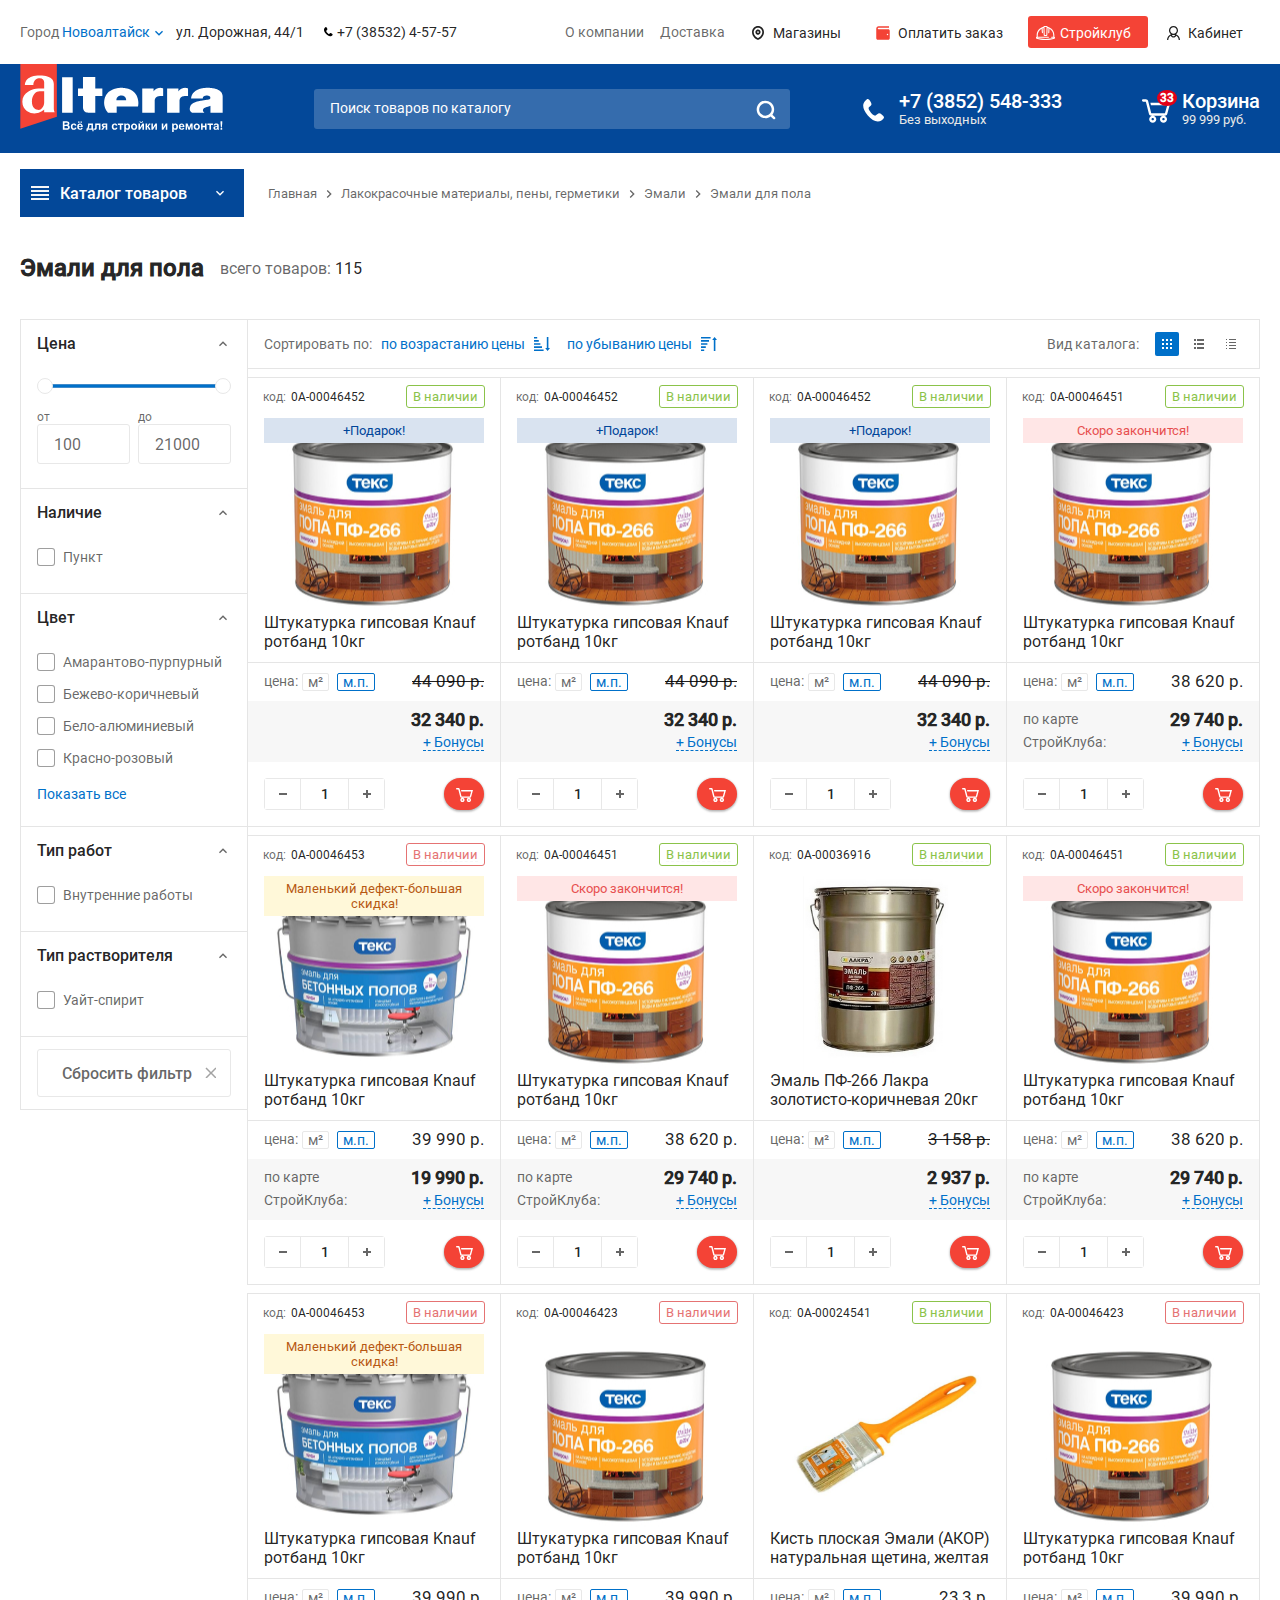
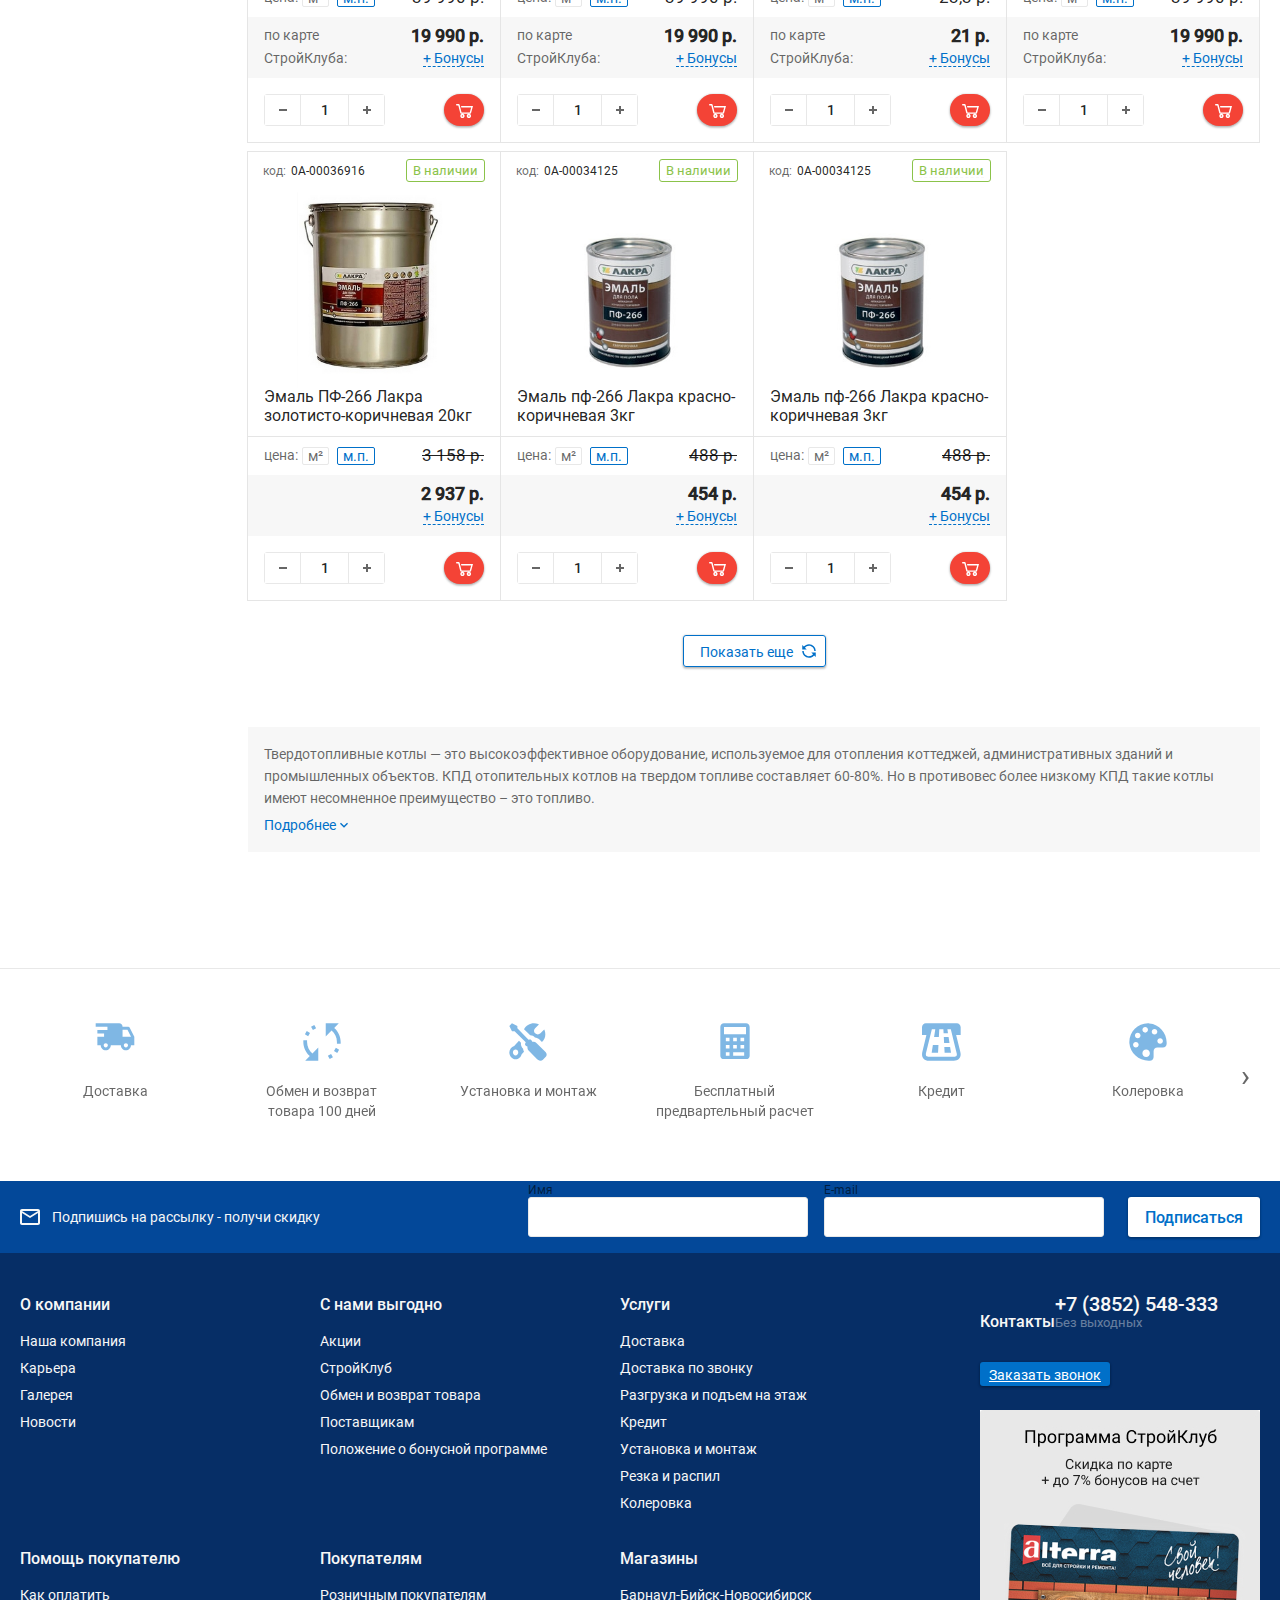
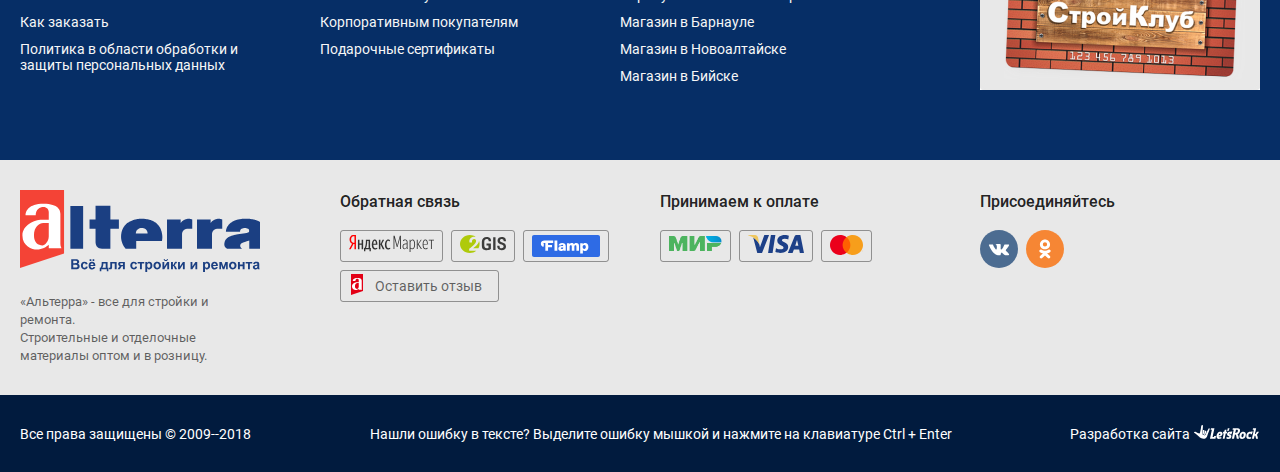
<file: catalog.html>
<!DOCTYPE html>
<html>
  <meta charset="UTF-8"/>
  <title>Альтерра</title>
  <link rel="stylesheet" href="css/style.css"/>
  <link rel="icon" type="image/x-icon" href="img/favicon.ico"/>
  <meta name="viewport" content="width=device-width, initial-scale=1, maximum-scale=1"/>
  <body class="page">
    <svg style="display:none;"><symbol id="alterra-logotype" width="203" height="68" viewBox="0 0 244 82" xmlns="http://www.w3.org/2000/svg">
<path fill-rule="evenodd" clip-rule="evenodd" d="M44.0473 63.5224V0H0V77.9552L44.0473 63.5224Z" fill="#F44336"/>
<path fill-rule="evenodd" clip-rule="evenodd" d="M28.7544 33.0023C28.7544 33.0023 26.8313 33.0023 23.1226 33.0023C19.4138 33.0023 13.9651 36.7253 13.9651 45.5505C13.9651 52.7668 18.2233 55.4327 22.4358 55.4327C24.8167 55.4327 28.7544 51.296 28.7544 46.3778V33.0023ZM41.4375 58.1446H28.7544V54.7892C26.6024 56.7657 22.0695 59.5695 16.9871 59.5695C11.9505 59.5695 2.42676 55.9843 2.42676 45.4126C2.42676 34.8868 14.6062 29.6469 21.6574 29.6469C28.7086 29.6469 28.7544 29.6469 28.7544 29.6469C28.7544 25.7859 28.7544 24.8666 28.7544 22.1547C28.7544 19.4888 26.8313 17.0987 23.3973 17.0987C19.9175 17.0987 15.705 19.3969 15.705 25.2803H5.58607C5.58607 21.3733 8.24173 13.7892 23.4889 13.7892C38.7818 13.7892 40.3843 20.6839 40.3843 23.7635C40.3843 26.889 40.3843 52.3991 40.3843 53.87C40.3843 56.398 41.4375 58.1446 41.4375 58.1446Z" fill="white"/>
<path fill-rule="evenodd" clip-rule="evenodd" d="M121.748 43.574H115.841V43.0224L115.933 42.5168L116.025 42.0572L116.162 41.5975L116.299 41.1379L116.528 40.7702L116.757 40.3565L117.032 40.0347L117.352 39.713L117.627 39.3912L117.993 39.1614L118.36 38.8856L118.726 38.7018L119.092 38.5179L119.55 38.3341L119.962 38.1962L120.374 38.1042L120.832 38.0123L121.244 37.9664L121.702 37.9204H121.748L122.114 37.9664L122.572 38.0123L122.984 38.0583L123.442 38.1502L123.854 38.2881L124.266 38.426L124.633 38.6099L124.999 38.7937L125.411 39.0695L125.731 39.2993L126.052 39.6211L126.327 39.9428L126.647 40.3105L126.876 40.6782L127.059 41.0919L127.242 41.5056L127.38 42.0112L127.517 42.4708L127.563 43.0224L127.609 43.574H121.748ZM63.1403 15.9036H50.3657V58.8341H63.1403V15.9036ZM243.908 38.1502L243.817 37.7365L243.725 37.2769L243.588 36.9092L243.496 36.4955L243.359 36.1278L243.221 35.7601L243.038 35.3924L242.901 35.0706L242.718 34.7489L242.535 34.4271L242.306 34.1054L242.077 33.8296L241.848 33.5998L241.573 33.324L241.344 33.0482L241.069 32.8184L240.795 32.5886L240.52 32.3587L240.199 32.1749L239.925 31.9451L239.604 31.7612L239.284 31.5773L238.963 31.3475L238.643 31.2096L238.276 31.0258L237.91 30.8879L237.59 30.704L237.223 30.5661L236.857 30.4282L236.491 30.2903L236.124 30.1525L235.712 30.0146L235.3 29.9226L234.934 29.8307L234.522 29.6928L234.11 29.6009L233.698 29.509L233.286 29.417L232.874 29.3251L232.416 29.2791L231.958 29.1872L231.546 29.1412L231.088 29.0493L230.676 29.0033L230.218 28.9114L229.76 28.8655L229.256 28.8195H228.798L228.341 28.7735H227.883L227.471 28.7276H227.013H226.509H226.005H225.502H224.998H224.494H223.991L223.533 28.7735L223.029 28.8195L222.526 28.8655H222.022L221.564 28.9114L221.106 29.0033L220.694 29.0493L220.236 29.1412L219.824 29.1872L219.366 29.2791L218.954 29.3251L218.496 29.417L218.084 29.509L217.672 29.6009L217.306 29.7388L216.894 29.8307L216.527 29.9226L216.115 30.0605L215.749 30.1984L215.337 30.3363L214.971 30.4742L214.604 30.6121L214.284 30.75L213.918 30.9338L213.551 31.0717L213.231 31.2556L212.864 31.4394L212.59 31.6233L212.269 31.8072L211.949 31.991L211.628 32.1749L211.308 32.4047L211.033 32.6345L210.758 32.8184L210.438 33.0482L210.209 33.324L209.934 33.5538L209.659 33.7836L209.43 34.0134L209.156 34.2892L208.881 34.565L208.652 34.7948L208.423 35.1166L208.194 35.3924L208.011 35.6681L207.782 35.9899L207.599 36.3116L207.37 36.5874L207.187 36.9551L207.004 37.2769L206.866 37.5986L206.729 38.0123L206.546 38.3341L206.454 38.7477L206.317 39.1155L206.18 39.5291L206.134 39.9428L206.042 40.3565L205.996 40.6782L205.951 40.9081L205.905 41.6435H220.053V41L220.099 40.8161L220.19 40.5403L220.328 40.1726L220.511 39.8049L220.694 39.5291L220.969 39.2534L221.198 39.0235L221.518 38.7937L221.885 38.6558L222.205 38.5179L222.617 38.38L223.029 38.2421L223.441 38.1502L223.899 38.1042H224.357L224.861 38.0583L225.319 38.1042H225.822L226.234 38.1962L226.646 38.2881L227.059 38.38L227.425 38.5179L227.791 38.6558L228.112 38.8397L228.432 39.0695L228.661 39.2993L228.89 39.6211L229.027 39.9888L229.119 40.4025V40.8161V41.2758L228.982 41.6435L228.798 41.9652L228.524 42.1951L228.249 42.3789L227.883 42.5628L227.516 42.7007L227.15 42.8386L226.738 42.9305L226.326 43.0224L225.914 43.1143L225.456 43.2063L225.044 43.2522L223.258 43.528L221.472 43.8038L219.687 44.0336L217.947 44.3094L217.489 44.3554L217.077 44.4473L216.619 44.5392L216.207 44.5852L215.795 44.6771L215.337 44.769L214.925 44.861L214.513 44.9529L214.101 45.0448L213.734 45.1827L213.322 45.2747L212.91 45.3666L212.544 45.5045L212.132 45.6424L211.766 45.7343L211.399 45.8722L210.987 46.0101L210.621 46.148L210.255 46.2859L209.934 46.4697L209.568 46.6076L209.202 46.7455L208.881 46.9294L208.561 47.1132L208.24 47.2971L207.919 47.5269L207.599 47.7108L207.324 47.8946L207.05 48.1244L206.775 48.4002L206.5 48.63L206.271 48.9058L206.042 49.1816L205.813 49.4574L205.584 49.7332L205.401 50.0549L205.218 50.4226L205.081 50.7444L204.898 51.1121L204.806 51.4798L204.669 51.8935L204.577 52.3072L204.485 52.7208L204.394 53.1805L204.348 53.5942L204.302 54.0538V54.4675L204.348 54.8812L204.394 55.2948L204.485 55.6625L204.623 56.0762L204.76 56.398L204.943 56.7657L205.126 57.0874L205.355 57.3632L205.584 57.639L205.859 57.8688L206.134 58.0986L206.408 58.3285L206.729 58.5123L207.095 58.6502L207.507 58.7421L207.919 58.7881L208.377 58.8341H222.205L221.518 58.3744L221.381 58.2365L221.198 58.0067L221.015 57.7769L220.786 57.4551L220.603 57.1794L220.419 56.8116L220.282 56.398L220.19 55.9843V55.5706L220.282 55.1569L220.374 54.7433L220.511 54.4215L220.694 54.0998L220.969 53.824L221.198 53.5942L221.472 53.3184L221.793 53.1345L222.114 52.9507L222.434 52.7668L222.8 52.6289L223.167 52.491L224.723 51.9854L226.234 51.4798L226.601 51.3419L227.013 51.25L227.379 51.1121L227.791 50.9742L228.157 50.8363L228.432 50.7444L228.615 50.6984L228.844 50.6525L229.256 50.4226V58.8341H244V39.5751V39.1155L243.954 38.6099L243.908 38.1502ZM90.3837 15.8116H75.5487V29.463H69.5506V38.7018H75.5487V51.1581V51.5717V52.0314V52.4451L75.5945 52.8587L75.6403 53.2264L75.686 53.5942L75.7776 53.9619L75.8692 54.3296L75.9608 54.6513L76.0523 54.9731L76.1897 55.2948L76.3271 55.6166L76.5102 55.8924L76.6476 56.1681L76.8307 56.398L77.0139 56.6738L77.2428 56.8576L77.426 57.0874L77.6549 57.3172L77.8838 57.5471L78.1128 57.7309L78.3875 57.8688L78.6622 58.0527L79.0285 58.1446L79.349 58.2365L79.6695 58.3744L79.99 58.4664L80.4021 58.5123L80.7684 58.5583L81.1805 58.6042L81.5468 58.6502H81.9589L82.4168 58.6962H90.3837V38.7018H98.9002V29.463H90.3837V15.8116ZM171.61 29.2332L171.244 29.1412L170.923 29.0493L170.603 28.9574L170.237 28.9114L169.916 28.8655L169.55 28.8195L169.184 28.7735H168.817H168.497H168.13L167.81 28.8195L167.444 28.8655L167.123 28.9114L166.757 29.0033L166.482 29.0493L166.162 29.1412L165.841 29.2332L165.566 29.3251L165.292 29.417L164.971 29.509L164.696 29.6468L164.422 29.7847L164.147 29.9226L163.872 30.0605L163.597 30.2444L163.323 30.3823L163.094 30.5661L162.819 30.75L162.59 30.9338L162.315 31.1177L162.132 31.3475L161.903 31.5773L161.674 31.7612L161.445 31.991L161.262 32.2208L161.033 32.4507L160.85 32.7264L160.667 32.9563V29.463H147.023V58.8341H162.041V44.2634V43.8498L162.086 43.4361L162.132 43.0684L162.224 42.7466L162.315 42.3789L162.453 42.0572L162.59 41.7354L162.728 41.4596L162.865 41.1838L163.048 40.9081L163.277 40.6782L163.46 40.4484L163.689 40.2646L163.918 40.0347L164.147 39.8509L164.422 39.713L164.696 39.5291L164.971 39.3912L165.292 39.2534L165.612 39.1155L165.933 39.0235L166.299 38.9316L166.619 38.8397L167.032 38.7937L167.398 38.7477L167.81 38.7018H172.251V29.463L171.931 29.3251L171.61 29.2332ZM201.555 29.2332L201.235 29.1412L200.914 29.0493L200.548 28.9574L200.227 28.9114L199.861 28.8655L199.54 28.8195L199.174 28.7735H198.808H198.487H198.121L197.755 28.8195L197.434 28.8655L197.068 28.9114L196.747 29.0033L196.427 29.0493L196.106 29.1412L195.832 29.2332L195.511 29.3251L195.236 29.417L194.962 29.509L194.641 29.6468L194.366 29.7847L194.092 29.9226L193.817 30.0605L193.588 30.2444L193.313 30.3823L193.039 30.5661L192.764 30.75L192.535 30.9338L192.306 31.1177L192.077 31.3475L191.848 31.5773L191.619 31.7612L191.39 31.991L191.207 32.2208L191.024 32.4507L190.795 32.7264L190.612 32.9563L190.658 29.463H177.013V58.8341H191.986V44.2634V43.8498L192.031 43.4361L192.123 43.0684L192.214 42.7466L192.306 42.3789L192.398 42.0572L192.535 41.7354L192.672 41.4596L192.855 41.1838L193.039 40.9081L193.222 40.6782L193.405 40.4484L193.634 40.2646L193.863 40.0347L194.138 39.8509L194.412 39.713L194.641 39.5291L194.962 39.3912L195.236 39.2534L195.557 39.1155L195.877 39.0235L196.244 38.9316L196.61 38.8397L196.976 38.7937L197.388 38.7477L197.755 38.7018H202.242V29.463L201.876 29.3251L201.555 29.2332ZM142.306 46.3778V45.9641L142.261 45.5964V45.2287L142.169 44.815L142.123 44.4473L142.077 44.0336L141.986 43.6199L141.894 43.2522L141.849 42.7926L141.757 42.3789L141.665 42.0112L141.574 41.5975L141.436 41.1838L141.299 40.7702L141.162 40.4025L141.024 39.9888L140.887 39.5751L140.75 39.2074L140.567 38.7937L140.429 38.472L140.246 38.1042L140.063 37.7825L139.88 37.4148L139.697 37.093L139.468 36.7713L139.239 36.4495L139.056 36.1278L138.827 35.852L138.552 35.5303L138.323 35.2545L138.094 34.9327L137.819 34.6569L137.545 34.3812L137.27 34.1054L136.995 33.8296L136.72 33.5998L136.446 33.324L136.125 33.0942L135.805 32.8643L135.53 32.5886L135.209 32.3587L134.889 32.1749L134.523 31.9451L134.248 31.7612L133.882 31.5773L133.561 31.3475L133.195 31.1637L132.874 30.9798L132.508 30.8419L132.142 30.6581L131.821 30.5202L131.455 30.3823L131.089 30.2444L130.722 30.1065L130.356 29.9686L129.99 29.8767L129.578 29.7847L129.211 29.6928L128.845 29.6009L128.479 29.509L128.067 29.417L127.7 29.3711L127.288 29.2791L126.876 29.2332L126.464 29.1412L126.052 29.0493L125.64 29.0033L125.228 28.9574L124.816 28.9114L124.404 28.8655L123.992 28.8195L123.579 28.7735H123.122L122.755 28.7276H122.297H121.885H121.748H121.473H121.061H120.649L120.237 28.7735H119.825L119.413 28.8195L119.001 28.8655L118.543 28.9114L118.131 28.9574L117.719 29.0033L117.352 29.0493L116.94 29.1412L116.482 29.2332L116.116 29.3251L115.704 29.417L115.292 29.509L114.88 29.6009L114.468 29.7388L114.056 29.8307L113.644 29.9686L113.277 30.1065L112.865 30.2444L112.499 30.3823L112.087 30.5202L111.721 30.704L111.308 30.8879L110.942 31.0717L110.53 31.2096L110.164 31.4394L109.798 31.6233L109.431 31.8072L109.065 31.991L108.699 32.2208L108.332 32.4507L107.966 32.6345L107.646 32.8643L107.279 33.0942L106.959 33.3699L106.638 33.5998L106.363 33.8755L106.089 34.1054L105.814 34.3812L105.539 34.6569L105.31 34.9327L105.036 35.2545L104.807 35.5303L104.532 35.852L104.349 36.1278L104.074 36.4495L103.891 36.7713L103.662 37.093L103.479 37.4148L103.296 37.7825L103.113 38.1042L102.929 38.472L102.746 38.7937L102.609 39.1614L102.426 39.4832L102.288 39.8509L102.151 40.2186L102.014 40.5403L101.922 40.9081L101.785 41.2758L101.693 41.6435L101.602 42.0112L101.51 42.3789L101.418 42.7466L101.373 43.1603L101.327 43.528L101.235 43.9417L101.19 44.3094L101.144 44.7231V45.0908L101.098 45.5045L101.052 45.8722V46.2859V46.6536V47.0673V47.4809L101.098 47.8486L101.144 48.2623V48.63L101.235 49.0437L101.281 49.4114L101.327 49.8251L101.418 50.2388L101.464 50.6065L101.602 50.9742L101.693 51.3419L101.785 51.7556L101.922 52.1233L102.014 52.491L102.151 52.8587L102.288 53.2264L102.426 53.5942L102.609 53.9619L102.746 54.3296L102.929 54.6973L103.113 55.019L103.296 55.3868L103.479 55.7085L103.662 56.0762L103.891 56.398L104.074 56.7657L104.349 57.0415L104.532 57.3632L104.807 57.685L105.036 58.0067L105.265 58.3285L105.539 58.6502H116.208V51.1121H121.748H141.894L141.986 50.6984L142.077 50.3307L142.123 49.963L142.169 49.5493L142.215 49.1356L142.261 48.7679L142.306 48.3542V47.9865L142.352 47.5729V47.1592V46.7915L142.306 46.3778Z" fill="#FFFFFF"/>
<path fill-rule="evenodd" clip-rule="evenodd" d="M241.482 79.2421V77.3116H243.405V79.2421H241.482ZM241.894 76.6222L241.39 71.4742V69.13H243.496V71.4742L242.993 76.6222H241.894ZM237.361 75.7489C237.132 75.7948 236.72 75.8867 236.216 76.0246C235.667 76.1166 235.346 76.2545 235.163 76.3464C234.934 76.5303 234.797 76.7601 234.797 77.0359C234.797 77.3116 234.888 77.5415 235.071 77.7253C235.3 77.9092 235.529 78.0471 235.85 78.0471C236.216 78.0471 236.537 77.9092 236.857 77.6794C237.086 77.4955 237.223 77.3116 237.315 77.0359C237.361 76.898 237.361 76.5762 237.361 76.1166V75.7489ZM234.797 74.1861L233.057 73.8643C233.24 73.1289 233.606 72.6233 234.064 72.2556C234.568 71.8879 235.255 71.75 236.216 71.75C237.086 71.75 237.681 71.8419 238.139 72.0717C238.551 72.2556 238.826 72.5314 239.009 72.8531C239.192 73.1289 239.284 73.7264 239.284 74.5538L239.238 76.806C239.238 77.4495 239.284 77.9092 239.33 78.2309C239.375 78.5527 239.513 78.8744 239.696 79.2421H237.773C237.727 79.1042 237.636 78.9204 237.59 78.6446C237.544 78.5527 237.544 78.4607 237.498 78.4148C237.178 78.7825 236.811 79.0123 236.491 79.1502C236.079 79.3341 235.712 79.426 235.255 79.426C234.522 79.426 233.927 79.1962 233.515 78.7825C233.103 78.3688 232.874 77.8632 232.874 77.2197C232.874 76.852 232.965 76.4383 233.148 76.1166C233.332 75.8408 233.606 75.565 233.973 75.3811C234.339 75.1973 234.843 75.0594 235.529 74.9675C236.399 74.7836 237.04 74.5998 237.361 74.4619V74.278C237.361 73.9103 237.269 73.6345 237.086 73.4507C236.903 73.3128 236.582 73.2208 236.079 73.2208C235.712 73.2208 235.438 73.3128 235.255 73.4507C235.071 73.5885 234.934 73.8184 234.797 74.1861ZM225.639 71.8879H232.233V73.4507H229.898V79.2421H227.974V73.4507H225.639V71.8879ZM217.947 71.8879H219.87V74.5998H222.663V71.8879H224.586V79.2421H222.663V76.1625H219.87V79.2421H217.947V71.8879ZM210.987 75.565C210.987 76.3004 211.171 76.852 211.537 77.2197C211.857 77.6334 212.269 77.8172 212.773 77.8172C213.277 77.8172 213.689 77.6334 214.055 77.2197C214.376 76.852 214.559 76.3004 214.559 75.565C214.559 74.8296 214.376 74.278 214.055 73.9103C213.689 73.5426 213.277 73.3128 212.773 73.3128C212.269 73.3128 211.857 73.5426 211.537 73.9103C211.171 74.278 210.987 74.8755 210.987 75.565ZM209.019 75.4731C209.019 74.8296 209.202 74.232 209.476 73.5885C209.843 72.991 210.255 72.5314 210.85 72.2556C211.399 71.8879 212.086 71.75 212.773 71.75C213.872 71.75 214.788 72.1177 215.475 72.8531C216.161 73.5426 216.528 74.4619 216.528 75.565C216.528 76.6681 216.161 77.5874 215.475 78.3228C214.742 79.0583 213.872 79.426 212.773 79.426C212.132 79.426 211.491 79.2421 210.896 78.9663C210.255 78.6446 209.843 78.185 209.476 77.5874C209.202 77.0359 209.019 76.3004 209.019 75.4731ZM199.357 71.8879H201.738L203.524 76.9899L205.356 71.8879H207.736V79.2421H206.088V74.4159L204.348 79.2421H202.7L201.006 74.4159V79.2421H199.357V71.8879ZM196.015 74.9675C195.969 74.3699 195.832 73.9563 195.557 73.6805C195.282 73.4047 194.962 73.2208 194.596 73.2208C194.138 73.2208 193.817 73.4047 193.542 73.6805C193.268 74.0022 193.13 74.4159 193.13 74.9675H196.015ZM195.878 76.898L197.801 77.2197C197.572 77.9092 197.16 78.4607 196.656 78.8744C196.107 79.1962 195.466 79.426 194.641 79.426C193.359 79.426 192.444 79.0123 191.848 78.139C191.345 77.4955 191.116 76.6222 191.116 75.6569C191.116 74.4159 191.436 73.4507 192.077 72.7612C192.673 72.0717 193.497 71.75 194.458 71.75C195.511 71.75 196.381 72.1177 197.022 72.8531C197.618 73.5426 197.938 74.6457 197.892 76.1166H193.085C193.085 76.7141 193.268 77.1278 193.542 77.4955C193.863 77.7713 194.229 77.9551 194.641 77.9551C194.962 77.9551 195.191 77.8632 195.42 77.6794C195.649 77.5415 195.786 77.2657 195.878 76.898ZM184.934 75.4731C184.934 76.2545 185.118 76.852 185.438 77.2657C185.759 77.6794 186.171 77.8632 186.629 77.8632C187.086 77.8632 187.453 77.6794 187.727 77.3116C188.048 76.9439 188.185 76.3464 188.185 75.565C188.185 74.7836 188.002 74.1861 187.727 73.8184C187.407 73.4507 187.041 73.2668 186.583 73.2668C186.125 73.2668 185.713 73.4507 185.438 73.8184C185.118 74.1861 184.934 74.7376 184.934 75.4731ZM183.057 71.8879H184.843V72.991C185.072 72.6233 185.392 72.3475 185.804 72.0717C186.217 71.8419 186.629 71.75 187.132 71.75C187.956 71.75 188.689 72.0717 189.284 72.7612C189.879 73.4047 190.154 74.324 190.154 75.519C190.154 76.7601 189.879 77.7253 189.284 78.3688C188.689 79.0583 187.956 79.426 187.132 79.426C186.72 79.426 186.354 79.3341 185.988 79.1502C185.667 79.0123 185.347 78.7365 184.98 78.3228V82H183.057V71.8879ZM170.557 71.8879H172.389V76.4843L175.365 71.8879H177.242V79.2421H175.411V74.5538L172.389 79.2421H170.557V71.8879ZM158.057 71.8879H159.889V76.4843L162.865 71.8879H164.742V79.2421H162.911V74.5538L159.889 79.2421H158.057V71.8879ZM151.006 71.8879H152.929V74.8755C153.25 74.8755 153.479 74.7836 153.616 74.5998C153.753 74.4159 153.891 74.0941 154.074 73.5426C154.303 72.8531 154.578 72.3935 154.898 72.1637C155.173 71.9798 155.585 71.8419 156.043 71.8419C156.18 71.8419 156.455 71.8879 156.821 71.8879V73.1749C156.317 73.1749 155.951 73.2208 155.86 73.3128C155.722 73.4047 155.539 73.7264 155.356 74.232C155.173 74.8755 154.852 75.2892 154.394 75.4731C155.035 75.6569 155.539 76.1625 155.951 77.0359C155.951 77.1278 155.997 77.1278 156.043 77.2197L157.096 79.2421H155.035L154.074 77.0818C153.891 76.6681 153.708 76.3924 153.57 76.2545C153.433 76.1625 153.204 76.0706 152.929 76.0706V79.2421H151.006V71.8879ZM147.023 68.9462H147.938C147.893 69.5897 147.664 70.0953 147.297 70.417C146.885 70.7847 146.427 70.9686 145.832 70.9686C145.191 70.9686 144.688 70.7847 144.321 70.417C143.955 70.0953 143.726 69.5897 143.68 68.9462H144.596C144.642 69.2679 144.779 69.5437 144.962 69.6816C145.145 69.8655 145.42 69.9574 145.832 69.9574C146.153 69.9574 146.473 69.8655 146.656 69.6816C146.84 69.5437 146.977 69.2679 147.023 68.9462ZM142.444 71.8879H144.275V76.4843L147.206 71.8879H149.129V79.2421H147.252V74.5538L144.275 79.2421H142.444V71.8879ZM135.438 75.565C135.438 76.3004 135.622 76.852 135.942 77.2197C136.308 77.6334 136.721 77.8172 137.224 77.8172C137.728 77.8172 138.14 77.6334 138.46 77.2197C138.827 76.852 138.964 76.3004 138.964 75.565C138.964 74.8296 138.827 74.278 138.46 73.9103C138.14 73.5426 137.728 73.3128 137.224 73.3128C136.721 73.3128 136.308 73.5426 135.942 73.9103C135.622 74.278 135.438 74.8755 135.438 75.565ZM133.47 75.4731C133.47 74.8296 133.607 74.232 133.928 73.5885C134.248 72.991 134.706 72.5314 135.255 72.2556C135.851 71.8879 136.492 71.75 137.224 71.75C138.323 71.75 139.193 72.1177 139.926 72.8531C140.612 73.5426 140.979 74.4619 140.979 75.565C140.979 76.6681 140.612 77.5874 139.926 78.3228C139.193 79.0583 138.277 79.426 137.224 79.426C136.537 79.426 135.942 79.2421 135.301 78.9663C134.706 78.6446 134.248 78.185 133.928 77.5874C133.607 77.0359 133.47 76.3004 133.47 75.4731ZM127.197 75.4731C127.197 76.2545 127.334 76.852 127.7 77.2657C128.021 77.6794 128.387 77.8632 128.845 77.8632C129.303 77.8632 129.669 77.6794 129.944 77.3116C130.265 76.9439 130.402 76.3464 130.402 75.565C130.402 74.7836 130.265 74.1861 129.944 73.8184C129.669 73.4507 129.257 73.2668 128.799 73.2668C128.341 73.2668 127.975 73.4507 127.655 73.8184C127.334 74.1861 127.197 74.7376 127.197 75.4731ZM125.32 71.8879H127.105V72.991C127.334 72.6233 127.655 72.3475 128.021 72.0717C128.433 71.8419 128.891 71.75 129.349 71.75C130.219 71.75 130.906 72.0717 131.501 72.7612C132.096 73.4047 132.371 74.324 132.371 75.519C132.371 76.7601 132.096 77.7253 131.501 78.3688C130.906 79.0583 130.173 79.426 129.349 79.426C128.937 79.426 128.57 79.3341 128.25 79.1502C127.929 79.0123 127.563 78.7365 127.197 78.3228V82H125.32V71.8879ZM117.627 71.8879H124.221V73.4507H121.885V79.2421H119.962V73.4507H117.627V71.8879ZM117.032 74.0941L115.155 74.4159C115.063 74.0482 114.926 73.7724 114.697 73.5426C114.468 73.3587 114.193 73.2668 113.827 73.2668C113.369 73.2668 112.957 73.4507 112.682 73.7724C112.408 74.0941 112.27 74.6457 112.27 75.4271C112.27 76.3004 112.408 76.9439 112.682 77.2657C112.957 77.6334 113.369 77.8172 113.873 77.8172C114.239 77.8172 114.514 77.7253 114.743 77.4955C114.972 77.3116 115.155 76.9439 115.246 76.4383L117.124 76.7601C116.94 77.6334 116.574 78.2769 115.979 78.7365C115.475 79.1962 114.697 79.426 113.781 79.426C112.682 79.426 111.858 79.0583 111.217 78.3688C110.576 77.7253 110.256 76.7601 110.256 75.565C110.256 74.3699 110.576 73.4507 111.217 72.7612C111.858 72.0717 112.728 71.75 113.827 71.75C114.697 71.75 115.384 71.9338 115.887 72.3475C116.437 72.7152 116.803 73.3128 117.032 74.0941ZM102.93 73.1289H101.556C101.052 73.1289 100.686 73.2208 100.503 73.3587C100.274 73.4966 100.182 73.7264 100.182 74.0941C100.182 74.4159 100.274 74.6917 100.549 74.8296C100.778 74.9675 101.144 75.0594 101.693 75.0594H102.93V73.1289ZM104.853 71.8879V79.2421H102.93V76.1625H102.792C102.334 76.1625 102.06 76.2545 101.831 76.3464C101.648 76.4383 101.419 76.7141 101.19 77.0359L101.098 77.1737L99.8161 79.2421H97.5725L98.9461 77.0818C99.3582 76.4843 99.6787 76.1625 99.9992 76.0706C99.4955 76.0246 99.0377 75.8408 98.7172 75.4271C98.3509 75.0594 98.1677 74.5998 98.1677 74.0022C98.1677 73.4966 98.3051 73.1289 98.534 72.7612C98.763 72.4394 99.0377 72.2096 99.404 72.0717C99.7703 71.9798 100.366 71.8879 101.052 71.8879H104.853ZM90.2465 71.8879H96.6567V79.2421H94.7337V73.4507H92.1238V76.7601C92.1238 77.5874 92.0322 78.185 91.8491 78.5067C91.6659 78.8744 91.437 79.1042 91.2081 79.1962C90.9791 79.2881 90.6128 79.3341 90.0634 79.3341C89.7887 79.3341 89.3766 79.2881 88.8729 79.2421V77.8172C88.9187 77.8172 89.0103 77.8172 89.1934 77.8172C89.3766 77.8172 89.5597 77.8172 89.6513 77.8172C89.926 77.8172 90.0634 77.7253 90.155 77.5874C90.2007 77.4036 90.2465 76.9439 90.2465 76.1625V71.8879ZM85.7136 77.6334V73.4966H83.3785C83.2869 75.519 82.9664 76.898 82.4169 77.6334H85.7136ZM86.8125 79.2421H81.318V81.1267H79.7613V77.6334H80.5396C80.8602 77.2657 81.1349 76.7141 81.3638 75.9327C81.5928 75.1513 81.6843 73.8184 81.7301 71.8879H87.5909V77.6334H88.3693V81.1267H86.8125V79.2421ZM72.6185 70.9686V69.2679H74.2668V70.9686H72.6185ZM69.6423 70.9686V69.2679H71.3364V70.9686H69.6423ZM73.4426 74.9675C73.4426 74.3699 73.3053 73.9563 73.0305 73.6805C72.7558 73.4047 72.4353 73.2208 72.0232 73.2208C71.6111 73.2208 71.2448 73.4047 70.9701 73.6805C70.6954 74.0022 70.558 74.4159 70.558 74.9675H73.4426ZM73.3511 76.898L75.2741 77.2197C74.9994 77.9092 74.6331 78.4607 74.0837 78.8744C73.5342 79.1962 72.8932 79.426 72.069 79.426C70.8328 79.426 69.917 79.0123 69.276 78.139C68.8181 77.4955 68.5892 76.6222 68.5892 75.6569C68.5892 74.4159 68.8639 73.4507 69.5049 72.7612C70.146 72.0717 70.9243 71.75 71.8859 71.75C72.9848 71.75 73.8089 72.1177 74.45 72.8531C75.091 73.5426 75.3657 74.6457 75.3657 76.1166H70.558C70.558 76.7141 70.6954 77.1278 71.0159 77.4955C71.2906 77.7713 71.6569 77.9551 72.1148 77.9551C72.4353 77.9551 72.6643 77.8632 72.8474 77.6794C73.0763 77.5415 73.2137 77.2657 73.3511 76.898ZM67.6734 74.0941L65.7504 74.4159C65.7046 74.0482 65.5672 73.7724 65.3383 73.5426C65.1094 73.3587 64.8346 73.2668 64.4683 73.2668C63.9647 73.2668 63.5984 73.4507 63.3237 73.7724C63.0489 74.0941 62.8658 74.6457 62.8658 75.4271C62.8658 76.3004 63.0489 76.9439 63.3237 77.2657C63.5984 77.6334 64.0105 77.8172 64.4683 77.8172C64.8346 77.8172 65.1551 77.7253 65.3841 77.4955C65.613 77.3116 65.7962 76.9439 65.8877 76.4383L67.765 76.7601C67.5819 77.6334 67.2156 78.2769 66.6203 78.7365C66.0709 79.1962 65.3383 79.426 64.3768 79.426C63.3237 79.426 62.4995 79.0583 61.8585 78.3688C61.2175 77.7253 60.8969 76.7601 60.8969 75.565C60.8969 74.3699 61.2175 73.4507 61.8585 72.7612C62.4995 72.0717 63.3694 71.75 64.4226 71.75C65.2925 71.75 66.0251 71.9338 66.5288 72.3475C67.0782 72.7152 67.4445 73.3128 67.6734 74.0941ZM53.2505 74.8296V77.4955H55.1278C55.8603 77.4955 56.3182 77.4955 56.5472 77.4495C56.8219 77.4036 57.0508 77.2657 57.2797 77.0359C57.4629 76.852 57.5545 76.5302 57.5545 76.1625C57.5545 75.8867 57.4629 75.611 57.3255 75.4271C57.1882 75.1973 56.9592 75.0594 56.6845 74.9675C56.4098 74.8755 55.8146 74.8296 54.8988 74.8296H53.2505ZM53.2505 70.7847V73.1289H54.5783C55.3567 73.1289 55.8603 73.1289 56.0435 73.0829C56.4098 73.037 56.6845 72.945 56.8677 72.7612C57.0508 72.5314 57.1424 72.3015 57.1424 71.9338C57.1424 71.6581 57.0966 71.3823 56.9135 71.1984C56.7303 71.0145 56.5014 70.8767 56.1351 70.8307C55.9519 70.8307 55.3567 70.7847 54.4409 70.7847H53.2505ZM51.2358 69.13H55.2651C56.0435 69.13 56.6387 69.176 57.005 69.222C57.4171 69.2679 57.7834 69.4518 58.0581 69.6356C58.3786 69.8654 58.6076 70.1412 58.8365 70.463C59.0655 70.8307 59.157 71.1984 59.157 71.658C59.157 72.1177 59.0197 72.5773 58.7449 72.945C58.516 73.3587 58.1955 73.6345 57.7376 73.8643C58.3329 74.0482 58.7907 74.324 59.157 74.7836C59.4775 75.1973 59.6149 75.7029 59.6149 76.3004C59.6149 76.7601 59.5233 77.1737 59.3402 77.6334C59.1112 78.0471 58.7907 78.4148 58.4702 78.6906C58.0581 78.9204 57.646 79.1042 57.0966 79.1502C56.7303 79.1962 55.9519 79.1962 54.6241 79.2421H51.2358V69.13Z" fill="#FFFFFF"/>
</symbol>
<symbol id="alterra-logotype-mobile" width="92" height="27" viewBox="0 0 92 27" fill="none" xmlns="http://www.w3.org/2000/svg">
<path fill-rule="evenodd" clip-rule="evenodd" d="M16.608 21.9885V0H0V26.9845L16.608 21.9885Z" fill="#F44336"/>
<path fill-rule="evenodd" clip-rule="evenodd" d="M10.8419 11.4238C10.8419 11.4238 10.1168 11.4238 8.71838 11.4238C7.31999 11.4238 5.26557 12.7126 5.26557 15.7675C5.26557 18.2654 6.87113 19.1882 8.45942 19.1882C9.35715 19.1882 10.8419 17.7563 10.8419 16.0539V11.4238ZM15.624 20.127H10.8419V18.9655C10.0304 19.6497 8.32131 20.6202 6.405 20.6202C4.50596 20.6202 0.915039 19.3792 0.915039 15.7197C0.915039 12.0762 5.50727 10.2624 8.16593 10.2624C10.8246 10.2624 10.8419 10.2624 10.8419 10.2624C10.8419 8.92588 10.8419 8.60766 10.8419 7.66893C10.8419 6.74612 10.1168 5.91876 8.82196 5.91876C7.5099 5.91876 5.92161 6.71429 5.92161 8.75086H2.10626C2.10626 7.39845 3.10757 4.77319 8.85649 4.77319C14.6227 4.77319 15.2269 7.15979 15.2269 8.22581C15.2269 9.30773 15.2269 18.1381 15.2269 18.6473C15.2269 19.5224 15.624 20.127 15.624 20.127Z" fill="white"/>
<path fill-rule="evenodd" clip-rule="evenodd" d="M45.9053 15.0833H43.6783V14.8924L43.7128 14.7174L43.7473 14.5583L43.7991 14.3991L43.8509 14.24L43.9372 14.1128L44.0236 13.9696L44.1271 13.8582L44.248 13.7468L44.3516 13.6354L44.4897 13.5559L44.6278 13.4604L44.7659 13.3968L44.904 13.3331L45.0767 13.2695L45.232 13.2218L45.3874 13.1899L45.5601 13.1581L45.7154 13.1422L45.8881 13.1263H45.9053L46.0435 13.1422L46.2161 13.1581L46.3715 13.174L46.5441 13.2058L46.6995 13.2536L46.8549 13.3013L46.993 13.365L47.1311 13.4286L47.2865 13.5241L47.4073 13.6036L47.5282 13.715L47.6317 13.8264L47.7526 13.9536L47.8389 14.0809L47.908 14.2241L47.977 14.3673L48.0288 14.5423L48.0806 14.7014L48.0979 14.8924L48.1151 15.0833H45.9053ZM23.8074 5.50509H18.9907V20.3656H23.8074V5.50509ZM91.9658 13.2058L91.9312 13.0627L91.8967 12.9035L91.8449 12.7763L91.8104 12.6331L91.7586 12.5058L91.7068 12.3785L91.6377 12.2512L91.5859 12.1398L91.5169 12.0285L91.4478 11.9171L91.3615 11.8057L91.2752 11.7102L91.1889 11.6307L91.0853 11.5352L90.999 11.4398L90.8954 11.3602L90.7918 11.2807L90.6882 11.2011L90.5674 11.1375L90.4638 11.0579L90.3429 10.9943L90.2221 10.9306L90.1012 10.8511L89.9804 10.8033L89.8423 10.7397L89.7042 10.692L89.5833 10.6283L89.4452 10.5806L89.3071 10.5329L89.169 10.4851L89.0309 10.4374L88.8755 10.3897L88.7201 10.3578L88.582 10.326L88.4266 10.2783L88.2713 10.2465L88.1159 10.2146L87.9605 10.1828L87.8051 10.151L87.6325 10.1351L87.4598 10.1033L87.3045 10.0874L87.1318 10.0555L86.9764 10.0396L86.8038 10.0078L86.6312 9.99189L86.4413 9.97598H86.2686L86.096 9.96007H85.9233L85.768 9.94416H85.5953H85.4054H85.2155H85.0256H84.8357H84.6458H84.4559L84.2833 9.96007L84.0934 9.97598L83.9035 9.99189H83.7136L83.5409 10.0078L83.3683 10.0396L83.2129 10.0555L83.0403 10.0874L82.8849 10.1033L82.7122 10.1351L82.5569 10.151L82.3842 10.1828L82.2288 10.2146L82.0735 10.2465L81.9354 10.2942L81.78 10.326L81.6419 10.3578L81.4865 10.4056L81.3484 10.4533L81.193 10.501L81.0549 10.5488L80.9168 10.5965L80.7959 10.6442L80.6578 10.7079L80.5197 10.7556L80.3989 10.8192L80.2607 10.8829L80.1572 10.9465L80.0363 11.0102L79.9155 11.0738L79.7946 11.1375L79.6738 11.217L79.5702 11.2966L79.4666 11.3602L79.3458 11.4398L79.2594 11.5352L79.1558 11.6148L79.0523 11.6943L78.9659 11.7739L78.8624 11.8694L78.7588 11.9648L78.6725 12.0444L78.5861 12.1557L78.4998 12.2512L78.4308 12.3467L78.3444 12.458L78.2754 12.5694L78.1891 12.6649L78.12 12.7922L78.051 12.9035L77.9992 13.0149L77.9474 13.1581L77.8783 13.2695L77.8438 13.4127L77.792 13.54L77.7402 13.6832L77.7229 13.8264L77.6884 13.9696L77.6711 14.0809L77.6539 14.1605L77.6366 14.4151H82.9712V14.1923L82.9885 14.1287L83.023 14.0332L83.0748 13.9059L83.1438 13.7786L83.2129 13.6832L83.3165 13.5877L83.4028 13.5082L83.5236 13.4286L83.6618 13.3809L83.7826 13.3331L83.938 13.2854L84.0934 13.2377L84.2487 13.2058L84.4214 13.1899H84.594L84.7839 13.174L84.9566 13.1899H85.1465L85.3018 13.2218L85.4572 13.2536L85.6126 13.2854L85.7507 13.3331L85.8888 13.3809L86.0097 13.4445L86.1305 13.5241L86.2168 13.6036L86.3032 13.715L86.3549 13.8423L86.3895 13.9855V14.1287V14.2878L86.3377 14.4151L86.2686 14.5264L86.165 14.606L86.0615 14.6696L85.9233 14.7333L85.7852 14.781L85.6471 14.8287L85.4917 14.8606L85.3364 14.8924L85.181 14.9242L85.0084 14.956L84.853 14.9719L84.1797 15.0674L83.5064 15.1629L82.8331 15.2424L82.1771 15.3379L82.0044 15.3538L81.849 15.3856L81.6764 15.4174L81.521 15.4333L81.3656 15.4652L81.193 15.497L81.0376 15.5288L80.8823 15.5606L80.7269 15.5924L80.5888 15.6402L80.4334 15.672L80.278 15.7038L80.1399 15.7516L79.9845 15.7993L79.8464 15.8311L79.7083 15.8788L79.5529 15.9266L79.4148 15.9743L79.2767 16.022L79.1558 16.0857L79.0177 16.1334L78.8796 16.1811L78.7588 16.2448L78.6379 16.3084L78.5171 16.3721L78.3962 16.4516L78.2754 16.5153L78.1718 16.5789L78.0682 16.6585L77.9646 16.7539L77.861 16.8335L77.7747 16.9289L77.6884 17.0244L77.6021 17.1199L77.5158 17.2153L77.4467 17.3267L77.3777 17.454L77.3259 17.5654L77.2568 17.6927L77.2223 17.8199L77.1705 17.9631L77.136 18.1063L77.1014 18.2495L77.0669 18.4086L77.0496 18.5518L77.0324 18.7109V18.8541L77.0496 18.9973L77.0669 19.1405L77.1014 19.2678L77.1532 19.411L77.205 19.5224L77.2741 19.6497L77.3431 19.761L77.4294 19.8565L77.5158 19.952L77.6194 20.0315L77.7229 20.1111L77.8265 20.1906L77.9474 20.2543L78.0855 20.302L78.2409 20.3338L78.3962 20.3497L78.5689 20.3656H83.7826L83.5236 20.2065L83.4719 20.1588L83.4028 20.0793L83.3337 19.9997L83.2474 19.8883L83.1784 19.7929L83.1093 19.6656L83.0575 19.5224L83.023 19.3792V19.236L83.0575 19.0928L83.092 18.9496L83.1438 18.8382L83.2129 18.7268L83.3165 18.6314L83.4028 18.5518L83.5064 18.4564L83.6272 18.3927L83.7481 18.3291L83.8689 18.2654L84.007 18.2177L84.1451 18.17L84.7321 17.995L85.3018 17.8199L85.44 17.7722L85.5953 17.7404L85.7334 17.6927L85.8888 17.6449L86.0269 17.5972L86.1305 17.5654L86.1996 17.5495L86.2859 17.5335L86.4413 17.454V20.3656H92.0003V13.6991V13.54L91.983 13.365L91.9658 13.2058ZM34.0795 5.47327H28.4859V10.1987H26.2243V13.3968H28.4859V17.7086V17.8518V18.0109V18.1541L28.5032 18.2973L28.5205 18.4245L28.5377 18.5518L28.5723 18.6791L28.6068 18.8064L28.6413 18.9178L28.6758 19.0291L28.7276 19.1405L28.7794 19.2519L28.8485 19.3474L28.9003 19.4428L28.9693 19.5224L29.0384 19.6178L29.1247 19.6815L29.1938 19.761L29.2801 19.8406L29.3664 19.9201L29.4527 19.9838L29.5563 20.0315L29.6599 20.0952L29.798 20.127L29.9189 20.1588L30.0397 20.2065L30.1605 20.2384L30.3159 20.2543L30.454 20.2702L30.6094 20.2861L30.7475 20.302H30.9029L31.0755 20.3179H34.0795V13.3968H37.2906V10.1987H34.0795V5.47327ZM64.7059 10.1192L64.5677 10.0874L64.4469 10.0555L64.3261 10.0237L64.1879 10.0078L64.0671 9.99189L63.929 9.97598L63.7909 9.96007H63.6528H63.5319H63.3938L63.2729 9.97598L63.1348 9.99189L63.014 10.0078L62.8759 10.0396L62.7723 10.0555L62.6514 10.0874L62.5306 10.1192L62.427 10.151L62.3234 10.1828L62.2026 10.2146L62.099 10.2624L61.9954 10.3101L61.8918 10.3578L61.7882 10.4056L61.6847 10.4692L61.5811 10.5169L61.4948 10.5806L61.3912 10.6442L61.3048 10.7079L61.2013 10.7715L61.1322 10.8511L61.0459 10.9306L60.9596 10.9943L60.8732 11.0738L60.8042 11.1534L60.7179 11.2329L60.6488 11.3284L60.5798 11.4079V10.1987H55.4351V20.3656H61.0977V15.322V15.1788L61.1149 15.0356L61.1322 14.9083L61.1667 14.7969L61.2013 14.6696L61.2531 14.5583L61.3048 14.4469L61.3566 14.3514L61.4084 14.2559L61.4775 14.1605L61.5638 14.0809L61.6329 14.0014L61.7192 13.9377L61.8055 13.8582L61.8918 13.7945L61.9954 13.7468L62.099 13.6832L62.2026 13.6354L62.3234 13.5877L62.4443 13.54L62.5651 13.5082L62.7032 13.4763L62.8241 13.4445L62.9795 13.4286L63.1176 13.4127L63.2729 13.3968H64.9476V10.1987L64.8267 10.151L64.7059 10.1192ZM75.9965 10.1192L75.8757 10.0874L75.7548 10.0555L75.6167 10.0237L75.4959 10.0078L75.3578 9.99189L75.2369 9.97598L75.0988 9.96007H74.9607H74.8398H74.7017L74.5636 9.97598L74.4428 9.99189L74.3047 10.0078L74.1838 10.0396L74.063 10.0555L73.9421 10.0874L73.8385 10.1192L73.7177 10.151L73.6141 10.1828L73.5105 10.2146L73.3897 10.2624L73.2861 10.3101L73.1825 10.3578L73.0789 10.4056L72.9926 10.4692L72.889 10.5169L72.7854 10.5806L72.6818 10.6442L72.5955 10.7079L72.5092 10.7715L72.4229 10.8511L72.3366 10.9306L72.2502 10.9943L72.1639 11.0738L72.0949 11.1534L72.0258 11.2329L71.9395 11.3284L71.8704 11.4079L71.8877 10.1987H66.743V20.3656H72.3884V15.322V15.1788L72.4056 15.0356L72.4401 14.9083L72.4747 14.7969L72.5092 14.6696L72.5437 14.5583L72.5955 14.4469L72.6473 14.3514L72.7164 14.2559L72.7854 14.1605L72.8545 14.0809L72.9235 14.0014L73.0099 13.9377L73.0962 13.8582L73.1998 13.7945L73.3033 13.7468L73.3897 13.6832L73.5105 13.6354L73.6141 13.5877L73.7349 13.54L73.8558 13.5082L73.9939 13.4763L74.132 13.4445L74.2701 13.4286L74.4255 13.4127L74.5636 13.3968H76.2555V10.1987L76.1174 10.151L75.9965 10.1192ZM53.6569 16.0539V15.9107L53.6396 15.7834V15.6561L53.6051 15.5129L53.5878 15.3856L53.5706 15.2424L53.536 15.0992L53.5015 14.9719L53.4842 14.8128L53.4497 14.6696L53.4152 14.5423L53.3807 14.3991L53.3289 14.2559L53.2771 14.1128L53.2253 13.9855L53.1735 13.8423L53.1217 13.6991L53.0699 13.5718L53.0009 13.4286L52.9491 13.3172L52.88 13.1899L52.8109 13.0786L52.7419 12.9513L52.6728 12.8399L52.5865 12.7285L52.5002 12.6172L52.4311 12.5058L52.3448 12.4103L52.2412 12.2989L52.1549 12.2035L52.0686 12.0921L51.965 11.9966L51.8614 11.9012L51.7578 11.8057L51.6543 11.7102L51.5507 11.6307L51.4471 11.5352L51.3262 11.4557L51.2054 11.3761L51.1018 11.2807L50.981 11.2011L50.8601 11.1375L50.722 11.0579L50.6184 10.9943L50.4803 10.9306L50.3595 10.8511L50.2213 10.7874L50.1005 10.7238L49.9624 10.6761L49.8243 10.6124L49.7034 10.5647L49.5653 10.5169L49.4272 10.4692L49.2891 10.4215L49.151 10.3737L49.0129 10.3419L48.8575 10.3101L48.7194 10.2783L48.5813 10.2465L48.4431 10.2146L48.2878 10.1828L48.1497 10.1669L47.9943 10.1351L47.8389 10.1192L47.6835 10.0874L47.5282 10.0555L47.3728 10.0396L47.2174 10.0237L47.062 10.0078L46.9067 9.99189L46.7513 9.97598L46.5959 9.96007H46.4233L46.2851 9.94416H46.1125H45.9571H45.9053H45.8018H45.6464H45.491L45.3356 9.96007H45.1803L45.0249 9.97598L44.8695 9.99189L44.6969 10.0078L44.5415 10.0237L44.3861 10.0396L44.248 10.0555L44.0926 10.0874L43.92 10.1192L43.7819 10.151L43.6265 10.1828L43.4711 10.2146L43.3157 10.2465L43.1604 10.2942L43.005 10.326L42.8496 10.3737L42.7115 10.4215L42.5561 10.4692L42.418 10.5169L42.2626 10.5647L42.1245 10.6283L41.9691 10.692L41.831 10.7556L41.6756 10.8033L41.5375 10.8829L41.3994 10.9465L41.2613 11.0102L41.1232 11.0738L40.9851 11.1534L40.847 11.2329L40.7089 11.2966L40.588 11.3761L40.4499 11.4557L40.3291 11.5511L40.2082 11.6307L40.1046 11.7262L40.001 11.8057L39.8975 11.9012L39.7939 11.9966L39.7076 12.0921L39.604 12.2035L39.5176 12.2989L39.4141 12.4103L39.345 12.5058L39.2414 12.6172L39.1724 12.7285L39.086 12.8399L39.017 12.9513L38.9479 13.0786L38.8789 13.1899L38.8098 13.3172L38.7408 13.4286L38.689 13.5559L38.6199 13.6673L38.5681 13.7945L38.5163 13.9218L38.4645 14.0332L38.43 14.1605L38.3782 14.2878L38.3437 14.4151L38.3092 14.5423L38.2746 14.6696L38.2401 14.7969L38.2228 14.9401L38.2056 15.0674L38.1711 15.2106L38.1538 15.3379L38.1365 15.4811V15.6084L38.1193 15.7516L38.102 15.8788V16.022V16.1493V16.2925V16.4357L38.1193 16.563L38.1365 16.7062V16.8335L38.1711 16.9767L38.1883 17.104L38.2056 17.2472L38.2401 17.3904L38.2574 17.5176L38.3092 17.6449L38.3437 17.7722L38.3782 17.9154L38.43 18.0427L38.4645 18.17L38.5163 18.2973L38.5681 18.4245L38.6199 18.5518L38.689 18.6791L38.7408 18.8064L38.8098 18.9337L38.8789 19.0451L38.9479 19.1723L39.017 19.2837L39.086 19.411L39.1724 19.5224L39.2414 19.6497L39.345 19.7451L39.4141 19.8565L39.5176 19.9679L39.604 20.0793L39.6903 20.1906L39.7939 20.302H43.8164V17.6927H45.9053H53.5015L53.536 17.5495L53.5706 17.4222L53.5878 17.2949L53.6051 17.1517L53.6224 17.0085L53.6396 16.8812L53.6569 16.738V16.6107L53.6741 16.4675V16.3243V16.1971L53.6569 16.0539Z" fill="#F7F7F7"/>
</symbol>
<symbol id="alterra-logotype-blue" width="244" height="82" viewBox="0 0 244 82" fill="none" xmlns="http://www.w3.org/2000/svg">
<path fill-rule="evenodd" clip-rule="evenodd" d="M44.0473 63.5224V0H0V77.9552L44.0473 63.5224Z" fill="#F44336"/>
<path fill-rule="evenodd" clip-rule="evenodd" d="M28.7544 33.0023C28.7544 33.0023 26.8313 33.0023 23.1226 33.0023C19.4138 33.0023 13.9651 36.7253 13.9651 45.5505C13.9651 52.7668 18.2233 55.4327 22.4358 55.4327C24.8167 55.4327 28.7544 51.296 28.7544 46.3778V33.0023ZM41.4375 58.1446H28.7544V54.7892C26.6024 56.7657 22.0695 59.5695 16.9871 59.5695C11.9505 59.5695 2.42676 55.9843 2.42676 45.4126C2.42676 34.8868 14.6062 29.6469 21.6574 29.6469C28.7086 29.6469 28.7544 29.6469 28.7544 29.6469C28.7544 25.7859 28.7544 24.8666 28.7544 22.1547C28.7544 19.4888 26.8313 17.0987 23.3973 17.0987C19.9175 17.0987 15.705 19.3969 15.705 25.2803H5.58607C5.58607 21.3733 8.24173 13.7892 23.4889 13.7892C38.7818 13.7892 40.3843 20.6839 40.3843 23.7635C40.3843 26.889 40.3843 52.3991 40.3843 53.87C40.3843 56.398 41.4375 58.1446 41.4375 58.1446Z" fill="white"/>
<path fill-rule="evenodd" clip-rule="evenodd" d="M121.748 43.574H115.841V43.0224L115.933 42.5168L116.025 42.0572L116.162 41.5975L116.299 41.1379L116.528 40.7702L116.757 40.3565L117.032 40.0347L117.352 39.713L117.627 39.3912L117.993 39.1614L118.36 38.8856L118.726 38.7018L119.092 38.5179L119.55 38.3341L119.962 38.1962L120.374 38.1042L120.832 38.0123L121.244 37.9664L121.702 37.9204H121.748L122.114 37.9664L122.572 38.0123L122.984 38.0583L123.442 38.1502L123.854 38.2881L124.266 38.426L124.633 38.6099L124.999 38.7937L125.411 39.0695L125.731 39.2993L126.052 39.6211L126.327 39.9428L126.647 40.3105L126.876 40.6782L127.059 41.0919L127.242 41.5056L127.38 42.0112L127.517 42.4708L127.563 43.0224L127.609 43.574H121.748ZM63.1403 15.9036H50.3657V58.8341H63.1403V15.9036ZM243.908 38.1502L243.817 37.7365L243.725 37.2769L243.588 36.9092L243.496 36.4955L243.359 36.1278L243.221 35.7601L243.038 35.3924L242.901 35.0706L242.718 34.7489L242.535 34.4271L242.306 34.1054L242.077 33.8296L241.848 33.5998L241.573 33.324L241.344 33.0482L241.069 32.8184L240.795 32.5886L240.52 32.3587L240.199 32.1749L239.925 31.9451L239.604 31.7612L239.284 31.5773L238.963 31.3475L238.643 31.2096L238.276 31.0258L237.91 30.8879L237.59 30.704L237.223 30.5661L236.857 30.4282L236.491 30.2903L236.124 30.1525L235.712 30.0146L235.3 29.9226L234.934 29.8307L234.522 29.6928L234.11 29.6009L233.698 29.509L233.286 29.417L232.874 29.3251L232.416 29.2791L231.958 29.1872L231.546 29.1412L231.088 29.0493L230.676 29.0033L230.218 28.9114L229.76 28.8655L229.256 28.8195H228.798L228.341 28.7735H227.883L227.471 28.7276H227.013H226.509H226.005H225.502H224.998H224.494H223.991L223.533 28.7735L223.029 28.8195L222.526 28.8655H222.022L221.564 28.9114L221.106 29.0033L220.694 29.0493L220.236 29.1412L219.824 29.1872L219.366 29.2791L218.954 29.3251L218.496 29.417L218.084 29.509L217.672 29.6009L217.306 29.7388L216.894 29.8307L216.527 29.9226L216.115 30.0605L215.749 30.1984L215.337 30.3363L214.971 30.4742L214.604 30.6121L214.284 30.75L213.918 30.9338L213.551 31.0717L213.231 31.2556L212.864 31.4394L212.59 31.6233L212.269 31.8072L211.949 31.991L211.628 32.1749L211.308 32.4047L211.033 32.6345L210.758 32.8184L210.438 33.0482L210.209 33.324L209.934 33.5538L209.659 33.7836L209.43 34.0134L209.156 34.2892L208.881 34.565L208.652 34.7948L208.423 35.1166L208.194 35.3924L208.011 35.6681L207.782 35.9899L207.599 36.3116L207.37 36.5874L207.187 36.9551L207.004 37.2769L206.866 37.5986L206.729 38.0123L206.546 38.3341L206.454 38.7477L206.317 39.1155L206.18 39.5291L206.134 39.9428L206.042 40.3565L205.996 40.6782L205.951 40.9081L205.905 41.6435H220.053V41L220.099 40.8161L220.19 40.5403L220.328 40.1726L220.511 39.8049L220.694 39.5291L220.969 39.2534L221.198 39.0235L221.518 38.7937L221.885 38.6558L222.205 38.5179L222.617 38.38L223.029 38.2421L223.441 38.1502L223.899 38.1042H224.357L224.861 38.0583L225.319 38.1042H225.822L226.234 38.1962L226.646 38.2881L227.059 38.38L227.425 38.5179L227.791 38.6558L228.112 38.8397L228.432 39.0695L228.661 39.2993L228.89 39.6211L229.027 39.9888L229.119 40.4025V40.8161V41.2758L228.982 41.6435L228.798 41.9652L228.524 42.1951L228.249 42.3789L227.883 42.5628L227.516 42.7007L227.15 42.8386L226.738 42.9305L226.326 43.0224L225.914 43.1143L225.456 43.2063L225.044 43.2522L223.258 43.528L221.472 43.8038L219.687 44.0336L217.947 44.3094L217.489 44.3554L217.077 44.4473L216.619 44.5392L216.207 44.5852L215.795 44.6771L215.337 44.769L214.925 44.861L214.513 44.9529L214.101 45.0448L213.734 45.1827L213.322 45.2747L212.91 45.3666L212.544 45.5045L212.132 45.6424L211.766 45.7343L211.399 45.8722L210.987 46.0101L210.621 46.148L210.255 46.2859L209.934 46.4697L209.568 46.6076L209.202 46.7455L208.881 46.9294L208.561 47.1132L208.24 47.2971L207.919 47.5269L207.599 47.7108L207.324 47.8946L207.05 48.1244L206.775 48.4002L206.5 48.63L206.271 48.9058L206.042 49.1816L205.813 49.4574L205.584 49.7332L205.401 50.0549L205.218 50.4226L205.081 50.7444L204.898 51.1121L204.806 51.4798L204.669 51.8935L204.577 52.3072L204.485 52.7208L204.394 53.1805L204.348 53.5942L204.302 54.0538V54.4675L204.348 54.8812L204.394 55.2948L204.485 55.6625L204.623 56.0762L204.76 56.398L204.943 56.7657L205.126 57.0874L205.355 57.3632L205.584 57.639L205.859 57.8688L206.134 58.0986L206.408 58.3285L206.729 58.5123L207.095 58.6502L207.507 58.7421L207.919 58.7881L208.377 58.8341H222.205L221.518 58.3744L221.381 58.2365L221.198 58.0067L221.015 57.7769L220.786 57.4551L220.603 57.1794L220.419 56.8116L220.282 56.398L220.19 55.9843V55.5706L220.282 55.1569L220.374 54.7433L220.511 54.4215L220.694 54.0998L220.969 53.824L221.198 53.5942L221.472 53.3184L221.793 53.1345L222.114 52.9507L222.434 52.7668L222.8 52.6289L223.167 52.491L224.723 51.9854L226.234 51.4798L226.601 51.3419L227.013 51.25L227.379 51.1121L227.791 50.9742L228.157 50.8363L228.432 50.7444L228.615 50.6984L228.844 50.6525L229.256 50.4226V58.8341H244V39.5751V39.1155L243.954 38.6099L243.908 38.1502ZM90.3837 15.8116H75.5487V29.463H69.5506V38.7018H75.5487V51.1581V51.5717V52.0314V52.4451L75.5945 52.8587L75.6403 53.2264L75.686 53.5942L75.7776 53.9619L75.8692 54.3296L75.9608 54.6513L76.0523 54.9731L76.1897 55.2948L76.3271 55.6166L76.5102 55.8924L76.6476 56.1681L76.8307 56.398L77.0139 56.6738L77.2428 56.8576L77.426 57.0874L77.6549 57.3172L77.8838 57.5471L78.1128 57.7309L78.3875 57.8688L78.6622 58.0527L79.0285 58.1446L79.349 58.2365L79.6695 58.3744L79.99 58.4664L80.4021 58.5123L80.7684 58.5583L81.1805 58.6042L81.5468 58.6502H81.9589L82.4168 58.6962H90.3837V38.7018H98.9002V29.463H90.3837V15.8116ZM171.61 29.2332L171.244 29.1412L170.923 29.0493L170.603 28.9574L170.237 28.9114L169.916 28.8655L169.55 28.8195L169.184 28.7735H168.817H168.497H168.13L167.81 28.8195L167.444 28.8655L167.123 28.9114L166.757 29.0033L166.482 29.0493L166.162 29.1412L165.841 29.2332L165.566 29.3251L165.292 29.417L164.971 29.509L164.696 29.6468L164.422 29.7847L164.147 29.9226L163.872 30.0605L163.597 30.2444L163.323 30.3823L163.094 30.5661L162.819 30.75L162.59 30.9338L162.315 31.1177L162.132 31.3475L161.903 31.5773L161.674 31.7612L161.445 31.991L161.262 32.2208L161.033 32.4507L160.85 32.7264L160.667 32.9563V29.463H147.023V58.8341H162.041V44.2634V43.8498L162.086 43.4361L162.132 43.0684L162.224 42.7466L162.315 42.3789L162.453 42.0572L162.59 41.7354L162.728 41.4596L162.865 41.1838L163.048 40.9081L163.277 40.6782L163.46 40.4484L163.689 40.2646L163.918 40.0347L164.147 39.8509L164.422 39.713L164.696 39.5291L164.971 39.3912L165.292 39.2534L165.612 39.1155L165.933 39.0235L166.299 38.9316L166.619 38.8397L167.032 38.7937L167.398 38.7477L167.81 38.7018H172.251V29.463L171.931 29.3251L171.61 29.2332ZM201.555 29.2332L201.235 29.1412L200.914 29.0493L200.548 28.9574L200.227 28.9114L199.861 28.8655L199.54 28.8195L199.174 28.7735H198.808H198.487H198.121L197.755 28.8195L197.434 28.8655L197.068 28.9114L196.747 29.0033L196.427 29.0493L196.106 29.1412L195.832 29.2332L195.511 29.3251L195.236 29.417L194.962 29.509L194.641 29.6468L194.366 29.7847L194.092 29.9226L193.817 30.0605L193.588 30.2444L193.313 30.3823L193.039 30.5661L192.764 30.75L192.535 30.9338L192.306 31.1177L192.077 31.3475L191.848 31.5773L191.619 31.7612L191.39 31.991L191.207 32.2208L191.024 32.4507L190.795 32.7264L190.612 32.9563L190.658 29.463H177.013V58.8341H191.986V44.2634V43.8498L192.031 43.4361L192.123 43.0684L192.214 42.7466L192.306 42.3789L192.398 42.0572L192.535 41.7354L192.672 41.4596L192.855 41.1838L193.039 40.9081L193.222 40.6782L193.405 40.4484L193.634 40.2646L193.863 40.0347L194.138 39.8509L194.412 39.713L194.641 39.5291L194.962 39.3912L195.236 39.2534L195.557 39.1155L195.877 39.0235L196.244 38.9316L196.61 38.8397L196.976 38.7937L197.388 38.7477L197.755 38.7018H202.242V29.463L201.876 29.3251L201.555 29.2332ZM142.306 46.3778V45.9641L142.261 45.5964V45.2287L142.169 44.815L142.123 44.4473L142.077 44.0336L141.986 43.6199L141.894 43.2522L141.849 42.7926L141.757 42.3789L141.665 42.0112L141.574 41.5975L141.436 41.1838L141.299 40.7702L141.162 40.4025L141.024 39.9888L140.887 39.5751L140.75 39.2074L140.567 38.7937L140.429 38.472L140.246 38.1042L140.063 37.7825L139.88 37.4148L139.697 37.093L139.468 36.7713L139.239 36.4495L139.056 36.1278L138.827 35.852L138.552 35.5303L138.323 35.2545L138.094 34.9327L137.819 34.6569L137.545 34.3812L137.27 34.1054L136.995 33.8296L136.72 33.5998L136.446 33.324L136.125 33.0942L135.805 32.8643L135.53 32.5886L135.209 32.3587L134.889 32.1749L134.523 31.9451L134.248 31.7612L133.882 31.5773L133.561 31.3475L133.195 31.1637L132.874 30.9798L132.508 30.8419L132.142 30.6581L131.821 30.5202L131.455 30.3823L131.089 30.2444L130.722 30.1065L130.356 29.9686L129.99 29.8767L129.578 29.7847L129.211 29.6928L128.845 29.6009L128.479 29.509L128.067 29.417L127.7 29.3711L127.288 29.2791L126.876 29.2332L126.464 29.1412L126.052 29.0493L125.64 29.0033L125.228 28.9574L124.816 28.9114L124.404 28.8655L123.992 28.8195L123.579 28.7735H123.122L122.755 28.7276H122.297H121.885H121.748H121.473H121.061H120.649L120.237 28.7735H119.825L119.413 28.8195L119.001 28.8655L118.543 28.9114L118.131 28.9574L117.719 29.0033L117.352 29.0493L116.94 29.1412L116.482 29.2332L116.116 29.3251L115.704 29.417L115.292 29.509L114.88 29.6009L114.468 29.7388L114.056 29.8307L113.644 29.9686L113.277 30.1065L112.865 30.2444L112.499 30.3823L112.087 30.5202L111.721 30.704L111.308 30.8879L110.942 31.0717L110.53 31.2096L110.164 31.4394L109.798 31.6233L109.431 31.8072L109.065 31.991L108.699 32.2208L108.332 32.4507L107.966 32.6345L107.646 32.8643L107.279 33.0942L106.959 33.3699L106.638 33.5998L106.363 33.8755L106.089 34.1054L105.814 34.3812L105.539 34.6569L105.31 34.9327L105.036 35.2545L104.807 35.5303L104.532 35.852L104.349 36.1278L104.074 36.4495L103.891 36.7713L103.662 37.093L103.479 37.4148L103.296 37.7825L103.113 38.1042L102.929 38.472L102.746 38.7937L102.609 39.1614L102.426 39.4832L102.288 39.8509L102.151 40.2186L102.014 40.5403L101.922 40.9081L101.785 41.2758L101.693 41.6435L101.602 42.0112L101.51 42.3789L101.418 42.7466L101.373 43.1603L101.327 43.528L101.235 43.9417L101.19 44.3094L101.144 44.7231V45.0908L101.098 45.5045L101.052 45.8722V46.2859V46.6536V47.0673V47.4809L101.098 47.8486L101.144 48.2623V48.63L101.235 49.0437L101.281 49.4114L101.327 49.8251L101.418 50.2388L101.464 50.6065L101.602 50.9742L101.693 51.3419L101.785 51.7556L101.922 52.1233L102.014 52.491L102.151 52.8587L102.288 53.2264L102.426 53.5942L102.609 53.9619L102.746 54.3296L102.929 54.6973L103.113 55.019L103.296 55.3868L103.479 55.7085L103.662 56.0762L103.891 56.398L104.074 56.7657L104.349 57.0415L104.532 57.3632L104.807 57.685L105.036 58.0067L105.265 58.3285L105.539 58.6502H116.208V51.1121H121.748H141.894L141.986 50.6984L142.077 50.3307L142.123 49.963L142.169 49.5493L142.215 49.1356L142.261 48.7679L142.306 48.3542V47.9865L142.352 47.5729V47.1592V46.7915L142.306 46.3778Z" fill="#1B3F82"/>
<path fill-rule="evenodd" clip-rule="evenodd" d="M241.482 79.2421V77.3116H243.405V79.2421H241.482ZM241.894 76.6222L241.39 71.4742V69.13H243.496V71.4742L242.993 76.6222H241.894ZM237.361 75.7489C237.132 75.7948 236.72 75.8867 236.216 76.0246C235.667 76.1166 235.346 76.2545 235.163 76.3464C234.934 76.5303 234.797 76.7601 234.797 77.0359C234.797 77.3116 234.888 77.5415 235.071 77.7253C235.3 77.9092 235.529 78.0471 235.85 78.0471C236.216 78.0471 236.537 77.9092 236.857 77.6794C237.086 77.4955 237.223 77.3116 237.315 77.0359C237.361 76.898 237.361 76.5762 237.361 76.1166V75.7489ZM234.797 74.1861L233.057 73.8643C233.24 73.1289 233.606 72.6233 234.064 72.2556C234.568 71.8879 235.255 71.75 236.216 71.75C237.086 71.75 237.681 71.8419 238.139 72.0717C238.551 72.2556 238.826 72.5314 239.009 72.8531C239.192 73.1289 239.284 73.7264 239.284 74.5538L239.238 76.806C239.238 77.4495 239.284 77.9092 239.33 78.2309C239.375 78.5527 239.513 78.8744 239.696 79.2421H237.773C237.727 79.1042 237.636 78.9204 237.59 78.6446C237.544 78.5527 237.544 78.4607 237.498 78.4148C237.178 78.7825 236.811 79.0123 236.491 79.1502C236.079 79.3341 235.712 79.426 235.255 79.426C234.522 79.426 233.927 79.1962 233.515 78.7825C233.103 78.3688 232.874 77.8632 232.874 77.2197C232.874 76.852 232.965 76.4383 233.148 76.1166C233.332 75.8408 233.606 75.565 233.973 75.3811C234.339 75.1973 234.843 75.0594 235.529 74.9675C236.399 74.7836 237.04 74.5998 237.361 74.4619V74.278C237.361 73.9103 237.269 73.6345 237.086 73.4507C236.903 73.3128 236.582 73.2208 236.079 73.2208C235.712 73.2208 235.438 73.3128 235.255 73.4507C235.071 73.5885 234.934 73.8184 234.797 74.1861ZM225.639 71.8879H232.233V73.4507H229.898V79.2421H227.974V73.4507H225.639V71.8879ZM217.947 71.8879H219.87V74.5998H222.663V71.8879H224.586V79.2421H222.663V76.1625H219.87V79.2421H217.947V71.8879ZM210.987 75.565C210.987 76.3004 211.171 76.852 211.537 77.2197C211.857 77.6334 212.269 77.8172 212.773 77.8172C213.277 77.8172 213.689 77.6334 214.055 77.2197C214.376 76.852 214.559 76.3004 214.559 75.565C214.559 74.8296 214.376 74.278 214.055 73.9103C213.689 73.5426 213.277 73.3128 212.773 73.3128C212.269 73.3128 211.857 73.5426 211.537 73.9103C211.171 74.278 210.987 74.8755 210.987 75.565ZM209.019 75.4731C209.019 74.8296 209.202 74.232 209.476 73.5885C209.843 72.991 210.255 72.5314 210.85 72.2556C211.399 71.8879 212.086 71.75 212.773 71.75C213.872 71.75 214.788 72.1177 215.475 72.8531C216.161 73.5426 216.528 74.4619 216.528 75.565C216.528 76.6681 216.161 77.5874 215.475 78.3228C214.742 79.0583 213.872 79.426 212.773 79.426C212.132 79.426 211.491 79.2421 210.896 78.9663C210.255 78.6446 209.843 78.185 209.476 77.5874C209.202 77.0359 209.019 76.3004 209.019 75.4731ZM199.357 71.8879H201.738L203.524 76.9899L205.356 71.8879H207.736V79.2421H206.088V74.4159L204.348 79.2421H202.7L201.006 74.4159V79.2421H199.357V71.8879ZM196.015 74.9675C195.969 74.3699 195.832 73.9563 195.557 73.6805C195.282 73.4047 194.962 73.2208 194.596 73.2208C194.138 73.2208 193.817 73.4047 193.542 73.6805C193.268 74.0022 193.13 74.4159 193.13 74.9675H196.015ZM195.878 76.898L197.801 77.2197C197.572 77.9092 197.16 78.4607 196.656 78.8744C196.107 79.1962 195.466 79.426 194.641 79.426C193.359 79.426 192.444 79.0123 191.848 78.139C191.345 77.4955 191.116 76.6222 191.116 75.6569C191.116 74.4159 191.436 73.4507 192.077 72.7612C192.673 72.0717 193.497 71.75 194.458 71.75C195.511 71.75 196.381 72.1177 197.022 72.8531C197.618 73.5426 197.938 74.6457 197.892 76.1166H193.085C193.085 76.7141 193.268 77.1278 193.542 77.4955C193.863 77.7713 194.229 77.9551 194.641 77.9551C194.962 77.9551 195.191 77.8632 195.42 77.6794C195.649 77.5415 195.786 77.2657 195.878 76.898ZM184.934 75.4731C184.934 76.2545 185.118 76.852 185.438 77.2657C185.759 77.6794 186.171 77.8632 186.629 77.8632C187.086 77.8632 187.453 77.6794 187.727 77.3116C188.048 76.9439 188.185 76.3464 188.185 75.565C188.185 74.7836 188.002 74.1861 187.727 73.8184C187.407 73.4507 187.041 73.2668 186.583 73.2668C186.125 73.2668 185.713 73.4507 185.438 73.8184C185.118 74.1861 184.934 74.7376 184.934 75.4731ZM183.057 71.8879H184.843V72.991C185.072 72.6233 185.392 72.3475 185.804 72.0717C186.217 71.8419 186.629 71.75 187.132 71.75C187.956 71.75 188.689 72.0717 189.284 72.7612C189.879 73.4047 190.154 74.324 190.154 75.519C190.154 76.7601 189.879 77.7253 189.284 78.3688C188.689 79.0583 187.956 79.426 187.132 79.426C186.72 79.426 186.354 79.3341 185.988 79.1502C185.667 79.0123 185.347 78.7365 184.98 78.3228V82H183.057V71.8879ZM170.557 71.8879H172.389V76.4843L175.365 71.8879H177.242V79.2421H175.411V74.5538L172.389 79.2421H170.557V71.8879ZM158.057 71.8879H159.889V76.4843L162.865 71.8879H164.742V79.2421H162.911V74.5538L159.889 79.2421H158.057V71.8879ZM151.006 71.8879H152.929V74.8755C153.25 74.8755 153.479 74.7836 153.616 74.5998C153.753 74.4159 153.891 74.0941 154.074 73.5426C154.303 72.8531 154.578 72.3935 154.898 72.1637C155.173 71.9798 155.585 71.8419 156.043 71.8419C156.18 71.8419 156.455 71.8879 156.821 71.8879V73.1749C156.317 73.1749 155.951 73.2208 155.86 73.3128C155.722 73.4047 155.539 73.7264 155.356 74.232C155.173 74.8755 154.852 75.2892 154.394 75.4731C155.035 75.6569 155.539 76.1625 155.951 77.0359C155.951 77.1278 155.997 77.1278 156.043 77.2197L157.096 79.2421H155.035L154.074 77.0818C153.891 76.6681 153.708 76.3924 153.57 76.2545C153.433 76.1625 153.204 76.0706 152.929 76.0706V79.2421H151.006V71.8879ZM147.023 68.9462H147.938C147.893 69.5897 147.664 70.0953 147.297 70.417C146.885 70.7847 146.427 70.9686 145.832 70.9686C145.191 70.9686 144.688 70.7847 144.321 70.417C143.955 70.0953 143.726 69.5897 143.68 68.9462H144.596C144.642 69.2679 144.779 69.5437 144.962 69.6816C145.145 69.8655 145.42 69.9574 145.832 69.9574C146.153 69.9574 146.473 69.8655 146.656 69.6816C146.84 69.5437 146.977 69.2679 147.023 68.9462ZM142.444 71.8879H144.275V76.4843L147.206 71.8879H149.129V79.2421H147.252V74.5538L144.275 79.2421H142.444V71.8879ZM135.438 75.565C135.438 76.3004 135.622 76.852 135.942 77.2197C136.308 77.6334 136.721 77.8172 137.224 77.8172C137.728 77.8172 138.14 77.6334 138.46 77.2197C138.827 76.852 138.964 76.3004 138.964 75.565C138.964 74.8296 138.827 74.278 138.46 73.9103C138.14 73.5426 137.728 73.3128 137.224 73.3128C136.721 73.3128 136.308 73.5426 135.942 73.9103C135.622 74.278 135.438 74.8755 135.438 75.565ZM133.47 75.4731C133.47 74.8296 133.607 74.232 133.928 73.5885C134.248 72.991 134.706 72.5314 135.255 72.2556C135.851 71.8879 136.492 71.75 137.224 71.75C138.323 71.75 139.193 72.1177 139.926 72.8531C140.612 73.5426 140.979 74.4619 140.979 75.565C140.979 76.6681 140.612 77.5874 139.926 78.3228C139.193 79.0583 138.277 79.426 137.224 79.426C136.537 79.426 135.942 79.2421 135.301 78.9663C134.706 78.6446 134.248 78.185 133.928 77.5874C133.607 77.0359 133.47 76.3004 133.47 75.4731ZM127.197 75.4731C127.197 76.2545 127.334 76.852 127.7 77.2657C128.021 77.6794 128.387 77.8632 128.845 77.8632C129.303 77.8632 129.669 77.6794 129.944 77.3116C130.265 76.9439 130.402 76.3464 130.402 75.565C130.402 74.7836 130.265 74.1861 129.944 73.8184C129.669 73.4507 129.257 73.2668 128.799 73.2668C128.341 73.2668 127.975 73.4507 127.655 73.8184C127.334 74.1861 127.197 74.7376 127.197 75.4731ZM125.32 71.8879H127.105V72.991C127.334 72.6233 127.655 72.3475 128.021 72.0717C128.433 71.8419 128.891 71.75 129.349 71.75C130.219 71.75 130.906 72.0717 131.501 72.7612C132.096 73.4047 132.371 74.324 132.371 75.519C132.371 76.7601 132.096 77.7253 131.501 78.3688C130.906 79.0583 130.173 79.426 129.349 79.426C128.937 79.426 128.57 79.3341 128.25 79.1502C127.929 79.0123 127.563 78.7365 127.197 78.3228V82H125.32V71.8879ZM117.627 71.8879H124.221V73.4507H121.885V79.2421H119.962V73.4507H117.627V71.8879ZM117.032 74.0941L115.155 74.4159C115.063 74.0482 114.926 73.7724 114.697 73.5426C114.468 73.3587 114.193 73.2668 113.827 73.2668C113.369 73.2668 112.957 73.4507 112.682 73.7724C112.408 74.0941 112.27 74.6457 112.27 75.4271C112.27 76.3004 112.408 76.9439 112.682 77.2657C112.957 77.6334 113.369 77.8172 113.873 77.8172C114.239 77.8172 114.514 77.7253 114.743 77.4955C114.972 77.3116 115.155 76.9439 115.246 76.4383L117.124 76.7601C116.94 77.6334 116.574 78.2769 115.979 78.7365C115.475 79.1962 114.697 79.426 113.781 79.426C112.682 79.426 111.858 79.0583 111.217 78.3688C110.576 77.7253 110.256 76.7601 110.256 75.565C110.256 74.3699 110.576 73.4507 111.217 72.7612C111.858 72.0717 112.728 71.75 113.827 71.75C114.697 71.75 115.384 71.9338 115.887 72.3475C116.437 72.7152 116.803 73.3128 117.032 74.0941ZM102.93 73.1289H101.556C101.052 73.1289 100.686 73.2208 100.503 73.3587C100.274 73.4966 100.182 73.7264 100.182 74.0941C100.182 74.4159 100.274 74.6917 100.549 74.8296C100.778 74.9675 101.144 75.0594 101.693 75.0594H102.93V73.1289ZM104.853 71.8879V79.2421H102.93V76.1625H102.792C102.334 76.1625 102.06 76.2545 101.831 76.3464C101.648 76.4383 101.419 76.7141 101.19 77.0359L101.098 77.1737L99.8161 79.2421H97.5725L98.9461 77.0818C99.3582 76.4843 99.6787 76.1625 99.9992 76.0706C99.4955 76.0246 99.0377 75.8408 98.7172 75.4271C98.3509 75.0594 98.1677 74.5998 98.1677 74.0022C98.1677 73.4966 98.3051 73.1289 98.534 72.7612C98.763 72.4394 99.0377 72.2096 99.404 72.0717C99.7703 71.9798 100.366 71.8879 101.052 71.8879H104.853ZM90.2465 71.8879H96.6567V79.2421H94.7337V73.4507H92.1238V76.7601C92.1238 77.5874 92.0322 78.185 91.8491 78.5067C91.6659 78.8744 91.437 79.1042 91.2081 79.1962C90.9791 79.2881 90.6128 79.3341 90.0634 79.3341C89.7887 79.3341 89.3766 79.2881 88.8729 79.2421V77.8172C88.9187 77.8172 89.0103 77.8172 89.1934 77.8172C89.3766 77.8172 89.5597 77.8172 89.6513 77.8172C89.926 77.8172 90.0634 77.7253 90.155 77.5874C90.2007 77.4036 90.2465 76.9439 90.2465 76.1625V71.8879ZM85.7136 77.6334V73.4966H83.3785C83.2869 75.519 82.9664 76.898 82.4169 77.6334H85.7136ZM86.8125 79.2421H81.318V81.1267H79.7613V77.6334H80.5396C80.8602 77.2657 81.1349 76.7141 81.3638 75.9327C81.5928 75.1513 81.6843 73.8184 81.7301 71.8879H87.5909V77.6334H88.3693V81.1267H86.8125V79.2421ZM72.6185 70.9686V69.2679H74.2668V70.9686H72.6185ZM69.6423 70.9686V69.2679H71.3364V70.9686H69.6423ZM73.4426 74.9675C73.4426 74.3699 73.3053 73.9563 73.0305 73.6805C72.7558 73.4047 72.4353 73.2208 72.0232 73.2208C71.6111 73.2208 71.2448 73.4047 70.9701 73.6805C70.6954 74.0022 70.558 74.4159 70.558 74.9675H73.4426ZM73.3511 76.898L75.2741 77.2197C74.9994 77.9092 74.6331 78.4607 74.0837 78.8744C73.5342 79.1962 72.8932 79.426 72.069 79.426C70.8328 79.426 69.917 79.0123 69.276 78.139C68.8181 77.4955 68.5892 76.6222 68.5892 75.6569C68.5892 74.4159 68.8639 73.4507 69.5049 72.7612C70.146 72.0717 70.9243 71.75 71.8859 71.75C72.9848 71.75 73.8089 72.1177 74.45 72.8531C75.091 73.5426 75.3657 74.6457 75.3657 76.1166H70.558C70.558 76.7141 70.6954 77.1278 71.0159 77.4955C71.2906 77.7713 71.6569 77.9551 72.1148 77.9551C72.4353 77.9551 72.6643 77.8632 72.8474 77.6794C73.0763 77.5415 73.2137 77.2657 73.3511 76.898ZM67.6734 74.0941L65.7504 74.4159C65.7046 74.0482 65.5672 73.7724 65.3383 73.5426C65.1094 73.3587 64.8346 73.2668 64.4683 73.2668C63.9647 73.2668 63.5984 73.4507 63.3237 73.7724C63.0489 74.0941 62.8658 74.6457 62.8658 75.4271C62.8658 76.3004 63.0489 76.9439 63.3237 77.2657C63.5984 77.6334 64.0105 77.8172 64.4683 77.8172C64.8346 77.8172 65.1551 77.7253 65.3841 77.4955C65.613 77.3116 65.7962 76.9439 65.8877 76.4383L67.765 76.7601C67.5819 77.6334 67.2156 78.2769 66.6203 78.7365C66.0709 79.1962 65.3383 79.426 64.3768 79.426C63.3237 79.426 62.4995 79.0583 61.8585 78.3688C61.2175 77.7253 60.8969 76.7601 60.8969 75.565C60.8969 74.3699 61.2175 73.4507 61.8585 72.7612C62.4995 72.0717 63.3694 71.75 64.4226 71.75C65.2925 71.75 66.0251 71.9338 66.5288 72.3475C67.0782 72.7152 67.4445 73.3128 67.6734 74.0941ZM53.2505 74.8296V77.4955H55.1278C55.8603 77.4955 56.3182 77.4955 56.5472 77.4495C56.8219 77.4036 57.0508 77.2657 57.2797 77.0359C57.4629 76.852 57.5545 76.5302 57.5545 76.1625C57.5545 75.8867 57.4629 75.611 57.3255 75.4271C57.1882 75.1973 56.9592 75.0594 56.6845 74.9675C56.4098 74.8755 55.8146 74.8296 54.8988 74.8296H53.2505ZM53.2505 70.7847V73.1289H54.5783C55.3567 73.1289 55.8603 73.1289 56.0435 73.0829C56.4098 73.037 56.6845 72.945 56.8677 72.7612C57.0508 72.5314 57.1424 72.3015 57.1424 71.9338C57.1424 71.6581 57.0966 71.3823 56.9135 71.1984C56.7303 71.0145 56.5014 70.8767 56.1351 70.8307C55.9519 70.8307 55.3567 70.7847 54.4409 70.7847H53.2505ZM51.2358 69.13H55.2651C56.0435 69.13 56.6387 69.176 57.005 69.222C57.4171 69.2679 57.7834 69.4518 58.0581 69.6356C58.3786 69.8654 58.6076 70.1412 58.8365 70.463C59.0655 70.8307 59.157 71.1984 59.157 71.658C59.157 72.1177 59.0197 72.5773 58.7449 72.945C58.516 73.3587 58.1955 73.6345 57.7376 73.8643C58.3329 74.0482 58.7907 74.324 59.157 74.7836C59.4775 75.1973 59.6149 75.7029 59.6149 76.3004C59.6149 76.7601 59.5233 77.1737 59.3402 77.6334C59.1112 78.0471 58.7907 78.4148 58.4702 78.6906C58.0581 78.9204 57.646 79.1042 57.0966 79.1502C56.7303 79.1962 55.9519 79.1962 54.6241 79.2421H51.2358V69.13Z" fill="#1B3F82"/>
</symbol>
<symbol id="alterra-logotype-fix" viewBox="0 0 33 56" fill="none" xmlns="http://www.w3.org/2000/svg">
<path fill-rule="evenodd" clip-rule="evenodd" d="M33 45.6321V0H0V56L33 45.6321Z" fill="#F44336"/>
<path fill-rule="evenodd" clip-rule="evenodd" d="M21.3365 24.015C21.3365 24.015 19.9095 24.015 17.1575 24.015C14.4055 24.015 10.3625 26.7243 10.3625 33.1461C10.3625 38.3973 13.5222 40.3372 16.6479 40.3372C18.4146 40.3372 21.3365 37.327 21.3365 33.7481V24.015ZM30.7476 42.3106H21.3365V39.8689C19.7397 41.3072 16.3761 43.3474 12.6049 43.3474C8.86758 43.3474 1.80073 40.7386 1.80073 33.0457C1.80073 25.3864 10.8381 21.5734 16.0703 21.5734C21.3025 21.5734 21.3365 21.5734 21.3365 21.5734C21.3365 18.7639 21.3365 18.0949 21.3365 16.1215C21.3365 14.1816 19.9095 12.4424 17.3614 12.4424C14.7793 12.4424 11.6536 14.1147 11.6536 18.3959H4.14502C4.14502 15.5529 6.11559 10.0342 17.4293 10.0342C28.7771 10.0342 29.9662 15.0512 29.9662 17.2922C29.9662 19.5666 29.9662 38.1297 29.9662 39.2C29.9662 41.0396 30.7476 42.3106 30.7476 42.3106Z" fill="white"/>
</symbol>
<symbol id="yandex-market" width="85" height="17" viewBox="0 0 85 17" fill="none" xmlns="http://www.w3.org/2000/svg">
<path d="M5.47326 1.22459H4.49633C4.19475 1.22459 3.90349 1.28627 3.62133 1.41023C3.33857 1.53419 3.08736 1.7318 2.86891 2.00426C2.64925 2.27673 2.4745 2.62584 2.341 3.0534C2.20994 3.47976 2.1444 3.98996 2.1444 4.58399C2.1444 5.16485 2.21722 5.65768 2.36103 6.05949C2.50544 6.4619 2.69658 6.79305 2.93505 7.05354C3.17352 7.31283 3.44294 7.50146 3.74391 7.61883C4.04427 7.7368 4.35798 7.79548 4.68443 7.79548H5.47326V1.224V1.22459ZM1.71115 14.3119H0L3.04731 8.76079C2.15714 8.34041 1.52062 7.78051 1.13834 7.08109C0.756063 6.38226 0.564316 5.5499 0.564316 4.58399C0.564316 3.84145 0.671112 3.18634 0.884096 2.61686C1.09647 2.04798 1.38591 1.56892 1.74938 1.17848C2.11346 0.788052 2.53639 0.494628 3.01879 0.296418C3.5024 0.0988059 4.01271 0 4.55276 0H6.96051V14.3119H5.47326V9.00271H4.49633L1.71115 14.3119Z" fill="#FF0000"/>
<path fill-rule="evenodd" clip-rule="evenodd" d="M21.8385 16.1683H20.5035V14.294H16.347V16.1683H15.0109V13.0868H15.5934C15.895 12.5299 16.1298 11.9299 16.2997 11.2861C16.4696 10.6424 16.597 9.99268 16.685 9.33697C16.773 8.68126 16.8258 8.03153 16.8452 7.3878C16.8646 6.74406 16.8737 6.13147 16.8737 5.54941V4.73381H21.0873V13.0874H21.8397V16.1683H21.8385ZM28.3475 13.8665C28.0338 14.0401 27.6861 14.191 27.3039 14.3216C26.9216 14.4515 26.4908 14.5162 26.015 14.5162C25.0369 14.5162 24.2529 14.115 23.6637 13.3102C23.0751 12.5059 22.7796 11.3736 22.7796 9.91304C22.7796 9.20762 22.8403 8.52976 22.9586 7.88063C23.0782 7.22971 23.2596 6.65484 23.5047 6.15362C23.7493 5.65181 24.0593 5.2494 24.4356 4.94699C24.8118 4.64399 25.2626 4.49189 25.7887 4.49189C26.5666 4.49189 27.194 4.87633 27.6698 5.64343C28.1467 6.40992 28.3858 7.54289 28.3858 9.04055V9.85735H24.3409C24.3409 10.8969 24.5193 11.7077 24.8767 12.2886C25.2347 12.8706 25.7954 13.1617 26.5605 13.1617C26.8488 13.1617 27.1467 13.1215 27.4537 13.0419C27.7614 12.9605 28.0029 12.8832 28.1782 12.8084L28.3481 13.8671L28.3475 13.8665ZM25.7323 5.68055C25.5199 5.68055 25.3318 5.75421 25.1679 5.90212C25.0053 6.05182 24.8676 6.25842 24.7553 6.52489C24.6419 6.79077 24.5539 7.10336 24.4914 7.46205C24.4289 7.82135 24.3846 8.21058 24.3597 8.63215H26.8427V8.42855C26.8427 8.36628 26.8397 8.29801 26.8336 8.22376C26.8275 8.1495 26.8239 8.06926 26.8239 7.98243C26.7735 7.25187 26.654 6.68538 26.4659 6.28297C26.2778 5.88176 26.0338 5.67996 25.7329 5.67996L25.7323 5.68055ZM19.6006 5.92128V13.0868H16.9113C17.1613 12.6784 17.3682 12.1958 17.5315 11.6388C17.6953 11.0819 17.8264 10.4909 17.9259 9.86633C18.0266 9.24116 18.0958 8.60401 18.1334 7.95369C18.171 7.30396 18.1898 6.68837 18.1898 6.10692V5.92128H19.6006ZM14.1456 4.73321V14.294H12.6589V9.7268H10.4399V14.2934H8.93506V4.73262H10.4399V8.50101H12.6595V4.73321H14.1462H14.1456ZM35.5338 14.294H33.859L31.5453 9.5783L31.3754 9.3747V14.2934H29.8706V4.73262H31.3754V9.07648L31.5453 8.89085L33.5963 4.73262H35.1946L32.8251 9.03935L35.5338 14.2928V14.294ZM37.4707 9.54117C37.4707 10.667 37.6466 11.552 37.9973 12.1958C38.3493 12.8395 38.8875 13.1611 39.6151 13.1611C39.8911 13.1611 40.1733 13.1209 40.4615 13.0413C40.7504 12.9599 40.9834 12.8826 41.1581 12.8078L41.3086 13.8665C41.0204 14.0401 40.6976 14.191 40.3402 14.3216C39.9822 14.4515 39.578 14.5162 39.1266 14.5162C38.1618 14.5162 37.3802 14.121 36.7844 13.3287C36.1897 12.5365 35.8912 11.3981 35.8912 9.91304C35.8912 9.09624 35.9761 8.3537 36.146 7.68541C36.3147 7.01713 36.5435 6.44765 36.8317 5.97757C37.1199 5.50809 37.4652 5.14281 37.8663 4.88292C38.2668 4.62303 38.7 4.49369 39.1648 4.49369C39.5774 4.49369 39.9512 4.54878 40.2837 4.66016C40.6157 4.77154 40.9136 4.92005 41.1769 5.10568L40.4051 6.38717C40.2291 6.18836 40.0319 6.02188 39.8123 5.88535C39.5938 5.74942 39.3711 5.68175 39.1448 5.68175C38.8821 5.68175 38.6436 5.79253 38.4306 6.0153C38.2182 6.23806 38.0423 6.52909 37.9039 6.88778C37.7662 7.24708 37.6594 7.65787 37.5841 8.12256C37.5089 8.58664 37.4713 9.05972 37.4713 9.54177L37.4707 9.54117ZM47.8043 12.073H48.5361L50.5446 4.70267C50.6939 4.14697 50.8255 3.60982 50.9936 2.86908H51.0695C51.0318 3.53617 50.9942 4.20266 50.9942 4.83322V14.1108H51.8947V0.868408H50.8437L48.5555 9.33218C48.4609 9.66572 48.3104 10.3693 48.2357 10.8694H48.1793C48.1229 10.3699 47.9912 9.68489 47.8978 9.33278L45.6271 0.868408H44.5386V14.1102H45.3638V4.83262C45.3638 4.16493 45.3456 3.49844 45.308 2.86848H45.3644C45.4773 3.47928 45.6278 4.07211 45.8153 4.75777L47.8031 12.0724L47.8043 12.073ZM55.8734 13.5922C56.7557 13.5922 57.3752 12.7598 57.712 11.7586V9.18487H56.6987C55.1416 9.18487 54.391 9.88849 54.391 11.5179C54.391 12.8329 54.9736 13.5922 55.8734 13.5922ZM57.9754 14.1108C57.9001 13.8701 57.8067 13.518 57.7509 12.8515C57.3 13.7407 56.624 14.2964 55.6859 14.2964C54.4105 14.2964 53.5282 13.2964 53.5282 11.5921C53.5282 9.59207 54.6356 8.55491 56.6811 8.55491H57.7126V7.3884C57.7126 5.962 57.1689 5.3506 56.1368 5.3506C55.3298 5.3506 54.598 5.72187 54.1477 6.3698L53.9038 5.53624C54.2788 5.05478 55.067 4.59129 56.1368 4.59129C57.6944 4.59129 58.5761 5.44342 58.5761 7.29558V12.3886C58.5761 13.0365 58.6707 13.7599 58.7824 14.1108H57.9754ZM63.2302 13.5922C64.4316 13.5922 65.2192 12.185 65.2192 9.23996C65.2192 6.79496 64.5439 5.35 63.4553 5.35C62.6106 5.35 61.8977 6.23926 61.485 7.23929V12.461C61.86 13.2215 62.3855 13.591 63.2302 13.591V13.5922ZM63.1737 14.2779C62.4614 14.2779 61.8418 13.9258 61.4857 13.4635V17.0001H60.6034V4.77633H61.3728L61.448 6.31351C61.8607 5.42426 62.5554 4.59069 63.6058 4.59069C65.1822 4.59069 66.1021 6.46142 66.1021 9.16571C66.1021 12.591 64.9383 14.2773 63.1743 14.2773L63.1737 14.2779ZM68.6731 9.27769L71.9571 14.1102H72.934L69.5924 9.11002L72.7077 4.77693H71.8448L68.6731 9.1663V4.77693H67.7908V14.1108H68.6725V9.27589L68.6731 9.27769ZM78.4691 12.5365L78.7507 13.2407C78.7507 13.2407 78.0383 14.2964 76.5371 14.2964C74.5286 14.2964 73.6094 12.5 73.6094 9.44356C73.6094 6.38717 74.7726 4.59069 76.3678 4.59069C78.0001 4.59069 79.0517 6.27638 78.7513 9.59087H74.4734C74.5098 12.1478 75.1864 13.5371 76.5565 13.5371C77.8126 13.5371 78.4697 12.5371 78.4704 12.5359L78.4691 12.5365ZM76.3672 5.31467C75.3721 5.31467 74.565 6.5734 74.491 8.90761H77.9255C78.0759 6.42489 77.3247 5.31467 76.3678 5.31467H76.3672ZM85 5.49911V4.77633H79.7452V5.49851H81.9418V14.1096H82.8229V5.49911H85Z" fill="#333333"/>
</symbol>
<symbol id="2gis" width="46" height="18" viewBox="0 0 46 18" fill="none" xmlns="http://www.w3.org/2000/svg">
<path d="M19.6286 9C19.6286 7.89317 19.4004 6.83718 19.0011 5.85716C18.8947 9.08089 15.3217 11.5777 13.2237 13.23H18.4755C19.2099 11.9679 19.6286 10.5293 19.6286 9ZM15.8319 1.90101C14.1698 0.713288 12.085 -1.98682e-07 9.81371 -1.98682e-07C4.39381 -1.98682e-07 0 4.02939 0 9C0 13.9706 4.39381 18 9.81371 18C12.2966 18 14.557 17.149 16.2843 15.7552H9.17884L9.15767 13.8411C13.4388 10.4282 16.0635 8.12001 16.0635 5.8905C16.0635 5.06189 15.7192 4.01628 14.1709 4.01628C12.9446 4.01628 11.7612 4.6678 11.9757 7.38977H9.48083C8.85625 4.23382 10.7283 1.7272 14.2996 1.7272C14.8521 1.7272 15.3652 1.78841 15.8319 1.90101Z" fill="#AFCA0B"/>
<path d="M28.732 6.22086H31.0536C31.1326 4.60134 30.5377 2.03569 26.7084 2.03569C23.891 2.03569 21.8462 3.58252 21.8462 6.80297C21.8462 7.23969 21.8662 9.49597 21.8662 10.8974C21.8662 14.3906 24.5058 15.1553 26.7279 15.1553C28.0577 15.1553 29.9818 14.882 30.8752 13.9905V8.42249H26.51V10.4427H28.4546V12.8984C26.9858 13.3532 24.3073 13.5358 24.3073 10.4427V6.80297C24.3073 4.63796 25.3986 3.89133 26.6083 3.89133C27.8592 3.89133 28.732 4.47399 28.732 6.22086ZM45.999 11.6255C46.0991 6.63954 39.8687 8.29514 39.9282 5.51085C39.9476 4.52865 40.6426 3.89133 41.7733 3.89133C42.983 3.89133 43.698 4.54668 43.6774 6.25748H45.9595C46.0196 4.71011 45.6232 2.07177 41.8534 2.07177C39.5118 2.07177 37.5866 3.12776 37.5471 5.47478C37.4476 10.2601 43.7174 8.69578 43.6179 11.5883C43.5784 12.7711 42.6461 13.2985 41.5943 13.2985C40.3646 13.2985 39.3722 12.6437 39.5707 10.6788H37.2686C37.0112 13.2805 38.2615 15.1372 41.5749 15.1372C44.3723 15.1372 45.9595 13.7172 45.999 11.6255ZM35.5178 14.9727H33.1762V2.23574H35.5178V14.9727ZM35.5178 14.9727H33.1762V2.23574H35.5178V14.9727Z" fill="#3C3C3B"/>
</symbol>
<symbol id="flamp" width="68" height="22" viewBox="0 0 68 22" fill="none" xmlns="http://www.w3.org/2000/svg">
<path d="M0 2C0 0.89543 0.895431 0 2 0H66C67.1046 0 68 0.895431 68 2V20C68 21.1046 67.1046 22 66 22H2C0.895432 22 0 21.1046 0 20V2Z" fill="#2E6BE5"/>
<path d="M11.3706 11.9036C9.92418 11.5107 8.83936 10.3714 8.83936 8.72143C8.83936 6.67857 10.567 5.5 12.4152 5.5H21.2144V7.975H16.0715V9.9H20.0492V12.2964H16.0715V15.7143H13.3394V7.89643H12.3751C11.9331 7.89643 11.4108 8.17143 11.4108 8.72143C11.4108 9.15357 11.692 9.42857 12.0536 9.58571L11.3706 11.9036ZM22.5001 15.7143V5.5H25.3126V15.7143H22.5001ZM30.1742 8.01429C32.2635 8.01429 33.7501 8.99643 33.7501 11.0393V15.7143H31.3795V14.9286C30.9376 15.7143 29.9331 15.95 28.9688 15.95C27.2813 15.95 26.317 14.7714 26.317 13.4357C26.317 12.2964 27.2411 10.9214 29.5313 10.9214H31.1786V10.8036C31.1786 9.93929 30.8572 9.625 30.134 9.625C29.4911 9.625 29.0894 9.93929 29.0492 10.5286H26.6385C26.759 9.075 27.9644 8.01429 30.1742 8.01429ZM31.2188 12.8464V12.4143H30.0536C29.3706 12.4143 28.8483 12.7679 28.8483 13.2786C28.8483 13.8286 29.2501 14.1036 29.9331 14.1036C30.7367 14.1036 31.2188 13.5536 31.2188 12.8464ZM41.9465 9.35C42.4688 8.40714 43.2322 8.05357 44.2367 8.05357C46.1652 8.05357 47.009 9.23214 47.009 11.1179V15.7143H44.3974V11.6286C44.3974 10.7643 44.2367 10.2536 43.4733 10.2536C42.6295 10.2536 42.3885 10.8821 42.3885 11.7071V15.7143H39.7769V11.6286C39.7769 10.7643 39.576 10.2536 38.7724 10.2536C37.9286 10.2536 37.6474 10.9607 37.6474 11.825V15.7536H34.9554V8.25H37.4867V9.35C38.009 8.28929 38.9331 8.01429 39.7769 8.01429C40.7813 8.01429 41.5045 8.40714 41.9465 9.35ZM50.7858 9.27143C51.3081 8.32857 52.2724 8.01429 53.1965 8.01429C55.2054 8.01429 56.4108 9.66429 56.4108 11.9821C56.4108 14.3393 55.1652 15.95 53.1965 15.95C52.2724 15.95 51.3483 15.675 50.8661 14.9286V18.4643H48.2144V8.25H50.7858V9.27143ZM52.2322 13.9071C53.3572 13.9071 53.7992 13.0036 53.7992 11.9821C53.7992 10.9607 53.3974 10.0964 52.2322 10.0964C51.1474 10.0964 50.6652 10.9607 50.6652 11.9821C50.7054 13.0036 51.1474 13.9071 52.2322 13.9071Z" fill="white"/>
</symbol>
<symbol id="alterra-minilogo" width="24" height="24" viewBox="0 0 24 24" fill="none" xmlns="http://www.w3.org/2000/svg">
<path fill-rule="evenodd" clip-rule="evenodd" d="M18 17.112V0H6V21L18 17.112Z" fill="#E30016"/>
<path fill-rule="evenodd" clip-rule="evenodd" d="M13.7488 9.03614C13.7488 9.03614 13.2559 9.03614 12.3052 9.03614C11.3545 9.03614 9.95775 10.012 9.95775 12.3253C9.95775 14.2169 11.0493 14.9157 12.1291 14.9157C12.7394 14.9157 13.7488 13.8313 13.7488 12.5422V9.03614ZM17 15.6265H13.7488V14.747C13.1972 15.2651 12.0352 16 10.7324 16C9.44131 16 7 15.0602 7 12.2892C7 9.53012 10.1221 8.15663 11.9296 8.15663C13.7371 8.15663 13.7488 8.15663 13.7488 8.15663C13.7488 7.14458 13.7488 6.90361 13.7488 6.19277C13.7488 5.49398 13.2559 4.86747 12.3756 4.86747C11.4836 4.86747 10.4038 5.46988 10.4038 7.01205H7.80986C7.80986 5.98795 8.49061 4 12.3991 4C16.3192 4 16.73 5.80723 16.73 6.61446C16.73 7.43373 16.73 14.1205 16.73 14.506C16.73 15.1687 17 15.6265 17 15.6265Z" fill="white"/>
</symbol>
<symbol id="alterra-label" width="63" height="21" viewBox="0 0 63 21" xmlns="http://www.w3.org/2000/svg">
<path d="M28.2803 14.4023H24.1104L23.1738 17H21.8203L25.6211 7.04688H26.7695L30.5771 17H29.2305L28.2803 14.4023ZM24.5068 13.3223H27.8906L26.1953 8.66699L24.5068 13.3223ZM33.0928 17H31.8281V6.5H33.0928V17ZM36.8389 7.8125V9.60352H38.2197V10.5811H36.8389V15.168C36.8389 15.4642 36.9004 15.6875 37.0234 15.8379C37.1465 15.9837 37.3561 16.0566 37.6523 16.0566C37.7982 16.0566 37.9987 16.0293 38.2539 15.9746V17C37.9212 17.0911 37.5977 17.1367 37.2832 17.1367C36.7181 17.1367 36.292 16.9658 36.0049 16.624C35.7178 16.2822 35.5742 15.7969 35.5742 15.168V10.5811H34.2275V9.60352H35.5742V7.8125H36.8389ZM42.7725 17.1367C41.7699 17.1367 40.9541 16.8086 40.3252 16.1523C39.6963 15.4915 39.3818 14.6097 39.3818 13.5068V13.2744C39.3818 12.5407 39.5208 11.8867 39.7988 11.3125C40.0814 10.7337 40.4733 10.2826 40.9746 9.95898C41.4805 9.63086 42.0273 9.4668 42.6152 9.4668C43.5768 9.4668 44.3242 9.78353 44.8574 10.417C45.3906 11.0505 45.6572 11.9574 45.6572 13.1377V13.6641H40.6465C40.6647 14.3932 40.8766 14.9834 41.2822 15.4346C41.6924 15.8812 42.2119 16.1045 42.8408 16.1045C43.2874 16.1045 43.6657 16.0133 43.9756 15.8311C44.2855 15.6488 44.5566 15.4072 44.7891 15.1064L45.5615 15.708C44.9417 16.6605 44.012 17.1367 42.7725 17.1367ZM42.6152 10.5059C42.1048 10.5059 41.6764 10.6927 41.3301 11.0664C40.9837 11.4355 40.7695 11.9551 40.6875 12.625H44.3926V12.5293C44.3561 11.8867 44.1829 11.39 43.873 11.0391C43.5632 10.6836 43.1439 10.5059 42.6152 10.5059ZM50.7021 10.7383C50.5107 10.7064 50.3034 10.6904 50.0801 10.6904C49.2507 10.6904 48.6878 11.0436 48.3916 11.75V17H47.127V9.60352H48.3574L48.3779 10.458C48.7926 9.7972 49.3805 9.4668 50.1416 9.4668C50.3877 9.4668 50.5745 9.4987 50.7021 9.5625V10.7383ZM55.4463 10.7383C55.2549 10.7064 55.0475 10.6904 54.8242 10.6904C53.9948 10.6904 53.432 11.0436 53.1357 11.75V17H51.8711V9.60352H53.1016L53.1221 10.458C53.5368 9.7972 54.1247 9.4668 54.8857 9.4668C55.1318 9.4668 55.3187 9.4987 55.4463 9.5625V10.7383ZM60.9082 17C60.8353 16.8542 60.776 16.5944 60.7305 16.2207C60.1426 16.8314 59.4408 17.1367 58.625 17.1367C57.8958 17.1367 57.2965 16.9316 56.8271 16.5215C56.3623 16.1068 56.1299 15.5827 56.1299 14.9492C56.1299 14.179 56.4215 13.582 57.0049 13.1582C57.5928 12.7298 58.4176 12.5156 59.4795 12.5156H60.71V11.9346C60.71 11.4925 60.5778 11.1416 60.3135 10.8818C60.0492 10.6175 59.6595 10.4854 59.1445 10.4854C58.6934 10.4854 58.3151 10.5993 58.0098 10.8271C57.7044 11.055 57.5518 11.3307 57.5518 11.6543H56.2803C56.2803 11.2852 56.4102 10.9297 56.6699 10.5879C56.9342 10.2415 57.2897 9.9681 57.7363 9.76758C58.1875 9.56706 58.682 9.4668 59.2197 9.4668C60.0719 9.4668 60.7396 9.68099 61.2227 10.1094C61.7057 10.5332 61.9564 11.1188 61.9746 11.8662V15.2705C61.9746 15.9495 62.0612 16.4896 62.2344 16.8906V17H60.9082ZM58.8096 16.0361C59.2061 16.0361 59.582 15.9336 59.9375 15.7285C60.293 15.5234 60.5505 15.2568 60.71 14.9287V13.4111H59.7188C58.1693 13.4111 57.3945 13.8646 57.3945 14.7715C57.3945 15.168 57.5267 15.4779 57.791 15.7012C58.0553 15.9245 58.3949 16.0361 58.8096 16.0361Z" fill="black" fill-opacity="0.6"/>
<path fill-rule="evenodd" clip-rule="evenodd" d="M12 17.112V0H0V21L12 17.112Z" fill="#E30016"/>
<path fill-rule="evenodd" clip-rule="evenodd" d="M7.74883 9.03614C7.74883 9.03614 7.25587 9.03614 6.30516 9.03614C5.35446 9.03614 3.95775 10.012 3.95775 12.3253C3.95775 14.2169 5.0493 14.9157 6.12911 14.9157C6.73944 14.9157 7.74883 13.8313 7.74883 12.5422V9.03614ZM11 15.6265H7.74883V14.747C7.19718 15.2651 6.03521 16 4.73239 16C3.44131 16 1 15.0602 1 12.2892C1 9.53012 4.12207 8.15663 5.92958 8.15663C7.73709 8.15663 7.74883 8.15663 7.74883 8.15663C7.74883 7.14458 7.74883 6.90361 7.74883 6.19277C7.74883 5.49398 7.25587 4.86747 6.37559 4.86747C5.48357 4.86747 4.40376 5.46988 4.40376 7.01205H1.80986C1.80986 5.98795 2.49061 4 6.39906 4C10.3192 4 10.73 5.80723 10.73 6.61446C10.73 7.43373 10.73 14.1205 10.73 14.506C10.73 15.1687 11 15.6265 11 15.6265Z" fill="white"/>
</symbol>
<symbol id="visa" width="56" height="18" viewBox="0 0 56 18" fill="none" xmlns="http://www.w3.org/2000/svg">
<path d="M22.89 0L20.0794 17.9639H24.5717L27.3805 0H22.89ZM36.4402 7.3175C34.8704 6.52124 33.908 5.98383 33.908 5.16944C33.9272 4.42898 34.7218 3.67038 36.4963 3.67038C37.9558 3.63272 39.0285 3.98502 39.8423 4.33553L40.25 4.52242L40.8607 0.763923C39.9734 0.411631 38.5665 0.023459 36.8287 0.023459C32.3925 0.023459 29.2688 2.39251 29.2494 5.78078C29.2127 8.28112 31.4858 9.6686 33.1869 10.5009C34.9247 11.3548 35.5163 11.9083 35.5163 12.6669C35.4971 13.8316 34.1111 14.369 32.8178 14.369C31.0259 14.369 30.0634 14.0923 28.6022 13.4433L28.0106 13.1665L27.3824 17.0724C28.4377 17.5543 30.3783 17.9783 32.3927 18C37.1072 18 40.1749 15.6668 40.2135 12.0558C40.2289 10.0749 39.0302 8.55771 36.4402 7.3175ZM52.3775 0.0555934H48.9019C47.8309 0.0555934 47.0171 0.372006 46.5534 1.50084L39.8805 17.9639H44.595L45.8935 14.3996H51.1681L51.8418 17.9783H55.9999L52.3775 0.0555934ZM47.2009 10.8026C47.2919 10.8116 49.0105 4.98413 49.0105 4.98413L50.379 10.8026C50.379 10.8026 48.0883 10.8026 47.2009 10.8026ZM16.3257 0L11.9245 12.2048L11.445 9.79793C10.6312 7.0208 8.07979 4.00296 5.23242 2.50389L9.26269 17.946H14.0158L21.0788 0.00197033H16.3257V0Z" fill="#1D4088"/>
<path d="M9.96455 2.31649C9.62156 0.946754 8.52771 0.022949 7.04213 0.00323486H0.071784L0 0.335615C5.43735 1.71245 10.0012 5.94902 11.4818 9.93404L9.96455 2.31649Z" fill="#EFC75E"/>
</symbol>
<symbol id="mastercard" width="33" height="20" viewBox="0 0 33 20" fill="none" xmlns="http://www.w3.org/2000/svg">
<path d="M20.9613 2.13551H12.0381V17.858H20.9613V2.13551Z" fill="#FF5F00"/>
<path d="M12.6042 9.99976C12.603 8.48583 12.9531 6.99146 13.6279 5.62975C14.3027 4.26803 15.2846 3.07466 16.4993 2.13993C14.9948 0.980733 13.1881 0.259897 11.2856 0.0598075C9.38306 -0.140282 7.4615 0.188447 5.74052 1.00842C4.01954 1.8284 2.56857 3.10654 1.55345 4.69677C0.538325 6.287 0 8.12515 0 10.0012C0 11.8772 0.538325 13.7153 1.55345 15.3055C2.56857 16.8958 4.01954 18.1739 5.74052 18.9939C7.4615 19.8139 9.38306 20.1426 11.2856 19.9425C13.1881 19.7424 14.9948 19.0216 16.4993 17.8624C15.2842 16.9274 14.3021 15.7335 13.6273 14.3713C12.9524 13.0091 12.6026 11.5142 12.6042 9.99976Z" fill="#EB001B"/>
<path d="M32.9998 10.0009C32.9998 11.8771 32.4613 13.7153 31.446 15.3056C30.4307 16.8959 28.9795 18.174 27.2583 18.9939C25.5371 19.8137 23.6154 20.1423 21.7127 19.9419C19.8101 19.7415 18.0034 19.0203 16.499 17.8608C17.7132 16.9252 18.6948 15.7315 19.3698 14.3697C20.0448 13.0079 20.3956 11.5136 20.3956 9.99954C20.3956 8.48546 20.0448 6.99116 19.3698 5.62937C18.6948 4.26758 17.7132 3.07388 16.499 2.13831C18.0035 0.978611 19.8105 0.257392 21.7134 0.0571199C23.6163 -0.143153 25.5383 0.185604 27.2596 1.0058C28.9809 1.826 30.432 3.10453 31.4471 4.69522C32.4622 6.28591 33.0003 8.12455 32.9998 10.0009Z" fill="#F79E1B"/>
<path d="M32.0196 16.1915V15.8694H32.1527V15.8055H31.8213V15.8721H31.9544V16.1943L32.0196 16.1915ZM32.6739 16.1915V15.8027H32.5861L32.4672 16.0804L32.3482 15.8027H32.2434V16.1915H32.3029V15.8999L32.4133 16.1527H32.4898L32.6003 15.8999V16.1943L32.6739 16.1915Z" fill="#F79E1B"/>
</symbol>
<symbol id="vk" width="22" height="13" viewBox="0 0 22 13" xmlns="http://www.w3.org/2000/svg">
<path fill-rule="evenodd" clip-rule="evenodd" d="M11.9934 12.235C11.9934 12.235 12.3592 12.1951 12.5465 11.9976C12.718 11.8166 12.7121 11.4751 12.7121 11.4751C12.7121 11.4751 12.6893 9.88036 13.4436 9.64489C14.187 9.41332 15.1416 11.1871 16.1547 11.8692C16.9199 12.3849 17.5008 12.272 17.5008 12.272L20.2078 12.235C20.2078 12.235 21.6233 12.1494 20.9523 11.0567C20.8967 10.9672 20.5607 10.2482 18.94 8.77113C17.242 7.22503 17.47 7.47509 19.514 4.80031C20.759 3.1715 21.2566 2.17709 21.1009 1.75189C20.9532 1.34517 20.0373 1.45318 20.0373 1.45318L16.9903 1.47166C16.9903 1.47166 16.7643 1.4415 16.5967 1.53977C16.4332 1.6361 16.3271 1.86087 16.3271 1.86087C16.3271 1.86087 15.8454 3.1209 15.2021 4.19315C13.8451 6.45441 13.3029 6.57409 13.0808 6.43398C12.5644 6.10608 12.6932 5.11848 12.6932 4.41695C12.6932 2.22477 13.0322 1.31112 12.0341 1.07468C11.703 0.995866 11.4591 0.944297 10.6116 0.93554C9.52424 0.924837 8.60437 0.939432 8.08298 1.18949C7.73604 1.35588 7.46841 1.72756 7.63196 1.74897C7.83319 1.77524 8.28916 1.86962 8.53102 2.19266C8.84326 2.61008 8.83236 3.54611 8.83236 3.54611C8.83236 3.54611 9.01177 6.12651 8.41306 6.44663C8.00269 6.66653 7.43966 6.21797 6.22936 4.16591C5.60983 3.11507 5.14197 1.9533 5.14197 1.9533C5.14197 1.9533 5.05176 1.73632 4.89019 1.61956C4.69492 1.47848 4.42233 1.43469 4.42233 1.43469L1.52691 1.45318C1.52691 1.45318 1.09176 1.46485 0.932166 1.6507C0.790419 1.81513 0.921263 2.15666 0.921263 2.15666C0.921263 2.15666 3.18823 7.3632 5.75554 9.98739C8.10974 12.3927 10.7821 12.235 10.7821 12.235H11.9934Z"/>
</symbol>
<symbol id="ok" width="12" height="20" viewBox="0 0 12 20" xmlns="http://www.w3.org/2000/svg">
<path fill-rule="evenodd" clip-rule="evenodd" d="M8.08877 5.40308C8.08877 4.28357 7.14541 3.37329 5.98623 3.37329C4.82705 3.37329 3.88272 4.28357 3.88272 5.40308C3.88272 6.52167 4.82705 7.43256 5.98623 7.43256C7.14541 7.43256 8.08877 6.52167 8.08877 5.40308ZM11.0653 5.40326C11.0653 8.10632 8.78799 10.3051 5.98623 10.3051C3.18545 10.3051 0.907133 8.10632 0.907133 5.40326C0.907133 2.69934 3.18545 0.5 5.98623 0.5C8.78799 0.5 11.0653 2.69934 11.0653 5.40326ZM11.0048 13.1276C10.0858 13.6844 9.08877 14.0793 8.05459 14.3066L10.8944 17.0477C11.4765 17.608 11.4765 18.518 10.8944 19.0789C10.3134 19.6398 9.371 19.6398 8.79092 19.0789L5.99893 16.3853L3.20987 19.0789C2.91885 19.3591 2.53799 19.4993 2.15713 19.4993C1.77627 19.4993 1.39541 19.3591 1.10538 19.0789C0.524321 18.518 0.524321 17.6086 1.1044 17.0477L3.94424 14.3066C2.91006 14.0793 1.91299 13.6838 0.995024 13.1276C0.299711 12.7046 0.0907268 11.8184 0.529203 11.1469C0.965727 10.4745 1.8837 10.2721 2.57998 10.6951C4.65909 11.9577 7.3378 11.958 9.41885 10.6951C10.1151 10.2721 11.0331 10.4745 11.4706 11.1469C11.9091 11.8178 11.6991 12.7046 11.0048 13.1276Z"/>
</symbol>
<symbol id="letsrock" viewBox="0 0 93 20" xmlns="http://www.w3.org/2000/svg">
<path fill-rule="evenodd" clip-rule="evenodd" d="M18.9457 15.8487C19.9555 12.7038 20.9172 10.6178 21.9431 7.59935C22.3118 6.55633 22.6163 5.97161 22.5202 5.37109C22.3438 4.40709 21.6866 4.13843 21.0455 4.9602C20.9493 5.11824 20.8371 5.24466 20.757 5.38689C20.3723 6.01902 20.0356 6.68276 19.5868 7.45712C18.2404 9.74859 17.2306 12.767 16.5253 13.7942C15.6116 15.2165 14.3453 14.9479 13.9606 13.5098C12.9348 14.2525 11.7005 13.4624 11.7486 12.1665C11.7807 11.0129 12.0852 9.54315 12.2455 8.35791C12.4539 6.90401 12.8706 3.20604 12.8386 1.21483C12.8065 0.961978 12.7905 0.788143 12.7424 0.598503C12.502 -0.0810369 11.7967 -0.160053 11.2036 0.250832C10.867 0.472077 10.5785 0.961979 10.4342 1.59411C10.1778 2.5107 10.0976 3.5063 9.96938 4.50191C9.88924 5.16565 8.78323 11.0919 8.52677 11.566C7.72531 13.1779 4.90419 10.4755 2.80439 9.85922C0.480169 9.22709 -0.962448 10.4123 0.752664 11.4237C1.89073 12.1191 5.68962 15.0427 6.63534 16.0383C6.87577 16.2753 6.92386 16.2911 7.14827 16.4966C7.48488 16.8285 7.69325 17.1287 8.06192 17.4448C10.1778 19.357 13.9125 20.2578 16.7337 18.8197C17.3107 18.5194 17.4389 18.393 17.8397 17.9821C18.5129 17.3026 18.6571 16.702 18.9457 15.8487Z"/>
<path fill-rule="evenodd" clip-rule="evenodd" d="M59.0503 11.3448L59.9799 6.90411C61.3264 6.85671 63.5544 6.52484 62.5766 9.43264C61.8714 11.5029 60.541 11.3764 59.0503 11.3448ZM54.2095 19.5151H57.271L58.5373 13.7153C60.2204 13.5099 60.2685 14.6635 60.5249 15.912L61.1981 19.5151H64.3078L63.5544 15.833C63.3781 14.9322 62.9613 14.2052 62.6247 13.8417C62.4164 13.6363 62.24 13.5415 61.9996 13.3518C62.4965 13.0516 62.8812 12.9252 63.2659 12.6881C63.891 12.3246 64.4841 11.8189 65.0772 10.7917C65.7985 9.54326 66.1672 7.63107 65.4459 6.22457C64.7245 4.77067 63.5224 4.48622 61.4065 4.48622C59.467 4.48622 57.5435 4.45461 55.604 4.48622L55.1392 6.85671H56.7901L54.2095 19.5151Z"/>
<path fill-rule="evenodd" clip-rule="evenodd" d="M82.9658 19.5151H85.6908L86.6525 15.3114C87.8226 15.2166 87.9188 15.8171 88.1753 17.0497L88.6722 19.5309L91.4933 19.4992L91.1086 17.6029C90.6918 15.8171 90.8521 15.4852 89.7942 14.3632L93 9.76444L90.0827 9.79605C89.3614 10.76 88.7042 11.9611 88.0631 12.9567H87.1494C87.1013 12.1191 88.6561 6.1613 88.8806 4.50195H84.3764L83.9436 6.87244H85.5786C85.3221 8.89526 82.9979 18.4878 82.9658 19.5151Z"/>
<path fill-rule="evenodd" clip-rule="evenodd" d="M31.5287 15.6116H28.9962L28.6595 17.113H26.6078L29.2687 4.50195L24.3798 4.56517L23.8188 6.88825H25.598L22.873 19.5151L30.6952 19.4834"/>
<path fill-rule="evenodd" clip-rule="evenodd" d="M67.9946 16.528C67.8183 15.9117 67.9145 15.2322 68.1549 14.3314C68.4114 13.3674 69.1327 11.7554 70.3509 12.1663C71.3126 12.4508 71.3607 15.248 70.3509 16.7019C69.5815 17.8555 68.3954 18.0293 67.9946 16.528ZM67.1451 19.7519C67.3855 19.8467 67.658 19.9099 68.0267 19.9573C70.5432 20.2102 71.8095 19.2936 72.5789 18.298C73.2842 17.3972 73.5086 16.7177 73.7971 15.6272C74.2139 14.1417 74.4383 12.435 73.4926 11.1549C72.4828 9.79584 70.431 9.36915 68.4915 10.1593C66.9688 10.7914 65.8467 12.0715 65.2857 13.8099C64.9972 14.7107 64.8209 15.7537 64.917 16.7493C65.0453 18.1716 65.7506 19.2304 67.1451 19.7519Z"/>
<path fill-rule="evenodd" clip-rule="evenodd" d="M35.3596 14.5844C35.5199 13.5414 36.0328 12.3561 36.9946 12.1665C37.764 12.0084 38.0685 12.5615 37.9082 13.2095C37.8441 13.4939 37.7319 13.7784 37.4754 14.0313C36.9946 14.4895 36.2412 14.616 35.3596 14.5844ZM33.0995 18.9619C34.7345 20.9057 37.9403 19.5782 39.3669 19.0883L38.902 17.0497C37.6357 17.4764 35.7764 18.4088 35.2795 16.5124C37.3793 16.6862 39.2066 16.0225 40.2485 14.2367C42.8452 9.74857 36.3855 8.13664 33.6285 11.7398C32.6667 12.9882 32.1858 14.3157 32.1538 16.0541C32.1538 16.0383 32.0095 17.6502 33.0995 18.9619Z"/>
<path fill-rule="evenodd" clip-rule="evenodd" d="M47.3972 13.9207C47.814 15.5327 50.1863 15.7539 50.4748 16.4967C51.0198 17.8557 48.4872 18.0296 47.0286 16.8759L46.0508 18.9146C46.8041 19.8628 49.1284 20.1156 50.603 19.8153C52.3823 19.4519 53.3921 18.0296 53.4722 16.2912C53.5203 15.5011 53.344 15.0902 52.6387 14.458C52.0136 13.9207 51.2923 13.7627 50.7152 13.3834C50.4107 13.178 50.2985 13.1306 50.3305 12.7513C50.3786 12.0559 50.9557 12.0876 51.8052 12.1192L51.6289 13.1622L53.6165 13.1306L54.9149 9.19556L52.4784 9.22716L52.3502 9.81188C51.132 9.73287 49.7214 9.70126 48.7597 10.444C48.7597 10.4598 46.8843 11.9611 47.3972 13.9207Z"/>
<path fill-rule="evenodd" clip-rule="evenodd" d="M75.9288 19.1832C76.1853 19.4202 76.57 19.6414 77.147 19.7995C77.7882 20.0049 78.5416 20.0365 79.2629 19.9259C79.7277 19.8785 80.0643 19.7679 80.3689 19.6889C80.7536 19.594 81.0742 19.4518 81.4589 19.3096C81.6191 19.2306 81.7955 19.1832 81.9718 19.0725L81.5069 17.0497C80.6253 17.3342 77.4676 18.9145 77.8042 15.3114C78.0126 13.2411 78.6538 11.8662 80.994 12.1507L80.8177 13.1463L82.7893 13.1147L84.1037 9.17969H81.6993L81.523 9.87503C78.7499 9.59057 77.2592 10.3649 76.0891 11.9137C75.1274 13.1621 74.6946 14.9479 74.8228 16.7653C74.8869 17.6818 75.1915 18.5668 75.9288 19.1832Z"/>
<path fill-rule="evenodd" clip-rule="evenodd" d="M41.0977 19.5152H43.7745L45.3454 12.0877L46.8521 12.1193L47.6055 9.81203H45.8743L46.4674 6.88843H44.0791L43.1975 9.81203H41.7709L41.306 12.0877H42.5242L41.0977 19.5152Z"/>
<path fill-rule="evenodd" clip-rule="evenodd" d="M14.0726 12.3717C14.5855 11.2813 14.9542 9.66939 15.0824 8.67378C15.2106 7.70978 14.9221 7.2989 13.8963 7.14087C13.6077 7.09346 13.3192 7.10926 13.0628 7.3147C12.6781 7.59916 12.7261 8.10487 12.5658 8.94244C12.3094 10.6808 11.7644 12.5456 12.5178 13.1461C13.3352 13.794 13.8001 13.0039 14.0726 12.3717Z"/>
<path fill-rule="evenodd" clip-rule="evenodd" d="M16.2522 13.3832C17.0857 12.0242 18.1116 9.65368 17.5987 8.86351C17.1659 8.23138 15.9477 7.89952 15.579 8.91092C15.2905 9.70109 15.034 10.9337 14.8256 11.6133C14.5852 12.356 14.2326 13.3516 14.5371 13.8573C15.0821 14.7897 15.8835 13.9522 16.2522 13.3832Z"/>
<path fill-rule="evenodd" clip-rule="evenodd" d="M47.5254 8.43697H49.4649L50.8594 4.50195H48.3589L47.5254 8.43697Z"/>
</symbol>
<symbol id="alterra-shop-logo" viewBox="0 0 308 124" fill="none" xmlns="http://www.w3.org/2000/svg">
<path d="M55.711 79.8506L56.0376 0.226337L0.400793 0L0 97.6904L55.711 79.8506Z" fill="#E31E24"/>
<path d="M51.6974 74.3955L35.6932 74.3304L35.7103 70.1483C33.0187 72.6469 27.223 76.136 20.855 76.11C14.4869 76.0841 2.43962 71.5185 2.49383 58.3038C2.54803 45.0887 17.9922 38.6274 26.8743 38.6636C35.7558 38.6996 35.8393 38.7 35.8393 38.7C35.8593 33.8489 35.8641 32.678 35.8778 29.3324C35.8915 25.9868 33.4742 22.966 29.1173 22.9482C24.7599 22.9305 19.386 25.7527 19.3557 33.1128L6.61963 33.061C6.6396 28.2099 10.0298 18.6888 29.3017 18.7673C48.5736 18.8457 50.5487 27.552 50.5329 31.3995C50.5171 35.247 50.3861 67.1973 50.3785 69.0374C50.3655 72.2154 51.6974 74.3955 51.6974 74.3955ZM35.8223 42.882C35.8223 42.882 33.3925 42.8722 28.7004 42.853C24.008 42.8339 17.1179 47.49 17.0725 58.5301C17.0355 67.5632 22.3845 70.9306 27.7472 70.9524C30.7636 70.9647 35.7282 65.7992 35.7535 59.6097L35.8223 42.882Z" fill="white"/>
<path fill-rule="evenodd" clip-rule="evenodd" d="M179.187 60.2429L179.166 59.726L179.144 59.256L179.099 58.7627L179.03 58.2693L178.962 57.7759L178.893 57.2821L178.801 56.7886L178.709 56.2715L178.594 55.7543L178.502 55.2372L178.363 54.7199L178.247 54.2028L178.084 53.7089L177.945 53.1916L177.783 52.7212L177.596 52.2037L177.434 51.7099L177.248 51.2158L177.038 50.7453L176.828 50.2982L176.618 49.8509L176.384 49.4508L176.151 49.0036L175.917 48.6032L175.636 48.1795L175.379 47.779L175.099 47.3788L174.818 47.0017L174.513 46.6247L174.209 46.2477L173.905 45.8705L173.577 45.5171L173.225 45.1633L172.897 44.833L172.546 44.5029L172.171 44.1725L171.819 43.8657L171.444 43.5589L171.045 43.2519L170.67 42.9451L170.271 42.6615L169.872 42.3782L169.45 42.1181L169.051 41.858L168.628 41.6214L168.206 41.3613L167.759 41.1247L167.337 40.9116L166.891 40.6985L166.444 40.5087L165.998 40.319L165.552 40.1293L165.082 39.9395L164.612 39.7732L164.166 39.6304L163.696 39.4874L163.202 39.3681L162.732 39.2488L162.262 39.1295L161.792 39.0337L161.298 38.9376L160.828 38.8653L160.31 38.7456L159.793 38.6495L159.276 38.5537L158.759 38.4575L158.241 38.3848L157.7 38.3123L157.183 38.2632L156.666 38.1907L156.125 38.1415L155.607 38.1157L155.066 38.0902L154.548 38.0411L154.031 38.0389L153.49 38.0368L153.301 38.036L152.972 38.0347L152.454 38.0326L151.913 38.0304L151.395 38.0752L150.878 38.0965L150.336 38.1179L149.818 38.1627L149.277 38.231L148.759 38.2759L148.241 38.3442L147.723 38.4125L147.205 38.5045L146.687 38.6197L146.169 38.7117L145.651 38.8269L145.133 38.9658L144.615 39.0811L144.096 39.2199L143.602 39.3823L143.084 39.5212L142.589 39.707L142.094 39.8693L141.599 40.0553L141.104 40.2411L140.609 40.4505L140.114 40.6599L139.643 40.8694L139.148 41.0787L138.676 41.3352L138.204 41.5682L137.733 41.801L137.261 42.0575L136.813 42.3139L136.365 42.5941L135.893 42.8505L135.445 43.154L135.02 43.4341L134.572 43.7377L134.218 44.0415L133.84 44.369L133.485 44.6962L133.155 45.0237L132.824 45.3747L132.493 45.7256L132.162 46.1001L131.855 46.4745L131.548 46.8256L131.264 47.2238L130.979 47.5983L130.696 47.9965L130.435 48.4182L130.175 48.8165L129.937 49.2382L129.701 49.66L129.487 50.082L129.25 50.5038L129.06 50.9493L128.87 51.3713L128.68 51.8167L128.513 52.286L128.347 52.7314L128.18 53.1536L128.037 53.6225L127.918 54.0684L127.798 54.5611L127.678 55.0069L127.583 55.4764L127.51 55.9692L127.414 56.4386L127.341 56.9316L127.269 57.4243L127.219 57.9177L127.171 58.387L127.121 58.9036L127.096 59.3966L127.094 59.89L127.092 60.3832L127.09 60.8763L127.088 61.3697L127.133 61.8631L127.178 62.3564L127.199 62.8497L127.268 63.3433L127.337 63.8367L127.429 64.3302L127.521 64.8241L127.613 65.2941L127.728 65.7877L127.844 66.258L127.983 66.7285L128.123 67.1987L128.285 67.6924L128.448 68.1394L128.611 68.6099L128.797 69.0803L128.984 69.5274L129.194 69.9745L129.403 70.4216L129.614 70.8687L129.847 71.3158L130.081 71.7397L130.338 72.1636L130.618 72.5874L130.875 73.0112L131.156 73.4115L131.437 73.8121L131.741 74.2125L132.022 74.6129L132.35 74.9901L132.654 75.3906L146.159 75.4455L146.198 66.0039L153.187 66.0324L178.622 66.1359L178.741 65.6429L178.837 65.1737L178.91 64.6809L178.983 64.1878L179.055 63.6948L179.104 63.2019L179.153 62.7087L179.179 62.2156L179.205 61.7226L179.207 61.2294L179.209 60.736L179.187 60.2429ZM254.084 39.0568L253.661 38.9377L253.238 38.8184L252.815 38.7227L252.368 38.6506L251.945 38.5784L251.498 38.5531L251.051 38.5041L250.604 38.5023L250.181 38.5006L249.734 38.4988L249.287 38.544L248.863 38.5893L248.415 38.658L247.992 38.7266L247.615 38.819L247.214 38.9115L246.838 39.0037L246.461 39.1199L246.107 39.2591L245.73 39.3986L245.377 39.538L244.999 39.701L244.669 39.8875L244.315 40.0739L243.985 40.2605L243.655 40.4706L243.325 40.6806L242.994 40.9141L242.688 41.1477L242.381 41.3814L242.097 41.6619L241.814 41.9192L241.53 42.1999L241.247 42.4806L240.987 42.7614L240.75 43.0658L240.49 43.3701L240.254 43.6745L240.295 39.2824L223.072 39.2123L222.921 75.9929L241.838 76.0699L241.913 57.8205L241.939 57.304L241.988 56.8109L242.084 56.3414L242.18 55.8956L242.323 55.4734L242.466 55.0512L242.632 54.676L242.822 54.3248L243.011 53.9732L243.248 53.645L243.484 53.3409L243.744 53.0836L244.028 52.8028L244.335 52.5692L244.642 52.3355L244.972 52.1256L245.326 51.9156L245.679 51.7293L246.057 51.5429L246.457 51.4035L246.881 51.2642L247.329 51.1723L247.776 51.0801L248.247 51.0114L248.741 50.9667L249.236 50.9217L254.883 50.9446L254.93 39.342L254.508 39.1759L254.084 39.0568ZM216.239 38.9028L215.816 38.7837L215.393 38.6644L214.97 38.5687L214.523 38.4965L214.1 38.4244L213.653 38.399L213.206 38.3501L212.759 38.3483L212.336 38.3466L211.889 38.3448L211.441 38.39L211.018 38.4353L210.57 38.504L210.146 38.5727L209.77 38.665L209.369 38.7575L208.992 38.8498L208.616 38.9658L208.262 39.1051L207.885 39.2446L207.531 39.384L207.154 39.547L206.824 39.7335L206.47 39.9198L206.14 40.1065L205.81 40.3166L205.48 40.5266L205.149 40.7601L204.842 40.9936L204.536 41.2273L204.252 41.508L203.969 41.7652L203.685 42.046L203.402 42.3266L203.142 42.6075L202.905 42.9118L202.645 43.2162L202.409 43.5205L202.45 39.1284L185.227 39.0584L185.076 75.8389L203.993 75.9159L204.068 57.6665L204.094 57.1499L204.143 56.657L204.239 56.1875L204.335 55.7416L204.478 55.3194L204.621 54.8972L204.787 54.5219L204.977 54.1708L205.166 53.8192L205.403 53.491L205.639 53.1868L205.899 52.9295L206.183 52.6487L206.49 52.4153L206.797 52.1815L207.127 51.9716L207.481 51.7616L207.834 51.5753L208.212 51.3888L208.612 51.2495L209.036 51.1102L209.484 51.0183L209.931 50.9261L210.402 50.8574L210.896 50.8127L211.391 50.7677L217.038 50.7906L217.085 39.188L216.662 39.022L216.239 38.9028ZM113.768 21.6914L95.0151 21.6151L94.945 38.6909L87.4157 38.6603L87.3681 50.263L94.8973 50.2936L94.8336 65.8417L94.8314 66.382L94.8291 66.9457L94.8506 67.4624L94.8954 67.9792L94.9407 68.4729L95.0092 68.9428L95.1251 69.3896L95.2174 69.8363L95.3331 70.2594L95.4729 70.6592L95.636 71.0594L95.7991 71.4359L96.0092 71.7888L96.1961 72.1419L96.4303 72.4484L96.6879 72.7545L96.9455 73.0376L97.2032 73.3205L97.4841 73.6032L97.7655 73.8628L98.0703 74.0991L98.4225 74.3118L98.7746 74.5011L99.1742 74.6436L99.5971 74.7864L100.02 74.929L100.443 75.0247L100.914 75.1206L101.407 75.1693L101.901 75.2421L102.395 75.291L102.913 75.3165L103.454 75.3423L113.548 75.3834L113.65 50.37L124.427 50.4137L124.474 38.8111L113.698 38.7672L113.768 21.6914ZM307.493 50.454L307.401 49.89L307.285 49.3728L307.146 48.8788L307.007 48.3852L306.844 47.9148L306.658 47.4442L306.448 46.9972L306.238 46.5736L306.004 46.1733L305.771 45.7731L305.514 45.3963L305.233 45.0428L304.928 44.7128L304.6 44.3826L304.272 44.0758L303.944 43.7691L303.592 43.4623L303.24 43.1792L302.865 42.9193L302.49 42.6594L302.091 42.3995L301.691 42.1628L301.292 41.9265L300.87 41.7134L300.447 41.5003L300.001 41.3105L299.555 41.0973L299.108 40.9076L298.662 40.718L298.169 40.5514L297.699 40.4088L297.205 40.2421L296.712 40.0993L296.218 39.9564L295.701 39.8133L295.184 39.6937L294.667 39.5743L294.126 39.4545L293.609 39.3586L293.045 39.2623L292.504 39.1661L291.963 39.07L291.399 38.9738L290.834 38.901L290.246 38.8282L289.682 38.7789L289.094 38.706L288.506 38.6801L287.894 38.6307L287.353 38.6049L286.788 38.5792L286.2 38.5532L285.565 38.5506L284.953 38.5481L284.295 38.5221L283.683 38.5429L283.047 38.5404L282.436 38.5615L281.824 38.606L281.188 38.6503L280.529 38.6947L279.917 38.7393L279.352 38.7839L278.787 38.8519L278.222 38.9202L277.657 39.0117L277.116 39.1036L276.574 39.1953L276.033 39.2871L275.491 39.3787L274.973 39.4942L274.455 39.6094L273.936 39.7482L273.442 39.8871L272.947 40.026L272.452 40.1884L271.981 40.351L271.486 40.5134L271.038 40.676L270.567 40.8621L270.119 41.048L269.671 41.2575L269.224 41.4437L268.799 41.6532L268.375 41.8629L267.974 42.0961L267.573 42.3293L267.172 42.586L266.794 42.8195L266.393 43.0762L266.016 43.3564L265.662 43.6133L265.307 43.9173L264.953 44.2212L264.623 44.5018L264.292 44.8058L263.961 45.1098L263.631 45.4372L263.323 45.7647L263.016 46.0924L262.732 46.4435L262.448 46.8181L262.165 47.1693L261.904 47.544L261.644 47.9422L261.383 48.317L261.17 48.7389L260.933 49.1606L260.743 49.5828L260.553 50.0516L260.363 50.497L260.196 50.9897L260.029 51.4588L259.886 51.9514L259.766 52.4676L259.67 53.0074L259.598 53.4064L259.573 53.6883L259.522 54.6275L277.357 54.7001L277.384 53.9016L277.432 53.6434L277.551 53.2914L277.718 52.8225L277.932 52.4006L278.215 52.026L278.523 51.6983L278.853 51.4179L279.254 51.1612L279.679 50.928L280.127 50.7654L280.598 50.603L281.116 50.4641L281.658 50.3489L282.223 50.2807L282.834 50.2597L283.446 50.2389L284.058 50.2648L284.646 50.3141L285.21 50.3868L285.728 50.5065L286.245 50.6494L286.715 50.7923L287.161 51.0055L287.584 51.2184L287.959 51.5019L288.287 51.8086L288.521 52.2087L288.707 52.6559L288.823 53.173L288.844 53.7134L288.795 54.2534L288.652 54.7225L288.391 55.1209L288.084 55.4249L287.683 55.6579L287.259 55.8914L286.787 56.0538L286.316 56.2163L285.798 56.3314L285.28 56.4468L284.738 56.5622L284.197 56.6539L283.655 56.7454L281.418 57.0887L279.182 57.3851L276.898 57.6577L274.708 58.0244L274.144 58.0925L273.579 58.1842L273.037 58.2759L272.495 58.3678L271.954 58.4595L271.412 58.5748L270.894 58.6899L270.376 58.8054L269.858 58.9208L269.363 59.0597L268.845 59.1984L268.35 59.3374L267.855 59.4763L267.361 59.6386L266.866 59.7777L266.395 59.9401L265.923 60.1026L265.452 60.2886L265.004 60.4512L264.556 60.6606L264.109 60.8468L263.661 61.0564L263.236 61.2425L262.812 61.4758L262.411 61.7088L262.01 61.9656L261.632 62.1989L261.255 62.4792L260.901 62.7597L260.57 63.0636L260.239 63.391L259.932 63.7188L259.648 64.0697L259.341 64.4208L259.081 64.772L258.82 65.1705L258.607 65.5924L258.393 66.0142L258.203 66.4829L258.036 66.9522L257.893 67.4447L257.773 67.961L257.654 68.5008L257.557 69.0406L257.485 69.5807L257.435 70.144L257.433 70.6607L257.478 71.1776L257.546 71.6947L257.662 72.1883L257.801 72.6822L257.988 73.1293L258.198 73.5529L258.455 73.9531L258.712 74.33L259.017 74.6365L259.368 74.9667L259.697 75.2499L260.072 75.5334L260.471 75.7698L260.917 75.9595L261.411 76.0792L261.952 76.1281L262.516 76.154L280.022 76.2252L279.13 75.6577L278.99 75.4692L278.756 75.21L278.475 74.88L278.194 74.5266L277.96 74.1265L277.75 73.6793L277.587 73.2091L277.496 72.6684L277.474 72.128L277.57 71.6117L277.714 71.1192L277.904 70.6971L278.141 70.2986L278.448 69.9476L278.755 69.6436L279.109 69.3396L279.487 69.0828L279.911 68.8497L280.336 68.6635L280.807 68.4774L281.255 68.3149L283.21 67.6653L285.142 67.0625L285.613 66.9L286.108 66.7377L286.603 66.5985L287.074 66.4361L287.545 66.2737L287.899 66.1579L288.158 66.0881L288.417 66.0188L288.983 65.7159L288.94 76.2615L307.504 76.3371L307.603 52.2396L307.606 51.6288L307.561 51.018L307.493 50.454ZM79.3432 21.6491L63.2268 21.5835L63.0063 75.3422L79.1227 75.4078L79.3432 21.6491ZM153.225 56.6142L145.79 56.584L145.769 55.9027L145.866 55.2689L145.986 54.6587L146.177 54.0723L146.391 53.5329L146.652 53.0408L146.959 52.5723L147.291 52.1508L147.669 51.7297L148.07 51.3555L148.519 51.0285L148.967 50.725L149.439 50.4686L149.934 50.2356L150.452 50.0264L150.97 49.8641L151.512 49.7253L152.077 49.6338L152.619 49.5888L153.184 49.5442L153.254 49.5445L153.725 49.57L154.289 49.6192L154.83 49.6919L155.371 49.8114L155.911 49.9782L156.428 50.1681L156.921 50.3814L157.391 50.6653L157.86 50.949L158.283 51.2795L158.681 51.657L159.056 52.0813L159.407 52.5289L159.711 52.9999L159.968 53.4942L160.2 54.059L160.363 54.6467L160.501 55.2815L160.593 55.9395L160.66 56.6445L153.225 56.6142Z" fill="#2B2A29"/>
<path d="M180.17 110.452C179.696 111.018 179.205 111.468 178.713 111.817C178.214 112.166 177.725 112.442 177.23 112.639C176.743 112.842 176.259 112.98 175.796 113.067C175.324 113.153 174.882 113.203 174.453 113.222C173.726 113.255 173.039 113.185 172.393 113.019C171.747 112.853 171.173 112.567 170.67 112.162C170.176 111.764 169.761 111.239 169.443 110.608C169.124 109.969 168.924 109.188 168.85 108.27C168.819 107.88 168.817 107.445 168.843 106.965C168.87 106.492 168.918 105.975 169.004 105.42L171.181 91.3592L178.173 91.0403L175.867 105.934C175.799 106.307 175.78 106.678 175.809 107.039C175.83 107.299 175.873 107.537 175.939 107.758C176.006 107.98 176.103 108.179 176.222 108.347C176.349 108.523 176.506 108.654 176.7 108.754C176.887 108.854 177.125 108.894 177.408 108.881C177.885 108.859 178.306 108.746 178.687 108.54C179.067 108.327 179.402 108.05 179.698 107.696C179.994 107.341 180.253 106.923 180.457 106.435C180.662 105.955 180.839 105.432 180.981 104.874L183.167 90.8125L190.199 90.4918L186.284 115.91C186.061 117.48 185.652 118.76 185.058 119.752C184.464 120.744 183.788 121.522 183.014 122.094C182.241 122.673 181.421 123.066 180.547 123.294C179.664 123.516 178.831 123.648 178.047 123.684C177.32 123.717 176.6 123.634 175.895 123.441C175.19 123.248 174.558 122.958 174 122.57C173.434 122.19 172.975 121.717 172.606 121.161C172.237 120.605 172.024 119.969 171.968 119.268C171.886 118.249 172.028 117.387 172.409 116.674C172.79 115.96 173.342 115.347 174.055 114.836C174.776 114.317 175.633 113.872 176.625 113.493C177.617 113.114 178.682 112.746 179.829 112.382L180.17 110.452ZM179.608 113.778C178.866 114.036 178.175 114.322 177.535 114.634C176.895 114.946 176.347 115.29 175.899 115.673C175.442 116.056 175.096 116.486 174.857 116.953C174.619 117.429 174.523 117.948 174.57 118.533C174.583 118.699 174.645 118.863 174.747 119.033C174.858 119.195 175.007 119.34 175.188 119.47C175.376 119.592 175.587 119.698 175.829 119.781C176.079 119.857 176.341 119.896 176.624 119.883C176.859 119.872 177.113 119.803 177.379 119.689C177.645 119.568 177.906 119.375 178.144 119.103C178.381 118.824 178.596 118.466 178.779 118.022C178.962 117.571 179.113 117.02 179.214 116.363L179.608 113.778ZM220.035 114.371C219.811 115.94 219.411 117.221 218.833 118.212C218.255 119.202 217.579 119.98 216.822 120.552C216.057 121.13 215.244 121.523 214.387 121.751C213.52 121.971 212.687 122.104 211.887 122.14C211.143 122.174 210.433 122.119 209.764 121.969C209.096 121.825 208.501 121.591 207.988 121.266C207.468 120.942 207.045 120.526 206.711 120.005C206.378 119.49 206.184 118.883 206.127 118.175C206.055 117.271 206.226 116.466 206.655 115.75C207.085 115.034 207.651 114.406 208.369 113.851C209.088 113.303 209.901 112.824 210.81 112.413C211.718 112.008 212.623 111.655 213.515 111.354L213.923 109.043C213.274 109.754 212.486 110.356 211.561 110.848C210.643 111.347 209.554 111.621 208.293 111.679C207.453 111.717 206.643 111.638 205.848 111.428C205.053 111.225 204.334 110.858 203.692 110.337C203.05 109.815 202.507 109.114 202.073 108.242C201.638 107.369 201.374 106.294 201.271 105.007C201.192 104.025 201.221 102.957 201.349 101.82C201.477 100.682 201.726 99.5325 202.096 98.3841C202.467 97.2358 202.946 96.126 203.55 95.0541C204.154 93.9893 204.889 93.0347 205.746 92.1906C206.604 91.3536 207.604 90.6698 208.73 90.147C209.864 89.6166 211.131 89.3268 212.537 89.2625C213.911 89.2 214.922 89.3641 215.578 89.7621C216.242 90.1525 216.591 90.6588 216.64 91.2802L216.661 91.5332L217.007 89.269L223.99 88.9505L220.788 109.281C221.514 109.023 222.162 108.718 222.735 108.373C223.308 108.028 223.826 107.605 224.287 107.091C224.742 106.584 225.148 105.978 225.498 105.288C225.848 104.59 226.147 103.764 226.403 102.802L228.439 102.709C228.061 104.17 227.583 105.396 226.989 106.387C226.395 107.379 225.739 108.199 225.036 108.841C224.325 109.49 223.579 109.995 222.796 110.357C222.022 110.719 221.258 111 220.512 111.208L220.035 114.371ZM216.363 93.3963C216.353 93.2733 216.308 93.1158 216.229 92.9382C216.15 92.7604 216.031 92.5846 215.864 92.4254C215.704 92.2586 215.491 92.1232 215.231 92.019C214.963 91.908 214.635 91.865 214.239 91.8831C213.56 91.914 212.937 92.1382 212.363 92.5634C211.78 92.9816 211.272 93.5341 210.815 94.2149C210.367 94.8955 209.974 95.6604 209.644 96.5096C209.315 97.3586 209.052 98.2337 208.848 99.1279C208.635 100.022 208.502 100.899 208.425 101.758C208.348 102.625 208.345 103.394 208.399 104.066C208.466 104.904 208.597 105.536 208.811 105.983C209.017 106.424 209.254 106.754 209.514 106.959C209.782 107.165 210.051 107.283 210.345 107.313C210.632 107.344 210.884 107.354 211.102 107.344C211.433 107.329 211.783 107.24 212.151 107.071C212.519 106.909 212.874 106.676 213.223 106.377C213.572 106.078 213.883 105.709 214.148 105.269C214.414 104.836 214.601 104.334 214.719 103.777L216.363 93.3963ZM213.197 113.558C212.583 113.797 211.995 114.056 211.449 114.327C210.904 114.606 210.424 114.896 210.011 115.212C209.598 115.528 209.277 115.877 209.047 116.243C208.817 116.616 208.72 117.019 208.755 117.46C208.767 117.612 208.813 117.777 208.883 117.94C208.961 118.111 209.07 118.258 209.219 118.396C209.368 118.527 209.547 118.635 209.756 118.713C209.964 118.783 210.218 118.815 210.501 118.802C211.002 118.779 211.494 118.445 211.978 117.792C212.453 117.139 212.796 116.151 213.014 114.822L213.197 113.558ZM286.969 100.04C285.36 105.48 282.567 108.291 278.591 108.472C277.613 108.517 276.754 108.433 276.014 108.206C275.275 107.985 274.65 107.673 274.147 107.275C273.637 106.871 273.25 106.395 272.971 105.849C272.7 105.303 272.541 104.73 272.493 104.138C272.446 103.545 272.474 102.775 272.568 101.821C272.67 100.866 272.829 99.7054 273.052 98.339L273.589 95.2103L267.466 108.726L260.669 109.036L258.739 95.8442L258.343 98.6038C258.084 100.342 257.819 101.892 257.554 103.253C257.297 104.606 256.927 105.754 256.466 106.689C256.006 107.624 255.39 108.348 254.619 108.855C253.849 109.362 252.833 109.647 251.573 109.705C250.861 109.737 250.224 109.679 249.644 109.532C249.072 109.376 248.56 109.16 248.124 108.876C247.679 108.591 247.295 108.253 246.98 107.854C246.664 107.455 246.411 107.032 246.212 106.57C245.432 107.062 244.536 107.531 243.55 107.982C242.556 108.426 241.517 108.829 240.442 109.175C239.374 109.521 238.286 109.803 237.2 110.019C236.106 110.243 235.078 110.37 234.116 110.414C232.993 110.465 231.949 110.39 230.975 110.187C230.002 109.985 229.146 109.625 228.416 109.115C227.685 108.604 227.095 107.92 226.638 107.071C226.181 106.221 225.903 105.175 225.803 103.932C225.736 103.086 225.756 102.121 225.871 101.028C225.979 99.9421 226.206 98.8148 226.551 97.6532C226.896 96.4915 227.364 95.346 227.963 94.2161C228.563 93.0936 229.318 92.0801 230.235 91.1751C231.16 90.2699 232.244 89.5169 233.495 88.9304C234.746 88.344 236.204 88.009 237.86 87.9335C242.006 87.7444 244.268 89.9621 244.637 94.5726C244.847 97.2103 244.653 99.5546 244.062 101.591C243.462 103.627 242.579 105.364 241.411 106.788C242.192 106.513 242.986 106.202 243.777 105.846C244.576 105.491 245.261 105.126 245.832 104.759C245.787 103.789 246.002 103.025 246.468 102.467C246.943 101.916 247.65 101.623 248.595 101.58C249.355 101.545 249.977 101.72 250.471 102.118C250.958 102.516 251.235 103.048 251.29 103.727C251.346 104.435 251.194 104.964 250.834 105.329C250.473 105.693 250.04 105.851 249.525 105.802C249.522 105.976 249.553 106.156 249.617 106.342C249.68 106.527 249.792 106.704 249.942 106.856C250.1 107.016 250.305 107.144 250.573 107.241C250.832 107.345 251.152 107.389 251.532 107.371C252.114 107.345 252.614 107.206 253.016 106.955C253.425 106.697 253.771 106.362 254.055 105.951C254.338 105.532 254.566 105.042 254.748 104.469C254.921 103.902 255.067 103.286 255.193 102.628C255.31 101.962 255.416 101.261 255.511 100.524C255.599 99.7951 255.702 99.0507 255.819 98.2909L257.538 87.4203L264.335 87.1103L266.684 103.706L274.373 86.6525L281.55 86.3252L279.831 97.1958C279.58 98.6143 279.386 99.74 279.243 100.595C279.108 101.443 279.051 102.047 279.08 102.416C279.177 103.63 279.872 104.207 281.166 104.148C281.659 104.126 282.081 104.034 282.425 103.866C282.777 103.705 283.098 103.458 283.379 103.126C283.661 102.794 283.92 102.384 284.156 101.887C284.401 101.397 284.655 100.813 284.933 100.133L286.969 100.04ZM235.745 106.43C236.456 106.398 237.141 106.04 237.785 105.365C238.436 104.683 238.996 103.773 239.472 102.627C239.941 101.488 240.29 100.174 240.512 98.6845C240.734 97.1948 240.778 95.619 240.646 93.9714C240.551 92.7717 240.35 91.8887 240.038 91.33C239.734 90.7709 239.21 90.5047 238.466 90.5387C237.884 90.5652 237.342 90.793 236.833 91.2224C236.332 91.6513 235.865 92.2021 235.433 92.889C235.01 93.5756 234.626 94.3547 234.29 95.2258C233.962 96.0967 233.685 96.9942 233.474 97.9104C233.263 98.8265 233.108 99.7257 233.026 100.622C232.935 101.511 232.925 102.309 232.983 103.031C233.041 103.754 233.128 104.338 233.253 104.782C233.37 105.233 233.544 105.581 233.758 105.832C233.981 106.083 234.254 106.252 234.578 106.339C234.901 106.425 235.292 106.451 235.745 106.43ZM304.792 100.054C304.73 100.296 304.7 100.536 304.687 100.769C304.673 101.002 304.675 101.234 304.693 101.458C304.742 102.065 304.937 102.477 305.279 102.7C305.621 102.917 306.131 103.01 306.81 102.979C307.028 102.969 307.229 102.945 307.396 102.908C307.572 102.871 307.721 102.814 307.862 102.742C307.59 103.502 307.327 104.166 307.071 104.729C306.808 105.293 306.513 105.763 306.186 106.14C305.852 106.518 305.453 106.805 305.006 107.006C304.552 107.201 304.009 107.313 303.379 107.342C302.037 107.403 300.926 107.106 300.054 106.442C299.173 105.778 298.593 104.811 298.297 103.534C297.973 104.049 297.591 104.552 297.153 105.058C296.706 105.557 296.207 106.015 295.639 106.418C295.08 106.828 294.45 107.169 293.741 107.433C293.032 107.698 292.25 107.85 291.401 107.888C290.56 107.927 289.751 107.847 288.956 107.637C288.161 107.434 287.442 107.068 286.8 106.546C286.158 106.024 285.615 105.323 285.181 104.451C284.746 103.579 284.481 102.503 284.379 101.217C284.3 100.234 284.328 99.1665 284.456 98.0292C284.585 96.8919 284.833 95.7419 285.204 94.5936C285.575 93.4452 286.054 92.3354 286.658 91.2635C287.262 90.1987 287.997 89.2441 288.854 88.4C289.712 87.563 290.712 86.8792 291.838 86.3564C292.972 85.826 294.239 85.5361 295.645 85.472C297.019 85.4094 298.029 85.5735 298.686 85.9716C299.35 86.3619 299.699 86.8682 299.748 87.4897L299.774 87.8077L300.115 85.4784L307.098 85.1599L304.792 100.054ZM299.475 89.649C299.465 89.5261 299.42 89.3686 299.34 89.1765C299.26 88.9915 299.14 88.8156 298.972 88.642C298.813 88.4752 298.599 88.3326 298.339 88.2285C298.071 88.1174 297.743 88.0744 297.347 88.0924C296.668 88.1234 296.045 88.3476 295.471 88.7728C294.887 89.1909 294.38 89.7435 293.923 90.4244C293.475 91.1049 293.082 91.8698 292.752 92.719C292.422 93.568 292.16 94.4431 291.955 95.3373C291.743 96.2318 291.61 97.1082 291.533 97.9676C291.456 98.8341 291.453 99.6031 291.506 100.275C291.573 101.113 291.705 101.746 291.919 102.193C292.125 102.633 292.362 102.963 292.622 103.169C292.89 103.374 293.159 103.493 293.453 103.523C293.739 103.553 293.992 103.563 294.21 103.553C294.574 103.537 294.955 103.44 295.338 103.255C295.729 103.078 296.098 102.822 296.445 102.487C296.791 102.152 297.099 101.739 297.367 101.241C297.636 100.75 297.826 100.183 297.929 99.5399L299.475 89.649Z" fill="#E31E24"/>
</symbol>
    </svg>
    <header class="header">
      <div class="header__fix">
        <div class="container container_flex"><a class="logotype logotype_small" href="index.html">
          <svg>
            <use xlink:href="#alterra-logotype-fix"></use>
          </svg></a>
          <div class="search">
            <div class="search__field">
              <input type="search" placeholder="Поиск товаров по каталогу"/>
            </div>
            <button class="search__btn">
              <svg>
                <use xlink:href="img/icons.svg#icons_search"></use>
              </svg>
            </button>
          </div><a class="i-element i-element_small i-element_ico" href="tel:+73852548333"><span class="i-element__ico">
          <svg width="13px" height="14px">
            <use xlink:href="img/icons.svg#icons_tel"></use>
          </svg></span><span class="i-element__name">+7 (3852) 548-333</span><span class="i-element__val"></span></a>
          <button class="btn btn_ico btn_tr-border-white"> <span class="btn__ico">
            <svg width="19px" height="14px">
              <use xlink:href="img/icons.svg#icons_club"></use>
            </svg></span><span>Стройклуб</span>
          </button>
          <button class="btn btn_ico btn_tr-border-white" data-drop="trigger"> <span class="btn__ico">
            <svg width="13px" height="14px">
              <use xlink:href="img/icons.svg#icons_user"></use>
            </svg></span><span>Кабинет</span>
          </button><a class="i-element i-element_ico" href="#basket"><span class="i-element__ico" data-counter="33">
          <svg width="29px" height="24px">
            <use xlink:href="img/icons.svg#icons_cart"></use>
          </svg></span><span class="i-element__name">Корзина</span><span class="i-element__val">99 999 руб.</span></a>
        </div>
      </div>
      <div class="header__top">
        <div class="container container_flex">
          <div class="container__block">
            <div class="city" data-drop="data-drop">
              <div class="city__current"><span>Город <strong data-drop="trigger">Новоалтайск</strong></span>
              </div>
              <div class="city__info">
                <div class="city__info-cell"><span>ул. Дорожная, 44/1</span>
                </div>
                <div class="city__info-cell"><a class="city__tel" href="tel:+73853245757"> 
                  <svg>
                    <use xlink:href="img/icons.svg#icons_tel"></use>
                  </svg><span>+7 (38532) 4-57-57</span></a>
                </div>
              </div>
              <div class="drop">
                <div class="drop__main"><span class="drop__caption">Выберите ближайший торговый комплекс</span><span class="drop__text"><i>От выбора зависит наличие товаров и стоимость доставки</i></span>
                </div>
                <ul class="drop__list">
                  <li class="drop__item drop__item_active"><span>Магазин на авторазвязке<br>Барнаул-Бийск-Новосибирск</span>
                  </li>
                  <li class="drop__item"> <span>г. Барнаул, Павловский тракт, 206 б</span>
                  </li>
                  <li class="drop__item"><span>г. Новоалтайск, ул. Ударника, 2</span>
                  </li>
                  <li class="drop__item"><span>г. Бийск, пер. Шубенский, 75</span>
                  </li>
                </ul>
              </div>
            </div>
          </div>
          <div class="container__block">
            <div class="links"><a href="#about">О компании</a><a href="#delivery">Доставка</a>
            </div>
            <button class="btn btn_ico btn_transparent"><span class="btn__ico">
              <svg width="12px" height="14px">
                <use xlink:href="img/icons.svg#icons_location"></use>
              </svg></span><span>Магазины</span>
            </button>
            <div class="pay" data-drop="data-drop">
              <button class="btn btn_ico btn_transparent" data-drop="trigger"><span class="btn__ico btn__ico_red">
                <svg width="14px" height="14px">
                  <use xlink:href="img/icons.svg#icons_wallet"></use>
                </svg></span><span>Оплатить заказ</span>
              </button>
              <div class="drop">
                <div class="drop__main"><span class="drop__caption">Здесь вы можете оплатить электронным способом заказ, подтвержденный менеджером</span>
                  <form class="drop__form">
                    <div class="drop__fields">
                      <label class="field field_order field_simple">
                        <div class="field__input"><input type="text"/><span class="field__placeholder">Номер заказа</span>
                        </div>
                      </label>
                      <label class="field field_tel field_simple">
                        <div class="field__input"><input type="text"/><span class="field__placeholder">+7</span>
                        </div>
                      </label>
                    </div><span class="drop__text"><i>Для оплаты заказа - введите данные, которые были указаны при оформлении</i></span>
                    <button class="btn btn_size-m">Найти
                    </button>
                  </form>
                </div>
              </div>
            </div>
            <div class="tip"><a class="tip__name btn btn_highlight btn_ico" href="#"><span class="btn__ico">
              <svg width="19px" height="14px">
                <use xlink:href="img/icons.svg#icons_club"></use>
              </svg></span><span>Стройклуб</span></a>
              <div class="tip__hidecontent">
                <div class="tip__hidecontent-main">
                  <p>
                    Программа лояльности для покупателей компании Альтерра. 
                    Члены клуба получают фиксированные скидки на товары, а 
                    также оплачивают покупки накопленными бонусами
                  </p>
                </div>
                <div class="tip__hidecontent-end"><a class="tip__link" href="#">Подробнее</a>
                </div>
              </div>
            </div>
            <div class="lk-top" data-drop="data-drop">
              <button class="btn btn_ico btn_transparent" data-drop="trigger"> <span class="btn__ico">
                <svg width="13px" height="14px">
                  <use xlink:href="img/icons.svg#icons_user"></use>
                </svg></span><span>Кабинет</span>
              </button>
              <div class="drop">
                <ul class="drop__list">
                  <li class="drop__item drop__item_link"><a href="#login">Войти</a>
                  </li>
                  <li class="drop__item drop__item_link"><a href="#registration">Зарегистрироваться</a>
                  </li>
                </ul>
              </div>
            </div>
          </div>
        </div>
      </div>
      <div class="header__body">
        <div class="container container_flex"><a class="logotype logotype_header" href="index.html">
          <svg>
            <use xlink:href="#alterra-logotype"></use>
          </svg></a>
          <div class="search">
            <div class="search__field">
              <input type="search" placeholder="Поиск товаров по каталогу"/>
            </div>
            <button class="search__btn">
              <svg>
                <use xlink:href="img/icons.svg#icons_search"></use>
              </svg>
            </button>
            <div class="results">
              <div class="results__head"><a class="link" href="#">Все товары Штука</a>
              </div>
              <div class="results__body">
                <div class="results__side">
                  <ul class="results__items" data-simplebar="data-simplebar">
                    <li class="results__item"> <a href="#">Фасадные панели (цокольный сайдинг) (9)</a>
                    </li>
                    <li class="results__item"> <a href="#">Гибкая черепица</a>
                    </li>
                    <li class="results__item"> <a href="#">Комплектующие к фасадным панелям</a>
                    </li>
                    <li class="results__item"> <a href="#">Гибкая черепица</a>
                    </li>
                    <li class="results__item"> <a href="#">Гибкая черепица</a>
                    </li>
                    <li class="results__item"> <a href="#">Гибкая черепица</a>
                    </li>
                    <li class="results__item"> <a href="#">Комплектующие к фасадным панелям</a>
                    </li>
                    <li class="results__item"> <a href="#">Гибкая черепица</a>
                    </li>
                    <li class="results__item"> <a href="#">Гибкая черепица</a>
                    </li>
                    <li class="results__item"> <a href="#">Комплектующие к фасадным панелям</a>
                    </li>
                    <li class="results__item"> <a href="#">Комплектующие к фасадным панелям</a>
                    </li>
                    <li class="results__item"> <a href="#">Гибкая черепица</a>
                    </li>
                    <li class="results__item"> <a href="#">Гибкая черепица</a>
                    </li>
                    <li class="results__item"> <a href="#">Гибкая черепица</a>
                    </li>
                    <li class="results__item"> <a href="#">Комплектующие к фасадным панелям</a>
                    </li>
                    <li class="results__item"> <a href="#">Гибкая черепица</a>
                    </li>
                    <li class="results__item"> <a href="#">Гибкая черепица</a>
                    </li>
                    <li class="results__item"> <a href="#">Комплектующие к фасадным панелям</a>
                    </li>
                    <li class="results__item"> <a href="#">Комплектующие к фасадным панелям</a>
                    </li>
                  </ul><span class="results__all">Всего: 699 товаров в 34 категориях</span>
                </div>
                <div class="results__content" data-simplebar="data-simplebar">
                  <div class="results__cards"><a class="card card_search" href="/"><span class="card__wrapper">
                    <div class="card__main">
                      <div class="card__image"><img src="pictures/card.jpg"/>
                      </div>
                    </div>
                    <div class="card__info">
                      <div class="card__common">
                        <div class="vendor-code"><span>код:</span> 0А-00046452
                        </div>
                        <div class="vendor-code"><span>Вес:</span> 1.5 кг.
                        </div>
                      </div>
                      <div class="card__title">Штукатурка гипсовая Knauf ротбанд 10кг
                      </div>
                      <div class="card__info-line">
                        <div class="card__info-cell">
                          <div class="card__price-name"><span>цена:</span>
                          </div>
                        </div>
                        <div class="card__info-cell"><span class="card__price">44 090 р.</span>
                        </div>
                      </div>
                      <div class="card__info-line card__info-line_gray">
                        <div class="card__info-cell">
                          <div class="card__price-name"><span>по карте:</span>
                          </div>
                        </div>
                        <div class="card__info-cell"><span class="card__price card__price_club">32 340 р.</span>
                        </div>
                      </div>
                    </div></span></a><a class="card card_search" href="/"><span class="card__wrapper">
                    <div class="card__main">
                      <div class="card__image"><img src="pictures/card.jpg"/>
                      </div>
                    </div>
                    <div class="card__info">
                      <div class="card__common">
                        <div class="vendor-code"><span>код:</span> 0А-00046451
                        </div>
                        <div class="vendor-code"><span>Вес:</span> 1.5 кг.
                        </div>
                      </div>
                      <div class="card__title">Штукатурка гипсовая Knauf ротбанд 10кг
                      </div>
                      <div class="card__info-line">
                        <div class="card__info-cell">
                          <div class="card__price-name"><span>цена:</span>
                          </div>
                        </div>
                        <div class="card__info-cell"><span class="card__price">38 620 р.</span>
                        </div>
                      </div>
                      <div class="card__info-line">
                        <div class="card__info-cell">
                          <div class="card__price-name"><span>по карте:</span>
                          </div>
                        </div>
                        <div class="card__info-cell"><span class="card__price card__price_club">29 740 р.</span>
                        </div>
                      </div>
                    </div></span></a><a class="card card_search" href="/"><span class="card__wrapper">
                    <div class="card__main">
                      <div class="card__image"><img src="pictures/card2.jpg"/>
                      </div>
                    </div>
                    <div class="card__info">
                      <div class="card__common">
                        <div class="vendor-code"><span>код:</span> 0А-00046453
                        </div>
                        <div class="vendor-code"><span>Вес:</span> 1.5 кг.
                        </div>
                      </div>
                      <div class="card__title">Штукатурка гипсовая Knauf ротбанд 10кг
                      </div>
                      <div class="card__info-line">
                        <div class="card__info-cell">
                          <div class="card__price-name"><span>цена:</span>
                          </div>
                        </div>
                        <div class="card__info-cell"><span class="card__price">39 990 р.</span>
                        </div>
                      </div>
                      <div class="card__info-line">
                        <div class="card__info-cell">
                          <div class="card__price-name"><span>по карте:</span>
                          </div>
                        </div>
                        <div class="card__info-cell"><span class="card__price card__price_club">19 990 р.</span>
                        </div>
                      </div>
                    </div></span></a><a class="card card_search" href="/"><span class="card__wrapper">
                    <div class="card__main">
                      <div class="card__image"><img src="pictures/card.jpg"/>
                      </div>
                    </div>
                    <div class="card__info">
                      <div class="card__common">
                        <div class="vendor-code"><span>код:</span> 0А-00046423
                        </div>
                        <div class="vendor-code"><span>Вес:</span> 1.5 кг.
                        </div>
                      </div>
                      <div class="card__title">Штукатурка гипсовая Knauf ротбанд 10кг
                      </div>
                      <div class="card__info-line">
                        <div class="card__info-cell">
                          <div class="card__price-name"><span>цена:</span>
                          </div>
                        </div>
                        <div class="card__info-cell"><span class="card__price">39 990 р.</span>
                        </div>
                      </div>
                      <div class="card__info-line">
                        <div class="card__info-cell">
                          <div class="card__price-name"><span>по карте:</span>
                          </div>
                        </div>
                        <div class="card__info-cell"><span class="card__price card__price_club">19 990 р.</span>
                        </div>
                      </div>
                    </div></span></a><a class="card card_search" href="/"><span class="card__wrapper">
                    <div class="card__main">
                      <div class="card__image"><img src="pictures/card3.jpg"/>
                      </div>
                    </div>
                    <div class="card__info">
                      <div class="card__common">
                        <div class="vendor-code"><span>код:</span> 0А-00034125
                        </div>
                        <div class="vendor-code"><span>Вес:</span> 1.5 кг.
                        </div>
                      </div>
                      <div class="card__title">Эмаль пф-266 Лакра красно-коричневая 3кг
                      </div>
                      <div class="card__info-line">
                        <div class="card__info-cell">
                          <div class="card__price-name"><span>цена:</span>
                          </div>
                        </div>
                        <div class="card__info-cell"><span class="card__price">488 р.</span>
                        </div>
                      </div>
                      <div class="card__info-line card__info-line_gray">
                        <div class="card__info-cell">
                          <div class="card__price-name"><span>по карте:</span>
                          </div>
                        </div>
                        <div class="card__info-cell"><span class="card__price card__price_club">454 р.</span>
                        </div>
                      </div>
                    </div></span></a><a class="card card_search" href="/"><span class="card__wrapper">
                    <div class="card__main">
                      <div class="card__image"><img src="pictures/card.jpg"/>
                      </div>
                    </div>
                    <div class="card__info">
                      <div class="card__common">
                        <div class="vendor-code"><span>код:</span> 0А-00046452
                        </div>
                        <div class="vendor-code"><span>Вес:</span> 1.5 кг.
                        </div>
                      </div>
                      <div class="card__title">Штукатурка гипсовая Knauf ротбанд 10кг
                      </div>
                      <div class="card__info-line">
                        <div class="card__info-cell">
                          <div class="card__price-name"><span>цена:</span>
                          </div>
                        </div>
                        <div class="card__info-cell"><span class="card__price">44 090 р.</span>
                        </div>
                      </div>
                      <div class="card__info-line card__info-line_gray">
                        <div class="card__info-cell">
                          <div class="card__price-name"><span>по карте:</span>
                          </div>
                        </div>
                        <div class="card__info-cell"><span class="card__price card__price_club">32 340 р.</span>
                        </div>
                      </div>
                    </div></span></a><a class="card card_search" href="/"><span class="card__wrapper">
                    <div class="card__main">
                      <div class="card__image"><img src="pictures/card.jpg"/>
                      </div>
                    </div>
                    <div class="card__info">
                      <div class="card__common">
                        <div class="vendor-code"><span>код:</span> 0А-00046451
                        </div>
                        <div class="vendor-code"><span>Вес:</span> 1.5 кг.
                        </div>
                      </div>
                      <div class="card__title">Штукатурка гипсовая Knauf ротбанд 10кг
                      </div>
                      <div class="card__info-line">
                        <div class="card__info-cell">
                          <div class="card__price-name"><span>цена:</span>
                          </div>
                        </div>
                        <div class="card__info-cell"><span class="card__price">38 620 р.</span>
                        </div>
                      </div>
                      <div class="card__info-line">
                        <div class="card__info-cell">
                          <div class="card__price-name"><span>по карте:</span>
                          </div>
                        </div>
                        <div class="card__info-cell"><span class="card__price card__price_club">29 740 р.</span>
                        </div>
                      </div>
                    </div></span></a><a class="card card_search" href="/"><span class="card__wrapper">
                    <div class="card__main">
                      <div class="card__image"><img src="pictures/card2.jpg"/>
                      </div>
                    </div>
                    <div class="card__info">
                      <div class="card__common">
                        <div class="vendor-code"><span>код:</span> 0А-00046453
                        </div>
                        <div class="vendor-code"><span>Вес:</span> 1.5 кг.
                        </div>
                      </div>
                      <div class="card__title">Штукатурка гипсовая Knauf ротбанд 10кг
                      </div>
                      <div class="card__info-line">
                        <div class="card__info-cell">
                          <div class="card__price-name"><span>цена:</span>
                          </div>
                        </div>
                        <div class="card__info-cell"><span class="card__price">39 990 р.</span>
                        </div>
                      </div>
                      <div class="card__info-line">
                        <div class="card__info-cell">
                          <div class="card__price-name"><span>по карте:</span>
                          </div>
                        </div>
                        <div class="card__info-cell"><span class="card__price card__price_club">19 990 р.</span>
                        </div>
                      </div>
                    </div></span></a><a class="card card_search" href="/"><span class="card__wrapper">
                    <div class="card__main">
                      <div class="card__image"><img src="pictures/card.jpg"/>
                      </div>
                    </div>
                    <div class="card__info">
                      <div class="card__common">
                        <div class="vendor-code"><span>код:</span> 0А-00046423
                        </div>
                        <div class="vendor-code"><span>Вес:</span> 1.5 кг.
                        </div>
                      </div>
                      <div class="card__title">Штукатурка гипсовая Knauf ротбанд 10кг
                      </div>
                      <div class="card__info-line">
                        <div class="card__info-cell">
                          <div class="card__price-name"><span>цена:</span>
                          </div>
                        </div>
                        <div class="card__info-cell"><span class="card__price">39 990 р.</span>
                        </div>
                      </div>
                      <div class="card__info-line">
                        <div class="card__info-cell">
                          <div class="card__price-name"><span>по карте:</span>
                          </div>
                        </div>
                        <div class="card__info-cell"><span class="card__price card__price_club">19 990 р.</span>
                        </div>
                      </div>
                    </div></span></a><a class="card card_search" href="/"><span class="card__wrapper">
                    <div class="card__main">
                      <div class="card__image"><img src="pictures/card3.jpg"/>
                      </div>
                    </div>
                    <div class="card__info">
                      <div class="card__common">
                        <div class="vendor-code"><span>код:</span> 0А-00034125
                        </div>
                        <div class="vendor-code"><span>Вес:</span> 1.5 кг.
                        </div>
                      </div>
                      <div class="card__title">Эмаль пф-266 Лакра красно-коричневая 3кг
                      </div>
                      <div class="card__info-line">
                        <div class="card__info-cell">
                          <div class="card__price-name"><span>цена:</span>
                          </div>
                        </div>
                        <div class="card__info-cell"><span class="card__price">488 р.</span>
                        </div>
                      </div>
                      <div class="card__info-line card__info-line_gray">
                        <div class="card__info-cell">
                          <div class="card__price-name"><span>по карте:</span>
                          </div>
                        </div>
                        <div class="card__info-cell"><span class="card__price card__price_club">454 р.</span>
                        </div>
                      </div>
                    </div></span></a>
                  </div>
                </div>
              </div>
            </div>
          </div><a class="i-element i-element_ico" href="tel:+73852548333"><span class="i-element__ico">
          <svg width="22px" height="24px">
            <use xlink:href="img/icons.svg#icons_tel"></use>
          </svg></span><span class="i-element__name">+7 (3852) 548-333</span><span class="i-element__val">Без выходных</span></a><a class="i-element i-element_ico" href="#basket"><span class="i-element__ico" data-counter="33">
          <svg width="29px" height="24px">
            <use xlink:href="img/icons.svg#icons_cart"></use>
          </svg></span><span class="i-element__name">Корзина</span><span class="i-element__val">99 999 руб.</span></a>
        </div>
      </div>
      <div class="header__mobile">
        <div class="header__mobile-block">
          <div class="m-menu">
            <button class="m-menu__toggle">
              <svg width="18px" height="14px">
                <use xlink:href="img/icons.svg#icons-menu"></use>
              </svg>
              <svg width="18px" height="14px">
                <use xlink:href="img/icons.svg#icons-menu2"></use>
              </svg>
            </button>
            <div class="m-menu__content">
              <div class="m-menu__top">
                <button class="m-menu__toggle m-menu__toggle_close">
                </button>
                <p>Новоалтайск, ул.Дорожная, 44/1</p>
              </div>
              <ul class="m-menu__list">
                <li class="m-menu__item m-menu__item_drop"><span class="m-menu__item-wrap"><span class="m-menu__item-ico"> 
                  <svg width="18px" height="14px">
                    <use xlink:href="img/icons.svg#icons-menu"></use>
                  </svg></span><span class="m-menu__name">Каталог</span></span>
                  <div class="m-menu__drop m-menu__drop_catalog">
                    <div class="m-menu__top">
                      <button class="m-menu__back">
                      </button><span class="caption">Каталог</span>
                      <div class="search">
                        <div class="search__field">
                          <input type="search" placeholder="Поиск товаров по каталогу"/>
                        </div>
                        <button class="search__btn">
                          <svg>
                            <use xlink:href="img/icons.svg#icons_search"></use>
                          </svg>
                        </button>
                      </div>
                    </div>
                    <ul class="m-menu__list">
                      <li class="m-menu__item m-menu__item_next"><a class="m-menu__item-wrap" href="#actions"><span class="m-menu__item-ico"> <img src="/img/menu/m-icons-action.svg" alt="Акции"/></span><span class="m-menu__name">Акции</span></a>
                      </li>
                      <li class="m-menu__item m-menu__item_drop"><span class="m-menu__item-wrap"><span class="m-menu__item-ico"> 
                        <svg width="18px" height="18px">
                          <use xlink:href="img/icons.svg#icons-menu-home"></use>
                        </svg></span><span class="m-menu__name">Сайдинг, кровля, водосток</span></span>
                        <div class="m-menu__drop">
                          <ul class="m-menu__list">
                            <li class="m-menu__item m-menu__item_drop" data-counter="338"><span class="m-menu__item-wrap"><span class="m-menu__name">Сайдинг</span></span>
                              <div class="m-menu__drop">
                                <ul class="m-menu__list">
                                  <li class="m-menu__item"><span class="m-menu__item-wrap"><span class="m-menu__name">Виниловый сайдинг</span></span>
                                  </li>
                                  <li class="m-menu__item"><span class="m-menu__item-wrap"><span class="m-menu__name">Акриловый сайдинг</span></span>
                                  </li>
                                  <li class="m-menu__item"><span class="m-menu__item-wrap"><span class="m-menu__name">Фасадные панели (цокольный сайдинг)</span></span>
                                  </li>
                                  <li class="m-menu__item"><span class="m-menu__item-wrap"><span class="m-menu__name">Комплектующие к сайдингу</span></span>
                                  </li>
                                  <li class="m-menu__item"><span class="m-menu__item-wrap"><span class="m-menu__name">Комплектующие к фасадным панелям</span></span>
                                  </li>
                                  <li class="m-menu__item"><span class="m-menu__item-wrap"><span class="m-menu__name">Металлический сайдинг</span></span>
                                  </li>
                                </ul>
                              </div>
                            </li>
                            <li class="m-menu__item" data-counter="87"><span class="m-menu__item-wrap"><span class="m-menu__name">Мягкая кровля</span></span>
                            </li>
                            <li class="m-menu__item" data-counter="78"><span class="m-menu__item-wrap"><span class="m-menu__name">Профнастил, доборные эелементы</span></span>
                            </li>
                            <li class="m-menu__item" data-counter="75"><span class="m-menu__item-wrap"><span class="m-menu__name">Водосточная система</span></span>
                            </li>
                            <li class="m-menu__item" data-counter="13"><span class="m-menu__item-wrap"><span class="m-menu__name">Наплавляемая кровля</span></span>
                            </li>
                            <li class="m-menu__item" data-counter="5"><span class="m-menu__item-wrap"><span class="m-menu__name">Рубероид</span></span>
                            </li>
                            <li class="m-menu__item" data-counter="33"><span class="m-menu__item-wrap"><span class="m-menu__name">Ондулин</span></span>
                            </li>
                            <li class="m-menu__item" data-counter="26"><span class="m-menu__item-wrap"><span class="m-menu__name">Битум, мастика, праймер</span></span>
                            </li>
                            <li class="m-menu__item" data-counter="10"><span class="m-menu__item-wrap"><span class="m-menu__name">Лист стальной</span></span>
                            </li>
                            <li class="m-menu__item" data-counter="3"><span class="m-menu__item-wrap"><span class="m-menu__name">Шифер</span></span>
                            </li>
                            <li class="m-menu__item" data-counter="11"><span class="m-menu__item-wrap"><span class="m-menu__name">Гидроизоляционные ленты</span></span>
                            </li>
                            <li class="m-menu__item" data-counter="12"><span class="m-menu__item-wrap"><span class="m-menu__name">Дренажная система</span></span>
                            </li>
                            <li class="m-menu__item" data-counter="17"><span class="m-menu__item-wrap"><span class="m-menu__name">Металлочерепица</span></span>
                            </li>
                            <li class="m-menu__item" data-counter="8"><span class="m-menu__item-wrap"><span class="m-menu__name">ПВХ мембрана</span></span>
                            </li>
                            <li class="m-menu__item" data-counter="6"><span class="m-menu__item-wrap"><span class="m-menu__name">Фасадная плитка</span></span>
                            </li>
                          </ul>
                        </div>
                      </li>
                      <li class="m-menu__item"><a class="m-menu__item-wrap" href="#"><span class="m-menu__item-ico"> 
                        <svg width="19px" height="18px">
                          <use xlink:href="img/icons.svg#icons-menu-roll"></use>
                        </svg></span><span class="m-menu__name">Теплоизоляционные материалы</span></a>
                      </li>
                      <li class="m-menu__item"><a class="m-menu__item-wrap" href="#"><span class="m-menu__item-ico"> 
                        <svg width="24px" height="14px">
                          <use xlink:href="img/icons.svg#icons-menu-bricks"></use>
                        </svg></span><span class="m-menu__name">Кирпич, цемент, газобетон, плитка</span></a>
                      </li>
                      <li class="m-menu__item"><a class="m-menu__item-wrap" href="#"><span class="m-menu__item-ico"> 
                        <svg width="24px" height="24px">
                          <use xlink:href="img/icons.svg#icons-menu-metal"></use>
                        </svg></span><span class="m-menu__name">Металлопрокат</span></a>
                      </li>
                      <li class="m-menu__item"><a class="m-menu__item-wrap" href="#"><span class="m-menu__item-ico"> 
                        <svg width="20px" height="22px">
                          <use xlink:href="img/icons.svg#icons-menu-interior"></use>
                        </svg></span><span class="m-menu__name">Внутренняя отделка</span></a>
                      </li>
                      <li class="m-menu__item"><a class="m-menu__item-wrap" href="#"><span class="m-menu__item-ico"> 
                        <svg width="20px" height="17px">
                          <use xlink:href="img/icons.svg#icons-menu-wood"></use>
                        </svg></span><span class="m-menu__name">Древесные материалы</span></a>
                      </li>
                      <li class="m-menu__item"><a class="m-menu__item-wrap" href="#"><span class="m-menu__item-ico"> 
                        <svg width="20px" height="20px">
                          <use xlink:href="img/icons.svg#icons-menu-paint"></use>
                        </svg></span><span class="m-menu__name">Лакокрасочные материалы, пены, герметики</span></a>
                      </li>
                      <li class="m-menu__item"><a class="m-menu__item-wrap" href="#"><span class="m-menu__item-ico"> 
                        <svg width="18px" height="14px">
                          <use xlink:href="img/icons.svg#icons-menu-heating"></use>
                        </svg></span><span class="m-menu__name">Отопление, водоснабжение, канализация</span></a>
                      </li>
                      <li class="m-menu__item"><a class="m-menu__item-wrap" href="#"><span class="m-menu__item-ico"> 
                        <svg width="19px" height="18px">
                          <use xlink:href="img/icons.svg#icons-menu-bath"></use>
                        </svg></span><span class="m-menu__name">Санфаяс, ванная, кухня</span></a>
                      </li>
                      <li class="m-menu__item"><a class="m-menu__item-wrap" href="#"><span class="m-menu__item-ico"> 
                        <svg width="19px" height="19px">
                          <use xlink:href="img/icons.svg#icons-menu-garden"></use>
                        </svg></span><span class="m-menu__name">Сад и огород</span></a>
                      </li>
                      <li class="m-menu__item"><a class="m-menu__item-wrap" href="#"><span class="m-menu__item-ico"> 
                        <svg width="18px" height="17px">
                          <use xlink:href="img/icons.svg#icons-menu-tools"></use>
                        </svg></span><span class="m-menu__name">Инструменты, хозтовары, крепеж</span></a>
                      </li>
                      <li class="m-menu__item"><a class="m-menu__item-wrap" href="#"><span class="m-menu__item-ico"> 
                        <svg width="18px" height="18px">
                          <use xlink:href="img/icons.svg#icons-menu-electric"></use>
                        </svg></span><span class="m-menu__name">Электрика</span></a>
                      </li>
                    </ul>
                  </div>
                </li>
                <li class="m-menu__item" data-counter="52"><a class="m-menu__item-wrap" href="#basket"><span class="m-menu__item-ico"> 
                  <svg width="17px" height="14px">
                    <use xlink:href="img/icons.svg#icons_cart"></use>
                  </svg></span><span class="m-menu__name">Корзина</span></a>
                </li>
                <li class="m-menu__item"><a class="m-menu__item-wrap" href="#login"><span class="m-menu__item-ico"> 
                  <svg width="13px" height="14px">
                    <use xlink:href="img/icons.svg#icons_user"></use>
                  </svg></span><span class="m-menu__name">Вход / регистрация</span></a>
                </li>
                <li class="m-menu__item"><a class="m-menu__item-wrap" href="#pay"><span class="m-menu__item-ico"> 
                  <svg width="14px" height="14px">
                    <use xlink:href="img/icons.svg#icons_wallet"></use>
                  </svg></span><span class="m-menu__name">Оплатить заказ картой</span></a>
                </li>
                <li class="m-menu__item m-menu__item_drop"><span class="m-menu__item-wrap"><span class="m-menu__name">О компании</span></span>
                  <div class="m-menu__drop">
                    <ul class="m-menu__list">
                      <li class="m-menu__item"><span class="m-menu__item-wrap"><span class="m-menu__name">История</span></span>
                      </li>
                      <li class="m-menu__item"><span class="m-menu__item-wrap"><span class="m-menu__name">Контакты</span></span>
                      </li>
                    </ul>
                  </div>
                </li>
                <li class="m-menu__item m-menu__item_drop"><span class="m-menu__item-wrap"><span class="m-menu__name">Как купить</span></span>
                </li>
                <li class="m-menu__item"><a class="m-menu__item-wrap" href="#"><span class="m-menu__name">СтройКлуб</span></a>
                </li>
                <li class="m-menu__item"><a class="m-menu__item-wrap" href="#"><span class="m-menu__name">Корпоративным клиентам</span></a>
                </li>
                <li class="m-menu__item"><a class="m-menu__item-wrap" href="#"><span class="m-menu__name">СтройКлуб</span></a>
                </li>
                <li class="m-menu__item"><a class="m-menu__item-wrap" href="#"><span class="m-menu__name">Доставка</span></a>
                </li>
                <li class="m-menu__item"><a class="m-menu__item-wrap" href="#"><span class="m-menu__name">Услуги</span></a>
                </li>
                <li class="m-menu__item"><a class="m-menu__item-wrap" href="#"><span class="m-menu__name">Отзывы / написать отзыв</span></a>
                </li>
                <li class="m-menu__item"><a class="m-menu__item-wrap" href="#"><span class="m-menu__name">Адреса магазинов</span></a>
                </li>
                <li class="m-menu__item"><a class="m-menu__item-wrap" href="tel:+73852558558"><span class="m-menu__item-ico"> 
                  <svg width="13px" height="14px">
                    <use xlink:href="img/icons.svg#icons_tel"></use>
                  </svg></span><span class="m-menu__name">+7 3852 558-558</span></a>
                </li>
                <li class="m-menu__item"><a class="m-menu__item-wrap" href="tel:+7385245757"><span class="m-menu__item-ico"> 
                  <svg width="13px" height="14px">
                    <use xlink:href="img/icons.svg#icons_tel"></use>
                  </svg></span><span class="m-menu__name">+7 38532 457-57</span></a>
                </li>
                <li class="m-menu__item"><a class="m-menu__item-wrap" href="#"><span class="m-menu__name">Полная версия сайта</span></a>
                </li>
              </ul>
            </div>
          </div><a class="logotype" href="index.html">
          <svg>
            <use xlink:href="#alterra-logotype-mobile"></use>
          </svg></a>
        </div>
        <div class="header__mobile-block"><a class="i-element i-element_ico" href="tel:+73852548333"><span class="i-element__ico">
          <svg width="18px" height="19px">
            <use xlink:href="img/icons.svg#icons_tel"></use>
          </svg></span><span class="i-element__name"></span><span class="i-element__val"></span></a><a class="i-element i-element_ico" href="#login"><span class="i-element__ico">
          <svg width="18px" height="19px">
            <use xlink:href="img/icons.svg#icons_user"></use>
          </svg></span><span class="i-element__name"></span><span class="i-element__val"></span></a><a class="i-element i-element_ico" href="#basket"><span class="i-element__ico" data-counter="33">
          <svg width="23px" height="19px">
            <use xlink:href="img/icons.svg#icons_cart"></use>
          </svg></span><span class="i-element__name"></span><span class="i-element__val"></span></a>
        </div>
        <div class="search">
          <div class="search__field">
            <input type="search" placeholder="Поиск товаров по каталогу"/>
          </div>
          <button class="search__btn">
            <svg>
              <use xlink:href="img/icons.svg#icons_search"></use>
            </svg>
          </button>
        </div>
      </div>
    </header>
    <div class="page__content">
      <div class="container">
        <div class="container__content">
          <div class="container__line">
            <div class="catalog-nav">
              <div class="catalog-nav__head toggle toggle_close" data-toggle="catalog-nav__list">
                <svg width="18px" height="14px">
                  <use xlink:href="img/icons.svg#icons-menu"></use>
                </svg><span class="caption caption_small">Каталог товаров</span>
              </div>
              <ul class="catalog-nav__list">
                <li class="catalog-nav__item catalog-nav__item_next">
                  <div class="catalog-nav__item-wrap">
                    <div class="catalog-nav__item-ico"> <img src="img/menu/m-icons-action.svg"/>
                    </div><a class="catalog-nav__item-link" href="/">Акции</a>
                  </div>
                </li>
                <li class="catalog-nav__item">
                  <div class="catalog-nav__item-wrap">
                    <div class="catalog-nav__item-ico"> <img src="img/menu/m-icons-cat1.svg"/>
                    </div><a class="catalog-nav__item-link" href="/000">Сайдинг, кровля, водосток</a>
                  </div>
                  <div class="drop-nav"><span class="drop-nav__title">Сайдинг, кровля, водосток</span>
                    <div class="drop-nav__content">
                      <ul class="drop-nav__list drop-nav__list_drop">
                        <li class="drop-nav__item drop-nav__item_group" data-counter="338"><a href="/">Сайдинг</a>
                        </li>
                        <li class="drop-nav__item"><a href="/213">Виниловый сайдинг</a>
                        </li>
                        <li class="drop-nav__item"><a href="#">Акриловый сайдинг</a>
                        </li>
                        <li class="drop-nav__item"><a href="#">Фасадные панели (цокольный сайдинг)</a>
                        </li>
                        <li class="drop-nav__item"><a href="#">Комплектующие к сайдингу</a>
                        </li>
                        <li class="drop-nav__item"><a href="#">Комплектующие к фасадным панелям</a>
                        </li>
                        <li class="drop-nav__item"><a href="#">Металлический сайдинг</a>
                        </li>
                      </ul>
                      <ul class="drop-nav__list drop-nav__list_drop">
                        <li class="drop-nav__item drop-nav__item_group" data-counter="82"><a href="#">МЯГКАЯ КРОВЛЯ</a>
                        </li>
                        <li class="drop-nav__item"><a href="#">Гибкая черепица</a>
                        </li>
                        <li class="drop-nav__item"><a href="#">Комплектующие к гибкой черепице</a>
                        </li>
                        <li class="drop-nav__item"><a href="#">Подкладочные ковры</a>
                        </li>
                      </ul>
                      <ul class="drop-nav__list drop-nav__list_drop">
                        <li class="drop-nav__item drop-nav__item_group" data-counter="78"><a href="#">ПРОФНАСТИЛ, ДОБОРНЫЕ ЭЛЕМЕНТЫ</a>
                        </li>
                        <li class="drop-nav__item"><a href="#">Профнастил оцинкованный</a>
                        </li>
                        <li class="drop-nav__item"><a href="#">Профнастил полимеренный (цветной)</a>
                        </li>
                        <li class="drop-nav__item"><a href="#">Доборные элементы</a>
                        </li>
                        <li class="drop-nav__item"><a href="#">Элементы безопасности и комплектации кровли</a>
                        </li>
                        <li class="drop-nav__item"><a href="#">Профнастил из поликарбоната</a>
                        </li>
                      </ul>
                      <ul class="drop-nav__list">
                        <li class="drop-nav__item drop-nav__item_group" data-counter="75"><a href="#">ВОДОСТОЧНАЯ СИСТЕМА</a>
                        </li>
                      </ul>
                      <ul class="drop-nav__list">
                        <li class="drop-nav__item drop-nav__item_group" data-counter="13"><a href="#">НАПЛАВЛЯЕМАЯ КРОВЛЯ</a>
                        </li>
                      </ul>
                      <ul class="drop-nav__list">
                        <li class="drop-nav__item drop-nav__item_group" data-counter="5"><a href="#">Рубероид</a>
                        </li>
                      </ul>
                      <ul class="drop-nav__list drop-nav__list_drop">
                        <li class="drop-nav__item drop-nav__item_group" data-counter="33"><a href="#">ОНДУЛИН</a>
                        </li>
                        <li class="drop-nav__item"><a href="#">Ондулин листы</a>
                        </li>
                        <li class="drop-nav__item"><a href="#">Комплектующие к Ондулину</a>
                        </li>
                      </ul>
                      <ul class="drop-nav__list drop-nav__list_drop">
                        <li class="drop-nav__item drop-nav__item_group" data-counter="26"><a href="#">БИТУМ, МАСТИКА, ПРАЙМЕР</a>
                        </li>
                        <li class="drop-nav__item"><a href="#">Мастика кровельная</a>
                        </li>
                        <li class="drop-nav__item"><a href="#">Мастика гидроизоляционная</a>
                        </li>
                        <li class="drop-nav__item"><a href="#">Праймер битумный</a>
                        </li>
                        <li class="drop-nav__item"><a href="#">Битум</a>
                        </li>
                      </ul>
                      <ul class="drop-nav__list drop-nav__list_drop">
                        <li class="drop-nav__item drop-nav__item_group" data-counter="10"><a href="#">ЛИСТ СТАЛЬНОЙ</a>
                        </li>
                        <li class="drop-nav__item"><a href="#">Лист оцинкованный  </a>
                        </li>
                        <li class="drop-nav__item"><a href="#">Лист полимеренный (цветной)</a>
                        </li>
                      </ul>
                      <ul class="drop-nav__list">
                        <li class="drop-nav__item drop-nav__item_group" data-counter="3"><a href="#">Шифер</a>
                        </li>
                      </ul>
                      <ul class="drop-nav__list">
                        <li class="drop-nav__item drop-nav__item_group" data-counter="11"><a href="#">ГИДРОИЗОЛЯЦИОННЫЕ ЛЕНТЫ</a>
                        </li>
                      </ul>
                      <ul class="drop-nav__list">
                        <li class="drop-nav__item drop-nav__item_group" data-counter="12"><a href="#">ДРЕНАЖНАЯ СИСТЕМА </a>
                        </li>
                      </ul>
                      <ul class="drop-nav__list">
                        <li class="drop-nav__item drop-nav__item_group" data-counter="17"><a href="#">МЕТАЛЛОЧЕРЕПИЦА </a>
                        </li>
                      </ul>
                      <ul class="drop-nav__list">
                        <li class="drop-nav__item drop-nav__item_group" data-counter="8"><a href="#">ПВХ МЕМБРАНА</a>
                        </li>
                      </ul>
                      <ul class="drop-nav__list">
                        <li class="drop-nav__item drop-nav__item_group" data-counter="6"><a href="#">ФАСАДНАЯ ПЛИТКА </a>
                        </li>
                      </ul>
                    </div>
                  </div>
                </li>
                <li class="catalog-nav__item">
                  <div class="catalog-nav__item-wrap">
                    <div class="catalog-nav__item-ico"> <img src="img/menu/m-icons-cat2.svg"/>
                    </div><a class="catalog-nav__item-link" href="#">Теплоизоляционные материалы</a>
                  </div>
                </li>
                <li class="catalog-nav__item">
                  <div class="catalog-nav__item-wrap">
                    <div class="catalog-nav__item-ico"> <img src="img/menu/m-icons-cat3.svg"/>
                    </div><a class="catalog-nav__item-link" href="#">Кирпич, цемент, газобетон, плитка</a>
                  </div>
                </li>
                <li class="catalog-nav__item">
                  <div class="catalog-nav__item-wrap">
                    <div class="catalog-nav__item-ico"> <img src="img/menu/m-icons-cat4.svg"/>
                    </div><a class="catalog-nav__item-link" href="#">Металлопрокат</a>
                  </div>
                </li>
                <li class="catalog-nav__item">
                  <div class="catalog-nav__item-wrap">
                    <div class="catalog-nav__item-ico"> <img src="img/menu/m-icons-cat5.svg"/>
                    </div><a class="catalog-nav__item-link" href="#">Внутренняя отделка</a>
                  </div>
                </li>
                <li class="catalog-nav__item">
                  <div class="catalog-nav__item-wrap">
                    <div class="catalog-nav__item-ico"> <img src="img/menu/m-icons-cat6.svg"/>
                    </div><a class="catalog-nav__item-link" href="#">Древесные материалы</a>
                  </div>
                </li>
                <li class="catalog-nav__item">
                  <div class="catalog-nav__item-wrap">
                    <div class="catalog-nav__item-ico"> <img src="img/menu/m-icons-cat7.svg"/>
                    </div><a class="catalog-nav__item-link" href="#">Лакокрасочные материалы, пены, герметики</a>
                  </div>
                </li>
                <li class="catalog-nav__item">
                  <div class="catalog-nav__item-wrap">
                    <div class="catalog-nav__item-ico"> <img src="img/menu/m-icons-cat8.svg"/>
                    </div><a class="catalog-nav__item-link" href="#">Отопление, водоснабжение, канализация</a>
                  </div>
                </li>
                <li class="catalog-nav__item">
                  <div class="catalog-nav__item-wrap">
                    <div class="catalog-nav__item-ico"> <img src="img/menu/m-icons-cat9.svg"/>
                    </div><a class="catalog-nav__item-link" href="#">Санфаяс, ванная, кухня</a>
                  </div>
                </li>
                <li class="catalog-nav__item">
                  <div class="catalog-nav__item-wrap">
                    <div class="catalog-nav__item-ico"> <img src="img/menu/m-icons-cat10.svg"/>
                    </div><a class="catalog-nav__item-link" href="#">Сад и огород</a>
                  </div>
                </li>
                <li class="catalog-nav__item">
                  <div class="catalog-nav__item-wrap">
                    <div class="catalog-nav__item-ico"> <img src="img/menu/m-icons-cat11.svg"/>
                    </div><a class="catalog-nav__item-link" href="#">Инструменты, хозтовары, крепеж</a>
                  </div>
                </li>
                <li class="catalog-nav__item">
                  <div class="catalog-nav__item-wrap">
                    <div class="catalog-nav__item-ico"> <img src="img/menu/m-icons-cat12.svg"/>
                    </div><a class="catalog-nav__item-link" href="#">Электрика</a>
                  </div>
                </li>
              </ul>
            </div>
            <ul class="breadcrumbs">
              <li class="breadcrumbs__item"><a href="index.html">Главная</a>
              </li>
              <li class="breadcrumbs__item"><a href="#0">Лакокрасочные материалы, пены, герметики</a>
              </li>
              <li class="breadcrumbs__item"><a href="#1">Эмали</a>
              </li>
              <li class="breadcrumbs__item"><a href="#2">Эмали для пола</a>
              </li>
            </ul>
          </div>
          <div class="container__line"><span class="caption">Эмали для пола</span>
            <p>всего товаров: <strong>115</strong></p>
          </div>
          <aside class="container__side">
            <button class="filter-toggle">Фильтр
            </button>
            <div class="filter">
              <div class="filter__block">
                <div class="filter__block-head toggle" data-toggle="filter__block-content"><span class="caption caption_small">Цена</span>
                </div>
                <div class="filter__block-content">
                  <div class="range"><input class="range__slider" data-type="double" data-min="100" data-max="21000" data-step="100" data-min-interval="100" type="text"/>
                    <div class="range__fields">
                      <label class="field field_half">
                        <div class="field__input"><input type="text" data-input="min"/><span class="field__placeholder">от</span>
                        </div>
                      </label>
                      <label class="field field_half">
                        <div class="field__input"><input type="text" data-input="max"/><span class="field__placeholder">до</span>
                        </div>
                      </label>
                    </div>
                  </div>
                </div>
              </div>
              <div class="filter__block">
                <div class="filter__block-head toggle" data-toggle="filter__block-content"><span class="caption caption_small">Наличие</span>
                </div>
                <div class="filter__block-content">
                  <label class="checkbox">
                    <div class="checkbox__box"><input class="checkbox__input" type="checkbox"/>
                      <div class="checkbox__box-custom">
                      </div>
                    </div><span class="checkbox__name">Пункт</span>
                  </label>
                </div>
              </div>
              <div class="filter__block">
                <div class="filter__block-head toggle" data-toggle="filter__block-content"><span class="caption caption_small">Цвет</span>
                </div>
                <div class="filter__block-content">
                  <label class="checkbox">
                    <div class="checkbox__box"><input class="checkbox__input" type="checkbox"/>
                      <div class="checkbox__box-custom">
                      </div>
                    </div><span class="checkbox__name">Амарантово-пурпурный</span>
                  </label>
                  <label class="checkbox">
                    <div class="checkbox__box"><input class="checkbox__input" type="checkbox"/>
                      <div class="checkbox__box-custom">
                      </div>
                    </div><span class="checkbox__name">Бежево-коричневый</span>
                  </label>
                  <label class="checkbox">
                    <div class="checkbox__box"><input class="checkbox__input" type="checkbox"/>
                      <div class="checkbox__box-custom">
                      </div>
                    </div><span class="checkbox__name">Бело-алюминиевый</span>
                  </label>
                  <label class="checkbox">
                    <div class="checkbox__box"><input class="checkbox__input" type="checkbox"/>
                      <div class="checkbox__box-custom">
                      </div>
                    </div><span class="checkbox__name">Красно-розовый</span>
                  </label>
                  <label class="checkbox">
                    <div class="checkbox__box"><input class="checkbox__input" type="checkbox"/>
                      <div class="checkbox__box-custom">
                      </div>
                    </div><span class="checkbox__name">Насыщенный желтый</span>
                  </label>
                  <label class="checkbox">
                    <div class="checkbox__box"><input class="checkbox__input" type="checkbox"/>
                      <div class="checkbox__box-custom">
                      </div>
                    </div><span class="checkbox__name">Оранжево-желтый</span>
                  </label>
                  <label class="checkbox">
                    <div class="checkbox__box"><input class="checkbox__input" type="checkbox"/>
                      <div class="checkbox__box-custom">
                      </div>
                    </div><span class="checkbox__name">Светлая мальва</span>
                  </label>
                  <label class="checkbox">
                    <div class="checkbox__box"><input class="checkbox__input" type="checkbox"/>
                      <div class="checkbox__box-custom">
                      </div>
                    </div><span class="checkbox__name">Умеренно-темный пурпурный</span>
                  </label>
                  <label class="checkbox">
                    <div class="checkbox__box"><input class="checkbox__input" type="checkbox"/>
                      <div class="checkbox__box-custom">
                      </div>
                    </div><span class="checkbox__name">Яркий красно-пурпурный</span>
                  </label>
                </div>
              </div>
              <div class="filter__block">
                <div class="filter__block-head toggle" data-toggle="filter__block-content"><span class="caption caption_small">Тип работ</span>
                </div>
                <div class="filter__block-content">
                  <label class="checkbox">
                    <div class="checkbox__box"><input class="checkbox__input" type="checkbox"/>
                      <div class="checkbox__box-custom">
                      </div>
                    </div><span class="checkbox__name">Внутренние работы</span>
                  </label>
                </div>
              </div>
              <div class="filter__block">
                <div class="filter__block-head toggle" data-toggle="filter__block-content"><span class="caption caption_small">Тип растворителя</span>
                </div>
                <div class="filter__block-content">
                  <label class="checkbox">
                    <div class="checkbox__box"><input class="checkbox__input" type="checkbox"/>
                      <div class="checkbox__box-custom">
                      </div>
                    </div><span class="checkbox__name">Уайт-спирит</span>
                  </label>
                </div>
              </div>
              <div class="filter__block">
                <div class="filter__block-head">
                  <button class="btn btn_ico btn_ico-right btn_white btn_size-m"> 
                    <div class="btn__ico">
                      <svg width="11px" height="11px">
                        <use xlink:href="img/icons.svg#icons-close"></use>
                      </svg>
                    </div><span>Сбросить фильтр</span>
                  </button>
                </div>
              </div>
            </div>
          </aside>
          <div class="container__main">
            <form class="controls">
              <div class="controls__block">
                <div class="sort"><span>Сортировать по: </span>
                  <ul class="sort__list">
                    <li class="sort__item"> <span>по возрастанию цены</span>
                      <div class="sort__ico">
                        <svg width="16px" height="14px">
                          <use xlink:href="img/icons.svg#icons-sort"></use>
                        </svg>
                      </div>
                    </li>
                    <li class="sort__item sort__item_reverse"><span>по убыванию цены</span>
                      <div class="sort__ico">
                        <svg width="16px" height="14px">
                          <use xlink:href="img/icons.svg#icons-sort"></use>
                        </svg>
                      </div>
                    </li>
                  </ul>
                </div>
              </div>
              <div class="controls__block">
                <div class="view"><span>Вид каталога:</span>
                  <ul class="view__list">
                    <li class="view__type view__type_active">
                      <svg>
                        <use xlink:href="img/icons.svg#icons-view-type-1"></use>
                      </svg>
                    </li>
                    <li class="view__type">
                      <svg>
                        <use xlink:href="img/icons.svg#icons-view-type-2"></use>
                      </svg>
                    </li>
                    <li class="view__type">
                      <svg>
                        <use xlink:href="img/icons.svg#icons-view-type-3"></use>
                      </svg>
                    </li>
                  </ul>
                </div>
              </div>
            </form>
            <div class="catalog">
              <div class="catalog__list">
                <div class="card">
                  <div class="card__wrapper">
                    <div class="card__common">
                      <div class="vendor-code"><span>код:</span> 0А-00046452
                      </div>
                      <div class="availability availability availability_in tip tip_wide"><span class="tip__name">В наличии</span>
                        <div class="tip__hidecontent tip__hidecontent_light">
                          <button class="close" data-close="data-close">
                          </button>
                          <div class="tip__hidecontent-top"><span>Адрес магазина</span><span>кол-во</span>
                          </div>
                          <div class="tip__hidecontent-main">
                            <ul class="tip__vlist">
                              <li> <span>Новоалтайск, ул. Дорожная, 44/1</span><span> <strong>>100 шт.</strong></span>
                              </li>
                              <li> <span>Новоалтайск, ул. Ударника, 2г</span><span><strong>>100 шт.</strong></span>
                              </li>
                              <li> <span>Барнаул, Павловский тракт, 206 б</span><span><strong>18 шт.</strong></span>
                              </li>
                              <li> <span>Бийск, Шубенский, 75</span><span><strong>45 шт.</strong></span>
                              </li>
                            </ul>
                          </div>
                        </div>
                      </div>
                    </div><a class="card__main" href="/"><span class="card__message card__message_blue">
                    <p>+Подарок!</p></span>
                    <div class="card__image"><img src="pictures/card.jpg"/>
                    </div><span class="card__title">Штукатурка гипсовая Knauf ротбанд 10кг</span></a>
                    <div class="card__info">
                      <div class="card__info-line">
                        <div class="card__info-cell">
                          <div class="card__price-name"><span>цена:</span>
                            <div class="price-type">
                              <button class="price-type__option">м²
                              </button>
                              <button class="price-type__option price-type__option_active">м.п.
                              </button>
                            </div>
                          </div>
                        </div>
                        <div class="card__info-cell"><span class="card__price"><s>44 090 р.</s></span>
                        </div>
                      </div>
                      <div class="card__info-line">
                        <div class="card__info-cell"><span> </span>
                        </div>
                        <div class="card__info-cell"><span class="card__price card__price_club">32 340 р.</span><span class="tip tip_bonus"><span class="tip__name">+ Бонусы</span>
                          <div class="tip__hidecontent">
                            <button class="close" data-close="data-close">
                            </button>
                            <div class="tip__hidecontent-main">
                              <p>Копите бонусы и оплачиайте ими до 99.9% стоимости покупок!<br><b>1 бонус = 1 рубль</b></p>
                            </div>
                            <div class="tip__hidecontent-end"><a class="tip__link" href="/">Узнать больше</a>
                            </div>
                          </div></span>
                        </div>
                      </div>
                    </div>
                    <div class="card__buy">
                      <div class="counter">
                        <button class="counter__btn counter__btn_minus">
                        </button>
                        <div class="counter__field">
                          <input type="number" value="1" min="1" max="10"/>
                        </div>
                        <button class="counter__btn counter__btn_plus">
                        </button>
                        <div class="tip">
                          <div class="tip__hidecontent">
                            <button class="close" data-close="data-close">
                            </button><span class="tip__hidecontent-caption">Товар продается в шт.</span>
                            <div class="tip__hidecontent-main">
                              <ul class="tip__vlist">
                                <li> <span>м<sup>2</sup></span><span> <strong>2,47</strong></span>
                                </li>
                                <li> <span>шт.</span><span> <strong>1</strong></span>
                                </li>
                                <li> <span>Итого</span><span> <strong>85 900 р.</strong></span>
                                </li>
                              </ul>
                            </div>
                          </div>
                        </div>
                      </div>
                      <button class="btn btn btn_in-cart"> 
                        <svg>
                          <use xlink:href="img/icons.svg#icons_shopping-cart"></use>
                        </svg>
                      </button>
                    </div>
                    <div class="card__controls"><span class="action" data-drop="data-drop"><span class="action__ico" data-drop="trigger">
                      <svg width="12px" height="13px">
                        <use xlink:href="img/icons.svg#icons_compare"></use>
                      </svg></span><span class="action__name">Сравнить</span><span class="drop drop_mobile">
                      <button class="close close_dark">
                      </button><span class="drop__main">
                      <button class="btn btn_size-s btn_white">Перейти к сравнению
                      </button>
                      <button class="btn btn_size-s btn_white">Удалить из сравнения
                      </button></span></span></span><span class="action"> <span class="action__ico">
                      <svg width="10px" height="14px">
                        <use xlink:href="img/icons.svg#icons_bookmark"></use>
                      </svg></span><span class="action__name">В смету</span></span>
                    </div>
                  </div>
                </div>
                <div class="card">
                  <div class="card__wrapper">
                    <div class="card__common">
                      <div class="vendor-code"><span>код:</span> 0А-00046452
                      </div>
                      <div class="availability availability availability_in tip tip_wide"><span class="tip__name">В наличии</span>
                        <div class="tip__hidecontent tip__hidecontent_light">
                          <button class="close" data-close="data-close">
                          </button>
                          <div class="tip__hidecontent-top"><span>Адрес магазина</span><span>кол-во</span>
                          </div>
                          <div class="tip__hidecontent-main">
                            <ul class="tip__vlist">
                              <li> <span>Новоалтайск, ул. Дорожная, 44/1</span><span> <strong>>100 шт.</strong></span>
                              </li>
                              <li> <span>Новоалтайск, ул. Ударника, 2г</span><span><strong>>100 шт.</strong></span>
                              </li>
                              <li> <span>Барнаул, Павловский тракт, 206 б</span><span><strong>18 шт.</strong></span>
                              </li>
                              <li> <span>Бийск, Шубенский, 75</span><span><strong>45 шт.</strong></span>
                              </li>
                            </ul>
                          </div>
                        </div>
                      </div>
                    </div><a class="card__main" href="/"><span class="card__message card__message_blue">
                    <p>+Подарок!</p></span>
                    <div class="card__image"><img src="pictures/card.jpg"/>
                    </div><span class="card__title">Штукатурка гипсовая Knauf ротбанд 10кг</span></a>
                    <div class="card__info">
                      <div class="card__info-line">
                        <div class="card__info-cell">
                          <div class="card__price-name"><span>цена:</span>
                            <div class="price-type">
                              <button class="price-type__option">м²
                              </button>
                              <button class="price-type__option price-type__option_active">м.п.
                              </button>
                            </div>
                          </div>
                        </div>
                        <div class="card__info-cell"><span class="card__price"><s>44 090 р.</s></span>
                        </div>
                      </div>
                      <div class="card__info-line">
                        <div class="card__info-cell"><span> </span>
                        </div>
                        <div class="card__info-cell"><span class="card__price card__price_club">32 340 р.</span><span class="tip tip_bonus"><span class="tip__name">+ Бонусы</span>
                          <div class="tip__hidecontent">
                            <button class="close" data-close="data-close">
                            </button>
                            <div class="tip__hidecontent-main">
                              <p>Копите бонусы и оплачиайте ими до 99.9% стоимости покупок!<br><b>1 бонус = 1 рубль</b></p>
                            </div>
                            <div class="tip__hidecontent-end"><a class="tip__link" href="/">Узнать больше</a>
                            </div>
                          </div></span>
                        </div>
                      </div>
                    </div>
                    <div class="card__buy">
                      <div class="counter">
                        <button class="counter__btn counter__btn_minus">
                        </button>
                        <div class="counter__field">
                          <input type="number" value="1" min="1" max="10"/>
                        </div>
                        <button class="counter__btn counter__btn_plus">
                        </button>
                        <div class="tip">
                          <div class="tip__hidecontent">
                            <button class="close" data-close="data-close">
                            </button><span class="tip__hidecontent-caption">Товар продается в шт.</span>
                            <div class="tip__hidecontent-main">
                              <ul class="tip__vlist">
                                <li> <span>м<sup>2</sup></span><span> <strong>2,47</strong></span>
                                </li>
                                <li> <span>шт.</span><span> <strong>1</strong></span>
                                </li>
                                <li> <span>Итого</span><span> <strong>85 900 р.</strong></span>
                                </li>
                              </ul>
                            </div>
                          </div>
                        </div>
                      </div>
                      <button class="btn btn btn_in-cart"> 
                        <svg>
                          <use xlink:href="img/icons.svg#icons_shopping-cart"></use>
                        </svg>
                      </button>
                    </div>
                    <div class="card__controls"><span class="action" data-drop="data-drop"><span class="action__ico" data-drop="trigger">
                      <svg width="12px" height="13px">
                        <use xlink:href="img/icons.svg#icons_compare"></use>
                      </svg></span><span class="action__name">Сравнить</span><span class="drop drop_mobile">
                      <button class="close close_dark">
                      </button><span class="drop__main">
                      <button class="btn btn_size-s btn_white">Перейти к сравнению
                      </button>
                      <button class="btn btn_size-s btn_white">Удалить из сравнения
                      </button></span></span></span><span class="action"> <span class="action__ico">
                      <svg width="10px" height="14px">
                        <use xlink:href="img/icons.svg#icons_bookmark"></use>
                      </svg></span><span class="action__name">В смету</span></span>
                    </div>
                  </div>
                </div>
                <div class="card">
                  <div class="card__wrapper">
                    <div class="card__common">
                      <div class="vendor-code"><span>код:</span> 0А-00046452
                      </div>
                      <div class="availability availability availability_in tip tip_wide"><span class="tip__name">В наличии</span>
                        <div class="tip__hidecontent tip__hidecontent_light">
                          <button class="close" data-close="data-close">
                          </button>
                          <div class="tip__hidecontent-top"><span>Адрес магазина</span><span>кол-во</span>
                          </div>
                          <div class="tip__hidecontent-main">
                            <ul class="tip__vlist">
                              <li> <span>Новоалтайск, ул. Дорожная, 44/1</span><span> <strong>>100 шт.</strong></span>
                              </li>
                              <li> <span>Новоалтайск, ул. Ударника, 2г</span><span><strong>>100 шт.</strong></span>
                              </li>
                              <li> <span>Барнаул, Павловский тракт, 206 б</span><span><strong>18 шт.</strong></span>
                              </li>
                              <li> <span>Бийск, Шубенский, 75</span><span><strong>45 шт.</strong></span>
                              </li>
                            </ul>
                          </div>
                        </div>
                      </div>
                    </div><a class="card__main" href="/"><span class="card__message card__message_blue">
                    <p>+Подарок!</p></span>
                    <div class="card__image"><img src="pictures/card.jpg"/>
                    </div><span class="card__title">Штукатурка гипсовая Knauf ротбанд 10кг</span></a>
                    <div class="card__info">
                      <div class="card__info-line">
                        <div class="card__info-cell">
                          <div class="card__price-name"><span>цена:</span>
                            <div class="price-type">
                              <button class="price-type__option">м²
                              </button>
                              <button class="price-type__option price-type__option_active">м.п.
                              </button>
                            </div>
                          </div>
                        </div>
                        <div class="card__info-cell"><span class="card__price"><s>44 090 р.</s></span>
                        </div>
                      </div>
                      <div class="card__info-line">
                        <div class="card__info-cell"><span> </span>
                        </div>
                        <div class="card__info-cell"><span class="card__price card__price_club">32 340 р.</span><span class="tip tip_bonus"><span class="tip__name">+ Бонусы</span>
                          <div class="tip__hidecontent">
                            <button class="close" data-close="data-close">
                            </button>
                            <div class="tip__hidecontent-main">
                              <p>Копите бонусы и оплачиайте ими до 99.9% стоимости покупок!<br><b>1 бонус = 1 рубль</b></p>
                            </div>
                            <div class="tip__hidecontent-end"><a class="tip__link" href="/">Узнать больше</a>
                            </div>
                          </div></span>
                        </div>
                      </div>
                    </div>
                    <div class="card__buy">
                      <div class="counter">
                        <button class="counter__btn counter__btn_minus">
                        </button>
                        <div class="counter__field">
                          <input type="number" value="1" min="1" max="10"/>
                        </div>
                        <button class="counter__btn counter__btn_plus">
                        </button>
                        <div class="tip">
                          <div class="tip__hidecontent">
                            <button class="close" data-close="data-close">
                            </button><span class="tip__hidecontent-caption">Товар продается в шт.</span>
                            <div class="tip__hidecontent-main">
                              <ul class="tip__vlist">
                                <li> <span>м<sup>2</sup></span><span> <strong>2,47</strong></span>
                                </li>
                                <li> <span>шт.</span><span> <strong>1</strong></span>
                                </li>
                                <li> <span>Итого</span><span> <strong>85 900 р.</strong></span>
                                </li>
                              </ul>
                            </div>
                          </div>
                        </div>
                      </div>
                      <button class="btn btn btn_in-cart"> 
                        <svg>
                          <use xlink:href="img/icons.svg#icons_shopping-cart"></use>
                        </svg>
                      </button>
                    </div>
                    <div class="card__controls"><span class="action" data-drop="data-drop"><span class="action__ico" data-drop="trigger">
                      <svg width="12px" height="13px">
                        <use xlink:href="img/icons.svg#icons_compare"></use>
                      </svg></span><span class="action__name">Сравнить</span><span class="drop drop_mobile">
                      <button class="close close_dark">
                      </button><span class="drop__main">
                      <button class="btn btn_size-s btn_white">Перейти к сравнению
                      </button>
                      <button class="btn btn_size-s btn_white">Удалить из сравнения
                      </button></span></span></span><span class="action"> <span class="action__ico">
                      <svg width="10px" height="14px">
                        <use xlink:href="img/icons.svg#icons_bookmark"></use>
                      </svg></span><span class="action__name">В смету</span></span>
                    </div>
                  </div>
                </div>
                <div class="card">
                  <div class="card__wrapper">
                    <div class="card__common">
                      <div class="vendor-code"><span>код:</span> 0А-00046451
                      </div>
                      <div class="availability availability availability_in tip tip_wide"><span class="tip__name">В наличии</span>
                        <div class="tip__hidecontent tip__hidecontent_light">
                          <button class="close" data-close="data-close">
                          </button>
                          <div class="tip__hidecontent-top"><span>Адрес магазина</span><span>кол-во</span>
                          </div>
                          <div class="tip__hidecontent-main">
                            <ul class="tip__vlist">
                              <li> <span>Новоалтайск, ул. Дорожная, 44/1</span><span> <strong>>100 шт.</strong></span>
                              </li>
                              <li> <span>Новоалтайск, ул. Ударника, 2г</span><span><strong>>100 шт.</strong></span>
                              </li>
                              <li> <span>Барнаул, Павловский тракт, 206 б</span><span><strong>18 шт.</strong></span>
                              </li>
                              <li> <span>Бийск, Шубенский, 75</span><span><strong>45 шт.</strong></span>
                              </li>
                            </ul>
                          </div>
                        </div>
                      </div>
                    </div><a class="card__main" href="/"><span class="card__message card__message_red">
                    <p>Скоро закончится!</p></span>
                    <div class="card__image"><img src="pictures/card.jpg"/>
                    </div><span class="card__title">Штукатурка гипсовая Knauf ротбанд 10кг</span></a>
                    <div class="card__info">
                      <div class="card__info-line">
                        <div class="card__info-cell">
                          <div class="card__price-name"><span>цена:</span>
                            <div class="price-type">
                              <button class="price-type__option">м²
                              </button>
                              <button class="price-type__option price-type__option_active">м.п.
                              </button>
                            </div>
                          </div>
                        </div>
                        <div class="card__info-cell"><span class="card__price">38 620 р.</span>
                        </div>
                      </div>
                      <div class="card__info-line">
                        <div class="card__info-cell"><span>по карте СтройКлуба:</span>
                        </div>
                        <div class="card__info-cell"><span class="card__price card__price_club">29 740 р.</span><span class="tip tip_bonus"><span class="tip__name">+ Бонусы</span>
                          <div class="tip__hidecontent">
                            <button class="close" data-close="data-close">
                            </button>
                            <div class="tip__hidecontent-main">
                              <p>Копите бонусы и оплачиайте ими до 99.9% стоимости покупок!<br><b>1 бонус = 1 рубль</b></p>
                            </div>
                            <div class="tip__hidecontent-end"><a class="tip__link" href="/">Узнать больше</a>
                            </div>
                          </div></span>
                        </div>
                      </div>
                    </div>
                    <div class="card__buy">
                      <div class="counter">
                        <button class="counter__btn counter__btn_minus">
                        </button>
                        <div class="counter__field">
                          <input type="number" value="1" min="1" max="10"/>
                        </div>
                        <button class="counter__btn counter__btn_plus">
                        </button>
                        <div class="tip">
                          <div class="tip__hidecontent">
                            <button class="close" data-close="data-close">
                            </button><span class="tip__hidecontent-caption">Товар продается в шт.</span>
                            <div class="tip__hidecontent-main">
                              <ul class="tip__vlist">
                                <li> <span>м<sup>2</sup></span><span> <strong>2,47</strong></span>
                                </li>
                                <li> <span>шт.</span><span> <strong>1</strong></span>
                                </li>
                                <li> <span>Итого</span><span> <strong>85 900 р.</strong></span>
                                </li>
                              </ul>
                            </div>
                          </div>
                        </div>
                      </div>
                      <button class="btn btn btn_in-cart"> 
                        <svg>
                          <use xlink:href="img/icons.svg#icons_shopping-cart"></use>
                        </svg>
                      </button>
                    </div>
                    <div class="card__controls"><span class="action" data-drop="data-drop"><span class="action__ico" data-drop="trigger">
                      <svg width="12px" height="13px">
                        <use xlink:href="img/icons.svg#icons_compare"></use>
                      </svg></span><span class="action__name">Сравнить</span><span class="drop drop_mobile">
                      <button class="close close_dark">
                      </button><span class="drop__main">
                      <button class="btn btn_size-s btn_white">Перейти к сравнению
                      </button>
                      <button class="btn btn_size-s btn_white">Удалить из сравнения
                      </button></span></span></span><span class="action"> <span class="action__ico">
                      <svg width="10px" height="14px">
                        <use xlink:href="img/icons.svg#icons_bookmark"></use>
                      </svg></span><span class="action__name">В смету</span></span>
                    </div>
                  </div>
                </div>
                <div class="card">
                  <div class="card__wrapper">
                    <div class="card__common">
                      <div class="vendor-code"><span>код:</span> 0А-00046453
                      </div>
                      <div class="availability availability availability_not tip tip_wide"><span class="tip__name">В наличии</span>
                        <div class="tip__hidecontent tip__hidecontent_light">
                          <button class="close" data-close="data-close">
                          </button>
                          <div class="tip__hidecontent-top"><span>Адрес магазина</span><span>кол-во</span>
                          </div>
                          <div class="tip__hidecontent-main">
                            <ul class="tip__vlist">
                              <li> <span>Новоалтайск, ул. Дорожная, 44/1</span><span> <strong>>100 шт.</strong></span>
                              </li>
                              <li> <span>Новоалтайск, ул. Ударника, 2г</span><span><strong>>100 шт.</strong></span>
                              </li>
                              <li> <span>Барнаул, Павловский тракт, 206 б</span><span><strong>18 шт.</strong></span>
                              </li>
                              <li> <span>Бийск, Шубенский, 75</span><span><strong>45 шт.</strong></span>
                              </li>
                            </ul>
                          </div>
                        </div>
                      </div>
                    </div><a class="card__main" href="/"><span class="card__message">
                    <p>Маленький дефект-большая скидка!</p></span>
                    <div class="card__image"><img src="pictures/card2.jpg"/>
                    </div><span class="card__title">Штукатурка гипсовая Knauf ротбанд 10кг</span></a>
                    <div class="card__info">
                      <div class="card__info-line">
                        <div class="card__info-cell">
                          <div class="card__price-name"><span>цена:</span>
                            <div class="price-type">
                              <button class="price-type__option">м²
                              </button>
                              <button class="price-type__option price-type__option_active">м.п.
                              </button>
                            </div>
                          </div>
                        </div>
                        <div class="card__info-cell"><span class="card__price">39 990 р.</span>
                        </div>
                      </div>
                      <div class="card__info-line">
                        <div class="card__info-cell"><span>по карте СтройКлуба:</span>
                        </div>
                        <div class="card__info-cell"><span class="card__price card__price_club">19 990 р.</span><span class="tip tip_bonus"><span class="tip__name">+ Бонусы</span>
                          <div class="tip__hidecontent">
                            <button class="close" data-close="data-close">
                            </button>
                            <div class="tip__hidecontent-main">
                              <p>Копите бонусы и оплачиайте ими до 99.9% стоимости покупок!<br><b>1 бонус = 1 рубль</b></p>
                            </div>
                            <div class="tip__hidecontent-end"><a class="tip__link" href="/">Узнать больше</a>
                            </div>
                          </div></span>
                        </div>
                      </div>
                    </div>
                    <div class="card__buy">
                      <div class="counter">
                        <button class="counter__btn counter__btn_minus">
                        </button>
                        <div class="counter__field">
                          <input type="number" value="1" min="1" max="10"/>
                        </div>
                        <button class="counter__btn counter__btn_plus">
                        </button>
                        <div class="tip">
                          <div class="tip__hidecontent">
                            <button class="close" data-close="data-close">
                            </button><span class="tip__hidecontent-caption">Товар продается в шт.</span>
                            <div class="tip__hidecontent-main">
                              <ul class="tip__vlist">
                                <li> <span>м<sup>2</sup></span><span> <strong>2,47</strong></span>
                                </li>
                                <li> <span>шт.</span><span> <strong>1</strong></span>
                                </li>
                                <li> <span>Итого</span><span> <strong>85 900 р.</strong></span>
                                </li>
                              </ul>
                            </div>
                          </div>
                        </div>
                      </div>
                      <button class="btn btn btn_in-cart"> 
                        <svg>
                          <use xlink:href="img/icons.svg#icons_shopping-cart"></use>
                        </svg>
                      </button>
                    </div>
                    <div class="card__controls"><span class="action action_active"><span class="action__ico">
                      <svg width="12px" height="13px">
                        <use xlink:href="img/icons.svg#icons_compare"></use>
                      </svg></span><span class="action__name">К сравнению</span></span><span class="action"> <span class="action__ico">
                      <svg width="10px" height="14px">
                        <use xlink:href="img/icons.svg#icons_bookmark"></use>
                      </svg></span><span class="action__name">В смету</span></span>
                    </div>
                  </div>
                </div>
                <div class="card">
                  <div class="card__wrapper">
                    <div class="card__common">
                      <div class="vendor-code"><span>код:</span> 0А-00046451
                      </div>
                      <div class="availability availability availability_in tip tip_wide"><span class="tip__name">В наличии</span>
                        <div class="tip__hidecontent tip__hidecontent_light">
                          <button class="close" data-close="data-close">
                          </button>
                          <div class="tip__hidecontent-top"><span>Адрес магазина</span><span>кол-во</span>
                          </div>
                          <div class="tip__hidecontent-main">
                            <ul class="tip__vlist">
                              <li> <span>Новоалтайск, ул. Дорожная, 44/1</span><span> <strong>>100 шт.</strong></span>
                              </li>
                              <li> <span>Новоалтайск, ул. Ударника, 2г</span><span><strong>>100 шт.</strong></span>
                              </li>
                              <li> <span>Барнаул, Павловский тракт, 206 б</span><span><strong>18 шт.</strong></span>
                              </li>
                              <li> <span>Бийск, Шубенский, 75</span><span><strong>45 шт.</strong></span>
                              </li>
                            </ul>
                          </div>
                        </div>
                      </div>
                    </div><a class="card__main" href="/"><span class="card__message card__message_red">
                    <p>Скоро закончится!</p></span>
                    <div class="card__image"><img src="pictures/card.jpg"/>
                    </div><span class="card__title">Штукатурка гипсовая Knauf ротбанд 10кг</span></a>
                    <div class="card__info">
                      <div class="card__info-line">
                        <div class="card__info-cell">
                          <div class="card__price-name"><span>цена:</span>
                            <div class="price-type">
                              <button class="price-type__option">м²
                              </button>
                              <button class="price-type__option price-type__option_active">м.п.
                              </button>
                            </div>
                          </div>
                        </div>
                        <div class="card__info-cell"><span class="card__price">38 620 р.</span>
                        </div>
                      </div>
                      <div class="card__info-line">
                        <div class="card__info-cell"><span>по карте СтройКлуба:</span>
                        </div>
                        <div class="card__info-cell"><span class="card__price card__price_club">29 740 р.</span><span class="tip tip_bonus"><span class="tip__name">+ Бонусы</span>
                          <div class="tip__hidecontent">
                            <button class="close" data-close="data-close">
                            </button>
                            <div class="tip__hidecontent-main">
                              <p>Копите бонусы и оплачиайте ими до 99.9% стоимости покупок!<br><b>1 бонус = 1 рубль</b></p>
                            </div>
                            <div class="tip__hidecontent-end"><a class="tip__link" href="/">Узнать больше</a>
                            </div>
                          </div></span>
                        </div>
                      </div>
                    </div>
                    <div class="card__buy">
                      <div class="counter">
                        <button class="counter__btn counter__btn_minus">
                        </button>
                        <div class="counter__field">
                          <input type="number" value="1" min="1" max="10"/>
                        </div>
                        <button class="counter__btn counter__btn_plus">
                        </button>
                        <div class="tip">
                          <div class="tip__hidecontent">
                            <button class="close" data-close="data-close">
                            </button><span class="tip__hidecontent-caption">Товар продается в шт.</span>
                            <div class="tip__hidecontent-main">
                              <ul class="tip__vlist">
                                <li> <span>м<sup>2</sup></span><span> <strong>2,47</strong></span>
                                </li>
                                <li> <span>шт.</span><span> <strong>1</strong></span>
                                </li>
                                <li> <span>Итого</span><span> <strong>85 900 р.</strong></span>
                                </li>
                              </ul>
                            </div>
                          </div>
                        </div>
                      </div>
                      <button class="btn btn btn_in-cart"> 
                        <svg>
                          <use xlink:href="img/icons.svg#icons_shopping-cart"></use>
                        </svg>
                      </button>
                    </div>
                    <div class="card__controls"><span class="action" data-drop="data-drop"><span class="action__ico" data-drop="trigger">
                      <svg width="12px" height="13px">
                        <use xlink:href="img/icons.svg#icons_compare"></use>
                      </svg></span><span class="action__name">Сравнить</span><span class="drop drop_mobile">
                      <button class="close close_dark">
                      </button><span class="drop__main">
                      <button class="btn btn_size-s btn_white">Перейти к сравнению
                      </button>
                      <button class="btn btn_size-s btn_white">Удалить из сравнения
                      </button></span></span></span><span class="action"> <span class="action__ico">
                      <svg width="10px" height="14px">
                        <use xlink:href="img/icons.svg#icons_bookmark"></use>
                      </svg></span><span class="action__name">В смету</span></span>
                    </div>
                  </div>
                </div>
                <div class="card">
                  <div class="card__wrapper">
                    <div class="card__common">
                      <div class="vendor-code"><span>код:</span> 0А-00036916
                      </div>
                      <div class="availability availability availability_in tip tip_wide"><span class="tip__name">В наличии</span>
                        <div class="tip__hidecontent tip__hidecontent_light">
                          <button class="close" data-close="data-close">
                          </button>
                          <div class="tip__hidecontent-top"><span>Адрес магазина</span><span>кол-во</span>
                          </div>
                          <div class="tip__hidecontent-main">
                            <ul class="tip__vlist">
                              <li> <span>Новоалтайск, ул. Дорожная, 44/1</span><span> <strong>>100 шт.</strong></span>
                              </li>
                              <li> <span>Новоалтайск, ул. Ударника, 2г</span><span><strong>>100 шт.</strong></span>
                              </li>
                              <li> <span>Барнаул, Павловский тракт, 206 б</span><span><strong>18 шт.</strong></span>
                              </li>
                              <li> <span>Бийск, Шубенский, 75</span><span><strong>45 шт.</strong></span>
                              </li>
                            </ul>
                          </div>
                        </div>
                      </div>
                    </div><a class="card__main" href="/">
                    <div class="card__image"><img src="pictures/card4.jpg"/>
                    </div><span class="card__title">Эмаль ПФ-266 Лакра золотисто-коричневая 20кг</span></a>
                    <div class="card__info">
                      <div class="card__info-line">
                        <div class="card__info-cell">
                          <div class="card__price-name"><span>цена:</span>
                            <div class="price-type">
                              <button class="price-type__option">м²
                              </button>
                              <button class="price-type__option price-type__option_active">м.п.
                              </button>
                            </div>
                          </div>
                        </div>
                        <div class="card__info-cell"><span class="card__price"><s>3 158 р.</s></span>
                        </div>
                      </div>
                      <div class="card__info-line">
                        <div class="card__info-cell"><span> </span>
                        </div>
                        <div class="card__info-cell"><span class="card__price card__price_club">2 937 р.</span><span class="tip tip_bonus"><span class="tip__name">+ Бонусы</span>
                          <div class="tip__hidecontent">
                            <button class="close" data-close="data-close">
                            </button>
                            <div class="tip__hidecontent-main">
                              <p>Копите бонусы и оплачиайте ими до 99.9% стоимости покупок!<br><b>1 бонус = 1 рубль</b></p>
                            </div>
                            <div class="tip__hidecontent-end"><a class="tip__link" href="/">Узнать больше</a>
                            </div>
                          </div></span>
                        </div>
                      </div>
                    </div>
                    <div class="card__buy">
                      <div class="counter">
                        <button class="counter__btn counter__btn_minus">
                        </button>
                        <div class="counter__field">
                          <input type="number" value="1" min="1" max="10"/>
                        </div>
                        <button class="counter__btn counter__btn_plus">
                        </button>
                        <div class="tip">
                          <div class="tip__hidecontent">
                            <button class="close" data-close="data-close">
                            </button><span class="tip__hidecontent-caption">Товар продается в шт.</span>
                            <div class="tip__hidecontent-main">
                              <ul class="tip__vlist">
                                <li> <span>м<sup>2</sup></span><span> <strong>2,47</strong></span>
                                </li>
                                <li> <span>шт.</span><span> <strong>1</strong></span>
                                </li>
                                <li> <span>Итого</span><span> <strong>85 900 р.</strong></span>
                                </li>
                              </ul>
                            </div>
                          </div>
                        </div>
                      </div>
                      <button class="btn btn btn_in-cart"> 
                        <svg>
                          <use xlink:href="img/icons.svg#icons_shopping-cart"></use>
                        </svg>
                      </button>
                    </div>
                    <div class="card__controls"><span class="action action_active"><span class="action__ico">
                      <svg width="12px" height="13px">
                        <use xlink:href="img/icons.svg#icons_compare"></use>
                      </svg></span><span class="action__name">К сравнению</span></span><span class="action"> <span class="action__ico">
                      <svg width="10px" height="14px">
                        <use xlink:href="img/icons.svg#icons_bookmark"></use>
                      </svg></span><span class="action__name">В смету</span></span>
                    </div>
                  </div>
                </div>
                <div class="card">
                  <div class="card__wrapper">
                    <div class="card__common">
                      <div class="vendor-code"><span>код:</span> 0А-00046451
                      </div>
                      <div class="availability availability availability_in tip tip_wide"><span class="tip__name">В наличии</span>
                        <div class="tip__hidecontent tip__hidecontent_light">
                          <button class="close" data-close="data-close">
                          </button>
                          <div class="tip__hidecontent-top"><span>Адрес магазина</span><span>кол-во</span>
                          </div>
                          <div class="tip__hidecontent-main">
                            <ul class="tip__vlist">
                              <li> <span>Новоалтайск, ул. Дорожная, 44/1</span><span> <strong>>100 шт.</strong></span>
                              </li>
                              <li> <span>Новоалтайск, ул. Ударника, 2г</span><span><strong>>100 шт.</strong></span>
                              </li>
                              <li> <span>Барнаул, Павловский тракт, 206 б</span><span><strong>18 шт.</strong></span>
                              </li>
                              <li> <span>Бийск, Шубенский, 75</span><span><strong>45 шт.</strong></span>
                              </li>
                            </ul>
                          </div>
                        </div>
                      </div>
                    </div><a class="card__main" href="/"><span class="card__message card__message_red">
                    <p>Скоро закончится!</p></span>
                    <div class="card__image"><img src="pictures/card.jpg"/>
                    </div><span class="card__title">Штукатурка гипсовая Knauf ротбанд 10кг</span></a>
                    <div class="card__info">
                      <div class="card__info-line">
                        <div class="card__info-cell">
                          <div class="card__price-name"><span>цена:</span>
                            <div class="price-type">
                              <button class="price-type__option">м²
                              </button>
                              <button class="price-type__option price-type__option_active">м.п.
                              </button>
                            </div>
                          </div>
                        </div>
                        <div class="card__info-cell"><span class="card__price">38 620 р.</span>
                        </div>
                      </div>
                      <div class="card__info-line">
                        <div class="card__info-cell"><span>по карте СтройКлуба:</span>
                        </div>
                        <div class="card__info-cell"><span class="card__price card__price_club">29 740 р.</span><span class="tip tip_bonus"><span class="tip__name">+ Бонусы</span>
                          <div class="tip__hidecontent">
                            <button class="close" data-close="data-close">
                            </button>
                            <div class="tip__hidecontent-main">
                              <p>Копите бонусы и оплачиайте ими до 99.9% стоимости покупок!<br><b>1 бонус = 1 рубль</b></p>
                            </div>
                            <div class="tip__hidecontent-end"><a class="tip__link" href="/">Узнать больше</a>
                            </div>
                          </div></span>
                        </div>
                      </div>
                    </div>
                    <div class="card__buy">
                      <div class="counter">
                        <button class="counter__btn counter__btn_minus">
                        </button>
                        <div class="counter__field">
                          <input type="number" value="1" min="1" max="10"/>
                        </div>
                        <button class="counter__btn counter__btn_plus">
                        </button>
                        <div class="tip">
                          <div class="tip__hidecontent">
                            <button class="close" data-close="data-close">
                            </button><span class="tip__hidecontent-caption">Товар продается в шт.</span>
                            <div class="tip__hidecontent-main">
                              <ul class="tip__vlist">
                                <li> <span>м<sup>2</sup></span><span> <strong>2,47</strong></span>
                                </li>
                                <li> <span>шт.</span><span> <strong>1</strong></span>
                                </li>
                                <li> <span>Итого</span><span> <strong>85 900 р.</strong></span>
                                </li>
                              </ul>
                            </div>
                          </div>
                        </div>
                      </div>
                      <button class="btn btn btn_in-cart"> 
                        <svg>
                          <use xlink:href="img/icons.svg#icons_shopping-cart"></use>
                        </svg>
                      </button>
                    </div>
                    <div class="card__controls"><span class="action" data-drop="data-drop"><span class="action__ico" data-drop="trigger">
                      <svg width="12px" height="13px">
                        <use xlink:href="img/icons.svg#icons_compare"></use>
                      </svg></span><span class="action__name">Сравнить</span><span class="drop drop_mobile">
                      <button class="close close_dark">
                      </button><span class="drop__main">
                      <button class="btn btn_size-s btn_white">Перейти к сравнению
                      </button>
                      <button class="btn btn_size-s btn_white">Удалить из сравнения
                      </button></span></span></span><span class="action"> <span class="action__ico">
                      <svg width="10px" height="14px">
                        <use xlink:href="img/icons.svg#icons_bookmark"></use>
                      </svg></span><span class="action__name">В смету</span></span>
                    </div>
                  </div>
                </div>
                <div class="card">
                  <div class="card__wrapper">
                    <div class="card__common">
                      <div class="vendor-code"><span>код:</span> 0А-00046453
                      </div>
                      <div class="availability availability availability_not tip tip_wide"><span class="tip__name">В наличии</span>
                        <div class="tip__hidecontent tip__hidecontent_light">
                          <button class="close" data-close="data-close">
                          </button>
                          <div class="tip__hidecontent-top"><span>Адрес магазина</span><span>кол-во</span>
                          </div>
                          <div class="tip__hidecontent-main">
                            <ul class="tip__vlist">
                              <li> <span>Новоалтайск, ул. Дорожная, 44/1</span><span> <strong>>100 шт.</strong></span>
                              </li>
                              <li> <span>Новоалтайск, ул. Ударника, 2г</span><span><strong>>100 шт.</strong></span>
                              </li>
                              <li> <span>Барнаул, Павловский тракт, 206 б</span><span><strong>18 шт.</strong></span>
                              </li>
                              <li> <span>Бийск, Шубенский, 75</span><span><strong>45 шт.</strong></span>
                              </li>
                            </ul>
                          </div>
                        </div>
                      </div>
                    </div><a class="card__main" href="/"><span class="card__message">
                    <p>Маленький дефект-большая скидка!</p></span>
                    <div class="card__image"><img src="pictures/card2.jpg"/>
                    </div><span class="card__title">Штукатурка гипсовая Knauf ротбанд 10кг</span></a>
                    <div class="card__info">
                      <div class="card__info-line">
                        <div class="card__info-cell">
                          <div class="card__price-name"><span>цена:</span>
                            <div class="price-type">
                              <button class="price-type__option">м²
                              </button>
                              <button class="price-type__option price-type__option_active">м.п.
                              </button>
                            </div>
                          </div>
                        </div>
                        <div class="card__info-cell"><span class="card__price">39 990 р.</span>
                        </div>
                      </div>
                      <div class="card__info-line">
                        <div class="card__info-cell"><span>по карте СтройКлуба:</span>
                        </div>
                        <div class="card__info-cell"><span class="card__price card__price_club">19 990 р.</span><span class="tip tip_bonus"><span class="tip__name">+ Бонусы</span>
                          <div class="tip__hidecontent">
                            <button class="close" data-close="data-close">
                            </button>
                            <div class="tip__hidecontent-main">
                              <p>Копите бонусы и оплачиайте ими до 99.9% стоимости покупок!<br><b>1 бонус = 1 рубль</b></p>
                            </div>
                            <div class="tip__hidecontent-end"><a class="tip__link" href="/">Узнать больше</a>
                            </div>
                          </div></span>
                        </div>
                      </div>
                    </div>
                    <div class="card__buy">
                      <div class="counter">
                        <button class="counter__btn counter__btn_minus">
                        </button>
                        <div class="counter__field">
                          <input type="number" value="1" min="1" max="10"/>
                        </div>
                        <button class="counter__btn counter__btn_plus">
                        </button>
                        <div class="tip">
                          <div class="tip__hidecontent">
                            <button class="close" data-close="data-close">
                            </button><span class="tip__hidecontent-caption">Товар продается в шт.</span>
                            <div class="tip__hidecontent-main">
                              <ul class="tip__vlist">
                                <li> <span>м<sup>2</sup></span><span> <strong>2,47</strong></span>
                                </li>
                                <li> <span>шт.</span><span> <strong>1</strong></span>
                                </li>
                                <li> <span>Итого</span><span> <strong>85 900 р.</strong></span>
                                </li>
                              </ul>
                            </div>
                          </div>
                        </div>
                      </div>
                      <button class="btn btn btn_in-cart"> 
                        <svg>
                          <use xlink:href="img/icons.svg#icons_shopping-cart"></use>
                        </svg>
                      </button>
                    </div>
                    <div class="card__controls"><span class="action action_active"><span class="action__ico">
                      <svg width="12px" height="13px">
                        <use xlink:href="img/icons.svg#icons_compare"></use>
                      </svg></span><span class="action__name">К сравнению</span></span><span class="action"> <span class="action__ico">
                      <svg width="10px" height="14px">
                        <use xlink:href="img/icons.svg#icons_bookmark"></use>
                      </svg></span><span class="action__name">В смету</span></span>
                    </div>
                  </div>
                </div>
                <div class="card">
                  <div class="card__wrapper">
                    <div class="card__common">
                      <div class="vendor-code"><span>код:</span> 0А-00046423
                      </div>
                      <div class="availability availability availability_not tip tip_wide"><span class="tip__name">В наличии</span>
                        <div class="tip__hidecontent tip__hidecontent_light">
                          <button class="close" data-close="data-close">
                          </button>
                          <div class="tip__hidecontent-top"><span>Адрес магазина</span><span>кол-во</span>
                          </div>
                          <div class="tip__hidecontent-main">
                            <ul class="tip__vlist">
                              <li> <span>Новоалтайск, ул. Дорожная, 44/1</span><span> <strong>>100 шт.</strong></span>
                              </li>
                              <li> <span>Новоалтайск, ул. Ударника, 2г</span><span><strong>>100 шт.</strong></span>
                              </li>
                              <li> <span>Барнаул, Павловский тракт, 206 б</span><span><strong>18 шт.</strong></span>
                              </li>
                              <li> <span>Бийск, Шубенский, 75</span><span><strong>45 шт.</strong></span>
                              </li>
                            </ul>
                          </div>
                        </div>
                      </div>
                    </div><a class="card__main" href="/">
                    <div class="card__image"><img src="pictures/card.jpg"/>
                    </div><span class="card__title">Штукатурка гипсовая Knauf ротбанд 10кг</span></a>
                    <div class="card__info">
                      <div class="card__info-line">
                        <div class="card__info-cell">
                          <div class="card__price-name"><span>цена:</span>
                            <div class="price-type">
                              <button class="price-type__option">м²
                              </button>
                              <button class="price-type__option price-type__option_active">м.п.
                              </button>
                            </div>
                          </div>
                        </div>
                        <div class="card__info-cell"><span class="card__price">39 990 р.</span>
                        </div>
                      </div>
                      <div class="card__info-line">
                        <div class="card__info-cell"><span>по карте СтройКлуба:</span>
                        </div>
                        <div class="card__info-cell"><span class="card__price card__price_club">19 990 р.</span><span class="tip tip_bonus"><span class="tip__name">+ Бонусы</span>
                          <div class="tip__hidecontent">
                            <button class="close" data-close="data-close">
                            </button>
                            <div class="tip__hidecontent-main">
                              <p>Копите бонусы и оплачиайте ими до 99.9% стоимости покупок!<br><b>1 бонус = 1 рубль</b></p>
                            </div>
                            <div class="tip__hidecontent-end"><a class="tip__link" href="/">Узнать больше</a>
                            </div>
                          </div></span>
                        </div>
                      </div>
                    </div>
                    <div class="card__buy">
                      <div class="counter">
                        <button class="counter__btn counter__btn_minus">
                        </button>
                        <div class="counter__field">
                          <input type="number" value="1" min="1" max="10"/>
                        </div>
                        <button class="counter__btn counter__btn_plus">
                        </button>
                        <div class="tip">
                          <div class="tip__hidecontent">
                            <button class="close" data-close="data-close">
                            </button><span class="tip__hidecontent-caption">Товар продается в шт.</span>
                            <div class="tip__hidecontent-main">
                              <ul class="tip__vlist">
                                <li> <span>м<sup>2</sup></span><span> <strong>2,47</strong></span>
                                </li>
                                <li> <span>шт.</span><span> <strong>1</strong></span>
                                </li>
                                <li> <span>Итого</span><span> <strong>85 900 р.</strong></span>
                                </li>
                              </ul>
                            </div>
                          </div>
                        </div>
                      </div>
                      <button class="btn btn btn_in-cart"> 
                        <svg>
                          <use xlink:href="img/icons.svg#icons_shopping-cart"></use>
                        </svg>
                      </button>
                    </div>
                    <div class="card__controls"><span class="action" data-drop="data-drop"><span class="action__ico" data-drop="trigger">
                      <svg width="12px" height="13px">
                        <use xlink:href="img/icons.svg#icons_compare"></use>
                      </svg></span><span class="action__name">Сравнить</span><span class="drop drop_mobile">
                      <button class="close close_dark">
                      </button><span class="drop__main">
                      <button class="btn btn_size-s btn_white">Перейти к сравнению
                      </button>
                      <button class="btn btn_size-s btn_white">Удалить из сравнения
                      </button></span></span></span><span class="action"> <span class="action__ico">
                      <svg width="10px" height="14px">
                        <use xlink:href="img/icons.svg#icons_bookmark"></use>
                      </svg></span><span class="action__name">В смету</span></span>
                    </div>
                  </div>
                </div>
                <div class="card">
                  <div class="card__wrapper">
                    <div class="card__common">
                      <div class="vendor-code"><span>код:</span> 0А-00024541
                      </div>
                      <div class="availability availability availability_in tip tip_wide"><span class="tip__name">В наличии</span>
                        <div class="tip__hidecontent tip__hidecontent_light">
                          <button class="close" data-close="data-close">
                          </button>
                          <div class="tip__hidecontent-top"><span>Адрес магазина</span><span>кол-во</span>
                          </div>
                          <div class="tip__hidecontent-main">
                            <ul class="tip__vlist">
                              <li> <span>Новоалтайск, ул. Дорожная, 44/1</span><span> <strong>>100 шт.</strong></span>
                              </li>
                              <li> <span>Новоалтайск, ул. Ударника, 2г</span><span><strong>>100 шт.</strong></span>
                              </li>
                              <li> <span>Барнаул, Павловский тракт, 206 б</span><span><strong>18 шт.</strong></span>
                              </li>
                              <li> <span>Бийск, Шубенский, 75</span><span><strong>45 шт.</strong></span>
                              </li>
                            </ul>
                          </div>
                        </div>
                      </div>
                    </div><a class="card__main" href="/">
                    <div class="card__image"><img src="pictures/card5.jpg"/>
                    </div><span class="card__title">Кисть плоская Эмали (АКОР) натуральная щетина, желтая пласт. ручка с креплением, 25х10мм</span></a>
                    <div class="card__info">
                      <div class="card__info-line">
                        <div class="card__info-cell">
                          <div class="card__price-name"><span>цена:</span>
                            <div class="price-type">
                              <button class="price-type__option">м²
                              </button>
                              <button class="price-type__option price-type__option_active">м.п.
                              </button>
                            </div>
                          </div>
                        </div>
                        <div class="card__info-cell"><span class="card__price">23,3 р.</span>
                        </div>
                      </div>
                      <div class="card__info-line">
                        <div class="card__info-cell"><span>по карте СтройКлуба:</span>
                        </div>
                        <div class="card__info-cell"><span class="card__price card__price_club">21 р.</span><span class="tip tip_bonus"><span class="tip__name">+ Бонусы</span>
                          <div class="tip__hidecontent">
                            <button class="close" data-close="data-close">
                            </button>
                            <div class="tip__hidecontent-main">
                              <p>Копите бонусы и оплачиайте ими до 99.9% стоимости покупок!<br><b>1 бонус = 1 рубль</b></p>
                            </div>
                            <div class="tip__hidecontent-end"><a class="tip__link" href="/">Узнать больше</a>
                            </div>
                          </div></span>
                        </div>
                      </div>
                    </div>
                    <div class="card__buy">
                      <div class="counter">
                        <button class="counter__btn counter__btn_minus">
                        </button>
                        <div class="counter__field">
                          <input type="number" value="1" min="1" max="10"/>
                        </div>
                        <button class="counter__btn counter__btn_plus">
                        </button>
                        <div class="tip">
                          <div class="tip__hidecontent">
                            <button class="close" data-close="data-close">
                            </button><span class="tip__hidecontent-caption">Товар продается в шт.</span>
                            <div class="tip__hidecontent-main">
                              <ul class="tip__vlist">
                                <li> <span>м<sup>2</sup></span><span> <strong>2,47</strong></span>
                                </li>
                                <li> <span>шт.</span><span> <strong>1</strong></span>
                                </li>
                                <li> <span>Итого</span><span> <strong>85 900 р.</strong></span>
                                </li>
                              </ul>
                            </div>
                          </div>
                        </div>
                      </div>
                      <button class="btn btn btn_in-cart"> 
                        <svg>
                          <use xlink:href="img/icons.svg#icons_shopping-cart"></use>
                        </svg>
                      </button>
                    </div>
                    <div class="card__controls"><span class="action action_active"><span class="action__ico">
                      <svg width="12px" height="13px">
                        <use xlink:href="img/icons.svg#icons_compare"></use>
                      </svg></span><span class="action__name">К сравнению</span></span><span class="action"> <span class="action__ico">
                      <svg width="10px" height="14px">
                        <use xlink:href="img/icons.svg#icons_bookmark"></use>
                      </svg></span><span class="action__name">В смету</span></span>
                    </div>
                  </div>
                </div>
                <div class="card">
                  <div class="card__wrapper">
                    <div class="card__common">
                      <div class="vendor-code"><span>код:</span> 0А-00046423
                      </div>
                      <div class="availability availability availability_not tip tip_wide"><span class="tip__name">В наличии</span>
                        <div class="tip__hidecontent tip__hidecontent_light">
                          <button class="close" data-close="data-close">
                          </button>
                          <div class="tip__hidecontent-top"><span>Адрес магазина</span><span>кол-во</span>
                          </div>
                          <div class="tip__hidecontent-main">
                            <ul class="tip__vlist">
                              <li> <span>Новоалтайск, ул. Дорожная, 44/1</span><span> <strong>>100 шт.</strong></span>
                              </li>
                              <li> <span>Новоалтайск, ул. Ударника, 2г</span><span><strong>>100 шт.</strong></span>
                              </li>
                              <li> <span>Барнаул, Павловский тракт, 206 б</span><span><strong>18 шт.</strong></span>
                              </li>
                              <li> <span>Бийск, Шубенский, 75</span><span><strong>45 шт.</strong></span>
                              </li>
                            </ul>
                          </div>
                        </div>
                      </div>
                    </div><a class="card__main" href="/">
                    <div class="card__image"><img src="pictures/card.jpg"/>
                    </div><span class="card__title">Штукатурка гипсовая Knauf ротбанд 10кг</span></a>
                    <div class="card__info">
                      <div class="card__info-line">
                        <div class="card__info-cell">
                          <div class="card__price-name"><span>цена:</span>
                            <div class="price-type">
                              <button class="price-type__option">м²
                              </button>
                              <button class="price-type__option price-type__option_active">м.п.
                              </button>
                            </div>
                          </div>
                        </div>
                        <div class="card__info-cell"><span class="card__price">39 990 р.</span>
                        </div>
                      </div>
                      <div class="card__info-line">
                        <div class="card__info-cell"><span>по карте СтройКлуба:</span>
                        </div>
                        <div class="card__info-cell"><span class="card__price card__price_club">19 990 р.</span><span class="tip tip_bonus"><span class="tip__name">+ Бонусы</span>
                          <div class="tip__hidecontent">
                            <button class="close" data-close="data-close">
                            </button>
                            <div class="tip__hidecontent-main">
                              <p>Копите бонусы и оплачиайте ими до 99.9% стоимости покупок!<br><b>1 бонус = 1 рубль</b></p>
                            </div>
                            <div class="tip__hidecontent-end"><a class="tip__link" href="/">Узнать больше</a>
                            </div>
                          </div></span>
                        </div>
                      </div>
                    </div>
                    <div class="card__buy">
                      <div class="counter">
                        <button class="counter__btn counter__btn_minus">
                        </button>
                        <div class="counter__field">
                          <input type="number" value="1" min="1" max="10"/>
                        </div>
                        <button class="counter__btn counter__btn_plus">
                        </button>
                        <div class="tip">
                          <div class="tip__hidecontent">
                            <button class="close" data-close="data-close">
                            </button><span class="tip__hidecontent-caption">Товар продается в шт.</span>
                            <div class="tip__hidecontent-main">
                              <ul class="tip__vlist">
                                <li> <span>м<sup>2</sup></span><span> <strong>2,47</strong></span>
                                </li>
                                <li> <span>шт.</span><span> <strong>1</strong></span>
                                </li>
                                <li> <span>Итого</span><span> <strong>85 900 р.</strong></span>
                                </li>
                              </ul>
                            </div>
                          </div>
                        </div>
                      </div>
                      <button class="btn btn btn_in-cart"> 
                        <svg>
                          <use xlink:href="img/icons.svg#icons_shopping-cart"></use>
                        </svg>
                      </button>
                    </div>
                    <div class="card__controls"><span class="action" data-drop="data-drop"><span class="action__ico" data-drop="trigger">
                      <svg width="12px" height="13px">
                        <use xlink:href="img/icons.svg#icons_compare"></use>
                      </svg></span><span class="action__name">Сравнить</span><span class="drop drop_mobile">
                      <button class="close close_dark">
                      </button><span class="drop__main">
                      <button class="btn btn_size-s btn_white">Перейти к сравнению
                      </button>
                      <button class="btn btn_size-s btn_white">Удалить из сравнения
                      </button></span></span></span><span class="action"> <span class="action__ico">
                      <svg width="10px" height="14px">
                        <use xlink:href="img/icons.svg#icons_bookmark"></use>
                      </svg></span><span class="action__name">В смету</span></span>
                    </div>
                  </div>
                </div>
                <div class="card">
                  <div class="card__wrapper">
                    <div class="card__common">
                      <div class="vendor-code"><span>код:</span> 0А-00036916
                      </div>
                      <div class="availability availability availability_in tip tip_wide"><span class="tip__name">В наличии</span>
                        <div class="tip__hidecontent tip__hidecontent_light">
                          <button class="close" data-close="data-close">
                          </button>
                          <div class="tip__hidecontent-top"><span>Адрес магазина</span><span>кол-во</span>
                          </div>
                          <div class="tip__hidecontent-main">
                            <ul class="tip__vlist">
                              <li> <span>Новоалтайск, ул. Дорожная, 44/1</span><span> <strong>>100 шт.</strong></span>
                              </li>
                              <li> <span>Новоалтайск, ул. Ударника, 2г</span><span><strong>>100 шт.</strong></span>
                              </li>
                              <li> <span>Барнаул, Павловский тракт, 206 б</span><span><strong>18 шт.</strong></span>
                              </li>
                              <li> <span>Бийск, Шубенский, 75</span><span><strong>45 шт.</strong></span>
                              </li>
                            </ul>
                          </div>
                        </div>
                      </div>
                    </div><a class="card__main" href="/">
                    <div class="card__image"><img src="pictures/card4.jpg"/>
                    </div><span class="card__title">Эмаль ПФ-266 Лакра золотисто-коричневая 20кг</span></a>
                    <div class="card__info">
                      <div class="card__info-line">
                        <div class="card__info-cell">
                          <div class="card__price-name"><span>цена:</span>
                            <div class="price-type">
                              <button class="price-type__option">м²
                              </button>
                              <button class="price-type__option price-type__option_active">м.п.
                              </button>
                            </div>
                          </div>
                        </div>
                        <div class="card__info-cell"><span class="card__price"><s>3 158 р.</s></span>
                        </div>
                      </div>
                      <div class="card__info-line">
                        <div class="card__info-cell"><span> </span>
                        </div>
                        <div class="card__info-cell"><span class="card__price card__price_club">2 937 р.</span><span class="tip tip_bonus"><span class="tip__name">+ Бонусы</span>
                          <div class="tip__hidecontent">
                            <button class="close" data-close="data-close">
                            </button>
                            <div class="tip__hidecontent-main">
                              <p>Копите бонусы и оплачиайте ими до 99.9% стоимости покупок!<br><b>1 бонус = 1 рубль</b></p>
                            </div>
                            <div class="tip__hidecontent-end"><a class="tip__link" href="/">Узнать больше</a>
                            </div>
                          </div></span>
                        </div>
                      </div>
                    </div>
                    <div class="card__buy">
                      <div class="counter">
                        <button class="counter__btn counter__btn_minus">
                        </button>
                        <div class="counter__field">
                          <input type="number" value="1" min="1" max="10"/>
                        </div>
                        <button class="counter__btn counter__btn_plus">
                        </button>
                        <div class="tip">
                          <div class="tip__hidecontent">
                            <button class="close" data-close="data-close">
                            </button><span class="tip__hidecontent-caption">Товар продается в шт.</span>
                            <div class="tip__hidecontent-main">
                              <ul class="tip__vlist">
                                <li> <span>м<sup>2</sup></span><span> <strong>2,47</strong></span>
                                </li>
                                <li> <span>шт.</span><span> <strong>1</strong></span>
                                </li>
                                <li> <span>Итого</span><span> <strong>85 900 р.</strong></span>
                                </li>
                              </ul>
                            </div>
                          </div>
                        </div>
                      </div>
                      <button class="btn btn btn_in-cart"> 
                        <svg>
                          <use xlink:href="img/icons.svg#icons_shopping-cart"></use>
                        </svg>
                      </button>
                    </div>
                    <div class="card__controls"><span class="action action_active"><span class="action__ico">
                      <svg width="12px" height="13px">
                        <use xlink:href="img/icons.svg#icons_compare"></use>
                      </svg></span><span class="action__name">К сравнению</span></span><span class="action"> <span class="action__ico">
                      <svg width="10px" height="14px">
                        <use xlink:href="img/icons.svg#icons_bookmark"></use>
                      </svg></span><span class="action__name">В смету</span></span>
                    </div>
                  </div>
                </div>
                <div class="card">
                  <div class="card__wrapper">
                    <div class="card__common">
                      <div class="vendor-code"><span>код:</span> 0А-00034125
                      </div>
                      <div class="availability availability availability_in tip tip_wide"><span class="tip__name">В наличии</span>
                        <div class="tip__hidecontent tip__hidecontent_light">
                          <button class="close" data-close="data-close">
                          </button>
                          <div class="tip__hidecontent-top"><span>Адрес магазина</span><span>кол-во</span>
                          </div>
                          <div class="tip__hidecontent-main">
                            <ul class="tip__vlist">
                              <li> <span>Новоалтайск, ул. Дорожная, 44/1</span><span> <strong>>100 шт.</strong></span>
                              </li>
                              <li> <span>Новоалтайск, ул. Ударника, 2г</span><span><strong>>100 шт.</strong></span>
                              </li>
                              <li> <span>Барнаул, Павловский тракт, 206 б</span><span><strong>18 шт.</strong></span>
                              </li>
                              <li> <span>Бийск, Шубенский, 75</span><span><strong>45 шт.</strong></span>
                              </li>
                            </ul>
                          </div>
                        </div>
                      </div>
                    </div><a class="card__main" href="/">
                    <div class="card__image"><img src="pictures/card3.jpg"/>
                    </div><span class="card__title">Эмаль пф-266 Лакра красно-коричневая 3кг</span></a>
                    <div class="card__info">
                      <div class="card__info-line">
                        <div class="card__info-cell">
                          <div class="card__price-name"><span>цена:</span>
                            <div class="price-type">
                              <button class="price-type__option">м²
                              </button>
                              <button class="price-type__option price-type__option_active">м.п.
                              </button>
                            </div>
                          </div>
                        </div>
                        <div class="card__info-cell"><span class="card__price"><s>488 р.</s></span>
                        </div>
                      </div>
                      <div class="card__info-line">
                        <div class="card__info-cell"><span> </span>
                        </div>
                        <div class="card__info-cell"><span class="card__price card__price_club">454 р.</span><span class="tip tip_bonus"><span class="tip__name">+ Бонусы</span>
                          <div class="tip__hidecontent">
                            <button class="close" data-close="data-close">
                            </button>
                            <div class="tip__hidecontent-main">
                              <p>Копите бонусы и оплачиайте ими до 99.9% стоимости покупок!<br><b>1 бонус = 1 рубль</b></p>
                            </div>
                            <div class="tip__hidecontent-end"><a class="tip__link" href="/">Узнать больше</a>
                            </div>
                          </div></span>
                        </div>
                      </div>
                    </div>
                    <div class="card__buy">
                      <div class="counter">
                        <button class="counter__btn counter__btn_minus">
                        </button>
                        <div class="counter__field">
                          <input type="number" value="1" min="1" max="10"/>
                        </div>
                        <button class="counter__btn counter__btn_plus">
                        </button>
                        <div class="tip">
                          <div class="tip__hidecontent">
                            <button class="close" data-close="data-close">
                            </button><span class="tip__hidecontent-caption">Товар продается в шт.</span>
                            <div class="tip__hidecontent-main">
                              <ul class="tip__vlist">
                                <li> <span>м<sup>2</sup></span><span> <strong>2,47</strong></span>
                                </li>
                                <li> <span>шт.</span><span> <strong>1</strong></span>
                                </li>
                                <li> <span>Итого</span><span> <strong>85 900 р.</strong></span>
                                </li>
                              </ul>
                            </div>
                          </div>
                        </div>
                      </div>
                      <button class="btn btn btn_in-cart"> 
                        <svg>
                          <use xlink:href="img/icons.svg#icons_shopping-cart"></use>
                        </svg>
                      </button>
                    </div>
                    <div class="card__controls"><span class="action action_active"><span class="action__ico">
                      <svg width="12px" height="13px">
                        <use xlink:href="img/icons.svg#icons_compare"></use>
                      </svg></span><span class="action__name">К сравнению</span></span><span class="action"> <span class="action__ico">
                      <svg width="10px" height="14px">
                        <use xlink:href="img/icons.svg#icons_bookmark"></use>
                      </svg></span><span class="action__name">В смету</span></span>
                    </div>
                  </div>
                </div>
                <div class="card">
                  <div class="card__wrapper">
                    <div class="card__common">
                      <div class="vendor-code"><span>код:</span> 0А-00034125
                      </div>
                      <div class="availability availability availability_in tip tip_wide"><span class="tip__name">В наличии</span>
                        <div class="tip__hidecontent tip__hidecontent_light">
                          <button class="close" data-close="data-close">
                          </button>
                          <div class="tip__hidecontent-top"><span>Адрес магазина</span><span>кол-во</span>
                          </div>
                          <div class="tip__hidecontent-main">
                            <ul class="tip__vlist">
                              <li> <span>Новоалтайск, ул. Дорожная, 44/1</span><span> <strong>>100 шт.</strong></span>
                              </li>
                              <li> <span>Новоалтайск, ул. Ударника, 2г</span><span><strong>>100 шт.</strong></span>
                              </li>
                              <li> <span>Барнаул, Павловский тракт, 206 б</span><span><strong>18 шт.</strong></span>
                              </li>
                              <li> <span>Бийск, Шубенский, 75</span><span><strong>45 шт.</strong></span>
                              </li>
                            </ul>
                          </div>
                        </div>
                      </div>
                    </div><a class="card__main" href="/">
                    <div class="card__image"><img src="pictures/card3.jpg"/>
                    </div><span class="card__title">Эмаль пф-266 Лакра красно-коричневая 3кг</span></a>
                    <div class="card__info">
                      <div class="card__info-line">
                        <div class="card__info-cell">
                          <div class="card__price-name"><span>цена:</span>
                            <div class="price-type">
                              <button class="price-type__option">м²
                              </button>
                              <button class="price-type__option price-type__option_active">м.п.
                              </button>
                            </div>
                          </div>
                        </div>
                        <div class="card__info-cell"><span class="card__price"><s>488 р.</s></span>
                        </div>
                      </div>
                      <div class="card__info-line">
                        <div class="card__info-cell"><span> </span>
                        </div>
                        <div class="card__info-cell"><span class="card__price card__price_club">454 р.</span><span class="tip tip_bonus"><span class="tip__name">+ Бонусы</span>
                          <div class="tip__hidecontent">
                            <button class="close" data-close="data-close">
                            </button>
                            <div class="tip__hidecontent-main">
                              <p>Копите бонусы и оплачиайте ими до 99.9% стоимости покупок!<br><b>1 бонус = 1 рубль</b></p>
                            </div>
                            <div class="tip__hidecontent-end"><a class="tip__link" href="/">Узнать больше</a>
                            </div>
                          </div></span>
                        </div>
                      </div>
                    </div>
                    <div class="card__buy">
                      <div class="counter">
                        <button class="counter__btn counter__btn_minus">
                        </button>
                        <div class="counter__field">
                          <input type="number" value="1" min="1" max="10"/>
                        </div>
                        <button class="counter__btn counter__btn_plus">
                        </button>
                        <div class="tip">
                          <div class="tip__hidecontent">
                            <button class="close" data-close="data-close">
                            </button><span class="tip__hidecontent-caption">Товар продается в шт.</span>
                            <div class="tip__hidecontent-main">
                              <ul class="tip__vlist">
                                <li> <span>м<sup>2</sup></span><span> <strong>2,47</strong></span>
                                </li>
                                <li> <span>шт.</span><span> <strong>1</strong></span>
                                </li>
                                <li> <span>Итого</span><span> <strong>85 900 р.</strong></span>
                                </li>
                              </ul>
                            </div>
                          </div>
                        </div>
                      </div>
                      <button class="btn btn btn_in-cart"> 
                        <svg>
                          <use xlink:href="img/icons.svg#icons_shopping-cart"></use>
                        </svg>
                      </button>
                    </div>
                    <div class="card__controls"><span class="action action_active"><span class="action__ico">
                      <svg width="12px" height="13px">
                        <use xlink:href="img/icons.svg#icons_compare"></use>
                      </svg></span><span class="action__name">К сравнению</span></span><span class="action"> <span class="action__ico">
                      <svg width="10px" height="14px">
                        <use xlink:href="img/icons.svg#icons_bookmark"></use>
                      </svg></span><span class="action__name">В смету</span></span>
                    </div>
                  </div>
                </div>
              </div>
            </div>
            <button class="btn btn_update">Показать еще
            </button>
            <div class="description description_bg description_seo">
              <div class="description__short">Твердотопливные котлы — это высокоэффективное оборудование, используемое для отопления коттеджей, административных зданий и промышленных объектов. КПД отопительных котлов на твердом топливе составляет 60-80%. Но в противовес более низкому КПД такие котлы имеют несомненное преимущество – это топливо.
              </div><span class="description__show">Подробнее</span>
              <div class="description__all">Твердотопливные котлы — это высокоэффективное оборудование, используемое для отопления коттеджей, административных зданий и промышленных объектов. КПД отопительных котлов на твердом топливе составляет 60-80%. Но в противовес более низкому КПД такие котлы имеют несомненное преимущество – это топливо.
              </div>
            </div>
          </div>
        </div>
      </div>
    </div>
    <div class="page__area">
      <div class="container">
        <div class="feautures">
          <ul class="feautures__list owl-carousel" data-slider="feautures">
            <li class="feautures__item tip tip_hover"><a class="feautures__link" href="#"><span class="feautures__ico">
              <svg width="40px" height="28px">
                <use xlink:href="img/icons.svg#icons-f-delivery"></use>
              </svg></span><span class="feautures__name">Доставка</span></a>
              <div class="tip__hidecontent">
                <button class="close" data-close="data-close">
                </button>
                <div class="tip__hidecontent-main">
                  <p>Вы можете заказать услугу профессионального монтажа</p>
                </div>
                <div class="tip__hidecontent-end"><a class="tip__link" href="/">Узнать больше</a>
                </div>
              </div>
            </li>
            <li class="feautures__item tip tip_hover"><a class="feautures__link" href="#"><span class="feautures__ico">
              <svg width="38px" height="38px">
                <use xlink:href="img/icons.svg#icons-f-replace"></use>
              </svg></span><span class="feautures__name">Обмен и возврат <br>товара 100 дней</span></a>
              <div class="tip__hidecontent">
                <button class="close" data-close="data-close">
                </button>
                <div class="tip__hidecontent-main">
                  <p>Информацуия</p>
                </div>
                <div class="tip__hidecontent-end"><a class="tip__link" href="/">Узнать больше</a>
                </div>
              </div>
            </li>
            <li class="feautures__item tip tip_hover"><a class="feautures__link" href="#"><span class="feautures__ico">
              <svg width="38px" height="38px">
                <use xlink:href="img/icons.svg#icons-f-setup"></use>
              </svg></span><span class="feautures__name">Установка и монтаж</span></a>
              <div class="tip__hidecontent">
                <button class="close" data-close="data-close">
                </button>
                <div class="tip__hidecontent-main">
                  <p>Информацуия</p>
                </div>
                <div class="tip__hidecontent-end"><a class="tip__link" href="/">Узнать больше</a>
                </div>
              </div>
            </li>
            <li class="feautures__item tip tip_hover"><a class="feautures__link" href="#"><span class="feautures__ico">
              <svg width="30px" height="36px">
                <use xlink:href="img/icons.svg#icons-f-calculator"></use>
              </svg></span><span class="feautures__name">Бесплатный предвартельный расчет</span></a>
              <div class="tip__hidecontent">
                <button class="close" data-close="data-close">
                </button>
                <div class="tip__hidecontent-main">
                  <p>Информацуия</p>
                </div>
                <div class="tip__hidecontent-end"><a class="tip__link" href="/">Узнать больше</a>
                </div>
              </div>
            </li>
            <li class="feautures__item tip tip_hover"><a class="feautures__link" href="#"><span class="feautures__ico">
              <svg width="39px" height="38px">
                <use xlink:href="img/icons.svg#icons-f-credit"></use>
              </svg></span><span class="feautures__name">Кредит</span></a>
              <div class="tip__hidecontent">
                <button class="close" data-close="data-close">
                </button>
                <div class="tip__hidecontent-main">
                  <p>Информацуия</p>
                </div>
                <div class="tip__hidecontent-end"><a class="tip__link" href="/">Узнать больше</a>
                </div>
              </div>
            </li>
            <li class="feautures__item tip tip_hover"><a class="feautures__link" href="#"><span class="feautures__ico">
              <svg width="38px" height="38px">
                <use xlink:href="img/icons.svg#icons-f-palette"></use>
              </svg></span><span class="feautures__name">Колеровка</span></a>
              <div class="tip__hidecontent">
                <button class="close" data-close="data-close">
                </button>
                <div class="tip__hidecontent-main">
                  <p>Информацуия</p>
                </div>
                <div class="tip__hidecontent-end"><a class="tip__link" href="/">Узнать больше</a>
                </div>
              </div>
            </li>
            <li class="feautures__item tip tip_hover"><a class="feautures__link" href="#"><span class="feautures__ico">
              <svg width="38px" height="38px">
                <use xlink:href="img/icons.svg#icons-f-palette"></use>
              </svg></span><span class="feautures__name">Колеровка</span></a>
              <div class="tip__hidecontent">
                <button class="close" data-close="data-close">
                </button>
                <div class="tip__hidecontent-main">
                  <p>Информацуия</p>
                </div>
                <div class="tip__hidecontent-end"><a class="tip__link" href="/">Узнать больше</a>
                </div>
              </div>
            </li>
          </ul>
        </div>
      </div>
    </div>
    <footer class="footer">
      <div class="footer__top">
        <div class="container">
          <div class="subscribe"><span class="subscribe__title">
            <svg width="20px" height="16px">
              <use xlink:href="img/icons.svg#icons_mail"></use>
            </svg><span>Подпишись на рассылку - получи скидку</span></span>
            <div class="subscribe__form">
              <form class="form form_subscribe">
                <label class="field field_simple">
                  <div class="field__input"><input type="text"/><span class="field__placeholder">Имя</span>
                  </div>
                </label>
                <label class="field field_simple">
                  <div class="field__input"><input type="text"/><span class="field__placeholder">E-mail</span>
                  </div>
                </label>
                <button class="btn btn_sub">Подписаться
                </button>
              </form>
            </div>
          </div>
        </div>
      </div>
      <div class="footer__body">
        <div class="container container_flex container_flex-top">
          <div class="container__block">
            <div class="footer-nav">
              <div class="footer-nav__block"><span class="caption caption_small">О компании</span>
                <ul class="footer-nav__list">
                  <li class="footer-nav__item"><a href="#">Наша компания</a>
                  </li>
                  <li class="footer-nav__item"><a href="#">Карьера</a>
                  </li>
                  <li class="footer-nav__item"><a href="#">Галерея</a>
                  </li>
                  <li class="footer-nav__item"><a href="#">Новости</a>
                    <div class="footer-nav__block">
                    </div>
                  </li>
                </ul>
              </div>
              <div class="footer-nav__block"><span class="caption caption_small">С нами выгодно</span>
                <ul class="footer-nav__list">
                  <li class="footer-nav__item"><a href="#">Акции</a>
                  </li>
                  <li class="footer-nav__item"><a href="#">СтройКлуб</a>
                  </li>
                  <li class="footer-nav__item"><a href="#">Обмен и возврат товара</a>
                  </li>
                  <li class="footer-nav__item"><a href="#">Поставщикам</a>
                  </li>
                  <li class="footer-nav__item"><a href="#">Положение о бонусной программе</a>
                  </li>
                </ul>
              </div>
              <div class="footer-nav__block"><span class="caption caption_small">Услуги</span>
                <ul class="footer-nav__list">
                  <li class="footer-nav__item"><a href="#">Доставка</a>
                  </li>
                  <li class="footer-nav__item"><a href="#">Доставка по звонку</a>
                  </li>
                  <li class="footer-nav__item"><a href="#">Разгрузка и подъем на этаж</a>
                  </li>
                  <li class="footer-nav__item"><a href="#">Кредит</a>
                  </li>
                  <li class="footer-nav__item"><a href="#">Установка и монтаж</a>
                  </li>
                  <li class="footer-nav__item"><a href="#">Резка и распил</a>
                  </li>
                  <li class="footer-nav__item"><a href="#">Колеровка</a>
                  </li>
                </ul>
              </div>
              <div class="footer-nav__block"><span class="caption caption_small">Помощь покупателю</span>
                <ul class="footer-nav__list">
                  <li class="footer-nav__item"><a href="#">Как оплатить</a>
                  </li>
                  <li class="footer-nav__item"><a href="#">Как заказать</a>
                  </li>
                  <li class="footer-nav__item"><a href="#">Политика в области обработки и защиты персональных данных</a>
                  </li>
                </ul>
              </div>
              <div class="footer-nav__block"><span class="caption caption_small">Покупателям</span>
                <ul class="footer-nav__list">
                  <li class="footer-nav__item"><a href="#">Розничным покупателям</a>
                  </li>
                  <li class="footer-nav__item"><a href="#">Корпоративным покупателям</a>
                  </li>
                  <li class="footer-nav__item"><a href="#">Подарочные сертификаты</a>
                  </li>
                </ul>
              </div>
              <div class="footer-nav__block"><span class="caption caption_small">Магазины</span>
                <ul class="footer-nav__list">
                  <li class="footer-nav__item"><a href="#">Барнаул-Бийск-Новосибирск</a>
                  </li>
                  <li class="footer-nav__item"><a href="#">Магазин в Барнауле</a>
                  </li>
                  <li class="footer-nav__item"><a href="#">Магазин в Новоалтайске</a>
                  </li>
                  <li class="footer-nav__item"><a href="#">Магазин в Бийске</a>
                  </li>
                </ul>
              </div>
            </div>
          </div>
          <div class="container__block">
            <div class="footer-info"><span class="caption caption_small">Контакты</span><a class="i-element" href="tel:+73852548333"><span class="i-element__name">+7 (3852) 548-333</span><span class="i-element__val">Без выходных</span></a>
              <button class="btn btn_size-s btn_decoration" style="margin: 12px 0 24px;" data-open="modal-call">Заказать звонок
              </button><a class="banner" href="#banner"><img src="pictures/banner.jpg"/></a>
            </div>
          </div>
        </div>
      </div>
      <div class="footer__bot">
        <div class="container container_flex container_flex-top">
          <div class="footer-info"><a class="logotype" href="index.html">
            <svg>
              <use xlink:href="#alterra-logotype-blue"></use>
            </svg>
            <p>«Альтерра» - все для стройки и ремонта.<br>Строительные и отделочные материалы оптом и в розницу. </p></a>
          </div>
          <div class="footer-info"><span class="caption caption_small">Обратная связь</span>
            <div class="footer-info__list"><a class="label" href="#yandex">
              <svg width="85px">
                <use xlink:href="#yandex-market"></use>
              </svg></a><a class="label" href="#2gis">
              <svg width="46px">
                <use xlink:href="#2gis"></use>
              </svg></a><a class="label" href="#flamp">
              <svg width="68px">
                <use xlink:href="#flamp"></use>
              </svg></a><a class="label label_wico" href="#review"><span class="label__ico">
              <svg>
                <use xlink:href="#alterra-minilogo"></use>
              </svg></span><span class="label__name">Оставить отзыв</span></a>
            </div>
          </div>
          <div class="footer-info"><span class="caption caption_small">Принимаем к оплате</span>
            <div class="footer-info__list"><span class="label"><img src="img/mir.png" style="height: 15px;"/></span><span class="label">
              <svg width="56px">
                <use xlink:href="#visa"></use>
              </svg></span><span class="label">
              <svg width="33px">
                <use xlink:href="#mastercard"></use>
              </svg></span>
            </div>
          </div>
          <div class="footer-info"><span class="caption caption_small">Присоединяйтесь</span>
            <div class="social"><a class="social__item social__item_vk" href="#vk">
              <svg width="22px" height="13px">
                <use xlink:href="#vk"></use>
              </svg></a><a class="social__item social__item_ok" href="#ok">
              <svg width="12px" height="20px">
                <use xlink:href="#ok"></use>
              </svg></a>
            </div>
          </div>
        </div>
      </div>
      <div class="footer__mobile">
        <div class="footer__mobile-top"><a class="btn btn_sub btn_wide">Отзывы / написать отзыв</a><a class="btn btn_sub">О компании</a><a class="btn btn_sub">Магазины</a>
        </div>
        <ul class="footer__links" data-drop="data-drop"><li><span class="footer__link footer__link_ico" data-drop="trigger"> <span class="footer__link-ico"> 
          <svg width="14px" height="14px">
            <use xlink:href="img/icons.svg#icons_wallet"></use>
          </svg></span><span class="footer__link-name">Оплатить заказ картой</span>
          <div class="drop">
            <div class="drop__main"><span class="drop__caption">Здесь вы можете оплатить электронным способом заказ, подтвержденный менеджером</span>
              <form class="drop__form">
                <div class="drop__fields">
                  <label class="field field_order field_simple"><span class="field__input"><input type="text"/><span class="field__placeholder">Номер заказа</span></span>
                  </label>
                  <label class="field field_tel field_simple"><span class="field__input"><input type="text"/><span class="field__placeholder">+7</span></span>
                  </label>
                </div><span class="drop__text"><i>Для оплаты заказа - введите данные, которые были указаны при оформлении</i></span>
                <button class="btn btn_size-m">Найти
                </button>
              </form>
            </div>
          </div></span></li><li><a class="footer__link" href="#"> <span class="footer__link-name">СтройКлуб Альтерра</span></a></li><li><a class="footer__link" href="#"> <span class="footer__link-name">Расчет проекта с экспертом</span></a></li><li><a class="footer__link" href="#"> <span class="footer__link-name">Варианты оплаты</span></a></li><li><a class="footer__link" href="#"> <span class="footer__link-name">Доставка</span></a></li><li><a class="footer__link" href="#"> <span class="footer__link-name">Услуги</span></a></li><li><a class="footer__link" href="#"> <span class="footer__link-name">Возврат товара</span></a></li><li><a class="footer__link" href="#"> <span class="footer__link-name">Полная версия сайта</span></a></li>
        </ul>
      </div>
      <div class="footer__end">
        <div class="container container_flex">
          <p>Все права защищены © 2009--2018</p>
          <p>Нашли ошибку в тексте? Выделите ошибку мышкой и нажмите на клавиатуре Ctrl + Enter</p>
          <p>Разработка сайта <a class="developer" href="https://letsrock.pro/" target="_blank">
              <svg>
                <use xlink:href="#letsrock"></use>
              </svg></a></p>
        </div>
      </div>
      <div class="footer__end footer__end_mobile">
        <div class="container">
          <p>«Альтерра» - все для стройки и ремонта.<br>Все права защищены © 2009-2018<br>Разработка сайта Let's Rock</p>
        </div>
      </div>
    </footer>
    <button class="to-top">
      <svg width="12px" height="15px">
        <use xlink:href="img/icons.svg#icons-arrow"></use>
      </svg>
    </button>
    <div class="modal modal_form" data-modal="modal-call">
      <button class="modal__close close close_large" data-izimodal-close="data-izimodal-close">
      </button>
      <div class="modal__title"><span class="modal__caption">Заказать звонок</span>
      </div>
      <div class="modal__content">
        <form class="form">
          <label class="field">
            <div class="field__input"><input type="text"/><span class="field__placeholder">Имя</span>
            </div>
          </label>
          <label class="field">
            <div class="field__input"><input type="text"/><span class="field__placeholder">Фамилия</span>
            </div>
          </label>
          <label class="field">
            <div class="field__input"><input type="text"/><span class="field__placeholder">Отчество</span>
            </div>
          </label>
          <label class="field field_error">
            <div class="field__input"><input type="text"/><span class="field__placeholder">Телефон</span>
            </div>
          </label>
          <label class="field">
            <div class="field__input"><input type="text"/><span class="field__placeholder">Город</span>
            </div>
          </label>
          <label class="field">
            <div class="field__input field__input_textarea"><textarea type="text"></textarea><span class="field__placeholder">Ваш вопрос</span>
            </div>
          </label><input class="btn" type="submit" value="Отправить"/>
        </form>
      </div>
    </div>
    <script src="js/libs.js"></script>
    <script src="js/script.js"></script>
  </body>
</html>
</file>
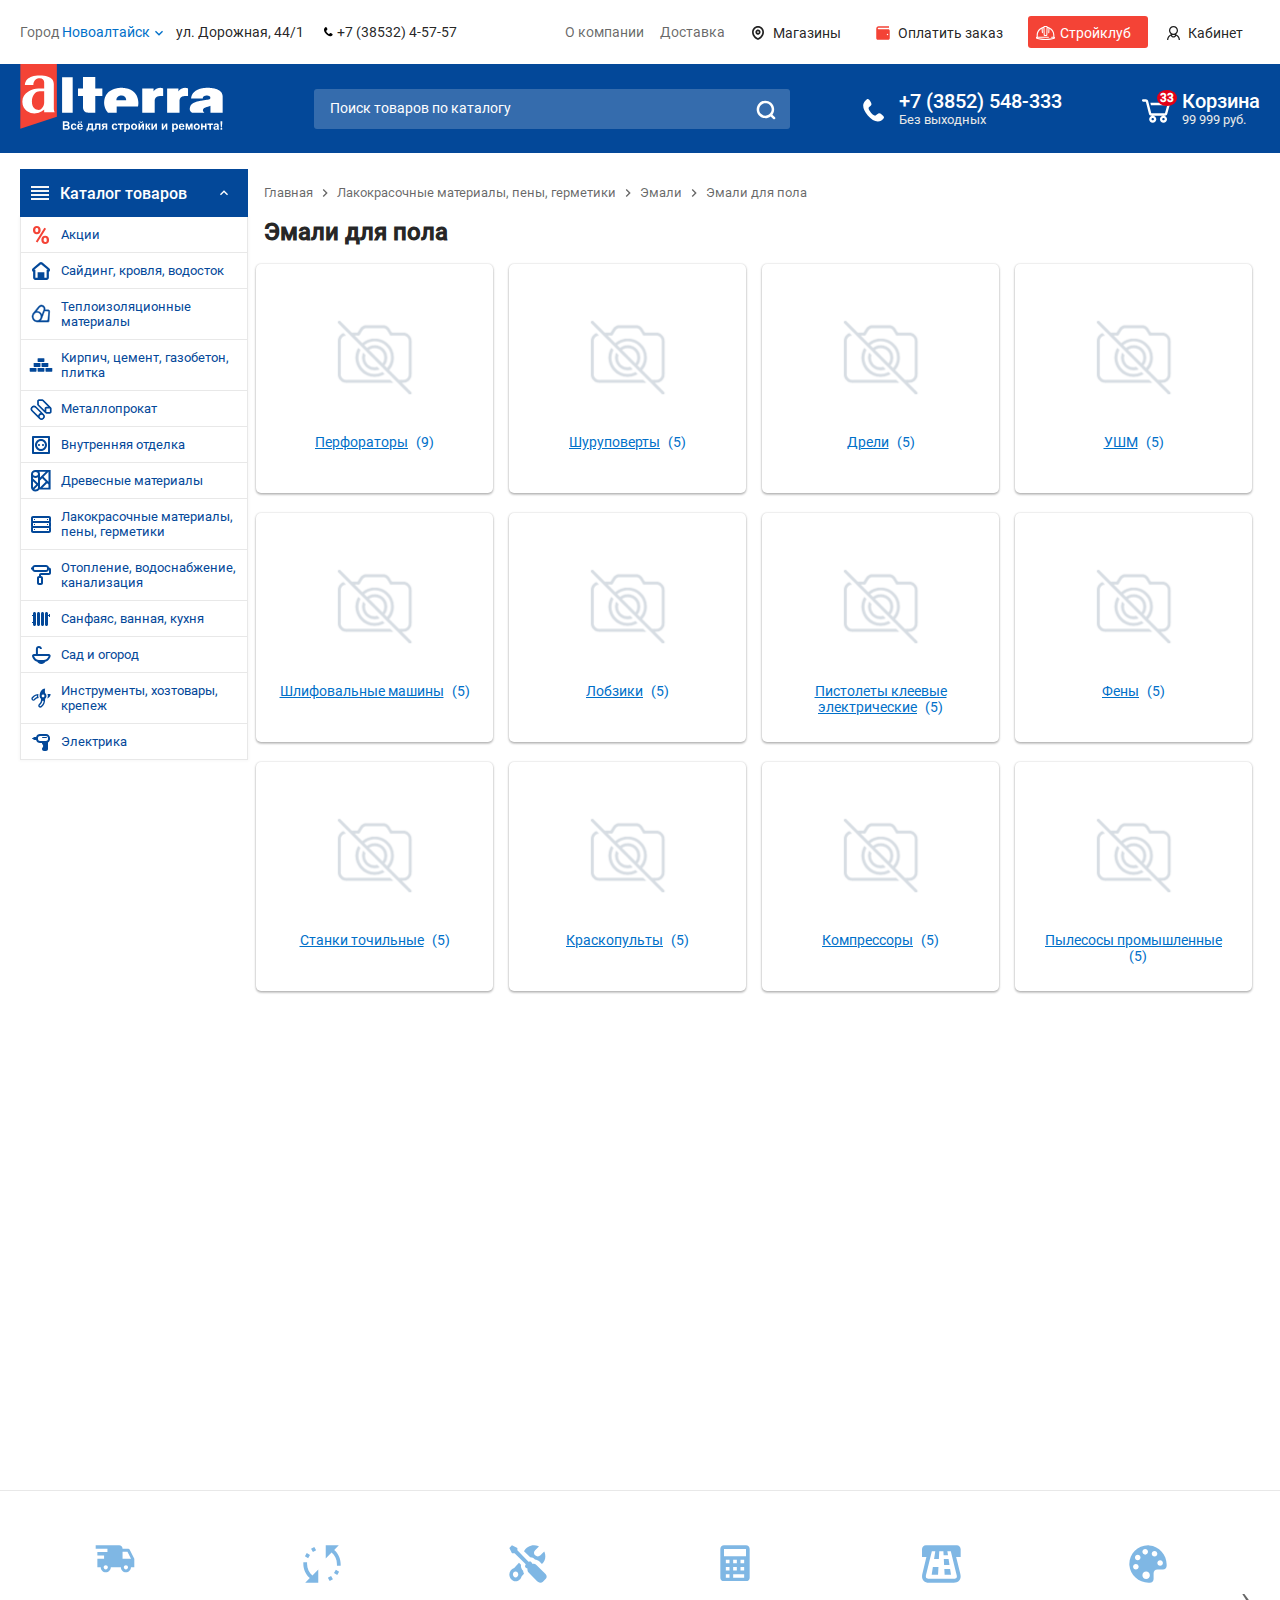
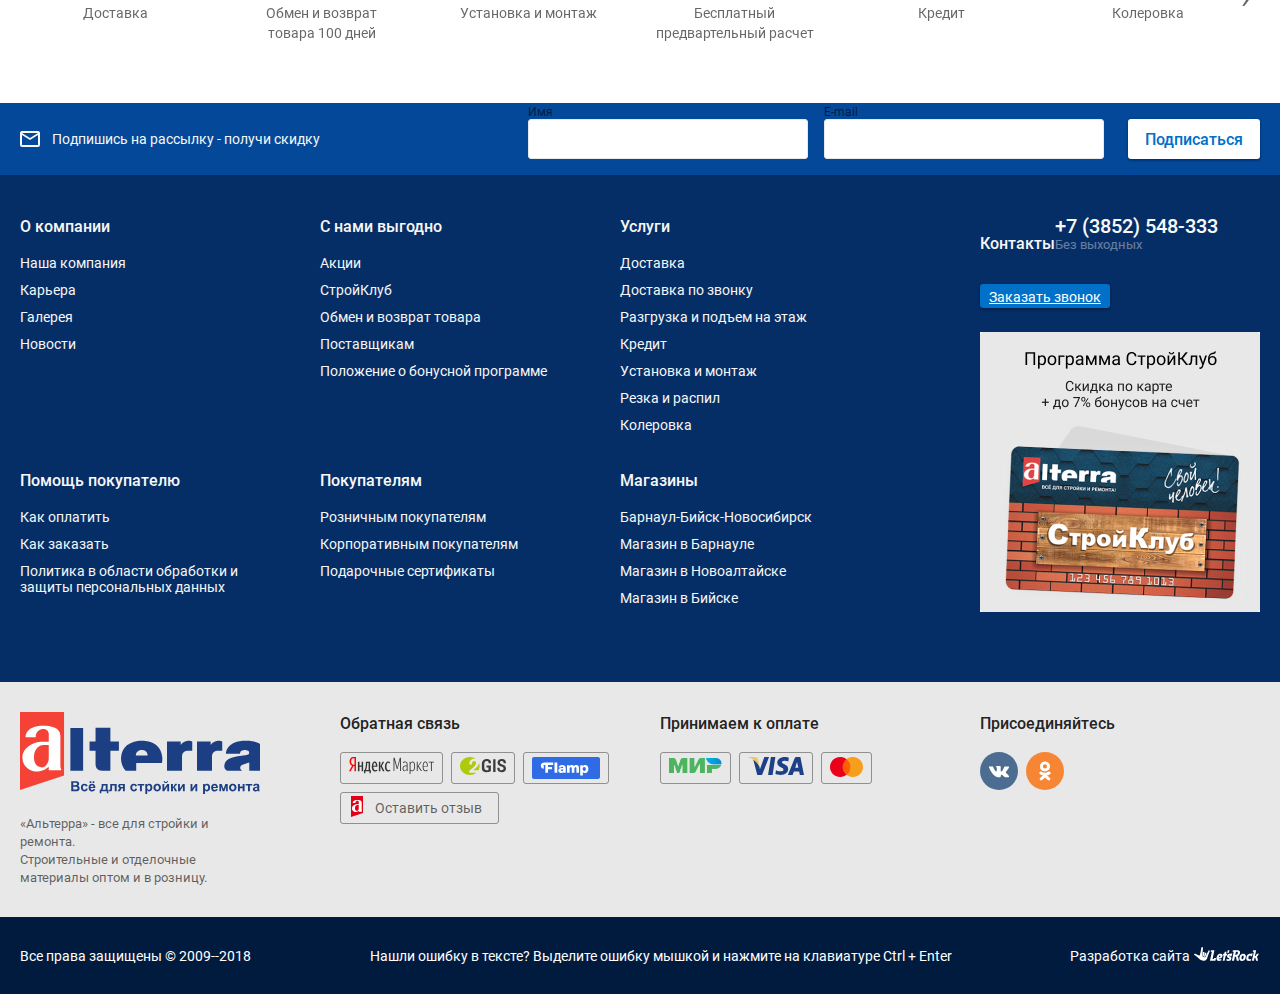
<file: category.html>
<!DOCTYPE html>
<html>
  <meta charset="UTF-8"/>
  <title>Альтерра</title>
  <link rel="stylesheet" href="css/style.css"/>
  <link rel="icon" type="image/x-icon" href="img/favicon.ico"/>
  <meta name="viewport" content="width=device-width, initial-scale=1, maximum-scale=1"/>
  <body class="page">
    <svg style="display:none;"><symbol id="alterra-logotype" width="203" height="68" viewBox="0 0 244 82" xmlns="http://www.w3.org/2000/svg">
<path fill-rule="evenodd" clip-rule="evenodd" d="M44.0473 63.5224V0H0V77.9552L44.0473 63.5224Z" fill="#F44336"/>
<path fill-rule="evenodd" clip-rule="evenodd" d="M28.7544 33.0023C28.7544 33.0023 26.8313 33.0023 23.1226 33.0023C19.4138 33.0023 13.9651 36.7253 13.9651 45.5505C13.9651 52.7668 18.2233 55.4327 22.4358 55.4327C24.8167 55.4327 28.7544 51.296 28.7544 46.3778V33.0023ZM41.4375 58.1446H28.7544V54.7892C26.6024 56.7657 22.0695 59.5695 16.9871 59.5695C11.9505 59.5695 2.42676 55.9843 2.42676 45.4126C2.42676 34.8868 14.6062 29.6469 21.6574 29.6469C28.7086 29.6469 28.7544 29.6469 28.7544 29.6469C28.7544 25.7859 28.7544 24.8666 28.7544 22.1547C28.7544 19.4888 26.8313 17.0987 23.3973 17.0987C19.9175 17.0987 15.705 19.3969 15.705 25.2803H5.58607C5.58607 21.3733 8.24173 13.7892 23.4889 13.7892C38.7818 13.7892 40.3843 20.6839 40.3843 23.7635C40.3843 26.889 40.3843 52.3991 40.3843 53.87C40.3843 56.398 41.4375 58.1446 41.4375 58.1446Z" fill="white"/>
<path fill-rule="evenodd" clip-rule="evenodd" d="M121.748 43.574H115.841V43.0224L115.933 42.5168L116.025 42.0572L116.162 41.5975L116.299 41.1379L116.528 40.7702L116.757 40.3565L117.032 40.0347L117.352 39.713L117.627 39.3912L117.993 39.1614L118.36 38.8856L118.726 38.7018L119.092 38.5179L119.55 38.3341L119.962 38.1962L120.374 38.1042L120.832 38.0123L121.244 37.9664L121.702 37.9204H121.748L122.114 37.9664L122.572 38.0123L122.984 38.0583L123.442 38.1502L123.854 38.2881L124.266 38.426L124.633 38.6099L124.999 38.7937L125.411 39.0695L125.731 39.2993L126.052 39.6211L126.327 39.9428L126.647 40.3105L126.876 40.6782L127.059 41.0919L127.242 41.5056L127.38 42.0112L127.517 42.4708L127.563 43.0224L127.609 43.574H121.748ZM63.1403 15.9036H50.3657V58.8341H63.1403V15.9036ZM243.908 38.1502L243.817 37.7365L243.725 37.2769L243.588 36.9092L243.496 36.4955L243.359 36.1278L243.221 35.7601L243.038 35.3924L242.901 35.0706L242.718 34.7489L242.535 34.4271L242.306 34.1054L242.077 33.8296L241.848 33.5998L241.573 33.324L241.344 33.0482L241.069 32.8184L240.795 32.5886L240.52 32.3587L240.199 32.1749L239.925 31.9451L239.604 31.7612L239.284 31.5773L238.963 31.3475L238.643 31.2096L238.276 31.0258L237.91 30.8879L237.59 30.704L237.223 30.5661L236.857 30.4282L236.491 30.2903L236.124 30.1525L235.712 30.0146L235.3 29.9226L234.934 29.8307L234.522 29.6928L234.11 29.6009L233.698 29.509L233.286 29.417L232.874 29.3251L232.416 29.2791L231.958 29.1872L231.546 29.1412L231.088 29.0493L230.676 29.0033L230.218 28.9114L229.76 28.8655L229.256 28.8195H228.798L228.341 28.7735H227.883L227.471 28.7276H227.013H226.509H226.005H225.502H224.998H224.494H223.991L223.533 28.7735L223.029 28.8195L222.526 28.8655H222.022L221.564 28.9114L221.106 29.0033L220.694 29.0493L220.236 29.1412L219.824 29.1872L219.366 29.2791L218.954 29.3251L218.496 29.417L218.084 29.509L217.672 29.6009L217.306 29.7388L216.894 29.8307L216.527 29.9226L216.115 30.0605L215.749 30.1984L215.337 30.3363L214.971 30.4742L214.604 30.6121L214.284 30.75L213.918 30.9338L213.551 31.0717L213.231 31.2556L212.864 31.4394L212.59 31.6233L212.269 31.8072L211.949 31.991L211.628 32.1749L211.308 32.4047L211.033 32.6345L210.758 32.8184L210.438 33.0482L210.209 33.324L209.934 33.5538L209.659 33.7836L209.43 34.0134L209.156 34.2892L208.881 34.565L208.652 34.7948L208.423 35.1166L208.194 35.3924L208.011 35.6681L207.782 35.9899L207.599 36.3116L207.37 36.5874L207.187 36.9551L207.004 37.2769L206.866 37.5986L206.729 38.0123L206.546 38.3341L206.454 38.7477L206.317 39.1155L206.18 39.5291L206.134 39.9428L206.042 40.3565L205.996 40.6782L205.951 40.9081L205.905 41.6435H220.053V41L220.099 40.8161L220.19 40.5403L220.328 40.1726L220.511 39.8049L220.694 39.5291L220.969 39.2534L221.198 39.0235L221.518 38.7937L221.885 38.6558L222.205 38.5179L222.617 38.38L223.029 38.2421L223.441 38.1502L223.899 38.1042H224.357L224.861 38.0583L225.319 38.1042H225.822L226.234 38.1962L226.646 38.2881L227.059 38.38L227.425 38.5179L227.791 38.6558L228.112 38.8397L228.432 39.0695L228.661 39.2993L228.89 39.6211L229.027 39.9888L229.119 40.4025V40.8161V41.2758L228.982 41.6435L228.798 41.9652L228.524 42.1951L228.249 42.3789L227.883 42.5628L227.516 42.7007L227.15 42.8386L226.738 42.9305L226.326 43.0224L225.914 43.1143L225.456 43.2063L225.044 43.2522L223.258 43.528L221.472 43.8038L219.687 44.0336L217.947 44.3094L217.489 44.3554L217.077 44.4473L216.619 44.5392L216.207 44.5852L215.795 44.6771L215.337 44.769L214.925 44.861L214.513 44.9529L214.101 45.0448L213.734 45.1827L213.322 45.2747L212.91 45.3666L212.544 45.5045L212.132 45.6424L211.766 45.7343L211.399 45.8722L210.987 46.0101L210.621 46.148L210.255 46.2859L209.934 46.4697L209.568 46.6076L209.202 46.7455L208.881 46.9294L208.561 47.1132L208.24 47.2971L207.919 47.5269L207.599 47.7108L207.324 47.8946L207.05 48.1244L206.775 48.4002L206.5 48.63L206.271 48.9058L206.042 49.1816L205.813 49.4574L205.584 49.7332L205.401 50.0549L205.218 50.4226L205.081 50.7444L204.898 51.1121L204.806 51.4798L204.669 51.8935L204.577 52.3072L204.485 52.7208L204.394 53.1805L204.348 53.5942L204.302 54.0538V54.4675L204.348 54.8812L204.394 55.2948L204.485 55.6625L204.623 56.0762L204.76 56.398L204.943 56.7657L205.126 57.0874L205.355 57.3632L205.584 57.639L205.859 57.8688L206.134 58.0986L206.408 58.3285L206.729 58.5123L207.095 58.6502L207.507 58.7421L207.919 58.7881L208.377 58.8341H222.205L221.518 58.3744L221.381 58.2365L221.198 58.0067L221.015 57.7769L220.786 57.4551L220.603 57.1794L220.419 56.8116L220.282 56.398L220.19 55.9843V55.5706L220.282 55.1569L220.374 54.7433L220.511 54.4215L220.694 54.0998L220.969 53.824L221.198 53.5942L221.472 53.3184L221.793 53.1345L222.114 52.9507L222.434 52.7668L222.8 52.6289L223.167 52.491L224.723 51.9854L226.234 51.4798L226.601 51.3419L227.013 51.25L227.379 51.1121L227.791 50.9742L228.157 50.8363L228.432 50.7444L228.615 50.6984L228.844 50.6525L229.256 50.4226V58.8341H244V39.5751V39.1155L243.954 38.6099L243.908 38.1502ZM90.3837 15.8116H75.5487V29.463H69.5506V38.7018H75.5487V51.1581V51.5717V52.0314V52.4451L75.5945 52.8587L75.6403 53.2264L75.686 53.5942L75.7776 53.9619L75.8692 54.3296L75.9608 54.6513L76.0523 54.9731L76.1897 55.2948L76.3271 55.6166L76.5102 55.8924L76.6476 56.1681L76.8307 56.398L77.0139 56.6738L77.2428 56.8576L77.426 57.0874L77.6549 57.3172L77.8838 57.5471L78.1128 57.7309L78.3875 57.8688L78.6622 58.0527L79.0285 58.1446L79.349 58.2365L79.6695 58.3744L79.99 58.4664L80.4021 58.5123L80.7684 58.5583L81.1805 58.6042L81.5468 58.6502H81.9589L82.4168 58.6962H90.3837V38.7018H98.9002V29.463H90.3837V15.8116ZM171.61 29.2332L171.244 29.1412L170.923 29.0493L170.603 28.9574L170.237 28.9114L169.916 28.8655L169.55 28.8195L169.184 28.7735H168.817H168.497H168.13L167.81 28.8195L167.444 28.8655L167.123 28.9114L166.757 29.0033L166.482 29.0493L166.162 29.1412L165.841 29.2332L165.566 29.3251L165.292 29.417L164.971 29.509L164.696 29.6468L164.422 29.7847L164.147 29.9226L163.872 30.0605L163.597 30.2444L163.323 30.3823L163.094 30.5661L162.819 30.75L162.59 30.9338L162.315 31.1177L162.132 31.3475L161.903 31.5773L161.674 31.7612L161.445 31.991L161.262 32.2208L161.033 32.4507L160.85 32.7264L160.667 32.9563V29.463H147.023V58.8341H162.041V44.2634V43.8498L162.086 43.4361L162.132 43.0684L162.224 42.7466L162.315 42.3789L162.453 42.0572L162.59 41.7354L162.728 41.4596L162.865 41.1838L163.048 40.9081L163.277 40.6782L163.46 40.4484L163.689 40.2646L163.918 40.0347L164.147 39.8509L164.422 39.713L164.696 39.5291L164.971 39.3912L165.292 39.2534L165.612 39.1155L165.933 39.0235L166.299 38.9316L166.619 38.8397L167.032 38.7937L167.398 38.7477L167.81 38.7018H172.251V29.463L171.931 29.3251L171.61 29.2332ZM201.555 29.2332L201.235 29.1412L200.914 29.0493L200.548 28.9574L200.227 28.9114L199.861 28.8655L199.54 28.8195L199.174 28.7735H198.808H198.487H198.121L197.755 28.8195L197.434 28.8655L197.068 28.9114L196.747 29.0033L196.427 29.0493L196.106 29.1412L195.832 29.2332L195.511 29.3251L195.236 29.417L194.962 29.509L194.641 29.6468L194.366 29.7847L194.092 29.9226L193.817 30.0605L193.588 30.2444L193.313 30.3823L193.039 30.5661L192.764 30.75L192.535 30.9338L192.306 31.1177L192.077 31.3475L191.848 31.5773L191.619 31.7612L191.39 31.991L191.207 32.2208L191.024 32.4507L190.795 32.7264L190.612 32.9563L190.658 29.463H177.013V58.8341H191.986V44.2634V43.8498L192.031 43.4361L192.123 43.0684L192.214 42.7466L192.306 42.3789L192.398 42.0572L192.535 41.7354L192.672 41.4596L192.855 41.1838L193.039 40.9081L193.222 40.6782L193.405 40.4484L193.634 40.2646L193.863 40.0347L194.138 39.8509L194.412 39.713L194.641 39.5291L194.962 39.3912L195.236 39.2534L195.557 39.1155L195.877 39.0235L196.244 38.9316L196.61 38.8397L196.976 38.7937L197.388 38.7477L197.755 38.7018H202.242V29.463L201.876 29.3251L201.555 29.2332ZM142.306 46.3778V45.9641L142.261 45.5964V45.2287L142.169 44.815L142.123 44.4473L142.077 44.0336L141.986 43.6199L141.894 43.2522L141.849 42.7926L141.757 42.3789L141.665 42.0112L141.574 41.5975L141.436 41.1838L141.299 40.7702L141.162 40.4025L141.024 39.9888L140.887 39.5751L140.75 39.2074L140.567 38.7937L140.429 38.472L140.246 38.1042L140.063 37.7825L139.88 37.4148L139.697 37.093L139.468 36.7713L139.239 36.4495L139.056 36.1278L138.827 35.852L138.552 35.5303L138.323 35.2545L138.094 34.9327L137.819 34.6569L137.545 34.3812L137.27 34.1054L136.995 33.8296L136.72 33.5998L136.446 33.324L136.125 33.0942L135.805 32.8643L135.53 32.5886L135.209 32.3587L134.889 32.1749L134.523 31.9451L134.248 31.7612L133.882 31.5773L133.561 31.3475L133.195 31.1637L132.874 30.9798L132.508 30.8419L132.142 30.6581L131.821 30.5202L131.455 30.3823L131.089 30.2444L130.722 30.1065L130.356 29.9686L129.99 29.8767L129.578 29.7847L129.211 29.6928L128.845 29.6009L128.479 29.509L128.067 29.417L127.7 29.3711L127.288 29.2791L126.876 29.2332L126.464 29.1412L126.052 29.0493L125.64 29.0033L125.228 28.9574L124.816 28.9114L124.404 28.8655L123.992 28.8195L123.579 28.7735H123.122L122.755 28.7276H122.297H121.885H121.748H121.473H121.061H120.649L120.237 28.7735H119.825L119.413 28.8195L119.001 28.8655L118.543 28.9114L118.131 28.9574L117.719 29.0033L117.352 29.0493L116.94 29.1412L116.482 29.2332L116.116 29.3251L115.704 29.417L115.292 29.509L114.88 29.6009L114.468 29.7388L114.056 29.8307L113.644 29.9686L113.277 30.1065L112.865 30.2444L112.499 30.3823L112.087 30.5202L111.721 30.704L111.308 30.8879L110.942 31.0717L110.53 31.2096L110.164 31.4394L109.798 31.6233L109.431 31.8072L109.065 31.991L108.699 32.2208L108.332 32.4507L107.966 32.6345L107.646 32.8643L107.279 33.0942L106.959 33.3699L106.638 33.5998L106.363 33.8755L106.089 34.1054L105.814 34.3812L105.539 34.6569L105.31 34.9327L105.036 35.2545L104.807 35.5303L104.532 35.852L104.349 36.1278L104.074 36.4495L103.891 36.7713L103.662 37.093L103.479 37.4148L103.296 37.7825L103.113 38.1042L102.929 38.472L102.746 38.7937L102.609 39.1614L102.426 39.4832L102.288 39.8509L102.151 40.2186L102.014 40.5403L101.922 40.9081L101.785 41.2758L101.693 41.6435L101.602 42.0112L101.51 42.3789L101.418 42.7466L101.373 43.1603L101.327 43.528L101.235 43.9417L101.19 44.3094L101.144 44.7231V45.0908L101.098 45.5045L101.052 45.8722V46.2859V46.6536V47.0673V47.4809L101.098 47.8486L101.144 48.2623V48.63L101.235 49.0437L101.281 49.4114L101.327 49.8251L101.418 50.2388L101.464 50.6065L101.602 50.9742L101.693 51.3419L101.785 51.7556L101.922 52.1233L102.014 52.491L102.151 52.8587L102.288 53.2264L102.426 53.5942L102.609 53.9619L102.746 54.3296L102.929 54.6973L103.113 55.019L103.296 55.3868L103.479 55.7085L103.662 56.0762L103.891 56.398L104.074 56.7657L104.349 57.0415L104.532 57.3632L104.807 57.685L105.036 58.0067L105.265 58.3285L105.539 58.6502H116.208V51.1121H121.748H141.894L141.986 50.6984L142.077 50.3307L142.123 49.963L142.169 49.5493L142.215 49.1356L142.261 48.7679L142.306 48.3542V47.9865L142.352 47.5729V47.1592V46.7915L142.306 46.3778Z" fill="#FFFFFF"/>
<path fill-rule="evenodd" clip-rule="evenodd" d="M241.482 79.2421V77.3116H243.405V79.2421H241.482ZM241.894 76.6222L241.39 71.4742V69.13H243.496V71.4742L242.993 76.6222H241.894ZM237.361 75.7489C237.132 75.7948 236.72 75.8867 236.216 76.0246C235.667 76.1166 235.346 76.2545 235.163 76.3464C234.934 76.5303 234.797 76.7601 234.797 77.0359C234.797 77.3116 234.888 77.5415 235.071 77.7253C235.3 77.9092 235.529 78.0471 235.85 78.0471C236.216 78.0471 236.537 77.9092 236.857 77.6794C237.086 77.4955 237.223 77.3116 237.315 77.0359C237.361 76.898 237.361 76.5762 237.361 76.1166V75.7489ZM234.797 74.1861L233.057 73.8643C233.24 73.1289 233.606 72.6233 234.064 72.2556C234.568 71.8879 235.255 71.75 236.216 71.75C237.086 71.75 237.681 71.8419 238.139 72.0717C238.551 72.2556 238.826 72.5314 239.009 72.8531C239.192 73.1289 239.284 73.7264 239.284 74.5538L239.238 76.806C239.238 77.4495 239.284 77.9092 239.33 78.2309C239.375 78.5527 239.513 78.8744 239.696 79.2421H237.773C237.727 79.1042 237.636 78.9204 237.59 78.6446C237.544 78.5527 237.544 78.4607 237.498 78.4148C237.178 78.7825 236.811 79.0123 236.491 79.1502C236.079 79.3341 235.712 79.426 235.255 79.426C234.522 79.426 233.927 79.1962 233.515 78.7825C233.103 78.3688 232.874 77.8632 232.874 77.2197C232.874 76.852 232.965 76.4383 233.148 76.1166C233.332 75.8408 233.606 75.565 233.973 75.3811C234.339 75.1973 234.843 75.0594 235.529 74.9675C236.399 74.7836 237.04 74.5998 237.361 74.4619V74.278C237.361 73.9103 237.269 73.6345 237.086 73.4507C236.903 73.3128 236.582 73.2208 236.079 73.2208C235.712 73.2208 235.438 73.3128 235.255 73.4507C235.071 73.5885 234.934 73.8184 234.797 74.1861ZM225.639 71.8879H232.233V73.4507H229.898V79.2421H227.974V73.4507H225.639V71.8879ZM217.947 71.8879H219.87V74.5998H222.663V71.8879H224.586V79.2421H222.663V76.1625H219.87V79.2421H217.947V71.8879ZM210.987 75.565C210.987 76.3004 211.171 76.852 211.537 77.2197C211.857 77.6334 212.269 77.8172 212.773 77.8172C213.277 77.8172 213.689 77.6334 214.055 77.2197C214.376 76.852 214.559 76.3004 214.559 75.565C214.559 74.8296 214.376 74.278 214.055 73.9103C213.689 73.5426 213.277 73.3128 212.773 73.3128C212.269 73.3128 211.857 73.5426 211.537 73.9103C211.171 74.278 210.987 74.8755 210.987 75.565ZM209.019 75.4731C209.019 74.8296 209.202 74.232 209.476 73.5885C209.843 72.991 210.255 72.5314 210.85 72.2556C211.399 71.8879 212.086 71.75 212.773 71.75C213.872 71.75 214.788 72.1177 215.475 72.8531C216.161 73.5426 216.528 74.4619 216.528 75.565C216.528 76.6681 216.161 77.5874 215.475 78.3228C214.742 79.0583 213.872 79.426 212.773 79.426C212.132 79.426 211.491 79.2421 210.896 78.9663C210.255 78.6446 209.843 78.185 209.476 77.5874C209.202 77.0359 209.019 76.3004 209.019 75.4731ZM199.357 71.8879H201.738L203.524 76.9899L205.356 71.8879H207.736V79.2421H206.088V74.4159L204.348 79.2421H202.7L201.006 74.4159V79.2421H199.357V71.8879ZM196.015 74.9675C195.969 74.3699 195.832 73.9563 195.557 73.6805C195.282 73.4047 194.962 73.2208 194.596 73.2208C194.138 73.2208 193.817 73.4047 193.542 73.6805C193.268 74.0022 193.13 74.4159 193.13 74.9675H196.015ZM195.878 76.898L197.801 77.2197C197.572 77.9092 197.16 78.4607 196.656 78.8744C196.107 79.1962 195.466 79.426 194.641 79.426C193.359 79.426 192.444 79.0123 191.848 78.139C191.345 77.4955 191.116 76.6222 191.116 75.6569C191.116 74.4159 191.436 73.4507 192.077 72.7612C192.673 72.0717 193.497 71.75 194.458 71.75C195.511 71.75 196.381 72.1177 197.022 72.8531C197.618 73.5426 197.938 74.6457 197.892 76.1166H193.085C193.085 76.7141 193.268 77.1278 193.542 77.4955C193.863 77.7713 194.229 77.9551 194.641 77.9551C194.962 77.9551 195.191 77.8632 195.42 77.6794C195.649 77.5415 195.786 77.2657 195.878 76.898ZM184.934 75.4731C184.934 76.2545 185.118 76.852 185.438 77.2657C185.759 77.6794 186.171 77.8632 186.629 77.8632C187.086 77.8632 187.453 77.6794 187.727 77.3116C188.048 76.9439 188.185 76.3464 188.185 75.565C188.185 74.7836 188.002 74.1861 187.727 73.8184C187.407 73.4507 187.041 73.2668 186.583 73.2668C186.125 73.2668 185.713 73.4507 185.438 73.8184C185.118 74.1861 184.934 74.7376 184.934 75.4731ZM183.057 71.8879H184.843V72.991C185.072 72.6233 185.392 72.3475 185.804 72.0717C186.217 71.8419 186.629 71.75 187.132 71.75C187.956 71.75 188.689 72.0717 189.284 72.7612C189.879 73.4047 190.154 74.324 190.154 75.519C190.154 76.7601 189.879 77.7253 189.284 78.3688C188.689 79.0583 187.956 79.426 187.132 79.426C186.72 79.426 186.354 79.3341 185.988 79.1502C185.667 79.0123 185.347 78.7365 184.98 78.3228V82H183.057V71.8879ZM170.557 71.8879H172.389V76.4843L175.365 71.8879H177.242V79.2421H175.411V74.5538L172.389 79.2421H170.557V71.8879ZM158.057 71.8879H159.889V76.4843L162.865 71.8879H164.742V79.2421H162.911V74.5538L159.889 79.2421H158.057V71.8879ZM151.006 71.8879H152.929V74.8755C153.25 74.8755 153.479 74.7836 153.616 74.5998C153.753 74.4159 153.891 74.0941 154.074 73.5426C154.303 72.8531 154.578 72.3935 154.898 72.1637C155.173 71.9798 155.585 71.8419 156.043 71.8419C156.18 71.8419 156.455 71.8879 156.821 71.8879V73.1749C156.317 73.1749 155.951 73.2208 155.86 73.3128C155.722 73.4047 155.539 73.7264 155.356 74.232C155.173 74.8755 154.852 75.2892 154.394 75.4731C155.035 75.6569 155.539 76.1625 155.951 77.0359C155.951 77.1278 155.997 77.1278 156.043 77.2197L157.096 79.2421H155.035L154.074 77.0818C153.891 76.6681 153.708 76.3924 153.57 76.2545C153.433 76.1625 153.204 76.0706 152.929 76.0706V79.2421H151.006V71.8879ZM147.023 68.9462H147.938C147.893 69.5897 147.664 70.0953 147.297 70.417C146.885 70.7847 146.427 70.9686 145.832 70.9686C145.191 70.9686 144.688 70.7847 144.321 70.417C143.955 70.0953 143.726 69.5897 143.68 68.9462H144.596C144.642 69.2679 144.779 69.5437 144.962 69.6816C145.145 69.8655 145.42 69.9574 145.832 69.9574C146.153 69.9574 146.473 69.8655 146.656 69.6816C146.84 69.5437 146.977 69.2679 147.023 68.9462ZM142.444 71.8879H144.275V76.4843L147.206 71.8879H149.129V79.2421H147.252V74.5538L144.275 79.2421H142.444V71.8879ZM135.438 75.565C135.438 76.3004 135.622 76.852 135.942 77.2197C136.308 77.6334 136.721 77.8172 137.224 77.8172C137.728 77.8172 138.14 77.6334 138.46 77.2197C138.827 76.852 138.964 76.3004 138.964 75.565C138.964 74.8296 138.827 74.278 138.46 73.9103C138.14 73.5426 137.728 73.3128 137.224 73.3128C136.721 73.3128 136.308 73.5426 135.942 73.9103C135.622 74.278 135.438 74.8755 135.438 75.565ZM133.47 75.4731C133.47 74.8296 133.607 74.232 133.928 73.5885C134.248 72.991 134.706 72.5314 135.255 72.2556C135.851 71.8879 136.492 71.75 137.224 71.75C138.323 71.75 139.193 72.1177 139.926 72.8531C140.612 73.5426 140.979 74.4619 140.979 75.565C140.979 76.6681 140.612 77.5874 139.926 78.3228C139.193 79.0583 138.277 79.426 137.224 79.426C136.537 79.426 135.942 79.2421 135.301 78.9663C134.706 78.6446 134.248 78.185 133.928 77.5874C133.607 77.0359 133.47 76.3004 133.47 75.4731ZM127.197 75.4731C127.197 76.2545 127.334 76.852 127.7 77.2657C128.021 77.6794 128.387 77.8632 128.845 77.8632C129.303 77.8632 129.669 77.6794 129.944 77.3116C130.265 76.9439 130.402 76.3464 130.402 75.565C130.402 74.7836 130.265 74.1861 129.944 73.8184C129.669 73.4507 129.257 73.2668 128.799 73.2668C128.341 73.2668 127.975 73.4507 127.655 73.8184C127.334 74.1861 127.197 74.7376 127.197 75.4731ZM125.32 71.8879H127.105V72.991C127.334 72.6233 127.655 72.3475 128.021 72.0717C128.433 71.8419 128.891 71.75 129.349 71.75C130.219 71.75 130.906 72.0717 131.501 72.7612C132.096 73.4047 132.371 74.324 132.371 75.519C132.371 76.7601 132.096 77.7253 131.501 78.3688C130.906 79.0583 130.173 79.426 129.349 79.426C128.937 79.426 128.57 79.3341 128.25 79.1502C127.929 79.0123 127.563 78.7365 127.197 78.3228V82H125.32V71.8879ZM117.627 71.8879H124.221V73.4507H121.885V79.2421H119.962V73.4507H117.627V71.8879ZM117.032 74.0941L115.155 74.4159C115.063 74.0482 114.926 73.7724 114.697 73.5426C114.468 73.3587 114.193 73.2668 113.827 73.2668C113.369 73.2668 112.957 73.4507 112.682 73.7724C112.408 74.0941 112.27 74.6457 112.27 75.4271C112.27 76.3004 112.408 76.9439 112.682 77.2657C112.957 77.6334 113.369 77.8172 113.873 77.8172C114.239 77.8172 114.514 77.7253 114.743 77.4955C114.972 77.3116 115.155 76.9439 115.246 76.4383L117.124 76.7601C116.94 77.6334 116.574 78.2769 115.979 78.7365C115.475 79.1962 114.697 79.426 113.781 79.426C112.682 79.426 111.858 79.0583 111.217 78.3688C110.576 77.7253 110.256 76.7601 110.256 75.565C110.256 74.3699 110.576 73.4507 111.217 72.7612C111.858 72.0717 112.728 71.75 113.827 71.75C114.697 71.75 115.384 71.9338 115.887 72.3475C116.437 72.7152 116.803 73.3128 117.032 74.0941ZM102.93 73.1289H101.556C101.052 73.1289 100.686 73.2208 100.503 73.3587C100.274 73.4966 100.182 73.7264 100.182 74.0941C100.182 74.4159 100.274 74.6917 100.549 74.8296C100.778 74.9675 101.144 75.0594 101.693 75.0594H102.93V73.1289ZM104.853 71.8879V79.2421H102.93V76.1625H102.792C102.334 76.1625 102.06 76.2545 101.831 76.3464C101.648 76.4383 101.419 76.7141 101.19 77.0359L101.098 77.1737L99.8161 79.2421H97.5725L98.9461 77.0818C99.3582 76.4843 99.6787 76.1625 99.9992 76.0706C99.4955 76.0246 99.0377 75.8408 98.7172 75.4271C98.3509 75.0594 98.1677 74.5998 98.1677 74.0022C98.1677 73.4966 98.3051 73.1289 98.534 72.7612C98.763 72.4394 99.0377 72.2096 99.404 72.0717C99.7703 71.9798 100.366 71.8879 101.052 71.8879H104.853ZM90.2465 71.8879H96.6567V79.2421H94.7337V73.4507H92.1238V76.7601C92.1238 77.5874 92.0322 78.185 91.8491 78.5067C91.6659 78.8744 91.437 79.1042 91.2081 79.1962C90.9791 79.2881 90.6128 79.3341 90.0634 79.3341C89.7887 79.3341 89.3766 79.2881 88.8729 79.2421V77.8172C88.9187 77.8172 89.0103 77.8172 89.1934 77.8172C89.3766 77.8172 89.5597 77.8172 89.6513 77.8172C89.926 77.8172 90.0634 77.7253 90.155 77.5874C90.2007 77.4036 90.2465 76.9439 90.2465 76.1625V71.8879ZM85.7136 77.6334V73.4966H83.3785C83.2869 75.519 82.9664 76.898 82.4169 77.6334H85.7136ZM86.8125 79.2421H81.318V81.1267H79.7613V77.6334H80.5396C80.8602 77.2657 81.1349 76.7141 81.3638 75.9327C81.5928 75.1513 81.6843 73.8184 81.7301 71.8879H87.5909V77.6334H88.3693V81.1267H86.8125V79.2421ZM72.6185 70.9686V69.2679H74.2668V70.9686H72.6185ZM69.6423 70.9686V69.2679H71.3364V70.9686H69.6423ZM73.4426 74.9675C73.4426 74.3699 73.3053 73.9563 73.0305 73.6805C72.7558 73.4047 72.4353 73.2208 72.0232 73.2208C71.6111 73.2208 71.2448 73.4047 70.9701 73.6805C70.6954 74.0022 70.558 74.4159 70.558 74.9675H73.4426ZM73.3511 76.898L75.2741 77.2197C74.9994 77.9092 74.6331 78.4607 74.0837 78.8744C73.5342 79.1962 72.8932 79.426 72.069 79.426C70.8328 79.426 69.917 79.0123 69.276 78.139C68.8181 77.4955 68.5892 76.6222 68.5892 75.6569C68.5892 74.4159 68.8639 73.4507 69.5049 72.7612C70.146 72.0717 70.9243 71.75 71.8859 71.75C72.9848 71.75 73.8089 72.1177 74.45 72.8531C75.091 73.5426 75.3657 74.6457 75.3657 76.1166H70.558C70.558 76.7141 70.6954 77.1278 71.0159 77.4955C71.2906 77.7713 71.6569 77.9551 72.1148 77.9551C72.4353 77.9551 72.6643 77.8632 72.8474 77.6794C73.0763 77.5415 73.2137 77.2657 73.3511 76.898ZM67.6734 74.0941L65.7504 74.4159C65.7046 74.0482 65.5672 73.7724 65.3383 73.5426C65.1094 73.3587 64.8346 73.2668 64.4683 73.2668C63.9647 73.2668 63.5984 73.4507 63.3237 73.7724C63.0489 74.0941 62.8658 74.6457 62.8658 75.4271C62.8658 76.3004 63.0489 76.9439 63.3237 77.2657C63.5984 77.6334 64.0105 77.8172 64.4683 77.8172C64.8346 77.8172 65.1551 77.7253 65.3841 77.4955C65.613 77.3116 65.7962 76.9439 65.8877 76.4383L67.765 76.7601C67.5819 77.6334 67.2156 78.2769 66.6203 78.7365C66.0709 79.1962 65.3383 79.426 64.3768 79.426C63.3237 79.426 62.4995 79.0583 61.8585 78.3688C61.2175 77.7253 60.8969 76.7601 60.8969 75.565C60.8969 74.3699 61.2175 73.4507 61.8585 72.7612C62.4995 72.0717 63.3694 71.75 64.4226 71.75C65.2925 71.75 66.0251 71.9338 66.5288 72.3475C67.0782 72.7152 67.4445 73.3128 67.6734 74.0941ZM53.2505 74.8296V77.4955H55.1278C55.8603 77.4955 56.3182 77.4955 56.5472 77.4495C56.8219 77.4036 57.0508 77.2657 57.2797 77.0359C57.4629 76.852 57.5545 76.5302 57.5545 76.1625C57.5545 75.8867 57.4629 75.611 57.3255 75.4271C57.1882 75.1973 56.9592 75.0594 56.6845 74.9675C56.4098 74.8755 55.8146 74.8296 54.8988 74.8296H53.2505ZM53.2505 70.7847V73.1289H54.5783C55.3567 73.1289 55.8603 73.1289 56.0435 73.0829C56.4098 73.037 56.6845 72.945 56.8677 72.7612C57.0508 72.5314 57.1424 72.3015 57.1424 71.9338C57.1424 71.6581 57.0966 71.3823 56.9135 71.1984C56.7303 71.0145 56.5014 70.8767 56.1351 70.8307C55.9519 70.8307 55.3567 70.7847 54.4409 70.7847H53.2505ZM51.2358 69.13H55.2651C56.0435 69.13 56.6387 69.176 57.005 69.222C57.4171 69.2679 57.7834 69.4518 58.0581 69.6356C58.3786 69.8654 58.6076 70.1412 58.8365 70.463C59.0655 70.8307 59.157 71.1984 59.157 71.658C59.157 72.1177 59.0197 72.5773 58.7449 72.945C58.516 73.3587 58.1955 73.6345 57.7376 73.8643C58.3329 74.0482 58.7907 74.324 59.157 74.7836C59.4775 75.1973 59.6149 75.7029 59.6149 76.3004C59.6149 76.7601 59.5233 77.1737 59.3402 77.6334C59.1112 78.0471 58.7907 78.4148 58.4702 78.6906C58.0581 78.9204 57.646 79.1042 57.0966 79.1502C56.7303 79.1962 55.9519 79.1962 54.6241 79.2421H51.2358V69.13Z" fill="#FFFFFF"/>
</symbol>
<symbol id="alterra-logotype-mobile" width="92" height="27" viewBox="0 0 92 27" fill="none" xmlns="http://www.w3.org/2000/svg">
<path fill-rule="evenodd" clip-rule="evenodd" d="M16.608 21.9885V0H0V26.9845L16.608 21.9885Z" fill="#F44336"/>
<path fill-rule="evenodd" clip-rule="evenodd" d="M10.8419 11.4238C10.8419 11.4238 10.1168 11.4238 8.71838 11.4238C7.31999 11.4238 5.26557 12.7126 5.26557 15.7675C5.26557 18.2654 6.87113 19.1882 8.45942 19.1882C9.35715 19.1882 10.8419 17.7563 10.8419 16.0539V11.4238ZM15.624 20.127H10.8419V18.9655C10.0304 19.6497 8.32131 20.6202 6.405 20.6202C4.50596 20.6202 0.915039 19.3792 0.915039 15.7197C0.915039 12.0762 5.50727 10.2624 8.16593 10.2624C10.8246 10.2624 10.8419 10.2624 10.8419 10.2624C10.8419 8.92588 10.8419 8.60766 10.8419 7.66893C10.8419 6.74612 10.1168 5.91876 8.82196 5.91876C7.5099 5.91876 5.92161 6.71429 5.92161 8.75086H2.10626C2.10626 7.39845 3.10757 4.77319 8.85649 4.77319C14.6227 4.77319 15.2269 7.15979 15.2269 8.22581C15.2269 9.30773 15.2269 18.1381 15.2269 18.6473C15.2269 19.5224 15.624 20.127 15.624 20.127Z" fill="white"/>
<path fill-rule="evenodd" clip-rule="evenodd" d="M45.9053 15.0833H43.6783V14.8924L43.7128 14.7174L43.7473 14.5583L43.7991 14.3991L43.8509 14.24L43.9372 14.1128L44.0236 13.9696L44.1271 13.8582L44.248 13.7468L44.3516 13.6354L44.4897 13.5559L44.6278 13.4604L44.7659 13.3968L44.904 13.3331L45.0767 13.2695L45.232 13.2218L45.3874 13.1899L45.5601 13.1581L45.7154 13.1422L45.8881 13.1263H45.9053L46.0435 13.1422L46.2161 13.1581L46.3715 13.174L46.5441 13.2058L46.6995 13.2536L46.8549 13.3013L46.993 13.365L47.1311 13.4286L47.2865 13.5241L47.4073 13.6036L47.5282 13.715L47.6317 13.8264L47.7526 13.9536L47.8389 14.0809L47.908 14.2241L47.977 14.3673L48.0288 14.5423L48.0806 14.7014L48.0979 14.8924L48.1151 15.0833H45.9053ZM23.8074 5.50509H18.9907V20.3656H23.8074V5.50509ZM91.9658 13.2058L91.9312 13.0627L91.8967 12.9035L91.8449 12.7763L91.8104 12.6331L91.7586 12.5058L91.7068 12.3785L91.6377 12.2512L91.5859 12.1398L91.5169 12.0285L91.4478 11.9171L91.3615 11.8057L91.2752 11.7102L91.1889 11.6307L91.0853 11.5352L90.999 11.4398L90.8954 11.3602L90.7918 11.2807L90.6882 11.2011L90.5674 11.1375L90.4638 11.0579L90.3429 10.9943L90.2221 10.9306L90.1012 10.8511L89.9804 10.8033L89.8423 10.7397L89.7042 10.692L89.5833 10.6283L89.4452 10.5806L89.3071 10.5329L89.169 10.4851L89.0309 10.4374L88.8755 10.3897L88.7201 10.3578L88.582 10.326L88.4266 10.2783L88.2713 10.2465L88.1159 10.2146L87.9605 10.1828L87.8051 10.151L87.6325 10.1351L87.4598 10.1033L87.3045 10.0874L87.1318 10.0555L86.9764 10.0396L86.8038 10.0078L86.6312 9.99189L86.4413 9.97598H86.2686L86.096 9.96007H85.9233L85.768 9.94416H85.5953H85.4054H85.2155H85.0256H84.8357H84.6458H84.4559L84.2833 9.96007L84.0934 9.97598L83.9035 9.99189H83.7136L83.5409 10.0078L83.3683 10.0396L83.2129 10.0555L83.0403 10.0874L82.8849 10.1033L82.7122 10.1351L82.5569 10.151L82.3842 10.1828L82.2288 10.2146L82.0735 10.2465L81.9354 10.2942L81.78 10.326L81.6419 10.3578L81.4865 10.4056L81.3484 10.4533L81.193 10.501L81.0549 10.5488L80.9168 10.5965L80.7959 10.6442L80.6578 10.7079L80.5197 10.7556L80.3989 10.8192L80.2607 10.8829L80.1572 10.9465L80.0363 11.0102L79.9155 11.0738L79.7946 11.1375L79.6738 11.217L79.5702 11.2966L79.4666 11.3602L79.3458 11.4398L79.2594 11.5352L79.1558 11.6148L79.0523 11.6943L78.9659 11.7739L78.8624 11.8694L78.7588 11.9648L78.6725 12.0444L78.5861 12.1557L78.4998 12.2512L78.4308 12.3467L78.3444 12.458L78.2754 12.5694L78.1891 12.6649L78.12 12.7922L78.051 12.9035L77.9992 13.0149L77.9474 13.1581L77.8783 13.2695L77.8438 13.4127L77.792 13.54L77.7402 13.6832L77.7229 13.8264L77.6884 13.9696L77.6711 14.0809L77.6539 14.1605L77.6366 14.4151H82.9712V14.1923L82.9885 14.1287L83.023 14.0332L83.0748 13.9059L83.1438 13.7786L83.2129 13.6832L83.3165 13.5877L83.4028 13.5082L83.5236 13.4286L83.6618 13.3809L83.7826 13.3331L83.938 13.2854L84.0934 13.2377L84.2487 13.2058L84.4214 13.1899H84.594L84.7839 13.174L84.9566 13.1899H85.1465L85.3018 13.2218L85.4572 13.2536L85.6126 13.2854L85.7507 13.3331L85.8888 13.3809L86.0097 13.4445L86.1305 13.5241L86.2168 13.6036L86.3032 13.715L86.3549 13.8423L86.3895 13.9855V14.1287V14.2878L86.3377 14.4151L86.2686 14.5264L86.165 14.606L86.0615 14.6696L85.9233 14.7333L85.7852 14.781L85.6471 14.8287L85.4917 14.8606L85.3364 14.8924L85.181 14.9242L85.0084 14.956L84.853 14.9719L84.1797 15.0674L83.5064 15.1629L82.8331 15.2424L82.1771 15.3379L82.0044 15.3538L81.849 15.3856L81.6764 15.4174L81.521 15.4333L81.3656 15.4652L81.193 15.497L81.0376 15.5288L80.8823 15.5606L80.7269 15.5924L80.5888 15.6402L80.4334 15.672L80.278 15.7038L80.1399 15.7516L79.9845 15.7993L79.8464 15.8311L79.7083 15.8788L79.5529 15.9266L79.4148 15.9743L79.2767 16.022L79.1558 16.0857L79.0177 16.1334L78.8796 16.1811L78.7588 16.2448L78.6379 16.3084L78.5171 16.3721L78.3962 16.4516L78.2754 16.5153L78.1718 16.5789L78.0682 16.6585L77.9646 16.7539L77.861 16.8335L77.7747 16.9289L77.6884 17.0244L77.6021 17.1199L77.5158 17.2153L77.4467 17.3267L77.3777 17.454L77.3259 17.5654L77.2568 17.6927L77.2223 17.8199L77.1705 17.9631L77.136 18.1063L77.1014 18.2495L77.0669 18.4086L77.0496 18.5518L77.0324 18.7109V18.8541L77.0496 18.9973L77.0669 19.1405L77.1014 19.2678L77.1532 19.411L77.205 19.5224L77.2741 19.6497L77.3431 19.761L77.4294 19.8565L77.5158 19.952L77.6194 20.0315L77.7229 20.1111L77.8265 20.1906L77.9474 20.2543L78.0855 20.302L78.2409 20.3338L78.3962 20.3497L78.5689 20.3656H83.7826L83.5236 20.2065L83.4719 20.1588L83.4028 20.0793L83.3337 19.9997L83.2474 19.8883L83.1784 19.7929L83.1093 19.6656L83.0575 19.5224L83.023 19.3792V19.236L83.0575 19.0928L83.092 18.9496L83.1438 18.8382L83.2129 18.7268L83.3165 18.6314L83.4028 18.5518L83.5064 18.4564L83.6272 18.3927L83.7481 18.3291L83.8689 18.2654L84.007 18.2177L84.1451 18.17L84.7321 17.995L85.3018 17.8199L85.44 17.7722L85.5953 17.7404L85.7334 17.6927L85.8888 17.6449L86.0269 17.5972L86.1305 17.5654L86.1996 17.5495L86.2859 17.5335L86.4413 17.454V20.3656H92.0003V13.6991V13.54L91.983 13.365L91.9658 13.2058ZM34.0795 5.47327H28.4859V10.1987H26.2243V13.3968H28.4859V17.7086V17.8518V18.0109V18.1541L28.5032 18.2973L28.5205 18.4245L28.5377 18.5518L28.5723 18.6791L28.6068 18.8064L28.6413 18.9178L28.6758 19.0291L28.7276 19.1405L28.7794 19.2519L28.8485 19.3474L28.9003 19.4428L28.9693 19.5224L29.0384 19.6178L29.1247 19.6815L29.1938 19.761L29.2801 19.8406L29.3664 19.9201L29.4527 19.9838L29.5563 20.0315L29.6599 20.0952L29.798 20.127L29.9189 20.1588L30.0397 20.2065L30.1605 20.2384L30.3159 20.2543L30.454 20.2702L30.6094 20.2861L30.7475 20.302H30.9029L31.0755 20.3179H34.0795V13.3968H37.2906V10.1987H34.0795V5.47327ZM64.7059 10.1192L64.5677 10.0874L64.4469 10.0555L64.3261 10.0237L64.1879 10.0078L64.0671 9.99189L63.929 9.97598L63.7909 9.96007H63.6528H63.5319H63.3938L63.2729 9.97598L63.1348 9.99189L63.014 10.0078L62.8759 10.0396L62.7723 10.0555L62.6514 10.0874L62.5306 10.1192L62.427 10.151L62.3234 10.1828L62.2026 10.2146L62.099 10.2624L61.9954 10.3101L61.8918 10.3578L61.7882 10.4056L61.6847 10.4692L61.5811 10.5169L61.4948 10.5806L61.3912 10.6442L61.3048 10.7079L61.2013 10.7715L61.1322 10.8511L61.0459 10.9306L60.9596 10.9943L60.8732 11.0738L60.8042 11.1534L60.7179 11.2329L60.6488 11.3284L60.5798 11.4079V10.1987H55.4351V20.3656H61.0977V15.322V15.1788L61.1149 15.0356L61.1322 14.9083L61.1667 14.7969L61.2013 14.6696L61.2531 14.5583L61.3048 14.4469L61.3566 14.3514L61.4084 14.2559L61.4775 14.1605L61.5638 14.0809L61.6329 14.0014L61.7192 13.9377L61.8055 13.8582L61.8918 13.7945L61.9954 13.7468L62.099 13.6832L62.2026 13.6354L62.3234 13.5877L62.4443 13.54L62.5651 13.5082L62.7032 13.4763L62.8241 13.4445L62.9795 13.4286L63.1176 13.4127L63.2729 13.3968H64.9476V10.1987L64.8267 10.151L64.7059 10.1192ZM75.9965 10.1192L75.8757 10.0874L75.7548 10.0555L75.6167 10.0237L75.4959 10.0078L75.3578 9.99189L75.2369 9.97598L75.0988 9.96007H74.9607H74.8398H74.7017L74.5636 9.97598L74.4428 9.99189L74.3047 10.0078L74.1838 10.0396L74.063 10.0555L73.9421 10.0874L73.8385 10.1192L73.7177 10.151L73.6141 10.1828L73.5105 10.2146L73.3897 10.2624L73.2861 10.3101L73.1825 10.3578L73.0789 10.4056L72.9926 10.4692L72.889 10.5169L72.7854 10.5806L72.6818 10.6442L72.5955 10.7079L72.5092 10.7715L72.4229 10.8511L72.3366 10.9306L72.2502 10.9943L72.1639 11.0738L72.0949 11.1534L72.0258 11.2329L71.9395 11.3284L71.8704 11.4079L71.8877 10.1987H66.743V20.3656H72.3884V15.322V15.1788L72.4056 15.0356L72.4401 14.9083L72.4747 14.7969L72.5092 14.6696L72.5437 14.5583L72.5955 14.4469L72.6473 14.3514L72.7164 14.2559L72.7854 14.1605L72.8545 14.0809L72.9235 14.0014L73.0099 13.9377L73.0962 13.8582L73.1998 13.7945L73.3033 13.7468L73.3897 13.6832L73.5105 13.6354L73.6141 13.5877L73.7349 13.54L73.8558 13.5082L73.9939 13.4763L74.132 13.4445L74.2701 13.4286L74.4255 13.4127L74.5636 13.3968H76.2555V10.1987L76.1174 10.151L75.9965 10.1192ZM53.6569 16.0539V15.9107L53.6396 15.7834V15.6561L53.6051 15.5129L53.5878 15.3856L53.5706 15.2424L53.536 15.0992L53.5015 14.9719L53.4842 14.8128L53.4497 14.6696L53.4152 14.5423L53.3807 14.3991L53.3289 14.2559L53.2771 14.1128L53.2253 13.9855L53.1735 13.8423L53.1217 13.6991L53.0699 13.5718L53.0009 13.4286L52.9491 13.3172L52.88 13.1899L52.8109 13.0786L52.7419 12.9513L52.6728 12.8399L52.5865 12.7285L52.5002 12.6172L52.4311 12.5058L52.3448 12.4103L52.2412 12.2989L52.1549 12.2035L52.0686 12.0921L51.965 11.9966L51.8614 11.9012L51.7578 11.8057L51.6543 11.7102L51.5507 11.6307L51.4471 11.5352L51.3262 11.4557L51.2054 11.3761L51.1018 11.2807L50.981 11.2011L50.8601 11.1375L50.722 11.0579L50.6184 10.9943L50.4803 10.9306L50.3595 10.8511L50.2213 10.7874L50.1005 10.7238L49.9624 10.6761L49.8243 10.6124L49.7034 10.5647L49.5653 10.5169L49.4272 10.4692L49.2891 10.4215L49.151 10.3737L49.0129 10.3419L48.8575 10.3101L48.7194 10.2783L48.5813 10.2465L48.4431 10.2146L48.2878 10.1828L48.1497 10.1669L47.9943 10.1351L47.8389 10.1192L47.6835 10.0874L47.5282 10.0555L47.3728 10.0396L47.2174 10.0237L47.062 10.0078L46.9067 9.99189L46.7513 9.97598L46.5959 9.96007H46.4233L46.2851 9.94416H46.1125H45.9571H45.9053H45.8018H45.6464H45.491L45.3356 9.96007H45.1803L45.0249 9.97598L44.8695 9.99189L44.6969 10.0078L44.5415 10.0237L44.3861 10.0396L44.248 10.0555L44.0926 10.0874L43.92 10.1192L43.7819 10.151L43.6265 10.1828L43.4711 10.2146L43.3157 10.2465L43.1604 10.2942L43.005 10.326L42.8496 10.3737L42.7115 10.4215L42.5561 10.4692L42.418 10.5169L42.2626 10.5647L42.1245 10.6283L41.9691 10.692L41.831 10.7556L41.6756 10.8033L41.5375 10.8829L41.3994 10.9465L41.2613 11.0102L41.1232 11.0738L40.9851 11.1534L40.847 11.2329L40.7089 11.2966L40.588 11.3761L40.4499 11.4557L40.3291 11.5511L40.2082 11.6307L40.1046 11.7262L40.001 11.8057L39.8975 11.9012L39.7939 11.9966L39.7076 12.0921L39.604 12.2035L39.5176 12.2989L39.4141 12.4103L39.345 12.5058L39.2414 12.6172L39.1724 12.7285L39.086 12.8399L39.017 12.9513L38.9479 13.0786L38.8789 13.1899L38.8098 13.3172L38.7408 13.4286L38.689 13.5559L38.6199 13.6673L38.5681 13.7945L38.5163 13.9218L38.4645 14.0332L38.43 14.1605L38.3782 14.2878L38.3437 14.4151L38.3092 14.5423L38.2746 14.6696L38.2401 14.7969L38.2228 14.9401L38.2056 15.0674L38.1711 15.2106L38.1538 15.3379L38.1365 15.4811V15.6084L38.1193 15.7516L38.102 15.8788V16.022V16.1493V16.2925V16.4357L38.1193 16.563L38.1365 16.7062V16.8335L38.1711 16.9767L38.1883 17.104L38.2056 17.2472L38.2401 17.3904L38.2574 17.5176L38.3092 17.6449L38.3437 17.7722L38.3782 17.9154L38.43 18.0427L38.4645 18.17L38.5163 18.2973L38.5681 18.4245L38.6199 18.5518L38.689 18.6791L38.7408 18.8064L38.8098 18.9337L38.8789 19.0451L38.9479 19.1723L39.017 19.2837L39.086 19.411L39.1724 19.5224L39.2414 19.6497L39.345 19.7451L39.4141 19.8565L39.5176 19.9679L39.604 20.0793L39.6903 20.1906L39.7939 20.302H43.8164V17.6927H45.9053H53.5015L53.536 17.5495L53.5706 17.4222L53.5878 17.2949L53.6051 17.1517L53.6224 17.0085L53.6396 16.8812L53.6569 16.738V16.6107L53.6741 16.4675V16.3243V16.1971L53.6569 16.0539Z" fill="#F7F7F7"/>
</symbol>
<symbol id="alterra-logotype-blue" width="244" height="82" viewBox="0 0 244 82" fill="none" xmlns="http://www.w3.org/2000/svg">
<path fill-rule="evenodd" clip-rule="evenodd" d="M44.0473 63.5224V0H0V77.9552L44.0473 63.5224Z" fill="#F44336"/>
<path fill-rule="evenodd" clip-rule="evenodd" d="M28.7544 33.0023C28.7544 33.0023 26.8313 33.0023 23.1226 33.0023C19.4138 33.0023 13.9651 36.7253 13.9651 45.5505C13.9651 52.7668 18.2233 55.4327 22.4358 55.4327C24.8167 55.4327 28.7544 51.296 28.7544 46.3778V33.0023ZM41.4375 58.1446H28.7544V54.7892C26.6024 56.7657 22.0695 59.5695 16.9871 59.5695C11.9505 59.5695 2.42676 55.9843 2.42676 45.4126C2.42676 34.8868 14.6062 29.6469 21.6574 29.6469C28.7086 29.6469 28.7544 29.6469 28.7544 29.6469C28.7544 25.7859 28.7544 24.8666 28.7544 22.1547C28.7544 19.4888 26.8313 17.0987 23.3973 17.0987C19.9175 17.0987 15.705 19.3969 15.705 25.2803H5.58607C5.58607 21.3733 8.24173 13.7892 23.4889 13.7892C38.7818 13.7892 40.3843 20.6839 40.3843 23.7635C40.3843 26.889 40.3843 52.3991 40.3843 53.87C40.3843 56.398 41.4375 58.1446 41.4375 58.1446Z" fill="white"/>
<path fill-rule="evenodd" clip-rule="evenodd" d="M121.748 43.574H115.841V43.0224L115.933 42.5168L116.025 42.0572L116.162 41.5975L116.299 41.1379L116.528 40.7702L116.757 40.3565L117.032 40.0347L117.352 39.713L117.627 39.3912L117.993 39.1614L118.36 38.8856L118.726 38.7018L119.092 38.5179L119.55 38.3341L119.962 38.1962L120.374 38.1042L120.832 38.0123L121.244 37.9664L121.702 37.9204H121.748L122.114 37.9664L122.572 38.0123L122.984 38.0583L123.442 38.1502L123.854 38.2881L124.266 38.426L124.633 38.6099L124.999 38.7937L125.411 39.0695L125.731 39.2993L126.052 39.6211L126.327 39.9428L126.647 40.3105L126.876 40.6782L127.059 41.0919L127.242 41.5056L127.38 42.0112L127.517 42.4708L127.563 43.0224L127.609 43.574H121.748ZM63.1403 15.9036H50.3657V58.8341H63.1403V15.9036ZM243.908 38.1502L243.817 37.7365L243.725 37.2769L243.588 36.9092L243.496 36.4955L243.359 36.1278L243.221 35.7601L243.038 35.3924L242.901 35.0706L242.718 34.7489L242.535 34.4271L242.306 34.1054L242.077 33.8296L241.848 33.5998L241.573 33.324L241.344 33.0482L241.069 32.8184L240.795 32.5886L240.52 32.3587L240.199 32.1749L239.925 31.9451L239.604 31.7612L239.284 31.5773L238.963 31.3475L238.643 31.2096L238.276 31.0258L237.91 30.8879L237.59 30.704L237.223 30.5661L236.857 30.4282L236.491 30.2903L236.124 30.1525L235.712 30.0146L235.3 29.9226L234.934 29.8307L234.522 29.6928L234.11 29.6009L233.698 29.509L233.286 29.417L232.874 29.3251L232.416 29.2791L231.958 29.1872L231.546 29.1412L231.088 29.0493L230.676 29.0033L230.218 28.9114L229.76 28.8655L229.256 28.8195H228.798L228.341 28.7735H227.883L227.471 28.7276H227.013H226.509H226.005H225.502H224.998H224.494H223.991L223.533 28.7735L223.029 28.8195L222.526 28.8655H222.022L221.564 28.9114L221.106 29.0033L220.694 29.0493L220.236 29.1412L219.824 29.1872L219.366 29.2791L218.954 29.3251L218.496 29.417L218.084 29.509L217.672 29.6009L217.306 29.7388L216.894 29.8307L216.527 29.9226L216.115 30.0605L215.749 30.1984L215.337 30.3363L214.971 30.4742L214.604 30.6121L214.284 30.75L213.918 30.9338L213.551 31.0717L213.231 31.2556L212.864 31.4394L212.59 31.6233L212.269 31.8072L211.949 31.991L211.628 32.1749L211.308 32.4047L211.033 32.6345L210.758 32.8184L210.438 33.0482L210.209 33.324L209.934 33.5538L209.659 33.7836L209.43 34.0134L209.156 34.2892L208.881 34.565L208.652 34.7948L208.423 35.1166L208.194 35.3924L208.011 35.6681L207.782 35.9899L207.599 36.3116L207.37 36.5874L207.187 36.9551L207.004 37.2769L206.866 37.5986L206.729 38.0123L206.546 38.3341L206.454 38.7477L206.317 39.1155L206.18 39.5291L206.134 39.9428L206.042 40.3565L205.996 40.6782L205.951 40.9081L205.905 41.6435H220.053V41L220.099 40.8161L220.19 40.5403L220.328 40.1726L220.511 39.8049L220.694 39.5291L220.969 39.2534L221.198 39.0235L221.518 38.7937L221.885 38.6558L222.205 38.5179L222.617 38.38L223.029 38.2421L223.441 38.1502L223.899 38.1042H224.357L224.861 38.0583L225.319 38.1042H225.822L226.234 38.1962L226.646 38.2881L227.059 38.38L227.425 38.5179L227.791 38.6558L228.112 38.8397L228.432 39.0695L228.661 39.2993L228.89 39.6211L229.027 39.9888L229.119 40.4025V40.8161V41.2758L228.982 41.6435L228.798 41.9652L228.524 42.1951L228.249 42.3789L227.883 42.5628L227.516 42.7007L227.15 42.8386L226.738 42.9305L226.326 43.0224L225.914 43.1143L225.456 43.2063L225.044 43.2522L223.258 43.528L221.472 43.8038L219.687 44.0336L217.947 44.3094L217.489 44.3554L217.077 44.4473L216.619 44.5392L216.207 44.5852L215.795 44.6771L215.337 44.769L214.925 44.861L214.513 44.9529L214.101 45.0448L213.734 45.1827L213.322 45.2747L212.91 45.3666L212.544 45.5045L212.132 45.6424L211.766 45.7343L211.399 45.8722L210.987 46.0101L210.621 46.148L210.255 46.2859L209.934 46.4697L209.568 46.6076L209.202 46.7455L208.881 46.9294L208.561 47.1132L208.24 47.2971L207.919 47.5269L207.599 47.7108L207.324 47.8946L207.05 48.1244L206.775 48.4002L206.5 48.63L206.271 48.9058L206.042 49.1816L205.813 49.4574L205.584 49.7332L205.401 50.0549L205.218 50.4226L205.081 50.7444L204.898 51.1121L204.806 51.4798L204.669 51.8935L204.577 52.3072L204.485 52.7208L204.394 53.1805L204.348 53.5942L204.302 54.0538V54.4675L204.348 54.8812L204.394 55.2948L204.485 55.6625L204.623 56.0762L204.76 56.398L204.943 56.7657L205.126 57.0874L205.355 57.3632L205.584 57.639L205.859 57.8688L206.134 58.0986L206.408 58.3285L206.729 58.5123L207.095 58.6502L207.507 58.7421L207.919 58.7881L208.377 58.8341H222.205L221.518 58.3744L221.381 58.2365L221.198 58.0067L221.015 57.7769L220.786 57.4551L220.603 57.1794L220.419 56.8116L220.282 56.398L220.19 55.9843V55.5706L220.282 55.1569L220.374 54.7433L220.511 54.4215L220.694 54.0998L220.969 53.824L221.198 53.5942L221.472 53.3184L221.793 53.1345L222.114 52.9507L222.434 52.7668L222.8 52.6289L223.167 52.491L224.723 51.9854L226.234 51.4798L226.601 51.3419L227.013 51.25L227.379 51.1121L227.791 50.9742L228.157 50.8363L228.432 50.7444L228.615 50.6984L228.844 50.6525L229.256 50.4226V58.8341H244V39.5751V39.1155L243.954 38.6099L243.908 38.1502ZM90.3837 15.8116H75.5487V29.463H69.5506V38.7018H75.5487V51.1581V51.5717V52.0314V52.4451L75.5945 52.8587L75.6403 53.2264L75.686 53.5942L75.7776 53.9619L75.8692 54.3296L75.9608 54.6513L76.0523 54.9731L76.1897 55.2948L76.3271 55.6166L76.5102 55.8924L76.6476 56.1681L76.8307 56.398L77.0139 56.6738L77.2428 56.8576L77.426 57.0874L77.6549 57.3172L77.8838 57.5471L78.1128 57.7309L78.3875 57.8688L78.6622 58.0527L79.0285 58.1446L79.349 58.2365L79.6695 58.3744L79.99 58.4664L80.4021 58.5123L80.7684 58.5583L81.1805 58.6042L81.5468 58.6502H81.9589L82.4168 58.6962H90.3837V38.7018H98.9002V29.463H90.3837V15.8116ZM171.61 29.2332L171.244 29.1412L170.923 29.0493L170.603 28.9574L170.237 28.9114L169.916 28.8655L169.55 28.8195L169.184 28.7735H168.817H168.497H168.13L167.81 28.8195L167.444 28.8655L167.123 28.9114L166.757 29.0033L166.482 29.0493L166.162 29.1412L165.841 29.2332L165.566 29.3251L165.292 29.417L164.971 29.509L164.696 29.6468L164.422 29.7847L164.147 29.9226L163.872 30.0605L163.597 30.2444L163.323 30.3823L163.094 30.5661L162.819 30.75L162.59 30.9338L162.315 31.1177L162.132 31.3475L161.903 31.5773L161.674 31.7612L161.445 31.991L161.262 32.2208L161.033 32.4507L160.85 32.7264L160.667 32.9563V29.463H147.023V58.8341H162.041V44.2634V43.8498L162.086 43.4361L162.132 43.0684L162.224 42.7466L162.315 42.3789L162.453 42.0572L162.59 41.7354L162.728 41.4596L162.865 41.1838L163.048 40.9081L163.277 40.6782L163.46 40.4484L163.689 40.2646L163.918 40.0347L164.147 39.8509L164.422 39.713L164.696 39.5291L164.971 39.3912L165.292 39.2534L165.612 39.1155L165.933 39.0235L166.299 38.9316L166.619 38.8397L167.032 38.7937L167.398 38.7477L167.81 38.7018H172.251V29.463L171.931 29.3251L171.61 29.2332ZM201.555 29.2332L201.235 29.1412L200.914 29.0493L200.548 28.9574L200.227 28.9114L199.861 28.8655L199.54 28.8195L199.174 28.7735H198.808H198.487H198.121L197.755 28.8195L197.434 28.8655L197.068 28.9114L196.747 29.0033L196.427 29.0493L196.106 29.1412L195.832 29.2332L195.511 29.3251L195.236 29.417L194.962 29.509L194.641 29.6468L194.366 29.7847L194.092 29.9226L193.817 30.0605L193.588 30.2444L193.313 30.3823L193.039 30.5661L192.764 30.75L192.535 30.9338L192.306 31.1177L192.077 31.3475L191.848 31.5773L191.619 31.7612L191.39 31.991L191.207 32.2208L191.024 32.4507L190.795 32.7264L190.612 32.9563L190.658 29.463H177.013V58.8341H191.986V44.2634V43.8498L192.031 43.4361L192.123 43.0684L192.214 42.7466L192.306 42.3789L192.398 42.0572L192.535 41.7354L192.672 41.4596L192.855 41.1838L193.039 40.9081L193.222 40.6782L193.405 40.4484L193.634 40.2646L193.863 40.0347L194.138 39.8509L194.412 39.713L194.641 39.5291L194.962 39.3912L195.236 39.2534L195.557 39.1155L195.877 39.0235L196.244 38.9316L196.61 38.8397L196.976 38.7937L197.388 38.7477L197.755 38.7018H202.242V29.463L201.876 29.3251L201.555 29.2332ZM142.306 46.3778V45.9641L142.261 45.5964V45.2287L142.169 44.815L142.123 44.4473L142.077 44.0336L141.986 43.6199L141.894 43.2522L141.849 42.7926L141.757 42.3789L141.665 42.0112L141.574 41.5975L141.436 41.1838L141.299 40.7702L141.162 40.4025L141.024 39.9888L140.887 39.5751L140.75 39.2074L140.567 38.7937L140.429 38.472L140.246 38.1042L140.063 37.7825L139.88 37.4148L139.697 37.093L139.468 36.7713L139.239 36.4495L139.056 36.1278L138.827 35.852L138.552 35.5303L138.323 35.2545L138.094 34.9327L137.819 34.6569L137.545 34.3812L137.27 34.1054L136.995 33.8296L136.72 33.5998L136.446 33.324L136.125 33.0942L135.805 32.8643L135.53 32.5886L135.209 32.3587L134.889 32.1749L134.523 31.9451L134.248 31.7612L133.882 31.5773L133.561 31.3475L133.195 31.1637L132.874 30.9798L132.508 30.8419L132.142 30.6581L131.821 30.5202L131.455 30.3823L131.089 30.2444L130.722 30.1065L130.356 29.9686L129.99 29.8767L129.578 29.7847L129.211 29.6928L128.845 29.6009L128.479 29.509L128.067 29.417L127.7 29.3711L127.288 29.2791L126.876 29.2332L126.464 29.1412L126.052 29.0493L125.64 29.0033L125.228 28.9574L124.816 28.9114L124.404 28.8655L123.992 28.8195L123.579 28.7735H123.122L122.755 28.7276H122.297H121.885H121.748H121.473H121.061H120.649L120.237 28.7735H119.825L119.413 28.8195L119.001 28.8655L118.543 28.9114L118.131 28.9574L117.719 29.0033L117.352 29.0493L116.94 29.1412L116.482 29.2332L116.116 29.3251L115.704 29.417L115.292 29.509L114.88 29.6009L114.468 29.7388L114.056 29.8307L113.644 29.9686L113.277 30.1065L112.865 30.2444L112.499 30.3823L112.087 30.5202L111.721 30.704L111.308 30.8879L110.942 31.0717L110.53 31.2096L110.164 31.4394L109.798 31.6233L109.431 31.8072L109.065 31.991L108.699 32.2208L108.332 32.4507L107.966 32.6345L107.646 32.8643L107.279 33.0942L106.959 33.3699L106.638 33.5998L106.363 33.8755L106.089 34.1054L105.814 34.3812L105.539 34.6569L105.31 34.9327L105.036 35.2545L104.807 35.5303L104.532 35.852L104.349 36.1278L104.074 36.4495L103.891 36.7713L103.662 37.093L103.479 37.4148L103.296 37.7825L103.113 38.1042L102.929 38.472L102.746 38.7937L102.609 39.1614L102.426 39.4832L102.288 39.8509L102.151 40.2186L102.014 40.5403L101.922 40.9081L101.785 41.2758L101.693 41.6435L101.602 42.0112L101.51 42.3789L101.418 42.7466L101.373 43.1603L101.327 43.528L101.235 43.9417L101.19 44.3094L101.144 44.7231V45.0908L101.098 45.5045L101.052 45.8722V46.2859V46.6536V47.0673V47.4809L101.098 47.8486L101.144 48.2623V48.63L101.235 49.0437L101.281 49.4114L101.327 49.8251L101.418 50.2388L101.464 50.6065L101.602 50.9742L101.693 51.3419L101.785 51.7556L101.922 52.1233L102.014 52.491L102.151 52.8587L102.288 53.2264L102.426 53.5942L102.609 53.9619L102.746 54.3296L102.929 54.6973L103.113 55.019L103.296 55.3868L103.479 55.7085L103.662 56.0762L103.891 56.398L104.074 56.7657L104.349 57.0415L104.532 57.3632L104.807 57.685L105.036 58.0067L105.265 58.3285L105.539 58.6502H116.208V51.1121H121.748H141.894L141.986 50.6984L142.077 50.3307L142.123 49.963L142.169 49.5493L142.215 49.1356L142.261 48.7679L142.306 48.3542V47.9865L142.352 47.5729V47.1592V46.7915L142.306 46.3778Z" fill="#1B3F82"/>
<path fill-rule="evenodd" clip-rule="evenodd" d="M241.482 79.2421V77.3116H243.405V79.2421H241.482ZM241.894 76.6222L241.39 71.4742V69.13H243.496V71.4742L242.993 76.6222H241.894ZM237.361 75.7489C237.132 75.7948 236.72 75.8867 236.216 76.0246C235.667 76.1166 235.346 76.2545 235.163 76.3464C234.934 76.5303 234.797 76.7601 234.797 77.0359C234.797 77.3116 234.888 77.5415 235.071 77.7253C235.3 77.9092 235.529 78.0471 235.85 78.0471C236.216 78.0471 236.537 77.9092 236.857 77.6794C237.086 77.4955 237.223 77.3116 237.315 77.0359C237.361 76.898 237.361 76.5762 237.361 76.1166V75.7489ZM234.797 74.1861L233.057 73.8643C233.24 73.1289 233.606 72.6233 234.064 72.2556C234.568 71.8879 235.255 71.75 236.216 71.75C237.086 71.75 237.681 71.8419 238.139 72.0717C238.551 72.2556 238.826 72.5314 239.009 72.8531C239.192 73.1289 239.284 73.7264 239.284 74.5538L239.238 76.806C239.238 77.4495 239.284 77.9092 239.33 78.2309C239.375 78.5527 239.513 78.8744 239.696 79.2421H237.773C237.727 79.1042 237.636 78.9204 237.59 78.6446C237.544 78.5527 237.544 78.4607 237.498 78.4148C237.178 78.7825 236.811 79.0123 236.491 79.1502C236.079 79.3341 235.712 79.426 235.255 79.426C234.522 79.426 233.927 79.1962 233.515 78.7825C233.103 78.3688 232.874 77.8632 232.874 77.2197C232.874 76.852 232.965 76.4383 233.148 76.1166C233.332 75.8408 233.606 75.565 233.973 75.3811C234.339 75.1973 234.843 75.0594 235.529 74.9675C236.399 74.7836 237.04 74.5998 237.361 74.4619V74.278C237.361 73.9103 237.269 73.6345 237.086 73.4507C236.903 73.3128 236.582 73.2208 236.079 73.2208C235.712 73.2208 235.438 73.3128 235.255 73.4507C235.071 73.5885 234.934 73.8184 234.797 74.1861ZM225.639 71.8879H232.233V73.4507H229.898V79.2421H227.974V73.4507H225.639V71.8879ZM217.947 71.8879H219.87V74.5998H222.663V71.8879H224.586V79.2421H222.663V76.1625H219.87V79.2421H217.947V71.8879ZM210.987 75.565C210.987 76.3004 211.171 76.852 211.537 77.2197C211.857 77.6334 212.269 77.8172 212.773 77.8172C213.277 77.8172 213.689 77.6334 214.055 77.2197C214.376 76.852 214.559 76.3004 214.559 75.565C214.559 74.8296 214.376 74.278 214.055 73.9103C213.689 73.5426 213.277 73.3128 212.773 73.3128C212.269 73.3128 211.857 73.5426 211.537 73.9103C211.171 74.278 210.987 74.8755 210.987 75.565ZM209.019 75.4731C209.019 74.8296 209.202 74.232 209.476 73.5885C209.843 72.991 210.255 72.5314 210.85 72.2556C211.399 71.8879 212.086 71.75 212.773 71.75C213.872 71.75 214.788 72.1177 215.475 72.8531C216.161 73.5426 216.528 74.4619 216.528 75.565C216.528 76.6681 216.161 77.5874 215.475 78.3228C214.742 79.0583 213.872 79.426 212.773 79.426C212.132 79.426 211.491 79.2421 210.896 78.9663C210.255 78.6446 209.843 78.185 209.476 77.5874C209.202 77.0359 209.019 76.3004 209.019 75.4731ZM199.357 71.8879H201.738L203.524 76.9899L205.356 71.8879H207.736V79.2421H206.088V74.4159L204.348 79.2421H202.7L201.006 74.4159V79.2421H199.357V71.8879ZM196.015 74.9675C195.969 74.3699 195.832 73.9563 195.557 73.6805C195.282 73.4047 194.962 73.2208 194.596 73.2208C194.138 73.2208 193.817 73.4047 193.542 73.6805C193.268 74.0022 193.13 74.4159 193.13 74.9675H196.015ZM195.878 76.898L197.801 77.2197C197.572 77.9092 197.16 78.4607 196.656 78.8744C196.107 79.1962 195.466 79.426 194.641 79.426C193.359 79.426 192.444 79.0123 191.848 78.139C191.345 77.4955 191.116 76.6222 191.116 75.6569C191.116 74.4159 191.436 73.4507 192.077 72.7612C192.673 72.0717 193.497 71.75 194.458 71.75C195.511 71.75 196.381 72.1177 197.022 72.8531C197.618 73.5426 197.938 74.6457 197.892 76.1166H193.085C193.085 76.7141 193.268 77.1278 193.542 77.4955C193.863 77.7713 194.229 77.9551 194.641 77.9551C194.962 77.9551 195.191 77.8632 195.42 77.6794C195.649 77.5415 195.786 77.2657 195.878 76.898ZM184.934 75.4731C184.934 76.2545 185.118 76.852 185.438 77.2657C185.759 77.6794 186.171 77.8632 186.629 77.8632C187.086 77.8632 187.453 77.6794 187.727 77.3116C188.048 76.9439 188.185 76.3464 188.185 75.565C188.185 74.7836 188.002 74.1861 187.727 73.8184C187.407 73.4507 187.041 73.2668 186.583 73.2668C186.125 73.2668 185.713 73.4507 185.438 73.8184C185.118 74.1861 184.934 74.7376 184.934 75.4731ZM183.057 71.8879H184.843V72.991C185.072 72.6233 185.392 72.3475 185.804 72.0717C186.217 71.8419 186.629 71.75 187.132 71.75C187.956 71.75 188.689 72.0717 189.284 72.7612C189.879 73.4047 190.154 74.324 190.154 75.519C190.154 76.7601 189.879 77.7253 189.284 78.3688C188.689 79.0583 187.956 79.426 187.132 79.426C186.72 79.426 186.354 79.3341 185.988 79.1502C185.667 79.0123 185.347 78.7365 184.98 78.3228V82H183.057V71.8879ZM170.557 71.8879H172.389V76.4843L175.365 71.8879H177.242V79.2421H175.411V74.5538L172.389 79.2421H170.557V71.8879ZM158.057 71.8879H159.889V76.4843L162.865 71.8879H164.742V79.2421H162.911V74.5538L159.889 79.2421H158.057V71.8879ZM151.006 71.8879H152.929V74.8755C153.25 74.8755 153.479 74.7836 153.616 74.5998C153.753 74.4159 153.891 74.0941 154.074 73.5426C154.303 72.8531 154.578 72.3935 154.898 72.1637C155.173 71.9798 155.585 71.8419 156.043 71.8419C156.18 71.8419 156.455 71.8879 156.821 71.8879V73.1749C156.317 73.1749 155.951 73.2208 155.86 73.3128C155.722 73.4047 155.539 73.7264 155.356 74.232C155.173 74.8755 154.852 75.2892 154.394 75.4731C155.035 75.6569 155.539 76.1625 155.951 77.0359C155.951 77.1278 155.997 77.1278 156.043 77.2197L157.096 79.2421H155.035L154.074 77.0818C153.891 76.6681 153.708 76.3924 153.57 76.2545C153.433 76.1625 153.204 76.0706 152.929 76.0706V79.2421H151.006V71.8879ZM147.023 68.9462H147.938C147.893 69.5897 147.664 70.0953 147.297 70.417C146.885 70.7847 146.427 70.9686 145.832 70.9686C145.191 70.9686 144.688 70.7847 144.321 70.417C143.955 70.0953 143.726 69.5897 143.68 68.9462H144.596C144.642 69.2679 144.779 69.5437 144.962 69.6816C145.145 69.8655 145.42 69.9574 145.832 69.9574C146.153 69.9574 146.473 69.8655 146.656 69.6816C146.84 69.5437 146.977 69.2679 147.023 68.9462ZM142.444 71.8879H144.275V76.4843L147.206 71.8879H149.129V79.2421H147.252V74.5538L144.275 79.2421H142.444V71.8879ZM135.438 75.565C135.438 76.3004 135.622 76.852 135.942 77.2197C136.308 77.6334 136.721 77.8172 137.224 77.8172C137.728 77.8172 138.14 77.6334 138.46 77.2197C138.827 76.852 138.964 76.3004 138.964 75.565C138.964 74.8296 138.827 74.278 138.46 73.9103C138.14 73.5426 137.728 73.3128 137.224 73.3128C136.721 73.3128 136.308 73.5426 135.942 73.9103C135.622 74.278 135.438 74.8755 135.438 75.565ZM133.47 75.4731C133.47 74.8296 133.607 74.232 133.928 73.5885C134.248 72.991 134.706 72.5314 135.255 72.2556C135.851 71.8879 136.492 71.75 137.224 71.75C138.323 71.75 139.193 72.1177 139.926 72.8531C140.612 73.5426 140.979 74.4619 140.979 75.565C140.979 76.6681 140.612 77.5874 139.926 78.3228C139.193 79.0583 138.277 79.426 137.224 79.426C136.537 79.426 135.942 79.2421 135.301 78.9663C134.706 78.6446 134.248 78.185 133.928 77.5874C133.607 77.0359 133.47 76.3004 133.47 75.4731ZM127.197 75.4731C127.197 76.2545 127.334 76.852 127.7 77.2657C128.021 77.6794 128.387 77.8632 128.845 77.8632C129.303 77.8632 129.669 77.6794 129.944 77.3116C130.265 76.9439 130.402 76.3464 130.402 75.565C130.402 74.7836 130.265 74.1861 129.944 73.8184C129.669 73.4507 129.257 73.2668 128.799 73.2668C128.341 73.2668 127.975 73.4507 127.655 73.8184C127.334 74.1861 127.197 74.7376 127.197 75.4731ZM125.32 71.8879H127.105V72.991C127.334 72.6233 127.655 72.3475 128.021 72.0717C128.433 71.8419 128.891 71.75 129.349 71.75C130.219 71.75 130.906 72.0717 131.501 72.7612C132.096 73.4047 132.371 74.324 132.371 75.519C132.371 76.7601 132.096 77.7253 131.501 78.3688C130.906 79.0583 130.173 79.426 129.349 79.426C128.937 79.426 128.57 79.3341 128.25 79.1502C127.929 79.0123 127.563 78.7365 127.197 78.3228V82H125.32V71.8879ZM117.627 71.8879H124.221V73.4507H121.885V79.2421H119.962V73.4507H117.627V71.8879ZM117.032 74.0941L115.155 74.4159C115.063 74.0482 114.926 73.7724 114.697 73.5426C114.468 73.3587 114.193 73.2668 113.827 73.2668C113.369 73.2668 112.957 73.4507 112.682 73.7724C112.408 74.0941 112.27 74.6457 112.27 75.4271C112.27 76.3004 112.408 76.9439 112.682 77.2657C112.957 77.6334 113.369 77.8172 113.873 77.8172C114.239 77.8172 114.514 77.7253 114.743 77.4955C114.972 77.3116 115.155 76.9439 115.246 76.4383L117.124 76.7601C116.94 77.6334 116.574 78.2769 115.979 78.7365C115.475 79.1962 114.697 79.426 113.781 79.426C112.682 79.426 111.858 79.0583 111.217 78.3688C110.576 77.7253 110.256 76.7601 110.256 75.565C110.256 74.3699 110.576 73.4507 111.217 72.7612C111.858 72.0717 112.728 71.75 113.827 71.75C114.697 71.75 115.384 71.9338 115.887 72.3475C116.437 72.7152 116.803 73.3128 117.032 74.0941ZM102.93 73.1289H101.556C101.052 73.1289 100.686 73.2208 100.503 73.3587C100.274 73.4966 100.182 73.7264 100.182 74.0941C100.182 74.4159 100.274 74.6917 100.549 74.8296C100.778 74.9675 101.144 75.0594 101.693 75.0594H102.93V73.1289ZM104.853 71.8879V79.2421H102.93V76.1625H102.792C102.334 76.1625 102.06 76.2545 101.831 76.3464C101.648 76.4383 101.419 76.7141 101.19 77.0359L101.098 77.1737L99.8161 79.2421H97.5725L98.9461 77.0818C99.3582 76.4843 99.6787 76.1625 99.9992 76.0706C99.4955 76.0246 99.0377 75.8408 98.7172 75.4271C98.3509 75.0594 98.1677 74.5998 98.1677 74.0022C98.1677 73.4966 98.3051 73.1289 98.534 72.7612C98.763 72.4394 99.0377 72.2096 99.404 72.0717C99.7703 71.9798 100.366 71.8879 101.052 71.8879H104.853ZM90.2465 71.8879H96.6567V79.2421H94.7337V73.4507H92.1238V76.7601C92.1238 77.5874 92.0322 78.185 91.8491 78.5067C91.6659 78.8744 91.437 79.1042 91.2081 79.1962C90.9791 79.2881 90.6128 79.3341 90.0634 79.3341C89.7887 79.3341 89.3766 79.2881 88.8729 79.2421V77.8172C88.9187 77.8172 89.0103 77.8172 89.1934 77.8172C89.3766 77.8172 89.5597 77.8172 89.6513 77.8172C89.926 77.8172 90.0634 77.7253 90.155 77.5874C90.2007 77.4036 90.2465 76.9439 90.2465 76.1625V71.8879ZM85.7136 77.6334V73.4966H83.3785C83.2869 75.519 82.9664 76.898 82.4169 77.6334H85.7136ZM86.8125 79.2421H81.318V81.1267H79.7613V77.6334H80.5396C80.8602 77.2657 81.1349 76.7141 81.3638 75.9327C81.5928 75.1513 81.6843 73.8184 81.7301 71.8879H87.5909V77.6334H88.3693V81.1267H86.8125V79.2421ZM72.6185 70.9686V69.2679H74.2668V70.9686H72.6185ZM69.6423 70.9686V69.2679H71.3364V70.9686H69.6423ZM73.4426 74.9675C73.4426 74.3699 73.3053 73.9563 73.0305 73.6805C72.7558 73.4047 72.4353 73.2208 72.0232 73.2208C71.6111 73.2208 71.2448 73.4047 70.9701 73.6805C70.6954 74.0022 70.558 74.4159 70.558 74.9675H73.4426ZM73.3511 76.898L75.2741 77.2197C74.9994 77.9092 74.6331 78.4607 74.0837 78.8744C73.5342 79.1962 72.8932 79.426 72.069 79.426C70.8328 79.426 69.917 79.0123 69.276 78.139C68.8181 77.4955 68.5892 76.6222 68.5892 75.6569C68.5892 74.4159 68.8639 73.4507 69.5049 72.7612C70.146 72.0717 70.9243 71.75 71.8859 71.75C72.9848 71.75 73.8089 72.1177 74.45 72.8531C75.091 73.5426 75.3657 74.6457 75.3657 76.1166H70.558C70.558 76.7141 70.6954 77.1278 71.0159 77.4955C71.2906 77.7713 71.6569 77.9551 72.1148 77.9551C72.4353 77.9551 72.6643 77.8632 72.8474 77.6794C73.0763 77.5415 73.2137 77.2657 73.3511 76.898ZM67.6734 74.0941L65.7504 74.4159C65.7046 74.0482 65.5672 73.7724 65.3383 73.5426C65.1094 73.3587 64.8346 73.2668 64.4683 73.2668C63.9647 73.2668 63.5984 73.4507 63.3237 73.7724C63.0489 74.0941 62.8658 74.6457 62.8658 75.4271C62.8658 76.3004 63.0489 76.9439 63.3237 77.2657C63.5984 77.6334 64.0105 77.8172 64.4683 77.8172C64.8346 77.8172 65.1551 77.7253 65.3841 77.4955C65.613 77.3116 65.7962 76.9439 65.8877 76.4383L67.765 76.7601C67.5819 77.6334 67.2156 78.2769 66.6203 78.7365C66.0709 79.1962 65.3383 79.426 64.3768 79.426C63.3237 79.426 62.4995 79.0583 61.8585 78.3688C61.2175 77.7253 60.8969 76.7601 60.8969 75.565C60.8969 74.3699 61.2175 73.4507 61.8585 72.7612C62.4995 72.0717 63.3694 71.75 64.4226 71.75C65.2925 71.75 66.0251 71.9338 66.5288 72.3475C67.0782 72.7152 67.4445 73.3128 67.6734 74.0941ZM53.2505 74.8296V77.4955H55.1278C55.8603 77.4955 56.3182 77.4955 56.5472 77.4495C56.8219 77.4036 57.0508 77.2657 57.2797 77.0359C57.4629 76.852 57.5545 76.5302 57.5545 76.1625C57.5545 75.8867 57.4629 75.611 57.3255 75.4271C57.1882 75.1973 56.9592 75.0594 56.6845 74.9675C56.4098 74.8755 55.8146 74.8296 54.8988 74.8296H53.2505ZM53.2505 70.7847V73.1289H54.5783C55.3567 73.1289 55.8603 73.1289 56.0435 73.0829C56.4098 73.037 56.6845 72.945 56.8677 72.7612C57.0508 72.5314 57.1424 72.3015 57.1424 71.9338C57.1424 71.6581 57.0966 71.3823 56.9135 71.1984C56.7303 71.0145 56.5014 70.8767 56.1351 70.8307C55.9519 70.8307 55.3567 70.7847 54.4409 70.7847H53.2505ZM51.2358 69.13H55.2651C56.0435 69.13 56.6387 69.176 57.005 69.222C57.4171 69.2679 57.7834 69.4518 58.0581 69.6356C58.3786 69.8654 58.6076 70.1412 58.8365 70.463C59.0655 70.8307 59.157 71.1984 59.157 71.658C59.157 72.1177 59.0197 72.5773 58.7449 72.945C58.516 73.3587 58.1955 73.6345 57.7376 73.8643C58.3329 74.0482 58.7907 74.324 59.157 74.7836C59.4775 75.1973 59.6149 75.7029 59.6149 76.3004C59.6149 76.7601 59.5233 77.1737 59.3402 77.6334C59.1112 78.0471 58.7907 78.4148 58.4702 78.6906C58.0581 78.9204 57.646 79.1042 57.0966 79.1502C56.7303 79.1962 55.9519 79.1962 54.6241 79.2421H51.2358V69.13Z" fill="#1B3F82"/>
</symbol>
<symbol id="alterra-logotype-fix" viewBox="0 0 33 56" fill="none" xmlns="http://www.w3.org/2000/svg">
<path fill-rule="evenodd" clip-rule="evenodd" d="M33 45.6321V0H0V56L33 45.6321Z" fill="#F44336"/>
<path fill-rule="evenodd" clip-rule="evenodd" d="M21.3365 24.015C21.3365 24.015 19.9095 24.015 17.1575 24.015C14.4055 24.015 10.3625 26.7243 10.3625 33.1461C10.3625 38.3973 13.5222 40.3372 16.6479 40.3372C18.4146 40.3372 21.3365 37.327 21.3365 33.7481V24.015ZM30.7476 42.3106H21.3365V39.8689C19.7397 41.3072 16.3761 43.3474 12.6049 43.3474C8.86758 43.3474 1.80073 40.7386 1.80073 33.0457C1.80073 25.3864 10.8381 21.5734 16.0703 21.5734C21.3025 21.5734 21.3365 21.5734 21.3365 21.5734C21.3365 18.7639 21.3365 18.0949 21.3365 16.1215C21.3365 14.1816 19.9095 12.4424 17.3614 12.4424C14.7793 12.4424 11.6536 14.1147 11.6536 18.3959H4.14502C4.14502 15.5529 6.11559 10.0342 17.4293 10.0342C28.7771 10.0342 29.9662 15.0512 29.9662 17.2922C29.9662 19.5666 29.9662 38.1297 29.9662 39.2C29.9662 41.0396 30.7476 42.3106 30.7476 42.3106Z" fill="white"/>
</symbol>
<symbol id="yandex-market" width="85" height="17" viewBox="0 0 85 17" fill="none" xmlns="http://www.w3.org/2000/svg">
<path d="M5.47326 1.22459H4.49633C4.19475 1.22459 3.90349 1.28627 3.62133 1.41023C3.33857 1.53419 3.08736 1.7318 2.86891 2.00426C2.64925 2.27673 2.4745 2.62584 2.341 3.0534C2.20994 3.47976 2.1444 3.98996 2.1444 4.58399C2.1444 5.16485 2.21722 5.65768 2.36103 6.05949C2.50544 6.4619 2.69658 6.79305 2.93505 7.05354C3.17352 7.31283 3.44294 7.50146 3.74391 7.61883C4.04427 7.7368 4.35798 7.79548 4.68443 7.79548H5.47326V1.224V1.22459ZM1.71115 14.3119H0L3.04731 8.76079C2.15714 8.34041 1.52062 7.78051 1.13834 7.08109C0.756063 6.38226 0.564316 5.5499 0.564316 4.58399C0.564316 3.84145 0.671112 3.18634 0.884096 2.61686C1.09647 2.04798 1.38591 1.56892 1.74938 1.17848C2.11346 0.788052 2.53639 0.494628 3.01879 0.296418C3.5024 0.0988059 4.01271 0 4.55276 0H6.96051V14.3119H5.47326V9.00271H4.49633L1.71115 14.3119Z" fill="#FF0000"/>
<path fill-rule="evenodd" clip-rule="evenodd" d="M21.8385 16.1683H20.5035V14.294H16.347V16.1683H15.0109V13.0868H15.5934C15.895 12.5299 16.1298 11.9299 16.2997 11.2861C16.4696 10.6424 16.597 9.99268 16.685 9.33697C16.773 8.68126 16.8258 8.03153 16.8452 7.3878C16.8646 6.74406 16.8737 6.13147 16.8737 5.54941V4.73381H21.0873V13.0874H21.8397V16.1683H21.8385ZM28.3475 13.8665C28.0338 14.0401 27.6861 14.191 27.3039 14.3216C26.9216 14.4515 26.4908 14.5162 26.015 14.5162C25.0369 14.5162 24.2529 14.115 23.6637 13.3102C23.0751 12.5059 22.7796 11.3736 22.7796 9.91304C22.7796 9.20762 22.8403 8.52976 22.9586 7.88063C23.0782 7.22971 23.2596 6.65484 23.5047 6.15362C23.7493 5.65181 24.0593 5.2494 24.4356 4.94699C24.8118 4.64399 25.2626 4.49189 25.7887 4.49189C26.5666 4.49189 27.194 4.87633 27.6698 5.64343C28.1467 6.40992 28.3858 7.54289 28.3858 9.04055V9.85735H24.3409C24.3409 10.8969 24.5193 11.7077 24.8767 12.2886C25.2347 12.8706 25.7954 13.1617 26.5605 13.1617C26.8488 13.1617 27.1467 13.1215 27.4537 13.0419C27.7614 12.9605 28.0029 12.8832 28.1782 12.8084L28.3481 13.8671L28.3475 13.8665ZM25.7323 5.68055C25.5199 5.68055 25.3318 5.75421 25.1679 5.90212C25.0053 6.05182 24.8676 6.25842 24.7553 6.52489C24.6419 6.79077 24.5539 7.10336 24.4914 7.46205C24.4289 7.82135 24.3846 8.21058 24.3597 8.63215H26.8427V8.42855C26.8427 8.36628 26.8397 8.29801 26.8336 8.22376C26.8275 8.1495 26.8239 8.06926 26.8239 7.98243C26.7735 7.25187 26.654 6.68538 26.4659 6.28297C26.2778 5.88176 26.0338 5.67996 25.7329 5.67996L25.7323 5.68055ZM19.6006 5.92128V13.0868H16.9113C17.1613 12.6784 17.3682 12.1958 17.5315 11.6388C17.6953 11.0819 17.8264 10.4909 17.9259 9.86633C18.0266 9.24116 18.0958 8.60401 18.1334 7.95369C18.171 7.30396 18.1898 6.68837 18.1898 6.10692V5.92128H19.6006ZM14.1456 4.73321V14.294H12.6589V9.7268H10.4399V14.2934H8.93506V4.73262H10.4399V8.50101H12.6595V4.73321H14.1462H14.1456ZM35.5338 14.294H33.859L31.5453 9.5783L31.3754 9.3747V14.2934H29.8706V4.73262H31.3754V9.07648L31.5453 8.89085L33.5963 4.73262H35.1946L32.8251 9.03935L35.5338 14.2928V14.294ZM37.4707 9.54117C37.4707 10.667 37.6466 11.552 37.9973 12.1958C38.3493 12.8395 38.8875 13.1611 39.6151 13.1611C39.8911 13.1611 40.1733 13.1209 40.4615 13.0413C40.7504 12.9599 40.9834 12.8826 41.1581 12.8078L41.3086 13.8665C41.0204 14.0401 40.6976 14.191 40.3402 14.3216C39.9822 14.4515 39.578 14.5162 39.1266 14.5162C38.1618 14.5162 37.3802 14.121 36.7844 13.3287C36.1897 12.5365 35.8912 11.3981 35.8912 9.91304C35.8912 9.09624 35.9761 8.3537 36.146 7.68541C36.3147 7.01713 36.5435 6.44765 36.8317 5.97757C37.1199 5.50809 37.4652 5.14281 37.8663 4.88292C38.2668 4.62303 38.7 4.49369 39.1648 4.49369C39.5774 4.49369 39.9512 4.54878 40.2837 4.66016C40.6157 4.77154 40.9136 4.92005 41.1769 5.10568L40.4051 6.38717C40.2291 6.18836 40.0319 6.02188 39.8123 5.88535C39.5938 5.74942 39.3711 5.68175 39.1448 5.68175C38.8821 5.68175 38.6436 5.79253 38.4306 6.0153C38.2182 6.23806 38.0423 6.52909 37.9039 6.88778C37.7662 7.24708 37.6594 7.65787 37.5841 8.12256C37.5089 8.58664 37.4713 9.05972 37.4713 9.54177L37.4707 9.54117ZM47.8043 12.073H48.5361L50.5446 4.70267C50.6939 4.14697 50.8255 3.60982 50.9936 2.86908H51.0695C51.0318 3.53617 50.9942 4.20266 50.9942 4.83322V14.1108H51.8947V0.868408H50.8437L48.5555 9.33218C48.4609 9.66572 48.3104 10.3693 48.2357 10.8694H48.1793C48.1229 10.3699 47.9912 9.68489 47.8978 9.33278L45.6271 0.868408H44.5386V14.1102H45.3638V4.83262C45.3638 4.16493 45.3456 3.49844 45.308 2.86848H45.3644C45.4773 3.47928 45.6278 4.07211 45.8153 4.75777L47.8031 12.0724L47.8043 12.073ZM55.8734 13.5922C56.7557 13.5922 57.3752 12.7598 57.712 11.7586V9.18487H56.6987C55.1416 9.18487 54.391 9.88849 54.391 11.5179C54.391 12.8329 54.9736 13.5922 55.8734 13.5922ZM57.9754 14.1108C57.9001 13.8701 57.8067 13.518 57.7509 12.8515C57.3 13.7407 56.624 14.2964 55.6859 14.2964C54.4105 14.2964 53.5282 13.2964 53.5282 11.5921C53.5282 9.59207 54.6356 8.55491 56.6811 8.55491H57.7126V7.3884C57.7126 5.962 57.1689 5.3506 56.1368 5.3506C55.3298 5.3506 54.598 5.72187 54.1477 6.3698L53.9038 5.53624C54.2788 5.05478 55.067 4.59129 56.1368 4.59129C57.6944 4.59129 58.5761 5.44342 58.5761 7.29558V12.3886C58.5761 13.0365 58.6707 13.7599 58.7824 14.1108H57.9754ZM63.2302 13.5922C64.4316 13.5922 65.2192 12.185 65.2192 9.23996C65.2192 6.79496 64.5439 5.35 63.4553 5.35C62.6106 5.35 61.8977 6.23926 61.485 7.23929V12.461C61.86 13.2215 62.3855 13.591 63.2302 13.591V13.5922ZM63.1737 14.2779C62.4614 14.2779 61.8418 13.9258 61.4857 13.4635V17.0001H60.6034V4.77633H61.3728L61.448 6.31351C61.8607 5.42426 62.5554 4.59069 63.6058 4.59069C65.1822 4.59069 66.1021 6.46142 66.1021 9.16571C66.1021 12.591 64.9383 14.2773 63.1743 14.2773L63.1737 14.2779ZM68.6731 9.27769L71.9571 14.1102H72.934L69.5924 9.11002L72.7077 4.77693H71.8448L68.6731 9.1663V4.77693H67.7908V14.1108H68.6725V9.27589L68.6731 9.27769ZM78.4691 12.5365L78.7507 13.2407C78.7507 13.2407 78.0383 14.2964 76.5371 14.2964C74.5286 14.2964 73.6094 12.5 73.6094 9.44356C73.6094 6.38717 74.7726 4.59069 76.3678 4.59069C78.0001 4.59069 79.0517 6.27638 78.7513 9.59087H74.4734C74.5098 12.1478 75.1864 13.5371 76.5565 13.5371C77.8126 13.5371 78.4697 12.5371 78.4704 12.5359L78.4691 12.5365ZM76.3672 5.31467C75.3721 5.31467 74.565 6.5734 74.491 8.90761H77.9255C78.0759 6.42489 77.3247 5.31467 76.3678 5.31467H76.3672ZM85 5.49911V4.77633H79.7452V5.49851H81.9418V14.1096H82.8229V5.49911H85Z" fill="#333333"/>
</symbol>
<symbol id="2gis" width="46" height="18" viewBox="0 0 46 18" fill="none" xmlns="http://www.w3.org/2000/svg">
<path d="M19.6286 9C19.6286 7.89317 19.4004 6.83718 19.0011 5.85716C18.8947 9.08089 15.3217 11.5777 13.2237 13.23H18.4755C19.2099 11.9679 19.6286 10.5293 19.6286 9ZM15.8319 1.90101C14.1698 0.713288 12.085 -1.98682e-07 9.81371 -1.98682e-07C4.39381 -1.98682e-07 0 4.02939 0 9C0 13.9706 4.39381 18 9.81371 18C12.2966 18 14.557 17.149 16.2843 15.7552H9.17884L9.15767 13.8411C13.4388 10.4282 16.0635 8.12001 16.0635 5.8905C16.0635 5.06189 15.7192 4.01628 14.1709 4.01628C12.9446 4.01628 11.7612 4.6678 11.9757 7.38977H9.48083C8.85625 4.23382 10.7283 1.7272 14.2996 1.7272C14.8521 1.7272 15.3652 1.78841 15.8319 1.90101Z" fill="#AFCA0B"/>
<path d="M28.732 6.22086H31.0536C31.1326 4.60134 30.5377 2.03569 26.7084 2.03569C23.891 2.03569 21.8462 3.58252 21.8462 6.80297C21.8462 7.23969 21.8662 9.49597 21.8662 10.8974C21.8662 14.3906 24.5058 15.1553 26.7279 15.1553C28.0577 15.1553 29.9818 14.882 30.8752 13.9905V8.42249H26.51V10.4427H28.4546V12.8984C26.9858 13.3532 24.3073 13.5358 24.3073 10.4427V6.80297C24.3073 4.63796 25.3986 3.89133 26.6083 3.89133C27.8592 3.89133 28.732 4.47399 28.732 6.22086ZM45.999 11.6255C46.0991 6.63954 39.8687 8.29514 39.9282 5.51085C39.9476 4.52865 40.6426 3.89133 41.7733 3.89133C42.983 3.89133 43.698 4.54668 43.6774 6.25748H45.9595C46.0196 4.71011 45.6232 2.07177 41.8534 2.07177C39.5118 2.07177 37.5866 3.12776 37.5471 5.47478C37.4476 10.2601 43.7174 8.69578 43.6179 11.5883C43.5784 12.7711 42.6461 13.2985 41.5943 13.2985C40.3646 13.2985 39.3722 12.6437 39.5707 10.6788H37.2686C37.0112 13.2805 38.2615 15.1372 41.5749 15.1372C44.3723 15.1372 45.9595 13.7172 45.999 11.6255ZM35.5178 14.9727H33.1762V2.23574H35.5178V14.9727ZM35.5178 14.9727H33.1762V2.23574H35.5178V14.9727Z" fill="#3C3C3B"/>
</symbol>
<symbol id="flamp" width="68" height="22" viewBox="0 0 68 22" fill="none" xmlns="http://www.w3.org/2000/svg">
<path d="M0 2C0 0.89543 0.895431 0 2 0H66C67.1046 0 68 0.895431 68 2V20C68 21.1046 67.1046 22 66 22H2C0.895432 22 0 21.1046 0 20V2Z" fill="#2E6BE5"/>
<path d="M11.3706 11.9036C9.92418 11.5107 8.83936 10.3714 8.83936 8.72143C8.83936 6.67857 10.567 5.5 12.4152 5.5H21.2144V7.975H16.0715V9.9H20.0492V12.2964H16.0715V15.7143H13.3394V7.89643H12.3751C11.9331 7.89643 11.4108 8.17143 11.4108 8.72143C11.4108 9.15357 11.692 9.42857 12.0536 9.58571L11.3706 11.9036ZM22.5001 15.7143V5.5H25.3126V15.7143H22.5001ZM30.1742 8.01429C32.2635 8.01429 33.7501 8.99643 33.7501 11.0393V15.7143H31.3795V14.9286C30.9376 15.7143 29.9331 15.95 28.9688 15.95C27.2813 15.95 26.317 14.7714 26.317 13.4357C26.317 12.2964 27.2411 10.9214 29.5313 10.9214H31.1786V10.8036C31.1786 9.93929 30.8572 9.625 30.134 9.625C29.4911 9.625 29.0894 9.93929 29.0492 10.5286H26.6385C26.759 9.075 27.9644 8.01429 30.1742 8.01429ZM31.2188 12.8464V12.4143H30.0536C29.3706 12.4143 28.8483 12.7679 28.8483 13.2786C28.8483 13.8286 29.2501 14.1036 29.9331 14.1036C30.7367 14.1036 31.2188 13.5536 31.2188 12.8464ZM41.9465 9.35C42.4688 8.40714 43.2322 8.05357 44.2367 8.05357C46.1652 8.05357 47.009 9.23214 47.009 11.1179V15.7143H44.3974V11.6286C44.3974 10.7643 44.2367 10.2536 43.4733 10.2536C42.6295 10.2536 42.3885 10.8821 42.3885 11.7071V15.7143H39.7769V11.6286C39.7769 10.7643 39.576 10.2536 38.7724 10.2536C37.9286 10.2536 37.6474 10.9607 37.6474 11.825V15.7536H34.9554V8.25H37.4867V9.35C38.009 8.28929 38.9331 8.01429 39.7769 8.01429C40.7813 8.01429 41.5045 8.40714 41.9465 9.35ZM50.7858 9.27143C51.3081 8.32857 52.2724 8.01429 53.1965 8.01429C55.2054 8.01429 56.4108 9.66429 56.4108 11.9821C56.4108 14.3393 55.1652 15.95 53.1965 15.95C52.2724 15.95 51.3483 15.675 50.8661 14.9286V18.4643H48.2144V8.25H50.7858V9.27143ZM52.2322 13.9071C53.3572 13.9071 53.7992 13.0036 53.7992 11.9821C53.7992 10.9607 53.3974 10.0964 52.2322 10.0964C51.1474 10.0964 50.6652 10.9607 50.6652 11.9821C50.7054 13.0036 51.1474 13.9071 52.2322 13.9071Z" fill="white"/>
</symbol>
<symbol id="alterra-minilogo" width="24" height="24" viewBox="0 0 24 24" fill="none" xmlns="http://www.w3.org/2000/svg">
<path fill-rule="evenodd" clip-rule="evenodd" d="M18 17.112V0H6V21L18 17.112Z" fill="#E30016"/>
<path fill-rule="evenodd" clip-rule="evenodd" d="M13.7488 9.03614C13.7488 9.03614 13.2559 9.03614 12.3052 9.03614C11.3545 9.03614 9.95775 10.012 9.95775 12.3253C9.95775 14.2169 11.0493 14.9157 12.1291 14.9157C12.7394 14.9157 13.7488 13.8313 13.7488 12.5422V9.03614ZM17 15.6265H13.7488V14.747C13.1972 15.2651 12.0352 16 10.7324 16C9.44131 16 7 15.0602 7 12.2892C7 9.53012 10.1221 8.15663 11.9296 8.15663C13.7371 8.15663 13.7488 8.15663 13.7488 8.15663C13.7488 7.14458 13.7488 6.90361 13.7488 6.19277C13.7488 5.49398 13.2559 4.86747 12.3756 4.86747C11.4836 4.86747 10.4038 5.46988 10.4038 7.01205H7.80986C7.80986 5.98795 8.49061 4 12.3991 4C16.3192 4 16.73 5.80723 16.73 6.61446C16.73 7.43373 16.73 14.1205 16.73 14.506C16.73 15.1687 17 15.6265 17 15.6265Z" fill="white"/>
</symbol>
<symbol id="alterra-label" width="63" height="21" viewBox="0 0 63 21" xmlns="http://www.w3.org/2000/svg">
<path d="M28.2803 14.4023H24.1104L23.1738 17H21.8203L25.6211 7.04688H26.7695L30.5771 17H29.2305L28.2803 14.4023ZM24.5068 13.3223H27.8906L26.1953 8.66699L24.5068 13.3223ZM33.0928 17H31.8281V6.5H33.0928V17ZM36.8389 7.8125V9.60352H38.2197V10.5811H36.8389V15.168C36.8389 15.4642 36.9004 15.6875 37.0234 15.8379C37.1465 15.9837 37.3561 16.0566 37.6523 16.0566C37.7982 16.0566 37.9987 16.0293 38.2539 15.9746V17C37.9212 17.0911 37.5977 17.1367 37.2832 17.1367C36.7181 17.1367 36.292 16.9658 36.0049 16.624C35.7178 16.2822 35.5742 15.7969 35.5742 15.168V10.5811H34.2275V9.60352H35.5742V7.8125H36.8389ZM42.7725 17.1367C41.7699 17.1367 40.9541 16.8086 40.3252 16.1523C39.6963 15.4915 39.3818 14.6097 39.3818 13.5068V13.2744C39.3818 12.5407 39.5208 11.8867 39.7988 11.3125C40.0814 10.7337 40.4733 10.2826 40.9746 9.95898C41.4805 9.63086 42.0273 9.4668 42.6152 9.4668C43.5768 9.4668 44.3242 9.78353 44.8574 10.417C45.3906 11.0505 45.6572 11.9574 45.6572 13.1377V13.6641H40.6465C40.6647 14.3932 40.8766 14.9834 41.2822 15.4346C41.6924 15.8812 42.2119 16.1045 42.8408 16.1045C43.2874 16.1045 43.6657 16.0133 43.9756 15.8311C44.2855 15.6488 44.5566 15.4072 44.7891 15.1064L45.5615 15.708C44.9417 16.6605 44.012 17.1367 42.7725 17.1367ZM42.6152 10.5059C42.1048 10.5059 41.6764 10.6927 41.3301 11.0664C40.9837 11.4355 40.7695 11.9551 40.6875 12.625H44.3926V12.5293C44.3561 11.8867 44.1829 11.39 43.873 11.0391C43.5632 10.6836 43.1439 10.5059 42.6152 10.5059ZM50.7021 10.7383C50.5107 10.7064 50.3034 10.6904 50.0801 10.6904C49.2507 10.6904 48.6878 11.0436 48.3916 11.75V17H47.127V9.60352H48.3574L48.3779 10.458C48.7926 9.7972 49.3805 9.4668 50.1416 9.4668C50.3877 9.4668 50.5745 9.4987 50.7021 9.5625V10.7383ZM55.4463 10.7383C55.2549 10.7064 55.0475 10.6904 54.8242 10.6904C53.9948 10.6904 53.432 11.0436 53.1357 11.75V17H51.8711V9.60352H53.1016L53.1221 10.458C53.5368 9.7972 54.1247 9.4668 54.8857 9.4668C55.1318 9.4668 55.3187 9.4987 55.4463 9.5625V10.7383ZM60.9082 17C60.8353 16.8542 60.776 16.5944 60.7305 16.2207C60.1426 16.8314 59.4408 17.1367 58.625 17.1367C57.8958 17.1367 57.2965 16.9316 56.8271 16.5215C56.3623 16.1068 56.1299 15.5827 56.1299 14.9492C56.1299 14.179 56.4215 13.582 57.0049 13.1582C57.5928 12.7298 58.4176 12.5156 59.4795 12.5156H60.71V11.9346C60.71 11.4925 60.5778 11.1416 60.3135 10.8818C60.0492 10.6175 59.6595 10.4854 59.1445 10.4854C58.6934 10.4854 58.3151 10.5993 58.0098 10.8271C57.7044 11.055 57.5518 11.3307 57.5518 11.6543H56.2803C56.2803 11.2852 56.4102 10.9297 56.6699 10.5879C56.9342 10.2415 57.2897 9.9681 57.7363 9.76758C58.1875 9.56706 58.682 9.4668 59.2197 9.4668C60.0719 9.4668 60.7396 9.68099 61.2227 10.1094C61.7057 10.5332 61.9564 11.1188 61.9746 11.8662V15.2705C61.9746 15.9495 62.0612 16.4896 62.2344 16.8906V17H60.9082ZM58.8096 16.0361C59.2061 16.0361 59.582 15.9336 59.9375 15.7285C60.293 15.5234 60.5505 15.2568 60.71 14.9287V13.4111H59.7188C58.1693 13.4111 57.3945 13.8646 57.3945 14.7715C57.3945 15.168 57.5267 15.4779 57.791 15.7012C58.0553 15.9245 58.3949 16.0361 58.8096 16.0361Z" fill="black" fill-opacity="0.6"/>
<path fill-rule="evenodd" clip-rule="evenodd" d="M12 17.112V0H0V21L12 17.112Z" fill="#E30016"/>
<path fill-rule="evenodd" clip-rule="evenodd" d="M7.74883 9.03614C7.74883 9.03614 7.25587 9.03614 6.30516 9.03614C5.35446 9.03614 3.95775 10.012 3.95775 12.3253C3.95775 14.2169 5.0493 14.9157 6.12911 14.9157C6.73944 14.9157 7.74883 13.8313 7.74883 12.5422V9.03614ZM11 15.6265H7.74883V14.747C7.19718 15.2651 6.03521 16 4.73239 16C3.44131 16 1 15.0602 1 12.2892C1 9.53012 4.12207 8.15663 5.92958 8.15663C7.73709 8.15663 7.74883 8.15663 7.74883 8.15663C7.74883 7.14458 7.74883 6.90361 7.74883 6.19277C7.74883 5.49398 7.25587 4.86747 6.37559 4.86747C5.48357 4.86747 4.40376 5.46988 4.40376 7.01205H1.80986C1.80986 5.98795 2.49061 4 6.39906 4C10.3192 4 10.73 5.80723 10.73 6.61446C10.73 7.43373 10.73 14.1205 10.73 14.506C10.73 15.1687 11 15.6265 11 15.6265Z" fill="white"/>
</symbol>
<symbol id="visa" width="56" height="18" viewBox="0 0 56 18" fill="none" xmlns="http://www.w3.org/2000/svg">
<path d="M22.89 0L20.0794 17.9639H24.5717L27.3805 0H22.89ZM36.4402 7.3175C34.8704 6.52124 33.908 5.98383 33.908 5.16944C33.9272 4.42898 34.7218 3.67038 36.4963 3.67038C37.9558 3.63272 39.0285 3.98502 39.8423 4.33553L40.25 4.52242L40.8607 0.763923C39.9734 0.411631 38.5665 0.023459 36.8287 0.023459C32.3925 0.023459 29.2688 2.39251 29.2494 5.78078C29.2127 8.28112 31.4858 9.6686 33.1869 10.5009C34.9247 11.3548 35.5163 11.9083 35.5163 12.6669C35.4971 13.8316 34.1111 14.369 32.8178 14.369C31.0259 14.369 30.0634 14.0923 28.6022 13.4433L28.0106 13.1665L27.3824 17.0724C28.4377 17.5543 30.3783 17.9783 32.3927 18C37.1072 18 40.1749 15.6668 40.2135 12.0558C40.2289 10.0749 39.0302 8.55771 36.4402 7.3175ZM52.3775 0.0555934H48.9019C47.8309 0.0555934 47.0171 0.372006 46.5534 1.50084L39.8805 17.9639H44.595L45.8935 14.3996H51.1681L51.8418 17.9783H55.9999L52.3775 0.0555934ZM47.2009 10.8026C47.2919 10.8116 49.0105 4.98413 49.0105 4.98413L50.379 10.8026C50.379 10.8026 48.0883 10.8026 47.2009 10.8026ZM16.3257 0L11.9245 12.2048L11.445 9.79793C10.6312 7.0208 8.07979 4.00296 5.23242 2.50389L9.26269 17.946H14.0158L21.0788 0.00197033H16.3257V0Z" fill="#1D4088"/>
<path d="M9.96455 2.31649C9.62156 0.946754 8.52771 0.022949 7.04213 0.00323486H0.071784L0 0.335615C5.43735 1.71245 10.0012 5.94902 11.4818 9.93404L9.96455 2.31649Z" fill="#EFC75E"/>
</symbol>
<symbol id="mastercard" width="33" height="20" viewBox="0 0 33 20" fill="none" xmlns="http://www.w3.org/2000/svg">
<path d="M20.9613 2.13551H12.0381V17.858H20.9613V2.13551Z" fill="#FF5F00"/>
<path d="M12.6042 9.99976C12.603 8.48583 12.9531 6.99146 13.6279 5.62975C14.3027 4.26803 15.2846 3.07466 16.4993 2.13993C14.9948 0.980733 13.1881 0.259897 11.2856 0.0598075C9.38306 -0.140282 7.4615 0.188447 5.74052 1.00842C4.01954 1.8284 2.56857 3.10654 1.55345 4.69677C0.538325 6.287 0 8.12515 0 10.0012C0 11.8772 0.538325 13.7153 1.55345 15.3055C2.56857 16.8958 4.01954 18.1739 5.74052 18.9939C7.4615 19.8139 9.38306 20.1426 11.2856 19.9425C13.1881 19.7424 14.9948 19.0216 16.4993 17.8624C15.2842 16.9274 14.3021 15.7335 13.6273 14.3713C12.9524 13.0091 12.6026 11.5142 12.6042 9.99976Z" fill="#EB001B"/>
<path d="M32.9998 10.0009C32.9998 11.8771 32.4613 13.7153 31.446 15.3056C30.4307 16.8959 28.9795 18.174 27.2583 18.9939C25.5371 19.8137 23.6154 20.1423 21.7127 19.9419C19.8101 19.7415 18.0034 19.0203 16.499 17.8608C17.7132 16.9252 18.6948 15.7315 19.3698 14.3697C20.0448 13.0079 20.3956 11.5136 20.3956 9.99954C20.3956 8.48546 20.0448 6.99116 19.3698 5.62937C18.6948 4.26758 17.7132 3.07388 16.499 2.13831C18.0035 0.978611 19.8105 0.257392 21.7134 0.0571199C23.6163 -0.143153 25.5383 0.185604 27.2596 1.0058C28.9809 1.826 30.432 3.10453 31.4471 4.69522C32.4622 6.28591 33.0003 8.12455 32.9998 10.0009Z" fill="#F79E1B"/>
<path d="M32.0196 16.1915V15.8694H32.1527V15.8055H31.8213V15.8721H31.9544V16.1943L32.0196 16.1915ZM32.6739 16.1915V15.8027H32.5861L32.4672 16.0804L32.3482 15.8027H32.2434V16.1915H32.3029V15.8999L32.4133 16.1527H32.4898L32.6003 15.8999V16.1943L32.6739 16.1915Z" fill="#F79E1B"/>
</symbol>
<symbol id="vk" width="22" height="13" viewBox="0 0 22 13" xmlns="http://www.w3.org/2000/svg">
<path fill-rule="evenodd" clip-rule="evenodd" d="M11.9934 12.235C11.9934 12.235 12.3592 12.1951 12.5465 11.9976C12.718 11.8166 12.7121 11.4751 12.7121 11.4751C12.7121 11.4751 12.6893 9.88036 13.4436 9.64489C14.187 9.41332 15.1416 11.1871 16.1547 11.8692C16.9199 12.3849 17.5008 12.272 17.5008 12.272L20.2078 12.235C20.2078 12.235 21.6233 12.1494 20.9523 11.0567C20.8967 10.9672 20.5607 10.2482 18.94 8.77113C17.242 7.22503 17.47 7.47509 19.514 4.80031C20.759 3.1715 21.2566 2.17709 21.1009 1.75189C20.9532 1.34517 20.0373 1.45318 20.0373 1.45318L16.9903 1.47166C16.9903 1.47166 16.7643 1.4415 16.5967 1.53977C16.4332 1.6361 16.3271 1.86087 16.3271 1.86087C16.3271 1.86087 15.8454 3.1209 15.2021 4.19315C13.8451 6.45441 13.3029 6.57409 13.0808 6.43398C12.5644 6.10608 12.6932 5.11848 12.6932 4.41695C12.6932 2.22477 13.0322 1.31112 12.0341 1.07468C11.703 0.995866 11.4591 0.944297 10.6116 0.93554C9.52424 0.924837 8.60437 0.939432 8.08298 1.18949C7.73604 1.35588 7.46841 1.72756 7.63196 1.74897C7.83319 1.77524 8.28916 1.86962 8.53102 2.19266C8.84326 2.61008 8.83236 3.54611 8.83236 3.54611C8.83236 3.54611 9.01177 6.12651 8.41306 6.44663C8.00269 6.66653 7.43966 6.21797 6.22936 4.16591C5.60983 3.11507 5.14197 1.9533 5.14197 1.9533C5.14197 1.9533 5.05176 1.73632 4.89019 1.61956C4.69492 1.47848 4.42233 1.43469 4.42233 1.43469L1.52691 1.45318C1.52691 1.45318 1.09176 1.46485 0.932166 1.6507C0.790419 1.81513 0.921263 2.15666 0.921263 2.15666C0.921263 2.15666 3.18823 7.3632 5.75554 9.98739C8.10974 12.3927 10.7821 12.235 10.7821 12.235H11.9934Z"/>
</symbol>
<symbol id="ok" width="12" height="20" viewBox="0 0 12 20" xmlns="http://www.w3.org/2000/svg">
<path fill-rule="evenodd" clip-rule="evenodd" d="M8.08877 5.40308C8.08877 4.28357 7.14541 3.37329 5.98623 3.37329C4.82705 3.37329 3.88272 4.28357 3.88272 5.40308C3.88272 6.52167 4.82705 7.43256 5.98623 7.43256C7.14541 7.43256 8.08877 6.52167 8.08877 5.40308ZM11.0653 5.40326C11.0653 8.10632 8.78799 10.3051 5.98623 10.3051C3.18545 10.3051 0.907133 8.10632 0.907133 5.40326C0.907133 2.69934 3.18545 0.5 5.98623 0.5C8.78799 0.5 11.0653 2.69934 11.0653 5.40326ZM11.0048 13.1276C10.0858 13.6844 9.08877 14.0793 8.05459 14.3066L10.8944 17.0477C11.4765 17.608 11.4765 18.518 10.8944 19.0789C10.3134 19.6398 9.371 19.6398 8.79092 19.0789L5.99893 16.3853L3.20987 19.0789C2.91885 19.3591 2.53799 19.4993 2.15713 19.4993C1.77627 19.4993 1.39541 19.3591 1.10538 19.0789C0.524321 18.518 0.524321 17.6086 1.1044 17.0477L3.94424 14.3066C2.91006 14.0793 1.91299 13.6838 0.995024 13.1276C0.299711 12.7046 0.0907268 11.8184 0.529203 11.1469C0.965727 10.4745 1.8837 10.2721 2.57998 10.6951C4.65909 11.9577 7.3378 11.958 9.41885 10.6951C10.1151 10.2721 11.0331 10.4745 11.4706 11.1469C11.9091 11.8178 11.6991 12.7046 11.0048 13.1276Z"/>
</symbol>
<symbol id="letsrock" viewBox="0 0 93 20" xmlns="http://www.w3.org/2000/svg">
<path fill-rule="evenodd" clip-rule="evenodd" d="M18.9457 15.8487C19.9555 12.7038 20.9172 10.6178 21.9431 7.59935C22.3118 6.55633 22.6163 5.97161 22.5202 5.37109C22.3438 4.40709 21.6866 4.13843 21.0455 4.9602C20.9493 5.11824 20.8371 5.24466 20.757 5.38689C20.3723 6.01902 20.0356 6.68276 19.5868 7.45712C18.2404 9.74859 17.2306 12.767 16.5253 13.7942C15.6116 15.2165 14.3453 14.9479 13.9606 13.5098C12.9348 14.2525 11.7005 13.4624 11.7486 12.1665C11.7807 11.0129 12.0852 9.54315 12.2455 8.35791C12.4539 6.90401 12.8706 3.20604 12.8386 1.21483C12.8065 0.961978 12.7905 0.788143 12.7424 0.598503C12.502 -0.0810369 11.7967 -0.160053 11.2036 0.250832C10.867 0.472077 10.5785 0.961979 10.4342 1.59411C10.1778 2.5107 10.0976 3.5063 9.96938 4.50191C9.88924 5.16565 8.78323 11.0919 8.52677 11.566C7.72531 13.1779 4.90419 10.4755 2.80439 9.85922C0.480169 9.22709 -0.962448 10.4123 0.752664 11.4237C1.89073 12.1191 5.68962 15.0427 6.63534 16.0383C6.87577 16.2753 6.92386 16.2911 7.14827 16.4966C7.48488 16.8285 7.69325 17.1287 8.06192 17.4448C10.1778 19.357 13.9125 20.2578 16.7337 18.8197C17.3107 18.5194 17.4389 18.393 17.8397 17.9821C18.5129 17.3026 18.6571 16.702 18.9457 15.8487Z"/>
<path fill-rule="evenodd" clip-rule="evenodd" d="M59.0503 11.3448L59.9799 6.90411C61.3264 6.85671 63.5544 6.52484 62.5766 9.43264C61.8714 11.5029 60.541 11.3764 59.0503 11.3448ZM54.2095 19.5151H57.271L58.5373 13.7153C60.2204 13.5099 60.2685 14.6635 60.5249 15.912L61.1981 19.5151H64.3078L63.5544 15.833C63.3781 14.9322 62.9613 14.2052 62.6247 13.8417C62.4164 13.6363 62.24 13.5415 61.9996 13.3518C62.4965 13.0516 62.8812 12.9252 63.2659 12.6881C63.891 12.3246 64.4841 11.8189 65.0772 10.7917C65.7985 9.54326 66.1672 7.63107 65.4459 6.22457C64.7245 4.77067 63.5224 4.48622 61.4065 4.48622C59.467 4.48622 57.5435 4.45461 55.604 4.48622L55.1392 6.85671H56.7901L54.2095 19.5151Z"/>
<path fill-rule="evenodd" clip-rule="evenodd" d="M82.9658 19.5151H85.6908L86.6525 15.3114C87.8226 15.2166 87.9188 15.8171 88.1753 17.0497L88.6722 19.5309L91.4933 19.4992L91.1086 17.6029C90.6918 15.8171 90.8521 15.4852 89.7942 14.3632L93 9.76444L90.0827 9.79605C89.3614 10.76 88.7042 11.9611 88.0631 12.9567H87.1494C87.1013 12.1191 88.6561 6.1613 88.8806 4.50195H84.3764L83.9436 6.87244H85.5786C85.3221 8.89526 82.9979 18.4878 82.9658 19.5151Z"/>
<path fill-rule="evenodd" clip-rule="evenodd" d="M31.5287 15.6116H28.9962L28.6595 17.113H26.6078L29.2687 4.50195L24.3798 4.56517L23.8188 6.88825H25.598L22.873 19.5151L30.6952 19.4834"/>
<path fill-rule="evenodd" clip-rule="evenodd" d="M67.9946 16.528C67.8183 15.9117 67.9145 15.2322 68.1549 14.3314C68.4114 13.3674 69.1327 11.7554 70.3509 12.1663C71.3126 12.4508 71.3607 15.248 70.3509 16.7019C69.5815 17.8555 68.3954 18.0293 67.9946 16.528ZM67.1451 19.7519C67.3855 19.8467 67.658 19.9099 68.0267 19.9573C70.5432 20.2102 71.8095 19.2936 72.5789 18.298C73.2842 17.3972 73.5086 16.7177 73.7971 15.6272C74.2139 14.1417 74.4383 12.435 73.4926 11.1549C72.4828 9.79584 70.431 9.36915 68.4915 10.1593C66.9688 10.7914 65.8467 12.0715 65.2857 13.8099C64.9972 14.7107 64.8209 15.7537 64.917 16.7493C65.0453 18.1716 65.7506 19.2304 67.1451 19.7519Z"/>
<path fill-rule="evenodd" clip-rule="evenodd" d="M35.3596 14.5844C35.5199 13.5414 36.0328 12.3561 36.9946 12.1665C37.764 12.0084 38.0685 12.5615 37.9082 13.2095C37.8441 13.4939 37.7319 13.7784 37.4754 14.0313C36.9946 14.4895 36.2412 14.616 35.3596 14.5844ZM33.0995 18.9619C34.7345 20.9057 37.9403 19.5782 39.3669 19.0883L38.902 17.0497C37.6357 17.4764 35.7764 18.4088 35.2795 16.5124C37.3793 16.6862 39.2066 16.0225 40.2485 14.2367C42.8452 9.74857 36.3855 8.13664 33.6285 11.7398C32.6667 12.9882 32.1858 14.3157 32.1538 16.0541C32.1538 16.0383 32.0095 17.6502 33.0995 18.9619Z"/>
<path fill-rule="evenodd" clip-rule="evenodd" d="M47.3972 13.9207C47.814 15.5327 50.1863 15.7539 50.4748 16.4967C51.0198 17.8557 48.4872 18.0296 47.0286 16.8759L46.0508 18.9146C46.8041 19.8628 49.1284 20.1156 50.603 19.8153C52.3823 19.4519 53.3921 18.0296 53.4722 16.2912C53.5203 15.5011 53.344 15.0902 52.6387 14.458C52.0136 13.9207 51.2923 13.7627 50.7152 13.3834C50.4107 13.178 50.2985 13.1306 50.3305 12.7513C50.3786 12.0559 50.9557 12.0876 51.8052 12.1192L51.6289 13.1622L53.6165 13.1306L54.9149 9.19556L52.4784 9.22716L52.3502 9.81188C51.132 9.73287 49.7214 9.70126 48.7597 10.444C48.7597 10.4598 46.8843 11.9611 47.3972 13.9207Z"/>
<path fill-rule="evenodd" clip-rule="evenodd" d="M75.9288 19.1832C76.1853 19.4202 76.57 19.6414 77.147 19.7995C77.7882 20.0049 78.5416 20.0365 79.2629 19.9259C79.7277 19.8785 80.0643 19.7679 80.3689 19.6889C80.7536 19.594 81.0742 19.4518 81.4589 19.3096C81.6191 19.2306 81.7955 19.1832 81.9718 19.0725L81.5069 17.0497C80.6253 17.3342 77.4676 18.9145 77.8042 15.3114C78.0126 13.2411 78.6538 11.8662 80.994 12.1507L80.8177 13.1463L82.7893 13.1147L84.1037 9.17969H81.6993L81.523 9.87503C78.7499 9.59057 77.2592 10.3649 76.0891 11.9137C75.1274 13.1621 74.6946 14.9479 74.8228 16.7653C74.8869 17.6818 75.1915 18.5668 75.9288 19.1832Z"/>
<path fill-rule="evenodd" clip-rule="evenodd" d="M41.0977 19.5152H43.7745L45.3454 12.0877L46.8521 12.1193L47.6055 9.81203H45.8743L46.4674 6.88843H44.0791L43.1975 9.81203H41.7709L41.306 12.0877H42.5242L41.0977 19.5152Z"/>
<path fill-rule="evenodd" clip-rule="evenodd" d="M14.0726 12.3717C14.5855 11.2813 14.9542 9.66939 15.0824 8.67378C15.2106 7.70978 14.9221 7.2989 13.8963 7.14087C13.6077 7.09346 13.3192 7.10926 13.0628 7.3147C12.6781 7.59916 12.7261 8.10487 12.5658 8.94244C12.3094 10.6808 11.7644 12.5456 12.5178 13.1461C13.3352 13.794 13.8001 13.0039 14.0726 12.3717Z"/>
<path fill-rule="evenodd" clip-rule="evenodd" d="M16.2522 13.3832C17.0857 12.0242 18.1116 9.65368 17.5987 8.86351C17.1659 8.23138 15.9477 7.89952 15.579 8.91092C15.2905 9.70109 15.034 10.9337 14.8256 11.6133C14.5852 12.356 14.2326 13.3516 14.5371 13.8573C15.0821 14.7897 15.8835 13.9522 16.2522 13.3832Z"/>
<path fill-rule="evenodd" clip-rule="evenodd" d="M47.5254 8.43697H49.4649L50.8594 4.50195H48.3589L47.5254 8.43697Z"/>
</symbol>
<symbol id="alterra-shop-logo" viewBox="0 0 308 124" fill="none" xmlns="http://www.w3.org/2000/svg">
<path d="M55.711 79.8506L56.0376 0.226337L0.400793 0L0 97.6904L55.711 79.8506Z" fill="#E31E24"/>
<path d="M51.6974 74.3955L35.6932 74.3304L35.7103 70.1483C33.0187 72.6469 27.223 76.136 20.855 76.11C14.4869 76.0841 2.43962 71.5185 2.49383 58.3038C2.54803 45.0887 17.9922 38.6274 26.8743 38.6636C35.7558 38.6996 35.8393 38.7 35.8393 38.7C35.8593 33.8489 35.8641 32.678 35.8778 29.3324C35.8915 25.9868 33.4742 22.966 29.1173 22.9482C24.7599 22.9305 19.386 25.7527 19.3557 33.1128L6.61963 33.061C6.6396 28.2099 10.0298 18.6888 29.3017 18.7673C48.5736 18.8457 50.5487 27.552 50.5329 31.3995C50.5171 35.247 50.3861 67.1973 50.3785 69.0374C50.3655 72.2154 51.6974 74.3955 51.6974 74.3955ZM35.8223 42.882C35.8223 42.882 33.3925 42.8722 28.7004 42.853C24.008 42.8339 17.1179 47.49 17.0725 58.5301C17.0355 67.5632 22.3845 70.9306 27.7472 70.9524C30.7636 70.9647 35.7282 65.7992 35.7535 59.6097L35.8223 42.882Z" fill="white"/>
<path fill-rule="evenodd" clip-rule="evenodd" d="M179.187 60.2429L179.166 59.726L179.144 59.256L179.099 58.7627L179.03 58.2693L178.962 57.7759L178.893 57.2821L178.801 56.7886L178.709 56.2715L178.594 55.7543L178.502 55.2372L178.363 54.7199L178.247 54.2028L178.084 53.7089L177.945 53.1916L177.783 52.7212L177.596 52.2037L177.434 51.7099L177.248 51.2158L177.038 50.7453L176.828 50.2982L176.618 49.8509L176.384 49.4508L176.151 49.0036L175.917 48.6032L175.636 48.1795L175.379 47.779L175.099 47.3788L174.818 47.0017L174.513 46.6247L174.209 46.2477L173.905 45.8705L173.577 45.5171L173.225 45.1633L172.897 44.833L172.546 44.5029L172.171 44.1725L171.819 43.8657L171.444 43.5589L171.045 43.2519L170.67 42.9451L170.271 42.6615L169.872 42.3782L169.45 42.1181L169.051 41.858L168.628 41.6214L168.206 41.3613L167.759 41.1247L167.337 40.9116L166.891 40.6985L166.444 40.5087L165.998 40.319L165.552 40.1293L165.082 39.9395L164.612 39.7732L164.166 39.6304L163.696 39.4874L163.202 39.3681L162.732 39.2488L162.262 39.1295L161.792 39.0337L161.298 38.9376L160.828 38.8653L160.31 38.7456L159.793 38.6495L159.276 38.5537L158.759 38.4575L158.241 38.3848L157.7 38.3123L157.183 38.2632L156.666 38.1907L156.125 38.1415L155.607 38.1157L155.066 38.0902L154.548 38.0411L154.031 38.0389L153.49 38.0368L153.301 38.036L152.972 38.0347L152.454 38.0326L151.913 38.0304L151.395 38.0752L150.878 38.0965L150.336 38.1179L149.818 38.1627L149.277 38.231L148.759 38.2759L148.241 38.3442L147.723 38.4125L147.205 38.5045L146.687 38.6197L146.169 38.7117L145.651 38.8269L145.133 38.9658L144.615 39.0811L144.096 39.2199L143.602 39.3823L143.084 39.5212L142.589 39.707L142.094 39.8693L141.599 40.0553L141.104 40.2411L140.609 40.4505L140.114 40.6599L139.643 40.8694L139.148 41.0787L138.676 41.3352L138.204 41.5682L137.733 41.801L137.261 42.0575L136.813 42.3139L136.365 42.5941L135.893 42.8505L135.445 43.154L135.02 43.4341L134.572 43.7377L134.218 44.0415L133.84 44.369L133.485 44.6962L133.155 45.0237L132.824 45.3747L132.493 45.7256L132.162 46.1001L131.855 46.4745L131.548 46.8256L131.264 47.2238L130.979 47.5983L130.696 47.9965L130.435 48.4182L130.175 48.8165L129.937 49.2382L129.701 49.66L129.487 50.082L129.25 50.5038L129.06 50.9493L128.87 51.3713L128.68 51.8167L128.513 52.286L128.347 52.7314L128.18 53.1536L128.037 53.6225L127.918 54.0684L127.798 54.5611L127.678 55.0069L127.583 55.4764L127.51 55.9692L127.414 56.4386L127.341 56.9316L127.269 57.4243L127.219 57.9177L127.171 58.387L127.121 58.9036L127.096 59.3966L127.094 59.89L127.092 60.3832L127.09 60.8763L127.088 61.3697L127.133 61.8631L127.178 62.3564L127.199 62.8497L127.268 63.3433L127.337 63.8367L127.429 64.3302L127.521 64.8241L127.613 65.2941L127.728 65.7877L127.844 66.258L127.983 66.7285L128.123 67.1987L128.285 67.6924L128.448 68.1394L128.611 68.6099L128.797 69.0803L128.984 69.5274L129.194 69.9745L129.403 70.4216L129.614 70.8687L129.847 71.3158L130.081 71.7397L130.338 72.1636L130.618 72.5874L130.875 73.0112L131.156 73.4115L131.437 73.8121L131.741 74.2125L132.022 74.6129L132.35 74.9901L132.654 75.3906L146.159 75.4455L146.198 66.0039L153.187 66.0324L178.622 66.1359L178.741 65.6429L178.837 65.1737L178.91 64.6809L178.983 64.1878L179.055 63.6948L179.104 63.2019L179.153 62.7087L179.179 62.2156L179.205 61.7226L179.207 61.2294L179.209 60.736L179.187 60.2429ZM254.084 39.0568L253.661 38.9377L253.238 38.8184L252.815 38.7227L252.368 38.6506L251.945 38.5784L251.498 38.5531L251.051 38.5041L250.604 38.5023L250.181 38.5006L249.734 38.4988L249.287 38.544L248.863 38.5893L248.415 38.658L247.992 38.7266L247.615 38.819L247.214 38.9115L246.838 39.0037L246.461 39.1199L246.107 39.2591L245.73 39.3986L245.377 39.538L244.999 39.701L244.669 39.8875L244.315 40.0739L243.985 40.2605L243.655 40.4706L243.325 40.6806L242.994 40.9141L242.688 41.1477L242.381 41.3814L242.097 41.6619L241.814 41.9192L241.53 42.1999L241.247 42.4806L240.987 42.7614L240.75 43.0658L240.49 43.3701L240.254 43.6745L240.295 39.2824L223.072 39.2123L222.921 75.9929L241.838 76.0699L241.913 57.8205L241.939 57.304L241.988 56.8109L242.084 56.3414L242.18 55.8956L242.323 55.4734L242.466 55.0512L242.632 54.676L242.822 54.3248L243.011 53.9732L243.248 53.645L243.484 53.3409L243.744 53.0836L244.028 52.8028L244.335 52.5692L244.642 52.3355L244.972 52.1256L245.326 51.9156L245.679 51.7293L246.057 51.5429L246.457 51.4035L246.881 51.2642L247.329 51.1723L247.776 51.0801L248.247 51.0114L248.741 50.9667L249.236 50.9217L254.883 50.9446L254.93 39.342L254.508 39.1759L254.084 39.0568ZM216.239 38.9028L215.816 38.7837L215.393 38.6644L214.97 38.5687L214.523 38.4965L214.1 38.4244L213.653 38.399L213.206 38.3501L212.759 38.3483L212.336 38.3466L211.889 38.3448L211.441 38.39L211.018 38.4353L210.57 38.504L210.146 38.5727L209.77 38.665L209.369 38.7575L208.992 38.8498L208.616 38.9658L208.262 39.1051L207.885 39.2446L207.531 39.384L207.154 39.547L206.824 39.7335L206.47 39.9198L206.14 40.1065L205.81 40.3166L205.48 40.5266L205.149 40.7601L204.842 40.9936L204.536 41.2273L204.252 41.508L203.969 41.7652L203.685 42.046L203.402 42.3266L203.142 42.6075L202.905 42.9118L202.645 43.2162L202.409 43.5205L202.45 39.1284L185.227 39.0584L185.076 75.8389L203.993 75.9159L204.068 57.6665L204.094 57.1499L204.143 56.657L204.239 56.1875L204.335 55.7416L204.478 55.3194L204.621 54.8972L204.787 54.5219L204.977 54.1708L205.166 53.8192L205.403 53.491L205.639 53.1868L205.899 52.9295L206.183 52.6487L206.49 52.4153L206.797 52.1815L207.127 51.9716L207.481 51.7616L207.834 51.5753L208.212 51.3888L208.612 51.2495L209.036 51.1102L209.484 51.0183L209.931 50.9261L210.402 50.8574L210.896 50.8127L211.391 50.7677L217.038 50.7906L217.085 39.188L216.662 39.022L216.239 38.9028ZM113.768 21.6914L95.0151 21.6151L94.945 38.6909L87.4157 38.6603L87.3681 50.263L94.8973 50.2936L94.8336 65.8417L94.8314 66.382L94.8291 66.9457L94.8506 67.4624L94.8954 67.9792L94.9407 68.4729L95.0092 68.9428L95.1251 69.3896L95.2174 69.8363L95.3331 70.2594L95.4729 70.6592L95.636 71.0594L95.7991 71.4359L96.0092 71.7888L96.1961 72.1419L96.4303 72.4484L96.6879 72.7545L96.9455 73.0376L97.2032 73.3205L97.4841 73.6032L97.7655 73.8628L98.0703 74.0991L98.4225 74.3118L98.7746 74.5011L99.1742 74.6436L99.5971 74.7864L100.02 74.929L100.443 75.0247L100.914 75.1206L101.407 75.1693L101.901 75.2421L102.395 75.291L102.913 75.3165L103.454 75.3423L113.548 75.3834L113.65 50.37L124.427 50.4137L124.474 38.8111L113.698 38.7672L113.768 21.6914ZM307.493 50.454L307.401 49.89L307.285 49.3728L307.146 48.8788L307.007 48.3852L306.844 47.9148L306.658 47.4442L306.448 46.9972L306.238 46.5736L306.004 46.1733L305.771 45.7731L305.514 45.3963L305.233 45.0428L304.928 44.7128L304.6 44.3826L304.272 44.0758L303.944 43.7691L303.592 43.4623L303.24 43.1792L302.865 42.9193L302.49 42.6594L302.091 42.3995L301.691 42.1628L301.292 41.9265L300.87 41.7134L300.447 41.5003L300.001 41.3105L299.555 41.0973L299.108 40.9076L298.662 40.718L298.169 40.5514L297.699 40.4088L297.205 40.2421L296.712 40.0993L296.218 39.9564L295.701 39.8133L295.184 39.6937L294.667 39.5743L294.126 39.4545L293.609 39.3586L293.045 39.2623L292.504 39.1661L291.963 39.07L291.399 38.9738L290.834 38.901L290.246 38.8282L289.682 38.7789L289.094 38.706L288.506 38.6801L287.894 38.6307L287.353 38.6049L286.788 38.5792L286.2 38.5532L285.565 38.5506L284.953 38.5481L284.295 38.5221L283.683 38.5429L283.047 38.5404L282.436 38.5615L281.824 38.606L281.188 38.6503L280.529 38.6947L279.917 38.7393L279.352 38.7839L278.787 38.8519L278.222 38.9202L277.657 39.0117L277.116 39.1036L276.574 39.1953L276.033 39.2871L275.491 39.3787L274.973 39.4942L274.455 39.6094L273.936 39.7482L273.442 39.8871L272.947 40.026L272.452 40.1884L271.981 40.351L271.486 40.5134L271.038 40.676L270.567 40.8621L270.119 41.048L269.671 41.2575L269.224 41.4437L268.799 41.6532L268.375 41.8629L267.974 42.0961L267.573 42.3293L267.172 42.586L266.794 42.8195L266.393 43.0762L266.016 43.3564L265.662 43.6133L265.307 43.9173L264.953 44.2212L264.623 44.5018L264.292 44.8058L263.961 45.1098L263.631 45.4372L263.323 45.7647L263.016 46.0924L262.732 46.4435L262.448 46.8181L262.165 47.1693L261.904 47.544L261.644 47.9422L261.383 48.317L261.17 48.7389L260.933 49.1606L260.743 49.5828L260.553 50.0516L260.363 50.497L260.196 50.9897L260.029 51.4588L259.886 51.9514L259.766 52.4676L259.67 53.0074L259.598 53.4064L259.573 53.6883L259.522 54.6275L277.357 54.7001L277.384 53.9016L277.432 53.6434L277.551 53.2914L277.718 52.8225L277.932 52.4006L278.215 52.026L278.523 51.6983L278.853 51.4179L279.254 51.1612L279.679 50.928L280.127 50.7654L280.598 50.603L281.116 50.4641L281.658 50.3489L282.223 50.2807L282.834 50.2597L283.446 50.2389L284.058 50.2648L284.646 50.3141L285.21 50.3868L285.728 50.5065L286.245 50.6494L286.715 50.7923L287.161 51.0055L287.584 51.2184L287.959 51.5019L288.287 51.8086L288.521 52.2087L288.707 52.6559L288.823 53.173L288.844 53.7134L288.795 54.2534L288.652 54.7225L288.391 55.1209L288.084 55.4249L287.683 55.6579L287.259 55.8914L286.787 56.0538L286.316 56.2163L285.798 56.3314L285.28 56.4468L284.738 56.5622L284.197 56.6539L283.655 56.7454L281.418 57.0887L279.182 57.3851L276.898 57.6577L274.708 58.0244L274.144 58.0925L273.579 58.1842L273.037 58.2759L272.495 58.3678L271.954 58.4595L271.412 58.5748L270.894 58.6899L270.376 58.8054L269.858 58.9208L269.363 59.0597L268.845 59.1984L268.35 59.3374L267.855 59.4763L267.361 59.6386L266.866 59.7777L266.395 59.9401L265.923 60.1026L265.452 60.2886L265.004 60.4512L264.556 60.6606L264.109 60.8468L263.661 61.0564L263.236 61.2425L262.812 61.4758L262.411 61.7088L262.01 61.9656L261.632 62.1989L261.255 62.4792L260.901 62.7597L260.57 63.0636L260.239 63.391L259.932 63.7188L259.648 64.0697L259.341 64.4208L259.081 64.772L258.82 65.1705L258.607 65.5924L258.393 66.0142L258.203 66.4829L258.036 66.9522L257.893 67.4447L257.773 67.961L257.654 68.5008L257.557 69.0406L257.485 69.5807L257.435 70.144L257.433 70.6607L257.478 71.1776L257.546 71.6947L257.662 72.1883L257.801 72.6822L257.988 73.1293L258.198 73.5529L258.455 73.9531L258.712 74.33L259.017 74.6365L259.368 74.9667L259.697 75.2499L260.072 75.5334L260.471 75.7698L260.917 75.9595L261.411 76.0792L261.952 76.1281L262.516 76.154L280.022 76.2252L279.13 75.6577L278.99 75.4692L278.756 75.21L278.475 74.88L278.194 74.5266L277.96 74.1265L277.75 73.6793L277.587 73.2091L277.496 72.6684L277.474 72.128L277.57 71.6117L277.714 71.1192L277.904 70.6971L278.141 70.2986L278.448 69.9476L278.755 69.6436L279.109 69.3396L279.487 69.0828L279.911 68.8497L280.336 68.6635L280.807 68.4774L281.255 68.3149L283.21 67.6653L285.142 67.0625L285.613 66.9L286.108 66.7377L286.603 66.5985L287.074 66.4361L287.545 66.2737L287.899 66.1579L288.158 66.0881L288.417 66.0188L288.983 65.7159L288.94 76.2615L307.504 76.3371L307.603 52.2396L307.606 51.6288L307.561 51.018L307.493 50.454ZM79.3432 21.6491L63.2268 21.5835L63.0063 75.3422L79.1227 75.4078L79.3432 21.6491ZM153.225 56.6142L145.79 56.584L145.769 55.9027L145.866 55.2689L145.986 54.6587L146.177 54.0723L146.391 53.5329L146.652 53.0408L146.959 52.5723L147.291 52.1508L147.669 51.7297L148.07 51.3555L148.519 51.0285L148.967 50.725L149.439 50.4686L149.934 50.2356L150.452 50.0264L150.97 49.8641L151.512 49.7253L152.077 49.6338L152.619 49.5888L153.184 49.5442L153.254 49.5445L153.725 49.57L154.289 49.6192L154.83 49.6919L155.371 49.8114L155.911 49.9782L156.428 50.1681L156.921 50.3814L157.391 50.6653L157.86 50.949L158.283 51.2795L158.681 51.657L159.056 52.0813L159.407 52.5289L159.711 52.9999L159.968 53.4942L160.2 54.059L160.363 54.6467L160.501 55.2815L160.593 55.9395L160.66 56.6445L153.225 56.6142Z" fill="#2B2A29"/>
<path d="M180.17 110.452C179.696 111.018 179.205 111.468 178.713 111.817C178.214 112.166 177.725 112.442 177.23 112.639C176.743 112.842 176.259 112.98 175.796 113.067C175.324 113.153 174.882 113.203 174.453 113.222C173.726 113.255 173.039 113.185 172.393 113.019C171.747 112.853 171.173 112.567 170.67 112.162C170.176 111.764 169.761 111.239 169.443 110.608C169.124 109.969 168.924 109.188 168.85 108.27C168.819 107.88 168.817 107.445 168.843 106.965C168.87 106.492 168.918 105.975 169.004 105.42L171.181 91.3592L178.173 91.0403L175.867 105.934C175.799 106.307 175.78 106.678 175.809 107.039C175.83 107.299 175.873 107.537 175.939 107.758C176.006 107.98 176.103 108.179 176.222 108.347C176.349 108.523 176.506 108.654 176.7 108.754C176.887 108.854 177.125 108.894 177.408 108.881C177.885 108.859 178.306 108.746 178.687 108.54C179.067 108.327 179.402 108.05 179.698 107.696C179.994 107.341 180.253 106.923 180.457 106.435C180.662 105.955 180.839 105.432 180.981 104.874L183.167 90.8125L190.199 90.4918L186.284 115.91C186.061 117.48 185.652 118.76 185.058 119.752C184.464 120.744 183.788 121.522 183.014 122.094C182.241 122.673 181.421 123.066 180.547 123.294C179.664 123.516 178.831 123.648 178.047 123.684C177.32 123.717 176.6 123.634 175.895 123.441C175.19 123.248 174.558 122.958 174 122.57C173.434 122.19 172.975 121.717 172.606 121.161C172.237 120.605 172.024 119.969 171.968 119.268C171.886 118.249 172.028 117.387 172.409 116.674C172.79 115.96 173.342 115.347 174.055 114.836C174.776 114.317 175.633 113.872 176.625 113.493C177.617 113.114 178.682 112.746 179.829 112.382L180.17 110.452ZM179.608 113.778C178.866 114.036 178.175 114.322 177.535 114.634C176.895 114.946 176.347 115.29 175.899 115.673C175.442 116.056 175.096 116.486 174.857 116.953C174.619 117.429 174.523 117.948 174.57 118.533C174.583 118.699 174.645 118.863 174.747 119.033C174.858 119.195 175.007 119.34 175.188 119.47C175.376 119.592 175.587 119.698 175.829 119.781C176.079 119.857 176.341 119.896 176.624 119.883C176.859 119.872 177.113 119.803 177.379 119.689C177.645 119.568 177.906 119.375 178.144 119.103C178.381 118.824 178.596 118.466 178.779 118.022C178.962 117.571 179.113 117.02 179.214 116.363L179.608 113.778ZM220.035 114.371C219.811 115.94 219.411 117.221 218.833 118.212C218.255 119.202 217.579 119.98 216.822 120.552C216.057 121.13 215.244 121.523 214.387 121.751C213.52 121.971 212.687 122.104 211.887 122.14C211.143 122.174 210.433 122.119 209.764 121.969C209.096 121.825 208.501 121.591 207.988 121.266C207.468 120.942 207.045 120.526 206.711 120.005C206.378 119.49 206.184 118.883 206.127 118.175C206.055 117.271 206.226 116.466 206.655 115.75C207.085 115.034 207.651 114.406 208.369 113.851C209.088 113.303 209.901 112.824 210.81 112.413C211.718 112.008 212.623 111.655 213.515 111.354L213.923 109.043C213.274 109.754 212.486 110.356 211.561 110.848C210.643 111.347 209.554 111.621 208.293 111.679C207.453 111.717 206.643 111.638 205.848 111.428C205.053 111.225 204.334 110.858 203.692 110.337C203.05 109.815 202.507 109.114 202.073 108.242C201.638 107.369 201.374 106.294 201.271 105.007C201.192 104.025 201.221 102.957 201.349 101.82C201.477 100.682 201.726 99.5325 202.096 98.3841C202.467 97.2358 202.946 96.126 203.55 95.0541C204.154 93.9893 204.889 93.0347 205.746 92.1906C206.604 91.3536 207.604 90.6698 208.73 90.147C209.864 89.6166 211.131 89.3268 212.537 89.2625C213.911 89.2 214.922 89.3641 215.578 89.7621C216.242 90.1525 216.591 90.6588 216.64 91.2802L216.661 91.5332L217.007 89.269L223.99 88.9505L220.788 109.281C221.514 109.023 222.162 108.718 222.735 108.373C223.308 108.028 223.826 107.605 224.287 107.091C224.742 106.584 225.148 105.978 225.498 105.288C225.848 104.59 226.147 103.764 226.403 102.802L228.439 102.709C228.061 104.17 227.583 105.396 226.989 106.387C226.395 107.379 225.739 108.199 225.036 108.841C224.325 109.49 223.579 109.995 222.796 110.357C222.022 110.719 221.258 111 220.512 111.208L220.035 114.371ZM216.363 93.3963C216.353 93.2733 216.308 93.1158 216.229 92.9382C216.15 92.7604 216.031 92.5846 215.864 92.4254C215.704 92.2586 215.491 92.1232 215.231 92.019C214.963 91.908 214.635 91.865 214.239 91.8831C213.56 91.914 212.937 92.1382 212.363 92.5634C211.78 92.9816 211.272 93.5341 210.815 94.2149C210.367 94.8955 209.974 95.6604 209.644 96.5096C209.315 97.3586 209.052 98.2337 208.848 99.1279C208.635 100.022 208.502 100.899 208.425 101.758C208.348 102.625 208.345 103.394 208.399 104.066C208.466 104.904 208.597 105.536 208.811 105.983C209.017 106.424 209.254 106.754 209.514 106.959C209.782 107.165 210.051 107.283 210.345 107.313C210.632 107.344 210.884 107.354 211.102 107.344C211.433 107.329 211.783 107.24 212.151 107.071C212.519 106.909 212.874 106.676 213.223 106.377C213.572 106.078 213.883 105.709 214.148 105.269C214.414 104.836 214.601 104.334 214.719 103.777L216.363 93.3963ZM213.197 113.558C212.583 113.797 211.995 114.056 211.449 114.327C210.904 114.606 210.424 114.896 210.011 115.212C209.598 115.528 209.277 115.877 209.047 116.243C208.817 116.616 208.72 117.019 208.755 117.46C208.767 117.612 208.813 117.777 208.883 117.94C208.961 118.111 209.07 118.258 209.219 118.396C209.368 118.527 209.547 118.635 209.756 118.713C209.964 118.783 210.218 118.815 210.501 118.802C211.002 118.779 211.494 118.445 211.978 117.792C212.453 117.139 212.796 116.151 213.014 114.822L213.197 113.558ZM286.969 100.04C285.36 105.48 282.567 108.291 278.591 108.472C277.613 108.517 276.754 108.433 276.014 108.206C275.275 107.985 274.65 107.673 274.147 107.275C273.637 106.871 273.25 106.395 272.971 105.849C272.7 105.303 272.541 104.73 272.493 104.138C272.446 103.545 272.474 102.775 272.568 101.821C272.67 100.866 272.829 99.7054 273.052 98.339L273.589 95.2103L267.466 108.726L260.669 109.036L258.739 95.8442L258.343 98.6038C258.084 100.342 257.819 101.892 257.554 103.253C257.297 104.606 256.927 105.754 256.466 106.689C256.006 107.624 255.39 108.348 254.619 108.855C253.849 109.362 252.833 109.647 251.573 109.705C250.861 109.737 250.224 109.679 249.644 109.532C249.072 109.376 248.56 109.16 248.124 108.876C247.679 108.591 247.295 108.253 246.98 107.854C246.664 107.455 246.411 107.032 246.212 106.57C245.432 107.062 244.536 107.531 243.55 107.982C242.556 108.426 241.517 108.829 240.442 109.175C239.374 109.521 238.286 109.803 237.2 110.019C236.106 110.243 235.078 110.37 234.116 110.414C232.993 110.465 231.949 110.39 230.975 110.187C230.002 109.985 229.146 109.625 228.416 109.115C227.685 108.604 227.095 107.92 226.638 107.071C226.181 106.221 225.903 105.175 225.803 103.932C225.736 103.086 225.756 102.121 225.871 101.028C225.979 99.9421 226.206 98.8148 226.551 97.6532C226.896 96.4915 227.364 95.346 227.963 94.2161C228.563 93.0936 229.318 92.0801 230.235 91.1751C231.16 90.2699 232.244 89.5169 233.495 88.9304C234.746 88.344 236.204 88.009 237.86 87.9335C242.006 87.7444 244.268 89.9621 244.637 94.5726C244.847 97.2103 244.653 99.5546 244.062 101.591C243.462 103.627 242.579 105.364 241.411 106.788C242.192 106.513 242.986 106.202 243.777 105.846C244.576 105.491 245.261 105.126 245.832 104.759C245.787 103.789 246.002 103.025 246.468 102.467C246.943 101.916 247.65 101.623 248.595 101.58C249.355 101.545 249.977 101.72 250.471 102.118C250.958 102.516 251.235 103.048 251.29 103.727C251.346 104.435 251.194 104.964 250.834 105.329C250.473 105.693 250.04 105.851 249.525 105.802C249.522 105.976 249.553 106.156 249.617 106.342C249.68 106.527 249.792 106.704 249.942 106.856C250.1 107.016 250.305 107.144 250.573 107.241C250.832 107.345 251.152 107.389 251.532 107.371C252.114 107.345 252.614 107.206 253.016 106.955C253.425 106.697 253.771 106.362 254.055 105.951C254.338 105.532 254.566 105.042 254.748 104.469C254.921 103.902 255.067 103.286 255.193 102.628C255.31 101.962 255.416 101.261 255.511 100.524C255.599 99.7951 255.702 99.0507 255.819 98.2909L257.538 87.4203L264.335 87.1103L266.684 103.706L274.373 86.6525L281.55 86.3252L279.831 97.1958C279.58 98.6143 279.386 99.74 279.243 100.595C279.108 101.443 279.051 102.047 279.08 102.416C279.177 103.63 279.872 104.207 281.166 104.148C281.659 104.126 282.081 104.034 282.425 103.866C282.777 103.705 283.098 103.458 283.379 103.126C283.661 102.794 283.92 102.384 284.156 101.887C284.401 101.397 284.655 100.813 284.933 100.133L286.969 100.04ZM235.745 106.43C236.456 106.398 237.141 106.04 237.785 105.365C238.436 104.683 238.996 103.773 239.472 102.627C239.941 101.488 240.29 100.174 240.512 98.6845C240.734 97.1948 240.778 95.619 240.646 93.9714C240.551 92.7717 240.35 91.8887 240.038 91.33C239.734 90.7709 239.21 90.5047 238.466 90.5387C237.884 90.5652 237.342 90.793 236.833 91.2224C236.332 91.6513 235.865 92.2021 235.433 92.889C235.01 93.5756 234.626 94.3547 234.29 95.2258C233.962 96.0967 233.685 96.9942 233.474 97.9104C233.263 98.8265 233.108 99.7257 233.026 100.622C232.935 101.511 232.925 102.309 232.983 103.031C233.041 103.754 233.128 104.338 233.253 104.782C233.37 105.233 233.544 105.581 233.758 105.832C233.981 106.083 234.254 106.252 234.578 106.339C234.901 106.425 235.292 106.451 235.745 106.43ZM304.792 100.054C304.73 100.296 304.7 100.536 304.687 100.769C304.673 101.002 304.675 101.234 304.693 101.458C304.742 102.065 304.937 102.477 305.279 102.7C305.621 102.917 306.131 103.01 306.81 102.979C307.028 102.969 307.229 102.945 307.396 102.908C307.572 102.871 307.721 102.814 307.862 102.742C307.59 103.502 307.327 104.166 307.071 104.729C306.808 105.293 306.513 105.763 306.186 106.14C305.852 106.518 305.453 106.805 305.006 107.006C304.552 107.201 304.009 107.313 303.379 107.342C302.037 107.403 300.926 107.106 300.054 106.442C299.173 105.778 298.593 104.811 298.297 103.534C297.973 104.049 297.591 104.552 297.153 105.058C296.706 105.557 296.207 106.015 295.639 106.418C295.08 106.828 294.45 107.169 293.741 107.433C293.032 107.698 292.25 107.85 291.401 107.888C290.56 107.927 289.751 107.847 288.956 107.637C288.161 107.434 287.442 107.068 286.8 106.546C286.158 106.024 285.615 105.323 285.181 104.451C284.746 103.579 284.481 102.503 284.379 101.217C284.3 100.234 284.328 99.1665 284.456 98.0292C284.585 96.8919 284.833 95.7419 285.204 94.5936C285.575 93.4452 286.054 92.3354 286.658 91.2635C287.262 90.1987 287.997 89.2441 288.854 88.4C289.712 87.563 290.712 86.8792 291.838 86.3564C292.972 85.826 294.239 85.5361 295.645 85.472C297.019 85.4094 298.029 85.5735 298.686 85.9716C299.35 86.3619 299.699 86.8682 299.748 87.4897L299.774 87.8077L300.115 85.4784L307.098 85.1599L304.792 100.054ZM299.475 89.649C299.465 89.5261 299.42 89.3686 299.34 89.1765C299.26 88.9915 299.14 88.8156 298.972 88.642C298.813 88.4752 298.599 88.3326 298.339 88.2285C298.071 88.1174 297.743 88.0744 297.347 88.0924C296.668 88.1234 296.045 88.3476 295.471 88.7728C294.887 89.1909 294.38 89.7435 293.923 90.4244C293.475 91.1049 293.082 91.8698 292.752 92.719C292.422 93.568 292.16 94.4431 291.955 95.3373C291.743 96.2318 291.61 97.1082 291.533 97.9676C291.456 98.8341 291.453 99.6031 291.506 100.275C291.573 101.113 291.705 101.746 291.919 102.193C292.125 102.633 292.362 102.963 292.622 103.169C292.89 103.374 293.159 103.493 293.453 103.523C293.739 103.553 293.992 103.563 294.21 103.553C294.574 103.537 294.955 103.44 295.338 103.255C295.729 103.078 296.098 102.822 296.445 102.487C296.791 102.152 297.099 101.739 297.367 101.241C297.636 100.75 297.826 100.183 297.929 99.5399L299.475 89.649Z" fill="#E31E24"/>
</symbol>
    </svg>
    <header class="header">
      <div class="header__fix">
        <div class="container container_flex"><a class="logotype logotype_small" href="index.html">
          <svg>
            <use xlink:href="#alterra-logotype-fix"></use>
          </svg></a>
          <div class="search">
            <div class="search__field">
              <input type="search" placeholder="Поиск товаров по каталогу"/>
            </div>
            <button class="search__btn">
              <svg>
                <use xlink:href="img/icons.svg#icons_search"></use>
              </svg>
            </button>
          </div><a class="i-element i-element_small i-element_ico" href="tel:+73852548333"><span class="i-element__ico">
          <svg width="13px" height="14px">
            <use xlink:href="img/icons.svg#icons_tel"></use>
          </svg></span><span class="i-element__name">+7 (3852) 548-333</span><span class="i-element__val"></span></a>
          <button class="btn btn_ico btn_tr-border-white"> <span class="btn__ico">
            <svg width="19px" height="14px">
              <use xlink:href="img/icons.svg#icons_club"></use>
            </svg></span><span>Стройклуб</span>
          </button>
          <button class="btn btn_ico btn_tr-border-white" data-drop="trigger"> <span class="btn__ico">
            <svg width="13px" height="14px">
              <use xlink:href="img/icons.svg#icons_user"></use>
            </svg></span><span>Кабинет</span>
          </button><a class="i-element i-element_ico" href="#basket"><span class="i-element__ico" data-counter="33">
          <svg width="29px" height="24px">
            <use xlink:href="img/icons.svg#icons_cart"></use>
          </svg></span><span class="i-element__name">Корзина</span><span class="i-element__val">99 999 руб.</span></a>
        </div>
      </div>
      <div class="header__top">
        <div class="container container_flex">
          <div class="container__block">
            <div class="city" data-drop="data-drop">
              <div class="city__current"><span>Город <strong data-drop="trigger">Новоалтайск</strong></span>
              </div>
              <div class="city__info">
                <div class="city__info-cell"><span>ул. Дорожная, 44/1</span>
                </div>
                <div class="city__info-cell"><a class="city__tel" href="tel:+73853245757"> 
                  <svg>
                    <use xlink:href="img/icons.svg#icons_tel"></use>
                  </svg><span>+7 (38532) 4-57-57</span></a>
                </div>
              </div>
              <div class="drop">
                <div class="drop__main"><span class="drop__caption">Выберите ближайший торговый комплекс</span><span class="drop__text"><i>От выбора зависит наличие товаров и стоимость доставки</i></span>
                </div>
                <ul class="drop__list">
                  <li class="drop__item drop__item_active"><span>Магазин на авторазвязке<br>Барнаул-Бийск-Новосибирск</span>
                  </li>
                  <li class="drop__item"> <span>г. Барнаул, Павловский тракт, 206 б</span>
                  </li>
                  <li class="drop__item"><span>г. Новоалтайск, ул. Ударника, 2</span>
                  </li>
                  <li class="drop__item"><span>г. Бийск, пер. Шубенский, 75</span>
                  </li>
                </ul>
              </div>
            </div>
          </div>
          <div class="container__block">
            <div class="links"><a href="#about">О компании</a><a href="#delivery">Доставка</a>
            </div>
            <button class="btn btn_ico btn_transparent"><span class="btn__ico">
              <svg width="12px" height="14px">
                <use xlink:href="img/icons.svg#icons_location"></use>
              </svg></span><span>Магазины</span>
            </button>
            <div class="pay" data-drop="data-drop">
              <button class="btn btn_ico btn_transparent" data-drop="trigger"><span class="btn__ico btn__ico_red">
                <svg width="14px" height="14px">
                  <use xlink:href="img/icons.svg#icons_wallet"></use>
                </svg></span><span>Оплатить заказ</span>
              </button>
              <div class="drop">
                <div class="drop__main"><span class="drop__caption">Здесь вы можете оплатить электронным способом заказ, подтвержденный менеджером</span>
                  <form class="drop__form">
                    <div class="drop__fields">
                      <label class="field field_order field_simple">
                        <div class="field__input"><input type="text"/><span class="field__placeholder">Номер заказа</span>
                        </div>
                      </label>
                      <label class="field field_tel field_simple">
                        <div class="field__input"><input type="text"/><span class="field__placeholder">+7</span>
                        </div>
                      </label>
                    </div><span class="drop__text"><i>Для оплаты заказа - введите данные, которые были указаны при оформлении</i></span>
                    <button class="btn btn_size-m">Найти
                    </button>
                  </form>
                </div>
              </div>
            </div>
            <div class="tip"><a class="tip__name btn btn_highlight btn_ico" href="#"><span class="btn__ico">
              <svg width="19px" height="14px">
                <use xlink:href="img/icons.svg#icons_club"></use>
              </svg></span><span>Стройклуб</span></a>
              <div class="tip__hidecontent">
                <div class="tip__hidecontent-main">
                  <p>
                    Программа лояльности для покупателей компании Альтерра. 
                    Члены клуба получают фиксированные скидки на товары, а 
                    также оплачивают покупки накопленными бонусами
                  </p>
                </div>
                <div class="tip__hidecontent-end"><a class="tip__link" href="#">Подробнее</a>
                </div>
              </div>
            </div>
            <div class="lk-top" data-drop="data-drop">
              <button class="btn btn_ico btn_transparent" data-drop="trigger"> <span class="btn__ico">
                <svg width="13px" height="14px">
                  <use xlink:href="img/icons.svg#icons_user"></use>
                </svg></span><span>Кабинет</span>
              </button>
              <div class="drop">
                <ul class="drop__list">
                  <li class="drop__item drop__item_link"><a href="#login">Войти</a>
                  </li>
                  <li class="drop__item drop__item_link"><a href="#registration">Зарегистрироваться</a>
                  </li>
                </ul>
              </div>
            </div>
          </div>
        </div>
      </div>
      <div class="header__body">
        <div class="container container_flex"><a class="logotype logotype_header" href="index.html">
          <svg>
            <use xlink:href="#alterra-logotype"></use>
          </svg></a>
          <div class="search">
            <div class="search__field">
              <input type="search" placeholder="Поиск товаров по каталогу"/>
            </div>
            <button class="search__btn">
              <svg>
                <use xlink:href="img/icons.svg#icons_search"></use>
              </svg>
            </button>
            <div class="results">
              <div class="results__head"><a class="link" href="#">Все товары Штука</a>
              </div>
              <div class="results__body">
                <div class="results__side">
                  <ul class="results__items" data-simplebar="data-simplebar">
                    <li class="results__item"> <a href="#">Фасадные панели (цокольный сайдинг) (9)</a>
                    </li>
                    <li class="results__item"> <a href="#">Гибкая черепица</a>
                    </li>
                    <li class="results__item"> <a href="#">Комплектующие к фасадным панелям</a>
                    </li>
                    <li class="results__item"> <a href="#">Гибкая черепица</a>
                    </li>
                    <li class="results__item"> <a href="#">Гибкая черепица</a>
                    </li>
                    <li class="results__item"> <a href="#">Гибкая черепица</a>
                    </li>
                    <li class="results__item"> <a href="#">Комплектующие к фасадным панелям</a>
                    </li>
                    <li class="results__item"> <a href="#">Гибкая черепица</a>
                    </li>
                    <li class="results__item"> <a href="#">Гибкая черепица</a>
                    </li>
                    <li class="results__item"> <a href="#">Комплектующие к фасадным панелям</a>
                    </li>
                    <li class="results__item"> <a href="#">Комплектующие к фасадным панелям</a>
                    </li>
                    <li class="results__item"> <a href="#">Гибкая черепица</a>
                    </li>
                    <li class="results__item"> <a href="#">Гибкая черепица</a>
                    </li>
                    <li class="results__item"> <a href="#">Гибкая черепица</a>
                    </li>
                    <li class="results__item"> <a href="#">Комплектующие к фасадным панелям</a>
                    </li>
                    <li class="results__item"> <a href="#">Гибкая черепица</a>
                    </li>
                    <li class="results__item"> <a href="#">Гибкая черепица</a>
                    </li>
                    <li class="results__item"> <a href="#">Комплектующие к фасадным панелям</a>
                    </li>
                    <li class="results__item"> <a href="#">Комплектующие к фасадным панелям</a>
                    </li>
                  </ul><span class="results__all">Всего: 699 товаров в 34 категориях</span>
                </div>
                <div class="results__content" data-simplebar="data-simplebar">
                  <div class="results__cards"><a class="card card_search" href="/"><span class="card__wrapper">
                    <div class="card__main">
                      <div class="card__image"><img src="pictures/card.jpg"/>
                      </div>
                    </div>
                    <div class="card__info">
                      <div class="card__common">
                        <div class="vendor-code"><span>код:</span> 0А-00046452
                        </div>
                        <div class="vendor-code"><span>Вес:</span> 1.5 кг.
                        </div>
                      </div>
                      <div class="card__title">Штукатурка гипсовая Knauf ротбанд 10кг
                      </div>
                      <div class="card__info-line">
                        <div class="card__info-cell">
                          <div class="card__price-name"><span>цена:</span>
                          </div>
                        </div>
                        <div class="card__info-cell"><span class="card__price">44 090 р.</span>
                        </div>
                      </div>
                      <div class="card__info-line card__info-line_gray">
                        <div class="card__info-cell">
                          <div class="card__price-name"><span>по карте:</span>
                          </div>
                        </div>
                        <div class="card__info-cell"><span class="card__price card__price_club">32 340 р.</span>
                        </div>
                      </div>
                    </div></span></a><a class="card card_search" href="/"><span class="card__wrapper">
                    <div class="card__main">
                      <div class="card__image"><img src="pictures/card.jpg"/>
                      </div>
                    </div>
                    <div class="card__info">
                      <div class="card__common">
                        <div class="vendor-code"><span>код:</span> 0А-00046451
                        </div>
                        <div class="vendor-code"><span>Вес:</span> 1.5 кг.
                        </div>
                      </div>
                      <div class="card__title">Штукатурка гипсовая Knauf ротбанд 10кг
                      </div>
                      <div class="card__info-line">
                        <div class="card__info-cell">
                          <div class="card__price-name"><span>цена:</span>
                          </div>
                        </div>
                        <div class="card__info-cell"><span class="card__price">38 620 р.</span>
                        </div>
                      </div>
                      <div class="card__info-line">
                        <div class="card__info-cell">
                          <div class="card__price-name"><span>по карте:</span>
                          </div>
                        </div>
                        <div class="card__info-cell"><span class="card__price card__price_club">29 740 р.</span>
                        </div>
                      </div>
                    </div></span></a><a class="card card_search" href="/"><span class="card__wrapper">
                    <div class="card__main">
                      <div class="card__image"><img src="pictures/card2.jpg"/>
                      </div>
                    </div>
                    <div class="card__info">
                      <div class="card__common">
                        <div class="vendor-code"><span>код:</span> 0А-00046453
                        </div>
                        <div class="vendor-code"><span>Вес:</span> 1.5 кг.
                        </div>
                      </div>
                      <div class="card__title">Штукатурка гипсовая Knauf ротбанд 10кг
                      </div>
                      <div class="card__info-line">
                        <div class="card__info-cell">
                          <div class="card__price-name"><span>цена:</span>
                          </div>
                        </div>
                        <div class="card__info-cell"><span class="card__price">39 990 р.</span>
                        </div>
                      </div>
                      <div class="card__info-line">
                        <div class="card__info-cell">
                          <div class="card__price-name"><span>по карте:</span>
                          </div>
                        </div>
                        <div class="card__info-cell"><span class="card__price card__price_club">19 990 р.</span>
                        </div>
                      </div>
                    </div></span></a><a class="card card_search" href="/"><span class="card__wrapper">
                    <div class="card__main">
                      <div class="card__image"><img src="pictures/card.jpg"/>
                      </div>
                    </div>
                    <div class="card__info">
                      <div class="card__common">
                        <div class="vendor-code"><span>код:</span> 0А-00046423
                        </div>
                        <div class="vendor-code"><span>Вес:</span> 1.5 кг.
                        </div>
                      </div>
                      <div class="card__title">Штукатурка гипсовая Knauf ротбанд 10кг
                      </div>
                      <div class="card__info-line">
                        <div class="card__info-cell">
                          <div class="card__price-name"><span>цена:</span>
                          </div>
                        </div>
                        <div class="card__info-cell"><span class="card__price">39 990 р.</span>
                        </div>
                      </div>
                      <div class="card__info-line">
                        <div class="card__info-cell">
                          <div class="card__price-name"><span>по карте:</span>
                          </div>
                        </div>
                        <div class="card__info-cell"><span class="card__price card__price_club">19 990 р.</span>
                        </div>
                      </div>
                    </div></span></a><a class="card card_search" href="/"><span class="card__wrapper">
                    <div class="card__main">
                      <div class="card__image"><img src="pictures/card3.jpg"/>
                      </div>
                    </div>
                    <div class="card__info">
                      <div class="card__common">
                        <div class="vendor-code"><span>код:</span> 0А-00034125
                        </div>
                        <div class="vendor-code"><span>Вес:</span> 1.5 кг.
                        </div>
                      </div>
                      <div class="card__title">Эмаль пф-266 Лакра красно-коричневая 3кг
                      </div>
                      <div class="card__info-line">
                        <div class="card__info-cell">
                          <div class="card__price-name"><span>цена:</span>
                          </div>
                        </div>
                        <div class="card__info-cell"><span class="card__price">488 р.</span>
                        </div>
                      </div>
                      <div class="card__info-line card__info-line_gray">
                        <div class="card__info-cell">
                          <div class="card__price-name"><span>по карте:</span>
                          </div>
                        </div>
                        <div class="card__info-cell"><span class="card__price card__price_club">454 р.</span>
                        </div>
                      </div>
                    </div></span></a><a class="card card_search" href="/"><span class="card__wrapper">
                    <div class="card__main">
                      <div class="card__image"><img src="pictures/card.jpg"/>
                      </div>
                    </div>
                    <div class="card__info">
                      <div class="card__common">
                        <div class="vendor-code"><span>код:</span> 0А-00046452
                        </div>
                        <div class="vendor-code"><span>Вес:</span> 1.5 кг.
                        </div>
                      </div>
                      <div class="card__title">Штукатурка гипсовая Knauf ротбанд 10кг
                      </div>
                      <div class="card__info-line">
                        <div class="card__info-cell">
                          <div class="card__price-name"><span>цена:</span>
                          </div>
                        </div>
                        <div class="card__info-cell"><span class="card__price">44 090 р.</span>
                        </div>
                      </div>
                      <div class="card__info-line card__info-line_gray">
                        <div class="card__info-cell">
                          <div class="card__price-name"><span>по карте:</span>
                          </div>
                        </div>
                        <div class="card__info-cell"><span class="card__price card__price_club">32 340 р.</span>
                        </div>
                      </div>
                    </div></span></a><a class="card card_search" href="/"><span class="card__wrapper">
                    <div class="card__main">
                      <div class="card__image"><img src="pictures/card.jpg"/>
                      </div>
                    </div>
                    <div class="card__info">
                      <div class="card__common">
                        <div class="vendor-code"><span>код:</span> 0А-00046451
                        </div>
                        <div class="vendor-code"><span>Вес:</span> 1.5 кг.
                        </div>
                      </div>
                      <div class="card__title">Штукатурка гипсовая Knauf ротбанд 10кг
                      </div>
                      <div class="card__info-line">
                        <div class="card__info-cell">
                          <div class="card__price-name"><span>цена:</span>
                          </div>
                        </div>
                        <div class="card__info-cell"><span class="card__price">38 620 р.</span>
                        </div>
                      </div>
                      <div class="card__info-line">
                        <div class="card__info-cell">
                          <div class="card__price-name"><span>по карте:</span>
                          </div>
                        </div>
                        <div class="card__info-cell"><span class="card__price card__price_club">29 740 р.</span>
                        </div>
                      </div>
                    </div></span></a><a class="card card_search" href="/"><span class="card__wrapper">
                    <div class="card__main">
                      <div class="card__image"><img src="pictures/card2.jpg"/>
                      </div>
                    </div>
                    <div class="card__info">
                      <div class="card__common">
                        <div class="vendor-code"><span>код:</span> 0А-00046453
                        </div>
                        <div class="vendor-code"><span>Вес:</span> 1.5 кг.
                        </div>
                      </div>
                      <div class="card__title">Штукатурка гипсовая Knauf ротбанд 10кг
                      </div>
                      <div class="card__info-line">
                        <div class="card__info-cell">
                          <div class="card__price-name"><span>цена:</span>
                          </div>
                        </div>
                        <div class="card__info-cell"><span class="card__price">39 990 р.</span>
                        </div>
                      </div>
                      <div class="card__info-line">
                        <div class="card__info-cell">
                          <div class="card__price-name"><span>по карте:</span>
                          </div>
                        </div>
                        <div class="card__info-cell"><span class="card__price card__price_club">19 990 р.</span>
                        </div>
                      </div>
                    </div></span></a><a class="card card_search" href="/"><span class="card__wrapper">
                    <div class="card__main">
                      <div class="card__image"><img src="pictures/card.jpg"/>
                      </div>
                    </div>
                    <div class="card__info">
                      <div class="card__common">
                        <div class="vendor-code"><span>код:</span> 0А-00046423
                        </div>
                        <div class="vendor-code"><span>Вес:</span> 1.5 кг.
                        </div>
                      </div>
                      <div class="card__title">Штукатурка гипсовая Knauf ротбанд 10кг
                      </div>
                      <div class="card__info-line">
                        <div class="card__info-cell">
                          <div class="card__price-name"><span>цена:</span>
                          </div>
                        </div>
                        <div class="card__info-cell"><span class="card__price">39 990 р.</span>
                        </div>
                      </div>
                      <div class="card__info-line">
                        <div class="card__info-cell">
                          <div class="card__price-name"><span>по карте:</span>
                          </div>
                        </div>
                        <div class="card__info-cell"><span class="card__price card__price_club">19 990 р.</span>
                        </div>
                      </div>
                    </div></span></a><a class="card card_search" href="/"><span class="card__wrapper">
                    <div class="card__main">
                      <div class="card__image"><img src="pictures/card3.jpg"/>
                      </div>
                    </div>
                    <div class="card__info">
                      <div class="card__common">
                        <div class="vendor-code"><span>код:</span> 0А-00034125
                        </div>
                        <div class="vendor-code"><span>Вес:</span> 1.5 кг.
                        </div>
                      </div>
                      <div class="card__title">Эмаль пф-266 Лакра красно-коричневая 3кг
                      </div>
                      <div class="card__info-line">
                        <div class="card__info-cell">
                          <div class="card__price-name"><span>цена:</span>
                          </div>
                        </div>
                        <div class="card__info-cell"><span class="card__price">488 р.</span>
                        </div>
                      </div>
                      <div class="card__info-line card__info-line_gray">
                        <div class="card__info-cell">
                          <div class="card__price-name"><span>по карте:</span>
                          </div>
                        </div>
                        <div class="card__info-cell"><span class="card__price card__price_club">454 р.</span>
                        </div>
                      </div>
                    </div></span></a>
                  </div>
                </div>
              </div>
            </div>
          </div><a class="i-element i-element_ico" href="tel:+73852548333"><span class="i-element__ico">
          <svg width="22px" height="24px">
            <use xlink:href="img/icons.svg#icons_tel"></use>
          </svg></span><span class="i-element__name">+7 (3852) 548-333</span><span class="i-element__val">Без выходных</span></a><a class="i-element i-element_ico" href="#basket"><span class="i-element__ico" data-counter="33">
          <svg width="29px" height="24px">
            <use xlink:href="img/icons.svg#icons_cart"></use>
          </svg></span><span class="i-element__name">Корзина</span><span class="i-element__val">99 999 руб.</span></a>
        </div>
      </div>
      <div class="header__mobile">
        <div class="header__mobile-block">
          <div class="m-menu">
            <button class="m-menu__toggle">
              <svg width="18px" height="14px">
                <use xlink:href="img/icons.svg#icons-menu"></use>
              </svg>
              <svg width="18px" height="14px">
                <use xlink:href="img/icons.svg#icons-menu2"></use>
              </svg>
            </button>
            <div class="m-menu__content">
              <div class="m-menu__top">
                <button class="m-menu__toggle m-menu__toggle_close">
                </button>
                <p>Новоалтайск, ул.Дорожная, 44/1</p>
              </div>
              <ul class="m-menu__list">
                <li class="m-menu__item m-menu__item_drop"><span class="m-menu__item-wrap"><span class="m-menu__item-ico"> 
                  <svg width="18px" height="14px">
                    <use xlink:href="img/icons.svg#icons-menu"></use>
                  </svg></span><span class="m-menu__name">Каталог</span></span>
                  <div class="m-menu__drop m-menu__drop_catalog">
                    <div class="m-menu__top">
                      <button class="m-menu__back">
                      </button><span class="caption">Каталог</span>
                      <div class="search">
                        <div class="search__field">
                          <input type="search" placeholder="Поиск товаров по каталогу"/>
                        </div>
                        <button class="search__btn">
                          <svg>
                            <use xlink:href="img/icons.svg#icons_search"></use>
                          </svg>
                        </button>
                      </div>
                    </div>
                    <ul class="m-menu__list">
                      <li class="m-menu__item m-menu__item_next"><a class="m-menu__item-wrap" href="#actions"><span class="m-menu__item-ico"> <img src="/img/menu/m-icons-action.svg" alt="Акции"/></span><span class="m-menu__name">Акции</span></a>
                      </li>
                      <li class="m-menu__item m-menu__item_drop"><span class="m-menu__item-wrap"><span class="m-menu__item-ico"> 
                        <svg width="18px" height="18px">
                          <use xlink:href="img/icons.svg#icons-menu-home"></use>
                        </svg></span><span class="m-menu__name">Сайдинг, кровля, водосток</span></span>
                        <div class="m-menu__drop">
                          <ul class="m-menu__list">
                            <li class="m-menu__item m-menu__item_drop" data-counter="338"><span class="m-menu__item-wrap"><span class="m-menu__name">Сайдинг</span></span>
                              <div class="m-menu__drop">
                                <ul class="m-menu__list">
                                  <li class="m-menu__item"><span class="m-menu__item-wrap"><span class="m-menu__name">Виниловый сайдинг</span></span>
                                  </li>
                                  <li class="m-menu__item"><span class="m-menu__item-wrap"><span class="m-menu__name">Акриловый сайдинг</span></span>
                                  </li>
                                  <li class="m-menu__item"><span class="m-menu__item-wrap"><span class="m-menu__name">Фасадные панели (цокольный сайдинг)</span></span>
                                  </li>
                                  <li class="m-menu__item"><span class="m-menu__item-wrap"><span class="m-menu__name">Комплектующие к сайдингу</span></span>
                                  </li>
                                  <li class="m-menu__item"><span class="m-menu__item-wrap"><span class="m-menu__name">Комплектующие к фасадным панелям</span></span>
                                  </li>
                                  <li class="m-menu__item"><span class="m-menu__item-wrap"><span class="m-menu__name">Металлический сайдинг</span></span>
                                  </li>
                                </ul>
                              </div>
                            </li>
                            <li class="m-menu__item" data-counter="87"><span class="m-menu__item-wrap"><span class="m-menu__name">Мягкая кровля</span></span>
                            </li>
                            <li class="m-menu__item" data-counter="78"><span class="m-menu__item-wrap"><span class="m-menu__name">Профнастил, доборные эелементы</span></span>
                            </li>
                            <li class="m-menu__item" data-counter="75"><span class="m-menu__item-wrap"><span class="m-menu__name">Водосточная система</span></span>
                            </li>
                            <li class="m-menu__item" data-counter="13"><span class="m-menu__item-wrap"><span class="m-menu__name">Наплавляемая кровля</span></span>
                            </li>
                            <li class="m-menu__item" data-counter="5"><span class="m-menu__item-wrap"><span class="m-menu__name">Рубероид</span></span>
                            </li>
                            <li class="m-menu__item" data-counter="33"><span class="m-menu__item-wrap"><span class="m-menu__name">Ондулин</span></span>
                            </li>
                            <li class="m-menu__item" data-counter="26"><span class="m-menu__item-wrap"><span class="m-menu__name">Битум, мастика, праймер</span></span>
                            </li>
                            <li class="m-menu__item" data-counter="10"><span class="m-menu__item-wrap"><span class="m-menu__name">Лист стальной</span></span>
                            </li>
                            <li class="m-menu__item" data-counter="3"><span class="m-menu__item-wrap"><span class="m-menu__name">Шифер</span></span>
                            </li>
                            <li class="m-menu__item" data-counter="11"><span class="m-menu__item-wrap"><span class="m-menu__name">Гидроизоляционные ленты</span></span>
                            </li>
                            <li class="m-menu__item" data-counter="12"><span class="m-menu__item-wrap"><span class="m-menu__name">Дренажная система</span></span>
                            </li>
                            <li class="m-menu__item" data-counter="17"><span class="m-menu__item-wrap"><span class="m-menu__name">Металлочерепица</span></span>
                            </li>
                            <li class="m-menu__item" data-counter="8"><span class="m-menu__item-wrap"><span class="m-menu__name">ПВХ мембрана</span></span>
                            </li>
                            <li class="m-menu__item" data-counter="6"><span class="m-menu__item-wrap"><span class="m-menu__name">Фасадная плитка</span></span>
                            </li>
                          </ul>
                        </div>
                      </li>
                      <li class="m-menu__item"><a class="m-menu__item-wrap" href="#"><span class="m-menu__item-ico"> 
                        <svg width="19px" height="18px">
                          <use xlink:href="img/icons.svg#icons-menu-roll"></use>
                        </svg></span><span class="m-menu__name">Теплоизоляционные материалы</span></a>
                      </li>
                      <li class="m-menu__item"><a class="m-menu__item-wrap" href="#"><span class="m-menu__item-ico"> 
                        <svg width="24px" height="14px">
                          <use xlink:href="img/icons.svg#icons-menu-bricks"></use>
                        </svg></span><span class="m-menu__name">Кирпич, цемент, газобетон, плитка</span></a>
                      </li>
                      <li class="m-menu__item"><a class="m-menu__item-wrap" href="#"><span class="m-menu__item-ico"> 
                        <svg width="24px" height="24px">
                          <use xlink:href="img/icons.svg#icons-menu-metal"></use>
                        </svg></span><span class="m-menu__name">Металлопрокат</span></a>
                      </li>
                      <li class="m-menu__item"><a class="m-menu__item-wrap" href="#"><span class="m-menu__item-ico"> 
                        <svg width="20px" height="22px">
                          <use xlink:href="img/icons.svg#icons-menu-interior"></use>
                        </svg></span><span class="m-menu__name">Внутренняя отделка</span></a>
                      </li>
                      <li class="m-menu__item"><a class="m-menu__item-wrap" href="#"><span class="m-menu__item-ico"> 
                        <svg width="20px" height="17px">
                          <use xlink:href="img/icons.svg#icons-menu-wood"></use>
                        </svg></span><span class="m-menu__name">Древесные материалы</span></a>
                      </li>
                      <li class="m-menu__item"><a class="m-menu__item-wrap" href="#"><span class="m-menu__item-ico"> 
                        <svg width="20px" height="20px">
                          <use xlink:href="img/icons.svg#icons-menu-paint"></use>
                        </svg></span><span class="m-menu__name">Лакокрасочные материалы, пены, герметики</span></a>
                      </li>
                      <li class="m-menu__item"><a class="m-menu__item-wrap" href="#"><span class="m-menu__item-ico"> 
                        <svg width="18px" height="14px">
                          <use xlink:href="img/icons.svg#icons-menu-heating"></use>
                        </svg></span><span class="m-menu__name">Отопление, водоснабжение, канализация</span></a>
                      </li>
                      <li class="m-menu__item"><a class="m-menu__item-wrap" href="#"><span class="m-menu__item-ico"> 
                        <svg width="19px" height="18px">
                          <use xlink:href="img/icons.svg#icons-menu-bath"></use>
                        </svg></span><span class="m-menu__name">Санфаяс, ванная, кухня</span></a>
                      </li>
                      <li class="m-menu__item"><a class="m-menu__item-wrap" href="#"><span class="m-menu__item-ico"> 
                        <svg width="19px" height="19px">
                          <use xlink:href="img/icons.svg#icons-menu-garden"></use>
                        </svg></span><span class="m-menu__name">Сад и огород</span></a>
                      </li>
                      <li class="m-menu__item"><a class="m-menu__item-wrap" href="#"><span class="m-menu__item-ico"> 
                        <svg width="18px" height="17px">
                          <use xlink:href="img/icons.svg#icons-menu-tools"></use>
                        </svg></span><span class="m-menu__name">Инструменты, хозтовары, крепеж</span></a>
                      </li>
                      <li class="m-menu__item"><a class="m-menu__item-wrap" href="#"><span class="m-menu__item-ico"> 
                        <svg width="18px" height="18px">
                          <use xlink:href="img/icons.svg#icons-menu-electric"></use>
                        </svg></span><span class="m-menu__name">Электрика</span></a>
                      </li>
                    </ul>
                  </div>
                </li>
                <li class="m-menu__item" data-counter="52"><a class="m-menu__item-wrap" href="#basket"><span class="m-menu__item-ico"> 
                  <svg width="17px" height="14px">
                    <use xlink:href="img/icons.svg#icons_cart"></use>
                  </svg></span><span class="m-menu__name">Корзина</span></a>
                </li>
                <li class="m-menu__item"><a class="m-menu__item-wrap" href="#login"><span class="m-menu__item-ico"> 
                  <svg width="13px" height="14px">
                    <use xlink:href="img/icons.svg#icons_user"></use>
                  </svg></span><span class="m-menu__name">Вход / регистрация</span></a>
                </li>
                <li class="m-menu__item"><a class="m-menu__item-wrap" href="#pay"><span class="m-menu__item-ico"> 
                  <svg width="14px" height="14px">
                    <use xlink:href="img/icons.svg#icons_wallet"></use>
                  </svg></span><span class="m-menu__name">Оплатить заказ картой</span></a>
                </li>
                <li class="m-menu__item m-menu__item_drop"><span class="m-menu__item-wrap"><span class="m-menu__name">О компании</span></span>
                  <div class="m-menu__drop">
                    <ul class="m-menu__list">
                      <li class="m-menu__item"><span class="m-menu__item-wrap"><span class="m-menu__name">История</span></span>
                      </li>
                      <li class="m-menu__item"><span class="m-menu__item-wrap"><span class="m-menu__name">Контакты</span></span>
                      </li>
                    </ul>
                  </div>
                </li>
                <li class="m-menu__item m-menu__item_drop"><span class="m-menu__item-wrap"><span class="m-menu__name">Как купить</span></span>
                </li>
                <li class="m-menu__item"><a class="m-menu__item-wrap" href="#"><span class="m-menu__name">СтройКлуб</span></a>
                </li>
                <li class="m-menu__item"><a class="m-menu__item-wrap" href="#"><span class="m-menu__name">Корпоративным клиентам</span></a>
                </li>
                <li class="m-menu__item"><a class="m-menu__item-wrap" href="#"><span class="m-menu__name">СтройКлуб</span></a>
                </li>
                <li class="m-menu__item"><a class="m-menu__item-wrap" href="#"><span class="m-menu__name">Доставка</span></a>
                </li>
                <li class="m-menu__item"><a class="m-menu__item-wrap" href="#"><span class="m-menu__name">Услуги</span></a>
                </li>
                <li class="m-menu__item"><a class="m-menu__item-wrap" href="#"><span class="m-menu__name">Отзывы / написать отзыв</span></a>
                </li>
                <li class="m-menu__item"><a class="m-menu__item-wrap" href="#"><span class="m-menu__name">Адреса магазинов</span></a>
                </li>
                <li class="m-menu__item"><a class="m-menu__item-wrap" href="tel:+73852558558"><span class="m-menu__item-ico"> 
                  <svg width="13px" height="14px">
                    <use xlink:href="img/icons.svg#icons_tel"></use>
                  </svg></span><span class="m-menu__name">+7 3852 558-558</span></a>
                </li>
                <li class="m-menu__item"><a class="m-menu__item-wrap" href="tel:+7385245757"><span class="m-menu__item-ico"> 
                  <svg width="13px" height="14px">
                    <use xlink:href="img/icons.svg#icons_tel"></use>
                  </svg></span><span class="m-menu__name">+7 38532 457-57</span></a>
                </li>
                <li class="m-menu__item"><a class="m-menu__item-wrap" href="#"><span class="m-menu__name">Полная версия сайта</span></a>
                </li>
              </ul>
            </div>
          </div><a class="logotype" href="index.html">
          <svg>
            <use xlink:href="#alterra-logotype-mobile"></use>
          </svg></a>
        </div>
        <div class="header__mobile-block"><a class="i-element i-element_ico" href="tel:+73852548333"><span class="i-element__ico">
          <svg width="18px" height="19px">
            <use xlink:href="img/icons.svg#icons_tel"></use>
          </svg></span><span class="i-element__name"></span><span class="i-element__val"></span></a><a class="i-element i-element_ico" href="#login"><span class="i-element__ico">
          <svg width="18px" height="19px">
            <use xlink:href="img/icons.svg#icons_user"></use>
          </svg></span><span class="i-element__name"></span><span class="i-element__val"></span></a><a class="i-element i-element_ico" href="#basket"><span class="i-element__ico" data-counter="33">
          <svg width="23px" height="19px">
            <use xlink:href="img/icons.svg#icons_cart"></use>
          </svg></span><span class="i-element__name"></span><span class="i-element__val"></span></a>
        </div>
        <div class="search">
          <div class="search__field">
            <input type="search" placeholder="Поиск товаров по каталогу"/>
          </div>
          <button class="search__btn">
            <svg>
              <use xlink:href="img/icons.svg#icons_search"></use>
            </svg>
          </button>
        </div>
      </div>
    </header>
    <div class="page__content">
      <div class="container">
        <div class="container__content">
          <aside class="container__side">
            <div class="catalog-nav catalog-nav_index">
              <div class="catalog-nav__head toggle" data-toggle="catalog-nav__list">
                <svg width="18px" height="14px">
                  <use xlink:href="img/icons.svg#icons-menu"></use>
                </svg><span class="caption caption_small">Каталог товаров</span>
              </div>
              <ul class="catalog-nav__list">
                <li class="catalog-nav__item catalog-nav__item_next">
                  <div class="catalog-nav__item-wrap">
                    <div class="catalog-nav__item-ico"> <img src="img/menu/m-icons-action.svg"/>
                    </div><a class="catalog-nav__item-link" href="/">Акции</a>
                  </div>
                </li>
                <li class="catalog-nav__item">
                  <div class="catalog-nav__item-wrap">
                    <div class="catalog-nav__item-ico"> <img src="img/menu/m-icons-cat1.svg"/>
                    </div><a class="catalog-nav__item-link" href="/000">Сайдинг, кровля, водосток</a>
                  </div>
                  <div class="drop-nav"><span class="drop-nav__title">Сайдинг, кровля, водосток</span>
                    <div class="drop-nav__content">
                      <ul class="drop-nav__list drop-nav__list_drop">
                        <li class="drop-nav__item drop-nav__item_group" data-counter="338"><a href="/">Сайдинг</a>
                        </li>
                        <li class="drop-nav__item"><a href="/213">Виниловый сайдинг</a>
                        </li>
                        <li class="drop-nav__item"><a href="#">Акриловый сайдинг</a>
                        </li>
                        <li class="drop-nav__item"><a href="#">Фасадные панели (цокольный сайдинг)</a>
                        </li>
                        <li class="drop-nav__item"><a href="#">Комплектующие к сайдингу</a>
                        </li>
                        <li class="drop-nav__item"><a href="#">Комплектующие к фасадным панелям</a>
                        </li>
                        <li class="drop-nav__item"><a href="#">Металлический сайдинг</a>
                        </li>
                      </ul>
                      <ul class="drop-nav__list drop-nav__list_drop">
                        <li class="drop-nav__item drop-nav__item_group" data-counter="82"><a href="#">МЯГКАЯ КРОВЛЯ</a>
                        </li>
                        <li class="drop-nav__item"><a href="#">Гибкая черепица</a>
                        </li>
                        <li class="drop-nav__item"><a href="#">Комплектующие к гибкой черепице</a>
                        </li>
                        <li class="drop-nav__item"><a href="#">Подкладочные ковры</a>
                        </li>
                      </ul>
                      <ul class="drop-nav__list drop-nav__list_drop">
                        <li class="drop-nav__item drop-nav__item_group" data-counter="78"><a href="#">ПРОФНАСТИЛ, ДОБОРНЫЕ ЭЛЕМЕНТЫ</a>
                        </li>
                        <li class="drop-nav__item"><a href="#">Профнастил оцинкованный</a>
                        </li>
                        <li class="drop-nav__item"><a href="#">Профнастил полимеренный (цветной)</a>
                        </li>
                        <li class="drop-nav__item"><a href="#">Доборные элементы</a>
                        </li>
                        <li class="drop-nav__item"><a href="#">Элементы безопасности и комплектации кровли</a>
                        </li>
                        <li class="drop-nav__item"><a href="#">Профнастил из поликарбоната</a>
                        </li>
                      </ul>
                      <ul class="drop-nav__list">
                        <li class="drop-nav__item drop-nav__item_group" data-counter="75"><a href="#">ВОДОСТОЧНАЯ СИСТЕМА</a>
                        </li>
                      </ul>
                      <ul class="drop-nav__list">
                        <li class="drop-nav__item drop-nav__item_group" data-counter="13"><a href="#">НАПЛАВЛЯЕМАЯ КРОВЛЯ</a>
                        </li>
                      </ul>
                      <ul class="drop-nav__list">
                        <li class="drop-nav__item drop-nav__item_group" data-counter="5"><a href="#">Рубероид</a>
                        </li>
                      </ul>
                      <ul class="drop-nav__list drop-nav__list_drop">
                        <li class="drop-nav__item drop-nav__item_group" data-counter="33"><a href="#">ОНДУЛИН</a>
                        </li>
                        <li class="drop-nav__item"><a href="#">Ондулин листы</a>
                        </li>
                        <li class="drop-nav__item"><a href="#">Комплектующие к Ондулину</a>
                        </li>
                      </ul>
                      <ul class="drop-nav__list drop-nav__list_drop">
                        <li class="drop-nav__item drop-nav__item_group" data-counter="26"><a href="#">БИТУМ, МАСТИКА, ПРАЙМЕР</a>
                        </li>
                        <li class="drop-nav__item"><a href="#">Мастика кровельная</a>
                        </li>
                        <li class="drop-nav__item"><a href="#">Мастика гидроизоляционная</a>
                        </li>
                        <li class="drop-nav__item"><a href="#">Праймер битумный</a>
                        </li>
                        <li class="drop-nav__item"><a href="#">Битум</a>
                        </li>
                      </ul>
                      <ul class="drop-nav__list drop-nav__list_drop">
                        <li class="drop-nav__item drop-nav__item_group" data-counter="10"><a href="#">ЛИСТ СТАЛЬНОЙ</a>
                        </li>
                        <li class="drop-nav__item"><a href="#">Лист оцинкованный  </a>
                        </li>
                        <li class="drop-nav__item"><a href="#">Лист полимеренный (цветной)</a>
                        </li>
                      </ul>
                      <ul class="drop-nav__list">
                        <li class="drop-nav__item drop-nav__item_group" data-counter="3"><a href="#">Шифер</a>
                        </li>
                      </ul>
                      <ul class="drop-nav__list">
                        <li class="drop-nav__item drop-nav__item_group" data-counter="11"><a href="#">ГИДРОИЗОЛЯЦИОННЫЕ ЛЕНТЫ</a>
                        </li>
                      </ul>
                      <ul class="drop-nav__list">
                        <li class="drop-nav__item drop-nav__item_group" data-counter="12"><a href="#">ДРЕНАЖНАЯ СИСТЕМА </a>
                        </li>
                      </ul>
                      <ul class="drop-nav__list">
                        <li class="drop-nav__item drop-nav__item_group" data-counter="17"><a href="#">МЕТАЛЛОЧЕРЕПИЦА </a>
                        </li>
                      </ul>
                      <ul class="drop-nav__list">
                        <li class="drop-nav__item drop-nav__item_group" data-counter="8"><a href="#">ПВХ МЕМБРАНА</a>
                        </li>
                      </ul>
                      <ul class="drop-nav__list">
                        <li class="drop-nav__item drop-nav__item_group" data-counter="6"><a href="#">ФАСАДНАЯ ПЛИТКА </a>
                        </li>
                      </ul>
                    </div>
                  </div>
                </li>
                <li class="catalog-nav__item">
                  <div class="catalog-nav__item-wrap">
                    <div class="catalog-nav__item-ico"> <img src="img/menu/m-icons-cat2.svg"/>
                    </div><a class="catalog-nav__item-link" href="#">Теплоизоляционные материалы</a>
                  </div>
                </li>
                <li class="catalog-nav__item">
                  <div class="catalog-nav__item-wrap">
                    <div class="catalog-nav__item-ico"> <img src="img/menu/m-icons-cat3.svg"/>
                    </div><a class="catalog-nav__item-link" href="#">Кирпич, цемент, газобетон, плитка</a>
                  </div>
                </li>
                <li class="catalog-nav__item">
                  <div class="catalog-nav__item-wrap">
                    <div class="catalog-nav__item-ico"> <img src="img/menu/m-icons-cat4.svg"/>
                    </div><a class="catalog-nav__item-link" href="#">Металлопрокат</a>
                  </div>
                </li>
                <li class="catalog-nav__item">
                  <div class="catalog-nav__item-wrap">
                    <div class="catalog-nav__item-ico"> <img src="img/menu/m-icons-cat5.svg"/>
                    </div><a class="catalog-nav__item-link" href="#">Внутренняя отделка</a>
                  </div>
                </li>
                <li class="catalog-nav__item">
                  <div class="catalog-nav__item-wrap">
                    <div class="catalog-nav__item-ico"> <img src="img/menu/m-icons-cat6.svg"/>
                    </div><a class="catalog-nav__item-link" href="#">Древесные материалы</a>
                  </div>
                </li>
                <li class="catalog-nav__item">
                  <div class="catalog-nav__item-wrap">
                    <div class="catalog-nav__item-ico"> <img src="img/menu/m-icons-cat7.svg"/>
                    </div><a class="catalog-nav__item-link" href="#">Лакокрасочные материалы, пены, герметики</a>
                  </div>
                </li>
                <li class="catalog-nav__item">
                  <div class="catalog-nav__item-wrap">
                    <div class="catalog-nav__item-ico"> <img src="img/menu/m-icons-cat8.svg"/>
                    </div><a class="catalog-nav__item-link" href="#">Отопление, водоснабжение, канализация</a>
                  </div>
                </li>
                <li class="catalog-nav__item">
                  <div class="catalog-nav__item-wrap">
                    <div class="catalog-nav__item-ico"> <img src="img/menu/m-icons-cat9.svg"/>
                    </div><a class="catalog-nav__item-link" href="#">Санфаяс, ванная, кухня</a>
                  </div>
                </li>
                <li class="catalog-nav__item">
                  <div class="catalog-nav__item-wrap">
                    <div class="catalog-nav__item-ico"> <img src="img/menu/m-icons-cat10.svg"/>
                    </div><a class="catalog-nav__item-link" href="#">Сад и огород</a>
                  </div>
                </li>
                <li class="catalog-nav__item">
                  <div class="catalog-nav__item-wrap">
                    <div class="catalog-nav__item-ico"> <img src="img/menu/m-icons-cat11.svg"/>
                    </div><a class="catalog-nav__item-link" href="#">Инструменты, хозтовары, крепеж</a>
                  </div>
                </li>
                <li class="catalog-nav__item">
                  <div class="catalog-nav__item-wrap">
                    <div class="catalog-nav__item-ico"> <img src="img/menu/m-icons-cat12.svg"/>
                    </div><a class="catalog-nav__item-link" href="#">Электрика</a>
                  </div>
                </li>
              </ul>
            </div>
          </aside>
          <div class="container__main">
            <div class="catalog catalog_category">
              <div class="catalog__top">
                <ul class="breadcrumbs">
                  <li class="breadcrumbs__item"><a href="index.html">Главная</a>
                  </li>
                  <li class="breadcrumbs__item"><a href="#0">Лакокрасочные материалы, пены, герметики</a>
                  </li>
                  <li class="breadcrumbs__item"><a href="#1">Эмали</a>
                  </li>
                  <li class="breadcrumbs__item"><a href="#2">Эмали для пола</a>
                  </li>
                </ul><span class="caption">Эмали для пола</span>
              </div>
              <div class="catalog__list">
                <div class="category"><a class="category__wrap" href="#">
                  <div class="category__photo"><img src="pictures/category-no-photo.png"/>
                  </div><span class="category__title" data-counter="9">Перфораторы</span></a>
                </div>
                <div class="category"><a class="category__wrap" href="#">
                  <div class="category__photo"><img src="pictures/category-no-photo.png"/>
                  </div><span class="category__title" data-counter="5">Шуруповерты</span></a>
                </div>
                <div class="category"><a class="category__wrap" href="#">
                  <div class="category__photo"><img src="pictures/category-no-photo.png"/>
                  </div><span class="category__title" data-counter="5">Дрели</span></a>
                </div>
                <div class="category"><a class="category__wrap" href="#">
                  <div class="category__photo"><img src="pictures/category-no-photo.png"/>
                  </div><span class="category__title" data-counter="5">УШМ</span></a>
                </div>
                <div class="category"><a class="category__wrap" href="#">
                  <div class="category__photo"><img src="pictures/category-no-photo.png"/>
                  </div><span class="category__title" data-counter="5">Шлифовальные машины</span></a>
                </div>
                <div class="category"><a class="category__wrap" href="#">
                  <div class="category__photo"><img src="pictures/category-no-photo.png"/>
                  </div><span class="category__title" data-counter="5">Лобзики</span></a>
                </div>
                <div class="category"><a class="category__wrap" href="#">
                  <div class="category__photo"><img src="pictures/category-no-photo.png"/>
                  </div><span class="category__title" data-counter="5">Пистолеты клеевые электрические</span></a>
                </div>
                <div class="category"><a class="category__wrap" href="#">
                  <div class="category__photo"><img src="pictures/category-no-photo.png"/>
                  </div><span class="category__title" data-counter="5">Фены</span></a>
                </div>
                <div class="category"><a class="category__wrap" href="#">
                  <div class="category__photo"><img src="pictures/category-no-photo.png"/>
                  </div><span class="category__title" data-counter="5">Станки точильные</span></a>
                </div>
                <div class="category"><a class="category__wrap" href="#">
                  <div class="category__photo"><img src="pictures/category-no-photo.png"/>
                  </div><span class="category__title" data-counter="5">Краскопульты</span></a>
                </div>
                <div class="category"><a class="category__wrap" href="#">
                  <div class="category__photo"><img src="pictures/category-no-photo.png"/>
                  </div><span class="category__title" data-counter="5">Компрессоры</span></a>
                </div>
                <div class="category"><a class="category__wrap" href="#">
                  <div class="category__photo"><img src="pictures/category-no-photo.png"/>
                  </div><span class="category__title" data-counter="5">Пылесосы промышленные</span></a>
                </div>
              </div>
            </div>
          </div>
        </div>
      </div>
    </div>
    <div class="page__area">
      <div class="container">
        <div class="feautures">
          <ul class="feautures__list owl-carousel" data-slider="feautures">
            <li class="feautures__item tip tip_hover"><a class="feautures__link" href="#"><span class="feautures__ico">
              <svg width="40px" height="28px">
                <use xlink:href="img/icons.svg#icons-f-delivery"></use>
              </svg></span><span class="feautures__name">Доставка</span></a>
              <div class="tip__hidecontent">
                <button class="close" data-close="data-close">
                </button>
                <div class="tip__hidecontent-main">
                  <p>Вы можете заказать услугу профессионального монтажа</p>
                </div>
                <div class="tip__hidecontent-end"><a class="tip__link" href="/">Узнать больше</a>
                </div>
              </div>
            </li>
            <li class="feautures__item tip tip_hover"><a class="feautures__link" href="#"><span class="feautures__ico">
              <svg width="38px" height="38px">
                <use xlink:href="img/icons.svg#icons-f-replace"></use>
              </svg></span><span class="feautures__name">Обмен и возврат <br>товара 100 дней</span></a>
              <div class="tip__hidecontent">
                <button class="close" data-close="data-close">
                </button>
                <div class="tip__hidecontent-main">
                  <p>Информацуия</p>
                </div>
                <div class="tip__hidecontent-end"><a class="tip__link" href="/">Узнать больше</a>
                </div>
              </div>
            </li>
            <li class="feautures__item tip tip_hover"><a class="feautures__link" href="#"><span class="feautures__ico">
              <svg width="38px" height="38px">
                <use xlink:href="img/icons.svg#icons-f-setup"></use>
              </svg></span><span class="feautures__name">Установка и монтаж</span></a>
              <div class="tip__hidecontent">
                <button class="close" data-close="data-close">
                </button>
                <div class="tip__hidecontent-main">
                  <p>Информацуия</p>
                </div>
                <div class="tip__hidecontent-end"><a class="tip__link" href="/">Узнать больше</a>
                </div>
              </div>
            </li>
            <li class="feautures__item tip tip_hover"><a class="feautures__link" href="#"><span class="feautures__ico">
              <svg width="30px" height="36px">
                <use xlink:href="img/icons.svg#icons-f-calculator"></use>
              </svg></span><span class="feautures__name">Бесплатный предвартельный расчет</span></a>
              <div class="tip__hidecontent">
                <button class="close" data-close="data-close">
                </button>
                <div class="tip__hidecontent-main">
                  <p>Информацуия</p>
                </div>
                <div class="tip__hidecontent-end"><a class="tip__link" href="/">Узнать больше</a>
                </div>
              </div>
            </li>
            <li class="feautures__item tip tip_hover"><a class="feautures__link" href="#"><span class="feautures__ico">
              <svg width="39px" height="38px">
                <use xlink:href="img/icons.svg#icons-f-credit"></use>
              </svg></span><span class="feautures__name">Кредит</span></a>
              <div class="tip__hidecontent">
                <button class="close" data-close="data-close">
                </button>
                <div class="tip__hidecontent-main">
                  <p>Информацуия</p>
                </div>
                <div class="tip__hidecontent-end"><a class="tip__link" href="/">Узнать больше</a>
                </div>
              </div>
            </li>
            <li class="feautures__item tip tip_hover"><a class="feautures__link" href="#"><span class="feautures__ico">
              <svg width="38px" height="38px">
                <use xlink:href="img/icons.svg#icons-f-palette"></use>
              </svg></span><span class="feautures__name">Колеровка</span></a>
              <div class="tip__hidecontent">
                <button class="close" data-close="data-close">
                </button>
                <div class="tip__hidecontent-main">
                  <p>Информацуия</p>
                </div>
                <div class="tip__hidecontent-end"><a class="tip__link" href="/">Узнать больше</a>
                </div>
              </div>
            </li>
            <li class="feautures__item tip tip_hover"><a class="feautures__link" href="#"><span class="feautures__ico">
              <svg width="38px" height="38px">
                <use xlink:href="img/icons.svg#icons-f-palette"></use>
              </svg></span><span class="feautures__name">Колеровка</span></a>
              <div class="tip__hidecontent">
                <button class="close" data-close="data-close">
                </button>
                <div class="tip__hidecontent-main">
                  <p>Информацуия</p>
                </div>
                <div class="tip__hidecontent-end"><a class="tip__link" href="/">Узнать больше</a>
                </div>
              </div>
            </li>
          </ul>
        </div>
      </div>
    </div>
    <footer class="footer">
      <div class="footer__top">
        <div class="container">
          <div class="subscribe"><span class="subscribe__title">
            <svg width="20px" height="16px">
              <use xlink:href="img/icons.svg#icons_mail"></use>
            </svg><span>Подпишись на рассылку - получи скидку</span></span>
            <div class="subscribe__form">
              <form class="form form_subscribe">
                <label class="field field_simple">
                  <div class="field__input"><input type="text"/><span class="field__placeholder">Имя</span>
                  </div>
                </label>
                <label class="field field_simple">
                  <div class="field__input"><input type="text"/><span class="field__placeholder">E-mail</span>
                  </div>
                </label>
                <button class="btn btn_sub">Подписаться
                </button>
              </form>
            </div>
          </div>
        </div>
      </div>
      <div class="footer__body">
        <div class="container container_flex container_flex-top">
          <div class="container__block">
            <div class="footer-nav">
              <div class="footer-nav__block"><span class="caption caption_small">О компании</span>
                <ul class="footer-nav__list">
                  <li class="footer-nav__item"><a href="#">Наша компания</a>
                  </li>
                  <li class="footer-nav__item"><a href="#">Карьера</a>
                  </li>
                  <li class="footer-nav__item"><a href="#">Галерея</a>
                  </li>
                  <li class="footer-nav__item"><a href="#">Новости</a>
                    <div class="footer-nav__block">
                    </div>
                  </li>
                </ul>
              </div>
              <div class="footer-nav__block"><span class="caption caption_small">С нами выгодно</span>
                <ul class="footer-nav__list">
                  <li class="footer-nav__item"><a href="#">Акции</a>
                  </li>
                  <li class="footer-nav__item"><a href="#">СтройКлуб</a>
                  </li>
                  <li class="footer-nav__item"><a href="#">Обмен и возврат товара</a>
                  </li>
                  <li class="footer-nav__item"><a href="#">Поставщикам</a>
                  </li>
                  <li class="footer-nav__item"><a href="#">Положение о бонусной программе</a>
                  </li>
                </ul>
              </div>
              <div class="footer-nav__block"><span class="caption caption_small">Услуги</span>
                <ul class="footer-nav__list">
                  <li class="footer-nav__item"><a href="#">Доставка</a>
                  </li>
                  <li class="footer-nav__item"><a href="#">Доставка по звонку</a>
                  </li>
                  <li class="footer-nav__item"><a href="#">Разгрузка и подъем на этаж</a>
                  </li>
                  <li class="footer-nav__item"><a href="#">Кредит</a>
                  </li>
                  <li class="footer-nav__item"><a href="#">Установка и монтаж</a>
                  </li>
                  <li class="footer-nav__item"><a href="#">Резка и распил</a>
                  </li>
                  <li class="footer-nav__item"><a href="#">Колеровка</a>
                  </li>
                </ul>
              </div>
              <div class="footer-nav__block"><span class="caption caption_small">Помощь покупателю</span>
                <ul class="footer-nav__list">
                  <li class="footer-nav__item"><a href="#">Как оплатить</a>
                  </li>
                  <li class="footer-nav__item"><a href="#">Как заказать</a>
                  </li>
                  <li class="footer-nav__item"><a href="#">Политика в области обработки и защиты персональных данных</a>
                  </li>
                </ul>
              </div>
              <div class="footer-nav__block"><span class="caption caption_small">Покупателям</span>
                <ul class="footer-nav__list">
                  <li class="footer-nav__item"><a href="#">Розничным покупателям</a>
                  </li>
                  <li class="footer-nav__item"><a href="#">Корпоративным покупателям</a>
                  </li>
                  <li class="footer-nav__item"><a href="#">Подарочные сертификаты</a>
                  </li>
                </ul>
              </div>
              <div class="footer-nav__block"><span class="caption caption_small">Магазины</span>
                <ul class="footer-nav__list">
                  <li class="footer-nav__item"><a href="#">Барнаул-Бийск-Новосибирск</a>
                  </li>
                  <li class="footer-nav__item"><a href="#">Магазин в Барнауле</a>
                  </li>
                  <li class="footer-nav__item"><a href="#">Магазин в Новоалтайске</a>
                  </li>
                  <li class="footer-nav__item"><a href="#">Магазин в Бийске</a>
                  </li>
                </ul>
              </div>
            </div>
          </div>
          <div class="container__block">
            <div class="footer-info"><span class="caption caption_small">Контакты</span><a class="i-element" href="tel:+73852548333"><span class="i-element__name">+7 (3852) 548-333</span><span class="i-element__val">Без выходных</span></a>
              <button class="btn btn_size-s btn_decoration" style="margin: 12px 0 24px;" data-open="modal-call">Заказать звонок
              </button><a class="banner" href="#banner"><img src="pictures/banner.jpg"/></a>
            </div>
          </div>
        </div>
      </div>
      <div class="footer__bot">
        <div class="container container_flex container_flex-top">
          <div class="footer-info"><a class="logotype" href="index.html">
            <svg>
              <use xlink:href="#alterra-logotype-blue"></use>
            </svg>
            <p>«Альтерра» - все для стройки и ремонта.<br>Строительные и отделочные материалы оптом и в розницу. </p></a>
          </div>
          <div class="footer-info"><span class="caption caption_small">Обратная связь</span>
            <div class="footer-info__list"><a class="label" href="#yandex">
              <svg width="85px">
                <use xlink:href="#yandex-market"></use>
              </svg></a><a class="label" href="#2gis">
              <svg width="46px">
                <use xlink:href="#2gis"></use>
              </svg></a><a class="label" href="#flamp">
              <svg width="68px">
                <use xlink:href="#flamp"></use>
              </svg></a><a class="label label_wico" href="#review"><span class="label__ico">
              <svg>
                <use xlink:href="#alterra-minilogo"></use>
              </svg></span><span class="label__name">Оставить отзыв</span></a>
            </div>
          </div>
          <div class="footer-info"><span class="caption caption_small">Принимаем к оплате</span>
            <div class="footer-info__list"><span class="label"><img src="img/mir.png" style="height: 15px;"/></span><span class="label">
              <svg width="56px">
                <use xlink:href="#visa"></use>
              </svg></span><span class="label">
              <svg width="33px">
                <use xlink:href="#mastercard"></use>
              </svg></span>
            </div>
          </div>
          <div class="footer-info"><span class="caption caption_small">Присоединяйтесь</span>
            <div class="social"><a class="social__item social__item_vk" href="#vk">
              <svg width="22px" height="13px">
                <use xlink:href="#vk"></use>
              </svg></a><a class="social__item social__item_ok" href="#ok">
              <svg width="12px" height="20px">
                <use xlink:href="#ok"></use>
              </svg></a>
            </div>
          </div>
        </div>
      </div>
      <div class="footer__mobile">
        <div class="footer__mobile-top"><a class="btn btn_sub btn_wide">Отзывы / написать отзыв</a><a class="btn btn_sub">О компании</a><a class="btn btn_sub">Магазины</a>
        </div>
        <ul class="footer__links" data-drop="data-drop"><li><span class="footer__link footer__link_ico" data-drop="trigger"> <span class="footer__link-ico"> 
          <svg width="14px" height="14px">
            <use xlink:href="img/icons.svg#icons_wallet"></use>
          </svg></span><span class="footer__link-name">Оплатить заказ картой</span>
          <div class="drop">
            <div class="drop__main"><span class="drop__caption">Здесь вы можете оплатить электронным способом заказ, подтвержденный менеджером</span>
              <form class="drop__form">
                <div class="drop__fields">
                  <label class="field field_order field_simple"><span class="field__input"><input type="text"/><span class="field__placeholder">Номер заказа</span></span>
                  </label>
                  <label class="field field_tel field_simple"><span class="field__input"><input type="text"/><span class="field__placeholder">+7</span></span>
                  </label>
                </div><span class="drop__text"><i>Для оплаты заказа - введите данные, которые были указаны при оформлении</i></span>
                <button class="btn btn_size-m">Найти
                </button>
              </form>
            </div>
          </div></span></li><li><a class="footer__link" href="#"> <span class="footer__link-name">СтройКлуб Альтерра</span></a></li><li><a class="footer__link" href="#"> <span class="footer__link-name">Расчет проекта с экспертом</span></a></li><li><a class="footer__link" href="#"> <span class="footer__link-name">Варианты оплаты</span></a></li><li><a class="footer__link" href="#"> <span class="footer__link-name">Доставка</span></a></li><li><a class="footer__link" href="#"> <span class="footer__link-name">Услуги</span></a></li><li><a class="footer__link" href="#"> <span class="footer__link-name">Возврат товара</span></a></li><li><a class="footer__link" href="#"> <span class="footer__link-name">Полная версия сайта</span></a></li>
        </ul>
      </div>
      <div class="footer__end">
        <div class="container container_flex">
          <p>Все права защищены © 2009--2018</p>
          <p>Нашли ошибку в тексте? Выделите ошибку мышкой и нажмите на клавиатуре Ctrl + Enter</p>
          <p>Разработка сайта <a class="developer" href="https://letsrock.pro/" target="_blank">
              <svg>
                <use xlink:href="#letsrock"></use>
              </svg></a></p>
        </div>
      </div>
      <div class="footer__end footer__end_mobile">
        <div class="container">
          <p>«Альтерра» - все для стройки и ремонта.<br>Все права защищены © 2009-2018<br>Разработка сайта Let's Rock</p>
        </div>
      </div>
    </footer>
    <button class="to-top">
      <svg width="12px" height="15px">
        <use xlink:href="img/icons.svg#icons-arrow"></use>
      </svg>
    </button>
    <div class="modal modal_form" data-modal="modal-call">
      <button class="modal__close close close_large" data-izimodal-close="data-izimodal-close">
      </button>
      <div class="modal__title"><span class="modal__caption">Заказать звонок</span>
      </div>
      <div class="modal__content">
        <form class="form">
          <label class="field">
            <div class="field__input"><input type="text"/><span class="field__placeholder">Имя</span>
            </div>
          </label>
          <label class="field">
            <div class="field__input"><input type="text"/><span class="field__placeholder">Фамилия</span>
            </div>
          </label>
          <label class="field">
            <div class="field__input"><input type="text"/><span class="field__placeholder">Отчество</span>
            </div>
          </label>
          <label class="field field_error">
            <div class="field__input"><input type="text"/><span class="field__placeholder">Телефон</span>
            </div>
          </label>
          <label class="field">
            <div class="field__input"><input type="text"/><span class="field__placeholder">Город</span>
            </div>
          </label>
          <label class="field">
            <div class="field__input field__input_textarea"><textarea type="text"></textarea><span class="field__placeholder">Ваш вопрос</span>
            </div>
          </label><input class="btn" type="submit" value="Отправить"/>
        </form>
      </div>
    </div>
    <script src="js/libs.js"></script>
    <script src="js/script.js"></script>
  </body>
</html>
</file>
